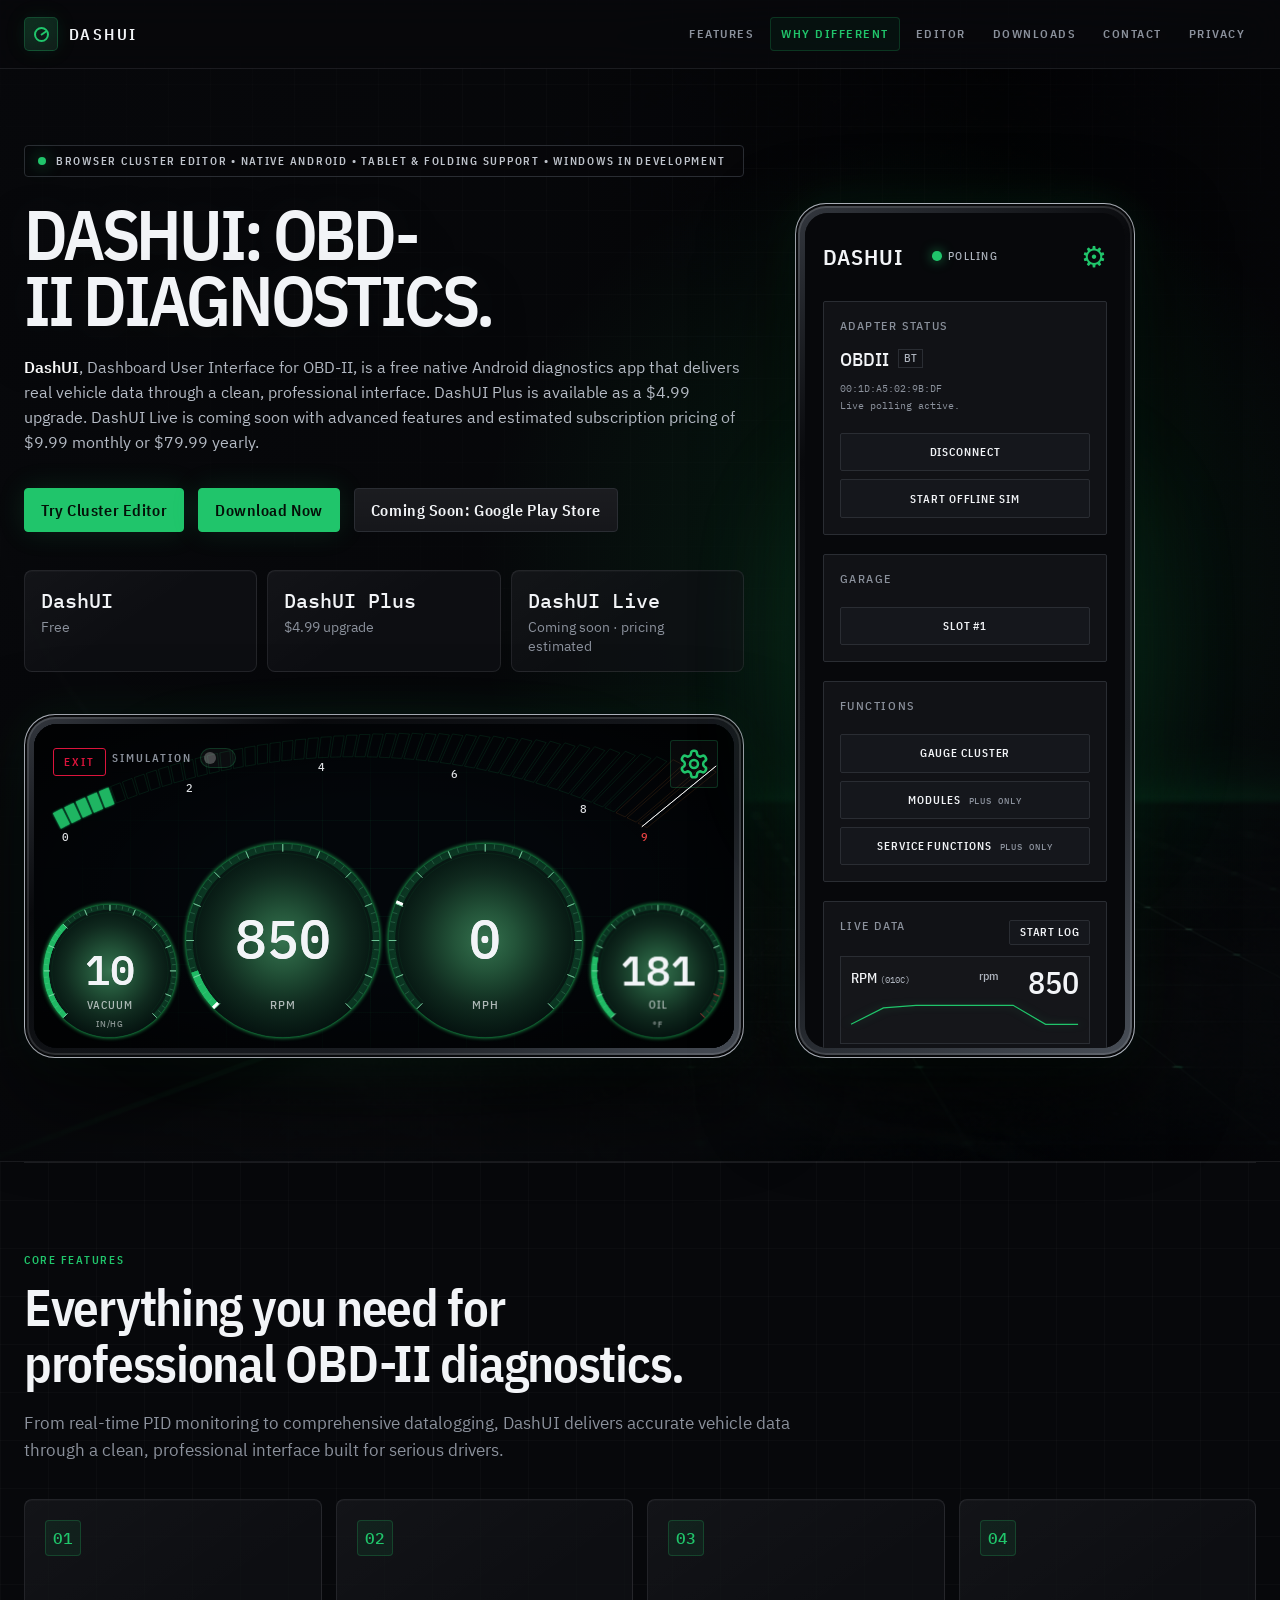
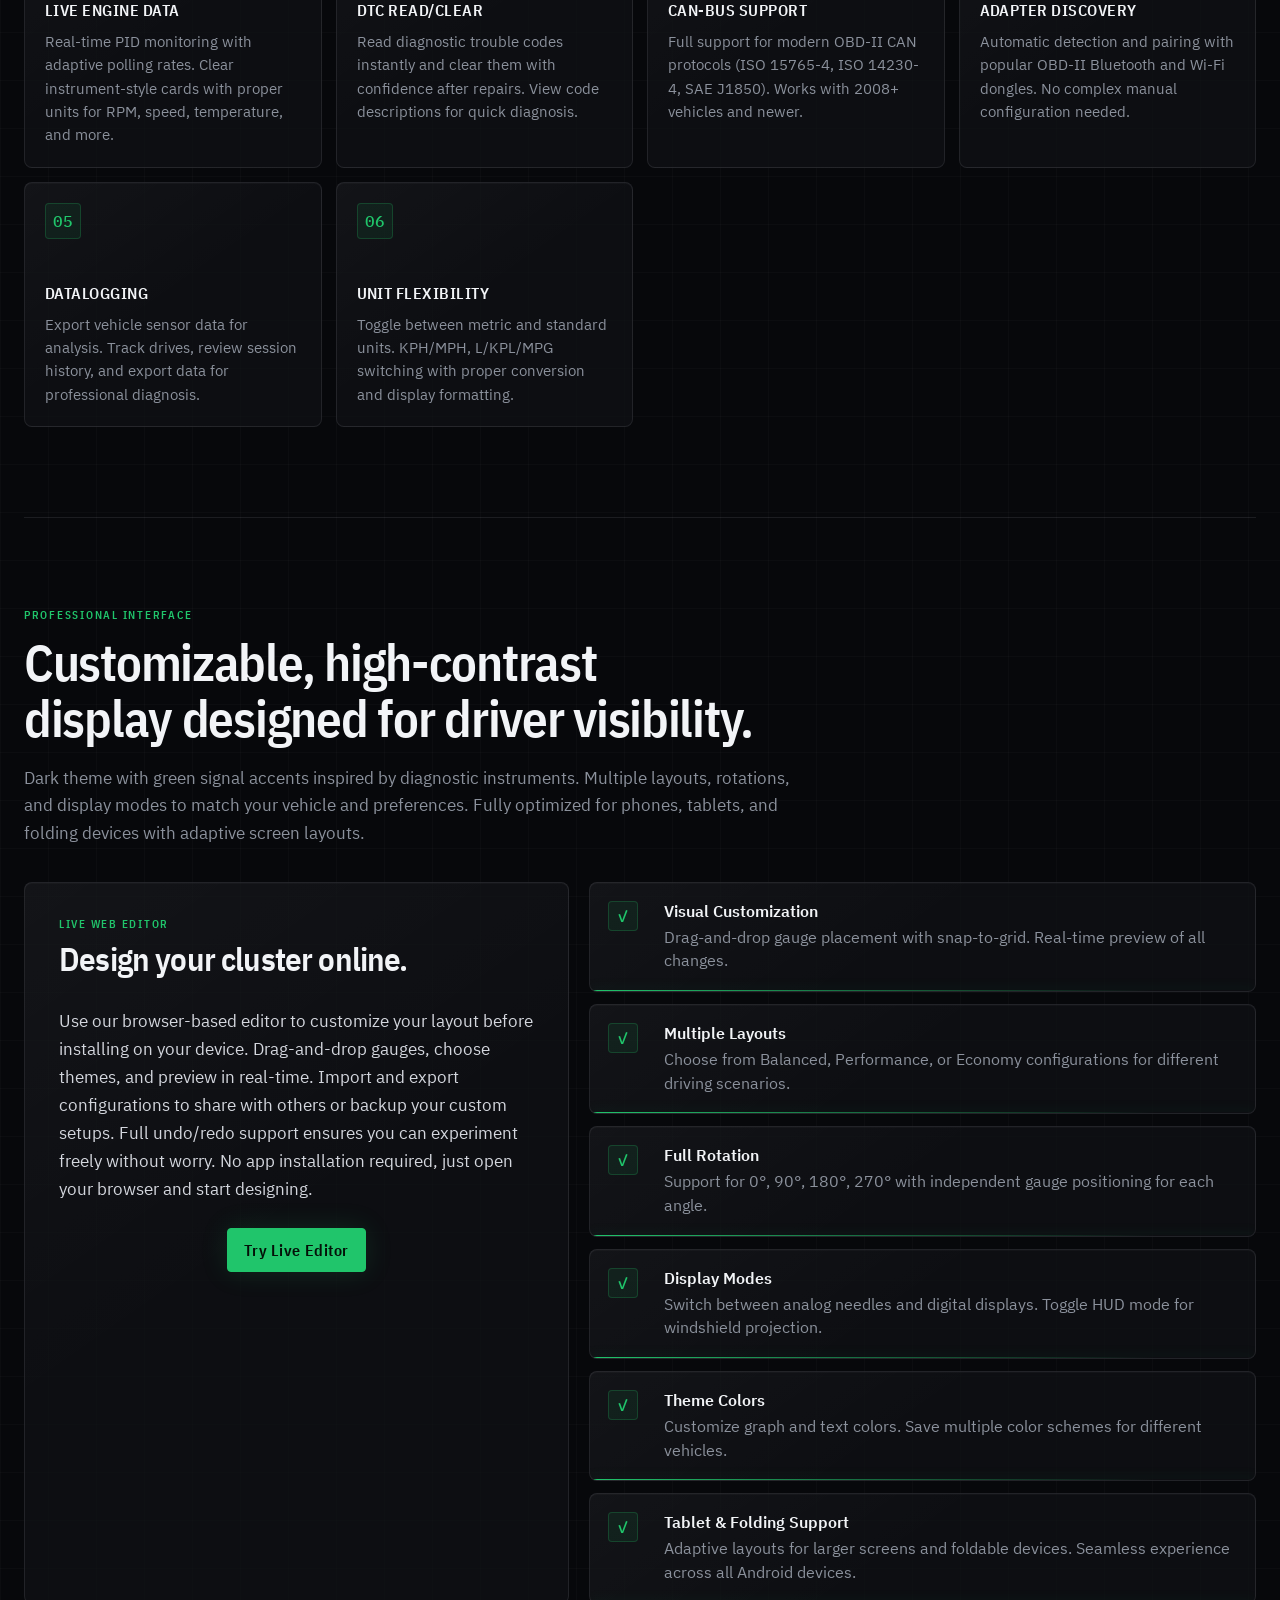
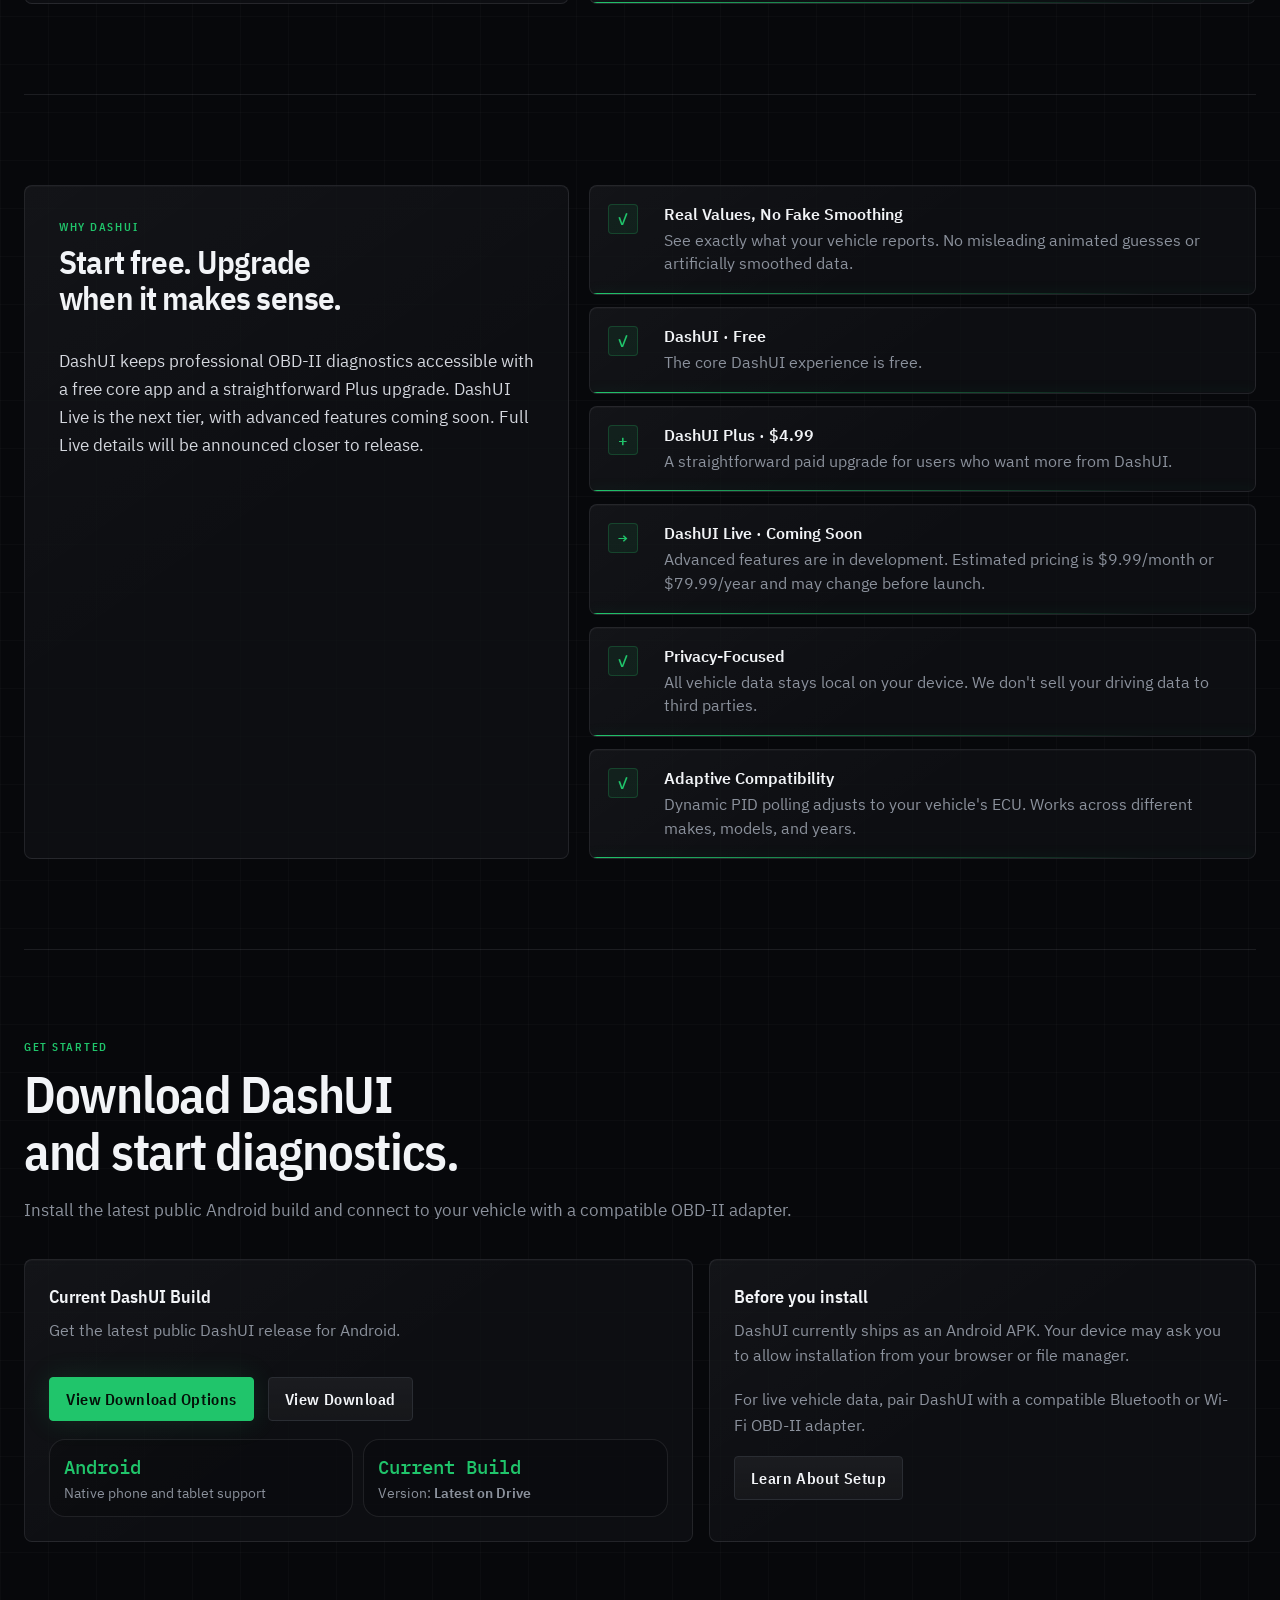
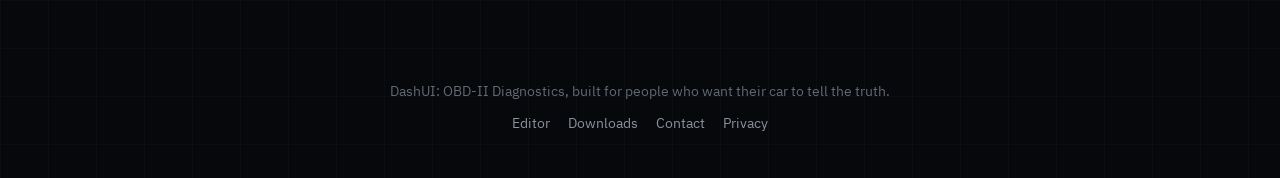
<file: index.html>
<!DOCTYPE html>
<html lang="en">
<head>
  <meta charset="UTF-8" />
  <meta name="viewport" content="width=device-width, initial-scale=1.0" />
  <title>DashUI: OBD-II Diagnostics</title>
  <meta name="description" content="DashUI is a native Android OBD-II diagnostics app coming soon to Google Play Store." />
  <style>
    :root {
      --bg: #08090b;
      --panel: #111216;
      --panel-2: #17181d;
      --line: #2b2d35;
      --line-soft: rgba(255,255,255,0.08);
      --text: #f0f1f5;
      --muted: #a4a7b2;
      --dim: #727681;
      --green: #20c56b;
      --green-soft: rgba(32,197,107,0.17);
      --red: #ef4a4a;
      --shadow: 0 30px 100px rgba(0,0,0,.55);
      --radius: 22px;
    }

    * { box-sizing: border-box; }
    html { scroll-behavior: auto; }

    body {
      margin: 0;
      min-height: 100vh;
      font-family: Inter, ui-sans-serif, system-ui, -apple-system, BlinkMacSystemFont, "Segoe UI", Roboto, Arial, sans-serif;
      color: var(--text);
      background:
        radial-gradient(circle at 78% 18%, rgba(32,197,107,0.16), transparent 32rem),
        linear-gradient(135deg, #050607 0%, #0b0c10 45%, #050607 100%);
      overflow-x: hidden;
    }

    body::before {
      content: "";
      position: fixed;
      inset: 0;
      pointer-events: none;
      background-image:
        linear-gradient(rgba(255,255,255,.025) 1px, transparent 1px),
        linear-gradient(90deg, rgba(255,255,255,.025) 1px, transparent 1px);
      background-size: 42px 42px;
      mask-image: radial-gradient(circle at top, black, transparent 78%);
    }

    button, .button, [role="button"] {
      pointer-events: none !important;
      cursor: default !important;
      text-decoration: none;
      transition: none !important;
      transform: none !important;
      user-select: none;
      color: inherit;
    }

    a {
      color: inherit;
      text-decoration: none;
    }

    nav a,
    .button[href],
    .footer-links a {
      pointer-events: auto !important;
      cursor: pointer !important;
      user-select: auto;
      transition: none !important;
      transform: none !important;
    }

    nav a.active,
    nav a:hover,
    .footer-links a:hover {
      color: var(--green);
    }

    .page {
      width: min(1180px, calc(100% - 36px));
      margin: 0 auto;
    }

    header {
      display: flex;
      align-items: center;
      justify-content: flex-start;
      gap: 14px;
      padding: 26px 0;
      position: relative;
      z-index: 4;
    }

    .brand {
      display: flex;
      align-items: center;
      gap: 12px;
      letter-spacing: .04em;
      font-weight: 900;
      font-size: clamp(1.3rem, 2vw, 1.55rem);
      line-height: 1;
      flex: 0 0 auto;
    }

    .mark {
      width: 38px;
      height: 38px;
      border: 1px solid var(--line);
      border-radius: 12px;
      background: linear-gradient(145deg, rgba(255,255,255,.07), transparent), #0d0e12;
      display: grid;
      place-items: center;
      box-shadow: inset 0 0 0 1px rgba(255,255,255,.03);
    }

    .mark span {
      width: 16px;
      height: 16px;
      border-radius: 50%;
      border: 2px solid var(--green);
      box-shadow: 0 0 22px rgba(32,197,107,.45);
      position: relative;
    }

    .mark span::after {
      content: "";
      position: absolute;
      left: 50%;
      top: 50%;
      width: 7px;
      height: 2px;
      background: var(--green);
      transform-origin: left center;
      transform: rotate(-35deg);
    }

    nav {
      display: flex;
      flex-wrap: wrap;
      align-items: center;
      justify-content: flex-start;
      gap: 6px 14px;
      color: var(--muted);
      font-size: .78rem;
      line-height: 1;
      max-width: min(650px, calc(100% - 150px));
      font-weight: 850;
      letter-spacing: .04em;
      text-transform: uppercase;
    }

    nav a {
      white-space: nowrap;
    }

    .hero {
      min-height: auto;
      display: grid;
      grid-template-columns: 1.1fr 0.9fr;
      gap: 24px;
      align-items: start;
      padding: 12px 0 72px;
    }

    .preview-stack {
      display: grid;
      gap: 18px;
      align-items: start;
      margin-top: -12px;
    }

    .phone-wrap {
      display: flex;
      justify-content: center;
      perspective: 1400px;
    }

    .phone-wrap + .phone-wrap {
      margin-top: 8px;
    }

    .eyebrow {
      width: max-content;
      display: flex;
      align-items: center;
      gap: 10px;
      padding: 8px 13px;
      border: 1px solid var(--line);
      border-radius: 999px;
      background: rgba(17,18,22,.72);
      color: var(--muted);
      font-size: .78rem;
      font-weight: 700;
      letter-spacing: .08em;
      text-transform: uppercase;
      margin-bottom: 24px;
    }

    .dot {
      width: 8px;
      height: 8px;
      border-radius: 50%;
      background: var(--green);
      box-shadow: 0 0 16px rgba(32,197,107,.7);
    }

    h1 {
      margin: 0;
      font-size: clamp(2.8rem, 6vw, 5.2rem);
      letter-spacing: -0.06em;
      line-height: 1.05;
      text-transform: none;
    }

    .hero-copy {
      padding-right: 24px;
    }
    .landscape-preview {
      display: flex;
      justify-content: flex-start;
      margin-top: 16px;
      max-width: 850px;
    }

    .subline {
      margin: 22px 0 0;
      max-width: 620px;
      color: #d7d9df;
      font-size: clamp(1rem, 1.8vw, 1.25rem);
      line-height: 1.52;
    }

    .subline strong { color: #fff; }

    .actions {
      display: flex;
      flex-wrap: wrap;
      gap: 14px;
      margin-top: 34px;
    }

    .button {
      display: inline-flex;
      align-items: center;
      justify-content: center;
      gap: 10px;
      min-height: 48px;
      padding: 0 18px;
      border-radius: 12px;
      border: 1px solid var(--line);
      background: #15161b;
      color: var(--text);
      font-weight: 750;
    }

    .button.primary {
      border-color: rgba(32,197,107,.46);
      background: linear-gradient(180deg, rgba(32,197,107,.22), rgba(32,197,107,.08));
      box-shadow: 0 0 42px rgba(32,197,107,.12);
    }

    .stats {
      display: grid;
      grid-template-columns: repeat(3, 1fr);
      gap: 10px;
      margin-top: 38px;
      max-width: 620px;
    }

    .stat {
      border: 1px solid var(--line-soft);
      border-radius: 16px;
      padding: 16px;
      background: rgba(17,18,22,.54);
    }

    .stat b {
      display: block;
      font-size: 1.25rem;
      margin-bottom: 4px;
    }

    .stat span {
      display: block;
      color: var(--muted);
      font-size: .85rem;
      line-height: 1.35;
    }

    .preview-stack {
      display: grid;
      gap: 18px;
      align-items: start;
      margin-top: -12px;
    }

    .phone-wrap {
      display: flex;
      justify-content: flex-start;
      perspective: 1400px;
    }

    .phone-wrap + .phone-wrap {
      margin-top: 8px;
      justify-content: center;
    }

    .phone-glow { position: relative; }
    .phone-glow::before {
      content: "";
      position: absolute;
      inset: 9% -11% 3%;
      background: radial-gradient(circle, rgba(32,197,107,0.25), transparent 62%);
      filter: blur(24px);
      z-index: -1;
    }

    .phone,
    .landscape-phone {
      position: relative;
      overflow: hidden;
      isolation: isolate;
      border-radius: 34px;
      --bezel-gap: 9px;
      /* Dark metal frame (black-titanium look). The body stays mainly dark;
         a bright silver crown rides the rounded outer edge to read as a lit
         chamfer, then falls off into a deep dark valley toward the screen.
         Built from concentric rings that follow the rounded rectangle, so the
         curvature reads identically on every edge and on both phones. */
      background: linear-gradient(180deg, #2c2f35 0%, #181a1f 48%, #101216 62%, #23262c 100%);
      border: 0;
      box-shadow:
        /* floats the device off the page */
        0 40px 110px rgba(0,0,0,.66),
        /* black outer rim, the dark edge of the curve */
        0 0 0 1px rgba(0,0,0,.9),
        /* bright silver crown catching light along the whole outer edge */
        inset 0 0 0 1px rgba(232,238,245,.95),
        /* silver falloff just inside the crown (the curve rolling away) */
        inset 0 0 0 2.5px rgba(120,131,145,.4),
        /* deep dark valley so the body reads as mainly dark and rounded */
        inset 0 0 9px 5px rgba(0,0,0,.6);
    }

    .phone {
      width: min(357px, 75vw);
      padding: var(--bezel-gap);
      transform:
        perspective(1400px)
        rotateX(9deg)
        rotateY(-18deg)
        rotateZ(-1.5deg);
      transform-origin: center center;
    }

    .landscape-phone {
      width: min(750px, 85vw);
      --bezel-gap: 9px;
      padding: var(--bezel-gap);
      transform:
        perspective(1400px)
        rotateX(12deg)
        rotateY(0deg)
        rotateZ(0deg);
      transform-origin: center center;
    }

    .screen {
      border-radius: 26px;
      overflow: hidden;
      background: #07080b;
      border: 0;
      display: block;
      width: 100%;
      height: auto;
      position: relative;
      z-index: 1;
      box-shadow:
        /* dark seam where the glass meets the metal frame */
        0 0 0 1px rgba(0,0,0,.7),
        /* faint silver lip where the bezel curves back up to the glass */
        0 0 0 2px rgba(150,161,175,.28),
        /* glass sits recessed below the bezel, deepening the rounded frame */
        inset 0 2px 6px rgba(0,0,0,.7),
        inset 0 0 0 1px rgba(255,255,255,.04);
    }

    .cluster-card {
      border-radius: 28px;
      padding: 14px;
      background:
        linear-gradient(180deg, rgba(255,255,255,0.06), transparent 20%),
        linear-gradient(145deg, rgba(32,197,107,0.08), transparent 36%),
        rgba(9,10,13,0.96);
      border: 1px solid rgba(32,197,107,0.16);
      box-shadow: var(--shadow), inset 0 0 0 1px rgba(255,255,255,0.03);
      overflow: hidden;
    }

    .cluster-card img {
      display: block;
      width: 100%;
      height: auto;
      border-radius: 18px;
      border: 1px solid rgba(255,255,255,.04);
      background: #030508;
    }

    .cluster-card img[src*="dashui-phone-cluster-preview"] {
      border: none;
      background: transparent;
      box-shadow: 0 24px 80px rgba(0,0,0,.45);
    }

    .phone.secondary-phone {
      width: min(780px, 96vw);
      transform: none;
    }

    .preview-stack .phone-wrap + .phone-wrap {
      margin-top: 4px;
    }

    .screen.landscape-screen {
      aspect-ratio: 1843 / 853;
      object-fit: cover;
      background: #020508;
    }

    .cluster-renderer-frame {
      display: block;
      border: 0;
      background: #03060a;
      pointer-events: none;
    }

    section {
      padding: 90px 0;
      border-top: 1px solid rgba(255,255,255,.07);
    }

    .section-head {
      max-width: 760px;
      margin-bottom: 34px;
    }

    .section-kicker {
      color: var(--green);
      text-transform: uppercase;
      letter-spacing: .12em;
      font-size: .78rem;
      font-weight: 800;
      margin-bottom: 12px;
    }

    h2 {
      margin: 0;
      font-size: clamp(1.4rem, 2.8vw, 2.4rem);
      line-height: 1.1;
      letter-spacing: -0.03em;
    }

    .section-head p {
      color: var(--muted);
      font-size: 1.05rem;
      line-height: 1.65;
      margin: 18px 0 0;
    }

    .grid {
      display: grid;
      grid-template-columns: repeat(4, 1fr);
      gap: 14px;
    }

    .feature {
      border: 1px solid var(--line-soft);
      border-radius: var(--radius);
      background: rgba(17,18,22,.62);
      padding: 22px;
      min-height: 220px;
      box-shadow: inset 0 0 0 1px rgba(255,255,255,.02);
    }

    .feature .icon {
      width: 36px;
      height: 36px;
      border-radius: 11px;
      background: var(--green-soft);
      border: 1px solid rgba(32,197,107,.27);
      display: grid;
      place-items: center;
      margin-bottom: 28px;
      color: var(--green);
      font-weight: 900;
    }

    .feature h3 {
      margin: 0 0 10px;
      font-size: 1rem;
    }

    .feature p {
      margin: 0;
      color: var(--muted);
      line-height: 1.55;
      font-size: .94rem;
    }

    .split {
      display: grid;
      grid-template-columns: .9fr 1.1fr;
      gap: 20px;
      align-items: stretch;
    }

    .callout {
      border: 1px solid rgba(32,197,107,.22);
      border-radius: 28px;
      padding: 34px;
      background: linear-gradient(145deg, rgba(32,197,107,.13), transparent 55%), rgba(17,18,22,.72);
      display: flex;
      flex-direction: column;
    }

    .callout .section-kicker {
      margin-bottom: 10px;
    }

    .callout h2 {
      margin-bottom: 14px;
    }

    .callout p {
      margin-bottom: 0;
    }

    .callout .actions {
      display: flex;
      justify-content: center;
      margin-top: 24px;
    }

    .callout h2 { font-size: clamp(1.4rem, 2.6vw, 2.2rem); line-height: 1.1; }
    .callout p { color: #d4d7de; line-height: 1.65; font-size: 1.06rem; }

    .bullet-panel {
      display: grid;
      gap: 12px;
    }

    .truth-row {
      display: grid;
      grid-template-columns: 42px 1fr;
      gap: 14px;
      padding: 18px;
      border: 1px solid var(--line-soft);
      border-radius: 18px;
      background: rgba(17,18,22,.55);
    }

    .truth-row b { display: block; margin-bottom: 5px; }
    .truth-row span { color: var(--muted); line-height: 1.48; }

    .check {
      width: 30px;
      height: 30px;
      border-radius: 50%;
      background: var(--green-soft);
      border: 1px solid rgba(32,197,107,.28);
      display: grid;
      place-items: center;
      color: var(--green);
      font-weight: 900;
    }

    .contact-card {
      border-radius: 34px;
      border: 1px solid var(--line-soft);
      background: linear-gradient(145deg, rgba(255,255,255,.07), transparent 40%), #111216;
      padding: clamp(26px, 5vw, 54px);
      text-align: center;
      box-shadow: var(--shadow);
    }

    .coming {
      display: inline-flex;
      align-items: center;
      gap: 10px;
      padding: 9px 14px;
      border-radius: 999px;
      background: rgba(32,197,107,.13);
      border: 1px solid rgba(32,197,107,.3);
      color: #dfffee;
      font-size: .82rem;
      text-transform: uppercase;
      letter-spacing: .08em;
      font-weight: 850;
      margin-bottom: 22px;
    }

    .contact-card h2 { margin-bottom: 18px; }
    .contact-card p {
      max-width: 720px;
      margin: 0 auto 28px;
      color: var(--muted);
      line-height: 1.65;
      font-size: 1.08rem;
    }

    .contact-links {
      display: flex;
      flex-wrap: wrap;
      justify-content: center;
      gap: 12px;
    }

    footer {
      color: var(--dim);
      padding: 34px 0 46px;
      text-align: center;
      font-size: .9rem;
    }

    .footer-links {
      display: flex;
      justify-content: center;
      gap: 18px;
      flex-wrap: wrap;
      margin-top: 12px;
      color: var(--muted);
      font-size: .86rem;
    }


    .download-panel {
      display: grid;
      grid-template-columns: minmax(0, 1.1fr) minmax(260px, 0.9fr);
      gap: 16px;
      align-items: stretch;
    }

    .download-card,
    .download-meta-card {
      border: 1px solid var(--line-soft);
      border-radius: var(--radius);
      background: rgba(17,18,22,.62);
      padding: 24px;
      box-shadow: inset 0 0 0 1px rgba(255,255,255,.02);
    }

    .download-card h3,
    .download-meta-card h3 {
      margin: 0 0 10px;
      font-size: 1.15rem;
    }

    .download-card p,
    .download-meta-card p {
      color: var(--muted);
      line-height: 1.6;
      margin: 0 0 18px;
    }

    .download-stats {
      display: grid;
      grid-template-columns: repeat(2, minmax(0, 1fr));
      gap: 10px;
      margin: 18px 0 0;
    }

    .download-stat {
      border: 1px solid var(--line-soft);
      border-radius: 16px;
      padding: 14px;
      background: rgba(0,0,0,.18);
    }

    .download-stat b {
      display: block;
      font-size: 1.2rem;
      margin-bottom: 3px;
      color: var(--green);
    }

    .download-stat span {
      color: var(--muted);
      font-size: .85rem;
    }

    @media (max-width: 760px) {
      .download-panel { grid-template-columns: 1fr; }
      .download-stats { grid-template-columns: 1fr; }
    }
    @media (max-width: 960px) {
      header {
        gap: 12px;
      }

      nav {
        display: flex;
        max-width: calc(100% - 150px);
        gap: 6px 12px;
        font-size: .74rem;
      }

      .hero { grid-template-columns: 1fr; padding-top: 34px; gap: 46px; min-height: auto; }
      .phone,
      .landscape-phone { transform: none; }
      .grid { grid-template-columns: repeat(2, 1fr); }
      .split { grid-template-columns: 1fr; }
      .preview-stack { max-width: 780px; margin: 0 auto; }
    }

    @media (max-width: 760px) {
      .hero { padding-bottom: 66px; }
      h1 { font-size: clamp(3rem, 16vw, 5.4rem); }
      .subline { font-size: 1.05rem; }
      .phone { width: min(405px, 94vw); padding: 4px; }
      .landscape-phone { width: min(750px, 94vw); padding: 5px; }
      .cluster-card { padding: 10px; border-radius: 22px; }
    }

    @media (max-width: 620px) {
      .page { width: min(100% - 24px, 1180px); }
      header { padding-top: 18px; }
      .brand { font-size: 1.18rem; }
      nav {
        max-width: calc(100% - 142px);
        gap: 5px 10px;
        font-size: .7rem;
      }
      .stats { grid-template-columns: 1fr; }
      .grid { grid-template-columns: 1fr; }
      section { padding: 64px 0; }
      .actions .button, .contact-links .button { width: 100%; }
    }

    @media (max-width: 500px) {
      header {
        flex-direction: column;
        align-items: flex-start;
        gap: 12px;
      }

      nav {
        max-width: 100%;
        font-size: .72rem;
      }
    }

    @media (max-width: 420px) {
      .page { width: min(100% - 18px, 1180px); }
      .eyebrow { width: 100%; justify-content: center; font-size: .68rem; }
      h1 { font-size: clamp(2.65rem, 17vw, 4.6rem); }
      .phone,
      .landscape-phone { width: 100%; }
      .feature, .callout, .truth-row { padding: 18px; }
      .contact-card { border-radius: 24px; }
    }


    /* ============== uniform DashUI site header ============== */
    .site-header {
      display: block;
      position: relative;
      top: auto;
      z-index: 40;
      width: 100%;
      padding: 0;
      margin: 0;
      background: transparent;
      border: 0;
      backdrop-filter: none;
      -webkit-backdrop-filter: none;
      box-shadow: none;
      font-family: Inter, ui-sans-serif, system-ui, -apple-system, BlinkMacSystemFont, "Segoe UI", Roboto, Arial, sans-serif;
    }

    .site-header-inner {
      width: min(1180px, calc(100% - 36px));
      max-width: none;
      margin: 0 auto;
      padding: 26px 0;
      display: flex;
      align-items: center;
      justify-content: flex-start;
      gap: 14px;
    }

    .site-brand {
      display: inline-flex;
      align-items: center;
      gap: 12px;
      color: var(--text);
      text-decoration: none;
      letter-spacing: 0.04em;
      font-weight: 900;
      font-size: clamp(1.3rem, 2vw, 1.55rem);
      line-height: 1;
      flex: 0 0 auto;
      white-space: nowrap;
      pointer-events: auto !important;
      cursor: pointer !important;
    }

    .site-mark {
      width: 38px;
      height: 38px;
      border: 1px solid var(--line, var(--divider, #2b2d35));
      border-radius: 12px;
      background: linear-gradient(145deg, rgba(255,255,255,.07), transparent), #0d0e12;
      display: grid;
      place-items: center;
      box-shadow: inset 0 0 0 1px rgba(255,255,255,.03);
      flex: 0 0 auto;
    }

    .site-mark span {
      width: 16px;
      height: 16px;
      border-radius: 50%;
      border: 2px solid var(--green, var(--accent, #20c56b));
      box-shadow: 0 0 22px color-mix(in srgb, var(--green, var(--accent, #20c56b)) 45%, transparent);
      position: relative;
    }

    .site-mark span::after {
      content: "";
      position: absolute;
      left: 50%;
      top: 50%;
      width: 7px;
      height: 2px;
      background: var(--green, var(--accent, #20c56b));
      transform-origin: left center;
      transform: rotate(-35deg);
    }

    .site-nav {
      display: flex;
      flex-wrap: wrap;
      align-items: center;
      justify-content: flex-start;
      gap: 6px 14px;
      max-width: min(650px, calc(100% - 150px));
      color: var(--muted);
      font-size: 0.78rem;
      line-height: 1;
      font-weight: 850;
      letter-spacing: 0.04em;
      text-transform: uppercase;
    }

    .site-nav a {
      display: inline-flex;
      align-items: center;
      color: inherit;
      text-decoration: none;
      white-space: nowrap;
      padding: 0;
      border: 0;
      border-radius: 0;
      background: transparent;
      transition: none;
      transform: none;
    }

    .site-nav a:hover,
    .site-nav a:focus-visible,
    .site-nav a[aria-current="page"] {
      color: var(--green, var(--accent, #20c56b));
      background: transparent;
      outline: none;
    }

    @media (max-width: 960px) {
      .site-header-inner {
        gap: 12px;
      }

      .site-nav {
        max-width: calc(100% - 150px);
        gap: 6px 12px;
        font-size: 0.74rem;
      }
    }

    @media (max-width: 620px) {
      .site-header-inner {
        width: min(100% - 24px, 1180px);
        padding-top: 18px;
      }

      .site-brand {
        font-size: 1.18rem;
      }

      .site-nav {
        max-width: calc(100% - 142px);
        gap: 5px 10px;
        font-size: 0.7rem;
      }
    }

    @media (max-width: 500px) {
      .site-header-inner {
        flex-direction: column;
        align-items: flex-start;
        gap: 12px;
      }

      .site-nav {
        max-width: 100%;
        font-size: 0.72rem;
      }
    }

  </style>
  <link rel="stylesheet" href="assets/site.css" />
  <script src="assets/site.js" defer></script>
</head>
<body>
  <header class="site-header">
    <div class="site-header-inner" aria-label="Site navigation">
      <a class="site-brand" href="index.html" aria-label="DashUI home">
        <span class="site-mark" aria-hidden="true"><span></span></span>
        <span>DASHUI</span>
      </a>

      <nav class="site-nav" aria-label="Primary navigation">
        <a href="index.html#features">Features</a>
        <a href="index.html#different">Why Different</a>
        <a href="editor.html">Editor</a>
        <a href="downloads.html">Downloads</a>
        <a href="contact.html">Contact</a>
        <a href="privacy.html">Privacy</a>
      </nav>
    </div>
  </header>

  <main id="top" class="page">
    <div class="hero">
      <div class="hero-copy">
        <div class="eyebrow"><span class="dot"></span> Browser Cluster Editor • Native Android • Tablet & Folding Support • Windows in Development</div>
        <h1>DashUI: OBD-II Diagnostics.</h1>
        <p class="subline"><strong>DashUI</strong>, Dashboard User Interface for OBD-II, is a free native Android diagnostics app that delivers real vehicle data through a clean, professional interface. DashUI Plus is available as a $4.99 upgrade. DashUI Live is coming soon with advanced features and estimated subscription pricing of $9.99 monthly or $79.99 yearly.</p>
        <div class="actions">
          <a class="button primary" href="editor.html" aria-label="Try the DashUI cluster editor">Try Cluster Editor</a>
          <a class="button primary" href="downloads.html" aria-label="Download DashUI: OBD-II Diagnostics">Download Now</a>
          <span class="button">Coming Soon: Google Play Store</span>
        </div>
        <div class="stats" aria-label="DashUI editions and pricing">
          <div class="stat"><b>DashUI</b><span>Free</span></div>
          <div class="stat"><b>DashUI Plus</b><span>$4.99 upgrade</span></div>
          <div class="stat"><b>DashUI Live</b><span>Coming soon · pricing estimated</span></div>
        </div>

        <div class="landscape-preview" aria-label="DashUI landscape cluster preview">
          <div class="phone-glow">
            <div class="phone landscape-phone">
              <iframe class="screen landscape-screen cluster-renderer-frame" data-cluster-renderer
                src="assets/cluster-renderer-0.8.74.html" title="DashUI 0.8.74 live gauge cluster"
                loading="eager" scrolling="no"></iframe>
            </div>
          </div>
        </div>
      </div>

      <div class="preview-stack" aria-label="DashUI portrait preview">
        <div class="phone-wrap" aria-label="DashUI portrait phone preview">
          <div class="phone-glow">
            <div class="phone">
              <div class="screen portrait-screen" data-scroll-screen>
                <div class="portrait-scroll-content">
                  <div class="app-home">
                    <div class="app-home-header">
                      <strong>DASHUI</strong>
                      <span class="connection-pill"><i></i>POLLING</span>
                      <span class="app-gear">⚙</span>
                    </div>
                    <section class="app-panel adapter-panel">
                      <h3>ADAPTER STATUS</h3>
                      <div class="adapter-name"><strong>OBDII</strong><span>BT</span></div>
                      <p>00:1D:A5:02:9B:DF<br>Live polling active.</p>
                      <button>DISCONNECT</button>
                      <button>START OFFLINE SIM</button>
                    </section>
                    <section class="app-panel garage-panel">
                      <h3>GARAGE</h3><button>SLOT #1</button>
                    </section>
                    <section class="app-panel functions-panel">
                      <h3>FUNCTIONS</h3>
                      <button>GAUGE CLUSTER</button>
                      <button>MODULES <em>PLUS ONLY</em></button>
                      <button>SERVICE FUNCTIONS <em>PLUS ONLY</em></button>
                    </section>
                    <section class="app-panel live-data-panel">
                      <div class="live-data-head"><h3>LIVE DATA</h3><button>START LOG</button></div>
                      <div class="home-pid-row" data-home-pid="rpm">
                        <div><b>RPM <small>(010C)</small></b><span>rpm</span><strong data-telemetry="rpm">850</strong></div>
                        <svg viewBox="0 0 100 22" preserveAspectRatio="none"><polyline data-spark="rpm" points="0,18 100,18" /></svg>
                      </div>
                      <div class="home-pid-row" data-home-pid="speed">
                        <div><b>Vehicle Speed <small>(010D)</small></b><span>MPH</span><strong data-telemetry="speed">0</strong></div>
                        <svg viewBox="0 0 100 22" preserveAspectRatio="none"><polyline data-spark="speed" points="0,18 100,18" /></svg>
                      </div>
                      <div class="home-pid-row"><div><b>Coolant Temp <small>(0105)</small></b><span>°F</span><strong>177</strong></div><svg viewBox="0 0 100 22"><polyline points="0,18 70,18 72,8 100,8" /></svg></div>
                      <div class="home-pid-row"><div><b>MAF Rate <small>(0110)</small></b><span>g/s</span><strong data-telemetry="maf">5.6</strong></div><svg viewBox="0 0 100 22" preserveAspectRatio="none"><polyline data-spark="maf" points="0,18 100,18" /></svg></div>
                      <div class="home-pid-row"><div><b>Throttle <small>(0111)</small></b><span>%</span><strong data-telemetry="throttle">2</strong></div><svg viewBox="0 0 100 22" preserveAspectRatio="none"><polyline data-spark="throttle" points="0,18 100,18" /></svg></div>
                      <div class="home-pid-row" data-home-pid="boost">
                        <div><b><span data-telemetry-label="boost">VACUUM</span> <small>(010B)</small></b><span data-telemetry-unit="boost">inHg</span><strong data-telemetry="boost">10.0</strong></div>
                        <svg viewBox="0 0 100 22" preserveAspectRatio="none"><polyline data-spark="boost" points="0,18 100,18" /></svg>
                      </div>
                      <div class="home-pid-row"><div><b>Oil Temp <small>(015C)</small></b><span>°F</span><strong>181</strong></div><svg viewBox="0 0 100 22"><polyline points="0,18 100,18" /></svg></div>
                      <div class="home-pid-row"><div><b>Battery Voltage <small>(0142)</small></b><span>V</span><strong>14.18</strong></div><svg viewBox="0 0 100 22"><polyline points="0,18 30,12 100,9" /></svg></div>
                    </section>
                    <section class="app-panel version-panel"><h3>APP VERSION</h3><strong>v0.8.74</strong><button>APP INFO</button><button>EXPORT DIAGNOSTICS</button></section>
                    <button class="report-button">REPORT ISSUE</button>
                  </div>
                </div>
              </div>
            </div>
          </div>
        </div>
      </div>
    </div>

    <section id="features">
      <div class="section-head">
        <div class="section-kicker">Core Features</div>
        <h2>Everything you need for professional OBD-II diagnostics.</h2>
        <p>From real-time PID monitoring to comprehensive datalogging, DashUI delivers accurate vehicle data through a clean, professional interface built for serious drivers.</p>
      </div>
      <div class="grid">
        <article class="feature">
          <div class="icon">01</div>
          <h3>Live Engine Data</h3>
          <p>Real-time PID monitoring with adaptive polling rates. Clear instrument-style cards with proper units for RPM, speed, temperature, and more.</p>
        </article>
        <article class="feature">
          <div class="icon">02</div>
          <h3>DTC Read/Clear</h3>
          <p>Read diagnostic trouble codes instantly and clear them with confidence after repairs. View code descriptions for quick diagnosis.</p>
        </article>
        <article class="feature">
          <div class="icon">03</div>
          <h3>CAN-BUS Support</h3>
          <p>Full support for modern OBD-II CAN protocols (ISO 15765-4, ISO 14230-4, SAE J1850). Works with 2008+ vehicles and newer.</p>
        </article>
        <article class="feature">
          <div class="icon">04</div>
          <h3>Adapter Discovery</h3>
          <p>Automatic detection and pairing with popular OBD-II Bluetooth and Wi-Fi dongles. No complex manual configuration needed.</p>
        </article>
        <article class="feature">
          <div class="icon">05</div>
          <h3>Datalogging</h3>
          <p>Export vehicle sensor data for analysis. Track drives, review session history, and export data for professional diagnosis.</p>
        </article>
        <article class="feature">
          <div class="icon">06</div>
          <h3>Unit Flexibility</h3>
          <p>Toggle between metric and standard units. KPH/MPH, L/KPL/MPG switching with proper conversion and display formatting.</p>
        </article>
      </div>
    </section>

    <section id="interface">
      <div class="section-head">
        <div class="section-kicker">Professional Interface</div>
        <h2>Customizable, high-contrast display designed for driver visibility.</h2>
        <p>Dark theme with green signal accents inspired by diagnostic instruments. Multiple layouts, rotations, and display modes to match your vehicle and preferences. Fully optimized for phones, tablets, and folding devices with adaptive screen layouts.</p>
      </div>
      <div class="split">
        <div class="callout">
          <div class="section-kicker">Live Web Editor</div>
          <h2>Design your cluster online.</h2>
          <p>Use our browser-based editor to customize your layout before installing on your device. Drag-and-drop gauges, choose themes, and preview in real-time. Import and export configurations to share with others or backup your custom setups. Full undo/redo support ensures you can experiment freely without worry. No app installation required, just open your browser and start designing.</p>
          <div class="actions" style="margin-top: 24px;">
            <a class="button primary" href="editor.html">Try Live Editor</a>
          </div>
        </div>
        <div class="bullet-panel">
          <div class="truth-row">
            <div class="check">✓</div>
            <div><b>Visual Customization</b><span>Drag-and-drop gauge placement with snap-to-grid. Real-time preview of all changes.</span></div>
          </div>
          <div class="truth-row">
            <div class="check">✓</div>
            <div><b>Multiple Layouts</b><span>Choose from Balanced, Performance, or Economy configurations for different driving scenarios.</span></div>
          </div>
          <div class="truth-row">
            <div class="check">✓</div>
            <div><b>Full Rotation</b><span>Support for 0°, 90°, 180°, 270° with independent gauge positioning for each angle.</span></div>
          </div>
          <div class="truth-row">
            <div class="check">✓</div>
            <div><b>Display Modes</b><span>Switch between analog needles and digital displays. Toggle HUD mode for windshield projection.</span></div>
          </div>
          <div class="truth-row">
            <div class="check">✓</div>
            <div><b>Theme Colors</b><span>Customize graph and text colors. Save multiple color schemes for different vehicles.</span></div>
          </div>
          <div class="truth-row">
            <div class="check">✓</div>
            <div><b>Tablet & Folding Support</b><span>Adaptive layouts for larger screens and foldable devices. Seamless experience across all Android devices.</span></div>
          </div>
        </div>
      </div>
    </section>

    <section id="different">
      <div class="split">
        <div class="callout">
          <div class="section-kicker">Why DashUI</div>
          <h2>Start free. Upgrade when it makes sense.</h2>
          <p>DashUI keeps professional OBD-II diagnostics accessible with a free core app and a straightforward Plus upgrade. DashUI Live is the next tier, with advanced features coming soon. Full Live details will be announced closer to release.</p>
        </div>
        <div class="bullet-panel">
          <div class="truth-row">
            <div class="check">✓</div>
            <div><b>Real Values, No Fake Smoothing</b><span>See exactly what your vehicle reports. No misleading animated guesses or artificially smoothed data.</span></div>
          </div>
          <div class="truth-row">
            <div class="check">✓</div>
            <div><b>DashUI · Free</b><span>The core DashUI experience is free.</span></div>
          </div>
          <div class="truth-row">
            <div class="check">+</div>
            <div><b>DashUI Plus · $4.99</b><span>A straightforward paid upgrade for users who want more from DashUI.</span></div>
          </div>
          <div class="truth-row">
            <div class="check">→</div>
            <div><b>DashUI Live · Coming Soon</b><span>Advanced features are in development. Estimated pricing is $9.99/month or $79.99/year and may change before launch.</span></div>
          </div>
          <div class="truth-row">
            <div class="check">✓</div>
            <div><b>Privacy-Focused</b><span>All vehicle data stays local on your device. We don't sell your driving data to third parties.</span></div>
          </div>
          <div class="truth-row">
            <div class="check">✓</div>
            <div><b>Adaptive Compatibility</b><span>Dynamic PID polling adjusts to your vehicle's ECU. Works across different makes, models, and years.</span></div>
          </div>
        </div>
      </div>
    </section>

    <section id="downloads">
      <div class="section-head">
        <div class="section-kicker">Get Started</div>
        <h2>Download DashUI and start diagnostics.</h2>
        <p>Install the latest public Android build and connect to your vehicle with a compatible OBD-II adapter.</p>
      </div>

      <div class="download-panel">
        <article class="download-card">
          <h3>Current DashUI Build</h3>
          <p>Get the latest public DashUI release for Android.</p>
          <div class="actions">
            <a class="button primary" href="downloads.html">View Download Options</a>
            <a class="button" href="https://drive.google.com/file/d/1bW5C06iUTrKEwmWQu8i_jXo2aPC1j9pJ/view?usp=drive_link" target="_blank" rel="noopener">View Download</a>
          </div>
          <div class="download-stats">
            <div class="download-stat"><b>Android</b><span>Native phone and tablet support</span></div>
            <div class="download-stat"><b>Current Build</b><span>Version: <strong id="main-apk-version">Latest on Drive</strong></span></div>
          </div>
        </article>

        <aside class="download-meta-card">
          <h3>Before you install</h3>
          <p>DashUI currently ships as an Android APK. Your device may ask you to allow installation from your browser or file manager.</p>
          <p>For live vehicle data, pair DashUI with a compatible Bluetooth or Wi-Fi OBD-II adapter.</p>
          <div class="actions" style="margin-top: 18px;">
            <a class="button secondary" href="downloads.html">Learn About Setup</a>
          </div>
        </aside>
      </div>
    </section>

  </main>

  <footer class="page">
    <p>DashUI: OBD-II Diagnostics, built for people who want their car to tell the truth.</p>
<div class="footer-links" aria-label="Footer navigation">
      <a href="editor.html">Editor</a>
      <a href="downloads.html">Downloads</a>
      <a href="contact.html">Contact</a>
      <a href="privacy.html">Privacy</a>
    </div>
  </footer>

  <script>
    // Keep the main-page build label in sync with the latest public APK.
    (function () {
      var VERSION_SCRIPT_URL = "https://script.google.com/macros/s/AKfycbz95E4reMNtw6AsAmxVVGtg_6YgGcmwZ4bJg1apPmZDXSJijqeIED_FYApv_EPdMP2p/exec";
      var target = document.getElementById("main-apk-version");
      if (!target || !/^https:\/\//.test(VERSION_SCRIPT_URL)) return;

      window.__dashuiMainApkVersion = function (data) {
        if (data && data.name) target.textContent = data.name;
      };

      var s = document.createElement("script");
      s.async = true;
      s.src = VERSION_SCRIPT_URL +
        (VERSION_SCRIPT_URL.indexOf("?") === -1 ? "?" : "&") +
        "callback=__dashuiMainApkVersion";
      document.body.appendChild(s);
    })();
  </script>
</body>
</html>
</file>
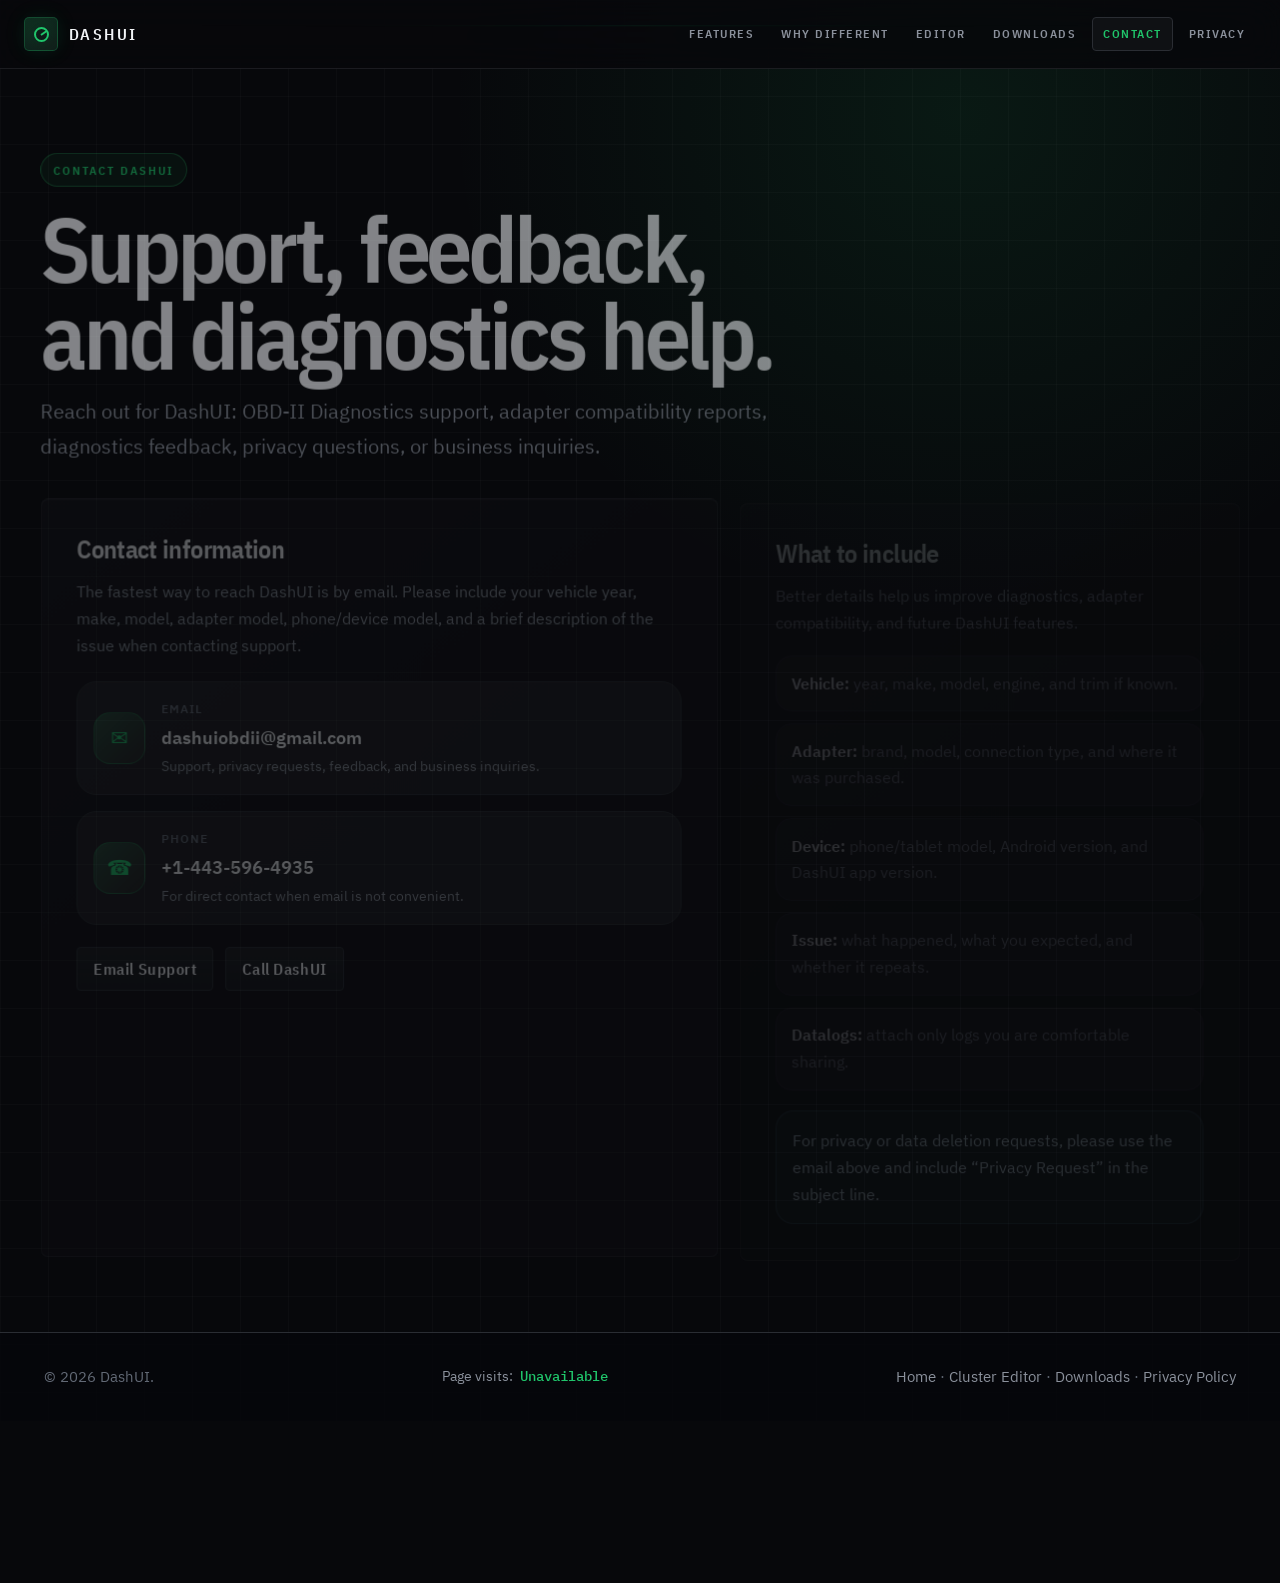
<file: contact/index.html>
<!DOCTYPE html>
<html lang="en">
<head>
  <meta http-equiv="refresh" content="0; url=../contact.html" />
  <link rel="canonical" href="https://dashuiobd.com/contact.html" />
  <meta charset="UTF-8" />
  <meta name="viewport" content="width=device-width, initial-scale=1.0" />
  <title>Contact | DashUI: OBD-II Diagnostics</title>
  <meta name="description" content="Contact DashUI for support, feedback, and questions about the Android OBD-II diagnostics app." />
  <style>
    :root {
      --bg: #08090b;
      --panel: #111216;
      --panel-2: #17181d;
      --line: #2b2d35;
      --line-soft: rgba(255,255,255,0.08);
      --text: #f0f1f5;
      --muted: #a4a7b2;
      --dim: #727681;
      --green: #20c56b;
      --green-soft: rgba(32,197,107,0.17);
      --cyan: #2fc8ef;
      --cyan-soft: rgba(47,200,239,.16);
      --red: #ef4a4a;
      --shadow: 0 30px 100px rgba(0,0,0,.55);
      --radius: 22px;
    }

    * { box-sizing: border-box; }
    html { scroll-behavior: auto; }

    body {
      margin: 0;
      min-height: 100vh;
      font-family: Inter, ui-sans-serif, system-ui, -apple-system, BlinkMacSystemFont, "Segoe UI", Roboto, Arial, sans-serif;
      color: var(--text);
      background:
        radial-gradient(circle at 78% 18%, rgba(32,197,107,.16), transparent 32rem),
        radial-gradient(circle at 18% 82%, rgba(47,200,239,.08), transparent 28rem),
        linear-gradient(135deg, #050607 0%, #0b0c10 45%, #050607 100%);
      overflow-x: hidden;
    }

    body::before {
      content: "";
      position: fixed;
      inset: 0;
      pointer-events: none;
      background-image:
        linear-gradient(rgba(255,255,255,.025) 1px, transparent 1px),
        linear-gradient(90deg, rgba(255,255,255,.025) 1px, transparent 1px);
      background-size: 42px 42px;
      mask-image: radial-gradient(circle at top, black, transparent 78%);
    }

    button, .button, [role="button"] {
      pointer-events: none !important;
      cursor: default !important;
      text-decoration: none;
      transition: none !important;
      transform: none !important;
      user-select: none;
      color: inherit;
    }

    a {
      color: inherit;
      text-decoration: none;
    }

    nav a,
    .button[href],
    .footer-links a {
      pointer-events: auto !important;
      cursor: pointer !important;
      user-select: auto;
      transition: none !important;
      transform: none !important;
    }

    nav a.active,
    nav a:hover,
    .footer-links a:hover {
      color: var(--green);
    }

    .page {
      width: min(1180px, calc(100% - 36px));
      margin: 0 auto;
    }

    header {
      display: flex;
      align-items: center;
      justify-content: space-between;
      padding: 26px 0;
      position: relative;
      z-index: 4;
    }

    .brand {
      display: flex;
      align-items: center;
      gap: 12px;
      letter-spacing: .04em;
      font-weight: 800;
      font-size: 1.08rem;
    }

    .mark {
      width: 38px;
      height: 38px;
      border: 1px solid var(--line);
      border-radius: 12px;
      background: linear-gradient(145deg, rgba(255,255,255,.07), transparent), #0d0e12;
      display: grid;
      place-items: center;
      box-shadow: inset 0 0 0 1px rgba(255,255,255,.03);
    }

    .mark span {
      width: 16px;
      height: 16px;
      border-radius: 50%;
      border: 2px solid var(--green);
      box-shadow: 0 0 22px rgba(32,197,107,.45);
      position: relative;
    }

    .mark span::after {
      content: "";
      position: absolute;
      left: 50%;
      top: 50%;
      width: 7px;
      height: 2px;
      background: var(--green);
      transform-origin: left center;
      transform: rotate(-35deg);
    }

    nav {
      display: flex;
      gap: 22px;
      color: var(--muted);
      font-size: .9rem;
    }

    .hero {
      min-height: calc(100vh - 92px);
      display: grid;
      grid-template-columns: 1.02fr .98fr;
      gap: 56px;
      align-items: center;
      padding: 42px 0 90px;
    }

    .eyebrow {
      width: max-content;
      display: flex;
      align-items: center;
      gap: 10px;
      padding: 8px 13px;
      border: 1px solid var(--line);
      border-radius: 999px;
      background: rgba(17,18,22,.72);
      color: var(--muted);
      font-size: .78rem;
      font-weight: 700;
      letter-spacing: .08em;
      text-transform: uppercase;
      margin-bottom: 24px;
    }

    .dot {
      width: 8px;
      height: 8px;
      border-radius: 50%;
      background: var(--green);
      box-shadow: 0 0 16px rgba(32,197,107,.7);
    }

    h1 {
      margin: 0;
      font-size: clamp(3.4rem, 8vw, 7.8rem);
      letter-spacing: -.08em;
      line-height: .84;
      text-transform: uppercase;
    }

    .subline {
      margin: 26px 0 0;
      max-width: 650px;
      color: #d7d9df;
      font-size: clamp(1.1rem, 2vw, 1.45rem);
      line-height: 1.48;
    }

    .subline strong { color: #fff; }

    .actions {
      display: flex;
      flex-wrap: wrap;
      gap: 14px;
      margin-top: 34px;
    }

    .button {
      display: inline-flex;
      align-items: center;
      justify-content: center;
      gap: 10px;
      min-height: 48px;
      padding: 0 18px;
      border-radius: 12px;
      border: 1px solid var(--line);
      background: #15161b;
      color: var(--text);
      font-weight: 750;
    }

    .button.primary {
      border-color: rgba(32,197,107,.46);
      background: linear-gradient(180deg, rgba(32,197,107,.22), rgba(32,197,107,.08));
      box-shadow: 0 0 42px rgba(32,197,107,.12);
    }

    .stats {
      display: grid;
      grid-template-columns: repeat(3, 1fr);
      gap: 10px;
      margin-top: 38px;
      max-width: 620px;
    }

    .stat {
      border: 1px solid var(--line-soft);
      border-radius: 16px;
      padding: 16px;
      background: rgba(17,18,22,.54);
    }

    .stat b {
      display: block;
      font-size: 1.25rem;
      margin-bottom: 4px;
    }

    .stat span {
      display: block;
      color: var(--muted);
      font-size: .85rem;
      line-height: 1.35;
    }

    .preview-stack {
      display: grid;
      gap: 18px;
      align-items: start;
    }

    .phone-wrap {
      display: flex;
      justify-content: center;
      perspective: 1400px;
    }

    .phone-glow { position: relative; }
    .phone-glow::before {
      content: "";
      position: absolute;
      inset: 9% -11% 3%;
      background: radial-gradient(circle, rgba(32,197,107,.2), transparent 62%);
      filter: blur(24px);
      z-index: -1;
    }

    .phone {
      width: min(405px, 86vw);
      border-radius: 34px;
      padding: 14px;
      background: linear-gradient(145deg, rgba(255,255,255,.12), transparent 28%), #090a0d;
      border: 1px solid rgba(255,255,255,.12);
      box-shadow: var(--shadow), inset 0 0 0 1px rgba(255,255,255,.04);
      transform: rotateX(3deg) rotateY(-8deg);
    }

    .screen {
      border-radius: 26px;
      overflow: hidden;
      background: #0a0b0e;
      border: 1px solid #20222a;
      display: block;
      width: 100%;
      height: auto;
    }

    .cluster-card {
      border-radius: 28px;
      padding: 14px;
      background:
        linear-gradient(180deg, rgba(255,255,255,.06), transparent 20%),
        linear-gradient(145deg, rgba(47,200,239,.08), transparent 36%),
        rgba(9,10,13,.96);
      border: 1px solid rgba(47,200,239,.16);
      box-shadow: var(--shadow), inset 0 0 0 1px rgba(255,255,255,.03);
      overflow: hidden;
    }

    .cluster-card img {
      display: block;
      width: 100%;
      height: auto;
      border-radius: 18px;
      border: 1px solid rgba(255,255,255,.04);
      background: #030508;
    }

    section {
      padding: 90px 0;
      border-top: 1px solid rgba(255,255,255,.07);
    }

    .section-head {
      max-width: 760px;
      margin-bottom: 34px;
    }

    .section-kicker {
      color: var(--green);
      text-transform: uppercase;
      letter-spacing: .12em;
      font-size: .78rem;
      font-weight: 800;
      margin-bottom: 12px;
    }

    h2 {
      margin: 0;
      font-size: clamp(2rem, 4.5vw, 4rem);
      line-height: .98;
      letter-spacing: -.055em;
    }

    .section-head p {
      color: var(--muted);
      font-size: 1.05rem;
      line-height: 1.65;
      margin: 18px 0 0;
    }

    .grid {
      display: grid;
      grid-template-columns: repeat(4, 1fr);
      gap: 14px;
    }

    .feature {
      border: 1px solid var(--line-soft);
      border-radius: var(--radius);
      background: rgba(17,18,22,.62);
      padding: 22px;
      min-height: 220px;
      box-shadow: inset 0 0 0 1px rgba(255,255,255,.02);
    }

    .feature .icon {
      width: 36px;
      height: 36px;
      border-radius: 11px;
      background: var(--green-soft);
      border: 1px solid rgba(32,197,107,.27);
      display: grid;
      place-items: center;
      margin-bottom: 28px;
      color: var(--green);
      font-weight: 900;
    }

    .feature h3 {
      margin: 0 0 10px;
      font-size: 1rem;
    }

    .feature p {
      margin: 0;
      color: var(--muted);
      line-height: 1.55;
      font-size: .94rem;
    }

    .split {
      display: grid;
      grid-template-columns: .9fr 1.1fr;
      gap: 20px;
      align-items: stretch;
    }

    .callout {
      border: 1px solid rgba(32,197,107,.22);
      border-radius: 28px;
      padding: 34px;
      background: linear-gradient(145deg, rgba(32,197,107,.13), transparent 55%), rgba(17,18,22,.72);
    }

    .callout h2 { font-size: clamp(2.2rem, 5vw, 5.2rem); }
    .callout p { color: #d4d7de; line-height: 1.65; font-size: 1.06rem; }

    .bullet-panel {
      display: grid;
      gap: 12px;
    }

    .truth-row {
      display: grid;
      grid-template-columns: 42px 1fr;
      gap: 14px;
      padding: 18px;
      border: 1px solid var(--line-soft);
      border-radius: 18px;
      background: rgba(17,18,22,.55);
    }

    .truth-row b { display: block; margin-bottom: 5px; }
    .truth-row span { color: var(--muted); line-height: 1.48; }

    .check {
      width: 30px;
      height: 30px;
      border-radius: 50%;
      background: var(--green-soft);
      border: 1px solid rgba(32,197,107,.28);
      display: grid;
      place-items: center;
      color: var(--green);
      font-weight: 900;
    }

    .contact-card {
      border-radius: 34px;
      border: 1px solid var(--line-soft);
      background: linear-gradient(145deg, rgba(255,255,255,.07), transparent 40%), #111216;
      padding: clamp(26px, 5vw, 54px);
      text-align: center;
      box-shadow: var(--shadow);
    }

    .coming {
      display: inline-flex;
      align-items: center;
      gap: 10px;
      padding: 9px 14px;
      border-radius: 999px;
      background: rgba(32,197,107,.13);
      border: 1px solid rgba(32,197,107,.3);
      color: #dfffee;
      font-size: .82rem;
      text-transform: uppercase;
      letter-spacing: .08em;
      font-weight: 850;
      margin-bottom: 22px;
    }

    .contact-card h2 { margin-bottom: 18px; }
    .contact-card p {
      max-width: 720px;
      margin: 0 auto 28px;
      color: var(--muted);
      line-height: 1.65;
      font-size: 1.08rem;
    }

    .contact-links {
      display: flex;
      flex-wrap: wrap;
      justify-content: center;
      gap: 12px;
    }

    footer {
      color: var(--dim);
      padding: 34px 0 46px;
      text-align: center;
      font-size: .9rem;
    }

    .footer-links {
      display: flex;
      justify-content: center;
      gap: 18px;
      flex-wrap: wrap;
      margin-top: 12px;
      color: var(--muted);
      font-size: .86rem;
    }


    .simple-main {
      padding: 54px 0 90px;
    }

    .simple-hero {
      max-width: 860px;
      margin: 0 auto 28px;
      text-align: center;
    }

    .simple-hero .eyebrow {
      margin-left: auto;
      margin-right: auto;
    }

    .legal-card {
      border-radius: 34px;
      border: 1px solid var(--line-soft);
      background: linear-gradient(145deg, rgba(255,255,255,.07), transparent 40%), #111216;
      padding: clamp(24px, 5vw, 52px);
      box-shadow: var(--shadow);
      max-width: 920px;
      margin: 0 auto;
    }

    .legal-card h2 {
      font-size: clamp(1.4rem, 2.8vw, 2.4rem);
      letter-spacing: -.035em;
      margin-top: 34px;
      margin-bottom: 12px;
    }

    .legal-card h2:first-child {
      margin-top: 0;
    }

    .legal-card p,
    .legal-card li {
      color: var(--muted);
      line-height: 1.7;
      font-size: 1rem;
    }

    .legal-card ul {
      padding-left: 1.25rem;
    }

    .legal-card strong {
      color: var(--text);
    }

    .contact-card .button[href] {
      pointer-events: auto !important;
      cursor: pointer !important;
    }

    @media (max-width: 960px) {
      nav { display: none; }
      .hero { grid-template-columns: 1fr; padding-top: 34px; gap: 46px; min-height: auto; }
      .phone { transform: none; }
      .grid { grid-template-columns: repeat(2, 1fr); }
      .split { grid-template-columns: 1fr; }
      .preview-stack { max-width: 780px; margin: 0 auto; }
    }

    @media (max-width: 760px) {
      .hero { padding-bottom: 66px; }
      h1 { font-size: clamp(3rem, 16vw, 5.4rem); }
      .subline { font-size: 1.05rem; }
      .phone { width: min(405px, 94vw); padding: 10px; }
      .cluster-card { padding: 10px; border-radius: 22px; }
    }

    @media (max-width: 620px) {
      .page { width: min(100% - 24px, 1180px); }
      header { padding-top: 18px; }
      .brand { font-size: 1rem; }
      .stats { grid-template-columns: 1fr; }
      .grid { grid-template-columns: 1fr; }
      section { padding: 64px 0; }
      .actions .button, .contact-links .button { width: 100%; }
    }

    @media (max-width: 420px) {
      .page { width: min(100% - 18px, 1180px); }
      .eyebrow { width: 100%; justify-content: center; font-size: .68rem; }
      h1 { font-size: clamp(2.65rem, 17vw, 4.6rem); }
      .phone { width: 100%; }
      .feature, .callout, .truth-row { padding: 18px; }
      .contact-card { border-radius: 24px; }
    }

  </style>
</head>
<body>
  <header class="page">
    <a class="brand" href="/" aria-label="DashUI home">
      <span class="mark"><span></span></span>
      DASHUI
    </a>
    <nav aria-label="Main navigation">
      <a href="/#features">Features</a>
      <a href="/#different">Why different</a>
      <a href="/editor">Editor</a>
      <a href="/contact" class="active">Contact</a>
      <a href="/privacy">Privacy</a>
    </nav>
  </header>

  <main class="page simple-main">
    <div class="simple-hero">
      <div class="eyebrow"><span class="dot"></span> Contact DashUI</div>
      <h1>Questions,<br />support, or<br />feedback.</h1>
      <p class="subline"><strong>DashUI</strong> is currently in development. Reach out for support, testing interest, or general questions about the app.</p>
    </div>

    <section id="contact">
      <div class="contact-card">
        <div class="coming"><span class="dot"></span> Coming soon to Google Play Store</div>
        <h2>Ready to plug in and go.</h2>
        <p>DashUI is currently in development as an Android-native OBD-II diagnostics app for DIY car owners, gearheads, and anyone who wants their car to tell the truth.</p>
        <div class="contact-links">
          <a class="button primary" href="mailto:dashuiobdii@gmail.com">dashuiobdii@gmail.com</a>
          <a class="button" href="tel:+14435964935">443-596-4935</a>
        </div>
      </div>
    </section>
  </main>

  <footer class="page">
    <p>DashUI: OBD-II Diagnostics, built for people who want their car to tell the truth.</p>
    <div class="footer-links" aria-label="Footer navigation">
      <a href="/editor">Editor</a>
      <a href="/contact">Contact</a>
      <a href="/privacy">Privacy</a>
    </div>
  </footer>
</body>
</html>
</file>
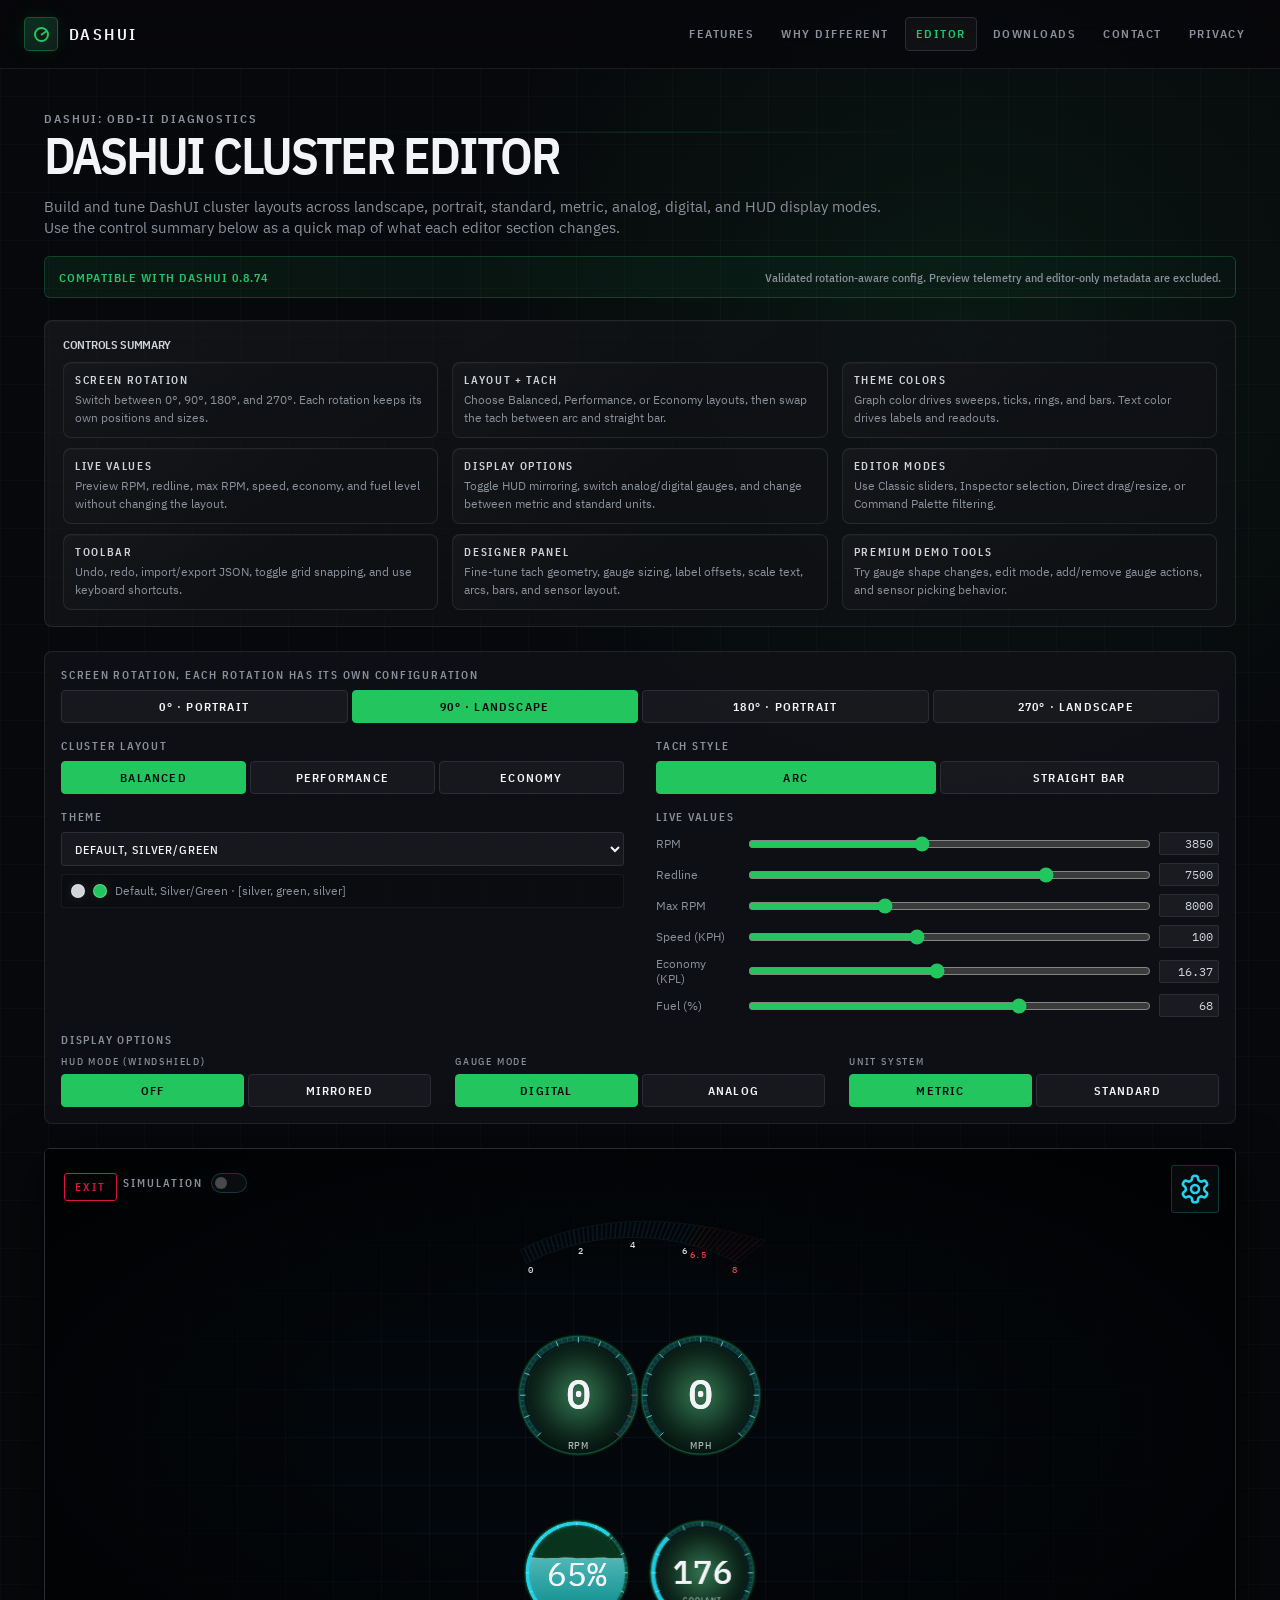
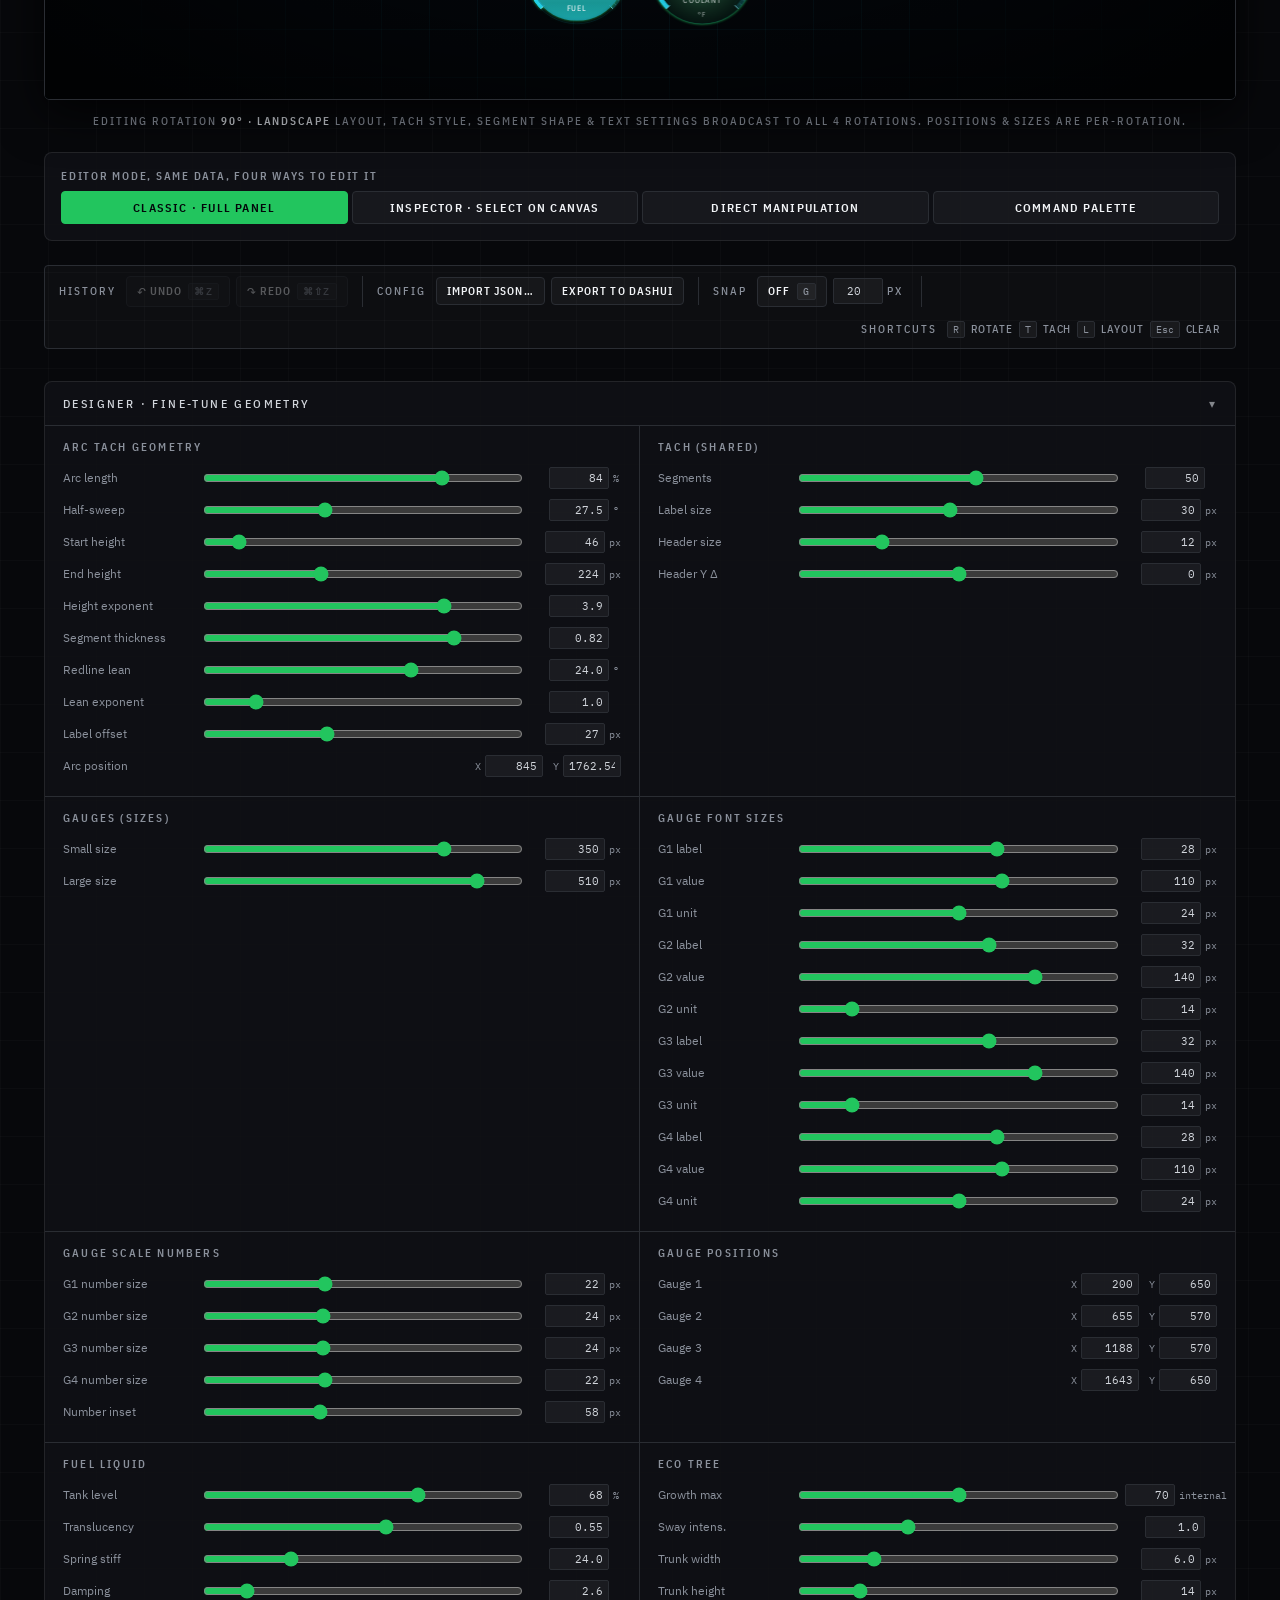
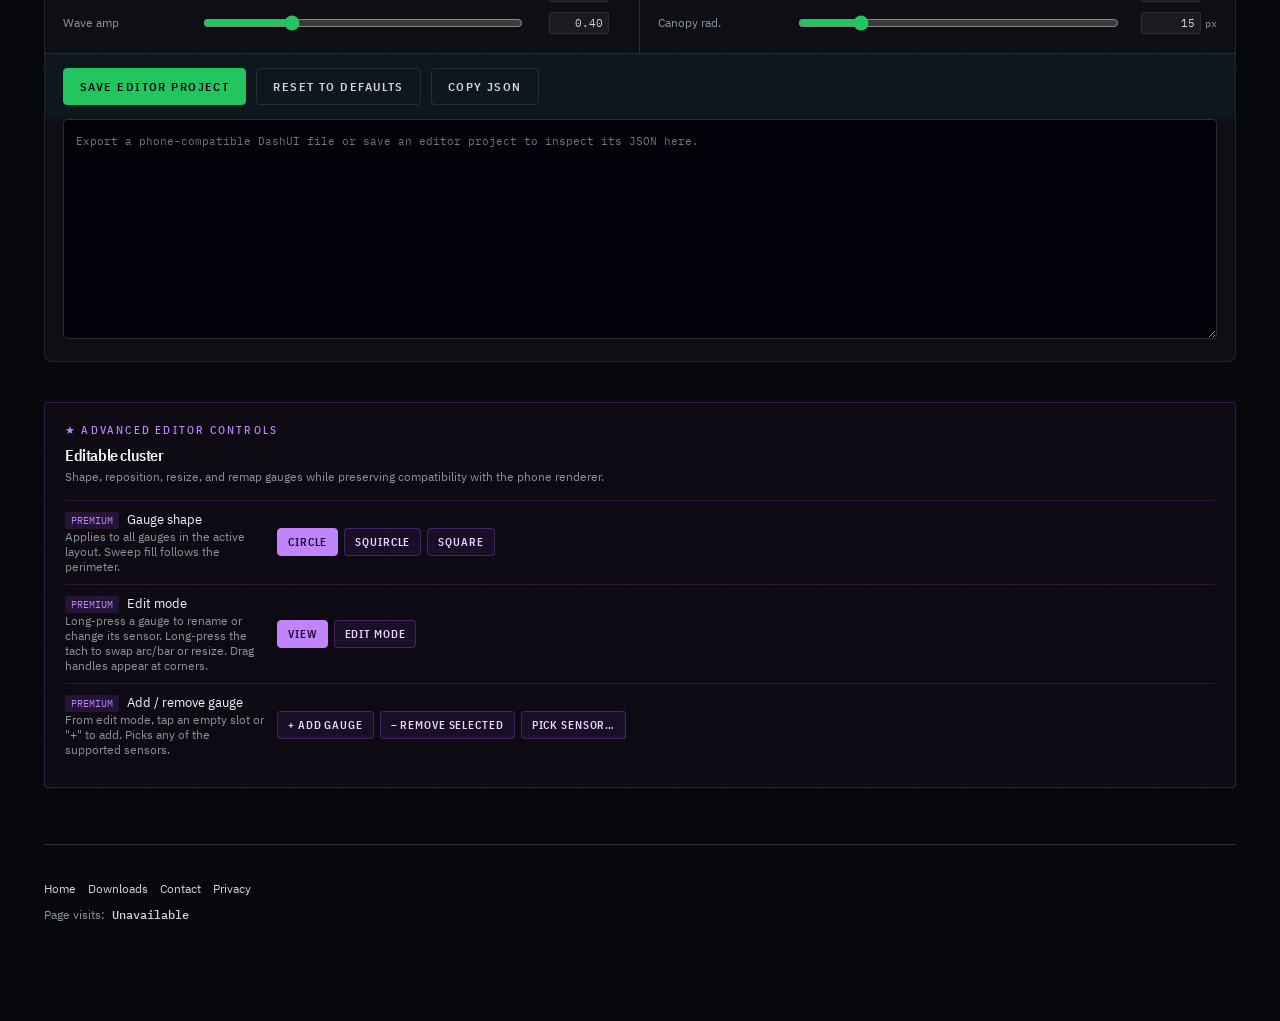
<file: editor/index.html>
<!doctype html>
<html lang="en">
<head>
  <meta http-equiv="refresh" content="0; url=../editor.html" />
  <link rel="canonical" href="https://dashuiobd.com/editor.html" />
<meta charset="utf-8" />
<title>DashUI Cluster Editor | DashUI: OBD-II Diagnostics</title>
<link rel="stylesheet" href="https://fonts.bunny.net/css?family=ibm-plex-sans:400,500,600|ibm-plex-mono:400,500|ibm-plex-sans-condensed:500,600" />
<style>
  :root {
    --plex-sans: 'IBM Plex Sans', system-ui, sans-serif;
    --plex-cond: 'IBM Plex Sans Condensed', 'IBM Plex Sans', sans-serif;
    --plex-mono: 'IBM Plex Mono', ui-monospace, monospace;
    --bg: #07080b;
    --text: #f2f4f7;
    --muted: #8b919c;
    --divider: #2a2d33;
    --red: #ef4444;
    /* theme, overridden by JS. graph drives sweeps/segments/rings; text drives labels/readouts. */
    --theme: #22d3ee;
    --theme-bright: #67e8f9;
    --theme-dim: rgba(34, 211, 238, 0.20);
    --theme-faint: rgba(34, 211, 238, 0.06);
    --text-color: #f2f4f7;
  }
  * { box-sizing: border-box; }
  html, body {
    margin: 0; padding: 0; background: var(--bg); color: var(--text);
    font-family: var(--plex-sans);
    font-feature-settings: "tnum" on, "lnum" on;
  }
  .page { max-width: 1320px; margin: 0 auto; padding: 40px 24px 96px; }
  .eyebrow {
    font-family: var(--plex-cond); font-weight: 600;
    text-transform: uppercase; letter-spacing: 0.18em;
    font-size: 12px; color: var(--muted);
  }
  h1 { font-size: 28px; line-height: 36px; font-weight: 600; margin: 4px 0 8px; }
  .lede { color: var(--muted); font-size: 13px; line-height: 21px; max-width: 760px; }
  .control-summary {
    margin: 18px 0 22px;
    padding: 16px 18px;
    background: linear-gradient(135deg, rgba(34,211,238,0.075), rgba(255,255,255,0.022));
    border: 1px solid var(--divider);
    border-radius: 4px;
  }
  .control-summary h2 {
    margin: 0 0 10px;
    font-family: var(--plex-cond);
    font-size: 12px;
    letter-spacing: 0.2em;
    text-transform: uppercase;
    color: var(--theme-bright);
    font-weight: 600;
  }
  .control-summary-grid {
    display: grid;
    grid-template-columns: repeat(3, minmax(0, 1fr));
    gap: 10px 14px;
  }
  .control-summary-item {
    min-height: 70px;
    padding: 10px 11px;
    border: 1px solid rgba(255,255,255,0.055);
    border-radius: 3px;
    background: rgba(0,0,0,0.16);
  }
  .control-summary-item b {
    display: block;
    margin-bottom: 4px;
    font-family: var(--plex-cond);
    font-size: 11px;
    letter-spacing: 0.15em;
    text-transform: uppercase;
    color: var(--text-color);
    font-weight: 600;
  }
  .control-summary-item span {
    display: block;
    color: var(--muted);
    font-size: 12px;
    line-height: 18px;
  }
  @media (max-width: 900px) {
    .control-summary-grid { grid-template-columns: 1fr; }
  }

  /* ============== controls panel ============== */
  .controls {
    margin: 24px 0;
    padding: 16px;
    background: rgba(255,255,255,0.025);
    border: 1px solid var(--divider);
    border-radius: 4px;
    display: grid;
    grid-template-columns: 1fr 1fr;
    gap: 16px 32px;
  }
  .ctrl-block { display: flex; flex-direction: column; gap: 8px; }
  .ctrl-label {
    font-family: var(--plex-cond);
    font-size: 11px; letter-spacing: 0.18em; text-transform: uppercase;
    color: var(--muted);
  }
  .seg-picker { display: flex; gap: 4px; }
  .seg-picker button {
    flex: 1;
    background: rgba(255,255,255,0.04);
    border: 1px solid var(--divider);
    color: var(--text);
    font-family: var(--plex-cond);
    font-size: 12px; letter-spacing: 0.1em; text-transform: uppercase;
    padding: 8px 10px;
    border-radius: 3px;
    cursor: pointer;
  }
  .seg-picker button.active {
    background: var(--theme);
    color: #03060a;
    border-color: var(--theme);
  }
  .seg-picker select {
    background: rgba(255,255,255,0.04); border: 1px solid var(--divider); color: var(--text);
    font-family: var(--plex-cond); font-size: 11px; padding: 4px; border-radius: 3px;
  }
  .swatches { display: flex; gap: 6px; flex-wrap: wrap; }
  .swatch {
    width: 28px; height: 28px;
    border-radius: 50%;
    cursor: pointer;
    border: 2px solid transparent;
  }
  .swatch.active { border-color: #fff; }
  .slider-row {
    display: grid;
    grid-template-columns: 80px 1fr 60px;
    gap: 10px; align-items: center;
  }
  .slider-row input[type=range] { accent-color: var(--theme); width: 100%; }
  .slider-row .val {
    font-family: var(--plex-mono);
    font-size: 12px;
    color: var(--theme-bright);
    text-align: right;
  }
  .slider-row .name { font-size: 12px; color: var(--muted); }

  /* ============== cluster preview ============== */
  .cluster {
    position: sticky;
    top: 0;
    z-index: 900;
    width: 100%;
    aspect-ratio: 1843 / 853;
    border-radius: 6px;
    overflow: hidden;
    border: 1px solid var(--divider);
    background: #03060a;
    isolation: isolate;
    margin-top: 24px;
    box-shadow: 0 12px 48px rgba(0,0,0,0.8);
    transition: border-color 0.2s, box-shadow 0.2s;
  }
  /* HUD MODE styles */
  body[data-hud-mode="on"] .cluster {
    transform: scaleX(-1);
    background: #000;
  }
  /* windshield projection: pure-black backdrop + no bloom on the gauge faces */
  body[data-hud-mode="on"] #slot-1 *,
  body[data-hud-mode="on"] #slot-2 *,
  body[data-hud-mode="on"] #slot-3 *,
  body[data-hud-mode="on"] #slot-4 * {
    filter: none !important;
  }
  body[data-hud-mode="on"] .cluster .grid,
  body[data-hud-mode="on"] .cluster .vignette,
  body[data-hud-mode="on"] .chip.sim,
  body[data-hud-mode="on"] .chip.set {
    display: none !important;
  }
  body[data-hud-mode="on"] .chip.exit {
    background: transparent !important;
    color: #dc143c !important;
    border-color: #dc143c !important;
    box-shadow: none !important;
  }
  /* portrait rotations (90°, 270°), height-bounded so the tall viewBox
     doesn't blow out the page. width follows the aspect ratio. */
  .cluster.portrait {
    width: auto;
    max-width: 100%;
    max-height: 720px;
    margin-left: auto;
    margin-right: auto;
  }
  .rotation-hint {
    font-family: var(--plex-cond);
    font-size: 11px; letter-spacing: 0.18em; text-transform: uppercase;
    color: var(--muted);
    margin-top: 14px;
    text-align: center;
  }
  .rotation-hint b { color: var(--theme-bright); font-weight: 600; }
  .cluster .grid {
    position: absolute; inset: 0;
    background-image:
      linear-gradient(var(--theme-faint) 1px, transparent 1px),
      linear-gradient(90deg, var(--theme-faint) 1px, transparent 1px);
    background-size: 48px 48px;
    mask-image: radial-gradient(ellipse at 50% 60%, rgba(0,0,0,1) 30%, rgba(0,0,0,0) 78%);
  }
  .cluster .vignette {
    position: absolute; inset: 0;
    background: radial-gradient(ellipse at 50% 50%, transparent 35%, rgba(0,0,0,0.7) 92%);
    pointer-events: none;
  }
  .cluster svg.layer {
    position: absolute; inset: 0;
    width: 100%; height: 100%;
    display: block;
  }
  .chrome { position: absolute; inset: 0; pointer-events: none; }
  .chip {
    position: absolute;
    font-family: var(--plex-cond);
    font-size: 11px; font-weight: 600;
    letter-spacing: 0.18em; text-transform: uppercase;
    padding: 6px 10px;
    border-radius: 3px;
    color: var(--text-color);
    background: rgba(255,255,255,0.03);
    border: 1px solid var(--theme-dim);
  }
  .chip.exit {
    top: 14px; left: 14px;
    background: transparent;
    color: #dc143c;
    border-color: #dc143c;
    box-shadow: none;
  }
  .chip.sim  { top: 14px; right: 100px; }
  .chip.set  { top: 14px; right: 14px; }

  /* ============== premium feature panel ============== */
  .premium {
    margin-top: 40px;
    padding: 20px;
    background: rgba(168, 85, 247, 0.04);
    border: 1px solid rgba(168, 85, 247, 0.25);
    border-radius: 4px;
  }
  .premium-eyebrow {
    font-family: var(--plex-cond);
    font-size: 11px; letter-spacing: 0.2em; text-transform: uppercase;
    color: #c084fc;
    margin-bottom: 8px;
  }
  .premium h2 { font-size: 16px; font-weight: 600; margin: 0 0 4px; }
  .premium p { color: var(--muted); font-size: 12px; margin: 0 0 16px; }
  .premium-row {
    display: grid;
    grid-template-columns: 200px 1fr;
    gap: 12px;
    align-items: center;
    padding: 10px 0;
    border-top: 1px solid rgba(168, 85, 247, 0.18);
  }
  .premium-row:first-of-type { border-top: none; }
  .premium-row .pname { font-size: 13px; }
  .premium-row .pdesc { font-size: 12px; color: var(--muted); }
  .premium-row .ptag {
    display: inline-block;
    font-family: var(--plex-mono); font-size: 10px;
    padding: 2px 6px; border-radius: 2px;
    background: rgba(168,85,247,0.15);
    color: #c084fc;
    margin-right: 8px;
  }
  .premium-row .pcontrols { display: flex; gap: 6px; flex-wrap: wrap; }
  .premium-row .pcontrols button {
    background: rgba(168,85,247,0.08);
    border: 1px solid rgba(168,85,247,0.3);
    color: #e9d5ff;
    font-family: var(--plex-cond);
    font-size: 11px; letter-spacing: 0.08em; text-transform: uppercase;
    padding: 6px 10px;
    border-radius: 3px;
    cursor: pointer;
  }
  .premium-row .pcontrols button.active {
    background: #c084fc; color: #1a0a2e; border-color: #c084fc;
  }

  /* ============== designer panel ============== */
  .designer {
    margin-top: 32px;
    background: rgba(255,255,255,0.025);
    border: 1px solid var(--divider);
    border-radius: 4px;
    padding: 0;
  }
  .designer > summary {
    list-style: none;
    cursor: pointer;
    padding: 14px 18px;
    display: flex; align-items: center; justify-content: space-between;
    font-family: var(--plex-cond);
    font-size: 12px; letter-spacing: 0.2em; text-transform: uppercase;
    color: var(--text-color);
    border-bottom: 1px solid var(--divider);
  }
  .designer > summary::-webkit-details-marker { display: none; }
  .designer-grid {
    display: grid;
    grid-template-columns: repeat(2, 1fr);
    gap: 0;
  }
  .ds-group {
    padding: 14px 18px;
    border-right: 1px solid var(--divider);
    border-bottom: 1px solid var(--divider);
  }
  .ds-group:nth-child(2n) { border-right: none; }
  .ds-group h3 {
    margin: 0 0 8px;
    font-family: var(--plex-cond);
    font-size: 11px; letter-spacing: 0.2em; text-transform: uppercase;
    color: var(--muted);
    font-weight: 600;
  }
  .ds-row {
    display: grid;
    grid-template-columns: 130px 1fr 92px;
    gap: 8px;
    align-items: center;
    padding: 5px 0;
    font-size: 12px;
  }
  /* ±1/5/10 stepper bar, used next to every numeric input */
  .stepper-row {
    display: inline-flex; gap: 2px; align-items: center;
    justify-content: flex-end;
  }
  .stepper-row button {
    width: 30px; height: 20px;
    background: rgba(255,255,255,0.04);
    border: 1px solid var(--divider);
    color: var(--text);
    font-family: var(--plex-mono);
    font-size: 10px;
    cursor: pointer;
    border-radius: 2px;
    padding: 0;
    letter-spacing: 0;
    line-height: 1;
  }
  .stepper-row button:hover { background: rgba(255,255,255,0.12); border-color: var(--theme-dim); }
  .stepper-row button.minus { color: #f9a8d4; }
  .stepper-row button.plus  { color: #86efac; }
  .stepper-row .sep {
    width: 1px; height: 14px;
    background: var(--divider);
    margin: 0 4px;
  }
  .ds-row .ds-label { color: var(--muted); }
  .ds-row input[type=range] {
    width: 100%;
    accent-color: var(--theme);
  }
  .ds-row .ds-val {
    display: flex; align-items: baseline; gap: 4px;
    justify-content: flex-end;
  }
  .ds-row .ds-val input {
    width: 60px;
    background: rgba(255,255,255,0.05);
    border: 1px solid var(--divider);
    color: var(--theme-bright);
    font-family: var(--plex-mono);
    font-size: 11px;
    padding: 3px 5px;
    text-align: right;
    border-radius: 2px;
  }
  .ds-row .ds-val input:focus {
    outline: none;
    border-color: var(--theme);
    background: rgba(255,255,255,0.08);
  }
  .ds-row .ds-val input::-webkit-inner-spin-button,
  .ds-row .ds-val input::-webkit-outer-spin-button {
    -webkit-appearance: none; margin: 0;
  }
  .ds-row .ds-val input { -moz-appearance: textfield; appearance: textfield; }
  .ds-row .ds-val .ds-suffix {
    font-family: var(--plex-mono); font-size: 10px;
    color: var(--muted);
    min-width: 8px;
  }
  /* Paired X/Y row, no slider, two number boxes side by side */
  .ds-row.ds-pair-row {
    grid-template-columns: 130px 1fr;
  }
  .ds-pair {
    display: flex; align-items: center; gap: 10px;
    justify-content: flex-end;
  }
  .ds-pair .ds-pair-cell {
    display: flex; align-items: baseline; gap: 4px;
  }
  .ds-pair .ds-pair-tag {
    font-family: var(--plex-mono); font-size: 10px;
    color: var(--muted);
  }
  .ds-pair input {
    width: 58px;
    background: rgba(255,255,255,0.05);
    border: 1px solid var(--divider);
    color: var(--theme-bright);
    font-family: var(--plex-mono);
    font-size: 11px;
    padding: 3px 5px;
    text-align: right;
    border-radius: 2px;
  }
  .ds-pair input:focus { outline: none; border-color: var(--theme); background: rgba(255,255,255,0.08); }
  .ds-pair input::-webkit-inner-spin-button,
  .ds-pair input::-webkit-outer-spin-button { -webkit-appearance: none; margin: 0; }
  .ds-pair input { -moz-appearance: textfield; appearance: textfield; }
  /* top-level sliders share the same input style */
  .slider-row .val input {
    width: 60px;
    background: rgba(255,255,255,0.05);
    border: 1px solid var(--divider);
    color: var(--theme-bright);
    font-family: var(--plex-mono);
    font-size: 12px;
    padding: 3px 5px;
    text-align: right;
    border-radius: 2px;
  }
  .slider-row .val input:focus {
    outline: none; border-color: var(--theme);
  }
  .slider-row .val input::-webkit-inner-spin-button,
  .slider-row .val input::-webkit-outer-spin-button {
    -webkit-appearance: none; margin: 0;
  }
  .slider-row .val input { -moz-appearance: textfield; appearance: textfield; }
  .save-bar {
    display: flex; align-items: center; gap: 10px;
    padding: 14px 18px;
    background: rgba(34, 211, 238, 0.04);
  }
  .save-bar button {
    font-family: var(--plex-cond);
    font-size: 12px; letter-spacing: 0.12em; text-transform: uppercase;
    font-weight: 600;
    padding: 10px 16px;
    border-radius: 3px;
    cursor: pointer;
    border: 1px solid var(--theme);
    background: var(--theme);
    color: #03060a;
  }
  .save-bar button.secondary {
    background: transparent;
    color: var(--text-color);
    border-color: var(--divider);
  }
  .save-bar .status {
    font-family: var(--plex-cond);
    font-size: 11px; letter-spacing: 0.1em; text-transform: uppercase;
    color: var(--muted);
    margin-left: 8px;
  }
  .save-bar .status.ok { color: #22c55e; }
  .config-output {
    padding: 0 18px 18px;
  }
  .config-output textarea {
    width: 100%;
    min-height: 220px;
    background: #02030a;
    color: var(--text-color);
    border: 1px solid var(--divider);
    border-radius: 4px;
    padding: 12px;
    font-family: var(--plex-mono);
    font-size: 11px;
    line-height: 18px;
    resize: vertical;
    white-space: pre;
  }

  /* ============== EDITOR TOOLBAR (shared across modes) ============== */
  .editor-bar {
    margin-top: 16px;
    padding: 10px 14px;
    background: rgba(255,255,255,0.025);
    border: 1px solid var(--divider);
    border-radius: 4px;
    display: flex;
    align-items: center;
    gap: 14px;
    flex-wrap: wrap;
  }
  .editor-bar .ebar-group {
    display: flex; align-items: center; gap: 6px;
    padding-right: 14px;
    border-right: 1px solid var(--divider);
  }
  .editor-bar .ebar-group:last-child { border-right: none; padding-right: 0; }
  .editor-bar .ebar-label {
    font-family: var(--plex-cond);
    font-size: 11px; letter-spacing: 0.18em; text-transform: uppercase;
    color: var(--muted);
    margin-right: 4px;
  }
  .icon-btn {
    background: rgba(255,255,255,0.04);
    border: 1px solid var(--divider);
    color: var(--text);
    font-family: var(--plex-cond);
    font-size: 11px; letter-spacing: 0.1em; text-transform: uppercase;
    font-weight: 600;
    padding: 6px 10px;
    border-radius: 3px;
    cursor: pointer;
    display: inline-flex; align-items: center; gap: 6px;
  }
  .icon-btn:hover:not(:disabled) { background: rgba(255,255,255,0.09); }
  .icon-btn:disabled { opacity: 0.32; cursor: not-allowed; }
  .icon-btn.active { background: var(--theme); color: #03060a; border-color: var(--theme); }
  .kbd {
    font-family: var(--plex-mono);
    font-size: 10px;
    color: var(--muted);
    background: rgba(255,255,255,0.05);
    border: 1px solid var(--divider);
    border-radius: 2px;
    padding: 1px 5px;
  }

  /* mode visibility, body[data-editor-mode] controls which panel shows */
  .mode-classic, .mode-inspector, .mode-direct, .mode-command { display: none; }
  body[data-editor-mode="classic"]   .mode-classic   { display: block; }
  body[data-editor-mode="inspector"] .mode-inspector { display: block; }
  body[data-editor-mode="direct"]    .mode-direct    { display: block; }
  body[data-editor-mode="command"]   .mode-command   { display: block; }
  body[data-editor-mode="inspector"] .cluster,
  body[data-editor-mode="direct"]    .cluster { cursor: crosshair; }

  /* ============== INSPECTOR MODE ============== */
  .inspector {
    margin-top: 24px;
    background: rgba(255,255,255,0.025);
    border: 1px solid var(--divider);
    border-radius: 4px;
    overflow: hidden;
  }
  .inspector-head {
    padding: 14px 18px;
    border-bottom: 1px solid var(--divider);
    display: flex; align-items: center; justify-content: space-between;
    font-family: var(--plex-cond);
    font-size: 12px; letter-spacing: 0.2em; text-transform: uppercase;
    background: rgba(34,211,238,0.04);
  }
  .inspector-head .sel-tag { color: var(--theme-bright); }
  .inspector-body {
    padding: 16px;
    display: grid;
    grid-template-columns: repeat(2, 1fr);
    gap: 14px;
  }
  .inspector-card {
    background: rgba(255,255,255,0.025);
    border: 1px solid var(--divider);
    border-radius: 3px;
    padding: 12px 14px;
  }
  .inspector-card h4 {
    margin: 0 0 8px;
    font-family: var(--plex-cond);
    font-size: 11px; letter-spacing: 0.2em; text-transform: uppercase;
    color: var(--muted);
    font-weight: 600;
  }
  .inspector-card .hint { color: var(--muted); font-size: 12px; line-height: 1.5; margin: 0; }

  /* ============== DIRECT MANIPULATION ============== */
  .direct-help {
    margin-top: 24px;
    background: rgba(255,255,255,0.025);
    border: 1px solid var(--divider);
    border-radius: 4px;
    padding: 14px 18px;
    font-size: 13px;
    color: var(--muted);
    line-height: 1.7;
  }
  .direct-help b { color: var(--text); font-weight: 500; }
  .direct-help code {
    font-family: var(--plex-mono);
    background: rgba(255,255,255,0.05);
    padding: 1px 5px; border-radius: 2px;
    font-size: 11px;
    color: var(--theme-bright);
  }
  .direct-pill {
    position: absolute;
    background: #02030a;
    border: 1px solid var(--theme);
    border-radius: 4px;
    padding: 10px 12px;
    display: flex; align-items: center; gap: 10px;
    z-index: 10;
    box-shadow: 0 6px 30px rgba(0,0,0,0.7), 0 0 0 1px rgba(0,0,0,0.4);
    pointer-events: auto;
    user-select: none;
  }
  .direct-pill::after {
    content: '';
    position: absolute; left: 50%; bottom: -6px;
    margin-left: -6px;
    width: 12px; height: 12px;
    background: #02030a;
    border-right: 1px solid var(--theme);
    border-bottom: 1px solid var(--theme);
    transform: rotate(45deg);
  }
  .direct-pill .pill-name {
    font-family: var(--plex-cond);
    font-size: 11px;
    letter-spacing: 0.18em; text-transform: uppercase;
    color: var(--theme-bright);
    padding-right: 8px;
    border-right: 1px solid var(--divider);
  }
  .direct-pill .pill-row {
    display: flex; gap: 4px; align-items: center;
  }
  .direct-pill .pill-row .lbl {
    font-family: var(--plex-cond);
    font-size: 10px; color: var(--muted);
    letter-spacing: 0.12em;
  }
  .direct-pill input {
    width: 56px;
    background: rgba(255,255,255,0.05);
    border: 1px solid var(--divider);
    color: var(--theme-bright);
    font-family: var(--plex-mono);
    font-size: 11px;
    padding: 4px 5px;
    text-align: right;
    border-radius: 2px;
  }
  .direct-pill input:focus { outline: none; border-color: var(--theme); }
  .sel-halo { fill: none; stroke: #c084fc; stroke-width: 1.5; stroke-dasharray: 6 4; pointer-events: none; }
  .sel-handle { fill: #c084fc; cursor: nwse-resize; }

  /* ============== COMMAND PALETTE ============== */
  .cmdp {
    margin-top: 24px;
    background: rgba(255,255,255,0.025);
    border: 1px solid var(--divider);
    border-radius: 4px;
    overflow: hidden;
  }
  .cmdp-search {
    display: flex; align-items: center; gap: 10px;
    padding: 14px 18px;
    border-bottom: 1px solid var(--divider);
    background: rgba(0,0,0,0.25);
  }
  .cmdp-search .icon {
    font-family: var(--plex-mono);
    color: var(--muted);
    font-size: 16px;
  }
  .cmdp-search input {
    flex: 1;
    background: transparent;
    border: none;
    color: var(--text);
    font-family: var(--plex-sans);
    font-size: 14px;
    outline: none;
  }
  .cmdp-search input::placeholder { color: var(--muted); }
  .cmdp-search .count {
    font-family: var(--plex-mono);
    font-size: 11px; color: var(--muted);
  }
  .cmdp-presets {
    display: flex; gap: 6px; flex-wrap: wrap;
    padding: 12px 18px;
    border-bottom: 1px solid var(--divider);
  }
  .preset-chip {
    background: rgba(255,255,255,0.04);
    border: 1px solid var(--divider);
    color: var(--text);
    font-family: var(--plex-cond);
    font-size: 11px; letter-spacing: 0.12em; text-transform: uppercase;
    font-weight: 600;
    padding: 6px 11px;
    border-radius: 3px;
    cursor: pointer;
  }
  .preset-chip:hover { background: rgba(255,255,255,0.1); border-color: var(--theme-dim); }
  .preset-chip.danger { color: #f9a8d4; border-color: rgba(239,68,68,0.35); }
  .cmdp-list {
    max-height: 520px;
    overflow-y: auto;
  }
  .cmdp-row {
    display: grid;
    grid-template-columns: 140px 1fr 1fr 100px;
    gap: 14px;
    align-items: center;
    padding: 8px 18px;
    border-bottom: 1px solid rgba(255,255,255,0.04);
  }
  .cmdp-row .cmdp-val { display: flex; align-items: baseline; gap: 4px; justify-content: flex-end; }
  .cmdp-row:last-child { border-bottom: none; }
  .cmdp-row.focus { background: rgba(34,211,238,0.08); }
  .cmdp-row .group-tag {
    font-family: var(--plex-cond);
    font-size: 10px; color: var(--muted);
    letter-spacing: 0.14em; text-transform: uppercase;
  }
  .cmdp-row .name { font-size: 13px; }
  .cmdp-row input[type=number] {
    width: 80px;
    background: rgba(255,255,255,0.05);
    border: 1px solid var(--divider);
    color: var(--theme-bright);
    font-family: var(--plex-mono);
    font-size: 12px;
    padding: 4px 6px;
    text-align: right;
    border-radius: 2px;
  }
  .cmdp-row input[type=number]:focus { outline: none; border-color: var(--theme); }
  .cmdp-row input[type=number]::-webkit-inner-spin-button,
  .cmdp-row input[type=number]::-webkit-outer-spin-button { -webkit-appearance: none; margin: 0; }
  .cmdp-row .stepper { display: flex; gap: 4px; justify-content: flex-end; }
  .cmdp-row .stepper button {
    width: 24px; height: 24px;
    background: rgba(255,255,255,0.04);
    border: 1px solid var(--divider);
    color: var(--text);
    font-family: var(--plex-mono);
    font-size: 13px;
    cursor: pointer;
    border-radius: 2px;
    padding: 0;
  }
  .cmdp-row .stepper button:hover { background: rgba(255,255,255,0.1); }
  .cmdp-empty {
    padding: 60px 18px;
    text-align: center;
    color: var(--muted);
    font-family: var(--plex-mono);
    font-size: 12px;
  }

  /* ============== IMPORT MODAL ============== */
  .modal-overlay {
    position: fixed; inset: 0;
    background: rgba(2,4,8,0.78);
    display: none;
    align-items: center; justify-content: center;
    z-index: 1000;
    backdrop-filter: blur(2px);
  }
  .modal-overlay.show { display: flex; }
  .modal {
    background: #07080b;
    border: 1px solid var(--divider);
    border-radius: 6px;
    width: 600px; max-width: 92vw;
    max-height: 80vh;
    display: flex; flex-direction: column;
  }
  .modal-head {
    padding: 14px 18px;
    border-bottom: 1px solid var(--divider);
    display: flex; align-items: center; justify-content: space-between;
    font-family: var(--plex-cond);
    font-size: 12px; letter-spacing: 0.2em; text-transform: uppercase;
  }
  .modal-body { padding: 16px 18px; flex: 1; overflow: auto; }
  .modal-body p { color: var(--muted); font-size: 12px; line-height: 1.6; margin: 0 0 10px; }
  .import-choice {
    display: flex; gap: 8px; flex-wrap: wrap;
    margin: 12px 0 10px;
  }
  .import-choice .icon-btn { justify-content: center; }
  .import-choice .icon-btn.active { background: var(--theme); color: #03060a; border-color: var(--theme); }
  .import-file-row {
    display: none;
    align-items: center; gap: 8px; flex-wrap: wrap;
    margin: 0 0 10px;
    padding: 10px;
    border: 1px dashed var(--divider);
    border-radius: 4px;
    background: rgba(255,255,255,0.025);
  }
  .import-file-row.show { display: flex; }
  .import-file-name {
    font-family: var(--plex-mono);
    font-size: 11px;
    color: var(--muted);
  }
  .modal-body textarea {
    width: 100%; height: 280px;
    background: #02030a;
    color: var(--text-color);
    border: 1px solid var(--divider);
    border-radius: 4px;
    padding: 12px;
    font-family: var(--plex-mono);
    font-size: 11px; line-height: 18px;
    resize: vertical; white-space: pre;
  }
  .modal-body textarea:focus { outline: none; border-color: var(--theme); }
  .modal-foot {
    padding: 12px 18px;
    border-top: 1px solid var(--divider);
    display: flex; gap: 10px; justify-content: flex-end;
    align-items: center;
  }
  .modal-error {
    color: #ef4444;
    font-family: var(--plex-mono);
    font-size: 11px;
    margin-right: auto;
  }
  .modal-ok {
    color: #22c55e;
    font-family: var(--plex-mono);
    font-size: 11px;
    margin-right: auto;
  }

  footer {
    margin-top: 56px;
    padding-top: 24px;
    border-top: 1px solid var(--divider);
    color: var(--muted);
    font-size: 12px;
    line-height: 20px;
  }
  footer code {
    font-family: var(--plex-mono);
    background: rgba(255,255,255,0.05);
    padding: 1px 5px; border-radius: 2px;
  }
</style>
</head>
<body>
<div class="page">

  <div class="eyebrow">DashUI: OBD-II Diagnostics</div>
  <h1>DashUI Cluster Editor</h1>
  <p class="lede">
    Build and tune DashUI cluster layouts across landscape, portrait, standard, metric,
    analog, digital, and HUD display modes. Use the control summary below as a quick map of what
    each editor section changes.
  </p>

  <!-- ============== CONTROL SUMMARY ============== -->
  <section class="control-summary" aria-label="Control summary">
    <h2>Controls summary</h2>
    <div class="control-summary-grid">
      <div class="control-summary-item">
        <b>Screen rotation</b>
        <span>Switch between 0°, 90°, 180°, and 270°. Each rotation keeps its own positions and sizes.</span>
      </div>
      <div class="control-summary-item">
        <b>Layout + tach</b>
        <span>Choose Balanced, Performance, or Economy layouts, then swap the tach between arc and straight bar.</span>
      </div>
      <div class="control-summary-item">
        <b>Theme colors</b>
        <span>Graph color drives sweeps, ticks, rings, and bars. Text color drives labels and readouts.</span>
      </div>
      <div class="control-summary-item">
        <b>Live values</b>
        <span>Preview RPM, redline, max RPM, speed, economy, and fuel level without changing the layout.</span>
      </div>
      <div class="control-summary-item">
        <b>Display options</b>
        <span>Toggle HUD mirroring, switch analog/digital gauges, and change between metric and standard units.</span>
      </div>
      <div class="control-summary-item">
        <b>Editor modes</b>
        <span>Use Classic sliders, Inspector selection, Direct drag/resize, or Command Palette filtering.</span>
      </div>
      <div class="control-summary-item">
        <b>Toolbar</b>
        <span>Undo, redo, import/export JSON, toggle grid snapping, and use keyboard shortcuts.</span>
      </div>
      <div class="control-summary-item">
        <b>Designer panel</b>
        <span>Fine-tune tach geometry, gauge sizing, label offsets, scale text, arcs, bars, and sensor layout.</span>
      </div>
      <div class="control-summary-item">
        <b>Premium demo tools</b>
        <span>Try gauge shape changes, edit mode, add/remove gauge actions, and sensor picking behavior.</span>
      </div>
    </div>
  </section>

  <!-- ============== CONTROLS ============== -->
  <div class="controls">

    <div class="ctrl-block" style="grid-column: 1 / -1;">
      <span class="ctrl-label">Screen rotation, each rotation has its own configuration</span>
      <div class="seg-picker" id="rotation-picker">
        <button data-val="0"   class="active">0° · landscape</button>
        <button data-val="90">90° · portrait</button>
        <button data-val="180">180° · landscape</button>
        <button data-val="270">270° · portrait</button>
      </div>
    </div>

    <div class="ctrl-block">
      <span class="ctrl-label">Cluster layout</span>
      <div class="seg-picker" id="layout-picker">
        <button data-val="balanced"    class="active">Balanced</button>
        <button data-val="performance">Performance</button>
        <button data-val="economy">Economy</button>
      </div>
    </div>

    <div class="ctrl-block">
      <span class="ctrl-label">Tach style</span>
      <div class="seg-picker" id="tach-picker">
        <button data-val="arc" class="active">Arc</button>
        <button data-val="bar">Straight bar</button>
      </div>
    </div>

    <div class="ctrl-block">
      <span class="ctrl-label">Theme · graph</span>
      <div class="swatches" id="swatches-graph">
        <div class="swatch active" data-c="#22d3ee" style="background:#22d3ee"></div>
        <div class="swatch" data-c="#22c55e" style="background:#22c55e"></div>
        <div class="swatch" data-c="#fbbf24" style="background:#fbbf24"></div>
        <div class="swatch" data-c="#fb923c" style="background:#fb923c"></div>
        <div class="swatch" data-c="#ec4899" style="background:#ec4899"></div>
        <div class="swatch" data-c="#a855f7" style="background:#a855f7"></div>
        <div class="swatch" data-c="#f2f4f7" style="background:#f2f4f7"></div>
      </div>
      <span class="ctrl-label" style="margin-top:6px">Theme · text</span>
      <div class="swatches" id="swatches-text">
        <div class="swatch active" data-c="#f2f4f7" style="background:#f2f4f7"></div>
        <div class="swatch" data-c="#67e8f9" style="background:#67e8f9"></div>
        <div class="swatch" data-c="#86efac" style="background:#86efac"></div>
        <div class="swatch" data-c="#fde68a" style="background:#fde68a"></div>
        <div class="swatch" data-c="#fdba74" style="background:#fdba74"></div>
        <div class="swatch" data-c="#f9a8d4" style="background:#f9a8d4"></div>
        <div class="swatch" data-c="#c4b5fd" style="background:#c4b5fd"></div>
      </div>
    </div>

    <div class="ctrl-block">
      <span class="ctrl-label">Live values</span>
      <div class="slider-row">
        <span class="name">RPM</span>
        <input id="ctl-rpm" type="range" min="0" max="9000" step="50" value="3450">
        <span class="val"><input id="ctl-rpm-num" type="number" min="0" max="9000" step="50" value="3450"></span>
      </div>
      <div class="slider-row">
        <span class="name">Redline</span>
        <input id="ctl-redline" type="range" min="3000" max="9000" step="100" value="7500">
        <span class="val"><input id="ctl-redline-num" type="number" min="3000" max="9000" step="100" value="7500"></span>
      </div>
      <div class="slider-row">
        <span class="name">Max RPM</span>
        <input id="ctl-max" type="range" min="6000" max="12000" step="500" value="8000">
        <span class="val"><input id="ctl-max-num" type="number" min="6000" max="12000" step="500" value="8000"></span>
      </div>
      <div class="slider-row">
        <span class="name" id="ctl-speed-label">Speed (KPH)</span>
        <input id="ctl-speed" type="range" min="0" max="240" step="1" value="100">
        <span class="val"><input id="ctl-speed-num" type="number" min="0" max="240" step="1" value="100"></span>
      </div>
      <div class="slider-row">
        <span class="name" id="ctl-economy-label">Economy (KPL)</span>
        <input id="ctl-mpg" type="range" min="0" max="35" step="0.1" value="16.3">
        <span class="val"><input id="ctl-mpg-num" type="number" min="0" max="35" step="0.1" value="16.3"></span>
      </div>
      <div class="slider-row">
        <span class="name">Fuel (%)</span>
        <input id="ctl-fuel" type="range" min="0" max="100" step="1" value="68">
        <span class="val"><input id="ctl-fuel-num" type="number" min="0" max="100" step="1" value="68"></span>
      </div>
    </div>

    <div class="ctrl-block" style="grid-column: 1 / -1;">
      <span class="ctrl-label">Display options</span>
      <div style="display:flex;gap:24px;flex-wrap:wrap">
        <div style="display:flex;flex-direction:column;gap:6px;flex:1;min-width:240px">
          <span style="font-family:var(--plex-cond);font-size:10px;letter-spacing:0.18em;text-transform:uppercase;color:var(--muted)">HUD Mode (Windshield)</span>
          <div class="seg-picker" id="hud-picker">
            <button data-val="off" class="active">Off</button>
            <button data-val="on">Mirrored</button>
          </div>
        </div>
        <div style="display:flex;flex-direction:column;gap:6px;flex:1;min-width:240px">
          <span style="font-family:var(--plex-cond);font-size:10px;letter-spacing:0.18em;text-transform:uppercase;color:var(--muted)">Gauge mode</span>
          <div class="seg-picker" id="needles-picker">
            <button data-val="off">Digital</button>
            <button data-val="on" class="active">Analog</button>
          </div>
        </div>
        <div style="display:flex;flex-direction:column;gap:6px;flex:1;min-width:240px">
          <span style="font-family:var(--plex-cond);font-size:10px;letter-spacing:0.18em;text-transform:uppercase;color:var(--muted)">Unit system</span>
          <div class="seg-picker" id="units-picker">
            <button data-val="metric" class="active">Metric</button>
            <button data-val="standard">Standard</button>
          </div>
        </div>
      </div>
    </div>

  </div>

  <!-- ============== CLUSTER PREVIEW ============== -->
  <div class="cluster" id="cluster">
    <div class="grid"></div>
    <div class="vignette"></div>

    <svg class="layer" viewBox="0 0 1843 853" preserveAspectRatio="xMidYMid meet">
      <defs>
        <!-- Glow filters use user-space bounds so perfectly horizontal/vertical
             SVG strokes keep their glow instead of being clipped by a zero-size
             object bounding box. This keeps naturally propagated cardinal ticks
             rendering without any forced overlay or angle nudge. -->
        <filter id="seg-glow" filterUnits="userSpaceOnUse" x="-2000" y="-2000" width="6000" height="6000">
          <feGaussianBlur stdDeviation="3.5"/>
          <feMerge><feMergeNode/><feMergeNode in="SourceGraphic"/></feMerge>
        </filter>
        <filter id="text-glow" filterUnits="userSpaceOnUse" x="-2000" y="-2000" width="6000" height="6000">
          <feGaussianBlur stdDeviation="2"/>
          <feMerge><feMergeNode/><feMergeNode in="SourceGraphic"/></feMerge>
        </filter>
      </defs>

      <!-- TACH group (arc OR bar) -->
      <g id="tach"></g>

      <!-- gauge slots (4), content swapped per layout -->
      <g id="slot-1"></g>
      <g id="slot-2"></g>
      <g id="slot-3"></g>
      <g id="slot-4"></g>
    </svg>

    <div class="chrome">
      <div class="chip exit">EXIT</div>
      <div class="chip sim">SIM</div>
      <div class="chip set">SETTINGS</div>
    </div>
  </div>
  <div class="rotation-hint">
    Editing rotation <b id="active-rotation-label">0° · landscape</b>
    Layout, tach style, segment shape &amp; text settings broadcast to all 4 rotations.
    Positions &amp; sizes are per-rotation.
  </div>

  <div class="controls" style="margin-top: 24px; grid-template-columns: 1fr;">
    <div class="ctrl-block">
      <span class="ctrl-label">Editor mode, same data, four ways to edit it</span>
      <div class="seg-picker" id="editor-mode-picker">
        <button data-val="classic"   class="active">Classic · full panel</button>
        <button data-val="inspector">Inspector · select on canvas</button>
        <button data-val="direct">Direct manipulation</button>
        <button data-val="command">Command palette</button>
      </div>
    </div>
  </div>

  <!-- ============== SHARED EDITOR TOOLBAR ============== -->
  <div class="editor-bar">
    <div class="ebar-group">
      <span class="ebar-label">History</span>
      <button class="icon-btn" id="btn-undo" disabled title="Undo (⌘Z)">↶ Undo <span class="kbd">⌘Z</span></button>
      <button class="icon-btn" id="btn-redo" disabled title="Redo (⌘⇧Z)">↷ Redo <span class="kbd">⌘⇧Z</span></button>
    </div>
    <div class="ebar-group">
      <span class="ebar-label">Config</span>
      <button class="icon-btn" id="btn-import">Import JSON…</button>
      <button class="icon-btn" id="btn-export">Export JSON…</button>
    </div>
    <div class="ebar-group">
      <span class="ebar-label">Snap</span>
      <button class="icon-btn" id="btn-snap">Off <span class="kbd">G</span></button>
      <input id="snap-size" type="number" min="4" max="100" step="2" value="20"
             style="width:50px;background:rgba(255,255,255,0.05);border:1px solid var(--divider);color:var(--theme-bright);font-family:var(--plex-mono);font-size:11px;padding:5px 6px;text-align:right;border-radius:2px">
      <span class="ebar-label" style="margin-left:-2px">px</span>
    </div>
    <div class="ebar-group" style="margin-left:auto;border-right:none">
      <span class="ebar-label">Shortcuts</span>
      <span class="kbd">R</span><span style="font-size:11px;color:var(--muted);font-family:var(--plex-cond);letter-spacing:0.08em;text-transform:uppercase">rotate</span>
      <span class="kbd">T</span><span style="font-size:11px;color:var(--muted);font-family:var(--plex-cond);letter-spacing:0.08em;text-transform:uppercase">tach</span>
      <span class="kbd">L</span><span style="font-size:11px;color:var(--muted);font-family:var(--plex-cond);letter-spacing:0.08em;text-transform:uppercase">layout</span>
      <span class="kbd">Esc</span><span style="font-size:11px;color:var(--muted);font-family:var(--plex-cond);letter-spacing:0.08em;text-transform:uppercase">clear</span>
    </div>
  </div>

  <!-- ============== DESIGNER PANEL · CLASSIC MODE ============== -->
  <details class="designer mode-classic" open>
    <summary>
      <span>Designer · fine-tune geometry</span>
      <span style="opacity:0.6">▾</span>
    </summary>
    <div class="designer-grid" id="ds-grid"></div>
    <div class="save-bar">
      <button id="save-config">Save my config</button>
      <button id="reset-config" class="secondary">Reset to defaults</button>
      <button id="copy-config" class="secondary">Copy JSON</button>
      <span class="status" id="save-status"></span>
    </div>
    <div class="config-output">
      <textarea id="config-output" readonly placeholder="Click Save my config to capture the current settings as JSON for me to interpret."></textarea>
    </div>
  </details>

  <!-- ============== DESIGNER PANEL · INSPECTOR MODE ============== -->
  <div class="inspector mode-inspector">
    <div class="inspector-head">
      <span>Inspector, selection: <span class="sel-tag" id="ins-target">Global</span></span>
      <button class="icon-btn" id="ins-clear">Clear selection <span class="kbd">Esc</span></button>
    </div>
    <div class="inspector-body" id="ins-body"></div>
  </div>

  <!-- ============== DESIGNER PANEL · DIRECT MANIPULATION MODE ============== -->
  <div class="direct-help mode-direct">
    <div style="display:grid;grid-template-columns:1fr 1fr;gap:18px 32px">
      <div>
        <b>Drag gauges &amp; tach directly on the canvas.</b><br>
        Click any gauge or the tach to select. Drag to move, or use the arrow keys to nudge the selected item. Grab a <span style="color:#c084fc">■</span> corner handle to resize a gauge.
      </div>
      <div>
        <b>Snap-to-grid</b> rounds drag positions to the grid step set in the toolbar (toggle with <code>G</code>). Use <code>Esc</code> to clear selection; click empty space to deselect.
      </div>
      <div>
        <b>Inline tweaks.</b> While something is selected, a floating pill appears above it with the most-used parameters, type to commit, <code>Tab</code> to jump between fields.
      </div>
      <div>
        <b>Per-rotation memory.</b> Drag-edits are saved to the active rotation's config only, portrait and landscape stay independent.
      </div>
    </div>
  </div>

  <!-- ============== DESIGNER PANEL · COMMAND PALETTE MODE ============== -->
  <div class="cmdp mode-command">
    <div class="cmdp-search">
      <span class="icon">⌕</span>
      <input id="cmdp-input" placeholder="Filter parameters, try “arc”, “gauge 2”, “fuel”, “height”…">
      <span class="count" id="cmdp-count"></span>
    </div>
    <div class="cmdp-presets" id="cmdp-presets"></div>
    <div class="cmdp-list" id="cmdp-list"></div>
  </div>

  <!-- ============== PREMIUM FEATURES PANEL ============== -->
  <div class="premium">
    <div class="premium-eyebrow">★ Premium features · gated in code, demo-enabled here</div>
    <h2>Editable cluster</h2>
    <p>Everything below is wired today so we can see it work; the Kotlin module will tag each behavior with <code>@Premium</code> so the free build can disable them at runtime.</p>

    <div class="premium-row">
      <div>
        <div class="pname"><span class="ptag">PREMIUM</span>Gauge shape</div>
        <div class="pdesc">Applies to all gauges in the active layout. Sweep fill follows the perimeter.</div>
      </div>
      <div class="pcontrols" id="shape-picker">
        <button data-val="circle"   class="active">Circle</button>
        <button data-val="squircle">Squircle</button>
        <button data-val="square">Square</button>
      </div>
    </div>

    <div class="premium-row">
      <div>
        <div class="pname"><span class="ptag">PREMIUM</span>Edit mode</div>
        <div class="pdesc">Long-press a gauge to rename or change its sensor. Long-press the tach to swap arc/bar or resize. Drag handles appear at corners.</div>
      </div>
      <div class="pcontrols" id="edit-picker">
        <button data-val="off" class="active">View</button>
        <button data-val="on">Edit mode</button>
      </div>
    </div>

    <div class="premium-row">
      <div>
        <div class="pname"><span class="ptag">PREMIUM</span>Add / remove gauge</div>
        <div class="pdesc">From edit mode, tap an empty slot or "+" to add. Picks any of the supported sensors.</div>
      </div>
      <div class="pcontrols" id="add-remove-controls">
        <button id="btn-add-gauge">+ Add gauge</button>
        <button id="btn-remove-gauge">– Remove selected</button>
        <button id="btn-pick-sensor">Pick sensor…</button>
      </div>
    </div>
  </div>

  <footer>
    <p><strong>Premium-tag code plan:</strong> add a <code>@PremiumFeature</code> Kotlin annotation
    + a single <code>BuildFlavor.isPremium</code> gate. Tag the edit-mode entry point, the shape
    picker, add/remove gauge actions, sensor picker, and rename. Free build renders the
    cluster but the long-press handler short-circuits to a "go premium" sheet.</p>
    <p><strong>Tach label collision rule:</strong> if <code>|redline − nearestNormalizedTick| &lt; 350 RPM</code>,
    drop the normalized label and render only the redline value at one decimal (e.g. <code>6.1</code>) in red at the redline position.</p>
  </footer>

</div>

<!-- ============== IMPORT CONFIG MODAL ============== -->
<div class="modal-overlay" id="import-modal">
  <div class="modal">
    <div class="modal-head">
      <span>Import config</span>
      <button class="icon-btn" id="import-close">× Close</button>
    </div>
    <div class="modal-body">
      <p>Choose how you want to import JSON from “Export” / “Save my config”. You can paste it manually, or choose a local <code style="font-family:var(--plex-mono);font-size:10px;background:rgba(255,255,255,0.05);padding:1px 4px;border-radius:2px">.json</code> file and copy its contents into the box. Accepts the wrapped <code style="font-family:var(--plex-mono);font-size:10px;background:rgba(255,255,255,0.05);padding:1px 4px;border-radius:2px">{savedAt, config}</code> shape, the raw rotation-aware shape, and legacy flat configs.</p>
      <div class="import-choice" role="group" aria-label="Import JSON method">
        <button class="icon-btn active" id="import-mode-paste" type="button">Paste JSON</button>
        <button class="icon-btn" id="import-mode-file" type="button">Copy from file…</button>
      </div>
      <div class="import-file-row" id="import-file-row">
        <input id="import-file-input" type="file" accept="application/json,.json,text/json,text/plain" hidden>
        <button class="icon-btn" id="import-file-choose" type="button">Choose JSON file</button>
        <span class="import-file-name" id="import-file-name">No file chosen</span>
      </div>
      <textarea id="import-text" spellcheck="false" placeholder='{ "rotations": { "0": { "tachArcX": 921.5, ... } }, "theme": "#22d3ee", ... }'></textarea>
    </div>
    <div class="modal-foot">
      <span class="modal-error" id="import-msg"></span>
      <button class="icon-btn" id="import-cancel">Cancel</button>
      <button class="icon-btn active" id="import-apply">Apply</button>
    </div>
  </div>
</div>

<script>
//  ============================================================
//  STATE
//  ============================================================
// Defaults generated from dashui-cluster-config(2).json.
// Landscape defaults come from rotation 0; portrait defaults are below.
// These are also used by Reset to defaults and changed-from-defaults.
const defaults = {
  "tachArcX": 845,
  "tachArcY": 1762.544176316908,
  "tachBarX": 42.270000000000095,
  "tachBarY": 105,
  "gauge1X": 200,
  "gauge1Y": 650,
  "gauge2X": 655,
  "gauge2Y": 570,
  "gauge3X": 1188,
  "gauge3Y": 570,
  "gauge4X": 1643,
  "gauge4Y": 650,
  "gaugeSmallSize": 350,
  "gaugeLargeSize": 510,
  "archStartH": 46,
  "archEndH": 224,
  "barH": 100,
  "tachArcWidthPct": 84,
  "tachBarWidthPct": 95,
  "layout": "balanced",
  "tach": "arc",
  "hudMode": false,
  "editMode": false,
  "needlesEnabled": false,
  "needleCenterReadout": false,
  "gauge1Enabled": true,
  "gauge2Enabled": true,
  "gauge3Enabled": true,
  "gauge4Enabled": true,
  "gauge1Sensor": null,
  "gauge2Sensor": null,
  "gauge3Sensor": null,
  "gauge4Sensor": null,
  "archHalfDeg": 27.5,
  "archGrowthExp": 3.9,
  "archSegThickness": 0.82,
  "archSegTilt": 24,
  "archSegTiltExp": 1,
  "archLabelOffset": 27,
  "barGap": 4,
  "segCount": 50,
  "tachLabelFontSize": 30,
  "tachBarLabelDy": 0,
  "tachHeaderSize": 12,
  "tachHeaderDy": 0,
  "gauge1LabelDx": 0,
  "gauge1LabelDy": 100,
  "gauge1LabelSize": 28,
  "gauge1ValueDx": 0,
  "gauge1ValueDy": 38,
  "gauge1ValueSize": 110,
  "gauge1UnitDx": 0,
  "gauge1UnitDy": 50,
  "gauge1UnitSize": 24,
  "gauge2LabelDx": 0,
  "gauge2LabelDy": 199.69262877184838,
  "gauge2LabelSize": 32,
  "gauge2ValueDx": 0,
  "gauge2ValueDy": 47,
  "gauge2ValueSize": 140,
  "gauge2UnitDx": 0,
  "gauge2UnitDy": -100,
  "gauge2UnitSize": 14,
  "gauge3LabelDx": 0,
  "gauge3LabelDy": 199.69262877184826,
  "gauge3LabelSize": 32,
  "gauge3ValueDx": 0,
  "gauge3ValueDy": 46.8351546421635,
  "gauge3ValueSize": 140,
  "gauge3UnitDx": 0,
  "gauge3UnitDy": 62,
  "gauge3UnitSize": 14,
  "gauge4LabelDx": 0,
  "gauge4LabelDy": 100,
  "gauge4LabelSize": 28,
  "gauge4ValueDx": 0,
  "gauge4ValueDy": 38,
  "gauge4ValueSize": 110,
  "gauge4UnitDx": 0,
  "gauge4UnitDy": 63,
  "gauge4UnitSize": 24,
  "gauge1ScaleSize": 22,
  "gauge1ScaleMin": null,
  "gauge1ScaleMax": null,
  "gauge2ScaleSize": 24,
  "gauge2ScaleMin": null,
  "gauge2ScaleMax": null,
  "gauge3ScaleSize": 24,
  "gauge3ScaleMin": null,
  "gauge3ScaleMax": null,
  "gauge4ScaleSize": 22,
  "gauge4ScaleMin": null,
  "gauge4ScaleMax": null,
  "gaugeScaleInset": 58,
  "theme": "#22d3ee",
  "text": "#f2f4f7",
  "rpm": 3850,
  "redline": 7500,
  "maxRpm": 8000,
  "speed": 100,
  "boost": 118,
  "baro": 101,
  "coolant": 92,
  "oilTemp": 105,
  "avgMpg": 38.5,
  "fuelLevel": 68,
  "shape": "circle",
  "unitSystem": "metric",
  "selectedGauge": 0,
  "editorMode": "classic",
  "snapToGrid": false,
  "gridSize": 20,
  "tachWidthPct": 80,
  "fuelOpacity": 0.55,
  "fuelStiffness": 24,
  "fuelDamping": 2.6,
  "fuelWaveAmp": 0.4,
  "ecoGrowthMax": 70,
  "ecoSwayIntensity": 1,
  "ecoTrunkW": 6,
  "ecoTrunkH": 14,
  "ecoCanopyR": 15
};

//  ============================================================
//  ROTATION SYSTEM, 4 separate cluster configs (one per screen rotation)
//  ============================================================
//  Each rotation has its own viewBox + per-rotation config. A single SVG
//  preview shows the ACTIVE rotation. Inactive rotations are kept in
//  state.rotations[r] and become live when the user clicks their picker
//  button. Keys are classified into three buckets:
//
//    POSITIONAL , gauge/tach positions & sizes that MUST differ between
//                  landscape and portrait. Never broadcast.
//    BROADCAST  , layout, tach style, segment shape, text dy/size etc.
//                  Edited on the active rotation, auto-applied to all
//                  other rotations.
//    GLOBAL     , colors, live values (RPM/redline/max), shape, fuel
//                  physics, edit-mode toggle. One value, applies to all
//                  rotations.

const ROTATIONS = [0, 90, 180, 270];
const VIEWBOX = {
  0:   { w: 1843, h: 853  },
  90:  { w: 853,  h: 1843 },
  180: { w: 1843, h: 853  },
  270: { w: 853,  h: 1843 },
};
const ROTATION_LABEL = {
  0:   '0° · landscape',
  90:  '90° · portrait',
  180: '180° · landscape',
  270: '270° · portrait',
};

const POSITIONAL_KEYS_LIST = [
  'tachArcX','tachArcY','tachBarX','tachBarY',
  'gauge1X','gauge1Y','gauge2X','gauge2Y','gauge3X','gauge3Y','gauge4X','gauge4Y',
  'gaugeSmallSize','gaugeLargeSize',
  'archStartH','archEndH','barH','tachArcWidthPct','tachBarWidthPct',
];
const BROADCAST_KEYS_LIST = [
  'layout','tach','hudMode','editMode','needlesEnabled','needleCenterReadout','gauge1Enabled','gauge2Enabled','gauge3Enabled','gauge4Enabled',
  'gauge1Sensor','gauge2Sensor','gauge3Sensor','gauge4Sensor',
  'archHalfDeg','archGrowthExp','archSegThickness','archSegTilt','archSegTiltExp','archLabelOffset',
  'barGap','segCount','tachLabelFontSize',
  'tachBarLabelDy','tachHeaderSize','tachHeaderDy',
  'gauge1LabelDx','gauge1LabelDy','gauge1LabelSize','gauge1ValueDx','gauge1ValueDy','gauge1ValueSize','gauge1UnitDx','gauge1UnitDy','gauge1UnitSize',
  'gauge2LabelDx','gauge2LabelDy','gauge2LabelSize','gauge2ValueDx','gauge2ValueDy','gauge2ValueSize','gauge2UnitDx','gauge2UnitDy','gauge2UnitSize',
  'gauge3LabelDx','gauge3LabelDy','gauge3LabelSize','gauge3ValueDx','gauge3ValueDy','gauge3ValueSize','gauge3UnitDx','gauge3UnitDy','gauge3UnitSize',
  'gauge4LabelDx','gauge4LabelDy','gauge4LabelSize','gauge4ValueDx','gauge4ValueDy','gauge4ValueSize','gauge4UnitDx','gauge4UnitDy','gauge4UnitSize',
  'gauge1ScaleSize','gauge1ScaleMin','gauge1ScaleMax','gauge2ScaleSize','gauge2ScaleMin','gauge2ScaleMax',
  'gauge3ScaleSize','gauge3ScaleMin','gauge3ScaleMax','gauge4ScaleSize','gauge4ScaleMin','gauge4ScaleMax','gaugeScaleInset',
];
const POSITIONAL_SET = new Set(POSITIONAL_KEYS_LIST);
const BROADCAST_SET  = new Set(BROADCAST_KEYS_LIST);
const PER_ROTATION_ALL = [...POSITIONAL_KEYS_LIST, ...BROADCAST_KEYS_LIST];
const PER_ROTATION_ALL_SET = new Set(PER_ROTATION_ALL);

// Portrait positional overrides, sensible default tune for the 853×1843
// portrait viewBox. Stacked gauge column down the center, tach near top.
// Portrait positional defaults generated from dashui-cluster-config(2).json.
// Rotations 90° and 270° use these positions/sizes by default.
const PORTRAIT_POSITIONAL = {
  "tachArcX": 402,
  "tachArcY": 1063.1834091403684,
  "tachBarX": 70,
  "tachBarY": 245,
  "gauge1X": 635,
  "gauge1Y": 1420,
  "gauge2X": 220,
  "gauge2Y": 825,
  "gauge3X": 630.0218978842452,
  "gauge3Y": 825,
  "gauge4X": 215,
  "gauge4Y": 1420,
  "gaugeSmallSize": 342,
  "gaugeLargeSize": 392,
  "archStartH": 50,
  "archEndH": 110,
  "barH": 80,
  "tachArcWidthPct": 83,
  "tachBarWidthPct": 83,
  "tachWidthPct": 83
};

function makeRotationConfig(rotation) {
  const cfg = {};
  for (const k of PER_ROTATION_ALL) cfg[k] = defaults[k];
  if (rotation === 90 || rotation === 270) Object.assign(cfg, PORTRAIT_POSITIONAL);
  return cfg;
}

// Build the underlying state object. `state` is a Proxy that mirrors the
// active rotation's config onto the top level (so render functions can
// continue to read state.foo directly) and routes writes through to
// rotations[r] (positional) or all rotations (broadcast).
const realState = {
  activeRotation: 0,
  rotations: {
    0:   makeRotationConfig(0),
    90:  makeRotationConfig(90),
    180: makeRotationConfig(180),
    270: makeRotationConfig(270),
  },
};
for (const k of Object.keys(defaults)) {
  realState[k] = PER_ROTATION_ALL_SET.has(k)
    ? realState.rotations[0][k]
    : defaults[k];
}

let suppressRouting = false;
// Keys that, when changed, should keep the asset visually anchored to its center.
// arc: keep the inner-edge midpoint (where labels sit) at the same Y when half-sweep
//      or overall tach width changes, otherwise the arc slides up/down dramatically.
// bar: keep the bar's horizontal center fixed when the overall width changes.
const ARC_RECENTER_KEYS = new Set(['archHalfDeg', 'tachArcWidthPct']);
const BAR_RECENTER_KEYS = new Set(['tachBarWidthPct']);

let renderPending = false;
const state = new Proxy(realState, {
  set(t, key, value) {
    const oldValue = t[key];
    // Capture the current visual anchor BEFORE we mutate.
    let recenter = null;
    if (!suppressRouting && typeof key === 'string') {
      if (oldValue !== value && ARC_RECENTER_KEYS.has(key) && t.tach === 'arc') {
        const oldHalf    = t.archHalfDeg * Math.PI / 180;
        const oldTotalW  = VIEWBOX[t.activeRotation].w * ((t.tach === 'arc' ? t.tachArcWidthPct : t.tachBarWidthPct) / 100);
        const oldRInner  = (oldTotalW / 2) / Math.sin(oldHalf);
        recenter = { type: 'arc', anchorY: t.tachArcY - oldRInner };
      } else if (oldValue !== value && BAR_RECENTER_KEYS.has(key) && t.tach === 'bar') {
        const oldTotalW = VIEWBOX[t.activeRotation].w * ((t.tach === 'arc' ? t.tachArcWidthPct : t.tachBarWidthPct) / 100);
        recenter = { type: 'bar', anchorCx: t.tachBarX + oldTotalW / 2 };
      }
    }

    t[key] = value;
    if (!suppressRouting && typeof key === 'string') {
      if (POSITIONAL_SET.has(key))      t.rotations[t.activeRotation][key] = value;
      else if (BROADCAST_SET.has(key))  for (const r of ROTATIONS) t.rotations[r][key] = value;
    }

    // Re-derive the anchored position after the change.
    if (recenter) {
      if (recenter.type === 'arc') {
        const newHalf   = t.archHalfDeg * Math.PI / 180;
        const newTotalW = VIEWBOX[t.activeRotation].w * ((t.tach === 'arc' ? t.tachArcWidthPct : t.tachBarWidthPct) / 100);
        const newRInner = (newTotalW / 2) / Math.sin(newHalf);
        const newY = recenter.anchorY + newRInner;
        // Route through the proxy so the active rotation's config also updates.
        // Won't recurse since 'tachArcY' is not in ARC_RECENTER_KEYS.
        state.tachArcY = newY;
        if (typeof syncKeyInputs === 'function') syncKeyInputs('tachArcY');
      } else if (recenter.type === 'bar') {
        const newTotalW = VIEWBOX[t.activeRotation].w * ((t.tach === 'arc' ? t.tachArcWidthPct : t.tachBarWidthPct) / 100);
        state.tachBarX = recenter.anchorCx - newTotalW / 2;
        if (typeof syncKeyInputs === 'function') syncKeyInputs('tachBarX');
      }
    }
    // Schedule a visual update for the next frame
    if (!renderPending) {
      renderPending = true;
      requestAnimationFrame(() => {
        renderPending = false;
        if (typeof render === 'function') render();
      });
    }
    return true;
  }
});

function activateRotation(r) {
  suppressRouting = true;
  state.activeRotation = r;
  const cfg = state.rotations[r];
  for (const k in cfg) state[k] = cfg[k];
  suppressRouting = false;
  // update SVG viewBox + cluster aspect
  const vb = VIEWBOX[r];
  const svg = document.querySelector('#cluster svg.layer');
  if (svg) svg.setAttribute('viewBox', `0 0 ${vb.w} ${vb.h}`);
  const clusterEl = document.getElementById('cluster');
  if (clusterEl) {
    clusterEl.style.aspectRatio = `${vb.w} / ${vb.h}`;
    clusterEl.classList.toggle('portrait', vb.h > vb.w);
  }
  // sync rotation-picker button
  document.querySelectorAll('#rotation-picker button').forEach(b => {
    b.classList.toggle('active', parseInt(b.dataset.val, 10) === r);
  });
  const lbl = document.getElementById('active-rotation-label');
  if (lbl) lbl.textContent = ROTATION_LABEL[r];
  // sync the per-rotation pickers (layout, tach) too, they reflect this rotation's values
  syncPerRotationPickersFromState();
  // rebuild whichever designer panel is currently visible
  if (typeof rebuildActivePanel === 'function') rebuildActivePanel();
  else if (typeof buildDesigner === 'function') buildDesigner();
}

function syncPerRotationPickersFromState() {
  document.querySelectorAll('#layout-picker button').forEach(b => {
    b.classList.toggle('active', b.dataset.val === state.layout);
  });
  document.querySelectorAll('#tach-picker button').forEach(b => {
    b.classList.toggle('active', b.dataset.val === state.tach);
  });
}

// Embedded default config generated from dashui-cluster-config.json.
// This file intentionally uses the embedded config first so older browser
// localStorage values cannot override the layout you exported.
// Embedded default config generated from dashui-cluster-config(2).json.
// This file intentionally uses the embedded config first so older browser
// localStorage values cannot override the layout you exported.
const EMBEDDED_STARTUP_CONFIG = {
  "activeRotation": 0,
  "rotations": {
    "0": {
      "tachArcX": 845,
      "tachArcY": 1762.544176316908,
      "tachBarX": 42.270000000000095,
      "tachBarY": 105,
      "gauge1X": 200,
      "gauge1Y": 650,
      "gauge2X": 655,
      "gauge2Y": 570,
      "gauge3X": 1188,
      "gauge3Y": 570,
      "gauge4X": 1643,
      "gauge4Y": 650,
      "gaugeSmallSize": 350,
      "gaugeLargeSize": 510,
      "archStartH": 46,
      "archEndH": 224,
      "barH": 100,
      "tachArcWidthPct": 84,
      "tachBarWidthPct": 95,
      "layout": "balanced",
      "tach": "arc",
      "hudMode": false,
      "editMode": false,
      "needlesEnabled": false,
      "needleCenterReadout": false,
      "gauge1Enabled": true,
      "gauge2Enabled": true,
      "gauge3Enabled": true,
      "gauge4Enabled": true,
      "gauge1Sensor": null,
      "gauge2Sensor": null,
      "gauge3Sensor": null,
      "gauge4Sensor": null,
      "archHalfDeg": 27.5,
      "archGrowthExp": 3.9,
      "archSegThickness": 0.82,
      "archSegTilt": 24,
      "archSegTiltExp": 1,
      "archLabelOffset": 27,
      "barGap": 4,
      "segCount": 50,
      "tachLabelFontSize": 30,
      "tachBarLabelDy": 0,
      "tachHeaderSize": 12,
      "tachHeaderDy": 0,
      "gauge1LabelDx": 0,
      "gauge1LabelDy": 100,
      "gauge1LabelSize": 28,
      "gauge1ValueDx": 0,
      "gauge1ValueDy": 38,
      "gauge1ValueSize": 110,
      "gauge1UnitDx": 0,
      "gauge1UnitDy": 50,
      "gauge1UnitSize": 24,
      "gauge2LabelDx": 0,
      "gauge2LabelDy": 199.69262877184838,
      "gauge2LabelSize": 32,
      "gauge2ValueDx": 0,
      "gauge2ValueDy": 47,
      "gauge2ValueSize": 140,
      "gauge2UnitDx": 0,
      "gauge2UnitDy": -100,
      "gauge2UnitSize": 14,
      "gauge3LabelDx": 0,
      "gauge3LabelDy": 199.69262877184826,
      "gauge3LabelSize": 32,
      "gauge3ValueDx": 0,
      "gauge3ValueDy": 46.8351546421635,
      "gauge3ValueSize": 140,
      "gauge3UnitDx": 0,
      "gauge3UnitDy": 62,
      "gauge3UnitSize": 14,
      "gauge4LabelDx": 0,
      "gauge4LabelDy": 100,
      "gauge4LabelSize": 28,
      "gauge4ValueDx": 0,
      "gauge4ValueDy": 38,
      "gauge4ValueSize": 110,
      "gauge4UnitDx": 0,
      "gauge4UnitDy": 63,
      "gauge4UnitSize": 24,
      "gauge1ScaleSize": 22,
      "gauge1ScaleMin": null,
      "gauge1ScaleMax": null,
      "gauge2ScaleSize": 24,
      "gauge2ScaleMin": null,
      "gauge2ScaleMax": null,
      "gauge3ScaleSize": 24,
      "gauge3ScaleMin": null,
      "gauge3ScaleMax": null,
      "gauge4ScaleSize": 22,
      "gauge4ScaleMin": null,
      "gauge4ScaleMax": null,
      "gaugeScaleInset": 58,
      "tachWidthPct": 80
    },
    "90": {
      "tachArcX": 402,
      "tachArcY": 1063.1834091403684,
      "tachBarX": 70,
      "tachBarY": 245,
      "gauge1X": 635,
      "gauge1Y": 1420,
      "gauge2X": 220,
      "gauge2Y": 825,
      "gauge3X": 630.0218978842452,
      "gauge3Y": 825,
      "gauge4X": 215,
      "gauge4Y": 1420,
      "gaugeSmallSize": 342,
      "gaugeLargeSize": 392,
      "archStartH": 50,
      "archEndH": 110,
      "barH": 80,
      "tachArcWidthPct": 83,
      "tachBarWidthPct": 83,
      "layout": "balanced",
      "tach": "arc",
      "hudMode": false,
      "editMode": false,
      "needlesEnabled": false,
      "needleCenterReadout": false,
      "gauge1Enabled": true,
      "gauge2Enabled": true,
      "gauge3Enabled": true,
      "gauge4Enabled": true,
      "gauge1Sensor": null,
      "gauge2Sensor": null,
      "gauge3Sensor": null,
      "gauge4Sensor": null,
      "archHalfDeg": 27.5,
      "archGrowthExp": 3.9,
      "archSegThickness": 0.82,
      "archSegTilt": 24,
      "archSegTiltExp": 1,
      "archLabelOffset": 27,
      "barGap": 4,
      "segCount": 50,
      "tachLabelFontSize": 30,
      "tachBarLabelDy": 0,
      "tachHeaderSize": 12,
      "tachHeaderDy": 0,
      "gauge1LabelDx": 0,
      "gauge1LabelDy": 100,
      "gauge1LabelSize": 28,
      "gauge1ValueDx": 0,
      "gauge1ValueDy": 38,
      "gauge1ValueSize": 110,
      "gauge1UnitDx": 0,
      "gauge1UnitDy": 50,
      "gauge1UnitSize": 24,
      "gauge2LabelDx": 0,
      "gauge2LabelDy": 199.69262877184838,
      "gauge2LabelSize": 32,
      "gauge2ValueDx": 0,
      "gauge2ValueDy": 47,
      "gauge2ValueSize": 140,
      "gauge2UnitDx": 0,
      "gauge2UnitDy": -100,
      "gauge2UnitSize": 14,
      "gauge3LabelDx": 0,
      "gauge3LabelDy": 199.69262877184826,
      "gauge3LabelSize": 32,
      "gauge3ValueDx": 0,
      "gauge3ValueDy": 46.8351546421635,
      "gauge3ValueSize": 140,
      "gauge3UnitDx": 0,
      "gauge3UnitDy": 62,
      "gauge3UnitSize": 14,
      "gauge4LabelDx": 0,
      "gauge4LabelDy": 100,
      "gauge4LabelSize": 28,
      "gauge4ValueDx": 0,
      "gauge4ValueDy": 38,
      "gauge4ValueSize": 110,
      "gauge4UnitDx": 0,
      "gauge4UnitDy": 63,
      "gauge4UnitSize": 24,
      "gauge1ScaleSize": 22,
      "gauge1ScaleMin": null,
      "gauge1ScaleMax": null,
      "gauge2ScaleSize": 24,
      "gauge2ScaleMin": null,
      "gauge2ScaleMax": null,
      "gauge3ScaleSize": 24,
      "gauge3ScaleMin": null,
      "gauge3ScaleMax": null,
      "gauge4ScaleSize": 22,
      "gauge4ScaleMin": null,
      "gauge4ScaleMax": null,
      "gaugeScaleInset": 58,
      "tachWidthPct": 83
    },
    "180": {
      "tachArcX": 845,
      "tachArcY": 1762.544176316908,
      "tachBarX": 42.270000000000095,
      "tachBarY": 105,
      "gauge1X": 200,
      "gauge1Y": 650,
      "gauge2X": 655,
      "gauge2Y": 570,
      "gauge3X": 1188,
      "gauge3Y": 570,
      "gauge4X": 1643,
      "gauge4Y": 650,
      "gaugeSmallSize": 350,
      "gaugeLargeSize": 510,
      "archStartH": 46,
      "archEndH": 224,
      "barH": 100,
      "tachArcWidthPct": 84,
      "tachBarWidthPct": 95,
      "layout": "balanced",
      "tach": "arc",
      "hudMode": false,
      "editMode": false,
      "needlesEnabled": false,
      "needleCenterReadout": false,
      "gauge1Enabled": true,
      "gauge2Enabled": true,
      "gauge3Enabled": true,
      "gauge4Enabled": true,
      "gauge1Sensor": null,
      "gauge2Sensor": null,
      "gauge3Sensor": null,
      "gauge4Sensor": null,
      "archHalfDeg": 27.5,
      "archGrowthExp": 3.9,
      "archSegThickness": 0.82,
      "archSegTilt": 24,
      "archSegTiltExp": 1,
      "archLabelOffset": 27,
      "barGap": 4,
      "segCount": 50,
      "tachLabelFontSize": 30,
      "tachBarLabelDy": 0,
      "tachHeaderSize": 12,
      "tachHeaderDy": 0,
      "gauge1LabelDx": 0,
      "gauge1LabelDy": 100,
      "gauge1LabelSize": 28,
      "gauge1ValueDx": 0,
      "gauge1ValueDy": 38,
      "gauge1ValueSize": 110,
      "gauge1UnitDx": 0,
      "gauge1UnitDy": 50,
      "gauge1UnitSize": 24,
      "gauge2LabelDx": 0,
      "gauge2LabelDy": 199.69262877184838,
      "gauge2LabelSize": 32,
      "gauge2ValueDx": 0,
      "gauge2ValueDy": 47,
      "gauge2ValueSize": 140,
      "gauge2UnitDx": 0,
      "gauge2UnitDy": -100,
      "gauge2UnitSize": 14,
      "gauge3LabelDx": 0,
      "gauge3LabelDy": 199.69262877184826,
      "gauge3LabelSize": 32,
      "gauge3ValueDx": 0,
      "gauge3ValueDy": 46.8351546421635,
      "gauge3ValueSize": 140,
      "gauge3UnitDx": 0,
      "gauge3UnitDy": 62,
      "gauge3UnitSize": 14,
      "gauge4LabelDx": 0,
      "gauge4LabelDy": 100,
      "gauge4LabelSize": 28,
      "gauge4ValueDx": 0,
      "gauge4ValueDy": 38,
      "gauge4ValueSize": 110,
      "gauge4UnitDx": 0,
      "gauge4UnitDy": 63,
      "gauge4UnitSize": 24,
      "gauge1ScaleSize": 22,
      "gauge1ScaleMin": null,
      "gauge1ScaleMax": null,
      "gauge2ScaleSize": 24,
      "gauge2ScaleMin": null,
      "gauge2ScaleMax": null,
      "gauge3ScaleSize": 24,
      "gauge3ScaleMin": null,
      "gauge3ScaleMax": null,
      "gauge4ScaleSize": 22,
      "gauge4ScaleMin": null,
      "gauge4ScaleMax": null,
      "gaugeScaleInset": 58,
      "tachWidthPct": 80
    },
    "270": {
      "tachArcX": 402,
      "tachArcY": 1063.1834091403684,
      "tachBarX": 70,
      "tachBarY": 245,
      "gauge1X": 635,
      "gauge1Y": 1420,
      "gauge2X": 220,
      "gauge2Y": 825,
      "gauge3X": 630.0218978842452,
      "gauge3Y": 825,
      "gauge4X": 215,
      "gauge4Y": 1420,
      "gaugeSmallSize": 342,
      "gaugeLargeSize": 392,
      "archStartH": 50,
      "archEndH": 110,
      "barH": 80,
      "tachArcWidthPct": 83,
      "tachBarWidthPct": 83,
      "layout": "balanced",
      "tach": "arc",
      "hudMode": false,
      "editMode": false,
      "needlesEnabled": false,
      "needleCenterReadout": false,
      "gauge1Enabled": true,
      "gauge2Enabled": true,
      "gauge3Enabled": true,
      "gauge4Enabled": true,
      "gauge1Sensor": null,
      "gauge2Sensor": null,
      "gauge3Sensor": null,
      "gauge4Sensor": null,
      "archHalfDeg": 27.5,
      "archGrowthExp": 3.9,
      "archSegThickness": 0.82,
      "archSegTilt": 24,
      "archSegTiltExp": 1,
      "archLabelOffset": 27,
      "barGap": 4,
      "segCount": 50,
      "tachLabelFontSize": 30,
      "tachBarLabelDy": 0,
      "tachHeaderSize": 12,
      "tachHeaderDy": 0,
      "gauge1LabelDx": 0,
      "gauge1LabelDy": 100,
      "gauge1LabelSize": 28,
      "gauge1ValueDx": 0,
      "gauge1ValueDy": 38,
      "gauge1ValueSize": 110,
      "gauge1UnitDx": 0,
      "gauge1UnitDy": 50,
      "gauge1UnitSize": 24,
      "gauge2LabelDx": 0,
      "gauge2LabelDy": 199.69262877184838,
      "gauge2LabelSize": 32,
      "gauge2ValueDx": 0,
      "gauge2ValueDy": 47,
      "gauge2ValueSize": 140,
      "gauge2UnitDx": 0,
      "gauge2UnitDy": -100,
      "gauge2UnitSize": 14,
      "gauge3LabelDx": 0,
      "gauge3LabelDy": 199.69262877184826,
      "gauge3LabelSize": 32,
      "gauge3ValueDx": 0,
      "gauge3ValueDy": 46.8351546421635,
      "gauge3ValueSize": 140,
      "gauge3UnitDx": 0,
      "gauge3UnitDy": 62,
      "gauge3UnitSize": 14,
      "gauge4LabelDx": 0,
      "gauge4LabelDy": 100,
      "gauge4LabelSize": 28,
      "gauge4ValueDx": 0,
      "gauge4ValueDy": 38,
      "gauge4ValueSize": 110,
      "gauge4UnitDx": 0,
      "gauge4UnitDy": 63,
      "gauge4UnitSize": 24,
      "gauge1ScaleSize": 22,
      "gauge1ScaleMin": null,
      "gauge1ScaleMax": null,
      "gauge2ScaleSize": 24,
      "gauge2ScaleMin": null,
      "gauge2ScaleMax": null,
      "gauge3ScaleSize": 24,
      "gauge3ScaleMin": null,
      "gauge3ScaleMax": null,
      "gauge4ScaleSize": 22,
      "gauge4ScaleMin": null,
      "gauge4ScaleMax": null,
      "gaugeScaleInset": 58,
      "tachWidthPct": 83
    }
  },
  "theme": "#22d3ee",
  "text": "#f2f4f7",
  "rpm": 3850,
  "redline": 7500,
  "maxRpm": 8000,
  "speed": 100,
  "boost": 118,
  "baro": 101,
  "coolant": 92,
  "oilTemp": 105,
  "avgMpg": 38.5,
  "fuelLevel": 68,
  "shape": "circle",
  "unitSystem": "metric",
  "selectedGauge": 0,
  "editorMode": "classic",
  "snapToGrid": false,
  "gridSize": 20,
  "tachWidthPct": 80,
  "fuelOpacity": 0.55,
  "fuelStiffness": 24,
  "fuelDamping": 2.6,
  "fuelWaveAmp": 0.4,
  "ecoGrowthMax": 70,
  "ecoSwayIntensity": 1,
  "ecoTrunkW": 6,
  "ecoTrunkH": 14,
  "ecoCanopyR": 15
};

// Restore startup config with migration (handles both legacy flat
// configs and the new rotation-aware format). Embedded config wins over
// localStorage so this edited HTML opens exactly as configured.
try {
  const saved = EMBEDDED_STARTUP_CONFIG || JSON.parse(localStorage.getItem('dashui-cluster-config') || 'null');
  if (saved) {
    suppressRouting = true;
    if (saved.rotations) {
      // new format
      for (const r of ROTATIONS) {
        const savedRot = saved.rotations[r];
        if (savedRot) Object.assign(state.rotations[r], savedRot);
        // Backward compatibility: older configs used one shared tachWidthPct.
        // Copy it into the new independent arc/bar length keys only when
        // that imported rotation did not already provide independent values.
        const rcfg = state.rotations[r];
        if (savedRot && savedRot.tachWidthPct !== undefined) {
          if (savedRot.tachArcWidthPct === undefined) rcfg.tachArcWidthPct = savedRot.tachWidthPct;
          if (savedRot.tachBarWidthPct === undefined) rcfg.tachBarWidthPct = savedRot.tachWidthPct;
        }
      }
      for (const k of Object.keys(defaults)) {
        if (!PER_ROTATION_ALL_SET.has(k) && saved[k] !== undefined) state[k] = saved[k];
      }
      if (saved.activeRotation !== undefined) state.activeRotation = Number(saved.activeRotation);
    } else {
      // legacy flat config, treat as rotation 0
      if (saved.archCx !== undefined && saved.tachArcX === undefined) saved.tachArcX = saved.archCx;
      if (saved.archCy !== undefined && saved.tachArcY === undefined) saved.tachArcY = saved.archCy;
      if (saved.barY   !== undefined && saved.tachBarY === undefined) saved.tachBarY = saved.barY;
      if (saved.tachWidthPct !== undefined) {
        if (saved.tachArcWidthPct === undefined) saved.tachArcWidthPct = saved.tachWidthPct;
        if (saved.tachBarWidthPct === undefined) saved.tachBarWidthPct = saved.tachWidthPct;
      }
      for (const k of PER_ROTATION_ALL) {
        if (saved[k] !== undefined) state.rotations[0][k] = saved[k];
      }
      for (const k of Object.keys(defaults)) {
        if (!PER_ROTATION_ALL_SET.has(k) && saved[k] !== undefined) state[k] = saved[k];
      }
    }
    // mirror active rotation onto state
    const cfg = state.rotations[state.activeRotation];
    for (const k in cfg) state[k] = cfg[k];
    try { localStorage.setItem('dashui-cluster-config', JSON.stringify(saved)); } catch (_) {}
    suppressRouting = false;
  }
} catch (_) {}

// peak-hold per metric
const peaks = {};            // metric -> { value, lastBumpMs }

function bumpPeak(metric, value) {
  const now = performance.now();
  const p = peaks[metric];
  if (!p) {
    peaks[metric] = { value, lastBumpMs: now };
    return;
  }
  const decayed = getDecayedValue(metric);
  if (value >= decayed) {
    peaks[metric] = { value, lastBumpMs: now };
  }
}

function getDecayedValue(metric) {
  const p = peaks[metric];
  if (!p) return 0;
  const age = performance.now() - p.lastBumpMs;
  if (age < 2000) return p.value;
  const decay = Math.max(0, 1 - (age - 2000) / 1200);
  return p.value * decay;
}

function getPeakFraction(metric, currentValue, min, range) {
  const decayed = getDecayedValue(metric);
  if (decayed <= currentValue + range * 0.015) return null;
  return (decayed - min) / range;
}

//  ============================================================
//  HELPERS
//  ============================================================
const svgNS = 'http://www.w3.org/2000/svg';
function el(tag, attrs = {}, children = []) {
  const n = document.createElementNS(svgNS, tag);
  for (const [k, v] of Object.entries(attrs)) n.setAttribute(k, v);
  for (const c of children) n.appendChild(c);
  return n;
}
function txt(tag, attrs, text) {
  const n = el(tag, attrs);
  n.textContent = text;
  return n;
}
function resolvedGaugeUnitDy(slot) {
  const valueDy = Number(state[`gauge${slot}ValueDy`] || 0);
  const valueSize = Number(state[`gauge${slot}ValueSize`] || 0);
  const labelDy = Number(state[`gauge${slot}LabelDy`] || 0);
  const labelSize = Number(state[`gauge${slot}LabelSize`] || 0);
  const unitDy = Number(state[`gauge${slot}UnitDy`] || 0);
  const unitSize = Number(state[`gauge${slot}UnitSize`] || 0);

  // Unit text uses a fixed editable baseline, but large digital readouts can
  // grow into it on the small outer gauges, most visibly oil temp's °C.
  // Only protect units that are meant to sit below the value; if the user
  // deliberately places a unit above the value, preserve that custom layout.
  if (unitDy <= valueDy) return unitDy;

  // Default lower-unit protection: keep the unit clear of the large value.
  let minClearUnitDy = valueDy + valueSize * 0.48 + unitSize * 0.82 + 6;

  // If the label itself is intentionally placed below the value (for the
  // small lower readouts, e.g. BOOST), the unit should sit below that label
  // instead of sharing the same band and visually colliding with it.
  if (labelDy > valueDy) {
    const minBelowLabelDy = labelDy + labelSize * 0.90 + unitSize * 0.82 + 4;
    minClearUnitDy = Math.max(minClearUnitDy, minBelowLabelDy);
  }

  return Math.max(unitDy, minClearUnitDy);
}
function lighten(hex, amt = 0.4) {
  // hex like #rrggbb -> lighter tint by mixing with white
  const r = parseInt(hex.slice(1,3),16);
  const g = parseInt(hex.slice(3,5),16);
  const b = parseInt(hex.slice(5,7),16);
  const lr = Math.round(r + (255 - r) * amt);
  const lg = Math.round(g + (255 - g) * amt);
  const lb = Math.round(b + (255 - b) * amt);
  return `#${lr.toString(16).padStart(2,'0')}${lg.toString(16).padStart(2,'0')}${lb.toString(16).padStart(2,'0')}`;
}
function rgba(hex, a) {
  const r = parseInt(hex.slice(1,3),16);
  const g = parseInt(hex.slice(3,5),16);
  const b = parseInt(hex.slice(5,7),16);
  return `rgba(${r},${g},${b},${a})`;
}
function applyTheme() {
  document.documentElement.style.setProperty('--theme', state.theme);
  document.documentElement.style.setProperty('--theme-bright', state.text);
  document.documentElement.style.setProperty('--theme-dim',   rgba(state.theme, 0.22));
  document.documentElement.style.setProperty('--theme-faint', rgba(state.theme, 0.06));
  document.documentElement.style.setProperty('--text-color',  state.text);
}

//  ============================================================
//  SENSOR METADATA & LAYOUTS
//  ============================================================
// Speedometer scale is 0–240 in the active unit system.
// Standard mode: 0–240 MPH, 20 MPH major steps.
// Metric mode:   0–240 KPH, 20 KPH major steps.
// State stores speed internally in KPH, so standard mode uses a larger
// base-unit max while still displaying 240 MPH on the gauge.
const SPEED_SCALE_MAX_MPH = 240;
const SPEED_SCALE_STEP_MPH = 20;
const SPEED_SCALE_MAX_KPH = 240;
const SPEED_SCALE_STEP_KPH = 20;
function activeSpeedScaleMaxBase() {
  return state.unitSystem === 'metric' ? SPEED_SCALE_MAX_KPH : mphToKph(SPEED_SCALE_MAX_MPH);
}

// `raw()` returns the sensor's canonical value (metric base, except economy
// whose internal base remains MPG for legacy config compatibility).
// Metric economy display converts MPG → KPL. `min`/`max` are in base units.
const SENSOR_MAP = {
  'coolant':  { label: 'COOLANT',   unit: '°C',      min: 60, max: 120, raw: () => state.coolant, val: () => state.coolant, fraction: () => (state.coolant - 60) / 60, peakFraction: () => getPeakFraction('coolant', state.coolant, 60, 60) },
  'rpm':      { label: 'RPM',       unit: '',        min: 0, max: () => state.maxRpm, raw: () => state.rpm, val: () => Math.round(state.rpm), fraction: () => state.rpm / state.maxRpm, redFraction: () => state.redline / state.maxRpm, peakFraction: () => getPeakFraction('rpm', state.rpm, 0, state.maxRpm) },
  'speed':    { label: 'SPEED',     unit: 'KPH',     min: 0, max: () => activeSpeedScaleMaxBase(), raw: () => state.speed, val: () => Math.round(state.speed), fraction: () => state.speed / activeSpeedScaleMaxBase(), peakFraction: () => getPeakFraction('speed', state.speed, 0, activeSpeedScaleMaxBase()) },
  'fuel':     { label: 'FUEL',      unit: '%',       min: 0, max: 100, raw: () => state.fuelLevel, val: () => Math.round(state.fuelLevel), fraction: () => state.fuelLevel / 100, centerGlyph: (x, y, s, i) => fuelLiquidGlyph(x, y, Math.round(state.fuelLevel), s, i), peakFraction: () => getPeakFraction('fuel', state.fuelLevel, 0, 100) },
  'boost':    { label: 'BOOST',     unit: 'kPa',     min: 30, max: 130, raw: () => state.boost + (101 - state.baro), val: () => Math.round(state.boost + (101 - state.baro)), fraction: () => ((state.boost + (101 - state.baro)) - 30) / 100, peakFraction: () => getPeakFraction('boost', state.boost + (101 - state.baro), 30, 100) },
  'oil':      { label: 'OIL',       unit: '°C',      min: 70, max: 130, raw: () => state.oilTemp, val: () => state.oilTemp, fraction: () => (state.oilTemp - 70) / 60, redFraction: () => 0.85, peakFraction: () => getPeakFraction('oil', state.oilTemp, 70, 60) },
  'mpg-avg':  { label: 'AVG MPG',   unit: 'MPG',     min: 0, max: 60, fraction: () => state.avgMpg / 60, centerGlyph: (x, y, s, i) => ecoTreeGlyph(x, y - 18, state.avgMpg, i), peakFraction: () => getPeakFraction('mpg-avg', state.avgMpg, 0, 60) },
  'mpg-inst': { label: 'INST MPG',  unit: 'MPG',     min: 0, max: 80, raw: () => 47.2, val: () => 47.2, fraction: () => 47.2 / 80, peakFraction: () => getPeakFraction('mpg-inst', 47.2, 0, 80) },
};
const LAYOUT_DEFAULTS = {
  balanced:    ['coolant', 'rpm',      'speed',    'fuel'],
  performance: ['boost',   'rpm',      'speed',    'oil'],
  economy:     ['mpg-avg', 'mpg-inst', 'speed',    'fuel']
};

//  ============================================================
//  UNIT SYSTEM, metric (base) ⇄ standard, cluster-wide
//  ============================================================
//  Each sensor's canonical value is metric, EXCEPT economy whose internal
//  base remains MPG for legacy config compatibility. Metric economy display
//  uses KPL. The toggle converts the readout, unit text and linear scale
//  numbers, needle position is a fraction of the range, identical in either system.
const UNIT_CONV = {
  speed:      { base: 'metric', metric: 'KPH',     std: 'MPH', toStd: v => v * 0.621371 },
  coolant:    { base: 'metric', metric: '°C',      std: '°F',  toStd: v => v * 9 / 5 + 32 },
  oil:        { base: 'metric', metric: '°C',      std: '°F',  toStd: v => v * 9 / 5 + 32 },
  boost:      { base: 'metric', metric: 'kPa',     std: 'psi', toStd: v => v * 0.145038 },
  'mpg-avg':  { base: 'std',    metric: 'KPL',     std: 'MPG', toMetric: v => v * MPG_TO_KPL },
  'mpg-inst': { base: 'std',    metric: 'KPL',     std: 'MPG', toMetric: v => v * MPG_TO_KPL },
};
const MPG_TO_KPL = 1.609344 / 3.785411784;

// Convert a canonical base value into the active unit system.
function displayValue(key, baseVal) {
  const c = UNIT_CONV[key];
  if (!c || baseVal == null) return baseVal;
  if (c.base === 'metric') return state.unitSystem === 'metric' ? baseVal : c.toStd(baseVal);
  return state.unitSystem === 'metric' ? c.toMetric(baseVal) : baseVal;   // base === 'std'
}
// Unit string for the active system, or null to keep the sensor's own unit.
function displayUnit(key) {
  const c = UNIT_CONV[key];
  if (!c) return null;
  return state.unitSystem === 'metric' ? c.metric : c.std;
}
function displaySensorLabel(key) {
  if (key === 'speed') return state.unitSystem === 'metric' ? 'SPEED KPH' : 'SPEED MPH';
  if (key === 'mpg-avg') return state.unitSystem === 'metric' ? 'AVG KPL' : 'AVG MPG';
  if (key === 'mpg-inst') return state.unitSystem === 'metric' ? 'INST KPL' : 'INST MPG';
  if (key === 'coolant') return state.unitSystem === 'metric' ? 'COOLANT °C' : 'COOLANT °F';
  if (key === 'oil') return state.unitSystem === 'metric' ? 'OIL °C' : 'OIL °F';
  if (key === 'boost') return state.unitSystem === 'metric' ? 'BOOST kPa' : 'BOOST psi';
  return SENSOR_MAP[key]?.label || key;
}
// True for sensors whose dial scale numbers convert with the toggle.
// Economy remains stored internally as MPG for legacy config compatibility,
// but metric mode displays MPG-derived scale values as KPL.
function scaleConverts(key) {
  return !!UNIT_CONV[key];
}
// Display-ready readout value (converted + rounded for the gauge face).
function formatGaugeValue(key, baseVal) {
  if (baseVal == null) return baseVal;
  if (key === 'rpm') return baseVal;                  // already ×1K-formatted
  const disp = displayValue(key, baseVal);
  if (key === 'mpg-avg' || key === 'mpg-inst') return Math.round(disp * 10) / 10;
  return Math.round(disp);
}

//  ============================================================
//  TACH, arc or bar, with smart labels & peak-hold
//  ============================================================
const NORMALIZED_LABELS = [0, 2000, 4000, 6000, 8000, 10000, 12000];
const LABEL_MERGE_RPM = 350;   // if redline within ±350 of normalized tick, merge

function renderTach() {
  const root = document.getElementById('tach');
  root.innerHTML = '';
  if (state.tach === 'bar') renderTachBar(root);
  else renderTachArc(root);
}

// active rotation's viewBox width, drives proportional tach width
function vbWidth() { return VIEWBOX[state.activeRotation].w; }

// ---- Straight tower bar -----------------------------------------------------
function renderTachBar(root) {
  const totalW = vbWidth() * (state.tachBarWidthPct / 100);
  const xStart = state.tachBarX;
  const xEnd   = xStart + totalW;
  const y = state.tachBarY;
  const barH = state.barH;
  const gap = state.barGap;
  const segW = (totalW - gap * (state.segCount - 1)) / state.segCount;
  const lit = Math.round((state.rpm / state.maxRpm) * state.segCount);
  const redlineSegIdx = Math.round((state.redline / state.maxRpm) * state.segCount);

  for (let i = 0; i < state.segCount; i++) {
    const isRed = i >= redlineSegIdx;
    const on = i < lit;
    const x = xStart + i * (segW + gap);
    const fill = on ? (isRed ? '#ef4444' : state.theme) : 'transparent';
    root.appendChild(el('rect', {
      x, y, width: segW, height: barH, rx: 1,
      fill, stroke: isRed ? rgba('#ef4444', 0.4) : rgba(state.theme, 0.4),
      'stroke-width': 0.75,
      opacity: on ? 0.92 : 1,
      filter: on ? 'url(#seg-glow)' : ''
    }));
  }

  // peak-hold marker
  const peakRpm = getDecayedValue('rpm');
  if (peakRpm > state.rpm + state.maxRpm * 0.015) {
    const px = xStart + (peakRpm / state.maxRpm) * totalW;
    root.appendChild(el('line', {
      x1: px, y1: y - 6, x2: px, y2: y + barH + 6,
      stroke: '#fff', 'stroke-width': 2,
      filter: 'url(#text-glow)'
    }));
  }

  // current rpm tick
  const cx = xStart + (state.rpm / state.maxRpm) * totalW;
  root.appendChild(el('line', {
    x1: cx, y1: y - 8, x2: cx, y2: y - 2,
    stroke: state.theme, 'stroke-width': 2
  }));

  renderTachLabels(root, xStart, totalW, y + barH + 18 + state.tachBarLabelDy, /*arc=*/false);
  renderTachHeader(root, xStart, xEnd, y - 12);
}

// ---- Arced sweep with non-linear growth -------------------------------------
function renderTachArc(root) {
  const totalW = vbWidth() * (state.tachArcWidthPct / 100);
  const cx = state.tachArcX;
  const xStart = cx - totalW / 2;
  const xEnd   = cx + totalW / 2;
  const half = state.archHalfDeg * Math.PI / 180;
  const rInner = (totalW / 2) / Math.sin(half);
  const startH = state.archStartH;
  const endH   = state.archEndH;
  const cy = state.tachArcY;
  const startA = -Math.PI/2 - half;
  const endA   = -Math.PI/2 + half;
  const redlineSegIdx = Math.round((state.redline / state.maxRpm) * state.segCount);
  const warningSegIdx = redlineSegIdx - 3;
  const lit = Math.round((state.rpm / state.maxRpm) * state.segCount);
  const maxTilt = state.archSegTilt * Math.PI / 180;
  const N = state.segCount;

  // No clip needed: each segment is an annular quadrilateral whose bottom edge
  // lies ON the inner arc and whose top edge lies ON a concentric outer arc.
  // The "lean" is expressed as an angular shift (dA) of the top relative to
  // the bottom, so bottoms and tops always conform to the arc, regardless
  // of tilt amount, with zero sawtooth and no trimming required.
  const segGroup = el('g', {});
  root.appendChild(segGroup);

  for (let i = 0; i < N; i++) {
    const t0 = i / N;
    const t1 = (i + state.archSegThickness) / N;
    const tMid = (t0 + t1) / 2;
    const a0 = startA + (endA - startA) * t0;
    const a1 = startA + (endA - startA) * t1;

    // height ramps from startH (i=0) → endH (i=N-1), shaped by archGrowthExp
    const h = startH + Math.pow(tMid, state.archGrowthExp) * (endH - startH);
    const rOuter = rInner + h;

    // Lean from radial, first segment 0°, last at maxTilt, exponent shapes the curve.
    // Convert the linear lean to an angular shift at rOuter:
    //   lateral displacement at top = h · tan(tilt)
    //   dA = displacement / rOuter
    const leanT = tMid; // Use the continuous midpoint for lean calculation
    const tilt = Math.pow(leanT, state.archSegTiltExp) * maxTilt;
    const dA = Math.tan(tilt) * h / rOuter;

    // 4 corners, bottoms on inner arc at (a0, a1); tops on outer arc at (a0+dA, a1+dA).
    const blx = cx + rInner * Math.cos(a0), bly = cy + rInner * Math.sin(a0);
    const brx = cx + rInner * Math.cos(a1), bry = cy + rInner * Math.sin(a1);
    const tlx = cx + rOuter * Math.cos(a0 + dA), tly = cy + rOuter * Math.sin(a0 + dA);
    const trx = cx + rOuter * Math.cos(a1 + dA), tryY = cy + rOuter * Math.sin(a1 + dA);

    // Path: bottom along inner arc (cw), right side chord, top along outer arc (ccw), left side chord.
    const d = `M ${blx},${bly}
               A ${rInner},${rInner} 0 0 1 ${brx},${bry}
               L ${trx},${tryY}
               A ${rOuter},${rOuter} 0 0 0 ${tlx},${tly}
               Z`;
    const isRed = i >= redlineSegIdx;
    const isWarning = i >= warningSegIdx && i < redlineSegIdx;
    const on = i < lit;

    const fill = on
      ? (isRed ? '#ef4444' : (isWarning ? '#fb923c' : state.theme))
      : 'transparent';

    segGroup.appendChild(el('path', {
      d,
      fill,
      stroke: isRed ? rgba('#ef4444', 0.4) : (isWarning ? rgba('#fb923c', 0.4) : rgba(state.theme, 0.4)),
      'stroke-width': 0.75,
      opacity: on ? 0.92 : 1,
      filter: on ? 'url(#seg-glow)' : ''
    }));
  }

  // peak-hold marker, matches segment geometry: a chord from inner arc to outer arc
  // at the same angular offset (a → a+dA) that segments use for their lean.
  const peakRpm = getDecayedValue('rpm');
  if (peakRpm > state.rpm + state.maxRpm * 0.015) {
    const t = peakRpm / state.maxRpm;
    const i = Math.min(N - 1, Math.max(0, t * N));
    const leanT = t; // Use the continuous normalized RPM for lean calculation
    const tilt = Math.pow(leanT, state.archSegTiltExp) * maxTilt;
    const tMidPeak = i / N + state.archSegThickness / 2 / N;
    const a = startA + (endA - startA) * tMidPeak;
    const h = startH + Math.pow(tMidPeak, state.archGrowthExp) * (endH - startH) + 14;
    const rOut = rInner + h;
    const dA = Math.tan(tilt) * h / rOut;
    // 4px below inner arc, along radial direction
    const rIn = rInner - 4;
    const x1 = cx + rIn * Math.cos(a),       y1 = cy + rIn * Math.sin(a);
    const x2 = cx + rOut * Math.cos(a + dA), y2 = cy + rOut * Math.sin(a + dA);
    segGroup.appendChild(el('line', {
      x1, y1, x2, y2,
      stroke: '#fff', 'stroke-width': 2,
      filter: 'url(#text-glow)'
    }));
  }

  // labels along under-arc
  renderTachLabels(root, xStart, totalW, 0, /*arc=*/true, cx, cy, rInner, startA, endA);
  renderTachHeader(root, xStart, xEnd, 56);
}

// ---- Header (numeric readout, right-aligned) --------------------------------
function renderTachHeader(root, xStart, xEnd, y) {
// Header readout removed per request. The user's request for RPM numbers to match the tach bar is handled by renderTachLabels.
}

// ---- Smart labels (collision-merge) -----------------------------------------
function renderTachLabels(root, xStart, totalW, y, arc, cx, cy, rInner, startA, endA) {
  // build label list
  const ticks = NORMALIZED_LABELS
    .filter(v => v <= state.maxRpm)
    .map(v => ({ rpm: v, label: String(v / 1000), red: v >= state.redline, normalized: true }));

  // redline insertion (with merge rule)
  const redlineVal = state.redline;
  const redlineLabel = (redlineVal / 1000).toFixed(redlineVal % 1000 === 0 ? 0 : 1);
  let merged = false;
  for (const t of ticks) {
    if (Math.abs(t.rpm - redlineVal) < LABEL_MERGE_RPM) {
      t.rpm = redlineVal;
      t.label = redlineLabel;
      t.red = true;
      merged = true;
      break;
    }
  }
  if (!merged) ticks.push({ rpm: redlineVal, label: redlineLabel, red: true, normalized: false });

  for (const t of ticks) {
    if (t.rpm > state.maxRpm) continue;
    if (arc) {
      const tt = t.rpm / state.maxRpm;
      const a = startA + (endA - startA) * tt;
      // place labels tight against the inner edge of the arc (no connector lines)
      const lr = rInner - state.archLabelOffset;
      const x = cx + lr * Math.cos(a);
      const yy = cy + lr * Math.sin(a);
      root.appendChild(txt('text', {
        x, y: yy, 'text-anchor': 'middle', 'dominant-baseline': 'middle',
        'font-family': 'IBM Plex Mono', 'font-weight': 500, 'font-size': state.tachLabelFontSize,
        fill: t.red ? '#ef4444' : state.text,
        opacity: t.red ? 0.98 : 0.92, 'letter-spacing': 1
      }, t.label));
    } else {
      const x = xStart + (t.rpm / state.maxRpm) * totalW;
      root.appendChild(txt('text', {
        x, y: y + 8, 'text-anchor': 'middle', 'dominant-baseline': 'middle',
        'font-family': 'IBM Plex Mono', 'font-weight': 500, 'font-size': Math.max(18, state.tachLabelFontSize - 4),
        fill: t.red ? '#ef4444' : state.text,
        opacity: t.red ? 0.98 : 0.88, 'letter-spacing': 1
      }, t.label));
    }
  }
  // suffix
  if (!arc) {
    root.appendChild(txt('text', {
      x: xStart + totalW + 14, y, 'text-anchor': 'start',
      'font-family': 'IBM Plex Sans Condensed', 'font-size': 11,
      fill: state.text,
      opacity: 0.45, 'letter-spacing': 2
    }, '×1K'));
  }
}

//  ============================================================
//  GAUGE SHAPES (premium), perimeter sweep works on all three
//  ============================================================
// Returns a path string for the full perimeter, starting at top-center going clockwise.
// Parameters: cx, cy = center; r = radius (or half-side).
//
// Squircle note:
// The old version used four Bézier arcs with a rough handle constant, which made the
// shape feel too pillow-like and not like a true squircle. This version uses a proper
// superellipse (n=4) sampled into a high-resolution SVG path so the outline, clipping,
// and sweep all follow a mathematically consistent squircle.
const SQUIRCLE_EXPONENT = 4;
const SQUIRCLE_STEPS = 96;
const SQUIRCLE_PERIMETER_FACTOR = 7.0177; // unit superellipse perimeter for n=4

function superellipsePoint(cx, cy, r, theta, exponent = SQUIRCLE_EXPONENT) {
  const ct = Math.cos(theta);
  const st = Math.sin(theta);
  const pow = 2 / exponent;
  const x = cx + r * Math.sign(ct || 1) * Math.pow(Math.abs(ct), pow);
  const y = cy + r * Math.sign(st || 1) * Math.pow(Math.abs(st), pow);
  return [x, y];
}

// Ray-cast point on a superellipse. Unlike the parametric point above, this
// preserves the visual dial angle from the gauge center, so squircle ticks,
// labels, needles, and peak markers distribute like the circle/square gauges
// instead of bunching near the rounded corners.
function superellipseRayPoint(cx, cy, r, angle, exponent = SQUIRCLE_EXPONENT) {
  const dx = Math.cos(angle);
  const dy = Math.sin(angle);
  const denom = Math.pow(Math.pow(Math.abs(dx), exponent) + Math.pow(Math.abs(dy), exponent), 1 / exponent) || 1;
  const scale = r / denom;
  return [cx + dx * scale, cy + dy * scale];
}

function squirclePath(cx, cy, r, steps = SQUIRCLE_STEPS) {
  const pts = [];
  for (let i = 0; i < steps; i++) {
    const theta = (-Math.PI / 2) + (i / steps) * Math.PI * 2;
    pts.push(superellipsePoint(cx, cy, r, theta));
  }
  let d = `M ${pts[0][0]} ${pts[0][1]}`;
  for (let i = 1; i < pts.length; i++) d += ` L ${pts[i][0]} ${pts[i][1]}`;
  d += ' Z';
  return d;
}

function shapePath(shape, cx, cy, r) {
  if (shape === 'circle') {
    return `M ${cx} ${cy - r} A ${r} ${r} 0 1 1 ${cx - 0.001} ${cy - r} Z`;
  }
  if (shape === 'square') {
    return `M ${cx} ${cy - r} L ${cx + r} ${cy - r} L ${cx + r} ${cy + r} L ${cx - r} ${cy + r} L ${cx - r} ${cy - r} Z`;
  }
  return squirclePath(cx, cy, r);
}

// Partial sweep path (0..1 progress) approximated by stroke-dasharray on the full perimeter.
function perimeterEstimate(shape, r) {
  if (shape === 'circle') return 2 * Math.PI * r;
  if (shape === 'square') return 8 * r;
  return SQUIRCLE_PERIMETER_FACTOR * r;
}

function drawGhostGauge(parent, slot) {
  const x = state[`gauge${slot}X`], y = state[`gauge${slot}Y`];
  const size = (slot === 1 || slot === 4) ? state.gaugeSmallSize : state.gaugeLargeSize;
  const r = size / 2;
  parent.appendChild(el('path', {
    d: shapePath(state.shape, x, y, r),
    fill: 'none', stroke: rgba(state.theme, 0.15), 'stroke-width': 1,
    'stroke-dasharray': '4 4'
  }));
  parent.appendChild(txt('text', {
    x, y, 'text-anchor': 'middle', 'dominant-baseline': 'middle',
    'font-family': 'IBM Plex Sans Condensed', 'font-size': 10,
    fill: state.text, opacity: 0.3, 'letter-spacing': 2
  }, `SLOT ${slot} (OFF)`));
}

// Draw a gauge "outline", bezel + perimeter sweep + center text/glyph.
// In needles mode, branches to drawNeedleGauge for non-glyph gauges.
function drawGauge(parent, opts) {
  const { slot, x, y, size, label, value, unit, fraction, redFraction = null, peakFraction = null, min, max,
          centerGlyph = null, sweep = true } = opts;
  const r = size / 2;
  const cx = x, cy = y;

  // Digital gauges get their own value-true outer radius bar. It is an open
  // 270° sweep path, not a dashed copy of the full bezel, so the filled bar
  // and its ticks stay in the same radial band for every gauge shape.
  const digitalTrackW = Math.max(12, Math.min(18, r * 0.08));
  const digitalTrackR = Math.max(1, r - digitalTrackW / 2);
  const digitalTrackPath = gaugeSweepPath(cx, cy, digitalTrackR, state.shape === 'square' ? 96 : 128);
  const digitalTrackLen = gaugeSweepLengthEstimate(state.shape, digitalTrackR);

  // --- Needle branch ----------------------------------------------------
  if (state.needlesEnabled && !centerGlyph && value != null) {
    drawNeedleGauge(parent, slot, opts);
    // edit-mode overlay (premium): dashed border + corner handles
    if (state.editMode) {
      parent.appendChild(el('path', {
        d: shapePath(state.shape, cx, cy, r + 8),
        fill: 'none', stroke: '#c084fc', 'stroke-width': 1.5,
        'stroke-dasharray': '6 4'
      }));
      [[-1,-1],[1,-1],[-1,1],[1,1]].forEach(([sx, sy]) => {
        parent.appendChild(el('rect', {
          x: cx + sx * (r + 8) - 5, y: cy + sy * (r + 8) - 5,
          width: 10, height: 10, fill: '#c084fc'
        }));
      });
    }
    return;
  }

  // --- Digital (default) branch ----------------------------------------
  const path = shapePath(state.shape, cx, cy, r);
  const isTreeGauge = !!centerGlyph;

  // Defs for digital gauge: a crisp black hub zone with the face glow
  // starting strongly right at that hub edge, then fading toward the perimeter.
  // HUD mode bypasses all of this and uses flat black.
  const uid = `d-${slot}-${Math.random().toString(36).slice(2, 6)}`;
  const dBgGradId  = `${uid}-bg`;
  const dHubGradId = `${uid}-hub`;
  const dDefs = el('defs', {});
  const dBgGrad = el('radialGradient', { id: dBgGradId, cx: '50%', cy: '50%', r: '72%' });
  dBgGrad.appendChild(el('stop', { offset: '0%',   'stop-color': state.theme, 'stop-opacity': 0 }));
  dBgGrad.appendChild(el('stop', { offset: '15%',  'stop-color': state.theme, 'stop-opacity': 0 }));
  dBgGrad.appendChild(el('stop', { offset: '18%',  'stop-color': lighten(state.theme, 0.24), 'stop-opacity': 0.44 }));
  dBgGrad.appendChild(el('stop', { offset: '32%',  'stop-color': lighten(state.theme, 0.18), 'stop-opacity': 0.24 }));
  dBgGrad.appendChild(el('stop', { offset: '56%',  'stop-color': state.theme, 'stop-opacity': 0.05 }));
  dBgGrad.appendChild(el('stop', { offset: '100%', 'stop-color': state.theme, 'stop-opacity': 0.0 }));
  dDefs.appendChild(dBgGrad);
  const dHubGrad = el('radialGradient', { id: dHubGradId, cx: '50%', cy: '50%', r: '22%' });
  dHubGrad.appendChild(el('stop', { offset: '0%',  'stop-color': '#000', 'stop-opacity': 1 }));
  dHubGrad.appendChild(el('stop', { offset: '100%','stop-color': '#000', 'stop-opacity': 1 }));
  dDefs.appendChild(dHubGrad);
  parent.appendChild(dDefs);

  // Base face + theme aura overlay behind the digital radius bar.
  // Eco/tree gauges intentionally keep the face transparent in normal mode
  // so the cluster background/grid remains visible behind the tree.
  parent.appendChild(el('path', {
    d: path,
    fill: state.hudMode ? '#000' : (isTreeGauge ? 'transparent' : '#03050a'),
    stroke: rgba(state.theme, state.hudMode ? 0.18 : 0.24),
    'stroke-width': 1.25
  }));
  if (!state.hudMode && !isTreeGauge) {
    parent.appendChild(el('path', {
      d: path,
      fill: `url(#${dBgGradId})`,
      stroke: 'none'
    }));
  }

  // Digital outer radius bar. Track first, lit value second, ticks last.
  // This branch never draws the analog needle/hub assembly.
  if (sweep) {
    const safeFraction = Math.min(Math.max(Number(fraction) || 0, 0), 1);
    const litLen = digitalTrackLen * safeFraction;
    const litColor = (redFraction != null && safeFraction > redFraction) ? '#ef4444' : state.theme;

    parent.appendChild(el('path', {
      d: digitalTrackPath,
      fill: 'none',
      stroke: rgba(state.theme, state.hudMode ? 0.12 : 0.18),
      'stroke-width': digitalTrackW,
      'stroke-linecap': 'butt',
      'stroke-linejoin': 'round'
    }));

    if (litLen > 0.001) {
      parent.appendChild(el('path', {
        d: digitalTrackPath,
        fill: 'none',
        stroke: litColor,
        'stroke-width': digitalTrackW,
        'stroke-linecap': 'butt',
        'stroke-linejoin': 'round',
        'stroke-dasharray': `${litLen} ${Math.max(0, digitalTrackLen - litLen)}`,
        opacity: 0.92,
        filter: state.hudMode ? '' : 'url(#text-glow)'
      }));
    }

    if (peakFraction != null && peakFraction > safeFraction) {
      // peak tick, short bright segment inside the same digital radius bar
      const peakStart = digitalTrackLen * Math.min(Math.max(peakFraction, 0), 1);
      const tickLen = Math.min(8, digitalTrackLen * 0.035);
      parent.appendChild(el('path', {
        d: digitalTrackPath,
        fill: 'none',
        stroke: '#fff',
        'stroke-width': digitalTrackW,
        'stroke-linecap': 'butt',
        'stroke-dasharray': `${tickLen} ${Math.max(0, digitalTrackLen - tickLen)}`,
        'stroke-dashoffset': -peakStart,
        filter: state.hudMode ? '' : 'url(#text-glow)'
      }));
    }
  }

  // Scale ticks (persistent). One canonical 48-division stream gives 49
  // positions and naturally includes any cardinal-angle ticks that belong
  // to the current gauge cadence. No secondary overlay pass.
  const scaleSize = Number(state[`gauge${slot}ScaleSize`] || 22);
  // Keep the measurement numbers inside the tick band, with enough clearance
  // that larger fonts do not collide with the major tick marks.
  const scaleInset = Math.max(Number(state.gaugeScaleInset) || 58, 30 + scaleSize * 0.72 + 10);
  const digitalTickOuterInset = 2;
  const digitalTickMajorInset = digitalTrackW + 2;
  const digitalTickMinorInset = Math.max(digitalTickOuterInset + 6, digitalTrackW * 0.68);
  for (const spec of linearGaugeTickSpecs(48, 4)) {
    const tt = spec.tt;
    const isMajor = spec.isMajor;
    const isRed = redFraction != null && tt > redFraction;
    const tick = gaugeTickAttrs(cx, cy, r, tt, isMajor ? digitalTickMajorInset : digitalTickMinorInset, digitalTickOuterInset);
    parent.appendChild(el('line', {
      ...tick,
      stroke: isRed ? rgba('#ef4444', 0.72) : rgba(lighten(state.theme, 0.45), isMajor ? 0.88 : 0.5),
      'stroke-width': isMajor ? 1.8 : 1.15,
      'stroke-linecap': 'round',
      filter: isMajor && !state.hudMode ? 'url(#text-glow)' : ''
    }));
  }
  // No separate cardinal overlay here. The visible marks must come only from
  // this gauge's own scale cadence, so there are no baked-in ghost ticks
  // sitting on top of the real readout geometry.

  // inner trace follows the same 270° value sweep as the digital bar.
  const innerTraceR = Math.max(1, r - digitalTrackW - 8);
  parent.appendChild(el('path', {
    d: gaugeSweepPath(cx, cy, innerTraceR, state.shape === 'square' ? 96 : 128),
    fill: 'none', stroke: rgba(state.theme, 0.16),
    'stroke-width': 1
  }));

  if (centerGlyph) {
    parent.appendChild(centerGlyph);
  } else {
    // Crisp black hub zone so the center has a hard cutoff, with the
    // surrounding face glow beginning just outside it.
    parent.appendChild(el('circle', {
      cx, cy, r: r * 0.11,
      fill: '#000',
      stroke: state.hudMode ? 'none' : rgba(lighten(state.theme, 0.18), 0.16),
      'stroke-width': state.hudMode ? 0 : 1.1
    }));
    // Per-slot text placement & size.
    const digitalLabelText = String(label || '');
    const digitalUnitText = String(unit || '');
    const digitalShowUnit = !!digitalUnitText && !digitalLabelText.toUpperCase().includes(digitalUnitText.toUpperCase());
    if (label) {
      parent.appendChild(txt('text', {
        x: cx + state[`gauge${slot}LabelDx`], y: cy + state[`gauge${slot}LabelDy`], 'text-anchor': 'middle',
        'font-family': 'IBM Plex Sans Condensed',
        'font-size': state[`gauge${slot}LabelSize`],
        fill: state.text, opacity: 0.7, 'letter-spacing': 3,
        'data-text-slot': slot, 'data-text-kind': 'label'
      }, label));
    }
    if (value != null) {
      parent.appendChild(txt('text', {
        x: cx + state[`gauge${slot}ValueDx`], y: cy + state[`gauge${slot}ValueDy`], 'text-anchor': 'middle',
        'font-family': 'IBM Plex Mono', 'font-weight': 500,
        'font-size': state[`gauge${slot}ValueSize`],
        fill: state.text,
        filter: 'url(#text-glow)',
        'data-text-slot': slot, 'data-text-kind': 'value'
      }, String(value)));
    }
    if (digitalShowUnit) {
      parent.appendChild(txt('text', {
        x: cx + state[`gauge${slot}UnitDx`], y: cy + resolvedGaugeUnitDy(slot), 'text-anchor': 'middle',
        'font-family': 'IBM Plex Sans Condensed',
        'font-size': state[`gauge${slot}UnitSize`],
        fill: state.text, opacity: 0.55, 'letter-spacing': 2,
        'data-text-slot': slot, 'data-text-kind': 'unit'
      }, unit));
    }
  }

  // edit-mode overlay (premium): dashed border + corner handles
  if (state.editMode) {
    parent.appendChild(el('path', {
      d: shapePath(state.shape, cx, cy, r + 8),
      fill: 'none', stroke: '#c084fc', 'stroke-width': 1.5,
      'stroke-dasharray': '6 4'
    }));
    [[-1,-1],[1,-1],[-1,1],[1,1]].forEach(([sx, sy]) => {
      parent.appendChild(el('rect', {
        x: cx + sx * (r + 8) - 5, y: cy + sy * (r + 8) - 5,
        width: 10, height: 10,
        fill: '#c084fc'
      }));
    });
  }
}

//  ============================================================
//  NEEDLE GAUGE, analog dial style, 270° sweep covering the top
//  of the gauge (135° → 405°/45° in SVG, i.e. 7:30 → 4:30 CW the
//  long way around). The bottom 90° (4:30 → 7:30 through 6:00) is
//  intentionally unused. Numeric value reads BIG in the middle.
//  ============================================================
const NEEDLE_SWEEP_START = 135 * Math.PI / 180;   // 7:30
const NEEDLE_SWEEP_RANGE = 270 * Math.PI / 180;   // long way around the top


// Shape-aware dial geometry used by both DIGITAL and ANALOG gauge ticks.
// Circle/squircle keep the radial 270° sweep; square uses the visible border:
// bottom-left → top-left → top-right → bottom-right, leaving the bottom edge open.
function gaugeSweepPoint(cx, cy, r, tt, inset = 0) {
  const t = Math.max(0, Math.min(1, tt));
  const i = Math.max(0, inset);
  const a = NEEDLE_SWEEP_START + t * NEEDLE_SWEEP_RANGE;

  if (state.shape === 'square') {
    // Square gauges must be value-true, not perimeter-true:
    // cast the same 270° dial angle from the center, then intersect that ray
    // with the square's inset border. This keeps ticks, scale labels, peak
    // markers, and needles on one shared value line.
    const half = Math.max(1, r - i);
    const dx = Math.cos(a);
    const dy = Math.sin(a);
    const scale = half / Math.max(Math.abs(dx), Math.abs(dy), 0.000001);
    const x = cx + dx * scale;
    const y = cy + dy * scale;
    let edge = 'top';
    if (Math.abs(Math.abs(x - cx) - half) < 0.01) edge = x < cx ? 'left' : 'right';
    if (Math.abs(Math.abs(y - cy) - half) < 0.01) edge = y < cy ? 'top' : 'bottom';
    return { x, y, angle: a, edge };
  }

  if (state.shape === 'squircle') {
    // Keep the squircle dial value-true by casting the same 270° angle used by
    // circle/square gauges onto the superellipse. Parametric superellipse angles
    // visually crowd marks into the corners; ray-casting keeps ticks, labels,
    // peak indicators, and needles evenly laid out while still sitting in the
    // squircle radius band.
    const [x, y] = superellipseRayPoint(cx, cy, Math.max(1, r - i), a);
    return { x, y, angle: a };
  }

  return {
    x: cx + (r - i) * Math.cos(a),
    y: cy + (r - i) * Math.sin(a),
    angle: a
  };
}

function normalizeSweepFraction(tt) {
  // Keep the normal scale stream exact at mathematically important positions.
  // This does NOT add separate 9/12/3 overlay ticks; it only prevents a tick
  // that already belongs to the gauge scale from being lost to floating-point
  // drift when it happens to land on a cardinal sweep angle.
  const t = Math.max(0, Math.min(1, Number(tt) || 0));
  const exact = [0, 1 / 6, 1 / 2, 5 / 6, 1];
  for (const v of exact) {
    if (Math.abs(t - v) < 1e-9) return v;
  }
  return t;
}

function gaugeTickAttrs(cx, cy, r, tt, innerInset, outerInset) {
  const t = normalizeSweepFraction(tt);
  const p1 = gaugeSweepPoint(cx, cy, r, t, innerInset);
  const p2 = gaugeSweepPoint(cx, cy, r, t, outerInset);
  return { x1: p1.x, y1: p1.y, x2: p2.x, y2: p2.y };
}

// Open 270° path used by DIGITAL gauges. This follows the same value-true
// radial geometry as gaugeSweepPoint instead of dashing the full bezel path,
// so circle, squircle, and square digital bars all start/end where their
// tick stream starts/ends.
function gaugeSweepPath(cx, cy, r, steps = 96) {
  const pts = [];
  for (let i = 0; i <= steps; i++) {
    pts.push(gaugeSweepPoint(cx, cy, r, i / steps, 0));
  }
  let d = `M ${pts[0].x} ${pts[0].y}`;
  for (let i = 1; i < pts.length; i++) d += ` L ${pts[i].x} ${pts[i].y}`;
  return d;
}

function gaugeSweepLengthEstimate(shape, r) {
  return perimeterEstimate(shape, r) * 0.75;
}

function linearGaugeTickSpecs(totalDivisions = 48, majorEvery = 4) {
  // One canonical source for non-RPM gauge ticks. 48 divisions gives the
  // same 49 positions as before and naturally includes the 9/12/3 points
  // when they are part of the readout cadence. No secondary overlay pass.
  const out = [];
  for (let i = 0; i <= totalDivisions; i++) {
    out.push({
      tt: normalizeSweepFraction(i / totalDivisions),
      isMajor: (i % majorEvery === 0) || (i === totalDivisions)
    });
  }
  return out;
}

function rpmGaugeTickSpecs(maxRpm, minorStep = 250) {
  // RPM uses value-derived ticks so the marks and printed ×1K labels share
  // the same propagation path. Cardinal-looking ticks only appear if the RPM
  // scale actually has a subdivision there.
  const max = Math.max(minorStep, Number(maxRpm) || 8000);
  const values = [];
  for (let v = 0; v < max; v += minorStep) values.push(v);
  if (values[values.length - 1] !== max) values.push(max);
  return values.map(v => {
    const rpmAtTick = Math.min(max, v);
    const tt = normalizeSweepFraction(rpmAtTick / max);
    const exactRpm = tt * max;
    const rpmMod1000 = ((exactRpm % 1000) + 1000) % 1000;
    const rpmMod500 = ((exactRpm % 500) + 500) % 500;
    const isMajor = (rpmMod1000 < 1e-6) || (Math.abs(rpmMod1000 - 1000) < 1e-6) || (rpmAtTick === max);
    const isMid = !isMajor && ((rpmMod500 < 1e-6) || (Math.abs(rpmMod500 - 500) < 1e-6));
    return { rpmAtTick: exactRpm, tt, isMajor, isMid };
  });
}

// Tick marks are intentionally produced only by each gauge's own scale loop.
// Do not draw a second fixed/cardinal pass; it creates permanent overlay
// artifacts that no longer match the active gauge scale or readout.

function gaugeSweepAngle(tt) {
  return NEEDLE_SWEEP_START + Math.max(0, Math.min(1, tt)) * NEEDLE_SWEEP_RANGE;
}

function drawNeedleGauge(parent, slot, opts) {
  const { x, y, size, label, value, unit, fraction, redFraction = null, peakFraction = null, min, max, sensorKey } = opts;
  const r = size / 2;
  const cx = x, cy = y;
  const f = Math.max(0, Math.min(1, fraction));

  const uid = `${slot}-${Math.random().toString(36).slice(2, 6)}`;
  const bgGradId  = `n-bg-${uid}`;
  const hubGradId = `n-hub-${uid}`;
  const accentGradId = `n-acc-${uid}`;
  const defs = el('defs', {});
  // Bezel backdrop, dark base face with a theme aura that starts hard
  // at the black hub edge and fades toward the perimeter as gauges resize.
  const bgGrad = el('radialGradient', { id: bgGradId, cx: '50%', cy: '50%', r: '72%' });
  bgGrad.appendChild(el('stop', { offset: '0%',   'stop-color': state.theme, 'stop-opacity': 0 }));
  bgGrad.appendChild(el('stop', { offset: '15%',  'stop-color': state.theme, 'stop-opacity': 0 }));
  bgGrad.appendChild(el('stop', { offset: '18%',  'stop-color': lighten(state.theme, 0.24), 'stop-opacity': 0.42 }));
  bgGrad.appendChild(el('stop', { offset: '34%',  'stop-color': lighten(state.theme, 0.18), 'stop-opacity': 0.22 }));
  bgGrad.appendChild(el('stop', { offset: '58%',  'stop-color': state.theme, 'stop-opacity': 0.04 }));
  bgGrad.appendChild(el('stop', { offset: '100%', 'stop-color': state.theme, 'stop-opacity': 0.0 }));
  defs.appendChild(bgGrad);
  // Hub black-hole, kept crisp/solid via the overlaid center circle.
  const hubGrad = el('radialGradient', { id: hubGradId, cx: '50%', cy: '50%', r: '20%' });
  hubGrad.appendChild(el('stop', { offset: '0%',  'stop-color': '#000', 'stop-opacity': 1 }));
  hubGrad.appendChild(el('stop', { offset: '100%', 'stop-color': '#000', 'stop-opacity': 1 }));
  defs.appendChild(hubGrad);
  // Theme-tinted face bloom around the black center, disabled in HUD mode.
  const accGrad = el('radialGradient', { id: accentGradId, cx: '50%', cy: '50%', r: '72%' });
  accGrad.appendChild(el('stop', { offset: '0%',  'stop-color': state.theme, 'stop-opacity': 0 }));
  accGrad.appendChild(el('stop', { offset: '15%', 'stop-color': state.theme, 'stop-opacity': 0 }));
  accGrad.appendChild(el('stop', { offset: '18%', 'stop-color': lighten(state.theme, 0.24), 'stop-opacity': 0.30 }));
  accGrad.appendChild(el('stop', { offset: '38%', 'stop-color': lighten(state.theme, 0.16), 'stop-opacity': 0.14 }));
  accGrad.appendChild(el('stop', { offset: '70%','stop-color': state.theme, 'stop-opacity': 0.03 }));
  accGrad.appendChild(el('stop', { offset: '100%','stop-color': state.theme, 'stop-opacity': 0.0 }));
  defs.appendChild(accGrad);
  parent.appendChild(defs);

  // Bezel
  parent.appendChild(el('path', {
    d: shapePath(state.shape, cx, cy, r),
    // HUD mode uses a flat face so analog gauge faces don't glow/bloom.
    fill: state.hudMode ? '#000' : '#03050a',
    stroke: rgba(state.theme, state.hudMode ? 0.26 : 0.34),
    'stroke-width': 1.25
  }));
  // Theme-tinted glow inside bezel (subtle), disabled in HUD mode.
  if (!state.hudMode) {
    parent.appendChild(el('path', {
      d: shapePath(state.shape, cx, cy, r),
      fill: `url(#${bgGradId})`,
      stroke: 'none'
    }));
    parent.appendChild(el('path', {
      d: shapePath(state.shape, cx, cy, r - 2),
      fill: `url(#${accentGradId})`,
      stroke: 'none'
    }));
  }
  // Inner trace ring, thin guide line, ghosted theme color.
  parent.appendChild(el('path', {
    d: shapePath(state.shape, cx, cy, r - 10),
    fill: 'none', stroke: rgba(state.theme, 0.14),
    'stroke-width': 1
  }));

  // Tick marks across the 270° top sweep. Most gauges use a generic 49-step
  // scale with every 4th tick emphasized. RPM is special: its scale labels are
  // normalized (0, 2, 4, 6, ...), so its tick geometry must share the same
  // value spacing or the numbers appear visually off-line. For RPM we therefore
  // use quarter-thousand subdivisions so every 1000-RPM major lands exactly on
  // the correct value line, and every 2000-RPM printed label sits on a true major.
  const isRpmScale = sensorKey === 'rpm';
  const scaleSize = Number(state[`gauge${slot}ScaleSize`] || 22);
  // Keep the measurement numbers inside the tick band, with enough clearance
  // that larger fonts do not collide with the major tick marks.
  const scaleInset = Math.max(Number(state.gaugeScaleInset) || 58, 30 + scaleSize * 0.72 + 10);

  if (isRpmScale) {
    for (const spec of rpmGaugeTickSpecs(state.maxRpm, 250)) {
      const { tt, isMajor, isMid } = spec;
      const isRed = redFraction != null && tt > redFraction;
      const tick = gaugeTickAttrs(cx, cy, r, tt, isMajor ? 30 : (isMid ? 25 : 20), 10);
      const stroke = isRed ? '#ef4444' : rgba(state.theme, isMajor ? 1 : (isMid ? 0.72 : 0.5));
      parent.appendChild(el('line', {
        ...tick,
        stroke,
        'stroke-width': isMajor ? 2.5 : (isMid ? 1.7 : 1.25),
        'stroke-linecap': 'round',
        filter: isMajor ? 'url(#text-glow)' : ''
      }));
    }
  } else {
    for (const spec of linearGaugeTickSpecs(48, 4)) {
      const tt = spec.tt;
      const isMajor = spec.isMajor;
      const isRed = redFraction != null && tt > redFraction;
      const tick = gaugeTickAttrs(cx, cy, r, tt, isMajor ? 30 : 22, 10);
      const stroke = isRed ? '#ef4444' : rgba(state.theme, isMajor ? 1 : 0.5);
      parent.appendChild(el('line', {
        ...tick,
        stroke,
        'stroke-width': isMajor ? 2.5 : 1.25,
        'stroke-linecap': 'round',
        filter: isMajor ? 'url(#text-glow)' : ''
      }));

      if (isMajor && min != null && max != null) {
        let labelVal = min + tt * (max - min);
        if (scaleConverts(sensorKey)) labelVal = displayValue(sensorKey, labelVal);
        const lp = gaugeSweepPoint(cx, cy, r, tt, scaleInset);
        parent.appendChild(txt('text', {
          x: lp.x, y: lp.y, 'text-anchor': 'middle', 'dominant-baseline': 'middle',
          'font-family': 'IBM Plex Mono', 'font-size': scaleSize, 'font-weight': 600,
          fill: state.text, opacity: 0.85,
          'data-text-slot': slot, 'data-text-kind': 'scale'
        }, Math.round(labelVal)));
      }
    }
  }
  // No forced cardinal overlay. The ticks above are the complete scale for
  // this gauge, so major marks always follow the actual sensor/readout spacing
  // instead of a permanent 9/12/3 overlay.

  // RPM scale labels mirror the tach exactly, the ×1K normalized marks at
  // their true angular positions, plus the redline value in red (same merge
  // rule as renderTachLabels).
  if (sensorKey === 'rpm') {
    const ticks = NORMALIZED_LABELS
      .filter(v => v <= state.maxRpm)
      .map(v => ({ rpm: v, label: String(v / 1000), red: v >= state.redline }));
    const redlineVal = state.redline;
    const redlineLabel = (redlineVal / 1000).toFixed(redlineVal % 1000 === 0 ? 0 : 1);
    let merged = false;
    for (const t of ticks) {
      if (Math.abs(t.rpm - redlineVal) < LABEL_MERGE_RPM) {
        t.rpm = redlineVal; t.label = redlineLabel; t.red = true; merged = true; break;
      }
    }
    if (!merged) ticks.push({ rpm: redlineVal, label: redlineLabel, red: true });
    for (const t of ticks) {
      if (t.rpm > state.maxRpm) continue;
      const tt = t.rpm / state.maxRpm;
      const lp = gaugeSweepPoint(cx, cy, r, tt, scaleInset);
      parent.appendChild(txt('text', {
        x: lp.x, y: lp.y,
        'text-anchor': 'middle', 'dominant-baseline': 'middle',
        'font-family': 'IBM Plex Mono', 'font-size': scaleSize, 'font-weight': 600,
        fill: t.red ? '#ef4444' : state.text,
        opacity: t.red ? 0.95 : 0.7,
        'data-text-slot': slot, 'data-text-kind': 'scale'
      }, t.label));
    }
  }

  // Hub black hole, crisp black disc with a defined edge so the face
  // glow starts right outside it and the needle has a clear hub zone.
  parent.appendChild(el('circle', {
    cx, cy, r: r * 0.11,
    fill: '#000',
    stroke: state.hudMode ? 'none' : rgba(lighten(state.theme, 0.18), 0.16),
    'stroke-width': state.hudMode ? 0 : 1.1
  }));

  // Peak-hold marker, small white tick on the rail at peak position.
  if (peakFraction != null && peakFraction > f) {
    const peakTick = gaugeTickAttrs(cx, cy, r, Math.min(1, peakFraction), 18, 6);
    parent.appendChild(el('line', {
      ...peakTick,
      stroke: '#fff', 'stroke-width': 2.5, 'stroke-linecap': 'round',
      filter: 'url(#text-glow)'
    }));
  }

  // Needle, pivots at center; with only a 90° top sweep the tail is tiny.
  const na = gaugeSweepAngle(f);
  const needleTip = gaugeSweepPoint(cx, cy, r, f, 14);
  const tailLen = 4;
  const litColor = (redFraction != null && f > redFraction) ? '#ef4444' : state.theme;
  parent.appendChild(el('line', {
    x1: cx - tailLen * Math.cos(na), y1: cy - tailLen * Math.sin(na),
    x2: needleTip.x, y2: needleTip.y,
    stroke: litColor, 'stroke-width': 3.5, 'stroke-linecap': 'round',
    filter: 'url(#text-glow)'
  }));
  // Hub cap, dark disc with theme ring + bright dot at the very center.
  parent.appendChild(el('circle', { cx, cy, r: 7.5, fill: '#020306',
    stroke: state.theme, 'stroke-width': 1.5 }));
  parent.appendChild(el('circle', { cx, cy, r: 2.5,
    fill: lighten(state.theme, 0.4), opacity: 0.95 }));

  // Per-slot text. Analog mode no longer has a center-digital option: the
  // center stays clean for the needle/hub, scale numbers live around the dial,
  // and the gauge name + unit sit as a compact tag stack in the blank lower wedge.
  const analogLabelSize = Number(state[`gauge${slot}LabelSize`] || 18);
  const analogUnitSize = Number(state[`gauge${slot}UnitSize`] || 14);
  const analogLabelY = cy + r * 0.64;
  const analogUnitY = cy + r * 0.82;
  const analogLabelText = String(label || '');
  const analogUnitText = String(unit || '');
  const analogShowUnit = !!analogUnitText && !analogLabelText.toUpperCase().includes(analogUnitText.toUpperCase());
  if (label) {
    parent.appendChild(txt('text', {
      x: cx + state[`gauge${slot}LabelDx`],
      y: analogLabelY,
      'text-anchor': 'middle',
      'font-family': 'IBM Plex Sans Condensed',
      'font-size': analogLabelSize,
      fill: state.text, opacity: 0.9, 'letter-spacing': 3,
      'data-text-slot': slot, 'data-text-kind': 'label'
    }, label));
  }
  if (analogShowUnit) {
    parent.appendChild(txt('text', {
      x: cx + state[`gauge${slot}UnitDx`],
      y: analogUnitY,
      'text-anchor': 'middle',
      'font-family': 'IBM Plex Sans Condensed',
      'font-size': analogUnitSize,
      fill: state.text, opacity: 0.58, 'letter-spacing': 2,
      'data-text-slot': slot, 'data-text-kind': 'unit'
    }, unit));
  }

  // Removed the final unconditional cardinal overlay. The analog gauges now
  // rely only on their actual scale ticks, which prevents duplicate baked-in
  // residual marks from appearing on top of the intended tick set.
}

//  ============================================================
//  ECO TREE, a cute little character that grows + reacts with MPG
//  ============================================================
//  Composition: rounded trunk, layered cloud-canopy of overlapping leaf
//  blobs, blinking eyes + mood-shifting mouth, ground tuft, and floating
//  sparkle leaves when MPG is high. Sway driven by waveTime so it's alive.
function ecoTreeGlyph(cx, cy, avgMpg, slot) {
  const g = el('g', {});

  // Progression calculation per request
  const pBush   = Math.max(0, Math.min(1, (avgMpg - 5) / 5));    // 5-10 mpg
  const pFruit1 = Math.max(0, Math.min(1, (avgMpg - 10) / 5));   // 10-15 mpg
  const pFruit2 = Math.max(0, Math.min(1, (avgMpg - 15) / 5));   // 15-20 mpg

  // Overall growth for trunk/canopy scaling. Maturity reached at 20.
  const t = Math.max(0.1, Math.min(1, avgMpg / 20));
  // Three mood tiers tied to growth.
  const mood = avgMpg < 10 ? 'sad' : (avgMpg < 20 ? 'neutral' : 'happy');

  // Static tilt (wilt) - reduced to keep it on the gauge center
  const wilt = Math.max(0, 1 - (avgMpg / 15));
  const staticTilt = -8 * wilt;

  const trunkBase = cy + 30;
  const trunkH = state.ecoTrunkH + 24 * t;
  const trunkTopY = trunkBase - trunkH;
  const trunkW = state.ecoTrunkW + 4.5 * t;
  const sway = Math.sin(waveTime * 1.2) * (1.0 + 0.6 * t);

  // ---- ground tuft (small grass arc, always present) ------------------
  const grassY = trunkBase + 1;
  g.appendChild(el('path', {
    d: `M ${cx - 16},${grassY} q 4,-4 8,0 q 4,-4 8,0 q 4,-4 8,0 q 4,-4 8,0`,
    fill: 'none', stroke: '#22c55e', 'stroke-width': 1.2, opacity: 0.75,
    'stroke-linecap': 'round'
  }));

  // ---- trunk (rounded rect, slight sway) ------------------------------
  g.appendChild(el('rect', {
    x: cx - trunkW / 2 + (sway * state.ecoSwayIntensity * 0.2) + staticTilt, y: trunkTopY,
    width: trunkW, height: trunkH,
    rx: trunkW * 0.45, ry: trunkW * 0.45,
    fill: '#a47148', stroke: '#6b4423', 'stroke-width': 0.6
  }));
  // a single bark accent line
  g.appendChild(el('path', {
    d: `M ${cx + trunkW * 0.05 + sway * 0.2},${trunkTopY + trunkH * 0.55}
        q ${trunkW * 0.25},${trunkH * 0.1} 0,${trunkH * 0.2}`,
    fill: 'none', stroke: '#6b4423', 'stroke-width': 0.5, opacity: 0.7
  }));

  // ---- canopy (5 overlapping cloud blobs, each wobbling) --------------
  // Starts appearing at 5mpg
  const canopyR = (state.ecoCanopyR + 22 * t) * pBush;
  function blob(dx, dy, scale, phase) {
    const wob = Math.sin(waveTime * 1.6 + phase) * 1.2 * state.ecoSwayIntensity;
    return { x: cx + dx + (sway * state.ecoSwayIntensity * 0.7) + staticTilt, y: trunkTopY + dy + wob, r: canopyR * scale };
  }
  const blobs = [
    blob(-canopyR * 0.58, 3,                0.76 * pBush, 0.0),
    blob( canopyR * 0.52, 5,                0.80 * pBush, 1.7),
    blob(-canopyR * 0.32, -canopyR * 0.48,  0.90 * pBush, 0.8),
    blob( canopyR * 0.40, -canopyR * 0.62,  0.85 * pBush, 2.3),
    blob( canopyR * 0.05, -canopyR * 0.92,  0.94 * pBush, 1.1),
  ];
  if (avgMpg > 5) {
    // shadow tone (slightly larger, behind)
    for (const b of blobs) {
      g.appendChild(el('circle', {
        cx: b.x, cy: b.y + 1.2, r: b.r,
        fill: '#166534', opacity: 0.9
      }));
    }
    // bright leaf tone (smaller, in front)
    for (const b of blobs) {
      g.appendChild(el('circle', {
        cx: b.x, cy: b.y, r: Math.max(0.5, b.r - 2),
        fill: '#34d399'
      }));
    }
    // soft top highlight on the topmost blob
    const top = blobs[4];
    if (top.r > 2) {
      g.appendChild(el('ellipse', {
        cx: top.x - top.r * 0.25, cy: top.y - top.r * 0.45,
        rx: top.r * 0.35, ry: top.r * 0.18,
        fill: '#bbf7d0', opacity: 0.55
      }));
    }
  }

  // ---- face on the tree ----------------------------------------------
  // Move the face upward into the canopy once the tree has leaves so it sits
  // in a cleaner open area instead of competing with trunk details or fruit.
  const faceX = cx + (sway * state.ecoSwayIntensity * 0.26) + staticTilt;
  const faceInCanopy = avgMpg > 5 && canopyR > 0;
  const faceY = faceInCanopy
    ? (trunkTopY - canopyR * 0.92)
    : (trunkBase - trunkH * 0.48);
  const faceScale = faceInCanopy ? 1.55 : 1.18;
  const eyeR = (1.5 + 0.4 * t) * faceScale;
  const eyeSpacing = trunkW * 0.55 * faceScale;
  // slow blink: closed for ~120ms every ~3.4s
  const blinkPhase = (waveTime + 0.6) % 3.4;
  const blinking = blinkPhase > 3.28;
  if (blinking) {
    for (const sx of [-1, 1]) {
      g.appendChild(el('line', {
        x1: faceX + sx * eyeSpacing - eyeR - 0.2 * faceScale,
        y1: faceY,
        x2: faceX + sx * eyeSpacing + eyeR + 0.2 * faceScale,
        y2: faceY,
        stroke: '#2a1607', 'stroke-width': 1.1 * faceScale, 'stroke-linecap': 'round'
      }));
    }
  } else {
    for (const sx of [-1, 1]) {
      g.appendChild(el('circle', {
        cx: faceX + sx * eyeSpacing, cy: faceY,
        r: eyeR, fill: '#1a0d04'
      }));
      if (mood === 'happy') {
        g.appendChild(el('circle', {
          cx: faceX + sx * eyeSpacing - 0.35 * faceScale,
          cy: faceY - 0.45 * faceScale, r: 0.55 * faceScale, fill: '#fff'
        }));
      }
    }
  }
  // Mouth: smile / line / frown based on mood
  const mouthY = faceY + 3.6 * faceScale;
  const mw = Math.max(2.2 * faceScale, trunkW * 0.5 * faceScale);
  let mouthD;
  if (mood === 'happy') {
    mouthD = `M ${faceX - mw},${mouthY}
              Q ${faceX},${mouthY + 2.6 * faceScale}
                ${faceX + mw},${mouthY}`;
  } else if (mood === 'sad') {
    mouthD = `M ${faceX - mw},${mouthY + 1.4 * faceScale}
              Q ${faceX},${mouthY - 1.0 * faceScale}
                ${faceX + mw},${mouthY + 1.4 * faceScale}`;
  } else {
    mouthD = `M ${faceX - mw * 0.7},${mouthY + 0.4 * faceScale}
              L ${faceX + mw * 0.7},${mouthY + 0.4 * faceScale}`;
  }
  g.appendChild(el('path', {
    d: mouthD, fill: 'none', stroke: '#2a1607',
    'stroke-width': 1.1, 'stroke-linecap': 'round'
  }));
  // tiny cheeks when happy
  if (mood === 'happy') {
    for (const sx of [-1, 1]) {
      g.appendChild(el('ellipse', {
        cx: faceX + sx * (eyeSpacing + 1.6 * faceScale),
        cy: mouthY - 0.6 * faceScale, rx: 1.0 * faceScale, ry: 0.6 * faceScale,
        fill: '#fda4af', opacity: 0.65
      }));
    }
  }

  // ---- fruits (MPG driven per request) -------------------------------
  if (avgMpg > 10) {
    // Procedural randomization with buffer check to ensure lush, non-overlapping growth.
    const fruitDefs = [];
    const numFruits = 12;
    const minBuffer = 9.0;
    // Deterministic pseudo-random helper based on sine hash
    const rnd = (s) => (Math.abs(Math.sin(s * 12.9898 + 78.233) * 43758.5453) % 1);

    // We use a fixed layout for stable collision detection during sway/wobble
    const baseBlobs = [
      { dx: -canopyR * 0.58, dy: 3, r: canopyR * 0.76 },
      { dx:  canopyR * 0.52, dy: 5, r: canopyR * 0.80 },
      { dx: -canopyR * 0.32, dy: -canopyR * 0.48, r: canopyR * 0.90 },
      { dx:  canopyR * 0.40, dy: -canopyR * 0.62, r: canopyR * 0.85 },
      { dx:  canopyR * 0.05, dy: -canopyR * 0.92, r: canopyR * 0.94 }
    ];

    for (let i = 0; i < numFruits; i++) {
      // Try multiple random spots for this fruit index to find a non-colliding one
      for (let att = 0; att < 20; att++) {
        const s = i * 17.3 + att * 2.1;
        const bIdx = Math.floor(rnd(s) * 5);
        const b = baseBlobs[bIdx];
        const rad = b.r * 0.85; // keep inside blob
        const ang = rnd(s + 0.5) * Math.PI * 2;
        const dist = rnd(s + 0.8) * rad;
        const fdx = Math.cos(ang) * dist;
        const fdy = Math.sin(ang) * dist;
        const lx = b.dx + fdx;
        const ly = b.dy + fdy;

        let clash = false;
        for (const existing of fruitDefs) {
          if (Math.hypot(lx - existing.lx, ly - existing.ly) < minBuffer) { clash = true; break; }
        }
        // Keep fruit away from the face so the expression stays clear.
        const faceLocalX = faceX - cx - (sway * state.ecoSwayIntensity * 0.7) - staticTilt;
        const faceLocalY = faceY - trunkTopY;
        const faceBuffer = faceInCanopy ? (10 + faceScale * 6) : 8;
        if (Math.hypot(lx - faceLocalX, ly - faceLocalY) < faceBuffer) clash = true;
        if (!clash) {
          fruitDefs.push({ blobIdx: bIdx, dx: fdx, dy: fdy, lx, ly, growth: (i % 2 === 0 ? pFruit1 : pFruit2) });
          break;
        }
      }
    }

    for (let i = 0; i < fruitDefs.length; i++) {
      const f = fruitDefs[i];
      const grow = f.growth;
      if (grow <= 0) continue;
      const b = blobs[f.blobIdx];
      // tiny dangle bob so they swing gently with the canopy
      const dangle = Math.sin(waveTime * 2.0 + i * 1.6) * 0.6;
      const fx = b.x + f.dx + dangle * 0.3;
      const fy = b.y + f.dy + dangle * 0.4;
      const fr = 3.8 * grow;
      // stem
      g.appendChild(el('line', {
        x1: fx, y1: fy - fr,
        x2: fx + 0.4, y2: fy - fr - 1.8,
        stroke: '#7c5b3f', 'stroke-width': 0.65, 'stroke-linecap': 'round',
        opacity: grow
      }));
      // a little leaf next to the stem
      const leafRot = 20 + (i * 7) % 25;
      g.appendChild(el('ellipse', {
        cx: fx + 1.4, cy: fy - fr - 1.0,
        rx: 1.1 * grow, ry: 0.55 * grow,
        fill: '#22c55e',
        transform: `rotate(${leafRot} ${fx + 1.4} ${fy - fr - 1.0})`,
        opacity: grow
      }));
      // apple body
      g.appendChild(el('circle', {
        cx: fx, cy: fy, r: fr,
        fill: '#dc2626'
      }));
      // gloss highlight
      g.appendChild(el('circle', {
        cx: fx - fr * 0.32, cy: fy - fr * 0.32, r: Math.max(0.3, fr * 0.32),
        fill: '#fecaca', opacity: 0.75
      }));
    }
  }

  // ---- floating leaves (25-30 MPG) -----------------------------------
  if (avgMpg > 25) {
    const pLeaves = Math.max(0, Math.min(1, (avgMpg - 25) / 5));
    const sparkleCount = Math.round(5 + pLeaves * 20);
    for (let i = 0; i < sparkleCount; i++) {
      const phase = i * 1.7 + waveTime * 0.45;
      const px = cx + Math.sin(phase) * (32 + i * 3);
      const py = trunkTopY - canopyR - 8 + Math.cos(phase * 1.4 + i) * 12;
      const alpha = 0.4 + 0.4 * Math.sin(waveTime * 2 + i * 1.3);
      const size = 1.2 + Math.random() * 0.8;
      g.appendChild(el('circle', {
        cx: px, cy: py, r: size, fill: '#86efac', opacity: alpha
      }));
    }
  }

  // ---- small clones (30+ MPG) ----------------------------------------
  if (avgMpg > 30) {
    const pClones = Math.max(0, Math.min(1, (avgMpg - 30) / 10));
    for (const sx of [-1, 1]) {
      const clX = cx + sx * 68;
      const clY = cy + 28;
      const ct = 0.85 * pClones;
      const cSway = Math.sin(waveTime * 1.1 + sx) * (0.8 + 0.4 * ct); // counter-sway
      const cTrunkH = 24 * ct;
      const cCanopyR = 17 * ct;
      // Mini trunk
      g.appendChild(el('rect', {
        x: clX - (6 * ct) / 2, y: clY - cTrunkH,
        width: 6 * ct, height: cTrunkH, rx: 1.5,
        fill: '#a47148', opacity: pClones
      }));
      // Mini canopy
      g.appendChild(el('circle', {
        cx: clX + cSway, cy: clY - cTrunkH - cCanopyR * 0.5, r: cCanopyR,
        fill: '#166534', opacity: 0.8 * pClones
      }));
      g.appendChild(el('circle', {
        cx: clX + cSway, cy: clY - cTrunkH - cCanopyR * 0.5, r: Math.max(0.2, cCanopyR - 1),
        fill: '#34d399', opacity: pClones
      }));
    }
  }

  // ---- a single tear at very low MPG (sad sapling) -------------------
  if (avgMpg < 8) {
    const tearX = faceX + eyeSpacing + 1.6;
    const tearY = faceY + 3.2;
    g.appendChild(el('circle', {
      cx: tearX, cy: tearY,
      r: 0.9, fill: '#60a5fa', opacity: 0.85
    }));
  }

  // ---- readouts (below) ----------------------------------------------
  const readoutY = trunkBase + 22;
  g.appendChild(txt('text', {
    x: cx + state[`gauge${slot}LabelDx`], y: readoutY + state[`gauge${slot}LabelDy`], 'text-anchor': 'middle',
    'font-family': 'IBM Plex Sans Condensed', 'font-size': state[`gauge${slot}LabelSize`],
    fill: state.text, opacity: 0.7, 'letter-spacing': 3,
    'data-text-slot': slot, 'data-text-kind': 'label'
  }, displayUnit('mpg-avg')));
  g.appendChild(txt('text', {
    x: cx + state[`gauge${slot}ValueDx`], y: readoutY + 24 + state[`gauge${slot}ValueDy`], 'text-anchor': 'middle',
    'font-family': 'IBM Plex Mono', 'font-size': state[`gauge${slot}ValueSize`],
    fill: state.text, filter: 'url(#text-glow)',
    'data-text-slot': slot, 'data-text-kind': 'value'
  }, displayValue('mpg-avg', avgMpg).toFixed(1)));
  return g;
}

//  ============================================================
//  FUEL LIQUID, themed, sloshing with spring-damper physics.
//  Translucent + weighty feel, surface lags input, overshoots, oscillates
//  before settling. On Android this is driven by TiltSource (gyro); here it
//  follows the mouse.
//  ============================================================
let rawTiltX = 0;             // input from mouse (or gyro on device)
let displayedTilt = 0;        // physics-smoothed angle
let tiltVelocity = 0;
let lastPhysicsMs = performance.now();
let waveTime = 0;             // phase accumulator for surface ripples
let waveEnergy = 0;           // 0..1, pumped by tilt motion, decays passively

document.addEventListener('mousemove', (e) => {
  rawTiltX = (e.clientX / window.innerWidth - 0.5) * 28; // -14..+14 deg
});

// Spring-damper toward rawTiltX. Underdamped → noticeable wobble = "playful toy"
function stepTiltPhysics() {
  const now = performance.now();
  const dt = Math.min(0.05, (now - lastPhysicsMs) / 1000);
  lastPhysicsMs = now;
  const stiffness = state.fuelStiffness;
  const damping   = state.fuelDamping;
  const accel = stiffness * (rawTiltX - displayedTilt) - damping * tiltVelocity;
  tiltVelocity += accel * dt;
  displayedTilt += tiltVelocity * dt;
  // Wave: phase advances with time; energy is pumped by tilt motion and decays.
  waveTime += dt;
  waveEnergy = Math.min(1, waveEnergy * Math.pow(0.55, dt) + Math.abs(tiltVelocity) * dt * 0.05);
  stepFuelBubbles(dt);
}

// ---- BUBBLES ----------------------------------------------------------
// Two pools: in-liquid rising bubbles (carbonation-style texture), and a
// foam-band sprite layer along the surface that fattens with waveEnergy.
// Persistent across frames so they actually drift instead of flickering.
const fuelBubbles = [];   // { xn:[-1..1], yn:[-1..1], r:px, vy:n/s, wobble, life }
const foamSpecks  = [];   // { xn:[-1..1], r:px, life, ttl }

function stepFuelBubbles(dt) {
  // Carbonation bubbles in the body of the liquid. Spawn rate scales gently
  // with sloshing so a still tank still has gentle texture.
  const bubbleRate = 0.7 + waveEnergy * 4.5;
  if (Math.random() < bubbleRate * dt && fuelBubbles.length < 24) {
    fuelBubbles.push({
      xn: (Math.random() - 0.5) * 1.7,
      yn: 0.78 + Math.random() * 0.18,            // start near bottom of container
      r: 0.9 + Math.random() * 2.2,
      vy: 0.06 + Math.random() * 0.16,            // normalized: 1 = full container height per sec
      wobble: Math.random() * Math.PI * 2,
      wobbleSpeed: 1 + Math.random() * 2,
      life: 0,
    });
  }
  for (let i = fuelBubbles.length - 1; i >= 0; i--) {
    const b = fuelBubbles[i];
    b.yn -= b.vy * dt;
    b.life += dt;
    b.xn += Math.sin(waveTime * b.wobbleSpeed + b.wobble) * dt * 0.05;
    if (b.yn < -0.95) fuelBubbles.splice(i, 1);
  }
  // Foam specks (tiny highlights inside the foam band) appear when shaking.
  const speckRate = waveEnergy * 18;
  if (Math.random() < speckRate * dt && foamSpecks.length < 30) {
    foamSpecks.push({
      xn: (Math.random() - 0.5) * 1.6,
      r: 0.5 + Math.random() * 1.4,
      life: 0,
      ttl: 0.35 + Math.random() * 0.7,
    });
  }
  for (let i = foamSpecks.length - 1; i >= 0; i--) {
    foamSpecks[i].life += dt;
    if (foamSpecks[i].life > foamSpecks[i].ttl) foamSpecks.splice(i, 1);
  }
}

function fuelLiquidGlyph(cx, cy, pct, size, slot) {
  const r = size / 2 - 10;
  const fillRatio = Math.max(0.02, Math.min(1, pct / 100));
  const restSurfaceY = cy + r - (2 * r * fillRatio);

  // Gravity-relative tilt, surface stays level relative to gravity, so it
  // tilts OPPOSITE to the gauge's apparent rotation. Clamped at ±30°.
  const tilt = Math.max(-30, Math.min(30, displayedTilt));
  const slope = Math.tan(tilt * Math.PI / 180);

  // Sample the surface across the chord. Two-harmonic sine ripple scales
  // with waveEnergy (driven by recent tilt motion) so the surface stirs
  // when the gauge swings and settles when held still. 28 points → smooth
  // enough, still ~free to draw.
  const N = 28;
  const halfX = r * 1.15;
  const ampBase = 1.2;
  const ampDriven = 9 * waveEnergy * state.fuelWaveAmp;
  const amp = ampBase + ampDriven;
  // primary wave drifts opposite to tilt-velocity for a slosh feel
  const driftPhase = -tiltVelocity * 0.18;
  const pts = new Array(N + 1);
  for (let i = 0; i <= N; i++) {
    const t = i / N;
    const x = cx - halfX + t * 2 * halfX;
    const dx = x - cx;
    const yBase = restSurfaceY + slope * dx;
    const w1 = Math.sin(waveTime * 3.4 + dx * 0.055 + driftPhase) * amp;
    const w2 = Math.sin(waveTime * 5.7 + dx * 0.11  + 1.2) * amp * 0.42;
    pts[i] = [x, yBase + w1 + w2];
  }

  // Build the surface polyline once, reused as the top edge of the liquid
  // body AND as the meniscus highlight stroke.
  let surfaceD = `M ${pts[0][0]},${pts[0][1]}`;
  for (let i = 1; i <= N; i++) surfaceD += ` L ${pts[i][0]},${pts[i][1]}`;

  const g = el('g', {});
  // clip to the current gauge shape so liquid works on circle/squircle/square
  const uid = Math.random().toString(36).slice(2, 8);
  const clipId = `fuel-clip-${uid}`;
  const gradId = `fuel-grad-${uid}`;
  const defs = el('defs', {});
  const clip = el('clipPath', { id: clipId });
  clip.appendChild(el('path', { d: shapePath(state.shape, cx, cy, r) }));
  defs.appendChild(clip);
  // Vertical gradient: brighter at the surface, deeper at the bottom.
  const grad = el('linearGradient', { id: gradId, x1: 0, y1: 0, x2: 0, y2: 1 });
  grad.appendChild(el('stop', {
    offset: '0%',  'stop-color': lighten(state.theme, 0.35),
    'stop-opacity': Math.min(1, state.fuelOpacity + 0.15)
  }));
  grad.appendChild(el('stop', {
    offset: '60%', 'stop-color': state.theme,
    'stop-opacity': state.fuelOpacity
  }));
  grad.appendChild(el('stop', {
    offset: '100%', 'stop-color': state.theme,
    'stop-opacity': Math.min(1, state.fuelOpacity * 1.25)
  }));
  defs.appendChild(grad);
  g.appendChild(defs);

  // Tank interior, dark backdrop so the bezel reads as a container.
  // HUD mode uses flat black only, matching the other gauge faces.
  g.appendChild(el('path', {
    d: shapePath(state.shape, cx, cy, r),
    fill: state.hudMode ? '#000' : 'rgba(2,4,8,0.55)',
    'clip-path': `url(#${clipId})`
  }));

  // Liquid body, wave surface on top, straight drop to a point safely
  // below the gauge so the clip carves a clean wall.
  const xL = pts[0][0], xR = pts[N][0];
  const bottomY = cy + r + 40;
  g.appendChild(el('path', {
    d: surfaceD + ` L ${xR},${bottomY} L ${xL},${bottomY} Z`,
    fill: `url(#${gradId})`,
    'clip-path': `url(#${clipId})`
  }));

  // ---- Rising carbonation bubbles inside the liquid -------------------
  // Their normalized yn is in container units. Surface in the same units:
  const surfaceN = (restSurfaceY - cy) / r;   // -1 = top of container, 1 = bottom
  for (const b of fuelBubbles) {
    if (b.yn < surfaceN + 0.04) continue;     // popped through surface
    const bx = cx + b.xn * r;
    const by = cy + b.yn * r;
    // Soft ring + tiny specular dot to feel like real micro-bubbles.
    g.appendChild(el('circle', {
      cx: bx, cy: by, r: b.r,
      fill: 'none',
      stroke: lighten(state.theme, 0.75),
      'stroke-width': 0.75,
      opacity: 0.45,
      'clip-path': `url(#${clipId})`
    }));
    g.appendChild(el('circle', {
      cx: bx - b.r * 0.32, cy: by - b.r * 0.32, r: Math.max(0.4, b.r * 0.28),
      fill: '#fff', opacity: 0.55,
      'clip-path': `url(#${clipId})`
    }));
  }

  // ---- Foam band on top of the surface --------------------------------
  // Thickness ramps with waveEnergy: thin scum at rest, frothy crown when
  // sloshing. The band's top edge is the wave + a smaller-amplitude bumpy
  // contour so it reads like foam, not a flat ribbon.
  const FOAM_BASE = 1.2;
  const FOAM_MAX  = 16;
  const foamThickness = FOAM_BASE + waveEnergy * (FOAM_MAX - FOAM_BASE);
  const foamBump = Math.min(foamThickness * 0.45, 5);
  // Build the foam shape, top edge (bumpy, above surface), then back along surface.
  let foamD = '';
  for (let i = 0; i <= N; i++) {
    const [px, py] = pts[i];
    const dx = px - cx;
    const bump = Math.sin(waveTime * 4.6 + dx * 0.18) * foamBump
               + Math.sin(waveTime * 7.2 + dx * 0.31 + 0.7) * foamBump * 0.45;
    const ty = py - foamThickness + bump;
    foamD += (i === 0 ? `M ${px},${ty}` : ` L ${px},${ty}`);
  }
  for (let i = N; i >= 0; i--) foamD += ` L ${pts[i][0]},${pts[i][1]}`;
  foamD += ' Z';
  g.appendChild(el('path', {
    d: foamD,
    fill: lighten(state.theme, 0.78),
    opacity: 0.55 + waveEnergy * 0.35,
    'clip-path': `url(#${clipId})`
  }));

  // Foam specks, small bright dots that pop into existence when sloshing,
  // riding the surface for their lifetime. Persistent so they don't strobe.
  for (const s of foamSpecks) {
    const sx = cx + s.xn * r * 0.95;
    // sample the wave's y at this x
    const t = Math.max(0, Math.min(1, (sx - pts[0][0]) / (pts[N][0] - pts[0][0])));
    const idx = Math.min(N, Math.max(0, t * N));
    const lo = pts[Math.floor(idx)], hi = pts[Math.ceil(idx)];
    const lerp = idx - Math.floor(idx);
    const wy = lo[1] * (1 - lerp) + hi[1] * lerp;
    const fade = 1 - s.life / s.ttl;
    g.appendChild(el('circle', {
      cx: sx,
      cy: wy - foamThickness * (0.25 + 0.55 * (s.life / s.ttl)),
      r: s.r,
      fill: '#fff', opacity: 0.6 * fade,
      'clip-path': `url(#${clipId})`
    }));
  }

  // Meniscus, a thin bright line at the foam/liquid interface, anchoring
  // the surface read so the foam doesn't look detached.
  g.appendChild(el('path', {
    d: surfaceD,
    fill: 'none',
    stroke: lighten(state.theme, 0.65),
    'stroke-width': 1.25,
    opacity: 0.8,
    'stroke-linejoin': 'round',
    'clip-path': `url(#${clipId})`
  }));

  // Readouts
  g.appendChild(txt('text', {
    x: cx + state[`gauge${slot}ValueDx`], y: cy + 5 + state[`gauge${slot}ValueDy`], 'text-anchor': 'middle',
    'font-family': 'IBM Plex Mono', 'font-size': state[`gauge${slot}ValueSize`],
    fill: state.text, filter: 'url(#text-glow)',
    'data-text-slot': slot, 'data-text-kind': 'value'
  }, `${pct}%`));
  g.appendChild(txt('text', {
    x: cx + state[`gauge${slot}LabelDx`], y: cy + 28 + state[`gauge${slot}LabelDy`], 'text-anchor': 'middle',
    'font-family': 'IBM Plex Sans Condensed', 'font-size': state[`gauge${slot}LabelSize`],
    fill: state.text, opacity: 0.85, 'letter-spacing': 3,
    'data-text-slot': slot, 'data-text-kind': 'label'
  }, 'FUEL'));
  return g;
}

//  ============================================================
//  LAYOUTS, populate 4 slots
//  ============================================================
function renderGauges() {
  const s1 = document.getElementById('slot-1'); s1.innerHTML = '';
  const s2 = document.getElementById('slot-2'); s2.innerHTML = '';
  const s3 = document.getElementById('slot-3'); s3.innerHTML = '';
  const s4 = document.getElementById('slot-4'); s4.innerHTML = '';

  const smallSize = state.gaugeSmallSize;
  const largeSize = state.gaugeLargeSize;

  const containers = [s1, s2, s3, s4];
  const currentLayoutDefaults = LAYOUT_DEFAULTS[state.layout] || LAYOUT_DEFAULTS.balanced;

  for (let i = 1; i <= 4; i++) {
    const enabled = state[`gauge${i}Enabled`];
    if (!enabled) {
      if (state.editMode) drawGhostGauge(containers[i-1], i);
      continue;
    }
    const sensorKey = state[`gauge${i}Sensor`] || currentLayoutDefaults[i-1];
    const config = SENSOR_MAP[sensorKey];
    if (!config) continue;

    const slotSize = (i === 1 || i === 4) ? smallSize : largeSize;
    const slotX = state[`gauge${i}X`], slotY = state[`gauge${i}Y`];

    // Effective range, per-gauge scale start/end (metric base) override the
    // sensor default. RPM is excluded from scale editing: it tracks Max RPM.
    const defMin = typeof config.min === 'function' ? config.min() : config.min;
    const defMax = typeof config.max === 'function' ? config.max() : config.max;
    const scalable = config.raw && sensorKey !== 'rpm';
    const effMin = (scalable && state[`gauge${i}ScaleMin`] != null) ? state[`gauge${i}ScaleMin`] : defMin;
    const effMax = (scalable && state[`gauge${i}ScaleMax`] != null) ? state[`gauge${i}ScaleMax`] : defMax;

    // Fraction + peak from the effective range when the sensor exposes a raw
    // value; glyph sensors (fuel, eco tree) keep their own fraction closures.
    let fraction, peakFraction;
    if (config.raw) {
      const rv = config.raw();
      const span = (effMax - effMin) || 1;
      fraction = (rv - effMin) / span;
      peakFraction = getPeakFraction(sensorKey, rv, effMin, span);
    } else {
      fraction = config.fraction();
      peakFraction = config.peakFraction ? config.peakFraction() : null;
    }

    // Display units. Speed's name becomes the unit (KPH/MPH), so its separate
    // unit line is dropped to avoid showing the unit twice.
    let gLabel = config.label, gUnit = config.unit;
    const du = displayUnit(sensorKey);
    if (du) gUnit = du;
    if (sensorKey === 'mpg-avg') gLabel = state.unitSystem === 'metric' ? 'AVG KPL' : 'AVG MPG';
    if (sensorKey === 'mpg-inst') {
      // Analog center-digital mode was retired. Digital gauges keep their normal
      // value/unit stack; analog gauges use scale labels and this bottom title.
      gLabel = state.unitSystem === 'metric' ? 'INST KPL' : 'INST MPG';
    }
    if (sensorKey === 'speed') { gLabel = du; gUnit = ''; }
    const rawVal = config.val ? config.val() : null;

    drawGauge(containers[i-1], {
      slot: i, sensorKey, x: slotX, y: slotY, size: slotSize,
      label: gLabel,
      value: rawVal != null ? formatGaugeValue(sensorKey, rawVal) : null,
      min: effMin,
      max: effMax,
      unit: gUnit,
      fraction,
      redFraction: config.redFraction ? config.redFraction() : null,
      peakFraction,
      centerGlyph: config.centerGlyph ? config.centerGlyph(slotX, slotY, slotSize, i) : null
    });
  }
}

//  ============================================================
//  RENDER LOOP, re-runs every frame so peak-hold decays smoothly
//  ============================================================
function render() {
  try {
    state.needleCenterReadout = false;
    applyTheme();
    document.body.setAttribute('data-hud-mode', state.hudMode ? 'on' : 'off');
    document.body.setAttribute('data-needles', state.needlesEnabled ? 'on' : 'off');
    stepTiltPhysics();

    // Update peak hold metrics for all tracked sensors
    bumpPeak('rpm', state.rpm);
    bumpPeak('speed', state.speed);
    bumpPeak('coolant', state.coolant);
    bumpPeak('oil', state.oilTemp);
    bumpPeak('boost', state.boost + (101 - state.baro));
    bumpPeak('mpg-avg', state.avgMpg);
    bumpPeak('mpg-inst', 47.2);
    bumpPeak('fuel', state.fuelLevel);

    renderTach();
    renderGauges();
  } catch (e) {
    console.error("Render loop error:", e);
  }
}
function loop() {
  render();
  requestAnimationFrame(loop);
}

//  ============================================================
//  CONTROL WIRING
//  ============================================================
function bindSegPicker(id, key) {
  const root = document.getElementById(id);
  if (!root) return;   // missing picker element must not abort the rest of the script
  const BOOL_KEYS = new Set(['editMode','needlesEnabled','hudMode']);
  root.querySelectorAll('button').forEach(b => {
    b.addEventListener('click', () => {
      document.getElementById(id).querySelectorAll('button').forEach(x => x.classList.remove('active'));
      b.classList.add('active');
      const v = b.dataset.val;
      if (BOOL_KEYS.has(key)) state[key] = (v === 'on');
      else state[key] = v;
    });
  });
}
bindSegPicker('layout-picker',  'layout');
bindSegPicker('tach-picker',    'tach');
bindSegPicker('shape-picker',   'shape');
bindSegPicker('edit-picker',    'editMode');
bindSegPicker('hud-picker',     'hudMode');
bindSegPicker('needles-picker', 'needlesEnabled');
bindSegPicker('units-picker', 'unitSystem');
document.getElementById('units-picker').addEventListener('click', () => {
  // The picker mutates state in bindSegPicker first; then refresh every unit-aware
  // control/panel so the whole page changes between metric and standard together.
  setTimeout(() => { syncUnitAwareControls(); rebuildActivePanel(); persist(); }, 0);
});

// ---- ADD / REMOVE / PICK SENSOR --------------------------------------
document.getElementById('btn-remove-gauge').addEventListener('click', () => {
  if (activeSel && activeSel.startsWith('gauge')) {
    const slot = activeSel.slice(5);
    state[`gauge${slot}Enabled`] = false;
    clearSelection(); commitHistory(); persist();
  }
});
document.getElementById('btn-add-gauge').addEventListener('click', () => {
  for (let i = 1; i <= 4; i++) {
    if (!state[`gauge${i}Enabled`]) {
      state[`gauge${i}Enabled`] = true;
      activeSel = `gauge${i}`;
      refreshAllControls(); commitHistory(); persist();
      return;
    }
  }
});
document.getElementById('btn-pick-sensor').addEventListener('click', () => {
  if (!activeSel || !activeSel.startsWith('gauge')) return;
  const slot = activeSel.slice(5);
  const keys = Object.keys(SENSOR_MAP);
  const current = state[`gauge${slot}Sensor`] || LAYOUT_DEFAULTS[state.layout][slot-1];
  const next = keys[(keys.indexOf(current) + 1) % keys.length];
  state[`gauge${slot}Sensor`] = next;
  refreshAllControls(); commitHistory(); persist();
});

// Specialized listener for Edit Mode to auto-enable designer UI
document.getElementById('edit-picker').querySelectorAll('button').forEach(b => {
  b.addEventListener('click', () => {
    if (b.dataset.val === 'on') setEditorMode('direct');
  });
});

// Rotation picker, hand-wired (not via bindSegPicker, because activating
// a rotation requires more than just a state assignment).
document.querySelectorAll('#rotation-picker button').forEach(b => {
  b.addEventListener('click', () => {
    const r = parseInt(b.dataset.val, 10);
    if (r === state.activeRotation) return;
    activateRotation(r);
    persist();
  });
});

// Tach toggle changes which designer groups are visible, rebuild on click.
document.getElementById('tach-picker').addEventListener('click', () => {
  // defer so state has updated (bindSegPicker mutates state inside its own handler)
  setTimeout(() => buildDesigner(), 0);
});

function bindSwatchGroup(id, key) {
  const root = document.getElementById(id);
  root.querySelectorAll('.swatch').forEach(s => {
    s.addEventListener('click', () => {
      root.querySelectorAll('.swatch').forEach(x => x.classList.remove('active'));
      s.classList.add('active');
      state[key] = s.dataset.c;
    });
  });
}
bindSwatchGroup('swatches-graph', 'theme');
bindSwatchGroup('swatches-text',  'text');

function bindSlider(rangeId, numId, key) {
  const range = document.getElementById(rangeId);
  const num = document.getElementById(numId);
  if (!range || !num) return;
  range.addEventListener('input', () => {
    state[key] = Number(range.value);
    num.value = range.value;
  });
  const commit = () => {
    let v = parseFloat(num.value);
    if (!Number.isFinite(v)) { num.value = state[key]; return; }
    const min = parseFloat(num.min), max = parseFloat(num.max);
    v = Math.min(max, Math.max(min, v));
    state[key] = v;
    num.value = v;
    range.value = v;
  };
  num.addEventListener('change', commit);
  num.addEventListener('keydown', (e) => { if (e.key === 'Enter') { commit(); num.blur(); } });
}
bindSlider('ctl-rpm',     'ctl-rpm-num',     'rpm');
bindSlider('ctl-redline', 'ctl-redline-num', 'redline');
bindSlider('ctl-max',     'ctl-max-num',     'maxRpm');
bindSlider('ctl-fuel',    'ctl-fuel-num',    'fuelLevel');

function roundStep(v, step=1) {
  if (step >= 1) return Math.round(v);
  const dec = Math.max(0, -Math.floor(Math.log10(step)));
  return Number(v.toFixed(dec + 1));
}
function kphToMph(v) { return v * 0.621371; }
function mphToKph(v) { return v / 0.621371; }
function mpgToKpl(v) { return v * MPG_TO_KPL; }
function kplToMpg(v) { return v / MPG_TO_KPL; }

function activeSpeedUnit() { return state.unitSystem === 'metric' ? 'KPH' : 'MPH'; }
function activeEconomyUnit() { return state.unitSystem === 'metric' ? 'KPL' : 'MPG'; }
function speedControlValue() { return state.unitSystem === 'metric' ? state.speed : kphToMph(state.speed); }
function economyControlValue() { return state.unitSystem === 'metric' ? mpgToKpl(state.avgMpg) : state.avgMpg; }
function setSpeedControlValues() {
  const r = document.getElementById('ctl-speed');
  const n = document.getElementById('ctl-speed-num');
  const label = document.getElementById('ctl-speed-label');
  const metric = state.unitSystem === 'metric';
  const max = metric ? SPEED_SCALE_MAX_KPH : SPEED_SCALE_MAX_MPH;
  const val = Math.min(max, Math.max(0, roundStep(speedControlValue(), 1)));
  if (label) label.textContent = `Speed (${activeSpeedUnit()})`;
  if (r) { r.min = 0; r.max = max; r.step = 1; r.value = val; }
  if (n) { n.min = 0; n.max = max; n.step = 1; n.value = val; }
}
function setEconomyControlValues() {
  const r = document.getElementById('ctl-mpg');
  const n = document.getElementById('ctl-mpg-num');
  const label = document.getElementById('ctl-economy-label');
  const metric = state.unitSystem === 'metric';
  const max = metric ? 35 : 80;
  const step = metric ? 0.1 : 0.1;
  const val = Math.min(max, Math.max(0, roundStep(economyControlValue(), step)));
  if (label) label.textContent = `Economy (${activeEconomyUnit()})`;
  if (r) { r.min = 0; r.max = max; r.step = step; r.value = val; }
  if (n) { n.min = 0; n.max = max; n.step = step; n.value = val; }
}
function syncUnitAwareControls() {
  setSpeedControlValues();
  setEconomyControlValues();
}
function bindSpeedSlider(rangeId, numId) {
  const range = document.getElementById(rangeId);
  const num = document.getElementById(numId);
  const applyDisplaySpeed = (v) => {
    const max = state.unitSystem === 'metric' ? SPEED_SCALE_MAX_KPH : SPEED_SCALE_MAX_MPH;
    const shown = Math.min(max, Math.max(0, roundStep(v, 1)));
    state.speed = state.unitSystem === 'metric' ? shown : mphToKph(shown);
    range.value = shown;
    num.value = shown;
  };
  range.addEventListener('input', () => applyDisplaySpeed(parseFloat(range.value)));
  const commit = () => {
    const v = parseFloat(num.value);
    if (!Number.isFinite(v)) { setSpeedControlValues(); return; }
    applyDisplaySpeed(v);
  };
  num.addEventListener('change', commit);
  num.addEventListener('keydown', (e) => { if (e.key === 'Enter') { commit(); num.blur(); } });
  setSpeedControlValues();
}
function bindEconomySlider(rangeId, numId) {
  const range = document.getElementById(rangeId);
  const num = document.getElementById(numId);
  const applyDisplayEconomy = (v) => {
    const max = state.unitSystem === 'metric' ? 35 : 80;
    const shown = Math.min(max, Math.max(0, roundStep(v, 0.1)));
    state.avgMpg = state.unitSystem === 'metric' ? kplToMpg(shown) : shown;
    range.value = shown;
    num.value = shown;
  };
  range.addEventListener('input', () => applyDisplayEconomy(parseFloat(range.value)));
  const commit = () => {
    const v = parseFloat(num.value);
    if (!Number.isFinite(v)) { setEconomyControlValues(); return; }
    applyDisplayEconomy(v);
  };
  num.addEventListener('change', commit);
  num.addEventListener('keydown', (e) => { if (e.key === 'Enter') { commit(); num.blur(); } });
  setEconomyControlValues();
}
bindSpeedSlider('ctl-speed', 'ctl-speed-num');
bindEconomySlider('ctl-mpg', 'ctl-mpg-num');

//  ============================================================
//  DESIGNER PANEL, sliders for every geometry/physics value
//  ============================================================
const DESIGNER_GROUPS = [
  {
    title: 'Arc tach geometry',
    showWhen: () => state.tach === 'arc',
    items: [
      { key: 'tachArcWidthPct', label: 'Arc length',        min: 40,  max: 98, step: 1,  suffix: '%' },
      { key: 'archHalfDeg',     label: 'Half-sweep',        min: 8,   max: 60,  step: 0.5, suffix: '°' },
      { key: 'archStartH',      label: 'Start height',      min: 10,  max: 400, step: 1,  suffix: 'px' },
      { key: 'archEndH',        label: 'End height',        min: 10,  max: 600, step: 1,  suffix: 'px' },
      { key: 'archGrowthExp',   label: 'Height exponent',   min: 0.3, max: 5.0, step: 0.1, suffix: '' },
      { key: 'archSegThickness',label: 'Segment thickness', min: 0.1, max: 1.0, step: 0.02, suffix: '' },
      { key: 'archSegTilt',     label: 'Redline lean',      min: -45, max: 60, step: 0.5, suffix: '°' },
      { key: 'archSegTiltExp',  label: 'Lean exponent',     min: 0.3, max: 5.0, step: 0.1, suffix: '' },
      { key: 'archLabelOffset', label: 'Label offset',      min: -30, max: 120, step: 1,  suffix: 'px' },
    ],
    pairs: [
      { label: 'Arc position', xKey: 'tachArcX', yKey: 'tachArcY', xMin: 0, xMax: 1843, yMin: 800, yMax: 4000 },
    ],
  },
  {
    title: 'Straight bar tach',
    showWhen: () => state.tach === 'bar',
    items: [
      { key: 'tachBarWidthPct', label: 'Bar length', min: 40, max: 98, step: 1, suffix: '%' },
      { key: 'barH',  label: 'Bar height',   min: 30, max: 250, step: 1, suffix: 'px' },
      { key: 'barGap', label: 'Segment gap', min: 0, max: 12,  step: 0.5, suffix: 'px' },
      { key: 'tachBarLabelDy', label: 'Label Y offset', min: -60, max: 60, step: 1, suffix: 'px' },
    ],
    pairs: [
      { label: 'Bar position', xKey: 'tachBarX', yKey: 'tachBarY', xMin: 0, xMax: 1843, yMin: 0, yMax: 700 },
    ],
  },
  {
    title: 'Tach (shared)',
    items: [
      { key: 'segCount',          label: 'Segments',     min: 12,  max: 80, step: 1, suffix: '' },
      { key: 'tachLabelFontSize', label: 'Label size',   min: 14,  max: 48, step: 1, suffix: 'px' },
      { key: 'tachHeaderSize',    label: 'Header size',  min: 8,   max: 24, step: 1, suffix: 'px' },
      { key: 'tachHeaderDy',      label: 'Header Y Δ',  min: -40, max: 40, step: 1, suffix: 'px' },
    ],
  },
  {
    title: 'Gauges (sizes)',
    items: [
      { key: 'gaugeSmallSize', label: 'Small size',      min: 120, max: 420, step: 2, suffix: 'px' },
      { key: 'gaugeLargeSize', label: 'Large size',      min: 160, max: 560, step: 2, suffix: 'px' },
    ],
  },
  {
    title: 'Gauge font sizes',
    items: [
      { key: 'gauge1LabelSize', label: 'G1 label', min: 8,  max: 40,  step: 1, suffix: 'px' },
      { key: 'gauge1ValueSize', label: 'G1 value', min: 20, max: 160, step: 1, suffix: 'px' },
      { key: 'gauge1UnitSize',  label: 'G1 unit',  min: 8,  max: 40,  step: 1, suffix: 'px' },
      { key: 'gauge2LabelSize', label: 'G2 label', min: 8,  max: 48,  step: 1, suffix: 'px' },
      { key: 'gauge2ValueSize', label: 'G2 value', min: 20, max: 180, step: 1, suffix: 'px' },
      { key: 'gauge2UnitSize',  label: 'G2 unit',  min: 8,  max: 48,  step: 1, suffix: 'px' },
      { key: 'gauge3LabelSize', label: 'G3 label', min: 8,  max: 48,  step: 1, suffix: 'px' },
      { key: 'gauge3ValueSize', label: 'G3 value', min: 20, max: 180, step: 1, suffix: 'px' },
      { key: 'gauge3UnitSize',  label: 'G3 unit',  min: 8,  max: 48,  step: 1, suffix: 'px' },
      { key: 'gauge4LabelSize', label: 'G4 label', min: 8,  max: 40,  step: 1, suffix: 'px' },
      { key: 'gauge4ValueSize', label: 'G4 value', min: 20, max: 160, step: 1, suffix: 'px' },
      { key: 'gauge4UnitSize',  label: 'G4 unit',  min: 8,  max: 40,  step: 1, suffix: 'px' },
    ],
  },
  {
    title: 'Gauge scale numbers',
    items: [
      { key: 'gauge1ScaleSize', label: 'G1 number size', min: 10, max: 42, step: 1, suffix: 'px' },
      { key: 'gauge2ScaleSize', label: 'G2 number size', min: 10, max: 48, step: 1, suffix: 'px' },
      { key: 'gauge3ScaleSize', label: 'G3 number size', min: 10, max: 48, step: 1, suffix: 'px' },
      { key: 'gauge4ScaleSize', label: 'G4 number size', min: 10, max: 42, step: 1, suffix: 'px' },
      { key: 'gaugeScaleInset', label: 'Number inset', min: 40, max: 90, step: 1, suffix: 'px' },
    ],
  },
  {
    title: 'Gauge positions',
    pairs: [
      { label: 'Gauge 1', xKey: 'gauge1X', yKey: 'gauge1Y', xMin: 60, xMax: 1783, yMin: 100, yMax: 830 },
      { label: 'Gauge 2', xKey: 'gauge2X', yKey: 'gauge2Y', xMin: 60, xMax: 1783, yMin: 100, yMax: 830 },
      { label: 'Gauge 3', xKey: 'gauge3X', yKey: 'gauge3Y', xMin: 60, xMax: 1783, yMin: 100, yMax: 830 },
      { label: 'Gauge 4', xKey: 'gauge4X', yKey: 'gauge4Y', xMin: 60, xMax: 1783, yMin: 100, yMax: 830 },
    ],
  },
  {
    title: 'Fuel liquid',
    items: [
      { key: 'fuelLevel',     label: 'Tank level',    min: 0,   max: 100, step: 1,    suffix: '%' },
      { key: 'fuelOpacity',   label: 'Translucency',  min: 0.1, max: 0.9, step: 0.02, suffix: '' },
      { key: 'fuelStiffness', label: 'Spring stiff',  min: 4,   max: 80,  step: 0.5,  suffix: '' },
      { key: 'fuelDamping',   label: 'Damping',       min: 0.5, max: 18,  step: 0.1,  suffix: '' },
      { key: 'fuelWaveAmp',   label: 'Wave amp',      min: 0,   max: 1.5, step: 0.02, suffix: '' },
    ],
  },
  {
    title: 'Eco tree',
    items: [
      { key: 'ecoGrowthMax',    label: 'Growth max',    min: 20, max: 120, step: 1, suffix: 'internal' },
      { key: 'ecoSwayIntensity',label: 'Sway intens.',  min: 0,  max: 3,   step: 0.1, suffix: '' },
      { key: 'ecoTrunkW',       label: 'Trunk width',   min: 2,  max: 20,  step: 0.5, suffix: 'px' },
      { key: 'ecoTrunkH',       label: 'Trunk height',  min: 4,  max: 60,  step: 1, suffix: 'px' },
      { key: 'ecoCanopyR',      label: 'Canopy rad.',   min: 5,  max: 60,  step: 1, suffix: 'px' },
    ],
  },
];

function fmt(v, step) {
  // round display to step precision
  if (step >= 1) return String(Math.round(v));
  const decimals = Math.max(0, -Math.floor(Math.log10(step)));
  return v.toFixed(decimals);
}

function buildDesigner() {
  const grid = document.getElementById('ds-grid');
  grid.innerHTML = '';
  for (const group of DESIGNER_GROUPS) {
    if (group.showWhen && !group.showWhen()) continue;
    const g = document.createElement('div');
    g.className = 'ds-group';
    let html = `<h3>${group.title}</h3>`;
    const itemsHtml = (group.items || []).map(it => `
        <div class="ds-row">
          <span class="ds-label">${it.label}</span>
          <input type="range" data-key="${it.key}" data-step="${it.step}"
                 min="${it.min}" max="${it.max}" step="${it.step}" value="${state[it.key]}">
          <span class="ds-val">
            <input type="number" data-num-for="${it.key}" data-step="${it.step}"
                   min="${it.min}" max="${it.max}" step="${it.step}" value="${fmt(state[it.key], it.step)}">
            <span class="ds-suffix">${it.suffix || ''}</span>
          </span>
          ${stepperHTML(it.key)}
        </div>
      `).join('');
    const pairsHtml = (group.pairs || []).map(p => `
        <div class="ds-row ds-pair-row">
          <span class="ds-label">${p.label}</span>
          <div class="ds-pair">
            <div class="ds-pair-cell">
              <span class="ds-pair-tag">X</span>
              <input type="number" data-num-for="${p.xKey}" data-step="1"
                     min="${p.xMin}" max="${p.xMax}" step="1" value="${state[p.xKey]}">
            </div>
            <div class="ds-pair-cell">
              <span class="ds-pair-tag">Y</span>
              <input type="number" data-num-for="${p.yKey}" data-step="1"
                     min="${p.yMin}" max="${p.yMax}" step="1" value="${state[p.yKey]}">
            </div>
          </div>
        </div>
      `).join('');
    g.innerHTML = html + itemsHtml + pairsHtml;
    grid.appendChild(g);
  }
  // range slider → state + sync number box
  grid.querySelectorAll('input[type=range][data-key]').forEach(inp => {
    inp.addEventListener('input', () => {
      const key = inp.dataset.key;
      const step = parseFloat(inp.dataset.step);
      const v = parseFloat(inp.value);
      state[key] = v;
      const numEl = grid.querySelector(`input[data-num-for="${key}"]`);
      if (numEl) numEl.value = fmt(v, step);
      persist();
    });
  });
  // number input → state + sync range, clamp to min/max
  grid.querySelectorAll('input[type=number][data-num-for]').forEach(inp => {
    const commit = () => {
      const k = inp.dataset.numFor;                            // data-num-for → numFor
      const step = parseFloat(inp.dataset.step);
      let v = parseFloat(inp.value);
      if (!Number.isFinite(v)) { inp.value = fmt(state[k], step); return; }
      const min = parseFloat(inp.min), max = parseFloat(inp.max);
      v = Math.min(max, Math.max(min, v));
      state[k] = v;
      inp.value = fmt(v, step);
      const rangeEl = grid.querySelector(`input[type=range][data-key="${k}"]`);
      if (rangeEl) rangeEl.value = v;
      persist();
    };
    inp.addEventListener('change', commit);
    inp.addEventListener('keydown', (e) => { if (e.key === 'Enter') { commit(); inp.blur(); } });
  });
}
buildDesigner();

function persist() {
  try { localStorage.setItem('dashui-cluster-config', JSON.stringify(captureConfig())); } catch (_) {}
}

function captureConfig() {
  const cfg = {
    activeRotation: state.activeRotation,
    rotations: {},
  };
  for (const r of ROTATIONS) cfg.rotations[r] = { ...state.rotations[r] };
  // globals
  for (const k of Object.keys(defaults)) {
    if (!PER_ROTATION_ALL_SET.has(k)) cfg[k] = state[k];
  }
  return cfg;
}

function diffFromDefaults() {
  const d = {};
  // globals
  for (const k of Object.keys(defaults)) {
    if (!PER_ROTATION_ALL_SET.has(k) && state[k] !== defaults[k]) {
      d[k] = { from: defaults[k], to: state[k] };
    }
  }
  // per-rotation
  for (const r of ROTATIONS) {
    const baseline = makeRotationConfig(r);
    const rotDiff = {};
    for (const k of PER_ROTATION_ALL) {
      if (state.rotations[r][k] !== baseline[k]) {
        rotDiff[k] = { from: baseline[k], to: state.rotations[r][k] };
      }
    }
    if (Object.keys(rotDiff).length) d[`rotation_${r}`] = rotDiff;
  }
  return d;
}

document.getElementById('save-config').addEventListener('click', async () => {
  const payload = {
    savedAt: new Date().toISOString(),
    config: captureConfig(),
    changedFromDefaults: diffFromDefaults(),
  };
  const json = JSON.stringify(payload, null, 2);
  document.getElementById('config-output').value = json;
  const status = document.getElementById('save-status');
  status.textContent = '✓ Saved, copy the JSON and paste it back to me';
  status.classList.add('ok');
  navigator.clipboard?.writeText(json).then(() => {
    status.textContent = '✓ Saved & copied to clipboard';
  }).catch(() => {});

  if (confirm("Would you also like to save this configuration as a .json file?")) {
    try {
      if ('showSaveFilePicker' in window) {
        const handle = await window.showSaveFilePicker({
          suggestedName: 'dashui-cluster-config.json',
          types: [{
            description: 'JSON File',
            accept: { 'application/json': ['.json'] },
          }],
        });
        const writable = await handle.createWritable();
        await writable.write(json);
        await writable.close();
      } else {
        const url = URL.createObjectURL(new Blob([json], { type: 'application/json' }));
        const a = document.createElement('a');
        a.href = url; a.download = 'dashui-cluster-config.json';
        a.click(); URL.revokeObjectURL(url);
      }
    } catch (err) {}
  }
});

document.getElementById('reset-config').addEventListener('click', () => {
  // wipe per-rotation configs
  suppressRouting = true;
  for (const r of ROTATIONS) state.rotations[r] = makeRotationConfig(r);
  // wipe globals
  for (const k of Object.keys(defaults)) {
    if (!PER_ROTATION_ALL_SET.has(k)) state[k] = defaults[k];
  }
  // reset active to 0
  state.activeRotation = 0;
  const cfg = state.rotations[0];
  for (const k in cfg) state[k] = cfg[k];
  suppressRouting = false;
  try { localStorage.removeItem('dashui-cluster-config'); } catch (_) {}
  // refresh designer entirely so the visible group matches the (possibly reset) tach style
  buildDesigner();
  // re-activate to update viewBox + picker UI
  activateRotation(0);
  // sync remaining pickers
  document.querySelectorAll('#shape-picker button').forEach(b => {
    b.classList.toggle('active', b.dataset.val === state.shape);
  });
  document.querySelectorAll('#edit-picker button').forEach(b => {
    b.classList.toggle('active', b.dataset.val === (state.editMode ? 'on' : 'off'));
  });
  document.querySelectorAll('#needles-picker button').forEach(b => {
    b.classList.toggle('active', b.dataset.val === (state.needlesEnabled ? 'on' : 'off'));
  });
  document.querySelectorAll('#units-picker button').forEach(b => {
    b.classList.toggle('active', b.dataset.val === state.unitSystem);
  });
  // refresh top sliders
  document.getElementById('ctl-rpm').value     = state.rpm;     document.getElementById('ctl-rpm-num').value     = state.rpm;
  document.getElementById('ctl-redline').value = state.redline; document.getElementById('ctl-redline-num').value = state.redline;
  document.getElementById('ctl-max').value     = state.maxRpm;  document.getElementById('ctl-max-num').value     = state.maxRpm;
  syncUnitAwareControls();
  const status = document.getElementById('save-status');
  status.textContent = 'Reset to defaults';
  status.classList.remove('ok');
});

document.getElementById('copy-config').addEventListener('click', () => {
  const txt = document.getElementById('config-output').value;
  if (!txt) {
    // capture current even if not "saved" yet
    document.getElementById('save-config').click();
    return;
  }
  navigator.clipboard?.writeText(txt);
  const status = document.getElementById('save-status');
  status.textContent = '✓ Copied to clipboard';
  status.classList.add('ok');
});

// persist on top-level control changes too (layout, tach, theme, etc.)
['layout-picker','tach-picker','shape-picker','edit-picker'].forEach(id => {
  document.getElementById(id).addEventListener('click', persist);
});
['swatches-graph', 'swatches-text'].forEach(id => {
  document.getElementById(id).addEventListener('click', persist);
});
['ctl-rpm','ctl-redline','ctl-max','ctl-speed','ctl-mpg','ctl-fuel'].forEach(id => {
  document.getElementById(id).addEventListener('input', persist);
});

// Sync top-level pickers UI to restored state (in case localStorage had values)
(function syncPickersFromState() {
  function activate(parentId, val) {
    const el = document.getElementById(parentId);
    if (!el) return;
    el.querySelectorAll('button').forEach(b => {
      b.classList.toggle('active', b.dataset.val === val);
    });
  }
  activate('layout-picker', state.layout);
  activate('tach-picker',   state.tach);
  activate('shape-picker',  state.shape);
  activate('edit-picker',   state.editMode ? 'on' : 'off');
  activate('hud-picker',    state.hudMode ? 'on' : 'off');
  activate('needles-picker', state.needlesEnabled ? 'on' : 'off');
  activate('units-picker', state.unitSystem);
  // swatches
  document.querySelectorAll('#swatches-graph .swatch').forEach(s => {
    s.classList.toggle('active', s.dataset.c === state.theme);
  });
  document.querySelectorAll('#swatches-text .swatch').forEach(s => {
    s.classList.toggle('active', s.dataset.c === state.text);
  });
  // sliders
  document.getElementById('ctl-rpm').value = state.rpm;
  document.getElementById('ctl-rpm-num').value = state.rpm;
  document.getElementById('ctl-redline').value = state.redline;
  document.getElementById('ctl-redline-num').value = state.redline;
  document.getElementById('ctl-max').value = state.maxRpm;
  document.getElementById('ctl-max-num').value = state.maxRpm;
  syncUnitAwareControls();
})();

//  ============================================================
//  EDITOR UX LAYER, modes, history, snap, import, shortcuts
//  ============================================================
const clusterEl = document.getElementById('cluster');

// ---- sync every UI input/slider showing this state key (used after recentering) --
function syncKeyInputs(key) {
  const v = state[key];
  if (v === undefined) return;
  document.querySelectorAll(
    `input[data-num-for="${key}"], input[data-ins-num="${key}"], input[data-cmdp-num="${key}"]`
  ).forEach(inp => {
    const step = parseFloat(inp.dataset.step) || 1;
    if (typeof fmt === 'function') inp.value = fmt(v, step);
    else inp.value = v;
  });
  document.querySelectorAll(
    `input[type=range][data-key="${key}"], input[type=range][data-ins-key="${key}"], input[type=range][data-cmdp-key="${key}"]`
  ).forEach(inp => { inp.value = v; });
  const pillInp = document.querySelector(`.direct-pill input[data-pk="${key}"]`);
  if (pillInp) pillInp.value = (Number.isFinite(v) && Number.isInteger(v)) ? v : Number(v).toFixed(1);
}

// ---- ±1/5/10 STEPPER (removed by user preference; helper returns '') --
function stepperHTML(key) { return ''; }

// Delegated global handler. Reads min/max/step from the linked number input
// (data-num-for | data-ins-num | data-cmdp-num). Updates state, syncs every
// matching number input + slider in the document, commits to history.
document.addEventListener('click', (e) => {
  const btn = e.target.closest('.stepper-row button[data-d]');
  if (!btn) return;
  const wrap = btn.closest('.stepper-row');
  const key = wrap.dataset.stepperKey;
  const delta = parseFloat(btn.dataset.d);
  // find an associated input (try each scope)
  const ref = document.querySelector(
    `input[data-num-for="${key}"], input[data-ins-num="${key}"], input[data-cmdp-num="${key}"]`
  );
  let min = -Infinity, max = Infinity, step = 1;
  if (ref) {
    if (ref.min !== '') min = parseFloat(ref.min);
    if (ref.max !== '') max = parseFloat(ref.max);
    if (ref.step !== '') step = parseFloat(ref.step) || 1;
  }
  let v = (typeof state[key] === 'number' ? state[key] : 0) + delta;
  v = Math.min(max, Math.max(min, v));
  if (step > 0) v = Math.round(v / step) * step;
  // fp cleanup
  if (step < 1) {
    const dec = Math.max(0, -Math.floor(Math.log10(step)));
    v = parseFloat(v.toFixed(dec + 1));
  }
  state[key] = v;
  // sync every input/slider for this key
  document.querySelectorAll(
    `input[data-num-for="${key}"], input[data-ins-num="${key}"], input[data-cmdp-num="${key}"]`
  ).forEach(inp => {
    const s = parseFloat(inp.dataset.step) || step;
    inp.value = fmt(v, s);
  });
  document.querySelectorAll(
    `input[type=range][data-key="${key}"], input[type=range][data-ins-key="${key}"], input[type=range][data-cmdp-key="${key}"]`
  ).forEach(inp => { inp.value = v; });
  // also update direct pill input if it's showing this key
  const pillInp = document.querySelector(`.direct-pill input[data-pk="${key}"]`);
  if (pillInp) pillInp.value = (step >= 1) ? Math.round(v) : v;
  renderSelectionOverlay();
  updateDirectPill();
  commitHistory();
  persist();
});

// ---- mode-aware panel rebuild ----------------------------------------
function rebuildActivePanel() {
  if (state.editorMode === 'classic')        buildDesigner();
  else if (state.editorMode === 'inspector') buildInspector();
  else if (state.editorMode === 'command')   buildCommandPalette();
  else if (state.editorMode === 'direct')    updateDirectPill();
  renderSelectionOverlay();
}

// ---- HISTORY (undo/redo) ---------------------------------------------
const histUndo = [];
const histRedo = [];
const HIST_CAP = 80;
let lastSnap = JSON.stringify(captureConfig());

function commitHistory() {
  const next = JSON.stringify(captureConfig());
  if (next === lastSnap) return;
  histUndo.push(lastSnap);
  if (histUndo.length > HIST_CAP) histUndo.shift();
  histRedo.length = 0;
  lastSnap = next;
  updateHistoryButtons();
}
function applySnapshot(snapStr) {
  const snap = JSON.parse(snapStr);
  suppressRouting = true;
  if (snap.rotations) {
    for (const r of ROTATIONS) {
      if (snap.rotations[r]) {
        for (const k of PER_ROTATION_ALL) {
          if (snap.rotations[r][k] !== undefined) {
            state.rotations[r][k] = snap.rotations[r][k];
          }
        }
      }
    }
  }
  for (const k of Object.keys(defaults)) {
    if (!PER_ROTATION_ALL_SET.has(k) && snap[k] !== undefined) state[k] = snap[k];
  }
  if (snap.activeRotation !== undefined) state.activeRotation = snap.activeRotation;
  const cfg = state.rotations[state.activeRotation];
  for (const k in cfg) state[k] = cfg[k];
  suppressRouting = false;
  refreshAllControls();
  lastSnap = JSON.stringify(captureConfig());
  updateHistoryButtons();
  persist();
}
function doUndo() {
  if (!histUndo.length) return;
  const prev = histUndo.pop();
  histRedo.push(lastSnap);
  applySnapshot(prev);
}
function doRedo() {
  if (!histRedo.length) return;
  const next = histRedo.pop();
  histUndo.push(lastSnap);
  applySnapshot(next);
}
function updateHistoryButtons() {
  const u = document.getElementById('btn-undo'), r = document.getElementById('btn-redo');
  if (u) u.disabled = !histUndo.length;
  if (r) r.disabled = !histRedo.length;
}
document.getElementById('btn-undo').addEventListener('click', doUndo);
document.getElementById('btn-redo').addEventListener('click', doRedo);

// ---- refresh all top-level control UIs (used after undo/import) ------
function refreshAllControls() {
  // viewBox + cluster geometry
  const vb = VIEWBOX[state.activeRotation];
  const svg = document.querySelector('#cluster svg.layer');
  if (svg) svg.setAttribute('viewBox', `0 0 ${vb.w} ${vb.h}`);
  clusterEl.style.aspectRatio = `${vb.w} / ${vb.h}`;
  clusterEl.classList.toggle('portrait', vb.h > vb.w);
  const lbl = document.getElementById('active-rotation-label');
  if (lbl) lbl.textContent = ROTATION_LABEL[state.activeRotation];
  // rotation picker
  document.querySelectorAll('#rotation-picker button').forEach(b => {
    b.classList.toggle('active', parseInt(b.dataset.val, 10) === state.activeRotation);
  });
  // per-rotation pickers
  syncPerRotationPickersFromState();
  // premium pickers
  document.querySelectorAll('#shape-picker button').forEach(b =>
    b.classList.toggle('active', b.dataset.val === state.shape));
  document.querySelectorAll('#edit-picker button').forEach(b =>
    b.classList.toggle('active', b.dataset.val === (state.editMode ? 'on' : 'off')));
  document.querySelectorAll('#hud-picker button').forEach(b =>
    b.classList.toggle('active', b.dataset.val === (state.hudMode ? 'on' : 'off')));
  document.querySelectorAll('#needles-picker button').forEach(b =>
    b.classList.toggle('active', b.dataset.val === (state.needlesEnabled ? 'on' : 'off')));
  document.querySelectorAll('#units-picker button').forEach(b =>
    b.classList.toggle('active', b.dataset.val === state.unitSystem));
  // swatches
  document.querySelectorAll('#swatches-graph .swatch').forEach(s =>
    s.classList.toggle('active', s.dataset.c === state.theme));
  document.querySelectorAll('#swatches-text .swatch').forEach(s =>
    s.classList.toggle('active', s.dataset.c === state.text));
  // top sliders
  document.getElementById('ctl-rpm').value = state.rpm;
  document.getElementById('ctl-rpm-num').value = state.rpm;
  document.getElementById('ctl-redline').value = state.redline;
  document.getElementById('ctl-redline-num').value = state.redline;
  document.getElementById('ctl-max').value = state.maxRpm;
  document.getElementById('ctl-max-num').value = state.maxRpm;
  syncUnitAwareControls();
  document.getElementById('ctl-fuel').value = state.fuelLevel;
  document.getElementById('ctl-fuel-num').value = state.fuelLevel;

  // editor mode + snap UI
  document.body.setAttribute('data-editor-mode', state.editorMode);
  document.querySelectorAll('#editor-mode-picker button').forEach(b =>
    b.classList.toggle('active', b.dataset.val === state.editorMode));
  const snapBtn = document.getElementById('btn-snap');
  if (snapBtn) {
    snapBtn.classList.toggle('active', state.snapToGrid);
    snapBtn.innerHTML = (state.snapToGrid ? 'On' : 'Off') + ' <span class="kbd">G</span>';
  }
  const snapSize = document.getElementById('snap-size');
  if (snapSize) snapSize.value = state.gridSize;
  // active designer panel
  rebuildActivePanel();
}

// ---- EDITOR MODE SWITCHER --------------------------------------------
function setEditorMode(mode) {
  state.editorMode = mode;
  document.body.setAttribute('data-editor-mode', mode);
  // If entering a canvas-edit mode, ensure visual handles are on
  if (mode === 'inspector' || mode === 'direct') state.editMode = true;
  document.querySelectorAll('#editor-mode-picker button').forEach(b =>
    b.classList.toggle('active', b.dataset.val === mode));
  if (mode !== 'inspector' && mode !== 'direct') clearSelection();
  // remove floating pill if leaving direct mode
  if (mode !== 'direct') removeDirectPill();
  rebuildActivePanel();
  persist();
  commitHistory();
}
document.querySelectorAll('#editor-mode-picker button').forEach(b => {
  b.addEventListener('click', () => setEditorMode(b.dataset.val));
});

// ---- SNAP-TO-GRID ----------------------------------------------------
function toggleSnap() {
  state.snapToGrid = !state.snapToGrid;
  const btn = document.getElementById('btn-snap');
  btn.classList.toggle('active', state.snapToGrid);
  btn.innerHTML = (state.snapToGrid ? 'On' : 'Off') + ' <span class="kbd">G</span>';
  persist();
}
function snapVal(v) {
  if (!state.snapToGrid) return v;
  return Math.round(v / state.gridSize) * state.gridSize;
}

function keyboardNudgeAmount(e) {
  // Arrow-key movement for inspector/direct selections.
  // Alt = precision, Shift = faster, Snap = configured grid size.
  if (e.altKey) return 1;
  if (state.snapToGrid) return Math.max(1, Number(state.gridSize) || 20);
  return e.shiftKey ? 20 : 5;
}

function handleKeyboardNudge(e) {
  const arrowMap = {
    ArrowLeft:  [-1,  0],
    ArrowRight: [ 1,  0],
    ArrowUp:    [ 0, -1],
    ArrowDown:  [ 0,  1],
  };
  if (!arrowMap[e.key]) return false;
  if (state.editorMode !== 'inspector' && state.editorMode !== 'direct') return false;
  if (!activeSel) return false;

  const [mx, my] = arrowMap[e.key];
  const amount = keyboardNudgeAmount(e);
  const dx = mx * amount;
  const dy = my * amount;

  if (activeSel.startsWith('gauge')) {
    const slot = activeSel.slice(5);
    const xKey = `gauge${slot}X`;
    const yKey = `gauge${slot}Y`;
    state[xKey] = snapVal((Number(state[xKey]) || 0) + dx);
    state[yKey] = snapVal((Number(state[yKey]) || 0) + dy);
    syncKeyInputs(xKey);
    syncKeyInputs(yKey);
  } else if (activeSel === 'tach') {
    const xKey = state.tach === 'bar' ? 'tachBarX' : 'tachArcX';
    const yKey = state.tach === 'bar' ? 'tachBarY' : 'tachArcY';
    state[xKey] = snapVal((Number(state[xKey]) || 0) + dx);
    state[yKey] = snapVal((Number(state[yKey]) || 0) + dy);
    syncKeyInputs(xKey);
    syncKeyInputs(yKey);
  } else {
    return false;
  }

  renderSelectionOverlay();
  if (state.editorMode === 'direct') updateDirectPill();
  persist();
  commitHistory();
  e.preventDefault();
  return true;
}
document.getElementById('btn-snap').addEventListener('click', toggleSnap);
document.getElementById('snap-size').addEventListener('change', (e) => {
  const v = Math.max(4, Math.min(100, parseInt(e.target.value, 10) || 20));
  state.gridSize = v;
  e.target.value = v;
  persist();
});

// ---- KEYBOARD SHORTCUTS ----------------------------------------------
window.addEventListener('keydown', (e) => {
  const tag = (document.activeElement && document.activeElement.tagName) || '';
  const inField = (tag === 'INPUT' || tag === 'TEXTAREA');
  const meta = e.metaKey || e.ctrlKey;
  if (meta && (e.key === 'z' || e.key === 'Z')) {
    if (e.shiftKey) doRedo(); else doUndo();
    e.preventDefault(); return;
  }
  if (meta && (e.key === 'y' || e.key === 'Y')) { doRedo(); e.preventDefault(); return; }
  if (e.key === 'Escape') {
    if (document.getElementById('import-modal').classList.contains('show')) closeImportModal();
    else clearSelection();
    return;
  }
  if (inField) return;
  if (handleKeyboardNudge(e)) return;
  if (e.key === 'g' || e.key === 'G') { toggleSnap(); }
  else if (e.key === 'r' || e.key === 'R') {
    const i = ROTATIONS.indexOf(state.activeRotation);
    activateRotation(ROTATIONS[(i + 1) % ROTATIONS.length]);
    persist(); commitHistory();
  }
  else if (e.key === 't' || e.key === 'T') {
    state.tach = state.tach === 'arc' ? 'bar' : 'arc';
    refreshAllControls(); persist(); commitHistory();
  }
  else if (e.key === 'l' || e.key === 'L') {
    const opts = ['balanced','performance','economy'];
    state.layout = opts[(opts.indexOf(state.layout) + 1) % opts.length];
    refreshAllControls(); persist(); commitHistory();
  }
});

// ---- IMPORT / EXPORT JSON --------------------------------------------
let importMode = 'paste';
function setImportMode(mode) {
  importMode = mode === 'file' ? 'file' : 'paste';
  const pasteBtn = document.getElementById('import-mode-paste');
  const fileBtn = document.getElementById('import-mode-file');
  const fileRow = document.getElementById('import-file-row');
  if (!pasteBtn || !fileBtn || !fileRow) return;
  pasteBtn.classList.toggle('active', importMode === 'paste');
  fileBtn.classList.toggle('active', importMode === 'file');
  fileRow.classList.toggle('show', importMode === 'file');
  if (importMode === 'paste') {
    setTimeout(() => document.getElementById('import-text')?.focus(), 30);
  } else {
    setTimeout(() => document.getElementById('import-file-choose')?.focus(), 30);
  }
}
function openImportModal() {
  const ta = document.getElementById('import-text');
  ta.value = JSON.stringify({ savedAt: new Date().toISOString(), config: captureConfig() }, null, 2);
  document.getElementById('import-msg').textContent = '';
  document.getElementById('import-msg').className = 'modal-error';
  const fileName = document.getElementById('import-file-name');
  const fileInput = document.getElementById('import-file-input');
  if (fileName) fileName.textContent = 'No file chosen';
  if (fileInput) fileInput.value = '';
  setImportMode('paste');
  document.getElementById('import-modal').classList.add('show');
  setTimeout(() => ta.focus(), 50);
}
function closeImportModal() {
  document.getElementById('import-modal').classList.remove('show');
}
document.getElementById('btn-import').addEventListener('click', openImportModal);
document.getElementById('btn-export').addEventListener('click', () => {
  document.getElementById('save-config').click();
  // also surface what was saved
  const status = document.getElementById('save-status');
  if (status) status.textContent = '✓ Exported (Classic mode → see panel below)';
});
document.getElementById('import-close').addEventListener('click', closeImportModal);
document.getElementById('import-cancel').addEventListener('click', closeImportModal);
document.getElementById('import-mode-paste')?.addEventListener('click', () => setImportMode('paste'));
document.getElementById('import-mode-file')?.addEventListener('click', () => setImportMode('file'));
document.getElementById('import-file-choose')?.addEventListener('click', () => {
  setImportMode('file');
  document.getElementById('import-file-input')?.click();
});
document.getElementById('import-file-input')?.addEventListener('change', (e) => {
  const file = e.target.files && e.target.files[0];
  const msg = document.getElementById('import-msg');
  const fileName = document.getElementById('import-file-name');
  if (!file) {
    if (fileName) fileName.textContent = 'No file chosen';
    return;
  }
  if (fileName) fileName.textContent = file.name;
  const reader = new FileReader();
  reader.onload = () => {
    const text = String(reader.result || '');
    document.getElementById('import-text').value = text;
    try {
      JSON.parse(text);
      msg.textContent = '✓ Copied from file, click Apply to import';
      msg.className = 'modal-ok';
    } catch (err) {
      msg.textContent = 'File loaded, but JSON looks invalid: ' + err.message;
      msg.className = 'modal-error';
    }
  };
  reader.onerror = () => {
    msg.textContent = 'Could not read that file';
    msg.className = 'modal-error';
  };
  reader.readAsText(file);
});
document.getElementById('import-apply').addEventListener('click', () => {
  const raw = document.getElementById('import-text').value.trim();
  const msg = document.getElementById('import-msg');
  try {
    if (!raw) throw new Error('paste a config first');
    let parsed = JSON.parse(raw);
    if (parsed.config) parsed = parsed.config;
    applySnapshot(JSON.stringify(parsed));
    commitHistory();
    msg.textContent = '✓ Imported';
    msg.className = 'modal-ok';
    setTimeout(closeImportModal, 600);
  } catch (err) {
    msg.textContent = 'Could not import: ' + err.message;
    msg.className = 'modal-error';
  }
});
// dismiss on overlay click
document.getElementById('import-modal').addEventListener('click', (e) => {
  if (e.target.id === 'import-modal') closeImportModal();
});

//  ============================================================
//  SELECTION & CANVAS HIT-TEST (inspector + direct modes)
//  ============================================================
var activeSel = null;   // 'gauge1'..'gauge4' | 'tach' | null
var activeSub = null;   // 'label' | 'value' | 'unit' | null

function clearSelection() {
  activeSel = null;
  activeSub = null;
  removeDirectPill();
  renderSelectionOverlay();
  if (state.editorMode === 'inspector') buildInspector();
}
document.getElementById('ins-clear').addEventListener('click', clearSelection);

function clientToSvg(clientX, clientY) {
  const svg = document.querySelector('#cluster svg.layer');
  const rect = svg.getBoundingClientRect();
  const vb = VIEWBOX[state.activeRotation];
  let x = (clientX - rect.left) / rect.width * vb.w;
  let y = (clientY - rect.top) / rect.height * vb.h;
  // If HUD mode is on, coordinates are mirrored horizontally
  if (state.hudMode) x = vb.w - x;
  return {
    x, y
  };
}

function hitTest(sx, sy) {
  // gauge slots
  for (let slot = 1; slot <= 4; slot++) {
    const x = state[`gauge${slot}X`], y = state[`gauge${slot}Y`];
    const size = (slot === 1 || slot === 4) ? state.gaugeSmallSize : state.gaugeLargeSize;
    const r = size / 2 + 18;
    if (Math.abs(sx - x) < r && Math.abs(sy - y) < r) return `gauge${slot}`;
  }
  // tach bar
  if (state.tach === 'bar') {
    const totalW = VIEWBOX[state.activeRotation].w * (state.tachBarWidthPct / 100);
    if (sx >= state.tachBarX - 8 && sx <= state.tachBarX + totalW + 8 &&
        sy >= state.tachBarY - 30 && sy <= state.tachBarY + state.barH + 40) return 'tach';
  } else {
    const totalW = VIEWBOX[state.activeRotation].w * (state.tachArcWidthPct / 100);
    const cx = state.tachArcX, cy = state.tachArcY;
    const half = state.archHalfDeg * Math.PI / 180;
    const rInner = (totalW / 2) / Math.sin(half) - 40;
    const rOuter = rInner + state.archEndH + 40;
    const dx = sx - cx, dy = sy - cy;
    const d = Math.hypot(dx, dy);
    if (d >= rInner && d <= rOuter) {
      const a = Math.atan2(dy, dx);
      let da = a - (-Math.PI / 2);
      while (da > Math.PI) da -= 2 * Math.PI;
      while (da < -Math.PI) da += 2 * Math.PI;
      if (Math.abs(da) <= half) return 'tach';
    }
  }
  return null;
}

// Add long-press (context menu) to toggle edit mode as promised in UI description
clusterEl.addEventListener('contextmenu', (e) => {
  e.preventDefault();
  state.editMode = !state.editMode;
  setEditorMode(state.editMode ? 'direct' : 'classic');
  refreshAllControls();
});

function renderSelectionOverlay() {
  const svg = document.querySelector('#cluster svg.layer');
  if (!svg) return;
  let g = svg.querySelector('#sel-overlay');
  if (!g) {
    g = el('g', { id: 'sel-overlay' });
    svg.appendChild(g);
  }
  // always keep selection overlay on top
  svg.appendChild(g);
  g.innerHTML = '';
  if (!activeSel) return;
  if (state.editorMode !== 'inspector' && state.editorMode !== 'direct') return;
  if (activeSel.startsWith('gauge')) {
    const slot = +activeSel.slice(5);
    const x = state[`gauge${slot}X`], y = state[`gauge${slot}Y`];
    const size = (slot === 1 || slot === 4) ? state.gaugeSmallSize : state.gaugeLargeSize;
    const r = size / 2 + 14;
    g.appendChild(el('rect', {
      x: x - r, y: y - r, width: r * 2, height: r * 2,
      class: 'sel-halo', rx: 3
    }));
    // resize handles (direct mode only)
    if (state.editorMode === 'direct') {
      [[-1,-1],[1,-1],[-1,1],[1,1]].forEach(([hx, hy], i) => {
        g.appendChild(el('rect', {
          x: x + hx * r - 7, y: y + hy * r - 7,
          width: 14, height: 14, class: 'sel-handle',
          'data-handle': i
        }));
      });
    }
    // Feature highlight (label/value/unit, not the multi-element scale ring)
    if (activeSub && activeSub !== 'scale') {
      const textEl = document.querySelector(`text[data-text-slot="${slot}"][data-text-kind="${activeSub}"]`);
      if (textEl) {
        const box = textEl.getBBox();
        g.appendChild(el('rect', {
          x: box.x - 4, y: box.y - 2, width: box.width + 8, height: box.height + 4,
          class: 'sel-halo', rx: 2, 'stroke-dasharray': '2 2'
        }));
      }
    }
  } else if (activeSel === 'tach') {
    if (state.tach === 'bar') {
      const totalW = VIEWBOX[state.activeRotation].w * (state.tachBarWidthPct / 100);
      g.appendChild(el('rect', {
        x: state.tachBarX - 8, y: state.tachBarY - 28,
        width: totalW + 16, height: state.barH + 50,
        class: 'sel-halo', rx: 3
      }));
    } else {
      const totalW = VIEWBOX[state.activeRotation].w * (state.tachArcWidthPct / 100);
      const cx = state.tachArcX, cy = state.tachArcY;
      const half = state.archHalfDeg * Math.PI / 180;
      const rIn = (totalW / 2) / Math.sin(half) - 30;
      const rOut = rIn + state.archEndH + 30;
      const a0 = -Math.PI/2 - half, a1 = -Math.PI/2 + half;
      const x0i = cx + rIn * Math.cos(a0), y0i = cy + rIn * Math.sin(a0);
      const x1i = cx + rIn * Math.cos(a1), y1i = cy + rIn * Math.sin(a1);
      const x1o = cx + rOut * Math.cos(a1), y1o = cy + rOut * Math.sin(a1);
      const x0o = cx + rOut * Math.cos(a0), y0o = cy + rOut * Math.sin(a0);
      g.appendChild(el('path', {
        d: `M ${x0i},${y0i} A ${rIn},${rIn} 0 0 1 ${x1i},${y1i} L ${x1o},${y1o} A ${rOut},${rOut} 0 0 0 ${x0o},${y0o} Z`,
        class: 'sel-halo'
      }));
    }
  }
}

// CANVAS CLICK / DRAG ---------------------------------------------------
// Two-phase model:
//   1. First click on a non-selected gauge/tach → just selects it.
//   2. Click+drag (past a 4px threshold) → moves it. Works in BOTH inspector
//      and direct modes; pure tap-and-release never disturbs the gauge.
clusterEl.addEventListener('pointerdown', (e) => {
  if (state.editorMode !== 'inspector' && state.editorMode !== 'direct') return;
  if (e.target.closest('.chip')) return;
  if (e.target.closest('.direct-pill')) return;
  // Text drag: clicking a label/value/unit on any gauge moves it via its
  // per-slot Dx/Dy offsets. Works in both inspector + direct modes.
  const tSlot = e.target.getAttribute && e.target.getAttribute('data-text-slot');
  const tKind = e.target.getAttribute && e.target.getAttribute('data-text-kind');
  if (tSlot && tKind) {
    activeSel = 'gauge' + tSlot;
    activeSub = tKind;
    renderSelectionOverlay();
    if (state.editorMode === 'inspector') buildInspector();
    if (state.editorMode === 'direct')    updateDirectPill();
    // the scale ring is selectable as a whole but not drag-positioned
    if (tKind !== 'scale') startTextDrag(+tSlot, tKind, e);
    e.preventDefault();
    return;
  }
  // resize handles take priority (direct mode only, when a gauge is selected)
  const handleAttr = e.target.getAttribute && e.target.getAttribute('data-handle');
  if (handleAttr !== null && activeSel && activeSel.startsWith('gauge') && state.editorMode === 'direct') {
    startResize(+activeSel.slice(5), e); return;
  }
  const pt = clientToSvg(e.clientX, e.clientY);
  const hit = hitTest(pt.x, pt.y);
  if (!hit) { clearSelection(); return; }
  // Always select what was clicked. Selection is instant; drag waits for movement.
  if (hit !== activeSel) {
    activeSel = hit;
    activeSub = null;
    renderSelectionOverlay();
    if (state.editorMode === 'inspector') buildInspector();
    if (state.editorMode === 'direct')    updateDirectPill();
  }
  startDrag(hit, pt, e);
});

// Drag a text element (label/value/unit) inside its gauge by updating the
// per-slot Dx/Dy state keys. Uses snap-to-grid if enabled.
function startTextDrag(slot, kind, downEvt) {
  const kindCap = kind.charAt(0).toUpperCase() + kind.slice(1);
  const dxKey = `gauge${slot}${kindCap}Dx`;
  const dyKey = `gauge${slot}${kindCap}Dy`;
  const startDx = state[dxKey] || 0;
  const startDy = state[dyKey] || 0;
  const startPt = clientToSvg(downEvt.clientX, downEvt.clientY);
  let dragging = false;
  document.body.style.cursor = 'move';
  const move = (ev) => {
    const pt = clientToSvg(ev.clientX, ev.clientY);
    const dx = pt.x - startPt.x;
    const dy = pt.y - startPt.y;
    if (!dragging) {
      // small threshold so a pure click doesn't nudge the text
      if (Math.hypot(ev.clientX - downEvt.clientX, ev.clientY - downEvt.clientY) < 3) return;
      dragging = true;
    }
    state[dxKey] = snapVal(startDx + dx);
    state[dyKey] = snapVal(startDy + dy);
    syncKeyInputs(dxKey);
    syncKeyInputs(dyKey);
  };
  const up = () => {
    document.removeEventListener('pointermove', move);
    document.removeEventListener('pointerup', up);
    document.body.style.cursor = '';
    if (dragging) { commitHistory(); persist(); }
  };
  document.addEventListener('pointermove', move);
  document.addEventListener('pointerup', up);
}

function startDrag(target, startPt, downEvt) {
  let startVals = {};
  if (target.startsWith('gauge')) {
    const slot = target.slice(5);
    startVals = { slot, x: state[`gauge${slot}X`], y: state[`gauge${slot}Y`] };
  } else if (target === 'tach') {
    if (state.tach === 'bar') startVals = { x: state.tachBarX, y: state.tachBarY, bar: true };
    else                      startVals = { x: state.tachArcX, y: state.tachArcY, bar: false };
  }
  const startCx = downEvt.clientX, startCy = downEvt.clientY;
  let dragging = false;
  const DRAG_THRESHOLD = 4;
  const move = (ev) => {
    const dcx = ev.clientX - startCx, dcy = ev.clientY - startCy;
    if (!dragging) {
      if (Math.hypot(dcx, dcy) < DRAG_THRESHOLD) return;
      dragging = true;
      document.body.style.cursor = 'grabbing';
    }
    const pt = clientToSvg(ev.clientX, ev.clientY);
    const nx = snapVal(startVals.x + (pt.x - startPt.x));
    const ny = snapVal(startVals.y + (pt.y - startPt.y));
    if (target.startsWith('gauge')) {
      state[`gauge${startVals.slot}X`] = nx;
      state[`gauge${startVals.slot}Y`] = ny;
      syncKeyInputs(`gauge${startVals.slot}X`);
      syncKeyInputs(`gauge${startVals.slot}Y`);
    } else if (startVals.bar) {
      state.tachBarX = nx; state.tachBarY = ny;
      syncKeyInputs('tachBarX'); syncKeyInputs('tachBarY');
    } else {
      state.tachArcX = nx; state.tachArcY = ny;
      syncKeyInputs('tachArcX'); syncKeyInputs('tachArcY');
    }
    renderSelectionOverlay();
    updateDirectPill();
  };
  const up = () => {
    document.removeEventListener('pointermove', move);
    document.removeEventListener('pointerup', up);
    document.body.style.cursor = '';
    if (dragging) { commitHistory(); persist(); }
  };
  document.addEventListener('pointermove', move);
  document.addEventListener('pointerup', up);
}

function startResize(slot, downEvt) {
  const isSmall = (slot === 1 || slot === 4);
  const sizeKey = isSmall ? 'gaugeSmallSize' : 'gaugeLargeSize';
  const cx = state[`gauge${slot}X`], cy = state[`gauge${slot}Y`];
  document.body.style.cursor = 'nwse-resize';
  const move = (ev) => {
    const pt = clientToSvg(ev.clientX, ev.clientY);
    const dist = Math.max(Math.abs(pt.x - cx), Math.abs(pt.y - cy));
    let s = Math.round((dist - 14) * 2);
    s = Math.max(80, Math.min(560, s));
    state[sizeKey] = s;
    syncKeyInputs(sizeKey);
    renderSelectionOverlay();
    updateDirectPill();
  };
  const up = () => {
    document.removeEventListener('pointermove', move);
    document.removeEventListener('pointerup', up);
    document.body.style.cursor = '';
    commitHistory(); persist();
  };
  document.addEventListener('pointermove', move);
  document.addEventListener('pointerup', up);
}

//  ============================================================
//  INSPECTOR MODE
//  ============================================================
function ifmt(v, step) { return fmt(v, step); }

function insRow(key, label, min, max, step, suffix='', explicitVal) {
  const v = explicitVal !== undefined ? explicitVal : state[key];
  return `
    <div class="ds-row">
      <span class="ds-label">${label}</span>
      <input type="range" data-ins-key="${key}" data-step="${step}" min="${min}" max="${max}" step="${step}" value="${v}">
      <span class="ds-val">
        <input type="number" data-ins-num="${key}" data-step="${step}" min="${min}" max="${max}" step="${step}" value="${ifmt(v, step)}">
        <span class="ds-suffix">${suffix}</span>
      </span>
      ${stepperHTML(key)}
    </div>`;
}

function buildInspector() {
  const body = document.getElementById('ins-body');
  const tag = document.getElementById('ins-target');
  if (!body) return;
  if (!activeSel) {
    tag.textContent = 'Global, click a gauge or the tach on the canvas to inspect it';
    body.innerHTML = inspectorGlobal();
  } else if (activeSel.startsWith('gauge')) {
    const slot = +activeSel.slice(5);
    const role = (slot === 1 || slot === 4) ? 'small' : 'large';
    tag.textContent = `Gauge ${slot} (${role})`;
    body.innerHTML = inspectorGauge(slot);
  } else if (activeSel === 'tach') {
    tag.textContent = `Tach, ${state.tach}`;
    body.innerHTML = inspectorTach();
  }
  wireInspectorInputs(body);
}

function inspectorGlobal() {
  return `
    <div class="inspector-card">
      <h4>Selection hint</h4>
      <p class="hint">Click any gauge or the tach on the canvas, its dedicated parameters appear here. <code style="font-family:var(--plex-mono);font-size:11px;color:var(--theme-bright)">Esc</code> or the Clear button drops back to globals.</p>
    </div>
    <div class="inspector-card">
      <h4>Tach (shared)</h4>
      ${insRow('segCount','Segments',12,80,1)}
      ${insRow('tachArcWidthPct','Arc length',40,98,1,'%')}
      ${insRow('tachBarWidthPct','Bar length',40,98,1,'%')}
      ${insRow('tachLabelFontSize','Label size',14,48,1,'px')}
    </div>
    <div class="inspector-card">
      <h4>Gauge sizes</h4>
      ${insRow('gaugeSmallSize','Small',120,420,2,'px')}
      ${insRow('gaugeLargeSize','Large',160,560,2,'px')}
    </div>
    <div class="inspector-card">
      <h4>Fuel liquid physics</h4>
      ${insRow('fuelLevel','Tank level',0,100,1)}
      ${insRow('fuelOpacity','Translucency',0.1,0.9,0.02)}
      ${insRow('fuelStiffness','Spring',4,80,0.5)}
      ${insRow('fuelDamping','Damping',0.5,18,0.1)}
      ${insRow('fuelWaveAmp','Wave amp',0,1.5,0.02)}
    </div>`;
}

function inspectorGauge(slot) {
  const vb = VIEWBOX[state.activeRotation];
  const sensors = Object.keys(SENSOR_MAP);
  const current = state[`gauge${slot}Sensor`] || LAYOUT_DEFAULTS[state.layout][slot-1];

  let sSelect = `<div class="ds-row"><span class="ds-label">Sensor</span><select data-ins-sensor="${slot}" style="width:100%;background:rgba(255,255,255,0.05);border:1px solid var(--divider);color:var(--text);font-family:var(--plex-cond);font-size:12px;padding:4px;border-radius:2px">`;
  sensors.forEach(s => { sSelect += `<option value="${s}" ${s===current?'selected':''}>${displaySensorLabel(s)}</option>`; });
  sSelect += `</select></div>`;

  // Scale-labels card, size always; start/end for non-RPM needle sensors.
  const scfg = SENSOR_MAP[current] || {};
  let scaleCard = '';
  if (scfg.raw) {
    let body = insRow(`gauge${slot}ScaleSize`, 'Number size', 10, 48, 1, 'px');
    if (current === 'rpm') {
      body += `<p class="hint" style="margin-top:6px">Start/end follow the Max RPM &amp; Redline controls.</p>`;
    } else {
      const dMin = typeof scfg.min === 'function' ? scfg.min() : scfg.min;
      const dMax = typeof scfg.max === 'function' ? scfg.max() : scfg.max;
      const cMin = state[`gauge${slot}ScaleMin`] != null ? state[`gauge${slot}ScaleMin`] : dMin;
      const cMax = state[`gauge${slot}ScaleMax`] != null ? state[`gauge${slot}ScaleMax`] : dMax;
      const sp = Math.abs(dMax - dMin) || 1;
      const lo = Math.min(dMin, cMin) - sp, hi = Math.max(dMax, cMax) + sp;
      body += insRow(`gauge${slot}ScaleMin`, 'Start', lo, hi, 1, '', cMin);
      body += insRow(`gauge${slot}ScaleMax`, 'End',   lo, hi, 1, '', cMax);
      body += `<p class="hint" style="margin-top:6px">Range is in metric base units; the dial relabels with the unit toggle.</p>`;
    }
    scaleCard = `<div class="inspector-card"><h4>Scale labels</h4>${body}</div>`;
  }

  return `
    <div class="inspector-card">
      <h4>General</h4>
      <div class="ds-row">
        <span class="ds-label">Visible</span>
        <button class="icon-btn ${state[`gauge${slot}Enabled`]?'active':''}" data-ins-toggle-vis="${slot}">${state[`gauge${slot}Enabled`]?'ON':'OFF'}</button>
      </div>
      ${sSelect}
    </div>
    <div class="inspector-card">
      <h4>Position</h4>
      ${insRow(`gauge${slot}X`,'X',0,vb.w,1,'px')}
      ${insRow(`gauge${slot}Y`,'Y',0,vb.h,1,'px')}
    </div>
    <div class="inspector-card">
      <h4>Size (group)</h4>
      ${insRow((slot===1||slot===4)?'gaugeSmallSize':'gaugeLargeSize','Size',80,560,2,'px')}
      <p class="hint" style="margin-top:6px">Small &amp; large sizes are shared across slots of the same role. Drag any text on the gauge to reposition it.</p>
    </div>
    <div class="inspector-card">
      <h4>Label text</h4>
      ${insRow(`gauge${slot}LabelDx`,'Δx',-100,100,1,'px')}
      ${insRow(`gauge${slot}LabelDy`,'Δy',-100,100,1,'px')}
      ${insRow(`gauge${slot}LabelSize`,'Size',8,32,1,'px')}
    </div>
    <div class="inspector-card">
      <h4>Value text</h4>
      ${insRow(`gauge${slot}ValueDx`,'Δx',-100,100,1,'px')}
      ${insRow(`gauge${slot}ValueDy`,'Δy',-100,100,1,'px')}
      ${insRow(`gauge${slot}ValueSize`,'Size',20,140,1,'px')}
    </div>
    <div class="inspector-card">
      <h4>Unit text</h4>
      ${insRow(`gauge${slot}UnitDx`,'Δx',-100,100,1,'px')}
      ${insRow(`gauge${slot}UnitDy`,'Δy',-100,100,1,'px')}
      ${insRow(`gauge${slot}UnitSize`,'Size',8,24,1,'px')}
    </div>${scaleCard}`;
}

function inspectorTach() {
  const vb = VIEWBOX[state.activeRotation];
  if (state.tach === 'arc') {
    return `
      <div class="inspector-card">
        <h4>Anchor</h4>
        ${insRow('tachArcX','X',0,vb.w,1,'px')}
        ${insRow('tachArcY','Y',800,4000,1,'px')}
        ${insRow('tachArcWidthPct','Arc length',40,98,1,'%')}
      </div>
      <div class="inspector-card">
        <h4>Sweep &amp; segments</h4>
        ${insRow('archHalfDeg','Half-sweep',8,60,0.5,'°')}
        ${insRow('segCount','Segments',12,80,1)}
        ${insRow('archSegThickness','Thickness',0.1,1,0.02)}
      </div>
      <div class="inspector-card">
        <h4>Bar shape</h4>
        ${insRow('archStartH','Start height',10,400,1,'px')}
        ${insRow('archEndH','End height',10,600,1,'px')}
        ${insRow('archGrowthExp','Height exponent',0.3,5,0.1)}
      </div>
      <div class="inspector-card">
        <h4>Lean &amp; labels</h4>
        ${insRow('archSegTilt','Redline lean',-45,60,0.5,'°')}
        ${insRow('archSegTiltExp','Lean exponent',0.3,5,0.1)}
        ${insRow('archLabelOffset','Label offset',-30,120,1,'px')}
        ${insRow('tachLabelFontSize','Label size',14,48,1,'px')}
        ${insRow('tachHeaderSize','Header size',8,24,1,'px')}
        ${insRow('tachHeaderDy','Header Y Δ',-40,40,1,'px')}
      </div>`;
  } else {
    return `
      <div class="inspector-card">
        <h4>Anchor</h4>
        ${insRow('tachBarX','X',0,vb.w,1,'px')}
        ${insRow('tachBarY','Y',0,vb.h,1,'px')}
        ${insRow('tachBarWidthPct','Bar length',40,98,1,'%')}
      </div>
      <div class="inspector-card">
        <h4>Bar</h4>
        ${insRow('barH','Height',30,250,1,'px')}
        ${insRow('barGap','Segment gap',0,12,0.5,'px')}
        ${insRow('segCount','Segments',12,80,1)}
        ${insRow('tachLabelFontSize','Label size',14,48,1,'px')}
        ${insRow('tachBarLabelDy','Label Y offset',-60,60,1,'px')}
      </div>
      <div class="inspector-card">
        <h4>Header readout</h4>
        ${insRow('tachHeaderSize','Size',8,24,1,'px')}
        ${insRow('tachHeaderDy','Y Δ',-40,40,1,'px')}
      </div>`;
  }
}

function wireInspectorInputs(scope) {
  scope.querySelectorAll('[data-ins-toggle-vis]').forEach(b => {
    b.addEventListener('click', () => {
      const s = b.dataset.insToggleVis; state[`gauge${s}Enabled`] = !state[`gauge${s}Enabled`];
      buildInspector(); commitHistory(); persist();
    });
  });
  scope.querySelectorAll('[data-ins-sensor]').forEach(s => {
    s.addEventListener('change', () => {
      state[`gauge${s.dataset.insSensor}Sensor`] = s.value; commitHistory(); persist();
    });
  });
  scope.querySelectorAll('input[type=range][data-ins-key]').forEach(inp => {
    inp.addEventListener('input', () => {
      const k = inp.dataset.insKey;
      const step = parseFloat(inp.dataset.step);
      const v = parseFloat(inp.value);
      state[k] = v;
      const num = scope.querySelector(`input[data-ins-num="${k}"]`);
      if (num) num.value = ifmt(v, step);
      renderSelectionOverlay();
      persist();
    });
    inp.addEventListener('change', commitHistory);
  });
  scope.querySelectorAll('input[type=number][data-ins-num]').forEach(inp => {
    const commit = () => {
      const k = inp.dataset.insNum;
      const step = parseFloat(inp.dataset.step);
      let v = parseFloat(inp.value);
      if (!Number.isFinite(v)) { inp.value = ifmt(state[k], step); return; }
      v = Math.min(parseFloat(inp.max), Math.max(parseFloat(inp.min), v));
      state[k] = v;
      inp.value = ifmt(v, step);
      const rangeEl = scope.querySelector(`input[type=range][data-ins-key="${k}"]`);
      if (rangeEl) rangeEl.value = v;
      renderSelectionOverlay();
      commitHistory(); persist();
    };
    inp.addEventListener('change', commit);
    inp.addEventListener('keydown', (e) => { if (e.key === 'Enter') { commit(); inp.blur(); } });
  });
}

//  ============================================================
//  DIRECT MANIPULATION, floating pill
//  ============================================================
function removeDirectPill() {
  const p = document.querySelector('.direct-pill');
  if (p) p.remove();
}
function updateDirectPill() {
  if (state.editorMode !== 'direct' || !activeSel) { removeDirectPill(); return; }
  let pill = document.querySelector('.direct-pill');
  if (!pill) {
    pill = document.createElement('div');
    pill.className = 'direct-pill';
    clusterEl.appendChild(pill);
  }
  const rect = clusterEl.getBoundingClientRect();
  const vb = VIEWBOX[state.activeRotation];
  const scaleX = rect.width / vb.w, scaleY = rect.height / vb.h;
  let sx, sy, html;
  if (activeSel.startsWith('gauge')) {
    const slot = +activeSel.slice(5);
    const x = state[`gauge${slot}X`], y = state[`gauge${slot}Y`];
    const size = (slot === 1 || slot === 4) ? state.gaugeSmallSize : state.gaugeLargeSize;
    sx = x * scaleX;
    sy = (y - size / 2) * scaleY - 24;
    if (activeSub === 'scale') {
      const sk = state[`gauge${slot}Sensor`] || LAYOUT_DEFAULTS[state.layout][slot-1];
      const cfg = SENSOR_MAP[sk] || {};
      let rows = `<div class="pill-row"><span class="lbl">SIZE</span><input data-pk="gauge${slot}ScaleSize" type="number" step="1" value="${state[`gauge${slot}ScaleSize`]}"></div>`;
      if (cfg.raw && sk !== 'rpm') {
        const dMin = typeof cfg.min === 'function' ? cfg.min() : cfg.min;
        const dMax = typeof cfg.max === 'function' ? cfg.max() : cfg.max;
        const cMin = state[`gauge${slot}ScaleMin`] != null ? state[`gauge${slot}ScaleMin`] : dMin;
        const cMax = state[`gauge${slot}ScaleMax`] != null ? state[`gauge${slot}ScaleMax`] : dMax;
        rows += `<div class="pill-row"><span class="lbl">START</span><input data-pk="gauge${slot}ScaleMin" type="number" step="1" value="${cMin}"></div>`
              + `<div class="pill-row"><span class="lbl">END</span><input data-pk="gauge${slot}ScaleMax" type="number" step="1" value="${cMax}"></div>`;
      }
      html = `<span class="pill-name">Gauge ${slot} · scale</span>${rows}`;
    } else {
      const isSmall = (slot === 1 || slot === 4);
      const sizeKey = isSmall ? 'gaugeSmallSize' : 'gaugeLargeSize';
      html = `
        <span class="pill-name">Gauge ${slot}</span>
        <div class="pill-row"><span class="lbl">X</span><input data-pk="gauge${slot}X" type="number" step="1" value="${Math.round(x)}"></div>
        <div class="pill-row"><span class="lbl">Y</span><input data-pk="gauge${slot}Y" type="number" step="1" value="${Math.round(y)}"></div>
        <div class="pill-row"><span class="lbl">Ø</span><input data-pk="${sizeKey}" type="number" step="2" value="${size}"></div>`;
    }
  } else if (activeSel === 'tach') {
    if (state.tach === 'bar') {
      const totalW = vb.w * (state.tachBarWidthPct / 100);
      sx = (state.tachBarX + totalW / 2) * scaleX;
      sy = (state.tachBarY) * scaleY - 24;
      html = `
        <span class="pill-name">Tach · bar</span>
        <div class="pill-row"><span class="lbl">X</span><input data-pk="tachBarX" type="number" step="1" value="${Math.round(state.tachBarX)}"></div>
        <div class="pill-row"><span class="lbl">Y</span><input data-pk="tachBarY" type="number" step="1" value="${Math.round(state.tachBarY)}"></div>
        <div class="pill-row"><span class="lbl">H</span><input data-pk="barH" type="number" step="1" value="${state.barH}"></div>
        <div class="pill-row"><span class="lbl">W%</span><input data-pk="tachBarWidthPct" type="number" step="1" value="${state.tachBarWidthPct}"></div>`;
    } else {
      sx = state.tachArcX * scaleX;
      sy = 28;
      html = `
        <span class="pill-name">Tach · arc</span>
        <div class="pill-row"><span class="lbl">X</span><input data-pk="tachArcX" type="number" step="1" value="${Math.round(state.tachArcX)}"></div>
        <div class="pill-row"><span class="lbl">Y</span><input data-pk="tachArcY" type="number" step="1" value="${Math.round(state.tachArcY)}"></div>
        <div class="pill-row"><span class="lbl">½°</span><input data-pk="archHalfDeg" type="number" step="0.5" value="${state.archHalfDeg}"></div>
        <div class="pill-row"><span class="lbl">W%</span><input data-pk="tachArcWidthPct" type="number" step="1" value="${state.tachArcWidthPct}"></div>
        <div class="pill-row"><span class="lbl">END H</span><input data-pk="archEndH" type="number" step="1" value="${state.archEndH}"></div>`;
    }
  }
  pill.innerHTML = html;
  // measure and clamp to cluster bounds
  pill.style.visibility = 'hidden';
  pill.style.left = '0px'; pill.style.top = '0px';
  const pw = pill.offsetWidth, ph = pill.offsetHeight;
  let leftPx = Math.max(6, Math.min(rect.width - pw - 6, sx - pw / 2));
  let topPx = Math.max(6, sy - ph);
  pill.style.left = leftPx + 'px';
  pill.style.top  = topPx + 'px';
  pill.style.visibility = '';
  pill.querySelectorAll('input').forEach(inp => {
    inp.addEventListener('change', () => {
      const k = inp.dataset.pk;
      const v = Number(inp.value);
      if (!Number.isFinite(v)) return;
      state[k] = v;
      renderSelectionOverlay();
      updateDirectPill();
      commitHistory(); persist();
    });
    inp.addEventListener('keydown', (e) => {
      if (e.key === 'Enter') { inp.blur(); }
    });
  });
}

//  ============================================================
//  COMMAND PALETTE
//  ============================================================
var PRESETS = [
  { name: 'Tight arc',   apply: { tach:'arc', archHalfDeg: 18, archGrowthExp: 3.2, archSegTilt: 28, archSegThickness: 0.78, segCount: 56 } },
  { name: 'Wide arc',    apply: { tach:'arc', archHalfDeg: 38, archGrowthExp: 2.0, archSegTilt: 14, archSegThickness: 0.82, segCount: 44 } },
  { name: 'Tall bar',    apply: { tach:'bar', barH: 160, barGap: 1, segCount: 60, tachBarWidthPct: 78 } },
  { name: 'Skinny bar',  apply: { tach:'bar', barH: 50, barGap: 6, segCount: 35, tachBarWidthPct: 70 } },
  { name: 'Big gauges',  apply: { gaugeSmallSize: 260, gaugeLargeSize: 340 } },
  { name: 'Small gauges',apply: { gaugeSmallSize: 170, gaugeLargeSize: 230 } },
  { name: 'Calm fuel',   apply: { fuelStiffness: 60, fuelDamping: 10, fuelWaveAmp: 0.2 } },
  { name: 'Sloshy fuel', apply: { fuelStiffness: 12, fuelDamping: 1.4, fuelWaveAmp: 0.9 } },
];

function applyPreset(p) {
  for (const [k, v] of Object.entries(p.apply)) state[k] = v;
  refreshAllControls();
  commitHistory(); persist();
}

function flattenParams() {
  const out = [];
  // arc tach
  out.push({ group:'Arc tach', key:'tachArcWidthPct', label:'Arc length', min:40, max:98, step:1, suffix:'%' });
  out.push({ group:'Arc tach', key:'archHalfDeg', label:'Half-sweep', min:8, max:60, step:0.5, suffix:'°' });
  out.push({ group:'Arc tach', key:'archStartH', label:'Start height', min:10, max:400, step:1, suffix:'px' });
  out.push({ group:'Arc tach', key:'archEndH', label:'End height', min:10, max:600, step:1, suffix:'px' });
  out.push({ group:'Arc tach', key:'archGrowthExp', label:'Height exponent', min:0.3, max:5, step:0.1, suffix:'' });
  out.push({ group:'Arc tach', key:'archSegThickness', label:'Segment thickness', min:0.1, max:1, step:0.02, suffix:'' });
  out.push({ group:'Arc tach', key:'archSegTilt', label:'Redline lean', min:-45, max:60, step:0.5, suffix:'°' });
  out.push({ group:'Arc tach', key:'archSegTiltExp', label:'Lean exponent', min:0.3, max:5, step:0.1, suffix:'' });
  out.push({ group:'Arc tach', key:'archLabelOffset', label:'Label offset', min:-30, max:120, step:1, suffix:'px' });
  out.push({ group:'Arc tach', key:'tachArcX', label:'Arc X', min:0, max:2000, step:1, suffix:'px' });
  out.push({ group:'Arc tach', key:'tachArcY', label:'Arc Y', min:0, max:4000, step:1, suffix:'px' });
  // bar tach
  out.push({ group:'Bar tach', key:'tachBarWidthPct', label:'Bar length', min:40, max:98, step:1, suffix:'%' });
  out.push({ group:'Bar tach', key:'barH', label:'Bar height', min:30, max:250, step:1, suffix:'px' });
  out.push({ group:'Bar tach', key:'barGap', label:'Segment gap', min:0, max:12, step:0.5, suffix:'px' });
  out.push({ group:'Bar tach', key:'tachBarX', label:'Bar X', min:0, max:2000, step:1, suffix:'px' });
  out.push({ group:'Bar tach', key:'tachBarY', label:'Bar Y', min:0, max:2000, step:1, suffix:'px' });
  // tach shared
  out.push({ group:'Tach shared', key:'segCount', label:'Segments', min:12, max:80, step:1, suffix:'' });
  out.push({ group:'Tach shared', key:'tachLabelFontSize', label:'Label size', min:14, max:48, step:1, suffix:'px' });
  out.push({ group:'Tach shared', key:'tachBarLabelDy', label:'Bar label Y Δ', min:-60, max:60, step:1, suffix:'px' });
  out.push({ group:'Tach shared', key:'tachHeaderSize', label:'Header size', min:8, max:24, step:1, suffix:'px' });
  out.push({ group:'Tach shared', key:'tachHeaderDy', label:'Header Y Δ', min:-40, max:40, step:1, suffix:'px' });
  // gauge sizes
  out.push({ group:'Gauges', key:'gaugeSmallSize', label:'Small size', min:120, max:420, step:2, suffix:'px' });
  out.push({ group:'Gauges', key:'gaugeLargeSize', label:'Large size', min:160, max:560, step:2, suffix:'px' });
  // gauge positions
  for (let s = 1; s <= 4; s++) {
    out.push({ group:`Gauge ${s}`, key:`gauge${s}X`, label:'X', min:0, max:2000, step:1, suffix:'px' });
    out.push({ group:`Gauge ${s}`, key:`gauge${s}Y`, label:'Y', min:0, max:2000, step:1, suffix:'px' });
    out.push({ group:`Gauge ${s} text`, key:`gauge${s}LabelDx`, label:'Label Δx', min:-100, max:100, step:1, suffix:'px' });
    out.push({ group:`Gauge ${s} text`, key:`gauge${s}LabelDy`, label:'Label Δy', min:-100, max:100, step:1, suffix:'px' });
    out.push({ group:`Gauge ${s} text`, key:`gauge${s}LabelSize`, label:'Label size', min:8, max:32, step:1, suffix:'px' });
    out.push({ group:`Gauge ${s} text`, key:`gauge${s}ValueDx`, label:'Value Δx', min:-100, max:100, step:1, suffix:'px' });
    out.push({ group:`Gauge ${s} text`, key:`gauge${s}ValueDy`, label:'Value Δy', min:-100, max:100, step:1, suffix:'px' });
    out.push({ group:`Gauge ${s} text`, key:`gauge${s}ValueSize`, label:'Value size', min:20, max:140, step:1, suffix:'px' });
    out.push({ group:`Gauge ${s} text`, key:`gauge${s}UnitDx`, label:'Unit Δx', min:-100, max:100, step:1, suffix:'px' });
    out.push({ group:`Gauge ${s} text`, key:`gauge${s}UnitDy`, label:'Unit Δy', min:-100, max:100, step:1, suffix:'px' });
    out.push({ group:`Gauge ${s} text`, key:`gauge${s}UnitSize`, label:'Unit size', min:8, max:24, step:1, suffix:'px' });
  }
  // fuel
  out.push({ group:'Fuel', key:'fuelLevel', label:'Tank level', min:0, max:100, step:1, suffix:'%' });
  out.push({ group:'Fuel', key:'fuelOpacity', label:'Translucency', min:0.1, max:0.9, step:0.02, suffix:'' });
  out.push({ group:'Fuel', key:'fuelStiffness', label:'Spring stiffness', min:4, max:80, step:0.5, suffix:'' });
  out.push({ group:'Fuel', key:'fuelDamping', label:'Damping', min:0.5, max:18, step:0.1, suffix:'' });
  out.push({ group:'Fuel', key:'fuelWaveAmp', label:'Wave amp', min:0, max:1.5, step:0.02, suffix:'' });
  // eco
  out.push({ group:'Eco Tree', key:'ecoGrowthMax', label:'Growth max', min:20, max:120, step:1, suffix:'mpg' });
  out.push({ group:'Eco Tree', key:'ecoSwayIntensity', label:'Sway intensity', min:0, max:3, step:0.1, suffix:'' });
  out.push({ group:'Eco Tree', key:'ecoTrunkW', label:'Trunk width', min:2, max:20, step:0.5, suffix:'px' });
  out.push({ group:'Eco Tree', key:'ecoTrunkH', label:'Trunk height', min:4, max:60, step:1, suffix:'px' });
  out.push({ group:'Eco Tree', key:'ecoCanopyR', label:'Canopy radius', min:5, max:60, step:1, suffix:'px' });
  return out;
}

let cmdpQuery = '';
let cmdpFocusIdx = 0;

function buildCommandPalette() {
  if (!PRESETS) return;  // PRESETS may not be initialized yet on first activateRotation
  const list = document.getElementById('cmdp-list');
  const presetsRow = document.getElementById('cmdp-presets');
  const count = document.getElementById('cmdp-count');
  if (!list || !presetsRow) return;
  // presets (build once)
  if (!presetsRow.children.length) {
    presetsRow.innerHTML = PRESETS.map((p, i) =>
      `<button class="preset-chip" data-i="${i}">${p.name}</button>`
    ).join('') + `<button class="preset-chip danger" id="cmdp-reset">Reset all</button>`;
    presetsRow.querySelectorAll('.preset-chip').forEach(b => {
      b.addEventListener('click', () => {
        if (b.id === 'cmdp-reset') { document.getElementById('reset-config').click(); commitHistory(); return; }
        applyPreset(PRESETS[+b.dataset.i]);
      });
    });
  }
  // list
  const all = flattenParams();
  const q = cmdpQuery.toLowerCase().trim();
  const items = q ? all.filter(p => (p.label + ' ' + p.group + ' ' + p.key).toLowerCase().includes(q)) : all;
  cmdpFocusIdx = Math.max(0, Math.min(cmdpFocusIdx, items.length - 1));
  count.textContent = `${items.length} / ${all.length}`;
  if (!items.length) {
    list.innerHTML = `<div class="cmdp-empty">no parameters match "${q}"</div>`;
    return;
  }
  list.innerHTML = items.map((p, i) => `
    <div class="cmdp-row${i === cmdpFocusIdx ? ' focus' : ''}" data-key="${p.key}">
      <span class="group-tag">${p.group}</span>
      <span class="name">${p.label}</span>
      <input type="range" data-cmdp-key="${p.key}" data-step="${p.step}"
             min="${p.min}" max="${p.max}" step="${p.step}" value="${state[p.key]}">
      <span class="cmdp-val">
        <input type="number" min="${p.min}" max="${p.max}" step="${p.step}"
               value="${fmt(state[p.key], p.step)}"
               data-cmdp-num="${p.key}" data-step="${p.step}">
        <span class="ds-suffix" style="font-family:var(--plex-mono);font-size:10px;color:var(--muted)">${p.suffix}</span>
      </span>
      ${stepperHTML(p.key)}
    </div>
  `).join('');
  // wire range sliders
  list.querySelectorAll('input[type=range][data-cmdp-key]').forEach(inp => {
    inp.addEventListener('input', () => {
      const k = inp.dataset.cmdpKey;
      const step = parseFloat(inp.dataset.step);
      const v = parseFloat(inp.value);
      state[k] = v;
      const numEl = list.querySelector(`input[data-cmdp-num="${k}"]`);
      if (numEl) numEl.value = fmt(v, step);
      persist();
    });
    inp.addEventListener('change', commitHistory);
  });
  // wire numeric inputs
  list.querySelectorAll('input[type=number][data-cmdp-num]').forEach(inp => {
    const commit = () => {
      const k = inp.dataset.cmdpNum;
      const step = parseFloat(inp.dataset.step);
      let v = parseFloat(inp.value);
      if (!Number.isFinite(v)) { inp.value = fmt(state[k], step); return; }
      v = Math.min(parseFloat(inp.max), Math.max(parseFloat(inp.min), v));
      state[k] = v;
      inp.value = fmt(v, step);
      commitHistory(); persist();
    };
    inp.addEventListener('change', commit);
    inp.addEventListener('keydown', (e) => { if (e.key === 'Enter') { commit(); inp.blur(); } });
  });
  // (±1/5/10 stepper buttons are handled by the global delegated handler)
}

(function wireCmdpSearch() {
  const input = document.getElementById('cmdp-input');
  if (!input) return;
  input.addEventListener('input', () => {
    cmdpQuery = input.value;
    cmdpFocusIdx = 0;
    buildCommandPalette();
    input.focus();
  });
  input.addEventListener('keydown', (e) => {
    if (e.key === 'ArrowDown' || e.key === 'ArrowUp') {
      cmdpFocusIdx += (e.key === 'ArrowDown' ? 1 : -1);
      const all = flattenParams();
      const q = cmdpQuery.toLowerCase().trim();
      const items = q ? all.filter(p => (p.label + ' ' + p.group + ' ' + p.key).toLowerCase().includes(q)) : all;
      cmdpFocusIdx = Math.max(0, Math.min(cmdpFocusIdx, items.length - 1));
      buildCommandPalette();
      input.focus();
      // scroll focused row into view inside cmdp-list
      const row = document.querySelector('.cmdp-row.focus');
      if (row) {
        const list = document.getElementById('cmdp-list');
        const rRect = row.getBoundingClientRect();
        const lRect = list.getBoundingClientRect();
        if (rRect.top < lRect.top)        list.scrollTop -= (lRect.top - rRect.top + 8);
        else if (rRect.bottom > lRect.bottom) list.scrollTop += (rRect.bottom - lRect.bottom + 8);
      }
      e.preventDefault();
    } else if (e.key === 'Enter') {
      const row = document.querySelector('.cmdp-row.focus');
      if (row) {
        const n = row.querySelector('input[type=number]');
        if (n) { n.focus(); n.select(); }
      }
      e.preventDefault();
    }
  });
})();

// initial mode application, boot into a clean, non-editing view. The edit
// overlay (purple dashed borders + corner handles) is a transient affordance
// and must never persist across a reload: force edit mode off, and downgrade
// the two canvas-edit modes (which re-enable handles) back to classic.
state.editMode = false;
if (state.editorMode === 'inspector' || state.editorMode === 'direct') {
  state.editorMode = 'classic';
}
setEditorMode(state.editorMode);
// reposition pill on window resize
window.addEventListener('resize', () => { if (state.editorMode === 'direct' && activeSel) updateDirectPill(); });
// seed history baseline
lastSnap = JSON.stringify(captureConfig());
updateHistoryButtons();

// Apply the (possibly restored) active rotation: sets SVG viewBox,
// portrait class, rotation-picker highlight, and rotation-hint label.
activateRotation(state.activeRotation);

// Start the continuous animation loop last
loop();
</script>
</body></html>
</file>
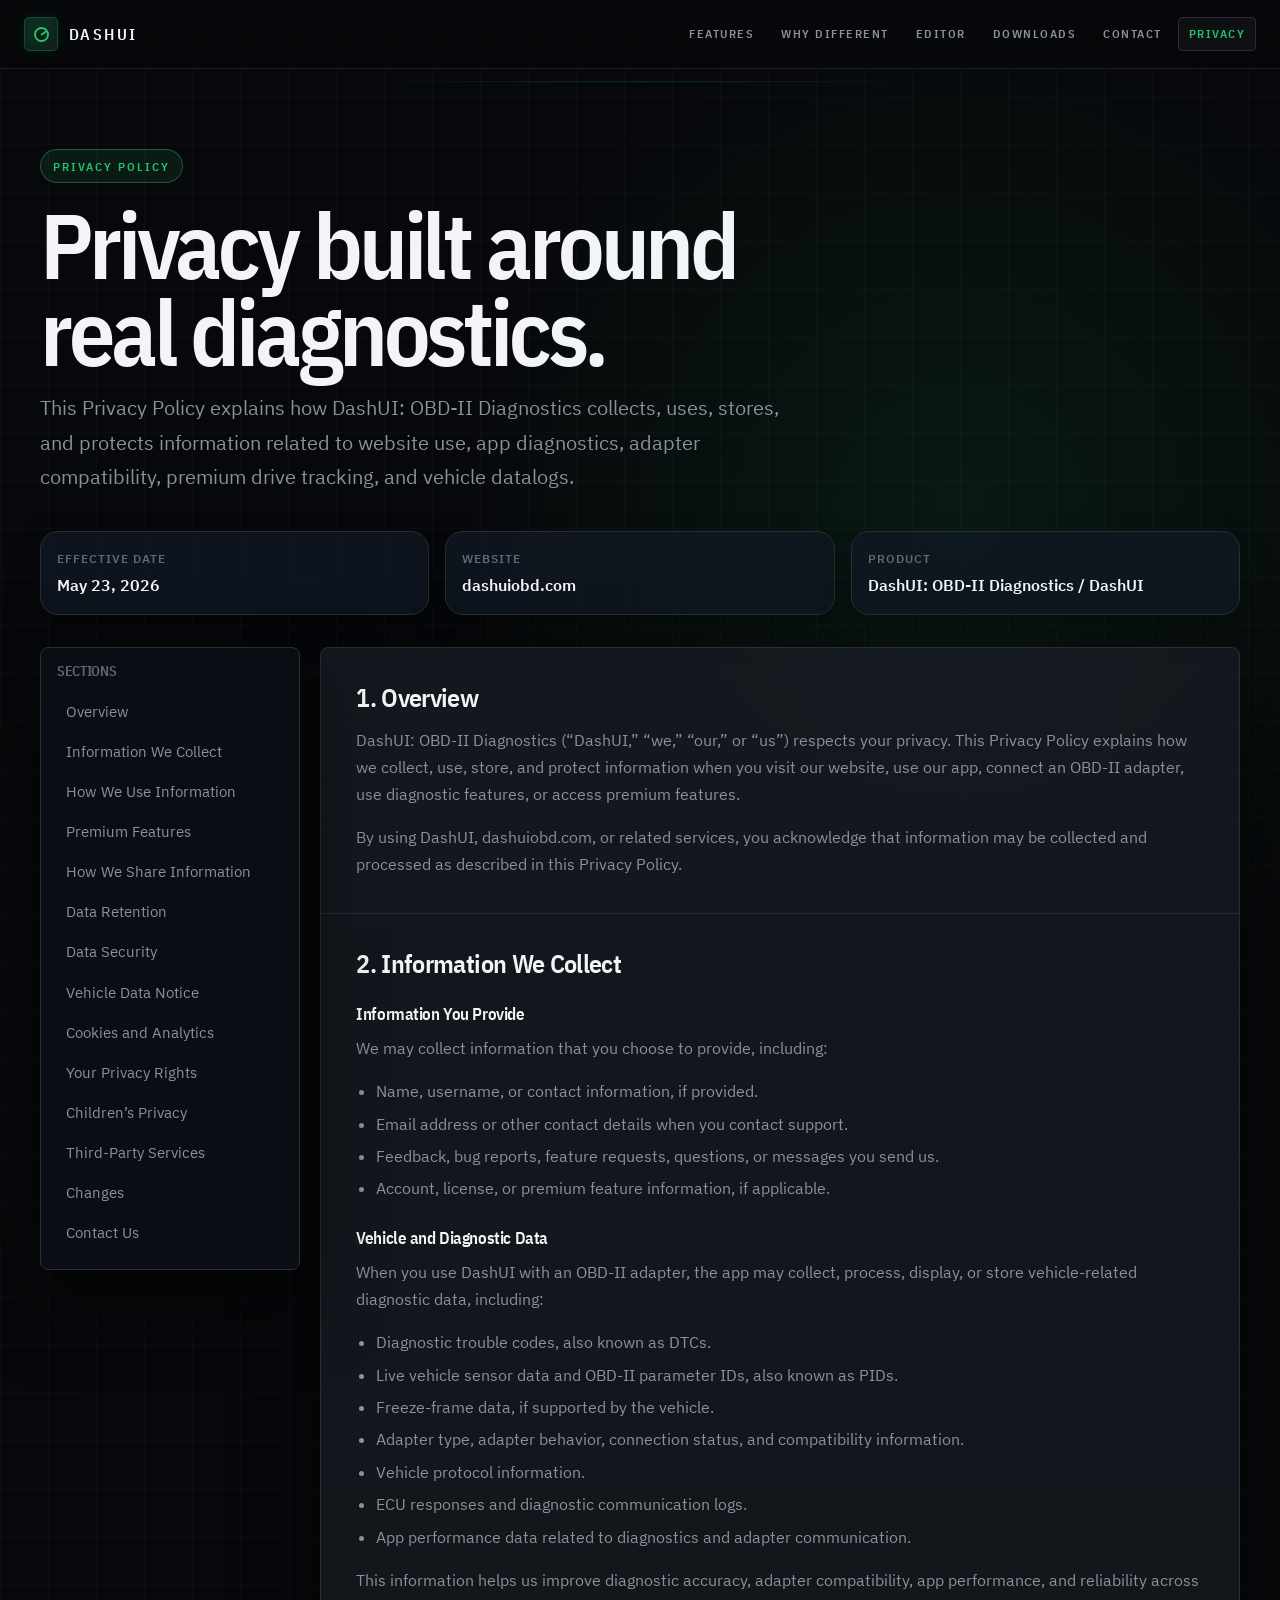
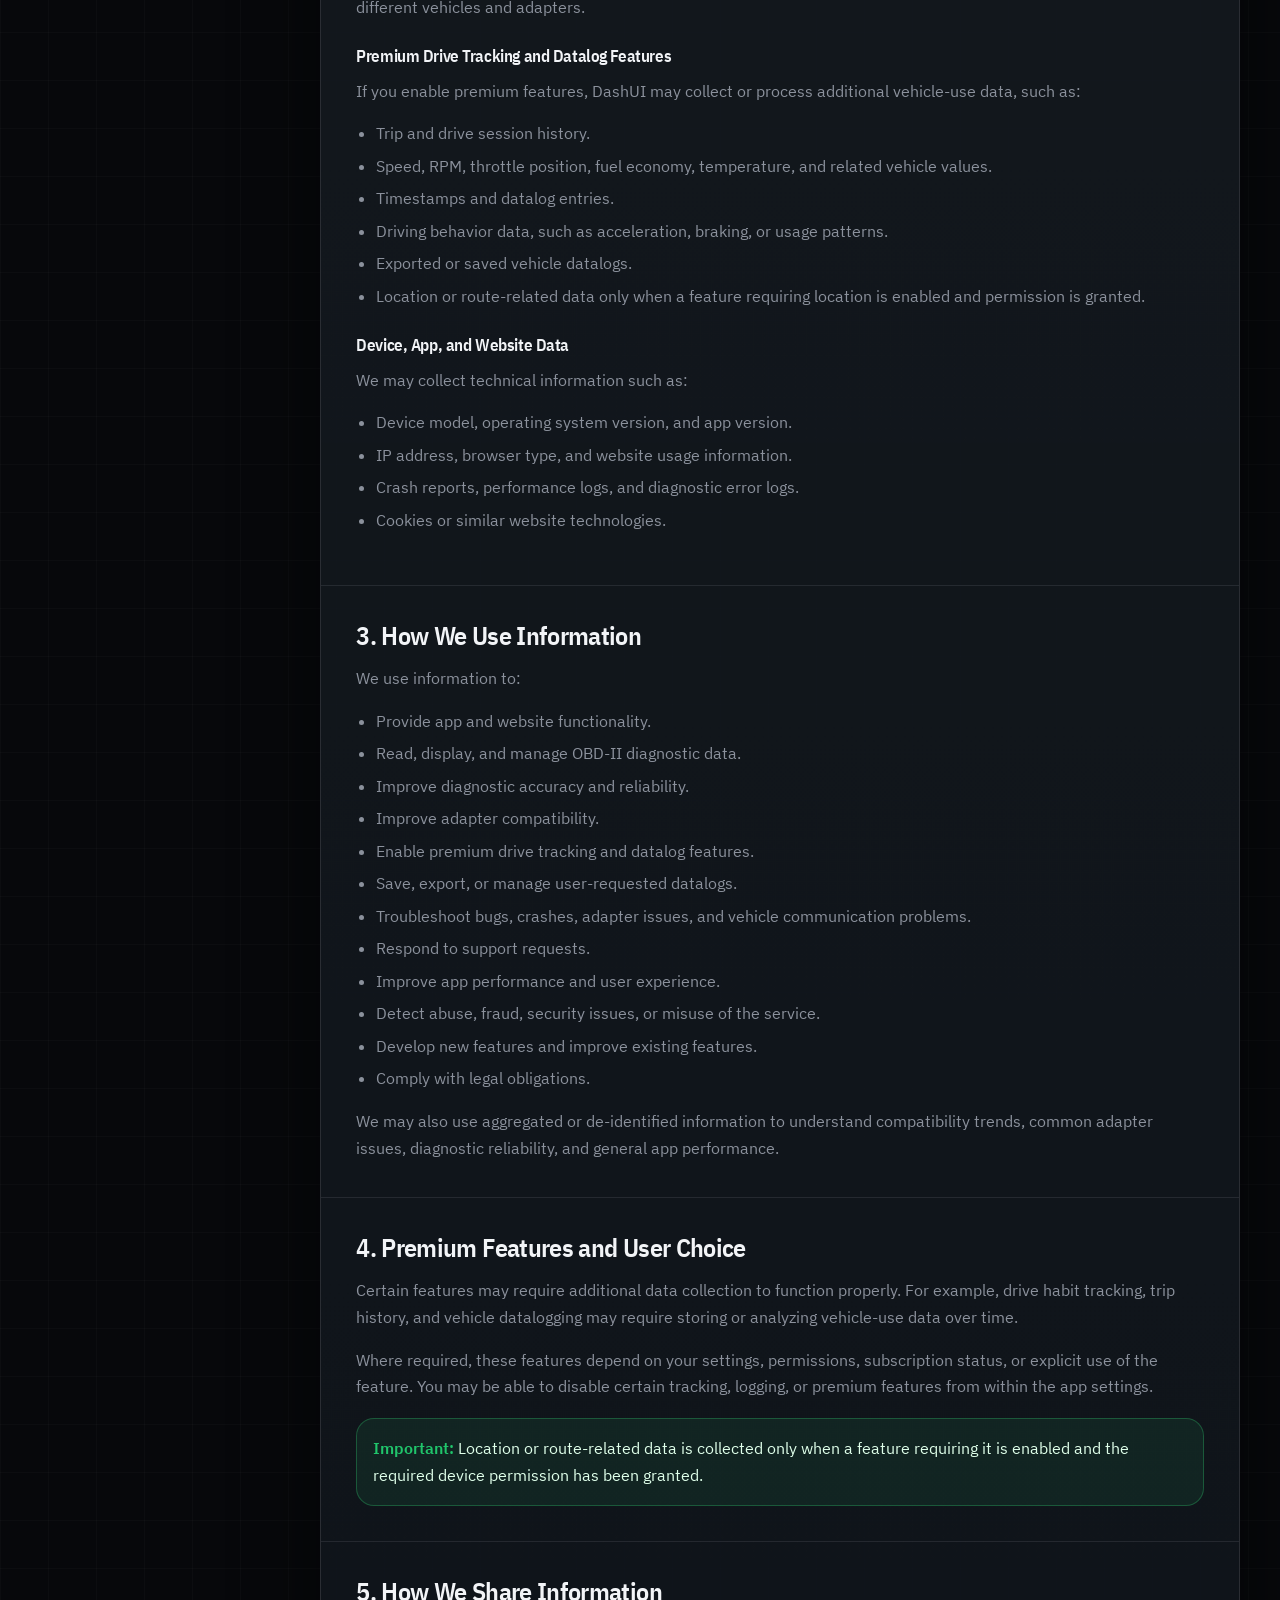
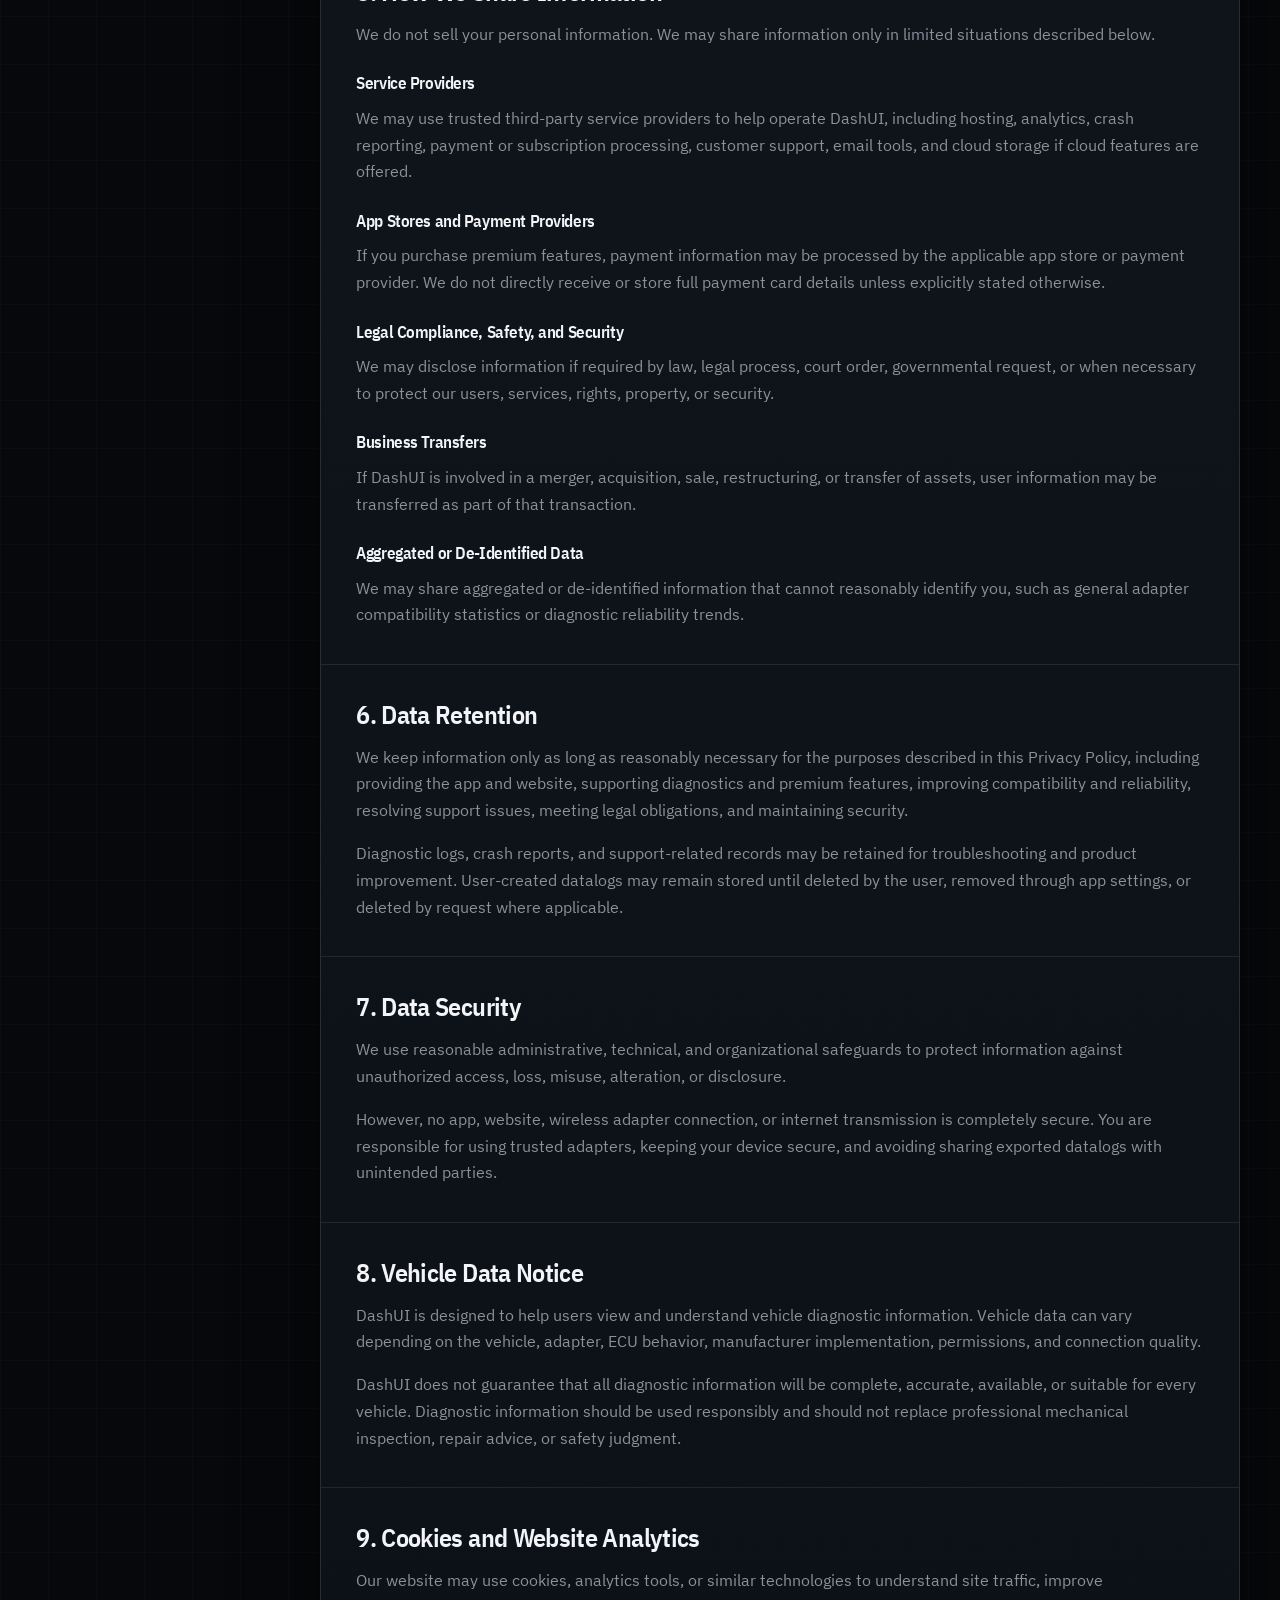
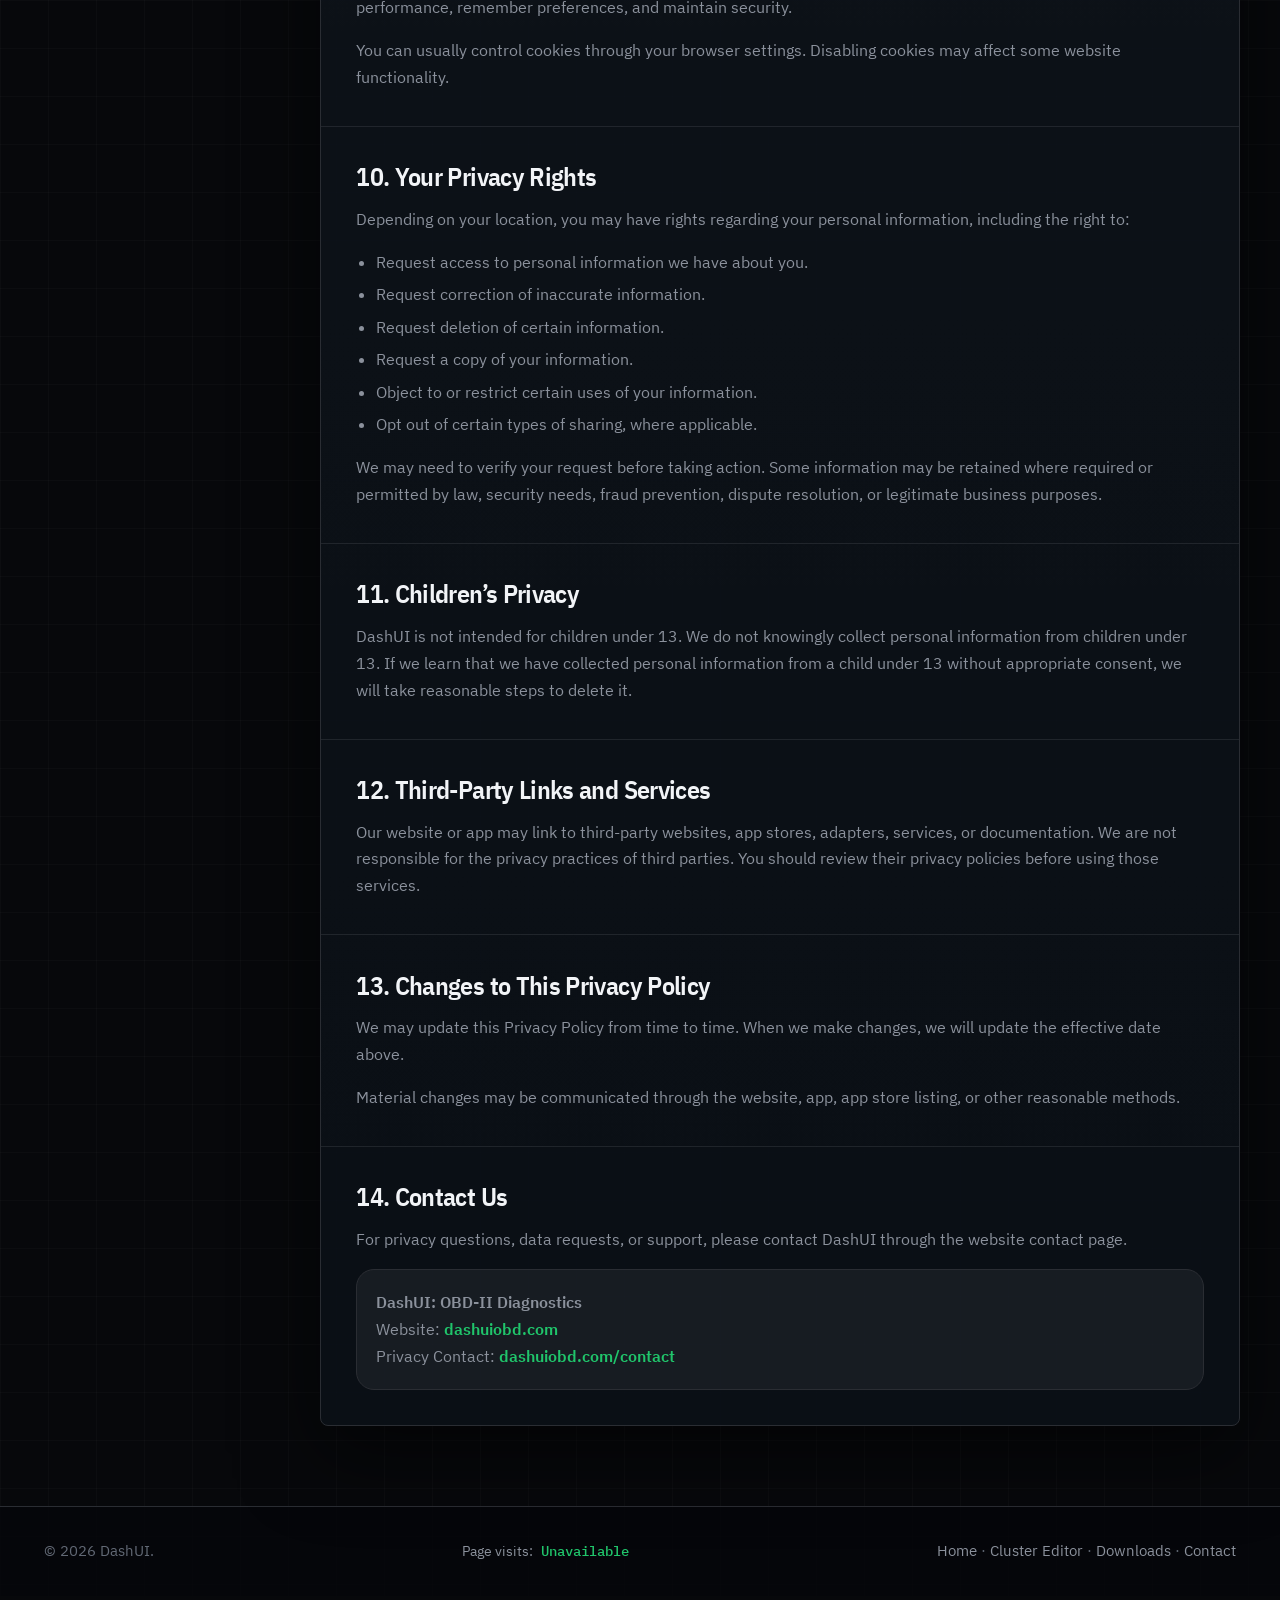
<file: privacy/index.html>
<!DOCTYPE html>
<html lang="en">
<head>
  <meta http-equiv="refresh" content="0; url=../privacy.html" />
  <link rel="canonical" href="https://dashuiobd.com/privacy.html" />
  <meta charset="UTF-8" />
  <meta name="viewport" content="width=device-width, initial-scale=1.0" />
  <title>Privacy Agreement | DashUI: OBD-II Diagnostics</title>
  <meta name="description" content="Privacy agreement for DashUI: OBD-II Diagnostics, the website, and support channels." />
  <style>
    :root {
      --bg: #08090b;
      --panel: #111216;
      --panel-2: #17181d;
      --line: #2b2d35;
      --line-soft: rgba(255,255,255,0.08);
      --text: #f0f1f5;
      --muted: #a4a7b2;
      --dim: #727681;
      --green: #20c56b;
      --green-soft: rgba(32,197,107,0.17);
      --cyan: #2fc8ef;
      --cyan-soft: rgba(47,200,239,.16);
      --red: #ef4a4a;
      --shadow: 0 30px 100px rgba(0,0,0,.55);
      --radius: 22px;
    }

    * { box-sizing: border-box; }
    html { scroll-behavior: auto; }

    body {
      margin: 0;
      min-height: 100vh;
      font-family: Inter, ui-sans-serif, system-ui, -apple-system, BlinkMacSystemFont, "Segoe UI", Roboto, Arial, sans-serif;
      color: var(--text);
      background:
        radial-gradient(circle at 78% 18%, rgba(32,197,107,.16), transparent 32rem),
        radial-gradient(circle at 18% 82%, rgba(47,200,239,.08), transparent 28rem),
        linear-gradient(135deg, #050607 0%, #0b0c10 45%, #050607 100%);
      overflow-x: hidden;
    }

    body::before {
      content: "";
      position: fixed;
      inset: 0;
      pointer-events: none;
      background-image:
        linear-gradient(rgba(255,255,255,.025) 1px, transparent 1px),
        linear-gradient(90deg, rgba(255,255,255,.025) 1px, transparent 1px);
      background-size: 42px 42px;
      mask-image: radial-gradient(circle at top, black, transparent 78%);
    }

    button, .button, [role="button"] {
      pointer-events: none !important;
      cursor: default !important;
      text-decoration: none;
      transition: none !important;
      transform: none !important;
      user-select: none;
      color: inherit;
    }

    a {
      color: inherit;
      text-decoration: none;
    }

    nav a,
    .button[href],
    .footer-links a {
      pointer-events: auto !important;
      cursor: pointer !important;
      user-select: auto;
      transition: none !important;
      transform: none !important;
    }

    nav a.active,
    nav a:hover,
    .footer-links a:hover {
      color: var(--green);
    }

    .page {
      width: min(1180px, calc(100% - 36px));
      margin: 0 auto;
    }

    header {
      display: flex;
      align-items: center;
      justify-content: space-between;
      padding: 26px 0;
      position: relative;
      z-index: 4;
    }

    .brand {
      display: flex;
      align-items: center;
      gap: 12px;
      letter-spacing: .04em;
      font-weight: 800;
      font-size: 1.08rem;
    }

    .mark {
      width: 38px;
      height: 38px;
      border: 1px solid var(--line);
      border-radius: 12px;
      background: linear-gradient(145deg, rgba(255,255,255,.07), transparent), #0d0e12;
      display: grid;
      place-items: center;
      box-shadow: inset 0 0 0 1px rgba(255,255,255,.03);
    }

    .mark span {
      width: 16px;
      height: 16px;
      border-radius: 50%;
      border: 2px solid var(--green);
      box-shadow: 0 0 22px rgba(32,197,107,.45);
      position: relative;
    }

    .mark span::after {
      content: "";
      position: absolute;
      left: 50%;
      top: 50%;
      width: 7px;
      height: 2px;
      background: var(--green);
      transform-origin: left center;
      transform: rotate(-35deg);
    }

    nav {
      display: flex;
      gap: 22px;
      color: var(--muted);
      font-size: .9rem;
    }

    .hero {
      min-height: calc(100vh - 92px);
      display: grid;
      grid-template-columns: 1.02fr .98fr;
      gap: 56px;
      align-items: center;
      padding: 42px 0 90px;
    }

    .eyebrow {
      width: max-content;
      display: flex;
      align-items: center;
      gap: 10px;
      padding: 8px 13px;
      border: 1px solid var(--line);
      border-radius: 999px;
      background: rgba(17,18,22,.72);
      color: var(--muted);
      font-size: .78rem;
      font-weight: 700;
      letter-spacing: .08em;
      text-transform: uppercase;
      margin-bottom: 24px;
    }

    .dot {
      width: 8px;
      height: 8px;
      border-radius: 50%;
      background: var(--green);
      box-shadow: 0 0 16px rgba(32,197,107,.7);
    }

    h1 {
      margin: 0;
      font-size: clamp(3.4rem, 8vw, 7.8rem);
      letter-spacing: -.08em;
      line-height: .84;
      text-transform: uppercase;
    }

    .subline {
      margin: 26px 0 0;
      max-width: 650px;
      color: #d7d9df;
      font-size: clamp(1.1rem, 2vw, 1.45rem);
      line-height: 1.48;
    }

    .subline strong { color: #fff; }

    .actions {
      display: flex;
      flex-wrap: wrap;
      gap: 14px;
      margin-top: 34px;
    }

    .button {
      display: inline-flex;
      align-items: center;
      justify-content: center;
      gap: 10px;
      min-height: 48px;
      padding: 0 18px;
      border-radius: 12px;
      border: 1px solid var(--line);
      background: #15161b;
      color: var(--text);
      font-weight: 750;
    }

    .button.primary {
      border-color: rgba(32,197,107,.46);
      background: linear-gradient(180deg, rgba(32,197,107,.22), rgba(32,197,107,.08));
      box-shadow: 0 0 42px rgba(32,197,107,.12);
    }

    .stats {
      display: grid;
      grid-template-columns: repeat(3, 1fr);
      gap: 10px;
      margin-top: 38px;
      max-width: 620px;
    }

    .stat {
      border: 1px solid var(--line-soft);
      border-radius: 16px;
      padding: 16px;
      background: rgba(17,18,22,.54);
    }

    .stat b {
      display: block;
      font-size: 1.25rem;
      margin-bottom: 4px;
    }

    .stat span {
      display: block;
      color: var(--muted);
      font-size: .85rem;
      line-height: 1.35;
    }

    .preview-stack {
      display: grid;
      gap: 18px;
      align-items: start;
    }

    .phone-wrap {
      display: flex;
      justify-content: center;
      perspective: 1400px;
    }

    .phone-glow { position: relative; }
    .phone-glow::before {
      content: "";
      position: absolute;
      inset: 9% -11% 3%;
      background: radial-gradient(circle, rgba(32,197,107,.2), transparent 62%);
      filter: blur(24px);
      z-index: -1;
    }

    .phone {
      width: min(405px, 86vw);
      border-radius: 34px;
      padding: 14px;
      background: linear-gradient(145deg, rgba(255,255,255,.12), transparent 28%), #090a0d;
      border: 1px solid rgba(255,255,255,.12);
      box-shadow: var(--shadow), inset 0 0 0 1px rgba(255,255,255,.04);
      transform: rotateX(3deg) rotateY(-8deg);
    }

    .screen {
      border-radius: 26px;
      overflow: hidden;
      background: #0a0b0e;
      border: 1px solid #20222a;
      display: block;
      width: 100%;
      height: auto;
    }

    .cluster-card {
      border-radius: 28px;
      padding: 14px;
      background:
        linear-gradient(180deg, rgba(255,255,255,.06), transparent 20%),
        linear-gradient(145deg, rgba(47,200,239,.08), transparent 36%),
        rgba(9,10,13,.96);
      border: 1px solid rgba(47,200,239,.16);
      box-shadow: var(--shadow), inset 0 0 0 1px rgba(255,255,255,.03);
      overflow: hidden;
    }

    .cluster-card img {
      display: block;
      width: 100%;
      height: auto;
      border-radius: 18px;
      border: 1px solid rgba(255,255,255,.04);
      background: #030508;
    }

    section {
      padding: 90px 0;
      border-top: 1px solid rgba(255,255,255,.07);
    }

    .section-head {
      max-width: 760px;
      margin-bottom: 34px;
    }

    .section-kicker {
      color: var(--green);
      text-transform: uppercase;
      letter-spacing: .12em;
      font-size: .78rem;
      font-weight: 800;
      margin-bottom: 12px;
    }

    h2 {
      margin: 0;
      font-size: clamp(2rem, 4.5vw, 4rem);
      line-height: .98;
      letter-spacing: -.055em;
    }

    .section-head p {
      color: var(--muted);
      font-size: 1.05rem;
      line-height: 1.65;
      margin: 18px 0 0;
    }

    .grid {
      display: grid;
      grid-template-columns: repeat(4, 1fr);
      gap: 14px;
    }

    .feature {
      border: 1px solid var(--line-soft);
      border-radius: var(--radius);
      background: rgba(17,18,22,.62);
      padding: 22px;
      min-height: 220px;
      box-shadow: inset 0 0 0 1px rgba(255,255,255,.02);
    }

    .feature .icon {
      width: 36px;
      height: 36px;
      border-radius: 11px;
      background: var(--green-soft);
      border: 1px solid rgba(32,197,107,.27);
      display: grid;
      place-items: center;
      margin-bottom: 28px;
      color: var(--green);
      font-weight: 900;
    }

    .feature h3 {
      margin: 0 0 10px;
      font-size: 1rem;
    }

    .feature p {
      margin: 0;
      color: var(--muted);
      line-height: 1.55;
      font-size: .94rem;
    }

    .split {
      display: grid;
      grid-template-columns: .9fr 1.1fr;
      gap: 20px;
      align-items: stretch;
    }

    .callout {
      border: 1px solid rgba(32,197,107,.22);
      border-radius: 28px;
      padding: 34px;
      background: linear-gradient(145deg, rgba(32,197,107,.13), transparent 55%), rgba(17,18,22,.72);
    }

    .callout h2 { font-size: clamp(2.2rem, 5vw, 5.2rem); }
    .callout p { color: #d4d7de; line-height: 1.65; font-size: 1.06rem; }

    .bullet-panel {
      display: grid;
      gap: 12px;
    }

    .truth-row {
      display: grid;
      grid-template-columns: 42px 1fr;
      gap: 14px;
      padding: 18px;
      border: 1px solid var(--line-soft);
      border-radius: 18px;
      background: rgba(17,18,22,.55);
    }

    .truth-row b { display: block; margin-bottom: 5px; }
    .truth-row span { color: var(--muted); line-height: 1.48; }

    .check {
      width: 30px;
      height: 30px;
      border-radius: 50%;
      background: var(--green-soft);
      border: 1px solid rgba(32,197,107,.28);
      display: grid;
      place-items: center;
      color: var(--green);
      font-weight: 900;
    }

    .contact-card {
      border-radius: 34px;
      border: 1px solid var(--line-soft);
      background: linear-gradient(145deg, rgba(255,255,255,.07), transparent 40%), #111216;
      padding: clamp(26px, 5vw, 54px);
      text-align: center;
      box-shadow: var(--shadow);
    }

    .coming {
      display: inline-flex;
      align-items: center;
      gap: 10px;
      padding: 9px 14px;
      border-radius: 999px;
      background: rgba(32,197,107,.13);
      border: 1px solid rgba(32,197,107,.3);
      color: #dfffee;
      font-size: .82rem;
      text-transform: uppercase;
      letter-spacing: .08em;
      font-weight: 850;
      margin-bottom: 22px;
    }

    .contact-card h2 { margin-bottom: 18px; }
    .contact-card p {
      max-width: 720px;
      margin: 0 auto 28px;
      color: var(--muted);
      line-height: 1.65;
      font-size: 1.08rem;
    }

    .contact-links {
      display: flex;
      flex-wrap: wrap;
      justify-content: center;
      gap: 12px;
    }

    footer {
      color: var(--dim);
      padding: 34px 0 46px;
      text-align: center;
      font-size: .9rem;
    }

    .footer-links {
      display: flex;
      justify-content: center;
      gap: 18px;
      flex-wrap: wrap;
      margin-top: 12px;
      color: var(--muted);
      font-size: .86rem;
    }


    .simple-main {
      padding: 54px 0 90px;
    }

    .simple-hero {
      max-width: 860px;
      margin: 0 auto 28px;
      text-align: center;
    }

    .simple-hero .eyebrow {
      margin-left: auto;
      margin-right: auto;
    }

    .legal-card {
      border-radius: 34px;
      border: 1px solid var(--line-soft);
      background: linear-gradient(145deg, rgba(255,255,255,.07), transparent 40%), #111216;
      padding: clamp(24px, 5vw, 52px);
      box-shadow: var(--shadow);
      max-width: 920px;
      margin: 0 auto;
    }

    .legal-card h2 {
      font-size: clamp(1.4rem, 2.8vw, 2.4rem);
      letter-spacing: -.035em;
      margin-top: 34px;
      margin-bottom: 12px;
    }

    .legal-card h2:first-child {
      margin-top: 0;
    }

    .legal-card p,
    .legal-card li {
      color: var(--muted);
      line-height: 1.7;
      font-size: 1rem;
    }

    .legal-card ul {
      padding-left: 1.25rem;
    }

    .legal-card strong {
      color: var(--text);
    }

    .contact-card .button[href] {
      pointer-events: auto !important;
      cursor: pointer !important;
    }

    @media (max-width: 960px) {
      nav { display: none; }
      .hero { grid-template-columns: 1fr; padding-top: 34px; gap: 46px; min-height: auto; }
      .phone { transform: none; }
      .grid { grid-template-columns: repeat(2, 1fr); }
      .split { grid-template-columns: 1fr; }
      .preview-stack { max-width: 780px; margin: 0 auto; }
    }

    @media (max-width: 760px) {
      .hero { padding-bottom: 66px; }
      h1 { font-size: clamp(3rem, 16vw, 5.4rem); }
      .subline { font-size: 1.05rem; }
      .phone { width: min(405px, 94vw); padding: 10px; }
      .cluster-card { padding: 10px; border-radius: 22px; }
    }

    @media (max-width: 620px) {
      .page { width: min(100% - 24px, 1180px); }
      header { padding-top: 18px; }
      .brand { font-size: 1rem; }
      .stats { grid-template-columns: 1fr; }
      .grid { grid-template-columns: 1fr; }
      section { padding: 64px 0; }
      .actions .button, .contact-links .button { width: 100%; }
    }

    @media (max-width: 420px) {
      .page { width: min(100% - 18px, 1180px); }
      .eyebrow { width: 100%; justify-content: center; font-size: .68rem; }
      h1 { font-size: clamp(2.65rem, 17vw, 4.6rem); }
      .phone { width: 100%; }
      .feature, .callout, .truth-row { padding: 18px; }
      .contact-card { border-radius: 24px; }
    }

  </style>
</head>
<body>
  <header class="page">
    <a class="brand" href="/" aria-label="DashUI home">
      <span class="mark"><span></span></span>
      DASHUI
    </a>
    <nav aria-label="Main navigation">
      <a href="/#features">Features</a>
      <a href="/#different">Why different</a>
      <a href="/editor">Editor</a>
      <a href="/contact">Contact</a>
      <a href="/privacy" class="active">Privacy</a>
    </nav>
  </header>

  <main class="page simple-main">
    <div class="simple-hero">
      <div class="eyebrow"><span class="dot"></span> Privacy agreement</div>
      <h1>Privacy<br />built for<br />trust.</h1>
      <p class="subline"><strong>DashUI: OBD-II Diagnostics</strong> is designed to provide vehicle diagnostics clearly and responsibly.</p>
    </div>

    <section id="privacy">
      <div class="legal-card">
        <h2>DashUI: OBD-II Diagnostics Privacy Agreement</h2>
        <p><strong>Last updated: May 22, 2026</strong></p>
        <p>This Privacy Agreement explains how DashUI: OBD-II Diagnostics handles information when you use the DashUI app, website, and related support channels. This page is intended as a plain-language starting policy and should be reviewed before final app-store submission.</p>

        <h2>Information the app may use</h2>
        <p>DashUI may read vehicle diagnostic information through an OBD-II adapter so the app can display live vehicle data, diagnostic trouble codes, connection status, and related app features. This may include values such as sensor readings, emissions-related codes, adapter details, and connection logs.</p>

        <h2>Information you choose to provide</h2>
        <p>If you contact DashUI for support, feedback, testing, or business questions, you may provide your name, email address, phone number, screenshots, diagnostic logs, device details, vehicle details, or other information needed to understand your request.</p>

        <h2>How information is used</h2>
        <ul>
          <li>To provide OBD-II diagnostics, live data, and app functionality.</li>
          <li>To troubleshoot crashes, connection problems, adapter issues, or vehicle-data display problems.</li>
          <li>To respond to support requests and improve DashUI.</li>
          <li>To meet legal, security, app-store, or fraud-prevention requirements.</li>
        </ul>

        <h2>Data sharing</h2>
        <p>DashUI does not sell personal information. Information may be shared only when needed to operate the app or website, respond to a support request, comply with legal obligations, protect users, or work with service providers who help provide hosting, analytics, crash reporting, email, or support services.</p>

        <h2>Vehicle data</h2>
        <p>Vehicle diagnostic data can reveal information about a vehicle’s status, performance, faults, or usage. Do not send diagnostic logs or screenshots to DashUI unless you are comfortable sharing that information for support or troubleshooting.</p>

        <h2>Children’s privacy</h2>
        <p>DashUI is not intended for children under 13. DashUI does not knowingly collect personal information from children under 13.</p>

        <h2>Your choices</h2>
        <p>You may contact DashUI to request access, correction, or deletion of information you previously provided through support or feedback channels, subject to legal and operational limits.</p>

        <h2>Contact</h2>
        <p>For privacy questions, contact DashUI at <a href="mailto:dashuiobdii@gmail.com">dashuiobdii@gmail.com</a>.</p>
      </div>
    </section>
  </main>

  <footer class="page">
    <p>DashUI: OBD-II Diagnostics, built for people who want their car to tell the truth.</p>
    <div class="footer-links" aria-label="Footer navigation">
      <a href="/editor">Editor</a>
      <a href="/contact">Contact</a>
      <a href="/privacy">Privacy</a>
    </div>
  </footer>
</body>
</html>
</file>
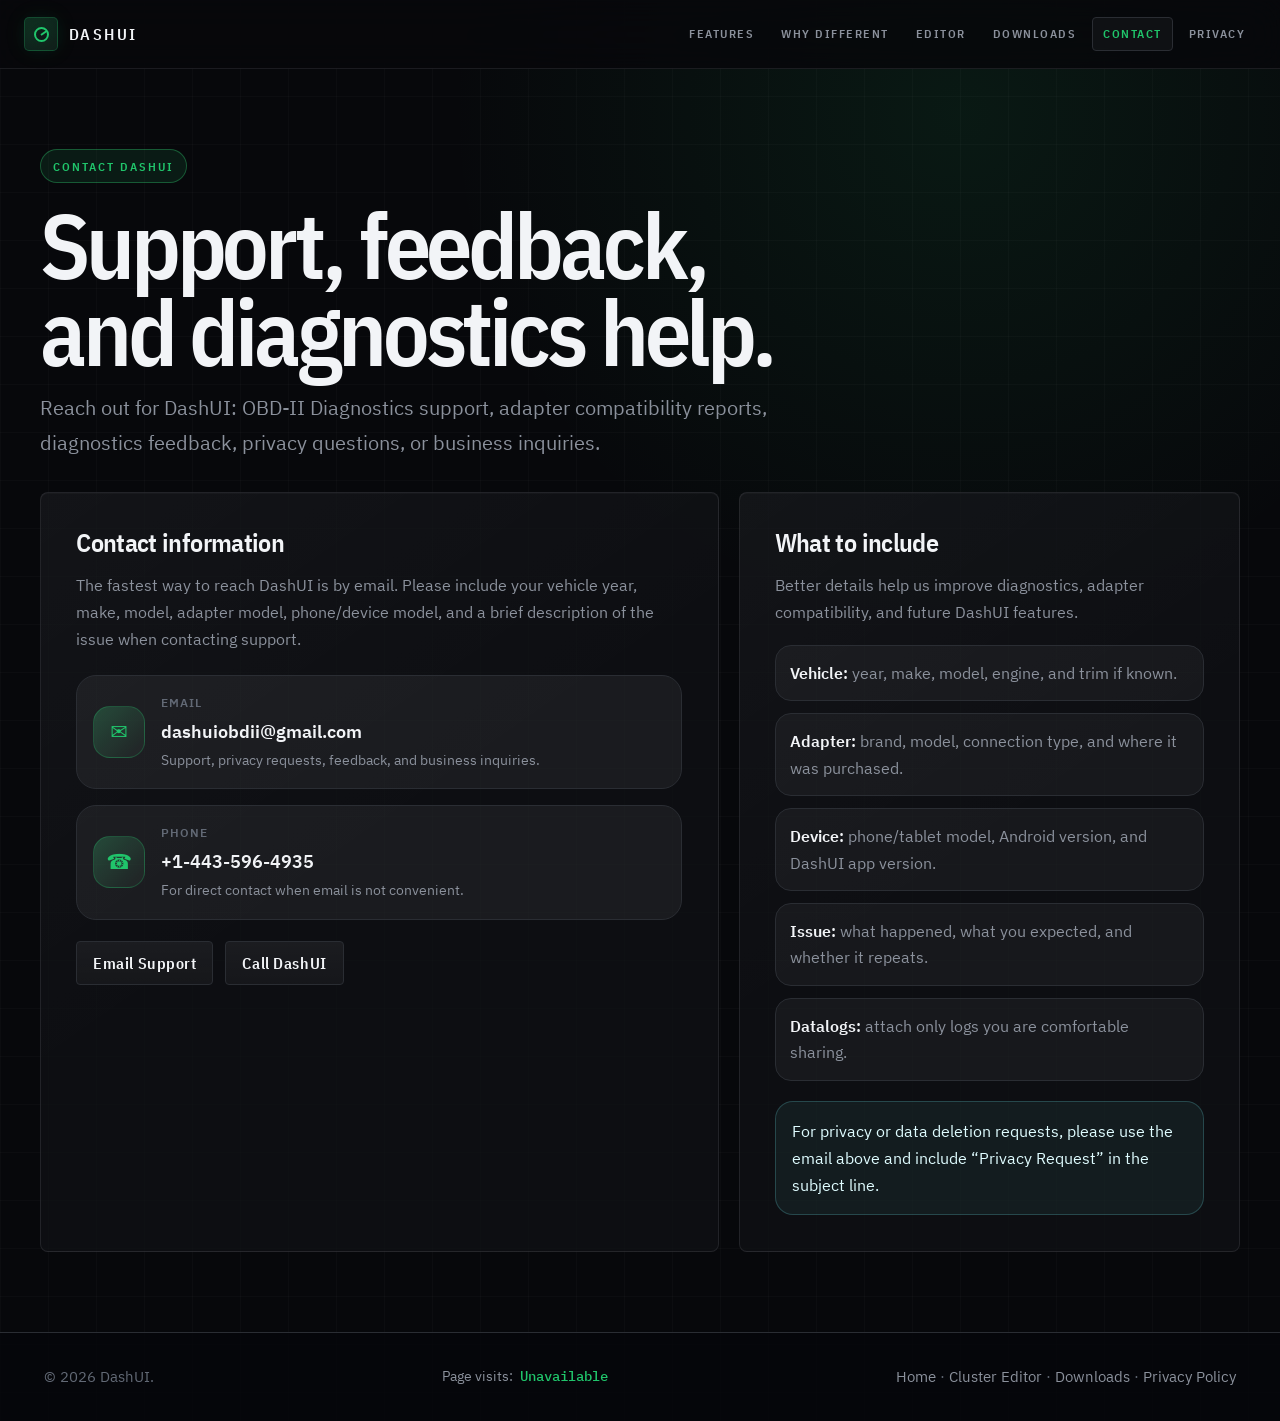
<file: contact.html>
<!DOCTYPE html>
<html lang="en">
<head>
  <meta charset="utf-8" />
  <meta name="viewport" content="width=device-width, initial-scale=1" />
  <meta name="description" content="Contact DashUI: OBD-II Diagnostics for support, privacy questions, adapter compatibility reports, and business inquiries." />
  <title>Contact | DashUI: OBD-II Diagnostics</title>

  <style>
    :root {
      --bg: #08090b;
      --panel: #111216;
      --panel-2: #17181d;
      --text: #f0f1f5;
      --muted: #a4a7b2;
      --soft: #727681;
      --line: #2b2d35;
      --line-soft: rgba(255,255,255,0.08);
      --green: #20c56b;
      --green-soft: rgba(32,197,107,0.17);
      --shadow: 0 28px 80px rgba(0,0,0,0.45);
      --radius: 24px;
      --max: 1080px;
    }

    * {
      box-sizing: border-box;
    }

    html {
      scroll-behavior: smooth;
    }

    body {
      margin: 0;
      min-height: 100vh;
      font-family: Inter, ui-sans-serif, system-ui, -apple-system, BlinkMacSystemFont, "Segoe UI", Roboto, Arial, sans-serif;
      color: var(--text);
      background:
        radial-gradient(circle at 18% 0%, rgba(32,197,107,0.14), transparent 28rem),
        linear-gradient(180deg, #05070a 0%, #080c12 48%, #05070a 100%);
      line-height: 1.68;
    }

    a {
      color: inherit;
      text-decoration: none;
    }

    .skip-link {
      position: absolute;
      left: -999px;
      top: 1rem;
      padding: 0.75rem 1rem;
      background: var(--green);
      color: #03060a;
      border-radius: 999px;
      z-index: 999;
      font-weight: 800;
    }

    .skip-link:focus {
      left: 1rem;
    }

    header {
      position: sticky;
      top: 0;
      z-index: 20;
      backdrop-filter: blur(18px);
      background: rgba(5, 7, 10, 0.78);
      border-bottom: 1px solid var(--line);
    }

    .nav {
      max-width: var(--max);
      margin: 0 auto;
      padding: 1rem 1.25rem;
      display: flex;
      align-items: center;
      justify-content: space-between;
      gap: 1rem;
    }

    .brand {
      display: inline-flex;
      align-items: center;
      gap: 0.7rem;
      font-weight: 900;
      letter-spacing: -0.04em;
      font-size: 1.05rem;
    }

    .brand-mark {
      width: 2.1rem;
      height: 2.1rem;
      border-radius: 0.75rem;
      display: grid;
      place-items: center;
      background:
        linear-gradient(135deg, rgba(32,197,107,0.25), rgba(0,0,0,0.12)),
        #0d141d;
      border: 1px solid rgba(255,255,255,0.14);
      box-shadow: inset 0 0 18px rgba(32,197,107,0.18);
      color: var(--green);
      font-size: 0.9rem;
    }

    .nav-links {
      display: flex;
      align-items: center;
      justify-content: flex-end;
      gap: 0.4rem;
      flex-wrap: wrap;
    }

    .nav-links a {
      color: var(--muted);
      padding: 0.55rem 0.8rem;
      border-radius: 999px;
      font-size: 0.93rem;
      transition: background 160ms ease, color 160ms ease;
    }

    .nav-links a:hover,
    .nav-links a:focus-visible {
      color: var(--text);
      background: rgba(255,255,255,0.08);
      outline: none;
    }

    main {
      max-width: var(--max);
      margin: 0 auto;
      padding: 5rem 1.25rem 5rem;
    }

    .hero {
      max-width: 780px;
      margin-bottom: 2rem;
    }

    .eyebrow {
      display: inline-flex;
      align-items: center;
      gap: 0.5rem;
      padding: 0.35rem 0.75rem;
      border: 1px solid rgba(57,255,136,0.28);
      border-radius: 999px;
      color: var(--accent);
      background: rgba(57,255,136,0.08);
      font-size: 0.78rem;
      font-weight: 800;
      letter-spacing: 0.08em;
      text-transform: uppercase;
    }

    h1 {
      margin: 1.2rem 0 1rem;
      font-size: clamp(2.6rem, 8vw, 5.75rem);
      line-height: 0.94;
      letter-spacing: -0.085em;
    }

    .lead {
      margin: 0;
      color: var(--muted);
      font-size: clamp(1.05rem, 2.2vw, 1.28rem);
    }

    .contact-grid {
      display: grid;
      grid-template-columns: minmax(0, 1.15fr) minmax(300px, 0.85fr);
      gap: 1.25rem;
      align-items: stretch;
    }

    .card {
      background:
        linear-gradient(180deg, rgba(255,255,255,0.045), transparent),
        rgba(11,16,23,0.9);
      border: 1px solid var(--line);
      border-radius: var(--radius);
      box-shadow: var(--shadow);
      padding: clamp(1.25rem, 3vw, 2.2rem);
    }

    h2 {
      margin: 0 0 0.9rem;
      font-size: clamp(1.35rem, 2vw, 1.8rem);
      line-height: 1.15;
      letter-spacing: -0.045em;
    }

    p {
      margin: 0 0 1rem;
      color: var(--muted);
    }

    p:last-child {
      margin-bottom: 0;
    }

    .contact-methods {
      display: grid;
      gap: 1rem;
      margin-top: 1.4rem;
    }

    .method {
      display: grid;
      grid-template-columns: 3.25rem minmax(0, 1fr);
      gap: 1rem;
      align-items: center;
      padding: 1rem;
      border-radius: 20px;
      background: rgba(255,255,255,0.055);
      border: 1px solid var(--line);
      transition: transform 160ms ease, border-color 160ms ease, background 160ms ease;
    }

    .method:hover,
    .method:focus-within {
      transform: translateY(-2px);
      border-color: rgba(57,255,136,0.34);
      background: rgba(57,255,136,0.07);
    }

    .icon {
      width: 3.25rem;
      height: 3.25rem;
      border-radius: 1.05rem;
      display: grid;
      place-items: center;
      background:
        linear-gradient(135deg, rgba(32,197,107,0.22), rgba(0,0,0,0.12)),
        rgba(255,255,255,0.045);
      border: 1px solid rgba(32,197,107,0.25);
      color: var(--green);
      font-size: 1.3rem;
    }

    .method span {
      display: block;
      color: var(--soft);
      font-size: 0.78rem;
      text-transform: uppercase;
      letter-spacing: 0.08em;
      font-weight: 800;
      margin-bottom: 0.16rem;
    }

    .method a {
      color: var(--text);
      font-size: clamp(1rem, 2.5vw, 1.15rem);
      font-weight: 850;
      word-break: break-word;
    }

    .method small {
      display: block;
      color: var(--muted);
      margin-top: 0.1rem;
      font-size: 0.9rem;
    }

    .support-list {
      display: grid;
      gap: 0.75rem;
      margin: 1.2rem 0 0;
      padding: 0;
      list-style: none;
    }

    .support-list li {
      color: var(--muted);
      padding: 0.85rem 0.9rem;
      border-radius: 16px;
      background: rgba(255,255,255,0.045);
      border: 1px solid var(--line);
    }

    .support-list strong {
      color: var(--text);
    }

    .note {
      margin-top: 1.25rem;
      padding: 1rem;
      border-radius: 18px;
      border: 1px solid rgba(116,247,255,0.20);
      background: rgba(116,247,255,0.06);
      color: #dffcff;
    }

    .button-row {
      display: flex;
      flex-wrap: wrap;
      gap: 0.75rem;
      margin-top: 1.35rem;
    }

    .button {
      display: inline-flex;
      align-items: center;
      justify-content: center;
      min-height: 3rem;
      padding: 0.75rem 1rem;
      border-radius: 999px;
      font-weight: 850;
      border: 1px solid rgba(32,197,107,0.35);
      color: #03060a;
      background: var(--green);
      box-shadow: 0 14px 32px rgba(32,197,107,0.14);
    }

    .button.secondary {
      color: var(--text);
      background: transparent;
      border-color: var(--line);
      box-shadow: none;
    }

    .button:hover,
    .button:focus-visible {
      filter: brightness(1.08);
      outline: none;
    }

    .button:hover,
    .button:focus-visible {
      filter: brightness(1.08);
      outline: none;
    }

    footer {
      border-top: 1px solid var(--line);
      color: var(--soft);
      background: rgba(5,7,10,0.84);
    }

    .footer-inner {
      max-width: var(--max);
      margin: 0 auto;
      padding: 2rem 1.25rem;
      display: flex;
      justify-content: space-between;
      gap: 1rem;
      flex-wrap: wrap;
      font-size: 0.92rem;
    }

    .footer-inner a {
      color: var(--muted);
    }

    .footer-inner a:hover {
      color: var(--text);
    }


    .site-counter {
      display: inline-flex;
      align-items: center;
      gap: 0.45rem;
      color: var(--muted);
      font-size: 0.86rem;
      line-height: 1.4;
    }

    .site-counter strong {
      color: var(--green);
      font-family: ui-monospace, SFMono-Regular, Menlo, Monaco, Consolas, "Liberation Mono", monospace;
      font-weight: 850;
    }

    .site-counter .counter-value {
      color: var(--green);
      font-family: ui-monospace, SFMono-Regular, Menlo, Monaco, Consolas, "Liberation Mono", monospace;
      font-weight: 850;
    }

    @media (max-width: 840px) {
      .nav {
        align-items: flex-start;
        flex-direction: column;
      }

      main {
        padding-top: 3.5rem;
      }

      .contact-grid {
        grid-template-columns: 1fr;
      }
    }

    @media (max-width: 520px) {
      .card {
        border-radius: 18px;
        padding: 1.1rem;
      }

      .method {
        grid-template-columns: 1fr;
      }

      .icon {
        width: 3rem;
        height: 3rem;
      }

      .button {
        width: 100%;
      }
    }


    /* ============== uniform DashUI site header ============== */
    .site-header {
      display: block;
      position: relative;
      top: auto;
      z-index: 40;
      width: 100%;
      padding: 0;
      margin: 0;
      background: transparent;
      border: 0;
      backdrop-filter: none;
      -webkit-backdrop-filter: none;
      box-shadow: none;
      font-family: Inter, ui-sans-serif, system-ui, -apple-system, BlinkMacSystemFont, "Segoe UI", Roboto, Arial, sans-serif;
    }

    .site-header-inner {
      width: min(1180px, calc(100% - 36px));
      max-width: none;
      margin: 0 auto;
      padding: 26px 0;
      display: flex;
      align-items: center;
      justify-content: flex-start;
      gap: 14px;
    }

    .site-brand {
      display: inline-flex;
      align-items: center;
      gap: 12px;
      color: var(--text);
      text-decoration: none;
      letter-spacing: 0.04em;
      font-weight: 900;
      font-size: clamp(1.3rem, 2vw, 1.55rem);
      line-height: 1;
      flex: 0 0 auto;
      white-space: nowrap;
      pointer-events: auto !important;
      cursor: pointer !important;
    }

    .site-mark {
      width: 38px;
      height: 38px;
      border: 1px solid var(--line, var(--divider, #2b2d35));
      border-radius: 12px;
      background: linear-gradient(145deg, rgba(255,255,255,.07), transparent), #0d0e12;
      display: grid;
      place-items: center;
      box-shadow: inset 0 0 0 1px rgba(255,255,255,.03);
      flex: 0 0 auto;
    }

    .site-mark span {
      width: 16px;
      height: 16px;
      border-radius: 50%;
      border: 2px solid var(--green, var(--accent, #20c56b));
      box-shadow: 0 0 22px color-mix(in srgb, var(--green, var(--accent, #20c56b)) 45%, transparent);
      position: relative;
    }

    .site-mark span::after {
      content: "";
      position: absolute;
      left: 50%;
      top: 50%;
      width: 7px;
      height: 2px;
      background: var(--green, var(--accent, #20c56b));
      transform-origin: left center;
      transform: rotate(-35deg);
    }

    .site-nav {
      display: flex;
      flex-wrap: wrap;
      align-items: center;
      justify-content: flex-start;
      gap: 6px 14px;
      max-width: min(650px, calc(100% - 150px));
      color: var(--muted);
      font-size: 0.78rem;
      line-height: 1;
      font-weight: 850;
      letter-spacing: 0.04em;
      text-transform: uppercase;
    }

    .site-nav a {
      display: inline-flex;
      align-items: center;
      color: inherit;
      text-decoration: none;
      white-space: nowrap;
      padding: 0;
      border: 0;
      border-radius: 0;
      background: transparent;
      transition: none;
      transform: none;
    }

    .site-nav a:hover,
    .site-nav a:focus-visible,
    .site-nav a[aria-current="page"] {
      color: var(--green, var(--accent, #20c56b));
      background: transparent;
      outline: none;
    }

    @media (max-width: 960px) {
      .site-header-inner {
        gap: 12px;
      }

      .site-nav {
        max-width: calc(100% - 150px);
        gap: 6px 12px;
        font-size: 0.74rem;
      }
    }

    @media (max-width: 620px) {
      .site-header-inner {
        width: min(100% - 24px, 1180px);
        padding-top: 18px;
      }

      .site-brand {
        font-size: 1.18rem;
      }

      .site-nav {
        max-width: calc(100% - 142px);
        gap: 5px 10px;
        font-size: 0.7rem;
      }
    }

    @media (max-width: 500px) {
      .site-header-inner {
        flex-direction: column;
        align-items: flex-start;
        gap: 12px;
      }

      .site-nav {
        max-width: 100%;
        font-size: 0.72rem;
      }
    }

  </style>
  <link rel="stylesheet" href="assets/site.css" />
  <script src="assets/site.js" defer></script>
</head>

<body>
  <a class="skip-link" href="#main">Skip to contact information</a>

  <header class="site-header">
    <div class="site-header-inner" aria-label="Site navigation">
      <a class="site-brand" href="index.html" aria-label="DashUI home">
        <span class="site-mark" aria-hidden="true"><span></span></span>
        <span>DASHUI</span>
      </a>

      <nav class="site-nav" aria-label="Primary navigation">
        <a href="index.html#features">Features</a>
        <a href="index.html#different">Why Different</a>
        <a href="editor.html">Editor</a>
        <a href="downloads.html">Downloads</a>
        <a href="contact.html" aria-current="page">Contact</a>
        <a href="privacy.html">Privacy</a>
      </nav>
    </div>
  </header>

  <main id="main">
    <section class="hero" aria-labelledby="contact-title">
      <span class="eyebrow">Contact DashUI</span>
      <h1 id="contact-title">Support, feedback, and diagnostics help.</h1>
      <p class="lead">
        Reach out for DashUI: OBD-II Diagnostics support, adapter compatibility reports, diagnostics feedback,
        privacy questions, or business inquiries.
      </p>
    </section>

    <div class="contact-grid">
      <section class="card" aria-labelledby="contact-methods-title">
        <h2 id="contact-methods-title">Contact information</h2>
        <p>
          The fastest way to reach DashUI is by email. Please include your vehicle year, make,
          model, adapter model, phone/device model, and a brief description of the issue when contacting support.
        </p>

        <div class="contact-methods">
          <div class="method">
            <div class="icon" aria-hidden="true">✉</div>
            <div>
              <span>Email</span>
              <a href="mailto:dashuiobdii@gmail.com">dashuiobdii@gmail.com</a>
              <small>Support, privacy requests, feedback, and business inquiries.</small>
            </div>
          </div>

          <div class="method">
            <div class="icon" aria-hidden="true">☎</div>
            <div>
              <span>Phone</span>
              <a href="tel:+14435964935">+1-443-596-4935</a>
              <small>For direct contact when email is not convenient.</small>
            </div>
          </div>
        </div>

        <div class="button-row">
          <a class="button" href="mailto:dashuiobdii@gmail.com?subject=DashUI%20OBD-II%20Support%20Request">Email Support</a>
          <a class="button secondary" href="tel:+14435964935">Call DashUI</a>
        </div>
      </section>

      <aside class="card" aria-labelledby="help-title">
        <h2 id="help-title">What to include</h2>
        <p>
          Better details help us improve diagnostics, adapter compatibility, and future DashUI features.
        </p>

        <ul class="support-list">
          <li><strong>Vehicle:</strong> year, make, model, engine, and trim if known.</li>
          <li><strong>Adapter:</strong> brand, model, connection type, and where it was purchased.</li>
          <li><strong>Device:</strong> phone/tablet model, Android version, and DashUI app version.</li>
          <li><strong>Issue:</strong> what happened, what you expected, and whether it repeats.</li>
          <li><strong>Datalogs:</strong> attach only logs you are comfortable sharing.</li>
        </ul>

        <div class="note">
          For privacy or data deletion requests, please use the email above and include “Privacy Request”
          in the subject line.
        </div>
      </aside>
    </div>
  </main>

  <footer>
    <div class="footer-inner">
      <span>&copy; 2026 DashUI.</span>
<span class="site-counter" aria-label="Page visit counter">
        Page visits: <strong class="counter-value" data-page-visit-count>Unavailable</strong>
      </span>
      <span>
        <a href="/">Home</a> ·
        <a href="editor.html">Cluster Editor</a> ·
        <a href="downloads.html">Downloads</a> ·
        <a href="privacy.html">Privacy Policy</a>
      </span>
    </div>
  </footer>

<script>
  (function () {
    const GOATCOUNTER_CODE = "dashuiobd";
    const counterTarget = document.querySelector("[data-page-visit-count]");
    if (!counterTarget) return;

    if (!GOATCOUNTER_CODE || GOATCOUNTER_CODE === "YOUR-GOATCOUNTER-CODE") {
      counterTarget.textContent = "Unavailable";
      return;
    }

    const normalizedPath = (location.pathname.replace(/\/$/, "") || "/");

    window.goatcounter = window.goatcounter || {};
    window.goatcounter.path = normalizedPath;

    const script = document.createElement("script");
    script.async = true;
    script.src = "https://gc.zgo.at/count.js";
    script.dataset.goatcounter = "https://" + GOATCOUNTER_CODE + ".goatcounter.com/count";
    document.body.appendChild(script);

    const waitForCounter = setInterval(function () {
      if (window.goatcounter && typeof window.goatcounter.visit_count === "function") {
        clearInterval(waitForCounter);
        counterTarget.textContent = "";
        window.goatcounter.visit_count({
          append: "[data-page-visit-count]",
          path: normalizedPath,
          no_branding: true
        });
      }
    }, 100);

    setTimeout(function () {
      clearInterval(waitForCounter);
      if (!counterTarget.textContent.trim()) {
        counterTarget.textContent = "Unavailable";
      }
    }, 5000);
  })();
</script>

</body>
</html>
</file>
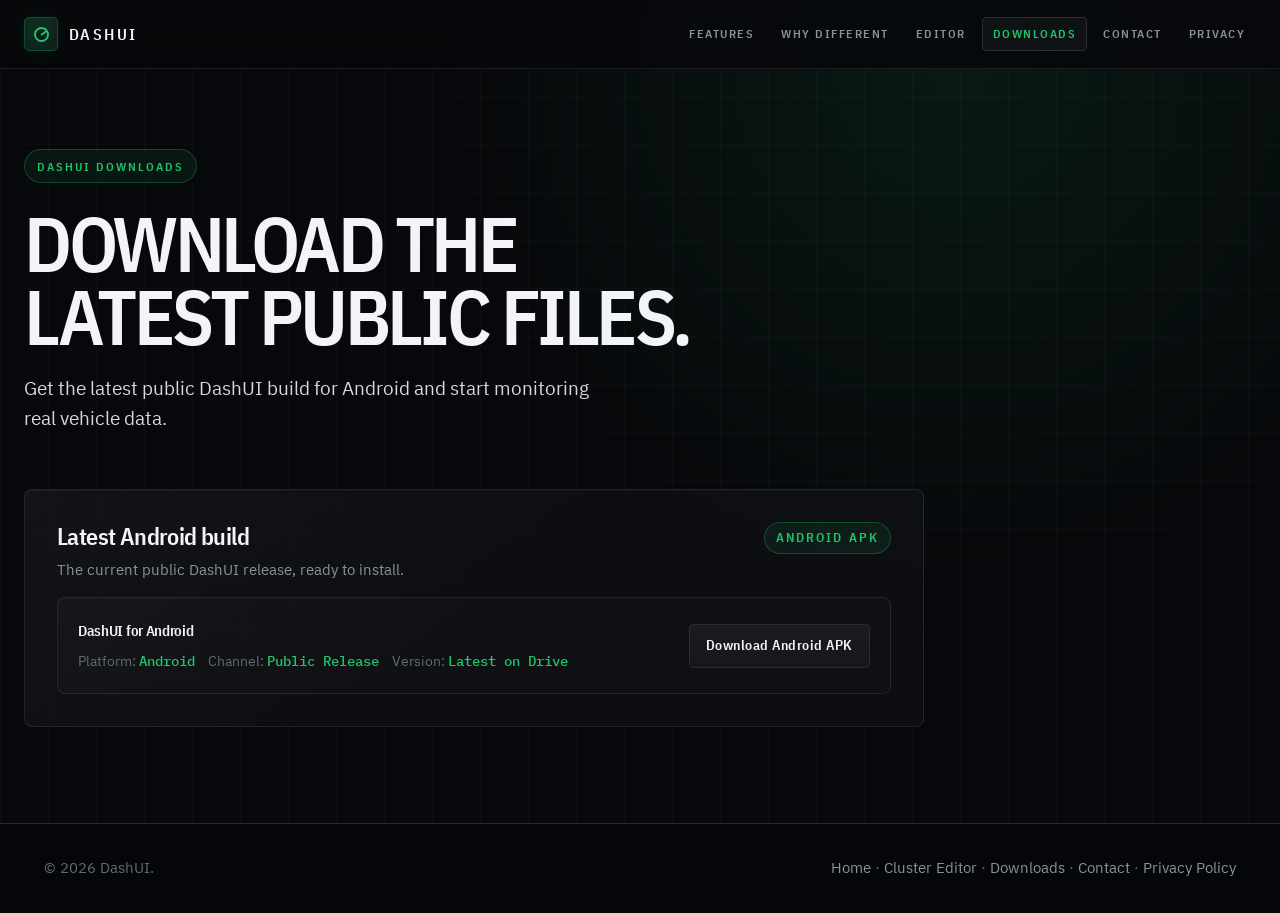
<file: downloads.html>
<!DOCTYPE html>
<html lang="en">
<head>
  <meta charset="utf-8" />
  <meta name="viewport" content="width=device-width, initial-scale=1" />
  <meta name="description" content="Download the latest public build of DashUI: OBD-II Diagnostics for Android." />
  <title>Downloads | DashUI: OBD-II Diagnostics</title>

  <style>
    :root {
      --bg: #08090b;
      --panel: #111216;
      --panel-2: #17181d;
      --text: #f0f1f5;
      --muted: #a4a7b2;
      --soft: #727681;
      --line: #2b2d35;
      --line-soft: rgba(255,255,255,0.08);
      --green: #20c56b;
      --green-soft: rgba(32,197,107,0.17);
      --shadow: 0 28px 80px rgba(0,0,0,0.45);
      --radius: 24px;
      --max: 1080px;
    }

    * { box-sizing: border-box; }
    html { scroll-behavior: smooth; }

    body {
      margin: 0;
      min-height: 100vh;
      font-family: Inter, ui-sans-serif, system-ui, -apple-system, BlinkMacSystemFont, "Segoe UI", Roboto, Arial, sans-serif;
      color: var(--text);
      background:
        radial-gradient(circle at 18% 0%, rgba(32,197,107,0.14), transparent 28rem),
        linear-gradient(180deg, #05070a 0%, #080c12 48%, #05070a 100%);
      line-height: 1.68;
    }

    a { color: inherit; text-decoration: none; }

    .skip-link {
      position: absolute;
      left: -999px;
      top: 1rem;
      padding: 0.75rem 1rem;
      background: var(--green);
      color: #03060a;
      border-radius: 999px;
      z-index: 999;
      font-weight: 800;
    }

    .skip-link:focus { left: 1rem; }

    header {
      position: sticky;
      top: 0;
      z-index: 20;
      backdrop-filter: blur(18px);
      background: rgba(5, 7, 10, 0.78);
      border-bottom: 1px solid var(--line);
    }

    .nav {
      max-width: var(--max);
      margin: 0 auto;
      padding: 1rem 1.25rem;
      display: flex;
      align-items: center;
      justify-content: space-between;
      gap: 1rem;
    }

    .brand {
      display: inline-flex;
      align-items: center;
      gap: 0.7rem;
      font-weight: 900;
      letter-spacing: -0.04em;
      font-size: 1.05rem;
    }

    .brand-mark {
      width: 2.1rem;
      height: 2.1rem;
      border-radius: 0.75rem;
      display: grid;
      place-items: center;
      background:
        linear-gradient(135deg, rgba(32,197,107,0.25), rgba(0,0,0,0.12)),
        #0d141d;
      border: 1px solid rgba(255,255,255,0.14);
      box-shadow: inset 0 0 18px rgba(32,197,107,0.18);
      color: var(--green);
      font-size: 0.9rem;
    }

    .nav-links {
      display: flex;
      align-items: center;
      justify-content: flex-end;
      gap: 0.4rem;
      flex-wrap: wrap;
    }

    .nav-links a {
      color: var(--muted);
      padding: 0.55rem 0.8rem;
      border-radius: 999px;
      font-size: 0.93rem;
      transition: background 160ms ease, color 160ms ease;
    }

    .nav-links a:hover,
    .nav-links a:focus-visible,
    .nav-links a[aria-current="page"] {
      color: var(--text);
      background: rgba(255,255,255,0.08);
      outline: none;
    }

    main {
      padding: 0;
    }

    .page {
      width: min(1180px, calc(100% - 36px));
      margin: 0 auto;
    }

    .hero {
      max-width: 820px;
      margin-bottom: 2rem;
      padding: 36px 0 48px;
    }

    .hero-copy {
      text-align: left;
    }

    .hero-copy .eyebrow {
      margin-bottom: 24px;
    }

    .hero h1 {
      margin: 0;
      font-size: clamp(2.4rem, 5vw, 4.8rem);
      letter-spacing: -0.05em;
      line-height: 1.08;
    }

    .hero .lead {
      margin: 20px 0 0;
      color: #d7d9df;
      font-size: clamp(1rem, 1.6vw, 1.2rem);
      line-height: 1.55;
      max-width: 600px;
    }

    .eyebrow {
      display: inline-flex;
      align-items: center;
      gap: 0.5rem;
      padding: 0.35rem 0.75rem;
      border: 1px solid rgba(32,197,107,0.28);
      border-radius: 999px;
      color: var(--green);
      background: rgba(32,197,107,0.08);
      font-size: 0.78rem;
      font-weight: 800;
      letter-spacing: 0.08em;
      text-transform: uppercase;
    }

    h1 {
      margin: 1.2rem 0 1rem;
      font-size: clamp(2.6rem, 8vw, 5.75rem);
      line-height: 0.94;
      letter-spacing: -0.085em;
    }

    .lead {
      margin: 0;
      color: var(--muted);
      font-size: clamp(1.05rem, 2.2vw, 1.28rem);
    }

    .downloads-grid {
      display: grid;
      gap: 1.25rem;
      max-width: 900px;
    }

    .download-card {
      background:
        linear-gradient(180deg, rgba(255,255,255,0.045), transparent),
        rgba(11,16,23,0.9);
      border: 1px solid var(--line);
      border-radius: var(--radius);
      box-shadow: var(--shadow);
      padding: clamp(1.5rem, 2.5vw, 2rem);
    }

    .download-head {
      display: flex;
      justify-content: space-between;
      align-items: flex-start;
      gap: 1rem;
      flex-wrap: wrap;
      margin-bottom: 1rem;
    }

    .download-head h2 {
      margin: 0;
      font-size: clamp(1.1rem, 2vw, 1.5rem);
      line-height: 1.2;
      letter-spacing: -0.03em;
    }

    .download-head p {
      margin: 0.5rem 0 0;
      color: var(--muted);
      font-size: 0.95rem;
      line-height: 1.5;
    }

    .tag {
      display: inline-flex;
      align-items: center;
      min-height: 2rem;
      padding: 0.25rem 0.7rem;
      border-radius: 999px;
      border: 1px solid rgba(32,197,107,0.28);
      background: rgba(32,197,107,0.08);
      color: var(--green);
      font-weight: 850;
      font-size: 0.75rem;
    }

    p {
      margin: 0 0 1rem;
      color: var(--muted);
    }

    .tag {
      display: inline-flex;
      align-items: center;
      min-height: 2rem;
      padding: 0.25rem 0.7rem;
      border-radius: 999px;
      border: 1px solid rgba(32,197,107,0.28);
      background: rgba(32,197,107,0.08);
      color: var(--green);
      font-weight: 850;
      font-size: 0.82rem;
    }

    .asset-list {
      display: grid;
      gap: 0.85rem;
      margin-top: 1.25rem;
    }

    .asset {
      display: grid;
      grid-template-columns: minmax(0, 1fr) auto;
      gap: 1rem;
      align-items: center;
      padding: 1.25rem;
      border-radius: 18px;
      background: rgba(255,255,255,0.045);
      border: 1px solid var(--line);
    }

    .asset h3 {
      margin: 0 0 0.4rem;
      font-size: 0.95rem;
      letter-spacing: -0.02em;
      word-break: break-word;
      color: var(--text);
    }

    .asset-meta {
      display: flex;
      flex-wrap: wrap;
      gap: 0.5rem 0.8rem;
      color: var(--soft);
      font-size: 0.85rem;
    }

    .asset-meta strong {
      color: var(--green);
      font-family: ui-monospace, SFMono-Regular, Menlo, Monaco, Consolas, "Liberation Mono", monospace;
    }

    .asset .button {
      min-height: 2.5rem;
      padding: 0.6rem 1rem;
      font-size: 0.9rem;
    }

    .button {
      display: inline-flex;
      align-items: center;
      justify-content: center;
      min-height: 3rem;
      padding: 0.75rem 1rem;
      border-radius: 999px;
      font-weight: 850;
      border: 1px solid rgba(32,197,107,0.35);
      color: #03060a;
      background: var(--green);
      box-shadow: 0 14px 32px rgba(32,197,107,0.14);
      white-space: nowrap;
    }

    .button.secondary {
      color: var(--text);
      background: transparent;
      border-color: var(--line);
      box-shadow: none;
    }

    .button:hover,
    .button:focus-visible {
      filter: brightness(1.08);
      outline: none;
    }

    code {
      color: #dffcff;
      background: rgba(116,247,255,0.08);
      border: 1px solid rgba(116,247,255,0.16);
      border-radius: 8px;
      padding: 0.12rem 0.35rem;
      word-break: break-word;
    }

    ol {
      margin: 0.4rem 0 0;
      padding-left: 1.25rem;
      color: var(--muted);
    }

    li { margin-bottom: 0.55rem; }

    .notice {
      margin-top: 1.25rem;
      padding: 1rem;
      border-radius: 18px;
      border: 1px solid rgba(32,197,107,0.20);
      background: rgba(32,197,107,0.06);
      color: #dfffee;
    }


    .download-metrics {
      display: grid;
      grid-template-columns: repeat(2, minmax(0, 1fr));
      gap: 0.75rem;
      margin: 1rem 0 0;
    }

    .metric {
      padding: 0.9rem;
      border-radius: 14px;
      background: rgba(255,255,255,0.045);
      border: 1px solid var(--line);
    }

    .metric span {
      display: block;
      color: var(--soft);
      font-size: 0.75rem;
      text-transform: uppercase;
      letter-spacing: 0.08em;
      font-weight: 850;
      margin-bottom: 0.25rem;
    }

    .metric strong {
      color: var(--green);
      font-family: ui-monospace, SFMono-Regular, Menlo, Monaco, Consolas, "Liberation Mono", monospace;
      font-size: 1.05rem;
      font-weight: 850;
    }

    .drive-note {
      margin-top: 1rem;
      color: var(--soft);
      font-size: 0.92rem;
    }


    footer {
      border-top: 1px solid var(--line);
      color: var(--soft);
      background: rgba(5,7,10,0.84);
    }

    .footer-inner {
      max-width: var(--max);
      margin: 0 auto;
      padding: 2rem 1.25rem;
      display: flex;
      justify-content: space-between;
      gap: 1rem;
      flex-wrap: wrap;
      font-size: 0.92rem;
    }

    .footer-inner a { color: var(--muted); }
    .footer-inner a:hover { color: var(--text); }

    .site-counter {
      display: inline-flex;
      align-items: center;
      gap: 0.45rem;
      color: var(--muted);
      font-size: 0.86rem;
      line-height: 1.4;
    }

    .site-counter strong {
      color: var(--green);
      font-family: ui-monospace, SFMono-Regular, Menlo, Monaco, Consolas, "Liberation Mono", monospace;
      font-weight: 850;
    }

    @media (max-width: 840px) {
      .nav {
        align-items: flex-start;
        flex-direction: column;
      }

      main { padding-top: 3.5rem; }
      .asset { grid-template-columns: 1fr; }
      .asset .button { width: 100%; }
      .download-metrics { grid-template-columns: 1fr; }
    }

    @media (max-width: 520px) {
      .download-card,
      .setup-card {
        border-radius: 18px;
        padding: 1.1rem;
      }
    }


    /* ============== uniform DashUI site header ============== */
    .site-header {
      display: block;
      position: relative;
      top: auto;
      z-index: 40;
      width: 100%;
      padding: 0;
      margin: 0;
      background: transparent;
      border: 0;
      backdrop-filter: none;
      -webkit-backdrop-filter: none;
      box-shadow: none;
      font-family: Inter, ui-sans-serif, system-ui, -apple-system, BlinkMacSystemFont, "Segoe UI", Roboto, Arial, sans-serif;
    }

    .site-header-inner {
      width: min(1180px, calc(100% - 36px));
      max-width: none;
      margin: 0 auto;
      padding: 26px 0;
      display: flex;
      align-items: center;
      justify-content: flex-start;
      gap: 14px;
    }

    .site-brand {
      display: inline-flex;
      align-items: center;
      gap: 12px;
      color: var(--text);
      text-decoration: none;
      letter-spacing: 0.04em;
      font-weight: 900;
      font-size: clamp(1.3rem, 2vw, 1.55rem);
      line-height: 1;
      flex: 0 0 auto;
      white-space: nowrap;
      pointer-events: auto !important;
      cursor: pointer !important;
    }

    .site-mark {
      width: 38px;
      height: 38px;
      border: 1px solid var(--line, var(--divider, #2b2d35));
      border-radius: 12px;
      background: linear-gradient(145deg, rgba(255,255,255,.07), transparent), #0d0e12;
      display: grid;
      place-items: center;
      box-shadow: inset 0 0 0 1px rgba(255,255,255,.03);
      flex: 0 0 auto;
    }

    .site-mark span {
      width: 16px;
      height: 16px;
      border-radius: 50%;
      border: 2px solid var(--green, var(--accent, #20c56b));
      box-shadow: 0 0 22px color-mix(in srgb, var(--green, var(--accent, #20c56b)) 45%, transparent);
      position: relative;
    }

    .site-mark span::after {
      content: "";
      position: absolute;
      left: 50%;
      top: 50%;
      width: 7px;
      height: 2px;
      background: var(--green, var(--accent, #20c56b));
      transform-origin: left center;
      transform: rotate(-35deg);
    }

    .site-nav {
      display: flex;
      flex-wrap: wrap;
      align-items: center;
      justify-content: flex-start;
      gap: 6px 14px;
      max-width: min(650px, calc(100% - 150px));
      color: var(--muted);
      font-size: 0.78rem;
      line-height: 1;
      font-weight: 850;
      letter-spacing: 0.04em;
      text-transform: uppercase;
    }

    .site-nav a {
      display: inline-flex;
      align-items: center;
      color: inherit;
      text-decoration: none;
      white-space: nowrap;
      padding: 0;
      border: 0;
      border-radius: 0;
      background: transparent;
      transition: none;
      transform: none;
    }

    .site-nav a:hover,
    .site-nav a:focus-visible,
    .site-nav a[aria-current="page"] {
      color: var(--green, var(--accent, #20c56b));
      background: transparent;
      outline: none;
    }

    @media (max-width: 960px) {
      .site-header-inner {
        gap: 12px;
      }

      .site-nav {
        max-width: calc(100% - 150px);
        gap: 6px 12px;
        font-size: 0.74rem;
      }
    }

    @media (max-width: 620px) {
      .site-header-inner {
        width: min(100% - 24px, 1180px);
        padding-top: 18px;
      }

      .site-brand {
        font-size: 1.18rem;
      }

      .site-nav {
        max-width: calc(100% - 142px);
        gap: 5px 10px;
        font-size: 0.7rem;
      }
    }

    @media (max-width: 500px) {
      .site-header-inner {
        flex-direction: column;
        align-items: flex-start;
        gap: 12px;
      }

      .site-nav {
        max-width: 100%;
        font-size: 0.72rem;
      }
    }

  </style>
  <link rel="stylesheet" href="assets/site.css" />
  <script src="assets/site.js" defer></script>
</head>

<body>
  <a class="skip-link" href="#main">Skip to downloads</a>

  <header class="site-header">
    <div class="site-header-inner" aria-label="Site navigation">
      <a class="site-brand" href="index.html" aria-label="DashUI home">
        <span class="site-mark" aria-hidden="true"><span></span></span>
        <span>DASHUI</span>
      </a>

      <nav class="site-nav" aria-label="Primary navigation">
        <a href="index.html#features">Features</a>
        <a href="index.html#different">Why Different</a>
        <a href="editor.html">Editor</a>
        <a href="downloads.html" aria-current="page">Downloads</a>
        <a href="contact.html">Contact</a>
        <a href="privacy.html">Privacy</a>
      </nav>
    </div>
  </header>

  <main id="main" class="page">
    <div class="hero">
      <div class="hero-copy">
        <span class="eyebrow">DashUI Downloads</span>
        <h1 id="downloads-title">Download the latest public files.</h1>
        <p class="lead">
          Get the latest public DashUI build for Android and start monitoring real vehicle data.
        </p>
      </div>
    </div>

    <div class="downloads-grid">
      <section class="download-card" aria-labelledby="latest-download-title">
        <div class="download-head">
          <div>
            <h2 id="latest-download-title">Latest Android build</h2>
            <p>The current public DashUI release, ready to install.</p>
          </div>
          <span class="tag">Android APK</span>
        </div>

        <article class="asset">
          <div>
            <h3>DashUI for Android</h3>
            <div class="asset-meta">
              <span>Platform: <strong>Android</strong></span>
              <span>Channel: <strong>Public Release</strong></span>
              <span>Version: <strong id="apk-version">Latest on Drive</strong></span>
            </div>
          </div>
          <a class="button"
             href="https://drive.google.com/uc?export=download&id=1bW5C06iUTrKEwmWQu8i_jXo2aPC1j9pJ"
             target="_blank"
             rel="noopener">
            Download Android APK
          </a>
        </article>
      </section>
    </div>
  </main>

  <footer>
    <div class="footer-inner">
      <span>&copy; 2026 DashUI.</span>
      <span>
        <a href="/">Home</a> ·
        <a href="editor.html">Cluster Editor</a> ·
        <a href="downloads.html">Downloads</a> ·
        <a href="contact.html">Contact</a> ·
        <a href="privacy.html">Privacy Policy</a>
      </span>
    </div>
  </footer>

  <script>
    // Live APK version label.
    // Pulls the current file name (e.g. "DashUI-v1.2.3.apk") from your Google
    // Drive via a small Apps Script web app, so it auto-updates on every rename.
    // 1. Deploy the Apps Script (see deploy notes) as a web app.
    // 2. Paste its /exec URL between the quotes below.
    (function () {
      var VERSION_SCRIPT_URL = "https://script.google.com/macros/s/AKfycbz95E4reMNtw6AsAmxVVGtg_6YgGcmwZ4bJg1apPmZDXSJijqeIED_FYApv_EPdMP2p/exec";

      var target = document.getElementById("apk-version");
      if (!target || !/^https:\/\//.test(VERSION_SCRIPT_URL)) return; // keep fallback text until configured

      window.__dashuiApkVersion = function (data) {
        if (data && data.name) target.textContent = data.name;
      };

      var s = document.createElement("script");
      s.async = true;
      s.src = VERSION_SCRIPT_URL +
        (VERSION_SCRIPT_URL.indexOf("?") === -1 ? "?" : "&") +
        "callback=__dashuiApkVersion";
      document.body.appendChild(s);
    })();
  </script>
</body>
</html>
</file>
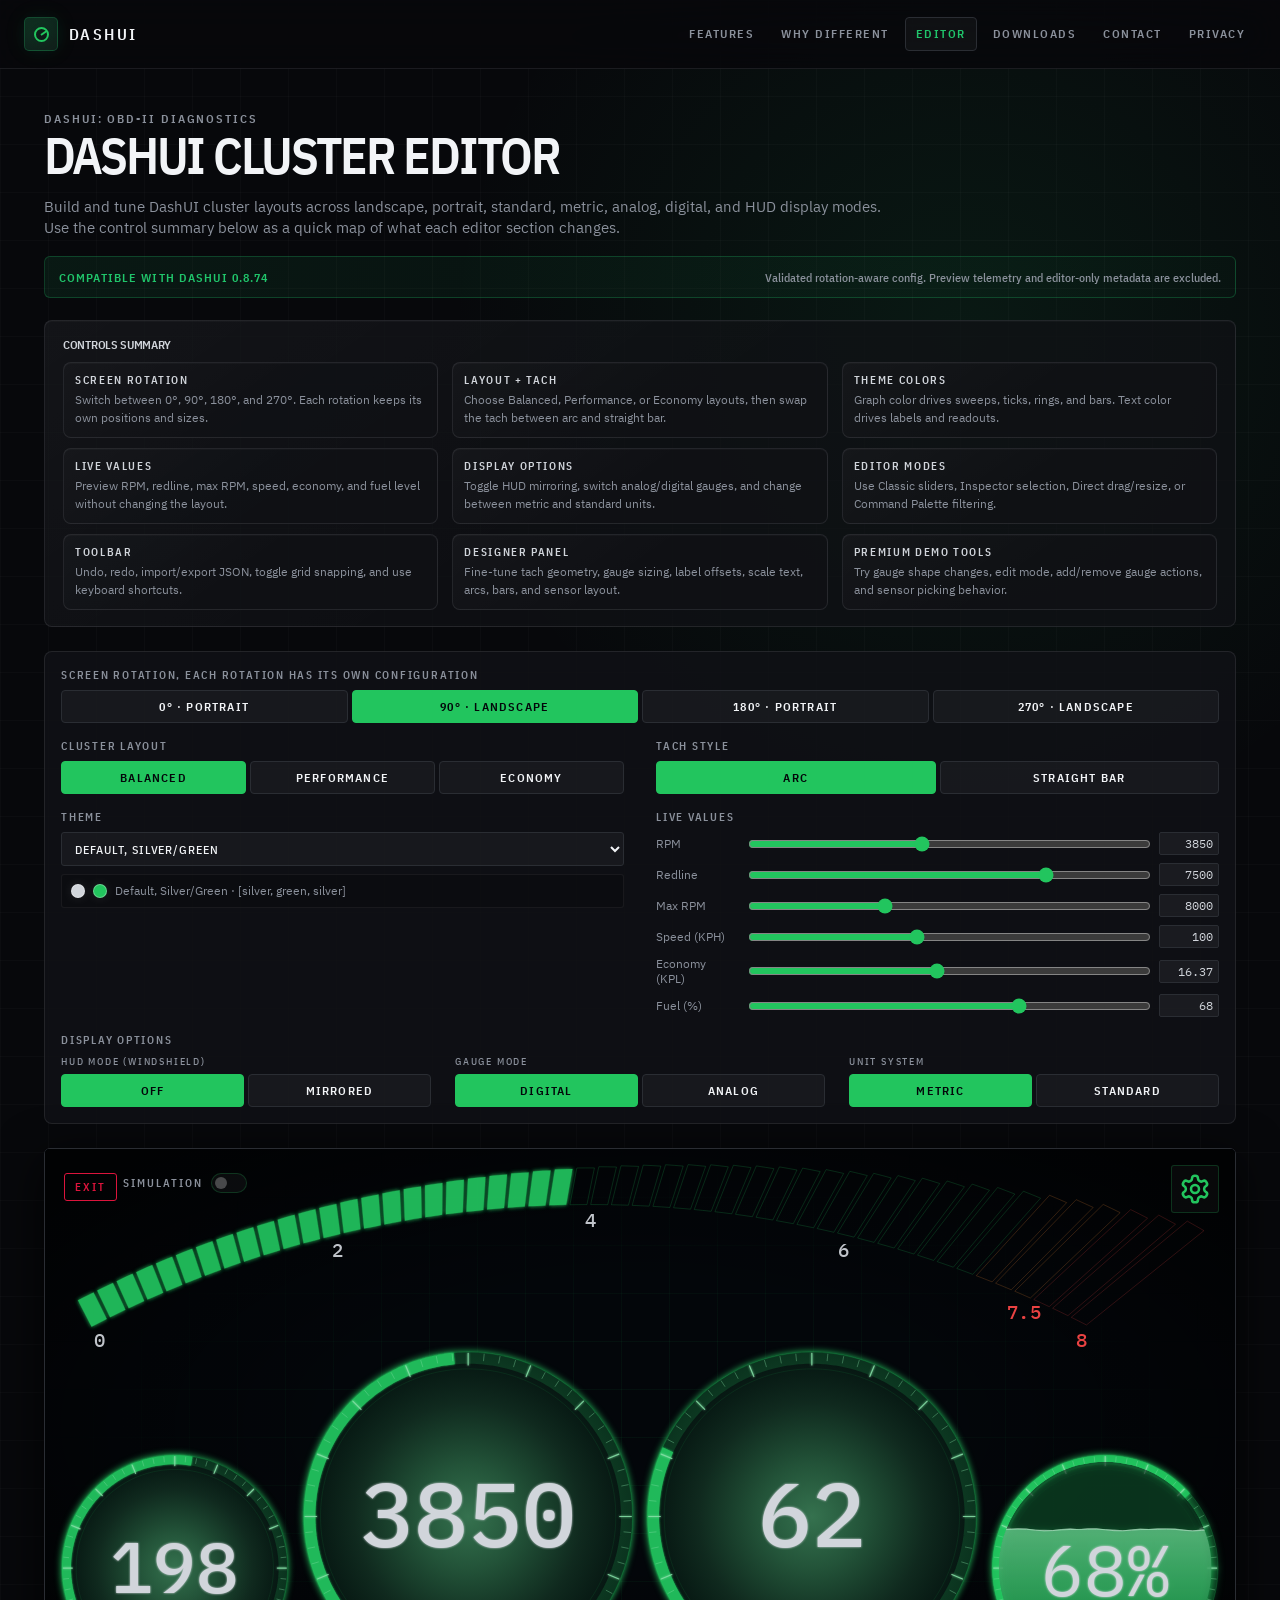
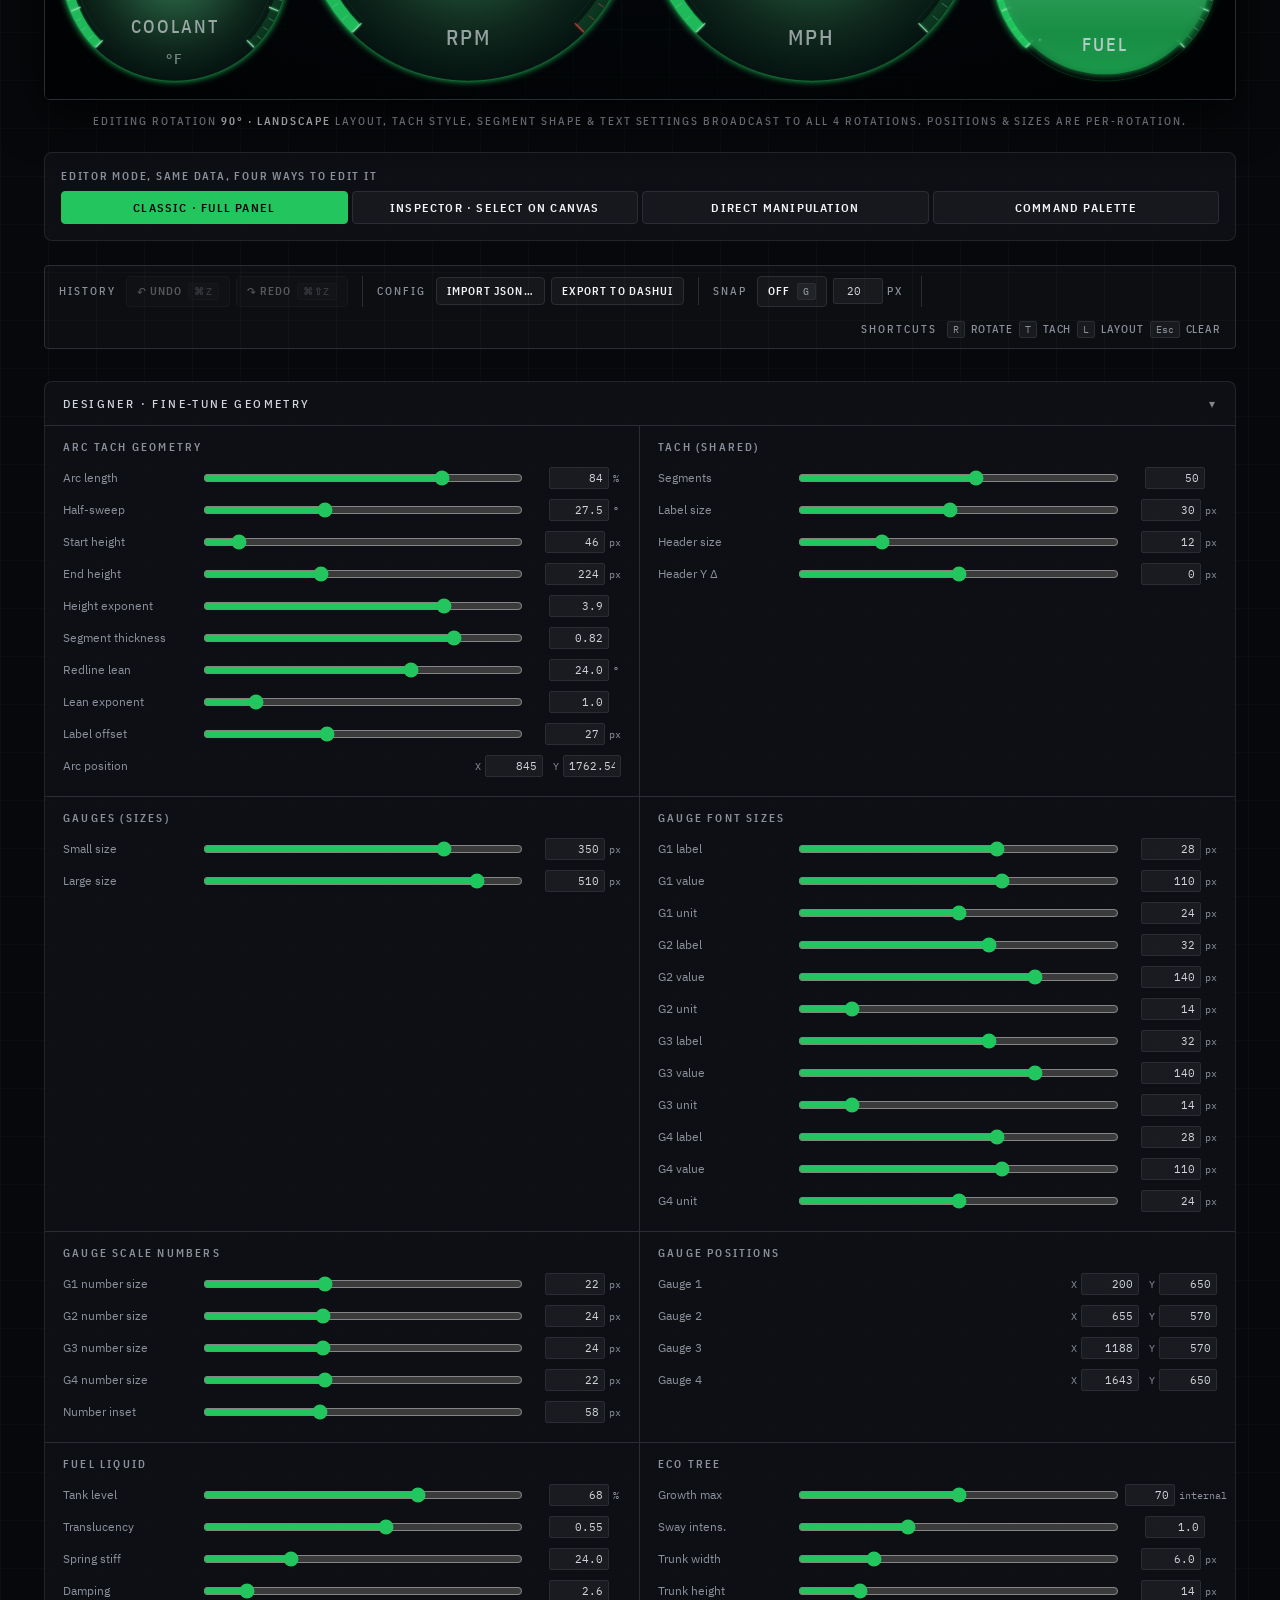
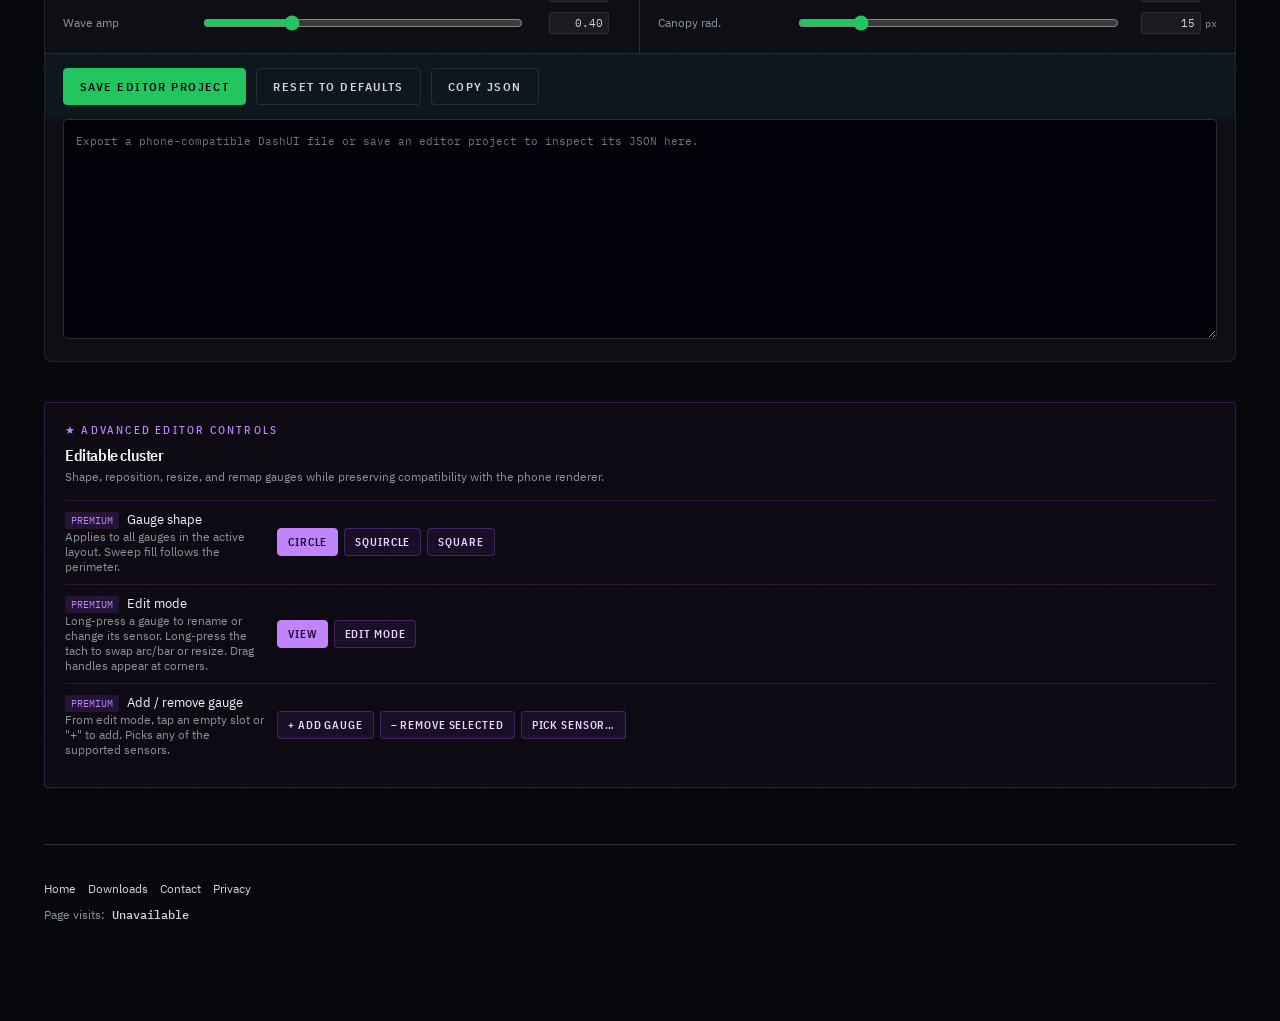
<file: editor.html>
<!doctype html>
<html lang="en">
<head>
<meta charset="utf-8" />
<title>DashUI Cluster Editor | DashUI: OBD-II Diagnostics</title>
<link rel="stylesheet" href="assets/cluster-fonts.css" />
  <style>
    :root {
      --plex-sans: 'IBM Plex Sans', system-ui, sans-serif;
      --plex-cond: 'IBM Plex Sans Condensed', 'IBM Plex Sans', sans-serif;
      --plex-mono: 'IBM Plex Mono', ui-monospace, monospace;
      --bg: #07080b;
      --text: #f2f4f7;
      --muted: #8b919c;
      --divider: #2a2d33;
      --red: #ef4444;
      /* theme, overridden by JS. graph drives sweeps/segments/rings; text drives labels/readouts. */
      --theme: #20c56b;
      --theme-bright: #20c56b;
      --theme-dim: rgba(32, 197, 107, 0.20);
      --theme-faint: rgba(32, 197, 107, 0.06);
      --text-color: #20c56b;
    }
  * { box-sizing: border-box; }
  html, body {
    margin: 0; padding: 0; background: var(--bg); color: var(--text);
    font-family: var(--plex-sans);
    font-feature-settings: "tnum" on, "lnum" on;
  }
  .page { max-width: 1320px; margin: 0 auto; padding: 40px 24px 96px; }
  .eyebrow {
    font-family: var(--plex-cond); font-weight: 600;
    text-transform: uppercase; letter-spacing: 0.18em;
    font-size: 12px; color: var(--muted);
  }
  h1 { font-size: 28px; line-height: 36px; font-weight: 600; margin: 4px 0 8px; }
  .lede { color: var(--muted); font-size: 13px; line-height: 21px; max-width: 760px; }
  .control-summary {
    margin: 18px 0 22px;
    padding: 16px 18px;
    background: linear-gradient(135deg, rgba(34,211,238,0.075), rgba(255,255,255,0.022));
    border: 1px solid var(--divider);
    border-radius: 4px;
  }
  .control-summary h2 {
    margin: 0 0 10px;
    font-family: var(--plex-cond);
    font-size: 12px;
    letter-spacing: 0.2em;
    text-transform: uppercase;
    color: var(--theme-bright);
    font-weight: 600;
  }
  .control-summary-grid {
    display: grid;
    grid-template-columns: repeat(3, minmax(0, 1fr));
    gap: 10px 14px;
  }
  .control-summary-item {
    min-height: 70px;
    padding: 10px 11px;
    border: 1px solid rgba(255,255,255,0.055);
    border-radius: 3px;
    background: rgba(0,0,0,0.16);
  }
  .control-summary-item b {
    display: block;
    margin-bottom: 4px;
    font-family: var(--plex-cond);
    font-size: 11px;
    letter-spacing: 0.15em;
    text-transform: uppercase;
    color: var(--text-color);
    font-weight: 600;
  }
  .control-summary-item span {
    display: block;
    color: var(--muted);
    font-size: 12px;
    line-height: 18px;
  }
  @media (max-width: 900px) {
    .control-summary-grid { grid-template-columns: 1fr; }
  }

  /* ============== controls panel ============== */
  .controls {
    margin: 24px 0;
    padding: 16px;
    background: rgba(255,255,255,0.025);
    border: 1px solid var(--divider);
    border-radius: 4px;
    display: grid;
    grid-template-columns: 1fr 1fr;
    gap: 16px 32px;
  }
  .ctrl-block { display: flex; flex-direction: column; gap: 8px; }
  .ctrl-label {
    font-family: var(--plex-cond);
    font-size: 11px; letter-spacing: 0.18em; text-transform: uppercase;
    color: var(--muted);
  }
  .seg-picker { display: flex; gap: 4px; }
  .seg-picker button {
    flex: 1;
    background: rgba(255,255,255,0.04);
    border: 1px solid var(--divider);
    color: var(--text);
    font-family: var(--plex-cond);
    font-size: 12px; letter-spacing: 0.1em; text-transform: uppercase;
    padding: 8px 10px;
    border-radius: 3px;
    cursor: pointer;
  }
  .seg-picker button.active {
    background: var(--theme);
    color: #03060a;
    border-color: var(--theme);
  }
  .seg-picker select {
    background: rgba(255,255,255,0.04); border: 1px solid var(--divider); color: var(--text);
    font-family: var(--plex-cond); font-size: 11px; padding: 4px; border-radius: 3px;
  }
  .swatches { display: flex; gap: 6px; flex-wrap: wrap; }
  .swatch {
    width: 28px; height: 28px;
    border-radius: 50%;
    cursor: pointer;
    border: 2px solid transparent;
  }
  .swatch.active { border-color: #fff; }
  .theme-select {
    width: 100%;
    min-height: 34px;
    background: rgba(255,255,255,0.04);
    border: 1px solid var(--divider);
    color: var(--text);
    font-family: var(--plex-cond);
    font-size: 12px;
    letter-spacing: 0.08em;
    text-transform: uppercase;
    padding: 7px 9px;
    border-radius: 3px;
    outline: none;
  }
  .theme-select:focus { border-color: var(--theme); }
  .theme-select option {
    background: #07080b;
    color: var(--text);
  }
  .theme-preview {
    display: flex;
    align-items: center;
    gap: 8px;
    flex-wrap: wrap;
    min-height: 30px;
    padding: 7px 9px;
    border: 1px solid rgba(255,255,255,0.055);
    border-radius: 3px;
    background: rgba(0,0,0,0.16);
    color: var(--muted);
    font-size: 12px;
    line-height: 18px;
  }
  .theme-dot {
    width: 14px;
    height: 14px;
    border-radius: 999px;
    border: 1px solid rgba(255,255,255,0.30);
    box-shadow: 0 0 12px rgba(255,255,255,0.10);
    flex: 0 0 auto;
  }
  .theme-custom-controls {
    display: grid;
    grid-template-columns: repeat(2, minmax(0, 1fr));
    gap: 10px 12px;
    padding: 10px;
    border: 1px dashed var(--divider);
    border-radius: 4px;
    background: rgba(255,255,255,0.018);
  }
  .theme-custom-controls[hidden] { display: none; }
  .theme-custom-field {
    display: flex;
    flex-direction: column;
    gap: 6px;
    min-width: 0;
  }
  .theme-custom-field label {
    font-family: var(--plex-cond);
    font-size: 10px;
    letter-spacing: 0.18em;
    text-transform: uppercase;
    color: var(--muted);
  }
  @media (max-width: 720px) {
    .theme-custom-controls { grid-template-columns: 1fr; }
  }
  .slider-row {
    display: grid;
    grid-template-columns: 80px 1fr 60px;
    gap: 10px; align-items: center;
  }
  .slider-row input[type=range] { accent-color: var(--theme); width: 100%; }
  .slider-row .val {
    font-family: var(--plex-mono);
    font-size: 12px;
    color: var(--theme-bright);
    text-align: right;
  }
  .slider-row .name { font-size: 12px; color: var(--muted); }

  /* ============== cluster preview ============== */
  .cluster {
    position: sticky;
    top: 0;
    z-index: 900;
    width: 100%;
    aspect-ratio: 1843 / 853;
    border-radius: 6px;
    overflow: hidden;
    border: 1px solid var(--divider);
    background: #03060a;
    isolation: isolate;
    margin-top: 24px;
    box-shadow: 0 12px 48px rgba(0,0,0,0.8);
    transition: border-color 0.2s, box-shadow 0.2s;
  }
  /* HUD MODE styles */
  body[data-hud-mode="on"] .cluster {
    transform: scaleX(-1);
    background: #000;
  }
  /* windshield projection: pure-black backdrop + no bloom on the gauge faces */
  body[data-hud-mode="on"] #slot-1 *,
  body[data-hud-mode="on"] #slot-2 *,
  body[data-hud-mode="on"] #slot-3 *,
  body[data-hud-mode="on"] #slot-4 * {
    filter: none !important;
  }
  body[data-hud-mode="on"] .cluster .grid,
  body[data-hud-mode="on"] .cluster .vignette,
  body[data-hud-mode="on"] .chip.sim,
  body[data-hud-mode="on"] .chip.set {
    display: none !important;
  }
  body[data-hud-mode="on"] .cluster .chrome {
    transform: scaleX(-1); /* keep overlay controls readable while gauges are HUD-mirrored */
    transform-origin: center;
  }
  body[data-hud-mode="on"] .chip.fullscreen-toggle {
    background: rgba(57, 255, 20, 0.08) !important;
    color: #39ff14 !important;
    border-color: #39ff14 !important;
    box-shadow: 0 0 18px rgba(57, 255, 20, 0.28) !important;
  }
  body[data-hud-mode="on"][data-fullscreen-mode="on"] .chip.fullscreen-toggle {
    background: transparent !important;
    color: #dc143c !important;
    border-color: #dc143c !important;
    box-shadow: none !important;
  }
  /* portrait rotations (90°, 270°), height-bounded so the tall viewBox
     doesn't blow out the page. width follows the aspect ratio. */
  .cluster.portrait {
    width: auto;
    max-width: 100%;
    max-height: 720px;
    margin-left: auto;
    margin-right: auto;
  }
  .rotation-hint {
    font-family: var(--plex-cond);
    font-size: 11px; letter-spacing: 0.18em; text-transform: uppercase;
    color: var(--muted);
    margin-top: 14px;
    text-align: center;
  }
  .rotation-hint b { color: var(--theme-bright); font-weight: 600; }
  .cluster .grid {
    position: absolute; inset: 0;
    background-image:
      linear-gradient(var(--theme-faint) 1px, transparent 1px),
      linear-gradient(90deg, var(--theme-faint) 1px, transparent 1px);
    background-size: 48px 48px;
    mask-image: radial-gradient(ellipse at 50% 60%, rgba(0,0,0,1) 30%, rgba(0,0,0,0) 78%);
  }
  .cluster .vignette {
    position: absolute; inset: 0;
    background: radial-gradient(ellipse at 50% 50%, transparent 35%, rgba(0,0,0,0.7) 92%);
    pointer-events: none;
  }
  .cluster svg.layer {
    position: absolute; inset: 0;
    width: 100%; height: 100%;
    display: block;
  }
  .phone-renderer-preview {
    position: absolute;
    inset: 0;
    z-index: 2;
    width: 100%;
    height: 100%;
    border: 0;
    background: #03060a;
    pointer-events: none;
  }
  body[data-editor-mode="inspector"] .phone-renderer-preview,
  body[data-editor-mode="direct"] .phone-renderer-preview {
    display: none;
  }
  body[data-editor-mode="classic"] .cluster .chrome,
  body[data-editor-mode="command"] .cluster .chrome {
    display: none;
  }
  .chrome { position: absolute; inset: 0; z-index: 3; pointer-events: none; }
  .chip {
    position: absolute;
    font-family: var(--plex-cond);
    font-size: 11px; font-weight: 600;
    letter-spacing: 0.18em; text-transform: uppercase;
    padding: 6px 10px;
    border-radius: 3px;
    color: var(--text-color);
    background: rgba(255,255,255,0.03);
    border: 1px solid var(--theme-dim);
    appearance: none;
    -webkit-appearance: none;
    pointer-events: auto;
    cursor: pointer;
    user-select: none;
  }
  .chip.fullscreen-toggle {
    top: 14px; left: 14px;
    background: rgba(57, 255, 20, 0.10);
    color: #39ff14;
    border-color: #39ff14;
    box-shadow: 0 0 18px rgba(57, 255, 20, 0.32);
  }
  .chip.fullscreen-toggle:hover {
    background: rgba(57, 255, 20, 0.18);
    box-shadow: 0 0 24px rgba(57, 255, 20, 0.42);
  }
  body[data-fullscreen-mode="on"] .chip.fullscreen-toggle {
    background: transparent;
    color: #dc143c;
    border-color: #dc143c;
    box-shadow: none;
  }
  body[data-fullscreen-mode="on"] .chip.fullscreen-toggle:hover {
    background: rgba(220, 20, 60, 0.10);
    box-shadow: 0 0 18px rgba(220, 20, 60, 0.22);
  }
  .rotation-controls {
    position: absolute;
    top: 11px;
    left: 136px;
    display: none;
    align-items: center;
    gap: 6px;
    pointer-events: auto;
    user-select: none;
  }
  body[data-fullscreen-mode="on"] .rotation-controls {
    display: inline-flex;
  }
  .rotation-cycle {
    width: 34px;
    height: 34px;
    border-radius: 50%;
    border: 1px solid rgba(57, 255, 20, 0.78);
    background: rgba(57, 255, 20, 0.08);
    color: #39ff14;
    display: inline-flex;
    align-items: center;
    justify-content: center;
    padding: 0;
    appearance: none;
    -webkit-appearance: none;
    cursor: pointer;
    box-shadow: 0 0 14px rgba(57, 255, 20, 0.22);
    transition: transform 0.15s ease, border-color 0.2s, color 0.2s, background 0.2s, box-shadow 0.2s;
  }
  .rotation-cycle:hover {
    background: rgba(57, 255, 20, 0.16);
    box-shadow: 0 0 20px rgba(57, 255, 20, 0.36);
    transform: translateY(-1px);
  }
  .rotation-cycle:active { transform: translateY(0) scale(0.96); }
  .rotation-cycle svg {
    width: 21px;
    height: 21px;
    display: block;
    overflow: visible;
  }
  .rotation-cycle path {
    fill: none;
    stroke: currentColor;
    stroke-width: 2.35;
    stroke-linecap: round;
    stroke-linejoin: round;
  }
  body[data-fullscreen-mode="on"] .rotation-cycle {
    border-color: rgba(57, 255, 20, 0.86);
    background: rgba(0,0,0,0.36);
    color: #39ff14;
  }
  .cluster:fullscreen,
  .cluster:-webkit-full-screen {
    position: fixed !important;
    inset: 0 !important;
    width: 100vw !important;
    height: 100vh !important;
    max-width: none !important;
    max-height: none !important;
    margin: 0 !important;
    border: 0 !important;
    border-radius: 0 !important;
    aspect-ratio: auto !important;
    background: #000 !important;
    box-shadow: none !important;
  }
  .cluster:fullscreen .grid,
  .cluster:fullscreen .vignette,
  .cluster:-webkit-full-screen .grid,
  .cluster:-webkit-full-screen .vignette {
    display: none !important;
  }
  .cluster:fullscreen .chip.sim,
  .cluster:fullscreen .chip.set,
  .cluster:-webkit-full-screen .chip.sim,
  .cluster:-webkit-full-screen .chip.set {
    display: none !important;
  }
  .chip.sim  { top: 14px; right: 100px; cursor: default; }
  .chip.set  { top: 14px; right: 14px; cursor: default; }

  /* ============== premium feature panel ============== */
  .premium {
    margin-top: 40px;
    padding: 20px;
    background: rgba(168, 85, 247, 0.04);
    border: 1px solid rgba(168, 85, 247, 0.25);
    border-radius: 4px;
  }
  .premium-eyebrow {
    font-family: var(--plex-cond);
    font-size: 11px; letter-spacing: 0.2em; text-transform: uppercase;
    color: #c084fc;
    margin-bottom: 8px;
  }
  .premium h2 { font-size: 16px; font-weight: 600; margin: 0 0 4px; }
  .premium p { color: var(--muted); font-size: 12px; margin: 0 0 16px; }
  .premium-row {
    display: grid;
    grid-template-columns: 200px 1fr;
    gap: 12px;
    align-items: center;
    padding: 10px 0;
    border-top: 1px solid rgba(168, 85, 247, 0.18);
  }
  .premium-row:first-of-type { border-top: none; }
  .premium-row .pname { font-size: 13px; }
  .premium-row .pdesc { font-size: 12px; color: var(--muted); }
  .premium-row .ptag {
    display: inline-block;
    font-family: var(--plex-mono); font-size: 10px;
    padding: 2px 6px; border-radius: 2px;
    background: rgba(168,85,247,0.15);
    color: #c084fc;
    margin-right: 8px;
  }
  .premium-row .pcontrols { display: flex; gap: 6px; flex-wrap: wrap; }
  .premium-row .pcontrols button {
    background: rgba(168,85,247,0.08);
    border: 1px solid rgba(168,85,247,0.3);
    color: #e9d5ff;
    font-family: var(--plex-cond);
    font-size: 11px; letter-spacing: 0.08em; text-transform: uppercase;
    padding: 6px 10px;
    border-radius: 3px;
    cursor: pointer;
  }
  .premium-row .pcontrols button.active {
    background: #c084fc; color: #1a0a2e; border-color: #c084fc;
  }

  /* ============== designer panel ============== */
  .designer {
    margin-top: 32px;
    background: rgba(255,255,255,0.025);
    border: 1px solid var(--divider);
    border-radius: 4px;
    padding: 0;
  }
  .designer > summary {
    list-style: none;
    cursor: pointer;
    padding: 14px 18px;
    display: flex; align-items: center; justify-content: space-between;
    font-family: var(--plex-cond);
    font-size: 12px; letter-spacing: 0.2em; text-transform: uppercase;
    color: var(--text-color);
    border-bottom: 1px solid var(--divider);
  }
  .designer > summary::-webkit-details-marker { display: none; }
  .designer-grid {
    display: grid;
    grid-template-columns: repeat(2, 1fr);
    gap: 0;
  }
  .ds-group {
    padding: 14px 18px;
    border-right: 1px solid var(--divider);
    border-bottom: 1px solid var(--divider);
  }
  .ds-group:nth-child(2n) { border-right: none; }
  .ds-group h3 {
    margin: 0 0 8px;
    font-family: var(--plex-cond);
    font-size: 11px; letter-spacing: 0.2em; text-transform: uppercase;
    color: var(--muted);
    font-weight: 600;
  }
  .ds-row {
    display: grid;
    grid-template-columns: 130px 1fr 92px;
    gap: 8px;
    align-items: center;
    padding: 5px 0;
    font-size: 12px;
  }
  /* ±1/5/10 stepper bar, used next to every numeric input */
  .stepper-row {
    display: inline-flex; gap: 2px; align-items: center;
    justify-content: flex-end;
  }
  .stepper-row button {
    width: 30px; height: 20px;
    background: rgba(255,255,255,0.04);
    border: 1px solid var(--divider);
    color: var(--text);
    font-family: var(--plex-mono);
    font-size: 10px;
    cursor: pointer;
    border-radius: 2px;
    padding: 0;
    letter-spacing: 0;
    line-height: 1;
  }
  .stepper-row button:hover { background: rgba(255,255,255,0.12); border-color: var(--theme-dim); }
  .stepper-row button.minus { color: #f9a8d4; }
  .stepper-row button.plus  { color: #86efac; }
  .stepper-row .sep {
    width: 1px; height: 14px;
    background: var(--divider);
    margin: 0 4px;
  }
  .ds-row .ds-label { color: var(--muted); }
  .ds-row input[type=range] {
    width: 100%;
    accent-color: var(--theme);
  }
  .ds-row .ds-val {
    display: flex; align-items: baseline; gap: 4px;
    justify-content: flex-end;
  }
  .ds-row .ds-val input {
    width: 60px;
    background: rgba(255,255,255,0.05);
    border: 1px solid var(--divider);
    color: var(--theme-bright);
    font-family: var(--plex-mono);
    font-size: 11px;
    padding: 3px 5px;
    text-align: right;
    border-radius: 2px;
  }
  .ds-row .ds-val input:focus {
    outline: none;
    border-color: var(--theme);
    background: rgba(255,255,255,0.08);
  }
  .ds-row .ds-val input::-webkit-inner-spin-button,
  .ds-row .ds-val input::-webkit-outer-spin-button {
    -webkit-appearance: none; margin: 0;
  }
  .ds-row .ds-val input { -moz-appearance: textfield; appearance: textfield; }
  .ds-row .ds-val .ds-suffix {
    font-family: var(--plex-mono); font-size: 10px;
    color: var(--muted);
    min-width: 8px;
  }
  /* Paired X/Y row, no slider, two number boxes side by side */
  .ds-row.ds-pair-row {
    grid-template-columns: 130px 1fr;
  }
  .ds-pair {
    display: flex; align-items: center; gap: 10px;
    justify-content: flex-end;
  }
  .ds-pair .ds-pair-cell {
    display: flex; align-items: baseline; gap: 4px;
  }
  .ds-pair .ds-pair-tag {
    font-family: var(--plex-mono); font-size: 10px;
    color: var(--muted);
  }
  .ds-pair input {
    width: 58px;
    background: rgba(255,255,255,0.05);
    border: 1px solid var(--divider);
    color: var(--theme-bright);
    font-family: var(--plex-mono);
    font-size: 11px;
    padding: 3px 5px;
    text-align: right;
    border-radius: 2px;
  }
  .ds-pair input:focus { outline: none; border-color: var(--theme); background: rgba(255,255,255,0.08); }
  .ds-pair input::-webkit-inner-spin-button,
  .ds-pair input::-webkit-outer-spin-button { -webkit-appearance: none; margin: 0; }
  .ds-pair input { -moz-appearance: textfield; appearance: textfield; }
  /* top-level sliders share the same input style */
  .slider-row .val input {
    width: 60px;
    background: rgba(255,255,255,0.05);
    border: 1px solid var(--divider);
    color: var(--theme-bright);
    font-family: var(--plex-mono);
    font-size: 12px;
    padding: 3px 5px;
    text-align: right;
    border-radius: 2px;
  }
  .slider-row .val input:focus {
    outline: none; border-color: var(--theme);
  }
  .slider-row .val input::-webkit-inner-spin-button,
  .slider-row .val input::-webkit-outer-spin-button {
    -webkit-appearance: none; margin: 0;
  }
  .slider-row .val input { -moz-appearance: textfield; appearance: textfield; }
  .save-bar {
    display: flex; align-items: center; gap: 10px;
    padding: 14px 18px;
    background: rgba(34, 211, 238, 0.04);
  }
  .save-bar button {
    font-family: var(--plex-cond);
    font-size: 12px; letter-spacing: 0.12em; text-transform: uppercase;
    font-weight: 600;
    padding: 10px 16px;
    border-radius: 3px;
    cursor: pointer;
    border: 1px solid var(--theme);
    background: var(--theme);
    color: #03060a;
  }
  .save-bar button.secondary {
    background: transparent;
    color: var(--text-color);
    border-color: var(--divider);
  }
  .save-bar .status {
    font-family: var(--plex-cond);
    font-size: 11px; letter-spacing: 0.1em; text-transform: uppercase;
    color: var(--muted);
    margin-left: 8px;
  }
  .save-bar .status.ok { color: #22c55e; }
  .config-output {
    padding: 0 18px 18px;
  }
  .config-output textarea {
    width: 100%;
    min-height: 220px;
    background: #02030a;
    color: var(--text-color);
    border: 1px solid var(--divider);
    border-radius: 4px;
    padding: 12px;
    font-family: var(--plex-mono);
    font-size: 11px;
    line-height: 18px;
    resize: vertical;
    white-space: pre;
  }

  /* ============== EDITOR TOOLBAR (shared across modes) ============== */
  .editor-bar {
    margin-top: 16px;
    padding: 10px 14px;
    background: rgba(255,255,255,0.025);
    border: 1px solid var(--divider);
    border-radius: 4px;
    display: flex;
    align-items: center;
    gap: 14px;
    flex-wrap: wrap;
  }
  .editor-bar .ebar-group {
    display: flex; align-items: center; gap: 6px;
    padding-right: 14px;
    border-right: 1px solid var(--divider);
  }
  .editor-bar .ebar-group:last-child { border-right: none; padding-right: 0; }
  .editor-bar .ebar-label {
    font-family: var(--plex-cond);
    font-size: 11px; letter-spacing: 0.18em; text-transform: uppercase;
    color: var(--muted);
    margin-right: 4px;
  }
  .icon-btn {
    background: rgba(255,255,255,0.04);
    border: 1px solid var(--divider);
    color: var(--text);
    font-family: var(--plex-cond);
    font-size: 11px; letter-spacing: 0.1em; text-transform: uppercase;
    font-weight: 600;
    padding: 6px 10px;
    border-radius: 3px;
    cursor: pointer;
    display: inline-flex; align-items: center; gap: 6px;
  }
  .icon-btn:hover:not(:disabled) { background: rgba(255,255,255,0.09); }
  .icon-btn:disabled { opacity: 0.32; cursor: not-allowed; }
  .icon-btn.active { background: var(--theme); color: #03060a; border-color: var(--theme); }
  .kbd {
    font-family: var(--plex-mono);
    font-size: 10px;
    color: var(--muted);
    background: rgba(255,255,255,0.05);
    border: 1px solid var(--divider);
    border-radius: 2px;
    padding: 1px 5px;
  }

  /* mode visibility, body[data-editor-mode] controls which panel shows */
  .mode-classic, .mode-inspector, .mode-direct, .mode-command { display: none; }
  body[data-editor-mode="classic"]   .mode-classic   { display: block; }
  body[data-editor-mode="inspector"] .mode-inspector { display: block; }
  body[data-editor-mode="direct"]    .mode-direct    { display: block; }
  body[data-editor-mode="command"]   .mode-command   { display: block; }
  body[data-editor-mode="inspector"] .cluster,
  body[data-editor-mode="direct"]    .cluster { cursor: crosshair; }

  /* ============== INSPECTOR MODE ============== */
  .inspector {
    margin-top: 24px;
    background: rgba(255,255,255,0.025);
    border: 1px solid var(--divider);
    border-radius: 4px;
    overflow: hidden;
  }
  .inspector-head {
    padding: 14px 18px;
    border-bottom: 1px solid var(--divider);
    display: flex; align-items: center; justify-content: space-between;
    font-family: var(--plex-cond);
    font-size: 12px; letter-spacing: 0.2em; text-transform: uppercase;
    background: rgba(34,211,238,0.04);
  }
  .inspector-head .sel-tag { color: var(--theme-bright); }
  .inspector-body {
    padding: 16px;
    display: grid;
    grid-template-columns: repeat(2, 1fr);
    gap: 14px;
  }
  .inspector-card {
    background: rgba(255,255,255,0.025);
    border: 1px solid var(--divider);
    border-radius: 3px;
    padding: 12px 14px;
  }
  .inspector-card h4 {
    margin: 0 0 8px;
    font-family: var(--plex-cond);
    font-size: 11px; letter-spacing: 0.2em; text-transform: uppercase;
    color: var(--muted);
    font-weight: 600;
  }
  .inspector-card .hint { color: var(--muted); font-size: 12px; line-height: 1.5; margin: 0; }

  /* ============== DIRECT MANIPULATION ============== */
  .direct-help {
    margin-top: 24px;
    background: rgba(255,255,255,0.025);
    border: 1px solid var(--divider);
    border-radius: 4px;
    padding: 14px 18px;
    font-size: 13px;
    color: var(--muted);
    line-height: 1.7;
  }
  .direct-help b { color: var(--text); font-weight: 500; }
  .direct-help code {
    font-family: var(--plex-mono);
    background: rgba(255,255,255,0.05);
    padding: 1px 5px; border-radius: 2px;
    font-size: 11px;
    color: var(--theme-bright);
  }
  .direct-pill {
    position: absolute;
    background: #02030a;
    border: 1px solid var(--theme);
    border-radius: 4px;
    padding: 10px 12px;
    display: flex; align-items: center; gap: 10px;
    z-index: 10;
    box-shadow: 0 6px 30px rgba(0,0,0,0.7), 0 0 0 1px rgba(0,0,0,0.4);
    pointer-events: auto;
    user-select: none;
  }
  .direct-pill::after {
    content: '';
    position: absolute; left: 50%; bottom: -6px;
    margin-left: -6px;
    width: 12px; height: 12px;
    background: #02030a;
    border-right: 1px solid var(--theme);
    border-bottom: 1px solid var(--theme);
    transform: rotate(45deg);
  }
  .direct-pill .pill-name {
    font-family: var(--plex-cond);
    font-size: 11px;
    letter-spacing: 0.18em; text-transform: uppercase;
    color: var(--theme-bright);
    padding-right: 8px;
    border-right: 1px solid var(--divider);
  }
  .direct-pill .pill-row {
    display: flex; gap: 4px; align-items: center;
  }
  .direct-pill .pill-row .lbl {
    font-family: var(--plex-cond);
    font-size: 10px; color: var(--muted);
    letter-spacing: 0.12em;
  }
  .direct-pill input {
    width: 56px;
    background: rgba(255,255,255,0.05);
    border: 1px solid var(--divider);
    color: var(--theme-bright);
    font-family: var(--plex-mono);
    font-size: 11px;
    padding: 4px 5px;
    text-align: right;
    border-radius: 2px;
  }
  .direct-pill input:focus { outline: none; border-color: var(--theme); }
  .sel-halo { fill: none; stroke: #c084fc; stroke-width: 1.5; stroke-dasharray: 6 4; pointer-events: none; }
  .sel-handle { fill: #c084fc; cursor: nwse-resize; }

  /* ============== COMMAND PALETTE ============== */
  .cmdp {
    margin-top: 24px;
    background: rgba(255,255,255,0.025);
    border: 1px solid var(--divider);
    border-radius: 4px;
    overflow: hidden;
  }
  .cmdp-search {
    display: flex; align-items: center; gap: 10px;
    padding: 14px 18px;
    border-bottom: 1px solid var(--divider);
    background: rgba(0,0,0,0.25);
  }
  .cmdp-search .icon {
    font-family: var(--plex-mono);
    color: var(--muted);
    font-size: 16px;
  }
  .cmdp-search input {
    flex: 1;
    background: transparent;
    border: none;
    color: var(--text);
    font-family: var(--plex-sans);
    font-size: 14px;
    outline: none;
  }
  .cmdp-search input::placeholder { color: var(--muted); }
  .cmdp-search .count {
    font-family: var(--plex-mono);
    font-size: 11px; color: var(--muted);
  }
  .cmdp-presets {
    display: flex; gap: 6px; flex-wrap: wrap;
    padding: 12px 18px;
    border-bottom: 1px solid var(--divider);
  }
  .preset-chip {
    background: rgba(255,255,255,0.04);
    border: 1px solid var(--divider);
    color: var(--text);
    font-family: var(--plex-cond);
    font-size: 11px; letter-spacing: 0.12em; text-transform: uppercase;
    font-weight: 600;
    padding: 6px 11px;
    border-radius: 3px;
    cursor: pointer;
  }
  .preset-chip:hover { background: rgba(255,255,255,0.1); border-color: var(--theme-dim); }
  .preset-chip.danger { color: #f9a8d4; border-color: rgba(239,68,68,0.35); }
  .cmdp-list {
    max-height: 520px;
    overflow-y: auto;
  }
  .cmdp-row {
    display: grid;
    grid-template-columns: 140px 1fr 1fr 100px;
    gap: 14px;
    align-items: center;
    padding: 8px 18px;
    border-bottom: 1px solid rgba(255,255,255,0.04);
  }
  .cmdp-row .cmdp-val { display: flex; align-items: baseline; gap: 4px; justify-content: flex-end; }
  .cmdp-row:last-child { border-bottom: none; }
  .cmdp-row.focus { background: rgba(34,211,238,0.08); }
  .cmdp-row .group-tag {
    font-family: var(--plex-cond);
    font-size: 10px; color: var(--muted);
    letter-spacing: 0.14em; text-transform: uppercase;
  }
  .cmdp-row .name { font-size: 13px; }
  .cmdp-row input[type=number] {
    width: 80px;
    background: rgba(255,255,255,0.05);
    border: 1px solid var(--divider);
    color: var(--theme-bright);
    font-family: var(--plex-mono);
    font-size: 12px;
    padding: 4px 6px;
    text-align: right;
    border-radius: 2px;
  }
  .cmdp-row input[type=number]:focus { outline: none; border-color: var(--theme); }
  .cmdp-row input[type=number]::-webkit-inner-spin-button,
  .cmdp-row input[type=number]::-webkit-outer-spin-button { -webkit-appearance: none; margin: 0; }
  .cmdp-row .stepper { display: flex; gap: 4px; justify-content: flex-end; }
  .cmdp-row .stepper button {
    width: 24px; height: 24px;
    background: rgba(255,255,255,0.04);
    border: 1px solid var(--divider);
    color: var(--text);
    font-family: var(--plex-mono);
    font-size: 13px;
    cursor: pointer;
    border-radius: 2px;
    padding: 0;
  }
  .cmdp-row .stepper button:hover { background: rgba(255,255,255,0.1); }
  .cmdp-empty {
    padding: 60px 18px;
    text-align: center;
    color: var(--muted);
    font-family: var(--plex-mono);
    font-size: 12px;
  }

  /* ============== IMPORT MODAL ============== */
  .modal-overlay {
    position: fixed; inset: 0;
    background: rgba(2,4,8,0.78);
    display: none;
    align-items: center; justify-content: center;
    z-index: 1000;
    backdrop-filter: blur(2px);
  }
  .modal-overlay.show { display: flex; }
  .modal {
    background: #07080b;
    border: 1px solid var(--divider);
    border-radius: 6px;
    width: 600px; max-width: 92vw;
    max-height: 80vh;
    display: flex; flex-direction: column;
  }
  .modal-head {
    padding: 14px 18px;
    border-bottom: 1px solid var(--divider);
    display: flex; align-items: center; justify-content: space-between;
    font-family: var(--plex-cond);
    font-size: 12px; letter-spacing: 0.2em; text-transform: uppercase;
  }
  .modal-body { padding: 16px 18px; flex: 1; overflow: auto; }
  .modal-body p { color: var(--muted); font-size: 12px; line-height: 1.6; margin: 0 0 10px; }
  .import-choice {
    display: flex; gap: 8px; flex-wrap: wrap;
    margin: 12px 0 10px;
  }
  .import-choice .icon-btn { justify-content: center; }
  .import-choice .icon-btn.active { background: var(--theme); color: #03060a; border-color: var(--theme); }
  .import-file-row {
    display: none;
    align-items: center; gap: 8px; flex-wrap: wrap;
    margin: 0 0 10px;
    padding: 10px;
    border: 1px dashed var(--divider);
    border-radius: 4px;
    background: rgba(255,255,255,0.025);
  }
  .import-file-row.show { display: flex; }
  .import-file-name {
    font-family: var(--plex-mono);
    font-size: 11px;
    color: var(--muted);
  }
  .modal-body textarea {
    width: 100%; height: 280px;
    background: #02030a;
    color: var(--text-color);
    border: 1px solid var(--divider);
    border-radius: 4px;
    padding: 12px;
    font-family: var(--plex-mono);
    font-size: 11px; line-height: 18px;
    resize: vertical; white-space: pre;
  }
  .modal-body textarea:focus { outline: none; border-color: var(--theme); }
  .modal-foot {
    padding: 12px 18px;
    border-top: 1px solid var(--divider);
    display: flex; gap: 10px; justify-content: flex-end;
    align-items: center;
  }
  .modal-error {
    color: #ef4444;
    font-family: var(--plex-mono);
    font-size: 11px;
    margin-right: auto;
  }
  .modal-ok {
    color: #22c55e;
    font-family: var(--plex-mono);
    font-size: 11px;
    margin-right: auto;
  }

  footer {
    margin-top: 56px;
    padding-top: 24px;
    border-top: 1px solid var(--divider);
    color: var(--muted);
    font-size: 12px;
    line-height: 20px;
  }
  footer code {
    font-family: var(--plex-mono);
    background: rgba(255,255,255,0.05);
    padding: 1px 5px; border-radius: 2px;
  }

  .site-counter {
    display: inline-flex;
    align-items: center;
    gap: 0.45rem;
    color: var(--muted);
    font-size: 12px;
    line-height: 1.4;
    margin-top: 8px;
  }
  .site-counter strong {
    color: var(--theme-bright);
    font-family: var(--plex-mono);
    font-weight: 600;
  }
  .site-footer-links {
    display: flex;
    flex-wrap: wrap;
    gap: 12px;
    margin-top: 10px;
    color: var(--muted);
    font-size: 12px;
  }
  .site-footer-links a {
    color: var(--theme-bright);
    text-decoration: none;
  }
  .site-footer-links a:hover {
    text-decoration: underline;
  }



  /* ============== uniform DashUI site header ============== */
  .site-header {
    display: block;
    position: relative;
    z-index: 950;
    width: 100%;
    padding: 0;
    margin: 0;
    background: transparent;
    border: 0;
    box-shadow: none;
    font-family: var(--plex-sans, Inter, ui-sans-serif, system-ui, -apple-system, BlinkMacSystemFont, "Segoe UI", Roboto, Arial, sans-serif);
  }

  .site-header-inner {
    width: min(1180px, calc(100% - 36px));
    margin: 0 auto;
    padding: 26px 0;
    display: flex;
    align-items: center;
    justify-content: flex-start;
    gap: 14px;
  }

  .site-brand {
    display: inline-flex;
    align-items: center;
    gap: 12px;
    color: var(--text);
    text-decoration: none;
    letter-spacing: 0.04em;
    font-weight: 900;
    font-size: clamp(1.3rem, 2vw, 1.55rem);
    line-height: 1;
    flex: 0 0 auto;
    white-space: nowrap;
      pointer-events: auto !important;
      cursor: pointer !important;
    }

  .site-mark {
    width: 38px;
    height: 38px;
    border: 1px solid var(--divider, #2b2d35);
    border-radius: 12px;
    background: linear-gradient(145deg, rgba(255,255,255,.07), transparent), #0d0e12;
    display: grid;
    place-items: center;
    box-shadow: inset 0 0 0 1px rgba(255,255,255,.03);
    flex: 0 0 auto;
  }

  .site-mark span {
    width: 16px;
    height: 16px;
    border-radius: 50%;
    border: 2px solid var(--theme, #20c56b);
    box-shadow: 0 0 22px rgba(32,197,107,.45);
    position: relative;
  }

  .site-mark span::after {
    content: "";
    position: absolute;
    left: 50%;
    top: 50%;
    width: 7px;
    height: 2px;
    background: var(--theme, #20c56b);
    transform-origin: left center;
    transform: rotate(-35deg);
  }

  .site-nav {
    display: flex;
    flex-wrap: wrap;
    align-items: center;
    justify-content: flex-start;
    gap: 6px 14px;
    max-width: min(650px, calc(100% - 150px));
    color: var(--muted);
    font-size: 0.78rem;
    line-height: 1;
    font-weight: 850;
    letter-spacing: 0.04em;
    text-transform: uppercase;
  }

  .site-nav a {
    display: inline-flex;
    align-items: center;
    color: inherit;
    text-decoration: none;
    white-space: nowrap;
    padding: 0;
    border: 0;
    border-radius: 0;
    background: transparent;
    transition: none;
    transform: none;
  }

  .site-nav a:hover,
  .site-nav a:focus-visible,
  .site-nav a[aria-current="page"] {
    color: var(--theme, #20c56b);
    background: transparent;
    outline: none;
  }

  @media (max-width: 960px) {
    .site-header-inner { gap: 12px; }
    .site-nav {
      max-width: calc(100% - 150px);
      gap: 6px 12px;
      font-size: 0.74rem;
    }
  }

  @media (max-width: 620px) {
    .site-header-inner {
      width: min(100% - 24px, 1180px);
      padding-top: 18px;
    }
    .site-brand { font-size: 1.18rem; }
    .site-nav {
      max-width: calc(100% - 142px);
      gap: 5px 10px;
      font-size: 0.7rem;
    }
  }

  @media (max-width: 500px) {
    .site-header-inner {
      flex-direction: column;
      align-items: flex-start;
      gap: 12px;
    }
    .site-nav {
      max-width: 100%;
      font-size: 0.72rem;
    }
  }

</style>
  <link rel="stylesheet" href="assets/site.css" />
  <script src="assets/site.js" defer></script>
</head>
<body>
  <header class="site-header">
    <div class="site-header-inner" aria-label="Site navigation">
      <a class="site-brand" href="index.html" aria-label="DashUI home">
        <span class="site-mark" aria-hidden="true"><span></span></span>
        <span>DASHUI</span>
      </a>
      <nav class="site-nav" aria-label="Primary navigation">
        <a href="index.html#features">Features</a>
        <a href="index.html#different">Why Different</a>
        <a href="editor.html" aria-current="page">Editor</a>
        <a href="downloads.html">Downloads</a>
        <a href="contact.html">Contact</a>
        <a href="privacy.html">Privacy</a>
      </nav>
    </div>
  </header>

<div class="page">

  <div class="eyebrow">DashUI: OBD-II Diagnostics</div>
  <h1>DashUI Cluster Editor</h1>
  <p class="lede">
    Build and tune DashUI cluster layouts across landscape, portrait, standard, metric,
    analog, digital, and HUD display modes. Use the control summary below as a quick map of what
    each editor section changes.
  </p>

  <div class="compatibility-strip" id="compatibility-strip" data-state="valid" role="status" aria-live="polite">
    <strong id="compatibility-title">Compatible with DashUI 0.8.74</strong>
    <span id="compatibility-detail">Phone export contains only renderer-supported layout fields. Preview telemetry stays in the editor.</span>
  </div>

  <!-- ============== CONTROL SUMMARY ============== -->
  <section class="control-summary" aria-label="Control summary">
    <h2>Controls summary</h2>
    <div class="control-summary-grid">
      <div class="control-summary-item">
        <b>Screen rotation</b>
        <span>Switch between 0°, 90°, 180°, and 270°. Each rotation keeps its own positions and sizes.</span>
      </div>
      <div class="control-summary-item">
        <b>Layout + tach</b>
        <span>Choose Balanced, Performance, or Economy layouts, then swap the tach between arc and straight bar.</span>
      </div>
      <div class="control-summary-item">
        <b>Theme colors</b>
        <span>Graph color drives sweeps, ticks, rings, and bars. Text color drives labels and readouts.</span>
      </div>
      <div class="control-summary-item">
        <b>Live values</b>
        <span>Preview RPM, redline, max RPM, speed, economy, and fuel level without changing the layout.</span>
      </div>
      <div class="control-summary-item">
        <b>Display options</b>
        <span>Toggle HUD mirroring, switch analog/digital gauges, and change between metric and standard units.</span>
      </div>
      <div class="control-summary-item">
        <b>Editor modes</b>
        <span>Use Classic sliders, Inspector selection, Direct drag/resize, or Command Palette filtering.</span>
      </div>
      <div class="control-summary-item">
        <b>Toolbar</b>
        <span>Undo, redo, import/export JSON, toggle grid snapping, and use keyboard shortcuts.</span>
      </div>
      <div class="control-summary-item">
        <b>Designer panel</b>
        <span>Fine-tune tach geometry, gauge sizing, label offsets, scale text, arcs, bars, and sensor layout.</span>
      </div>
      <div class="control-summary-item">
        <b>Premium demo tools</b>
        <span>Try gauge shape changes, edit mode, add/remove gauge actions, and sensor picking behavior.</span>
      </div>
    </div>
  </section>

  <!-- ============== CONTROLS ============== -->
  <div class="controls">

    <div class="ctrl-block" style="grid-column: 1 / -1;">
      <span class="ctrl-label">Screen rotation, each rotation has its own configuration</span>
      <div class="seg-picker" id="rotation-picker">
        <button data-val="0">0° · portrait</button>
        <button data-val="90" class="active">90° · landscape</button>
        <button data-val="180">180° · portrait</button>
        <button data-val="270">270° · landscape</button>
      </div>
    </div>

    <div class="ctrl-block">
      <span class="ctrl-label">Cluster layout</span>
      <div class="seg-picker" id="layout-picker">
        <button data-val="balanced"    class="active">Balanced</button>
        <button data-val="performance">Performance</button>
        <button data-val="economy">Economy</button>
      </div>
    </div>

    <div class="ctrl-block">
      <span class="ctrl-label">Tach style</span>
      <div class="seg-picker" id="tach-picker">
        <button data-val="arc" class="active">Arc</button>
        <button data-val="bar">Straight bar</button>
      </div>
    </div>

    <div class="ctrl-block">
      <span class="ctrl-label">Theme</span>
      <select class="theme-select" id="theme-preset-select" aria-label="Select theme"></select>
      <div class="theme-preview" id="theme-preview" aria-live="polite">
        <span class="theme-dot" id="theme-preview-text-dot"></span>
        <span class="theme-dot" id="theme-preview-graph-dot"></span>
        <span id="theme-preview-label">Select theme</span>
      </div>
      <div class="theme-custom-controls" id="theme-custom-controls" hidden>
        <div class="theme-custom-field">
          <label for="theme-text-select">Text color</label>
          <select class="theme-select" id="theme-text-select" aria-label="Custom text color"></select>
        </div>
        <div class="theme-custom-field">
          <label for="theme-graph-select">Graph color</label>
          <select class="theme-select" id="theme-graph-select" aria-label="Custom graph color"></select>
        </div>
      </div>
    </div>

    <div class="ctrl-block">
      <span class="ctrl-label">Live values</span>
      <div class="slider-row">
        <span class="name">RPM</span>
        <input id="ctl-rpm" type="range" min="0" max="9000" step="50" value="3450">
        <span class="val"><input id="ctl-rpm-num" type="number" min="0" max="9000" step="50" value="3450"></span>
      </div>
      <div class="slider-row">
        <span class="name">Redline</span>
        <input id="ctl-redline" type="range" min="3000" max="9000" step="100" value="7500">
        <span class="val"><input id="ctl-redline-num" type="number" min="3000" max="9000" step="100" value="7500"></span>
      </div>
      <div class="slider-row">
        <span class="name">Max RPM</span>
        <input id="ctl-max" type="range" min="6000" max="12000" step="500" value="8000">
        <span class="val"><input id="ctl-max-num" type="number" min="6000" max="12000" step="500" value="8000"></span>
      </div>
      <div class="slider-row">
        <span class="name" id="ctl-speed-label">Speed (KPH)</span>
        <input id="ctl-speed" type="range" min="0" max="240" step="1" value="100">
        <span class="val"><input id="ctl-speed-num" type="number" min="0" max="240" step="1" value="100"></span>
      </div>
      <div class="slider-row">
        <span class="name" id="ctl-economy-label">Economy (KPL)</span>
        <input id="ctl-mpg" type="range" min="0" max="35" step="0.1" value="16.3">
        <span class="val"><input id="ctl-mpg-num" type="number" min="0" max="35" step="0.1" value="16.3"></span>
      </div>
      <div class="slider-row">
        <span class="name">Fuel (%)</span>
        <input id="ctl-fuel" type="range" min="0" max="100" step="1" value="68">
        <span class="val"><input id="ctl-fuel-num" type="number" min="0" max="100" step="1" value="68"></span>
      </div>
    </div>

    <div class="ctrl-block" style="grid-column: 1 / -1;">
      <span class="ctrl-label">Display options</span>
      <div style="display:flex;gap:24px;flex-wrap:wrap">
        <div style="display:flex;flex-direction:column;gap:6px;flex:1;min-width:240px">
          <span style="font-family:var(--plex-cond);font-size:10px;letter-spacing:0.18em;text-transform:uppercase;color:var(--muted)">HUD Mode (Windshield)</span>
          <div class="seg-picker" id="hud-picker">
            <button data-val="off" class="active">Off</button>
            <button data-val="on">Mirrored</button>
          </div>
        </div>
        <div style="display:flex;flex-direction:column;gap:6px;flex:1;min-width:240px">
          <span style="font-family:var(--plex-cond);font-size:10px;letter-spacing:0.18em;text-transform:uppercase;color:var(--muted)">Gauge mode</span>
          <div class="seg-picker" id="needles-picker">
            <button data-val="off">Digital</button>
            <button data-val="on" class="active">Analog</button>
          </div>
        </div>
        <div style="display:flex;flex-direction:column;gap:6px;flex:1;min-width:240px">
          <span style="font-family:var(--plex-cond);font-size:10px;letter-spacing:0.18em;text-transform:uppercase;color:var(--muted)">Unit system</span>
          <div class="seg-picker" id="units-picker">
            <button data-val="metric" class="active">Metric</button>
            <button data-val="standard">Standard</button>
          </div>
        </div>
      </div>
    </div>

  </div>

  <!-- ============== CLUSTER PREVIEW ============== -->
  <div class="cluster" id="cluster">
    <div class="grid"></div>
    <div class="vignette"></div>

    <svg class="layer" viewBox="0 0 1843 853" preserveAspectRatio="xMidYMid meet">
      <defs>
        <!-- Glow filters use user-space bounds so perfectly horizontal/vertical
             SVG strokes keep their glow instead of being clipped by a zero-size
             object bounding box. This keeps naturally propagated cardinal ticks
             rendering without any forced overlay or angle nudge. -->
        <filter id="seg-glow" filterUnits="userSpaceOnUse" x="-2000" y="-2000" width="6000" height="6000">
          <feGaussianBlur stdDeviation="3.5"/>
          <feMerge><feMergeNode/><feMergeNode in="SourceGraphic"/></feMerge>
        </filter>
        <filter id="text-glow" filterUnits="userSpaceOnUse" x="-2000" y="-2000" width="6000" height="6000">
          <feGaussianBlur stdDeviation="2"/>
          <feMerge><feMergeNode/><feMergeNode in="SourceGraphic"/></feMerge>
        </filter>
      </defs>

      <!-- TACH group (arc OR bar) -->
      <g id="tach"></g>

      <!-- gauge slots (4), content swapped per layout -->
      <g id="slot-1"></g>
      <g id="slot-2"></g>
      <g id="slot-3"></g>
      <g id="slot-4"></g>
    </svg>

    <iframe class="phone-renderer-preview" id="phone-renderer-preview"
      src="assets/cluster-renderer-0.8.74.html" title="Exact DashUI 0.8.74 phone renderer"
      scrolling="no"></iframe>

    <div class="chrome">
      <button class="chip fullscreen-toggle" id="fullscreen-toggle" type="button" aria-label="Fullscreen gauges at the selected rotation">FULLSCREEN</button>
      <div class="rotation-controls" id="rotation-controls" aria-label="Cycle screen rotation">
        <button class="rotation-cycle rotation-prev" id="rotation-prev" type="button" title="Previous rotation" aria-label="Previous rotation">
          <svg viewBox="0 0 24 24" aria-hidden="true" focusable="false">
            <path d="M8.2 7.2A7.2 7.2 0 1 1 6 12.4" />
            <path d="M8.2 7.2l.1 4.4" />
            <path d="M8.2 7.2l-4.4.1" />
          </svg>
        </button>
        <button class="rotation-cycle rotation-next" id="rotation-next" type="button" title="Next rotation" aria-label="Next rotation">
          <svg viewBox="0 0 24 24" aria-hidden="true" focusable="false">
            <path d="M15.8 7.2A7.2 7.2 0 1 0 18 12.4" />
            <path d="M15.8 7.2l-.1 4.4" />
            <path d="M15.8 7.2l4.4.1" />
          </svg>
        </button>
      </div>
      <div class="chip sim">SIM</div>
      <div class="chip set">SETTINGS</div>
    </div>
  </div>
  <div class="rotation-hint">
    Editing rotation <b id="active-rotation-label">0° · landscape</b>
    Layout, tach style, segment shape &amp; text settings broadcast to all 4 rotations.
    Positions &amp; sizes are per-rotation.
  </div>

  <div class="controls" style="margin-top: 24px; grid-template-columns: 1fr;">
    <div class="ctrl-block">
      <span class="ctrl-label">Editor mode, same data, four ways to edit it</span>
      <div class="seg-picker" id="editor-mode-picker">
        <button data-val="classic"   class="active">Classic · full panel</button>
        <button data-val="inspector">Inspector · select on canvas</button>
        <button data-val="direct">Direct manipulation</button>
        <button data-val="command">Command palette</button>
      </div>
    </div>
  </div>

  <!-- ============== SHARED EDITOR TOOLBAR ============== -->
  <div class="editor-bar">
    <div class="ebar-group">
      <span class="ebar-label">History</span>
      <button class="icon-btn" id="btn-undo" disabled title="Undo (⌘Z)">↶ Undo <span class="kbd">⌘Z</span></button>
      <button class="icon-btn" id="btn-redo" disabled title="Redo (⌘⇧Z)">↷ Redo <span class="kbd">⌘⇧Z</span></button>
    </div>
    <div class="ebar-group">
      <span class="ebar-label">Config</span>
      <button class="icon-btn" id="btn-import">Import JSON…</button>
      <button class="icon-btn" id="btn-export">Export to DashUI</button>
    </div>
    <div class="ebar-group">
      <span class="ebar-label">Snap</span>
      <button class="icon-btn" id="btn-snap">Off <span class="kbd">G</span></button>
      <input id="snap-size" type="number" min="4" max="100" step="2" value="20"
             style="width:50px;background:rgba(255,255,255,0.05);border:1px solid var(--divider);color:var(--theme-bright);font-family:var(--plex-mono);font-size:11px;padding:5px 6px;text-align:right;border-radius:2px">
      <span class="ebar-label" style="margin-left:-2px">px</span>
    </div>
    <div class="ebar-group" style="margin-left:auto;border-right:none">
      <span class="ebar-label">Shortcuts</span>
      <span class="kbd">R</span><span style="font-size:11px;color:var(--muted);font-family:var(--plex-cond);letter-spacing:0.08em;text-transform:uppercase">rotate</span>
      <span class="kbd">T</span><span style="font-size:11px;color:var(--muted);font-family:var(--plex-cond);letter-spacing:0.08em;text-transform:uppercase">tach</span>
      <span class="kbd">L</span><span style="font-size:11px;color:var(--muted);font-family:var(--plex-cond);letter-spacing:0.08em;text-transform:uppercase">layout</span>
      <span class="kbd">Esc</span><span style="font-size:11px;color:var(--muted);font-family:var(--plex-cond);letter-spacing:0.08em;text-transform:uppercase">clear</span>
    </div>
  </div>

  <!-- ============== DESIGNER PANEL · CLASSIC MODE ============== -->
  <details class="designer mode-classic" open>
    <summary>
      <span>Designer · fine-tune geometry</span>
      <span style="opacity:0.6">▾</span>
    </summary>
    <div class="designer-grid" id="ds-grid"></div>
    <div class="save-bar">
      <button id="save-config">Save editor project</button>
      <button id="reset-config" class="secondary">Reset to defaults</button>
      <button id="copy-config" class="secondary">Copy JSON</button>
      <span class="status" id="save-status"></span>
    </div>
    <div class="config-output">
      <textarea id="config-output" readonly placeholder="Export a phone-compatible DashUI file or save an editor project to inspect its JSON here."></textarea>
    </div>
  </details>

  <!-- ============== DESIGNER PANEL · INSPECTOR MODE ============== -->
  <div class="inspector mode-inspector">
    <div class="inspector-head">
      <span>Inspector, selection: <span class="sel-tag" id="ins-target">Global</span></span>
      <button class="icon-btn" id="ins-clear">Clear selection <span class="kbd">Esc</span></button>
    </div>
    <div class="inspector-body" id="ins-body"></div>
  </div>

  <!-- ============== DESIGNER PANEL · DIRECT MANIPULATION MODE ============== -->
  <div class="direct-help mode-direct">
    <div style="display:grid;grid-template-columns:1fr 1fr;gap:18px 32px">
      <div>
        <b>Drag gauges &amp; tach directly on the canvas.</b><br>
        Click any gauge or the tach to select. Drag to move, or use the arrow keys to nudge the selected item. Grab a <span style="color:#c084fc">■</span> corner handle to resize a gauge.
      </div>
      <div>
        <b>Snap-to-grid</b> rounds drag positions to the grid step set in the toolbar (toggle with <code>G</code>). Use <code>Esc</code> to clear selection; click empty space to deselect.
      </div>
      <div>
        <b>Inline tweaks.</b> While something is selected, a floating pill appears above it with the most-used parameters, type to commit, <code>Tab</code> to jump between fields.
      </div>
      <div>
        <b>Per-rotation memory.</b> Drag-edits are saved to the active rotation's config only, portrait and landscape stay independent.
      </div>
    </div>
  </div>

  <!-- ============== DESIGNER PANEL · COMMAND PALETTE MODE ============== -->
  <div class="cmdp mode-command">
    <div class="cmdp-search">
      <span class="icon">⌕</span>
      <input id="cmdp-input" placeholder="Filter parameters, try “arc”, “gauge 2”, “fuel”, “height”…">
      <span class="count" id="cmdp-count"></span>
    </div>
    <div class="cmdp-presets" id="cmdp-presets"></div>
    <div class="cmdp-list" id="cmdp-list"></div>
  </div>

  <!-- ============== PREMIUM FEATURES PANEL ============== -->
  <div class="premium">
    <div class="premium-eyebrow">★ Advanced editor controls</div>
    <h2>Editable cluster</h2>
    <p>Shape, reposition, resize, and remap gauges while preserving compatibility with the phone renderer.</p>

    <div class="premium-row">
      <div>
        <div class="pname"><span class="ptag">PREMIUM</span>Gauge shape</div>
        <div class="pdesc">Applies to all gauges in the active layout. Sweep fill follows the perimeter.</div>
      </div>
      <div class="pcontrols" id="shape-picker">
        <button data-val="circle"   class="active">Circle</button>
        <button data-val="squircle">Squircle</button>
        <button data-val="square">Square</button>
      </div>
    </div>

    <div class="premium-row">
      <div>
        <div class="pname"><span class="ptag">PREMIUM</span>Edit mode</div>
        <div class="pdesc">Long-press a gauge to rename or change its sensor. Long-press the tach to swap arc/bar or resize. Drag handles appear at corners.</div>
      </div>
      <div class="pcontrols" id="edit-picker">
        <button data-val="off" class="active">View</button>
        <button data-val="on">Edit mode</button>
      </div>
    </div>

    <div class="premium-row">
      <div>
        <div class="pname"><span class="ptag">PREMIUM</span>Add / remove gauge</div>
        <div class="pdesc">From edit mode, tap an empty slot or "+" to add. Picks any of the supported sensors.</div>
      </div>
      <div class="pcontrols" id="add-remove-controls">
        <button id="btn-add-gauge">+ Add gauge</button>
        <button id="btn-remove-gauge">– Remove selected</button>
        <button id="btn-pick-sensor">Pick sensor…</button>
      </div>
    </div>
  </div>

  <footer>
    <div class="site-footer-links" aria-label="Site links">
      <a href="/">Home</a>
      <a href="downloads.html">Downloads</a>
      <a href="contact.html">Contact</a>
      <a href="privacy.html">Privacy</a>
    </div>
    <div class="site-counter" aria-label="Page visit counter">
      Page visits: <strong data-page-visit-count>Unavailable</strong>
    </div>
  </footer>

</div>

<!-- ============== IMPORT CONFIG MODAL ============== -->
<div class="modal-overlay" id="import-modal">
  <div class="modal">
    <div class="modal-head">
      <span>Import config</span>
      <button class="icon-btn" id="import-close">× Close</button>
    </div>
    <div class="modal-body">
      <p>Choose how you want to import JSON from “Export” / “Save my config”. You can paste it manually, or choose a local <code style="font-family:var(--plex-mono);font-size:10px;background:rgba(255,255,255,0.05);padding:1px 4px;border-radius:2px">.json</code> file and copy its contents into the box. Accepts the wrapped <code style="font-family:var(--plex-mono);font-size:10px;background:rgba(255,255,255,0.05);padding:1px 4px;border-radius:2px">{savedAt, config}</code> shape, the raw rotation-aware shape, and legacy flat configs.</p>
      <div class="import-choice" role="group" aria-label="Import JSON method">
        <button class="icon-btn active" id="import-mode-paste" type="button">Paste JSON</button>
        <button class="icon-btn" id="import-mode-file" type="button">Copy from file…</button>
      </div>
      <div class="import-file-row" id="import-file-row">
        <input id="import-file-input" type="file" accept="application/json,.json,text/json,text/plain" hidden>
        <button class="icon-btn" id="import-file-choose" type="button">Choose JSON file</button>
        <span class="import-file-name" id="import-file-name">No file chosen</span>
      </div>
      <textarea id="import-text" spellcheck="false" placeholder='{ "rotations": { "0": { "tachArcX": 921.5, ... } }, "theme": "#22C55E", ... }'></textarea>
    </div>
    <div class="modal-foot">
      <span class="modal-error" id="import-msg"></span>
      <button class="icon-btn" id="import-cancel">Cancel</button>
      <button class="icon-btn active" id="import-apply">Apply</button>
    </div>
  </div>
</div>

<script>
//  ============================================================
//  STATE
//  ============================================================
// Defaults generated from dashui-cluster-config(2).json.
// Landscape defaults come from rotation 0; portrait defaults are below.
// These are also used by Reset to defaults and changed-from-defaults.
const defaults = {
  "tachArcX": 845,
  "tachArcY": 1762.544176316908,
  "tachBarX": 42.270000000000095,
  "tachBarY": 105,
  "gauge1X": 200,
  "gauge1Y": 650,
  "gauge2X": 655,
  "gauge2Y": 570,
  "gauge3X": 1188,
  "gauge3Y": 570,
  "gauge4X": 1643,
  "gauge4Y": 650,
  "gaugeSmallSize": 350,
  "gaugeLargeSize": 510,
  "archStartH": 46,
  "archEndH": 224,
  "barH": 100,
  "tachArcWidthPct": 84,
  "tachBarWidthPct": 95,
  "layout": "balanced",
  "tach": "arc",
  "hudMode": false,
  "editMode": false,
  "needlesEnabled": false,
  "needleCenterReadout": false,
  "gauge1Enabled": true,
  "gauge2Enabled": true,
  "gauge3Enabled": true,
  "gauge4Enabled": true,
  "gauge1Sensor": null,
  "gauge2Sensor": null,
  "gauge3Sensor": null,
  "gauge4Sensor": null,
  "archHalfDeg": 27.5,
  "archGrowthExp": 3.9,
  "archSegThickness": 0.82,
  "archSegTilt": 24,
  "archSegTiltExp": 1,
  "archLabelOffset": 27,
  "barGap": 4,
  "segCount": 50,
  "tachLabelFontSize": 30,
  "tachBarLabelDy": 0,
  "tachHeaderSize": 12,
  "tachHeaderDy": 0,
  "gauge1LabelDx": 0,
  "gauge1LabelDy": 100,
  "gauge1LabelSize": 28,
  "gauge1ValueDx": 0,
  "gauge1ValueDy": 38,
  "gauge1ValueSize": 110,
  "gauge1UnitDx": 0,
  "gauge1UnitDy": 50,
  "gauge1UnitSize": 24,
  "gauge2LabelDx": 0,
  "gauge2LabelDy": 199.69262877184838,
  "gauge2LabelSize": 32,
  "gauge2ValueDx": 0,
  "gauge2ValueDy": 47,
  "gauge2ValueSize": 140,
  "gauge2UnitDx": 0,
  "gauge2UnitDy": -100,
  "gauge2UnitSize": 14,
  "gauge3LabelDx": 0,
  "gauge3LabelDy": 199.69262877184826,
  "gauge3LabelSize": 32,
  "gauge3ValueDx": 0,
  "gauge3ValueDy": 46.8351546421635,
  "gauge3ValueSize": 140,
  "gauge3UnitDx": 0,
  "gauge3UnitDy": 62,
  "gauge3UnitSize": 14,
  "gauge4LabelDx": 0,
  "gauge4LabelDy": 100,
  "gauge4LabelSize": 28,
  "gauge4ValueDx": 0,
  "gauge4ValueDy": 38,
  "gauge4ValueSize": 110,
  "gauge4UnitDx": 0,
  "gauge4UnitDy": 63,
  "gauge4UnitSize": 24,
  "gauge1ScaleSize": 22,
  "gauge1ScaleMin": null,
  "gauge1ScaleMax": null,
  "gauge2ScaleSize": 24,
  "gauge2ScaleMin": null,
  "gauge2ScaleMax": null,
  "gauge3ScaleSize": 24,
  "gauge3ScaleMin": null,
  "gauge3ScaleMax": null,
  "gauge4ScaleSize": 22,
  "gauge4ScaleMin": null,
  "gauge4ScaleMax": null,
  "gaugeScaleInset": 58,
  "theme": "#22C55E",
  "text": "#D1D5DB",
  "gaugeGlowEnabled": true,
  "gaugeGlowColor": "#22C55E",
  "themePreset": "default",
  "rpm": 3850,
  "redline": 7500,
  "maxRpm": 8000,
  "speed": 100,
  "boost": 118,
  "baro": 101,
  "coolant": 92,
  "oilTemp": 105,
  "avgMpg": 38.5,
  "instantMpg": 47.2,
  "fuelLevel": 68,
  "throttle": 32,
  "shape": "circle",
  "unitSystem": "metric",
  "selectedGauge": 0,
  "editorMode": "classic",
  "snapToGrid": false,
  "gridSize": 20,
  "tachWidthPct": 80,
  "fuelOpacity": 0.55,
  "fuelStiffness": 24,
  "fuelDamping": 2.6,
  "fuelWaveAmp": 0.4,
  "ecoGrowthMax": 70,
  "ecoSwayIntensity": 1,
  "ecoTrunkW": 6,
  "ecoTrunkH": 14,
  "ecoCanopyR": 15
};

//  ============================================================
//  ROTATION SYSTEM, 4 separate cluster configs (one per screen rotation)
//  ============================================================
//  Each rotation has its own viewBox + per-rotation config. A single SVG
//  preview shows the ACTIVE rotation. Inactive rotations are kept in
//  state.rotations[r] and become live when the user clicks their picker
//  button. Keys are classified into three buckets:
//
//    POSITIONAL , gauge/tach positions & sizes that MUST differ between
//                  landscape and portrait. Never broadcast.
//    BROADCAST  , layout, tach style, segment shape, text dy/size etc.
//                  Edited on the active rotation, auto-applied to all
//                  other rotations.
//    GLOBAL     , colors, live values (RPM/redline/max), shape, fuel
//                  physics, edit-mode toggle. One value, applies to all
//                  rotations.

const ROTATIONS = [0, 90, 180, 270];
const VIEWBOX = {
  0:   { w: 853,  h: 1843 },
  90:  { w: 1843, h: 853  },
  180: { w: 853,  h: 1843 },
  270: { w: 1843, h: 853  },
};
const ROTATION_LABEL = {
  0:   '0° · portrait',
  90:  '90° · landscape',
  180: '180° · portrait',
  270: '270° · landscape',
};

const POSITIONAL_KEYS_LIST = [
  'tachArcX','tachArcY','tachBarX','tachBarY',
  'gauge1X','gauge1Y','gauge2X','gauge2Y','gauge3X','gauge3Y','gauge4X','gauge4Y',
  'gaugeSmallSize','gaugeLargeSize',
  'archStartH','archEndH','barH','tachArcWidthPct','tachBarWidthPct',
];
const BROADCAST_KEYS_LIST = [
  'layout','tach','hudMode','editMode','needlesEnabled','needleCenterReadout','gauge1Enabled','gauge2Enabled','gauge3Enabled','gauge4Enabled',
  'gauge1Sensor','gauge2Sensor','gauge3Sensor','gauge4Sensor',
  'archHalfDeg','archGrowthExp','archSegThickness','archSegTilt','archSegTiltExp','archLabelOffset',
  'barGap','segCount','tachLabelFontSize',
  'tachBarLabelDy','tachHeaderSize','tachHeaderDy',
  'gauge1LabelDx','gauge1LabelDy','gauge1LabelSize','gauge1ValueDx','gauge1ValueDy','gauge1ValueSize','gauge1UnitDx','gauge1UnitDy','gauge1UnitSize',
  'gauge2LabelDx','gauge2LabelDy','gauge2LabelSize','gauge2ValueDx','gauge2ValueDy','gauge2ValueSize','gauge2UnitDx','gauge2UnitDy','gauge2UnitSize',
  'gauge3LabelDx','gauge3LabelDy','gauge3LabelSize','gauge3ValueDx','gauge3ValueDy','gauge3ValueSize','gauge3UnitDx','gauge3UnitDy','gauge3UnitSize',
  'gauge4LabelDx','gauge4LabelDy','gauge4LabelSize','gauge4ValueDx','gauge4ValueDy','gauge4ValueSize','gauge4UnitDx','gauge4UnitDy','gauge4UnitSize',
  'gauge1ScaleSize','gauge1ScaleMin','gauge1ScaleMax','gauge2ScaleSize','gauge2ScaleMin','gauge2ScaleMax',
  'gauge3ScaleSize','gauge3ScaleMin','gauge3ScaleMax','gauge4ScaleSize','gauge4ScaleMin','gauge4ScaleMax','gaugeScaleInset',
];
const POSITIONAL_SET = new Set(POSITIONAL_KEYS_LIST);
const BROADCAST_SET  = new Set(BROADCAST_KEYS_LIST);
const PER_ROTATION_ALL = [...POSITIONAL_KEYS_LIST, ...BROADCAST_KEYS_LIST];
const PER_ROTATION_ALL_SET = new Set(PER_ROTATION_ALL);

// Portrait positional overrides, sensible default tune for the 853×1843
// portrait viewBox. Stacked gauge column down the center, tach near top.
// Portrait positional defaults generated from dashui-cluster-config(2).json.
// Rotations 0° and 180° use these positions/sizes by default (Android ROTATION_0/ROTATION_2 = natural portrait).
const PORTRAIT_POSITIONAL = {
  "tachArcX": 402,
  "tachArcY": 1063.1834091403684,
  "tachBarX": 70,
  "tachBarY": 245,
  "gauge1X": 635,
  "gauge1Y": 1420,
  "gauge2X": 220,
  "gauge2Y": 825,
  "gauge3X": 630.0218978842452,
  "gauge3Y": 825,
  "gauge4X": 215,
  "gauge4Y": 1420,
  "gaugeSmallSize": 342,
  "gaugeLargeSize": 392,
  "archStartH": 50,
  "archEndH": 110,
  "barH": 80,
  "tachArcWidthPct": 83,
  "tachBarWidthPct": 83,
  "tachWidthPct": 83
};

function makeRotationConfig(rotation) {
  const cfg = {};
  for (const k of PER_ROTATION_ALL) cfg[k] = defaults[k];
  if (rotation === 0 || rotation === 180) Object.assign(cfg, PORTRAIT_POSITIONAL);
  return cfg;
}

// Build the underlying state object. `state` is a Proxy that mirrors the
// active rotation's config onto the top level (so render functions can
// continue to read state.foo directly) and routes writes through to
// rotations[r] (positional) or all rotations (broadcast).
const realState = {
  activeRotation: 90,
  rotations: {
    0:   makeRotationConfig(0),
    90:  makeRotationConfig(90),
    180: makeRotationConfig(180),
    270: makeRotationConfig(270),
  },
};
for (const k of Object.keys(defaults)) {
  realState[k] = PER_ROTATION_ALL_SET.has(k)
    ? realState.rotations[90][k]
    : defaults[k];
}

let suppressRouting = false;
// Keys that, when changed, should keep the asset visually anchored to its center.
// arc: keep the inner-edge midpoint (where labels sit) at the same Y when half-sweep
//      or overall tach width changes, otherwise the arc slides up/down dramatically.
// bar: keep the bar's horizontal center fixed when the overall width changes.
const ARC_RECENTER_KEYS = new Set(['archHalfDeg', 'tachArcWidthPct']);
const BAR_RECENTER_KEYS = new Set(['tachBarWidthPct']);

let renderPending = false;
const state = new Proxy(realState, {
  set(t, key, value) {
    const oldValue = t[key];
    // Capture the current visual anchor BEFORE we mutate.
    let recenter = null;
    if (!suppressRouting && typeof key === 'string') {
      if (oldValue !== value && ARC_RECENTER_KEYS.has(key) && t.tach === 'arc') {
        const oldHalf    = t.archHalfDeg * Math.PI / 180;
        const oldTotalW  = VIEWBOX[t.activeRotation].w * ((t.tach === 'arc' ? t.tachArcWidthPct : t.tachBarWidthPct) / 100);
        const oldRInner  = (oldTotalW / 2) / Math.sin(oldHalf);
        recenter = { type: 'arc', anchorY: t.tachArcY - oldRInner };
      } else if (oldValue !== value && BAR_RECENTER_KEYS.has(key) && t.tach === 'bar') {
        const oldTotalW = VIEWBOX[t.activeRotation].w * ((t.tach === 'arc' ? t.tachArcWidthPct : t.tachBarWidthPct) / 100);
        recenter = { type: 'bar', anchorCx: t.tachBarX + oldTotalW / 2 };
      }
    }

    t[key] = value;
    if (!suppressRouting && typeof key === 'string') {
      if (POSITIONAL_SET.has(key))      t.rotations[t.activeRotation][key] = value;
      else if (BROADCAST_SET.has(key))  for (const r of ROTATIONS) t.rotations[r][key] = value;
    }

    // Re-derive the anchored position after the change.
    if (recenter) {
      if (recenter.type === 'arc') {
        const newHalf   = t.archHalfDeg * Math.PI / 180;
        const newTotalW = VIEWBOX[t.activeRotation].w * ((t.tach === 'arc' ? t.tachArcWidthPct : t.tachBarWidthPct) / 100);
        const newRInner = (newTotalW / 2) / Math.sin(newHalf);
        const newY = recenter.anchorY + newRInner;
        // Route through the proxy so the active rotation's config also updates.
        // Won't recurse since 'tachArcY' is not in ARC_RECENTER_KEYS.
        state.tachArcY = newY;
        if (typeof syncKeyInputs === 'function') syncKeyInputs('tachArcY');
      } else if (recenter.type === 'bar') {
        const newTotalW = VIEWBOX[t.activeRotation].w * ((t.tach === 'arc' ? t.tachArcWidthPct : t.tachBarWidthPct) / 100);
        state.tachBarX = recenter.anchorCx - newTotalW / 2;
        if (typeof syncKeyInputs === 'function') syncKeyInputs('tachBarX');
      }
    }
    // Schedule a visual update for the next frame
    if (!renderPending) {
      renderPending = true;
      requestAnimationFrame(() => {
        renderPending = false;
        if (typeof render === 'function') render();
      });
    }
    return true;
  }
});

function activateRotation(r) {
  suppressRouting = true;
  state.activeRotation = r;
  const cfg = state.rotations[r];
  for (const k in cfg) state[k] = cfg[k];
  suppressRouting = false;
  // update SVG viewBox + cluster aspect
  const vb = VIEWBOX[r];
  const svg = document.querySelector('#cluster svg.layer');
  if (svg) svg.setAttribute('viewBox', `0 0 ${vb.w} ${vb.h}`);
  const clusterEl = document.getElementById('cluster');
  if (clusterEl) {
    clusterEl.style.aspectRatio = `${vb.w} / ${vb.h}`;
    clusterEl.classList.toggle('portrait', vb.h > vb.w);
  }
  // sync rotation-picker button
  document.querySelectorAll('#rotation-picker button').forEach(b => {
    b.classList.toggle('active', parseInt(b.dataset.val, 10) === r);
  });
  const lbl = document.getElementById('active-rotation-label');
  if (lbl) lbl.textContent = ROTATION_LABEL[r];
  if (typeof updateFullscreenControl === 'function') updateFullscreenControl();
  // sync the per-rotation pickers (layout, tach) too, they reflect this rotation's values
  syncPerRotationPickersFromState();
  // rebuild whichever designer panel is currently visible
  if (typeof rebuildActivePanel === 'function') rebuildActivePanel();
  else if (typeof buildDesigner === 'function') buildDesigner();
}

function syncPerRotationPickersFromState() {
  document.querySelectorAll('#layout-picker button').forEach(b => {
    b.classList.toggle('active', b.dataset.val === state.layout);
  });
  document.querySelectorAll('#tach-picker button').forEach(b => {
    b.classList.toggle('active', b.dataset.val === state.tach);
  });
}

// Embedded default config generated from dashui-cluster-config.json.
// This file intentionally uses the embedded config first so older browser
// localStorage values cannot override the layout you exported.
// Embedded default config generated from dashui-cluster-config(2).json.
// This file intentionally uses the embedded config first so older browser
// localStorage values cannot override the layout you exported.
const EMBEDDED_STARTUP_CONFIG = {
  "activeRotation": 90,
  "rotations": {
    "0": {
      "tachArcX": 402,
      "tachArcY": 1063.1834091403684,
      "tachBarX": 70,
      "tachBarY": 245,
      "gauge1X": 635,
      "gauge1Y": 1420,
      "gauge2X": 220,
      "gauge2Y": 825,
      "gauge3X": 630.0218978842452,
      "gauge3Y": 825,
      "gauge4X": 215,
      "gauge4Y": 1420,
      "gaugeSmallSize": 342,
      "gaugeLargeSize": 392,
      "archStartH": 50,
      "archEndH": 110,
      "barH": 80,
      "tachArcWidthPct": 83,
      "tachBarWidthPct": 83,
      "layout": "balanced",
      "tach": "arc",
      "hudMode": false,
      "editMode": false,
      "needlesEnabled": false,
      "needleCenterReadout": false,
      "gauge1Enabled": true,
      "gauge2Enabled": true,
      "gauge3Enabled": true,
      "gauge4Enabled": true,
      "gauge1Sensor": null,
      "gauge2Sensor": null,
      "gauge3Sensor": null,
      "gauge4Sensor": null,
      "archHalfDeg": 27.5,
      "archGrowthExp": 3.9,
      "archSegThickness": 0.82,
      "archSegTilt": 24,
      "archSegTiltExp": 1,
      "archLabelOffset": 27,
      "barGap": 4,
      "segCount": 50,
      "tachLabelFontSize": 30,
      "tachBarLabelDy": 0,
      "tachHeaderSize": 12,
      "tachHeaderDy": 0,
      "gauge1LabelDx": 0,
      "gauge1LabelDy": 100,
      "gauge1LabelSize": 28,
      "gauge1ValueDx": 0,
      "gauge1ValueDy": 38,
      "gauge1ValueSize": 110,
      "gauge1UnitDx": 0,
      "gauge1UnitDy": 50,
      "gauge1UnitSize": 24,
      "gauge2LabelDx": 0,
      "gauge2LabelDy": 199.69262877184838,
      "gauge2LabelSize": 32,
      "gauge2ValueDx": 0,
      "gauge2ValueDy": 47,
      "gauge2ValueSize": 140,
      "gauge2UnitDx": 0,
      "gauge2UnitDy": -100,
      "gauge2UnitSize": 14,
      "gauge3LabelDx": 0,
      "gauge3LabelDy": 199.69262877184826,
      "gauge3LabelSize": 32,
      "gauge3ValueDx": 0,
      "gauge3ValueDy": 46.8351546421635,
      "gauge3ValueSize": 140,
      "gauge3UnitDx": 0,
      "gauge3UnitDy": 62,
      "gauge3UnitSize": 14,
      "gauge4LabelDx": 0,
      "gauge4LabelDy": 100,
      "gauge4LabelSize": 28,
      "gauge4ValueDx": 0,
      "gauge4ValueDy": 38,
      "gauge4ValueSize": 110,
      "gauge4UnitDx": 0,
      "gauge4UnitDy": 63,
      "gauge4UnitSize": 24,
      "gauge1ScaleSize": 22,
      "gauge1ScaleMin": null,
      "gauge1ScaleMax": null,
      "gauge2ScaleSize": 24,
      "gauge2ScaleMin": null,
      "gauge2ScaleMax": null,
      "gauge3ScaleSize": 24,
      "gauge3ScaleMin": null,
      "gauge3ScaleMax": null,
      "gauge4ScaleSize": 22,
      "gauge4ScaleMin": null,
      "gauge4ScaleMax": null,
      "gaugeScaleInset": 58,
      "tachWidthPct": 83
    },
    "90": {
      "tachArcX": 845,
      "tachArcY": 1762.544176316908,
      "tachBarX": 42.270000000000095,
      "tachBarY": 105,
      "gauge1X": 200,
      "gauge1Y": 650,
      "gauge2X": 655,
      "gauge2Y": 570,
      "gauge3X": 1188,
      "gauge3Y": 570,
      "gauge4X": 1643,
      "gauge4Y": 650,
      "gaugeSmallSize": 350,
      "gaugeLargeSize": 510,
      "archStartH": 46,
      "archEndH": 224,
      "barH": 100,
      "tachArcWidthPct": 84,
      "tachBarWidthPct": 95,
      "layout": "balanced",
      "tach": "arc",
      "hudMode": false,
      "editMode": false,
      "needlesEnabled": false,
      "needleCenterReadout": false,
      "gauge1Enabled": true,
      "gauge2Enabled": true,
      "gauge3Enabled": true,
      "gauge4Enabled": true,
      "gauge1Sensor": null,
      "gauge2Sensor": null,
      "gauge3Sensor": null,
      "gauge4Sensor": null,
      "archHalfDeg": 27.5,
      "archGrowthExp": 3.9,
      "archSegThickness": 0.82,
      "archSegTilt": 24,
      "archSegTiltExp": 1,
      "archLabelOffset": 27,
      "barGap": 4,
      "segCount": 50,
      "tachLabelFontSize": 30,
      "tachBarLabelDy": 0,
      "tachHeaderSize": 12,
      "tachHeaderDy": 0,
      "gauge1LabelDx": 0,
      "gauge1LabelDy": 100,
      "gauge1LabelSize": 28,
      "gauge1ValueDx": 0,
      "gauge1ValueDy": 38,
      "gauge1ValueSize": 110,
      "gauge1UnitDx": 0,
      "gauge1UnitDy": 50,
      "gauge1UnitSize": 24,
      "gauge2LabelDx": 0,
      "gauge2LabelDy": 199.69262877184838,
      "gauge2LabelSize": 32,
      "gauge2ValueDx": 0,
      "gauge2ValueDy": 47,
      "gauge2ValueSize": 140,
      "gauge2UnitDx": 0,
      "gauge2UnitDy": -100,
      "gauge2UnitSize": 14,
      "gauge3LabelDx": 0,
      "gauge3LabelDy": 199.69262877184826,
      "gauge3LabelSize": 32,
      "gauge3ValueDx": 0,
      "gauge3ValueDy": 46.8351546421635,
      "gauge3ValueSize": 140,
      "gauge3UnitDx": 0,
      "gauge3UnitDy": 62,
      "gauge3UnitSize": 14,
      "gauge4LabelDx": 0,
      "gauge4LabelDy": 100,
      "gauge4LabelSize": 28,
      "gauge4ValueDx": 0,
      "gauge4ValueDy": 38,
      "gauge4ValueSize": 110,
      "gauge4UnitDx": 0,
      "gauge4UnitDy": 63,
      "gauge4UnitSize": 24,
      "gauge1ScaleSize": 22,
      "gauge1ScaleMin": null,
      "gauge1ScaleMax": null,
      "gauge2ScaleSize": 24,
      "gauge2ScaleMin": null,
      "gauge2ScaleMax": null,
      "gauge3ScaleSize": 24,
      "gauge3ScaleMin": null,
      "gauge3ScaleMax": null,
      "gauge4ScaleSize": 22,
      "gauge4ScaleMin": null,
      "gauge4ScaleMax": null,
      "gaugeScaleInset": 58,
      "tachWidthPct": 80
    },
    "180": {
      "tachArcX": 402,
      "tachArcY": 1063.1834091403684,
      "tachBarX": 70,
      "tachBarY": 245,
      "gauge1X": 635,
      "gauge1Y": 1420,
      "gauge2X": 220,
      "gauge2Y": 825,
      "gauge3X": 630.0218978842452,
      "gauge3Y": 825,
      "gauge4X": 215,
      "gauge4Y": 1420,
      "gaugeSmallSize": 342,
      "gaugeLargeSize": 392,
      "archStartH": 50,
      "archEndH": 110,
      "barH": 80,
      "tachArcWidthPct": 83,
      "tachBarWidthPct": 83,
      "layout": "balanced",
      "tach": "arc",
      "hudMode": false,
      "editMode": false,
      "needlesEnabled": false,
      "needleCenterReadout": false,
      "gauge1Enabled": true,
      "gauge2Enabled": true,
      "gauge3Enabled": true,
      "gauge4Enabled": true,
      "gauge1Sensor": null,
      "gauge2Sensor": null,
      "gauge3Sensor": null,
      "gauge4Sensor": null,
      "archHalfDeg": 27.5,
      "archGrowthExp": 3.9,
      "archSegThickness": 0.82,
      "archSegTilt": 24,
      "archSegTiltExp": 1,
      "archLabelOffset": 27,
      "barGap": 4,
      "segCount": 50,
      "tachLabelFontSize": 30,
      "tachBarLabelDy": 0,
      "tachHeaderSize": 12,
      "tachHeaderDy": 0,
      "gauge1LabelDx": 0,
      "gauge1LabelDy": 100,
      "gauge1LabelSize": 28,
      "gauge1ValueDx": 0,
      "gauge1ValueDy": 38,
      "gauge1ValueSize": 110,
      "gauge1UnitDx": 0,
      "gauge1UnitDy": 50,
      "gauge1UnitSize": 24,
      "gauge2LabelDx": 0,
      "gauge2LabelDy": 199.69262877184838,
      "gauge2LabelSize": 32,
      "gauge2ValueDx": 0,
      "gauge2ValueDy": 47,
      "gauge2ValueSize": 140,
      "gauge2UnitDx": 0,
      "gauge2UnitDy": -100,
      "gauge2UnitSize": 14,
      "gauge3LabelDx": 0,
      "gauge3LabelDy": 199.69262877184826,
      "gauge3LabelSize": 32,
      "gauge3ValueDx": 0,
      "gauge3ValueDy": 46.8351546421635,
      "gauge3ValueSize": 140,
      "gauge3UnitDx": 0,
      "gauge3UnitDy": 62,
      "gauge3UnitSize": 14,
      "gauge4LabelDx": 0,
      "gauge4LabelDy": 100,
      "gauge4LabelSize": 28,
      "gauge4ValueDx": 0,
      "gauge4ValueDy": 38,
      "gauge4ValueSize": 110,
      "gauge4UnitDx": 0,
      "gauge4UnitDy": 63,
      "gauge4UnitSize": 24,
      "gauge1ScaleSize": 22,
      "gauge1ScaleMin": null,
      "gauge1ScaleMax": null,
      "gauge2ScaleSize": 24,
      "gauge2ScaleMin": null,
      "gauge2ScaleMax": null,
      "gauge3ScaleSize": 24,
      "gauge3ScaleMin": null,
      "gauge3ScaleMax": null,
      "gauge4ScaleSize": 22,
      "gauge4ScaleMin": null,
      "gauge4ScaleMax": null,
      "gaugeScaleInset": 58,
      "tachWidthPct": 83
    },
    "270": {
      "tachArcX": 845,
      "tachArcY": 1762.544176316908,
      "tachBarX": 42.270000000000095,
      "tachBarY": 105,
      "gauge1X": 200,
      "gauge1Y": 650,
      "gauge2X": 655,
      "gauge2Y": 570,
      "gauge3X": 1188,
      "gauge3Y": 570,
      "gauge4X": 1643,
      "gauge4Y": 650,
      "gaugeSmallSize": 350,
      "gaugeLargeSize": 510,
      "archStartH": 46,
      "archEndH": 224,
      "barH": 100,
      "tachArcWidthPct": 84,
      "tachBarWidthPct": 95,
      "layout": "balanced",
      "tach": "arc",
      "hudMode": false,
      "editMode": false,
      "needlesEnabled": false,
      "needleCenterReadout": false,
      "gauge1Enabled": true,
      "gauge2Enabled": true,
      "gauge3Enabled": true,
      "gauge4Enabled": true,
      "gauge1Sensor": null,
      "gauge2Sensor": null,
      "gauge3Sensor": null,
      "gauge4Sensor": null,
      "archHalfDeg": 27.5,
      "archGrowthExp": 3.9,
      "archSegThickness": 0.82,
      "archSegTilt": 24,
      "archSegTiltExp": 1,
      "archLabelOffset": 27,
      "barGap": 4,
      "segCount": 50,
      "tachLabelFontSize": 30,
      "tachBarLabelDy": 0,
      "tachHeaderSize": 12,
      "tachHeaderDy": 0,
      "gauge1LabelDx": 0,
      "gauge1LabelDy": 100,
      "gauge1LabelSize": 28,
      "gauge1ValueDx": 0,
      "gauge1ValueDy": 38,
      "gauge1ValueSize": 110,
      "gauge1UnitDx": 0,
      "gauge1UnitDy": 50,
      "gauge1UnitSize": 24,
      "gauge2LabelDx": 0,
      "gauge2LabelDy": 199.69262877184838,
      "gauge2LabelSize": 32,
      "gauge2ValueDx": 0,
      "gauge2ValueDy": 47,
      "gauge2ValueSize": 140,
      "gauge2UnitDx": 0,
      "gauge2UnitDy": -100,
      "gauge2UnitSize": 14,
      "gauge3LabelDx": 0,
      "gauge3LabelDy": 199.69262877184826,
      "gauge3LabelSize": 32,
      "gauge3ValueDx": 0,
      "gauge3ValueDy": 46.8351546421635,
      "gauge3ValueSize": 140,
      "gauge3UnitDx": 0,
      "gauge3UnitDy": 62,
      "gauge3UnitSize": 14,
      "gauge4LabelDx": 0,
      "gauge4LabelDy": 100,
      "gauge4LabelSize": 28,
      "gauge4ValueDx": 0,
      "gauge4ValueDy": 38,
      "gauge4ValueSize": 110,
      "gauge4UnitDx": 0,
      "gauge4UnitDy": 63,
      "gauge4UnitSize": 24,
      "gauge1ScaleSize": 22,
      "gauge1ScaleMin": null,
      "gauge1ScaleMax": null,
      "gauge2ScaleSize": 24,
      "gauge2ScaleMin": null,
      "gauge2ScaleMax": null,
      "gauge3ScaleSize": 24,
      "gauge3ScaleMin": null,
      "gauge3ScaleMax": null,
      "gauge4ScaleSize": 22,
      "gauge4ScaleMin": null,
      "gauge4ScaleMax": null,
      "gaugeScaleInset": 58,
      "tachWidthPct": 80
    }
  },
  "theme": "#22C55E",
  "text": "#D1D5DB",
  "themePreset": "default",
  "rpm": 3850,
  "redline": 7500,
  "maxRpm": 8000,
  "speed": 100,
  "boost": 118,
  "baro": 101,
  "coolant": 92,
  "oilTemp": 105,
  "avgMpg": 38.5,
  "fuelLevel": 68,
  "shape": "circle",
  "unitSystem": "metric",
  "selectedGauge": 0,
  "editorMode": "classic",
  "snapToGrid": false,
  "gridSize": 20,
  "tachWidthPct": 80,
  "fuelOpacity": 0.55,
  "fuelStiffness": 24,
  "fuelDamping": 2.6,
  "fuelWaveAmp": 0.4,
  "ecoGrowthMax": 70,
  "ecoSwayIntensity": 1,
  "ecoTrunkW": 6,
  "ecoTrunkH": 14,
  "ecoCanopyR": 15
};

// Restore startup config with migration (handles both legacy flat
// configs and the new rotation-aware format). Embedded config wins over
// localStorage so this edited HTML opens exactly as configured.
try {
  const saved = EMBEDDED_STARTUP_CONFIG || JSON.parse(localStorage.getItem('dashui-cluster-config') || 'null');
  if (saved) {
    suppressRouting = true;
    if (saved.rotations) {
      // new format
      for (const r of ROTATIONS) {
        const savedRot = saved.rotations[r];
        if (savedRot) Object.assign(state.rotations[r], savedRot);
        // Backward compatibility: older configs used one shared tachWidthPct.
        // Copy it into the new independent arc/bar length keys only when
        // that imported rotation did not already provide independent values.
        const rcfg = state.rotations[r];
        if (savedRot && savedRot.tachWidthPct !== undefined) {
          if (savedRot.tachArcWidthPct === undefined) rcfg.tachArcWidthPct = savedRot.tachWidthPct;
          if (savedRot.tachBarWidthPct === undefined) rcfg.tachBarWidthPct = savedRot.tachWidthPct;
        }
      }
      for (const k of Object.keys(defaults)) {
        if (!PER_ROTATION_ALL_SET.has(k) && saved[k] !== undefined) state[k] = saved[k];
      }
      if (saved.activeRotation !== undefined) state.activeRotation = Number(saved.activeRotation);
    } else {
      // legacy flat config, treat as rotation 0
      if (saved.archCx !== undefined && saved.tachArcX === undefined) saved.tachArcX = saved.archCx;
      if (saved.archCy !== undefined && saved.tachArcY === undefined) saved.tachArcY = saved.archCy;
      if (saved.barY   !== undefined && saved.tachBarY === undefined) saved.tachBarY = saved.barY;
      if (saved.tachWidthPct !== undefined) {
        if (saved.tachArcWidthPct === undefined) saved.tachArcWidthPct = saved.tachWidthPct;
        if (saved.tachBarWidthPct === undefined) saved.tachBarWidthPct = saved.tachWidthPct;
      }
      for (const k of PER_ROTATION_ALL) {
        if (saved[k] !== undefined) state.rotations[0][k] = saved[k];
      }
      for (const k of Object.keys(defaults)) {
        if (!PER_ROTATION_ALL_SET.has(k) && saved[k] !== undefined) state[k] = saved[k];
      }
    }
    state.theme = normalizeHex(state.theme);
    state.text = normalizeHex(state.text);
    state.themePreset = saved.themePreset || findThemePresetKey(state.text, state.theme);
    // mirror active rotation onto state
    const cfg = state.rotations[state.activeRotation];
    for (const k in cfg) state[k] = cfg[k];
    try { localStorage.setItem('dashui-cluster-config', JSON.stringify(saved)); } catch (_) {}
    suppressRouting = false;
  }
} catch (_) {}

// peak-hold per metric
const peaks = {};            // metric -> { value, lastBumpMs }

function bumpPeak(metric, value) {
  const now = performance.now();
  const p = peaks[metric];
  if (!p) {
    peaks[metric] = { value, lastBumpMs: now };
    return;
  }
  const decayed = getDecayedValue(metric);
  if (value >= decayed) {
    peaks[metric] = { value, lastBumpMs: now };
  }
}

function getDecayedValue(metric) {
  const p = peaks[metric];
  if (!p) return 0;
  const age = performance.now() - p.lastBumpMs;
  if (age < 2000) return p.value;
  const decay = Math.max(0, 1 - (age - 2000) / 1200);
  return p.value * decay;
}

function getPeakFraction(metric, currentValue, min, range) {
  const decayed = getDecayedValue(metric);
  if (decayed <= currentValue + range * 0.015) return null;
  return (decayed - min) / range;
}

//  ============================================================
//  HELPERS
//  ============================================================
const svgNS = 'http://www.w3.org/2000/svg';
function el(tag, attrs = {}, children = []) {
  const n = document.createElementNS(svgNS, tag);
  for (const [k, v] of Object.entries(attrs)) n.setAttribute(k, v);
  for (const c of children) n.appendChild(c);
  return n;
}
function txt(tag, attrs, text) {
  const n = el(tag, attrs);
  n.textContent = text;
  return n;
}
function resolvedGaugeUnitDy(slot) {
  const valueDy = Number(state[`gauge${slot}ValueDy`] || 0);
  const valueSize = Number(state[`gauge${slot}ValueSize`] || 0);
  const labelDy = Number(state[`gauge${slot}LabelDy`] || 0);
  const labelSize = Number(state[`gauge${slot}LabelSize`] || 0);
  const unitDy = Number(state[`gauge${slot}UnitDy`] || 0);
  const unitSize = Number(state[`gauge${slot}UnitSize`] || 0);

  // Unit text uses a fixed editable baseline, but large digital readouts can
  // grow into it on the small outer gauges, most visibly oil temp's °C.
  // Only protect units that are meant to sit below the value; if the user
  // deliberately places a unit above the value, preserve that custom layout.
  if (unitDy <= valueDy) return unitDy;

  // Default lower-unit protection: keep the unit clear of the large value.
  let minClearUnitDy = valueDy + valueSize * 0.48 + unitSize * 0.82 + 6;

  // If the label itself is intentionally placed below the value (for the
  // small lower readouts, e.g. BOOST), the unit should sit below that label
  // instead of sharing the same band and visually colliding with it.
  if (labelDy > valueDy) {
    const minBelowLabelDy = labelDy + labelSize * 0.90 + unitSize * 0.82 + 4;
    minClearUnitDy = Math.max(minClearUnitDy, minBelowLabelDy);
  }

  return Math.max(unitDy, minClearUnitDy);
}
function lighten(hex, amt = 0.4) {
  // hex like #rrggbb -> lighter tint by mixing with white
  const r = parseInt(hex.slice(1,3),16);
  const g = parseInt(hex.slice(3,5),16);
  const b = parseInt(hex.slice(5,7),16);
  const lr = Math.round(r + (255 - r) * amt);
  const lg = Math.round(g + (255 - g) * amt);
  const lb = Math.round(b + (255 - b) * amt);
  return `#${lr.toString(16).padStart(2,'0')}${lg.toString(16).padStart(2,'0')}${lb.toString(16).padStart(2,'0')}`;
}
function rgba(hex, a) {
  const r = parseInt(hex.slice(1,3),16);
  const g = parseInt(hex.slice(3,5),16);
  const b = parseInt(hex.slice(5,7),16);
  return `rgba(${r},${g},${b},${a})`;
}
function resolvedGaugeGlowColor() {
  return (state.gaugeGlowEnabled && state.gaugeGlowColor) ? state.gaugeGlowColor : state.theme;
}
function gaugeGlowOpacity(alpha) {
  return state.gaugeGlowEnabled ? alpha : 0;
}
function applyTheme() {
  document.documentElement.style.setProperty('--theme', state.theme);
  document.documentElement.style.setProperty('--theme-bright', state.text);
  document.documentElement.style.setProperty('--theme-dim',   rgba(state.theme, 0.22));
  document.documentElement.style.setProperty('--theme-faint', rgba(state.theme, 0.06));
  document.documentElement.style.setProperty('--text-color',  state.text);
}

//  ============================================================
//  APP-MATCHED THEME PRESETS + CUSTOM COLOR CHOICES
//  ============================================================
// Mirrors the Kotlin UiPreferences package: ThemePresets + CustomColorChoices.
const DASHUI_THEME_PRESETS = [
  {
    key: 'default',
    name: 'Default',
    colorPairLabel: 'Silver/Green',
    textColorHex: '#D1D5DB',
    graphColorHex: '#22C55E',
    rowPreviewLabel: '[silver, green, silver]'
  },
  {
    key: 'hot-ice',
    name: 'Hot Ice',
    colorPairLabel: 'Silver/Red',
    textColorHex: '#D1D5DB',
    graphColorHex: '#EF4444',
    rowPreviewLabel: '[silver, silver, red]'
  },
  {
    key: 'limeglass',
    name: 'Limeglass',
    colorPairLabel: 'Ice/Green',
    textColorHex: '#F2F4F7',
    graphColorHex: '#22C55E',
    rowPreviewLabel: '[silver, ice, green]'
  },
  {
    key: 'forge',
    name: 'Forge',
    colorPairLabel: 'Amber/Slate',
    textColorHex: '#F59E0B',
    graphColorHex: '#94A3B8',
    rowPreviewLabel: '[silver, amber, slate]'
  },
  {
    key: 'ice-bloom',
    name: 'Ice Bloom',
    colorPairLabel: 'Coral/Ice',
    textColorHex: '#FB7185',
    graphColorHex: '#E2E8F0',
    rowPreviewLabel: '[silver, coral, ice]'
  }
];
const DASHUI_CUSTOM_COLOR_CHOICES = [
  { name: 'Crimson',   hex: '#DC2626' },
  { name: 'Red',       hex: '#EF4444' },
  { name: 'Coral',     hex: '#FB7185' },
  { name: 'Rose',      hex: '#F43F5E' },
  { name: 'Orange',    hex: '#F97316' },
  { name: 'Amber',     hex: '#F59E0B' },
  { name: 'Yellow',    hex: '#EAB308' },
  { name: 'Lime',      hex: '#84CC16' },
  { name: 'Green',     hex: '#22C55E' },
  { name: 'Emerald',   hex: '#10B981' },
  { name: 'Teal',      hex: '#14B8A6' },
  { name: 'Cyan',      hex: '#06B6D4' },
  { name: 'Blue',      hex: '#3B82F6' },
  { name: 'Sky',       hex: '#0EA5E9' },
  { name: 'Indigo',    hex: '#6366F1' },
  { name: 'Purple',    hex: '#8B5CF6' },
  { name: 'Violet',    hex: '#A855F7' },
  { name: 'Magenta',   hex: '#D946EF' },
  { name: 'Silver',    hex: '#D1D5DB' },
  { name: 'Slate',     hex: '#94A3B8' },
  { name: 'Charcoal',  hex: '#475569' },
  { name: 'Ice White', hex: '#F2F4F7' },
  { name: 'Ice',       hex: '#E2E8F0' }
];
const CUSTOM_THEME_KEY = 'custom';

function normalizeHex(hex) {
  const cleaned = String(hex || '').trim().replace(/^#/, '');
  if (!/^[0-9a-fA-F]{6}$/.test(cleaned)) return '#D1D5DB';
  return `#${cleaned.toUpperCase()}`;
}
function hexEq(a, b) {
  return normalizeHex(a) === normalizeHex(b);
}
function themePresetByKey(key) {
  return DASHUI_THEME_PRESETS.find(p => p.key === key) || null;
}
function findThemePresetKey(textHex = state.text, graphHex = state.theme) {
  const match = DASHUI_THEME_PRESETS.find(p => hexEq(p.textColorHex, textHex) && hexEq(p.graphColorHex, graphHex));
  return match ? match.key : CUSTOM_THEME_KEY;
}
function colorChoiceLabel(hex) {
  const normalized = normalizeHex(hex);
  const choice = DASHUI_CUSTOM_COLOR_CHOICES.find(c => hexEq(c.hex, normalized));
  return choice ? `${choice.name} ${choice.hex}` : `Imported ${normalized}`;
}
function setThemeSelectValue(select, hex) {
  if (!select) return;
  const normalized = normalizeHex(hex);
  let opt = Array.from(select.options).find(o => hexEq(o.value, normalized));
  if (!opt) {
    opt = new Option(`Imported ${normalized}`, normalized);
    opt.dataset.imported = 'true';
    select.appendChild(opt);
  }
  select.value = normalized;
}
function syncThemeControls() {
  const presetSelect = document.getElementById('theme-preset-select');
  const textSelect = document.getElementById('theme-text-select');
  const graphSelect = document.getElementById('theme-graph-select');
  const customBox = document.getElementById('theme-custom-controls');
  const previewTextDot = document.getElementById('theme-preview-text-dot');
  const previewGraphDot = document.getElementById('theme-preview-graph-dot');
  const previewLabel = document.getElementById('theme-preview-label');
  if (!presetSelect) return;

  const exactKey = findThemePresetKey(state.text, state.theme);
  if (!state.themePreset || (state.themePreset !== CUSTOM_THEME_KEY && !themePresetByKey(state.themePreset))) {
    state.themePreset = exactKey;
  }
  if (state.themePreset !== CUSTOM_THEME_KEY && exactKey === CUSTOM_THEME_KEY) {
    state.themePreset = CUSTOM_THEME_KEY;
  }
  presetSelect.value = state.themePreset;
  const isCustom = state.themePreset === CUSTOM_THEME_KEY;
  if (customBox) customBox.hidden = !isCustom;
  setThemeSelectValue(textSelect, state.text);
  setThemeSelectValue(graphSelect, state.theme);
  if (previewTextDot) previewTextDot.style.background = normalizeHex(state.text);
  if (previewGraphDot) previewGraphDot.style.background = normalizeHex(state.theme);
  if (previewLabel) {
    const preset = isCustom ? null : themePresetByKey(state.themePreset);
    previewLabel.textContent = preset
      ? `${preset.name}, ${preset.colorPairLabel} · ${preset.rowPreviewLabel}`
      : `Custom Theme, text ${colorChoiceLabel(state.text)} · graph ${colorChoiceLabel(state.theme)}`;
  }
}
function applyThemePreset(key) {
  if (key === CUSTOM_THEME_KEY) {
    state.themePreset = CUSTOM_THEME_KEY;
    syncThemeControls();
    persist();
    commitHistory();
    return;
  }
  const preset = themePresetByKey(key) || DASHUI_THEME_PRESETS[0];
  state.themePreset = preset.key;
  state.text = normalizeHex(preset.textColorHex);
  state.theme = normalizeHex(preset.graphColorHex);
  syncThemeControls();
  persist();
  commitHistory();
}
function setCustomThemeColor(kind, hex) {
  state.themePreset = CUSTOM_THEME_KEY;
  if (kind === 'text') state.text = normalizeHex(hex);
  else state.theme = normalizeHex(hex);
  syncThemeControls();
  persist();
  commitHistory();
}
function buildThemeControls() {
  const presetSelect = document.getElementById('theme-preset-select');
  const textSelect = document.getElementById('theme-text-select');
  const graphSelect = document.getElementById('theme-graph-select');
  if (!presetSelect || !textSelect || !graphSelect) return;
  presetSelect.innerHTML = '';
  for (const preset of DASHUI_THEME_PRESETS) {
    presetSelect.appendChild(new Option(`${preset.name}, ${preset.colorPairLabel}`, preset.key));
  }
  presetSelect.appendChild(new Option('Custom Theme', CUSTOM_THEME_KEY));
  const colorOptions = DASHUI_CUSTOM_COLOR_CHOICES
    .map(c => `<option value="${c.hex}">${c.name}, ${c.hex}</option>`)
    .join('');
  textSelect.innerHTML = colorOptions;
  graphSelect.innerHTML = colorOptions;
  presetSelect.addEventListener('change', () => applyThemePreset(presetSelect.value));
  textSelect.addEventListener('change', () => setCustomThemeColor('text', textSelect.value));
  graphSelect.addEventListener('change', () => setCustomThemeColor('graph', graphSelect.value));
  state.theme = normalizeHex(state.theme);
  state.text = normalizeHex(state.text);
  state.themePreset = state.themePreset || findThemePresetKey(state.text, state.theme);
  syncThemeControls();
}

//  ============================================================
//  SENSOR METADATA & LAYOUTS
//  ============================================================
// Speedometer scale is 0–240 in the active unit system.
// Standard mode: 0–240 MPH, 20 MPH major steps.
// Metric mode:   0–240 KPH, 20 KPH major steps.
// State stores speed internally in KPH, so standard mode uses a larger
// base-unit max while still displaying 240 MPH on the gauge.
const SPEED_SCALE_MAX_MPH = 240;
const SPEED_SCALE_STEP_MPH = 20;
const SPEED_SCALE_MAX_KPH = 240;
const SPEED_SCALE_STEP_KPH = 20;
function activeSpeedScaleMaxBase() {
  return state.unitSystem === 'metric' ? SPEED_SCALE_MAX_KPH : mphToKph(SPEED_SCALE_MAX_MPH);
}

// `raw()` returns the sensor's canonical value (metric base, except economy
// whose internal base remains MPG for legacy config compatibility).
// Metric economy display converts MPG → KPL. `min`/`max` are in base units.
const SENSOR_MAP = {
  'coolant':  { label: 'COOLANT',   unit: '°C',      min: 60, max: 120, raw: () => state.coolant, val: () => state.coolant, fraction: () => (state.coolant - 60) / 60, peakFraction: () => getPeakFraction('coolant', state.coolant, 60, 60) },
  'rpm':      { label: 'RPM',       unit: '',        min: 0, max: () => state.maxRpm, raw: () => state.rpm, val: () => Math.round(state.rpm), fraction: () => state.rpm / state.maxRpm, redFraction: () => state.redline / state.maxRpm, peakFraction: () => getPeakFraction('rpm', state.rpm, 0, state.maxRpm) },
  'speed':    { label: 'SPEED',     unit: 'KPH',     min: 0, max: () => activeSpeedScaleMaxBase(), raw: () => state.speed, val: () => Math.round(state.speed), fraction: () => state.speed / activeSpeedScaleMaxBase(), peakFraction: () => getPeakFraction('speed', state.speed, 0, activeSpeedScaleMaxBase()) },
  'fuel':     { label: 'FUEL',      unit: '%',       min: 0, max: 100, raw: () => state.fuelLevel, val: () => Math.round(state.fuelLevel), fraction: () => state.fuelLevel / 100, centerGlyph: (x, y, s, i) => fuelLiquidGlyph(x, y, Math.round(state.fuelLevel), s, i), peakFraction: () => getPeakFraction('fuel', state.fuelLevel, 0, 100) },
  'boost':    { label: 'BOOST',     unit: 'kPa',     min: 30, max: 130, raw: () => state.boost + (101 - state.baro), val: () => Math.round(state.boost + (101 - state.baro)), fraction: () => ((state.boost + (101 - state.baro)) - 30) / 100, peakFraction: () => getPeakFraction('boost', state.boost + (101 - state.baro), 30, 100) },
  'oil':      { label: 'OIL',       unit: '°C',      min: 70, max: 130, raw: () => state.oilTemp, val: () => state.oilTemp, fraction: () => (state.oilTemp - 70) / 60, redFraction: () => 0.85, peakFraction: () => getPeakFraction('oil', state.oilTemp, 70, 60) },
  'mpg-avg':  { label: 'AVG MPG',   unit: 'MPG',     min: 0, max: 60, fraction: () => state.avgMpg / 60, centerGlyph: (x, y, s, i) => ecoTreeGlyph(x, y - 18, state.avgMpg, i), peakFraction: () => getPeakFraction('mpg-avg', state.avgMpg, 0, 60) },
  'mpg-inst': { label: 'INST MPG',  unit: 'MPG',     min: 0, max: 80, raw: () => state.instantMpg, val: () => state.instantMpg, fraction: () => state.instantMpg / 80, peakFraction: () => getPeakFraction('mpg-inst', state.instantMpg, 0, 80) },
  'throttle': { label: 'THROTTLE',  unit: '%',       min: 0, max: 100, raw: () => state.throttle, val: () => Math.round(state.throttle), fraction: () => state.throttle / 100, peakFraction: () => getPeakFraction('throttle', state.throttle, 0, 100) },
};
const LAYOUT_DEFAULTS = {
  balanced:    ['coolant', 'rpm',      'speed',    'fuel'],
  performance: ['boost',   'rpm',      'speed',    'oil'],
  economy:     ['mpg-avg', 'mpg-inst', 'speed',    'fuel']
};

//  ============================================================
//  UNIT SYSTEM, metric (base) ⇄ standard, cluster-wide
//  ============================================================
//  Each sensor's canonical value is metric, EXCEPT economy whose internal
//  base remains MPG for legacy config compatibility. Metric economy display
//  uses KPL. The toggle converts the readout, unit text and linear scale
//  numbers, needle position is a fraction of the range, identical in either system.
const UNIT_CONV = {
  speed:      { base: 'metric', metric: 'KPH',     std: 'MPH', toStd: v => v * 0.621371 },
  coolant:    { base: 'metric', metric: '°C',      std: '°F',  toStd: v => v * 9 / 5 + 32 },
  oil:        { base: 'metric', metric: '°C',      std: '°F',  toStd: v => v * 9 / 5 + 32 },
  boost:      { base: 'metric', metric: 'kPa',     std: 'psi', toStd: v => v * 0.145038 },
  'mpg-avg':  { base: 'std',    metric: 'KPL',     std: 'MPG', toMetric: v => v * MPG_TO_KPL },
  'mpg-inst': { base: 'std',    metric: 'KPL',     std: 'MPG', toMetric: v => v * MPG_TO_KPL },
};
const MPG_TO_KPL = 1.609344 / 3.785411784;

// Convert a canonical base value into the active unit system.
function displayValue(key, baseVal) {
  const c = UNIT_CONV[key];
  if (!c || baseVal == null) return baseVal;
  if (c.base === 'metric') return state.unitSystem === 'metric' ? baseVal : c.toStd(baseVal);
  return state.unitSystem === 'metric' ? c.toMetric(baseVal) : baseVal;   // base === 'std'
}
// Unit string for the active system, or null to keep the sensor's own unit.
function displayUnit(key) {
  const c = UNIT_CONV[key];
  if (!c) return null;
  return state.unitSystem === 'metric' ? c.metric : c.std;
}
function displaySensorLabel(key) {
  if (key === 'speed') return state.unitSystem === 'metric' ? 'SPEED KPH' : 'SPEED MPH';
  if (key === 'mpg-avg') return state.unitSystem === 'metric' ? 'AVG KPL' : 'AVG MPG';
  if (key === 'mpg-inst') return state.unitSystem === 'metric' ? 'INST KPL' : 'INST MPG';
  if (key === 'coolant') return state.unitSystem === 'metric' ? 'COOLANT °C' : 'COOLANT °F';
  if (key === 'oil') return state.unitSystem === 'metric' ? 'OIL °C' : 'OIL °F';
  if (key === 'boost') return state.unitSystem === 'metric' ? 'BOOST kPa' : 'BOOST psi';
  return SENSOR_MAP[key]?.label || key;
}
// True for sensors whose dial scale numbers convert with the toggle.
// Economy remains stored internally as MPG for legacy config compatibility,
// but metric mode displays MPG-derived scale values as KPL.
function scaleConverts(key) {
  return !!UNIT_CONV[key];
}
// Display-ready readout value (converted + rounded for the gauge face).
function formatGaugeValue(key, baseVal) {
  if (baseVal == null) return baseVal;
  if (key === 'rpm') return baseVal;                  // already ×1K-formatted
  const disp = displayValue(key, baseVal);
  if (key === 'mpg-avg' || key === 'mpg-inst') return Math.round(disp * 10) / 10;
  return Math.round(disp);
}

//  ============================================================
//  TACH, arc or bar, with smart labels & peak-hold
//  ============================================================
const NORMALIZED_LABELS = [0, 2000, 4000, 6000, 8000, 10000, 12000];
const LABEL_MERGE_RPM = 350;   // if redline within ±350 of normalized tick, merge

function renderTach() {
  const root = document.getElementById('tach');
  root.innerHTML = '';
  if (state.tach === 'bar') renderTachBar(root);
  else renderTachArc(root);
}

// active rotation's viewBox width, drives proportional tach width
function vbWidth() { return VIEWBOX[state.activeRotation].w; }

// ---- Straight tower bar -----------------------------------------------------
function renderTachBar(root) {
  const totalW = vbWidth() * (state.tachBarWidthPct / 100);
  const xStart = state.tachBarX;
  const xEnd   = xStart + totalW;
  const y = state.tachBarY;
  const barH = state.barH;
  const gap = state.barGap;
  const segW = (totalW - gap * (state.segCount - 1)) / state.segCount;
  const lit = Math.round((state.rpm / state.maxRpm) * state.segCount);
  const redlineSegIdx = Math.round((state.redline / state.maxRpm) * state.segCount);

  for (let i = 0; i < state.segCount; i++) {
    const isRed = i >= redlineSegIdx;
    const on = i < lit;
    const x = xStart + i * (segW + gap);
    const fill = on ? (isRed ? '#ef4444' : state.theme) : 'transparent';
    root.appendChild(el('rect', {
      x, y, width: segW, height: barH, rx: 1,
      fill, stroke: isRed ? rgba('#ef4444', 0.4) : rgba(state.theme, 0.4),
      'stroke-width': 0.75,
      opacity: on ? 0.92 : 1,
      filter: on ? 'url(#seg-glow)' : ''
    }));
  }

  // peak-hold marker
  const peakRpm = getDecayedValue('rpm');
  if (peakRpm > state.rpm + state.maxRpm * 0.015) {
    const px = xStart + (peakRpm / state.maxRpm) * totalW;
    root.appendChild(el('line', {
      x1: px, y1: y - 6, x2: px, y2: y + barH + 6,
      stroke: '#fff', 'stroke-width': 2,
      filter: 'url(#text-glow)'
    }));
  }

  // current rpm tick
  const cx = xStart + (state.rpm / state.maxRpm) * totalW;
  root.appendChild(el('line', {
    x1: cx, y1: y - 8, x2: cx, y2: y - 2,
    stroke: state.theme, 'stroke-width': 2
  }));

  renderTachLabels(root, xStart, totalW, y + barH + 18 + state.tachBarLabelDy, /*arc=*/false);
  renderTachHeader(root, xStart, xEnd, y - 12);
}

// ---- Arced sweep with non-linear growth -------------------------------------
function renderTachArc(root) {
  const totalW = vbWidth() * (state.tachArcWidthPct / 100);
  const cx = state.tachArcX;
  const xStart = cx - totalW / 2;
  const xEnd   = cx + totalW / 2;
  const half = state.archHalfDeg * Math.PI / 180;
  const rInner = (totalW / 2) / Math.sin(half);
  const startH = state.archStartH;
  const endH   = state.archEndH;
  const cy = state.tachArcY;
  const startA = -Math.PI/2 - half;
  const endA   = -Math.PI/2 + half;
  const redlineSegIdx = Math.round((state.redline / state.maxRpm) * state.segCount);
  const warningSegIdx = redlineSegIdx - 3;
  const lit = Math.round((state.rpm / state.maxRpm) * state.segCount);
  const maxTilt = state.archSegTilt * Math.PI / 180;
  const N = state.segCount;

  // No clip needed: each segment is an annular quadrilateral whose bottom edge
  // lies ON the inner arc and whose top edge lies ON a concentric outer arc.
  // The "lean" is expressed as an angular shift (dA) of the top relative to
  // the bottom, so bottoms and tops always conform to the arc, regardless
  // of tilt amount, with zero sawtooth and no trimming required.
  const segGroup = el('g', {});
  root.appendChild(segGroup);

  for (let i = 0; i < N; i++) {
    const t0 = i / N;
    const t1 = (i + state.archSegThickness) / N;
    const tMid = (t0 + t1) / 2;
    const a0 = startA + (endA - startA) * t0;
    const a1 = startA + (endA - startA) * t1;

    // height ramps from startH (i=0) → endH (i=N-1), shaped by archGrowthExp
    const h = startH + Math.pow(tMid, state.archGrowthExp) * (endH - startH);
    const rOuter = rInner + h;

    // Lean from radial, first segment 0°, last at maxTilt, exponent shapes the curve.
    // Convert the linear lean to an angular shift at rOuter:
    //   lateral displacement at top = h · tan(tilt)
    //   dA = displacement / rOuter
    const leanT = tMid; // Use the continuous midpoint for lean calculation
    const tilt = Math.pow(leanT, state.archSegTiltExp) * maxTilt;
    const dA = Math.tan(tilt) * h / rOuter;

    // 4 corners, bottoms on inner arc at (a0, a1); tops on outer arc at (a0+dA, a1+dA).
    const blx = cx + rInner * Math.cos(a0), bly = cy + rInner * Math.sin(a0);
    const brx = cx + rInner * Math.cos(a1), bry = cy + rInner * Math.sin(a1);
    const tlx = cx + rOuter * Math.cos(a0 + dA), tly = cy + rOuter * Math.sin(a0 + dA);
    const trx = cx + rOuter * Math.cos(a1 + dA), tryY = cy + rOuter * Math.sin(a1 + dA);

    // Path: bottom along inner arc (cw), right side chord, top along outer arc (ccw), left side chord.
    const d = `M ${blx},${bly}
               A ${rInner},${rInner} 0 0 1 ${brx},${bry}
               L ${trx},${tryY}
               A ${rOuter},${rOuter} 0 0 0 ${tlx},${tly}
               Z`;
    const isRed = i >= redlineSegIdx;
    const isWarning = i >= warningSegIdx && i < redlineSegIdx;
    const on = i < lit;

    const fill = on
      ? (isRed ? '#ef4444' : (isWarning ? '#fb923c' : state.theme))
      : 'transparent';

    segGroup.appendChild(el('path', {
      d,
      fill,
      stroke: isRed ? rgba('#ef4444', 0.4) : (isWarning ? rgba('#fb923c', 0.4) : rgba(state.theme, 0.4)),
      'stroke-width': 0.75,
      opacity: on ? 0.92 : 1,
      filter: on ? 'url(#seg-glow)' : ''
    }));
  }

  // peak-hold marker, matches segment geometry: a chord from inner arc to outer arc
  // at the same angular offset (a → a+dA) that segments use for their lean.
  const peakRpm = getDecayedValue('rpm');
  if (peakRpm > state.rpm + state.maxRpm * 0.015) {
    const t = peakRpm / state.maxRpm;
    const i = Math.min(N - 1, Math.max(0, t * N));
    const leanT = t; // Use the continuous normalized RPM for lean calculation
    const tilt = Math.pow(leanT, state.archSegTiltExp) * maxTilt;
    const tMidPeak = i / N + state.archSegThickness / 2 / N;
    const a = startA + (endA - startA) * tMidPeak;
    const h = startH + Math.pow(tMidPeak, state.archGrowthExp) * (endH - startH) + 14;
    const rOut = rInner + h;
    const dA = Math.tan(tilt) * h / rOut;
    // 4px below inner arc, along radial direction
    const rIn = rInner - 4;
    const x1 = cx + rIn * Math.cos(a),       y1 = cy + rIn * Math.sin(a);
    const x2 = cx + rOut * Math.cos(a + dA), y2 = cy + rOut * Math.sin(a + dA);
    segGroup.appendChild(el('line', {
      x1, y1, x2, y2,
      stroke: '#fff', 'stroke-width': 2,
      filter: 'url(#text-glow)'
    }));
  }

  // labels along under-arc
  renderTachLabels(root, xStart, totalW, 0, /*arc=*/true, cx, cy, rInner, startA, endA);
  renderTachHeader(root, xStart, xEnd, 56);
}

// ---- Header (numeric readout, right-aligned) --------------------------------
function renderTachHeader(root, xStart, xEnd, y) {
// Header readout removed per request. The user's request for RPM numbers to match the tach bar is handled by renderTachLabels.
}

// ---- Smart labels (collision-merge) -----------------------------------------
function renderTachLabels(root, xStart, totalW, y, arc, cx, cy, rInner, startA, endA) {
  // build label list
  const ticks = NORMALIZED_LABELS
    .filter(v => v <= state.maxRpm)
    .map(v => ({ rpm: v, label: String(v / 1000), red: v >= state.redline, normalized: true }));

  // redline insertion (with merge rule)
  const redlineVal = state.redline;
  const redlineLabel = (redlineVal / 1000).toFixed(redlineVal % 1000 === 0 ? 0 : 1);
  let merged = false;
  for (const t of ticks) {
    if (Math.abs(t.rpm - redlineVal) < LABEL_MERGE_RPM) {
      t.rpm = redlineVal;
      t.label = redlineLabel;
      t.red = true;
      merged = true;
      break;
    }
  }
  if (!merged) ticks.push({ rpm: redlineVal, label: redlineLabel, red: true, normalized: false });

  for (const t of ticks) {
    if (t.rpm > state.maxRpm) continue;
    if (arc) {
      const tt = t.rpm / state.maxRpm;
      const a = startA + (endA - startA) * tt;
      // place labels tight against the inner edge of the arc (no connector lines)
      const lr = rInner - state.archLabelOffset;
      const x = cx + lr * Math.cos(a);
      const yy = cy + lr * Math.sin(a);
      root.appendChild(txt('text', {
        x, y: yy, 'text-anchor': 'middle', 'dominant-baseline': 'middle',
        'font-family': 'IBM Plex Mono', 'font-weight': 500, 'font-size': state.tachLabelFontSize,
        fill: t.red ? '#ef4444' : state.text,
        opacity: t.red ? 0.98 : 0.92, 'letter-spacing': 1
      }, t.label));
    } else {
      const x = xStart + (t.rpm / state.maxRpm) * totalW;
      root.appendChild(txt('text', {
        x, y: y + 8, 'text-anchor': 'middle', 'dominant-baseline': 'middle',
        'font-family': 'IBM Plex Mono', 'font-weight': 500, 'font-size': Math.max(18, state.tachLabelFontSize - 4),
        fill: t.red ? '#ef4444' : state.text,
        opacity: t.red ? 0.98 : 0.88, 'letter-spacing': 1
      }, t.label));
    }
  }
  // suffix
  if (!arc) {
    root.appendChild(txt('text', {
      x: xStart + totalW + 14, y, 'text-anchor': 'start',
      'font-family': 'IBM Plex Sans Condensed', 'font-size': 11,
      fill: state.text,
      opacity: 0.45, 'letter-spacing': 2
    }, '×1K'));
  }
}

//  ============================================================
//  GAUGE SHAPES (premium), perimeter sweep works on all three
//  ============================================================
// Returns a path string for the full perimeter, starting at top-center going clockwise.
// Parameters: cx, cy = center; r = radius (or half-side).
//
// Squircle note:
// The old version used four Bézier arcs with a rough handle constant, which made the
// shape feel too pillow-like and not like a true squircle. This version uses a proper
// superellipse (n=4) sampled into a high-resolution SVG path so the outline, clipping,
// and sweep all follow a mathematically consistent squircle.
const SQUIRCLE_EXPONENT = 4;
const SQUIRCLE_STEPS = 96;
const SQUIRCLE_PERIMETER_FACTOR = 7.0177; // unit superellipse perimeter for n=4

function superellipsePoint(cx, cy, r, theta, exponent = SQUIRCLE_EXPONENT) {
  const ct = Math.cos(theta);
  const st = Math.sin(theta);
  const pow = 2 / exponent;
  const x = cx + r * Math.sign(ct || 1) * Math.pow(Math.abs(ct), pow);
  const y = cy + r * Math.sign(st || 1) * Math.pow(Math.abs(st), pow);
  return [x, y];
}

// Ray-cast point on a superellipse. Unlike the parametric point above, this
// preserves the visual dial angle from the gauge center, so squircle ticks,
// labels, needles, and peak markers distribute like the circle/square gauges
// instead of bunching near the rounded corners.
function superellipseRayPoint(cx, cy, r, angle, exponent = SQUIRCLE_EXPONENT) {
  const dx = Math.cos(angle);
  const dy = Math.sin(angle);
  const denom = Math.pow(Math.pow(Math.abs(dx), exponent) + Math.pow(Math.abs(dy), exponent), 1 / exponent) || 1;
  const scale = r / denom;
  return [cx + dx * scale, cy + dy * scale];
}

function squirclePath(cx, cy, r, steps = SQUIRCLE_STEPS) {
  const pts = [];
  for (let i = 0; i < steps; i++) {
    const theta = (-Math.PI / 2) + (i / steps) * Math.PI * 2;
    pts.push(superellipsePoint(cx, cy, r, theta));
  }
  let d = `M ${pts[0][0]} ${pts[0][1]}`;
  for (let i = 1; i < pts.length; i++) d += ` L ${pts[i][0]} ${pts[i][1]}`;
  d += ' Z';
  return d;
}

function shapePath(shape, cx, cy, r) {
  if (shape === 'circle') {
    return `M ${cx} ${cy - r} A ${r} ${r} 0 1 1 ${cx - 0.001} ${cy - r} Z`;
  }
  if (shape === 'square') {
    return `M ${cx} ${cy - r} L ${cx + r} ${cy - r} L ${cx + r} ${cy + r} L ${cx - r} ${cy + r} L ${cx - r} ${cy - r} Z`;
  }
  return squirclePath(cx, cy, r);
}

// Partial sweep path (0..1 progress) approximated by stroke-dasharray on the full perimeter.
function perimeterEstimate(shape, r) {
  if (shape === 'circle') return 2 * Math.PI * r;
  if (shape === 'square') return 8 * r;
  return SQUIRCLE_PERIMETER_FACTOR * r;
}

function drawGhostGauge(parent, slot) {
  const x = state[`gauge${slot}X`], y = state[`gauge${slot}Y`];
  const size = (slot === 1 || slot === 4) ? state.gaugeSmallSize : state.gaugeLargeSize;
  const r = size / 2;
  parent.appendChild(el('path', {
    d: shapePath(state.shape, x, y, r),
    fill: 'none', stroke: rgba(state.theme, 0.15), 'stroke-width': 1,
    'stroke-dasharray': '4 4'
  }));
  parent.appendChild(txt('text', {
    x, y, 'text-anchor': 'middle', 'dominant-baseline': 'middle',
    'font-family': 'IBM Plex Sans Condensed', 'font-size': 10,
    fill: state.text, opacity: 0.3, 'letter-spacing': 2
  }, `SLOT ${slot} (OFF)`));
}

// Draw a gauge "outline", bezel + perimeter sweep + center text/glyph.
// In needles mode, branches to drawNeedleGauge for non-glyph gauges.
function drawGauge(parent, opts) {
  const { slot, x, y, size, label, value, unit, fraction, redFraction = null, peakFraction = null, min, max,
          centerGlyph = null, sweep = true } = opts;
  const r = size / 2;
  const cx = x, cy = y;

  // Digital gauges get their own value-true outer radius bar. It is an open
  // 270° sweep path, not a dashed copy of the full bezel, so the filled bar
  // and its ticks stay in the same radial band for every gauge shape.
  const digitalTrackW = Math.max(12, Math.min(18, r * 0.08));
  const digitalTrackR = Math.max(1, r - digitalTrackW / 2);
  const digitalTrackPath = gaugeSweepPath(cx, cy, digitalTrackR, state.shape === 'square' ? 96 : 128);
  const digitalTrackLen = gaugeSweepLengthEstimate(state.shape, digitalTrackR);

  // --- Needle branch ----------------------------------------------------
  if (state.needlesEnabled && !centerGlyph && value != null) {
    drawNeedleGauge(parent, slot, opts);
    // edit-mode overlay (premium): dashed border + corner handles
    if (state.editMode) {
      parent.appendChild(el('path', {
        d: shapePath(state.shape, cx, cy, r + 8),
        fill: 'none', stroke: '#c084fc', 'stroke-width': 1.5,
        'stroke-dasharray': '6 4'
      }));
      [[-1,-1],[1,-1],[-1,1],[1,1]].forEach(([sx, sy]) => {
        parent.appendChild(el('rect', {
          x: cx + sx * (r + 8) - 5, y: cy + sy * (r + 8) - 5,
          width: 10, height: 10, fill: '#c084fc'
        }));
      });
    }
    return;
  }

  // --- Digital (default) branch ----------------------------------------
  const path = shapePath(state.shape, cx, cy, r);
  const isTreeGauge = !!centerGlyph;

  // Defs for digital gauge: a crisp black hub zone with the face glow
  // starting strongly right at that hub edge, then fading toward the perimeter.
  // HUD mode bypasses all of this and uses flat black.
  const uid = `d-${slot}-${Math.random().toString(36).slice(2, 6)}`;
  const faceGlow = resolvedGaugeGlowColor();
  const dBgGradId  = `${uid}-bg`;
  const dHubGradId = `${uid}-hub`;
  const dDefs = el('defs', {});
  const dBgGrad = el('radialGradient', { id: dBgGradId, cx: '50%', cy: '50%', r: '72%' });
  dBgGrad.appendChild(el('stop', { offset: '0%',   'stop-color': lighten(faceGlow, 0.3),  'stop-opacity': gaugeGlowOpacity(0.52) }));
  dBgGrad.appendChild(el('stop', { offset: '22%',  'stop-color': lighten(faceGlow, 0.24), 'stop-opacity': gaugeGlowOpacity(0.38) }));
  dBgGrad.appendChild(el('stop', { offset: '48%',  'stop-color': lighten(faceGlow, 0.18), 'stop-opacity': gaugeGlowOpacity(0.18) }));
  dBgGrad.appendChild(el('stop', { offset: '72%',  'stop-color': faceGlow, 'stop-opacity': gaugeGlowOpacity(0.06) }));
  dBgGrad.appendChild(el('stop', { offset: '100%', 'stop-color': faceGlow, 'stop-opacity': 0 }));
  dDefs.appendChild(dBgGrad);
  const dHubGrad = el('radialGradient', { id: dHubGradId, cx: '50%', cy: '50%', r: '22%' });
  dHubGrad.appendChild(el('stop', { offset: '0%',  'stop-color': '#000', 'stop-opacity': 1 }));
  dHubGrad.appendChild(el('stop', { offset: '100%','stop-color': '#000', 'stop-opacity': 1 }));
  dDefs.appendChild(dHubGrad);
  parent.appendChild(dDefs);

  // Base face + theme aura overlay behind the digital radius bar.
  // Eco/tree gauges intentionally keep the face transparent in normal mode
  // so the cluster background/grid remains visible behind the tree.
  parent.appendChild(el('path', {
    d: path,
    fill: state.hudMode ? '#000' : (isTreeGauge ? 'transparent' : '#03050a'),
    stroke: rgba(state.theme, state.hudMode ? 0.18 : 0.24),
    'stroke-width': 1.25
  }));
  if (!state.hudMode && !isTreeGauge) {
    parent.appendChild(el('path', {
      d: path,
      fill: `url(#${dBgGradId})`,
      stroke: 'none'
    }));
  }

  // Digital outer radius bar. Track first, lit value second, ticks last.
  // This branch never draws the analog needle/hub assembly.
  if (sweep) {
    const safeFraction = Math.min(Math.max(Number(fraction) || 0, 0), 1);
    const litLen = digitalTrackLen * safeFraction;
    const litColor = (redFraction != null && safeFraction > redFraction) ? '#ef4444' : state.theme;

    parent.appendChild(el('path', {
      d: digitalTrackPath,
      fill: 'none',
      stroke: rgba(state.theme, state.hudMode ? 0.12 : 0.18),
      'stroke-width': digitalTrackW,
      'stroke-linecap': 'butt',
      'stroke-linejoin': 'round'
    }));

    if (litLen > 0.001) {
      parent.appendChild(el('path', {
        d: digitalTrackPath,
        fill: 'none',
        stroke: litColor,
        'stroke-width': digitalTrackW,
        'stroke-linecap': 'butt',
        'stroke-linejoin': 'round',
        'stroke-dasharray': `${litLen} ${Math.max(0, digitalTrackLen - litLen)}`,
        opacity: 0.92,
        filter: state.hudMode ? '' : 'url(#text-glow)'
      }));
    }

    if (peakFraction != null && peakFraction > safeFraction) {
      // peak tick, short bright segment inside the same digital radius bar
      const peakStart = digitalTrackLen * Math.min(Math.max(peakFraction, 0), 1);
      const tickLen = Math.min(8, digitalTrackLen * 0.035);
      parent.appendChild(el('path', {
        d: digitalTrackPath,
        fill: 'none',
        stroke: '#fff',
        'stroke-width': digitalTrackW,
        'stroke-linecap': 'butt',
        'stroke-dasharray': `${tickLen} ${Math.max(0, digitalTrackLen - tickLen)}`,
        'stroke-dashoffset': -peakStart,
        filter: state.hudMode ? '' : 'url(#text-glow)'
      }));
    }
  }

  // Scale ticks (persistent). One canonical 48-division stream gives 49
  // positions and naturally includes any cardinal-angle ticks that belong
  // to the current gauge cadence. No secondary overlay pass.
  const scaleSize = Number(state[`gauge${slot}ScaleSize`] || 22);
  // Keep the measurement numbers inside the tick band, with enough clearance
  // that larger fonts do not collide with the major tick marks.
  const scaleInset = Math.max(Number(state.gaugeScaleInset) || 58, 30 + scaleSize * 0.72 + 10);
  const digitalTickOuterInset = 2;
  const digitalTickMajorInset = digitalTrackW + 2;
  const digitalTickMinorInset = Math.max(digitalTickOuterInset + 6, digitalTrackW * 0.68);
  for (const spec of linearGaugeTickSpecs(48, 4)) {
    const tt = spec.tt;
    const isMajor = spec.isMajor;
    const isRed = redFraction != null && tt > redFraction;
    const tick = gaugeTickAttrs(cx, cy, r, tt, isMajor ? digitalTickMajorInset : digitalTickMinorInset, digitalTickOuterInset);
    parent.appendChild(el('line', {
      ...tick,
      stroke: isRed ? rgba('#ef4444', 0.72) : rgba(lighten(state.theme, 0.45), isMajor ? 0.88 : 0.5),
      'stroke-width': isMajor ? 1.8 : 1.15,
      'stroke-linecap': 'round',
      filter: isMajor && !state.hudMode ? 'url(#text-glow)' : ''
    }));
  }
  // No separate cardinal overlay here. The visible marks must come only from
  // this gauge's own scale cadence, so there are no baked-in ghost ticks
  // sitting on top of the real readout geometry.

  // inner trace follows the same 270° value sweep as the digital bar.
  const innerTraceR = Math.max(1, r - digitalTrackW - 8);
  parent.appendChild(el('path', {
    d: gaugeSweepPath(cx, cy, innerTraceR, state.shape === 'square' ? 96 : 128),
    fill: 'none', stroke: rgba(state.theme, 0.16),
    'stroke-width': 1
  }));

  if (centerGlyph) {
    parent.appendChild(centerGlyph);
  } else {
    // Crisp black hub zone so the center has a hard cutoff, with the
    // surrounding face glow beginning just outside it.
    parent.appendChild(el('circle', {
      cx, cy, r: r * 0.11,
      fill: '#000',
      stroke: state.hudMode ? 'none' : rgba(lighten(state.theme, 0.18), 0.16),
      'stroke-width': state.hudMode ? 0 : 1.1
    }));
    // Per-slot text placement & size.
    const digitalLabelText = String(label || '');
    const digitalUnitText = String(unit || '');
    const digitalShowUnit = !!digitalUnitText && !digitalLabelText.toUpperCase().includes(digitalUnitText.toUpperCase());
    if (label) {
      parent.appendChild(txt('text', {
        x: cx + state[`gauge${slot}LabelDx`], y: cy + state[`gauge${slot}LabelDy`], 'text-anchor': 'middle',
        'font-family': 'IBM Plex Sans Condensed',
        'font-size': state[`gauge${slot}LabelSize`],
        fill: state.text, opacity: 0.7, 'letter-spacing': 3,
        'data-text-slot': slot, 'data-text-kind': 'label'
      }, label));
    }
    if (value != null) {
      parent.appendChild(txt('text', {
        x: cx + state[`gauge${slot}ValueDx`], y: cy + state[`gauge${slot}ValueDy`], 'text-anchor': 'middle',
        'font-family': 'IBM Plex Mono', 'font-weight': 500,
        'font-size': state[`gauge${slot}ValueSize`],
        fill: state.text,
        filter: 'url(#text-glow)',
        'data-text-slot': slot, 'data-text-kind': 'value'
      }, String(value)));
    }
    if (digitalShowUnit) {
      parent.appendChild(txt('text', {
        x: cx + state[`gauge${slot}UnitDx`], y: cy + resolvedGaugeUnitDy(slot), 'text-anchor': 'middle',
        'font-family': 'IBM Plex Sans Condensed',
        'font-size': state[`gauge${slot}UnitSize`],
        fill: state.text, opacity: 0.55, 'letter-spacing': 2,
        'data-text-slot': slot, 'data-text-kind': 'unit'
      }, unit));
    }
  }

  // edit-mode overlay (premium): dashed border + corner handles
  if (state.editMode) {
    parent.appendChild(el('path', {
      d: shapePath(state.shape, cx, cy, r + 8),
      fill: 'none', stroke: '#c084fc', 'stroke-width': 1.5,
      'stroke-dasharray': '6 4'
    }));
    [[-1,-1],[1,-1],[-1,1],[1,1]].forEach(([sx, sy]) => {
      parent.appendChild(el('rect', {
        x: cx + sx * (r + 8) - 5, y: cy + sy * (r + 8) - 5,
        width: 10, height: 10,
        fill: '#c084fc'
      }));
    });
  }
}

//  ============================================================
//  NEEDLE GAUGE, analog dial style, 270° sweep covering the top
//  of the gauge (135° → 405°/45° in SVG, i.e. 7:30 → 4:30 CW the
//  long way around). The bottom 90° (4:30 → 7:30 through 6:00) is
//  intentionally unused. Numeric value reads BIG in the middle.
//  ============================================================
const NEEDLE_SWEEP_START = 135 * Math.PI / 180;   // 7:30
const NEEDLE_SWEEP_RANGE = 270 * Math.PI / 180;   // long way around the top


// Shape-aware dial geometry used by both DIGITAL and ANALOG gauge ticks.
// Circle/squircle keep the radial 270° sweep; square uses the visible border:
// bottom-left → top-left → top-right → bottom-right, leaving the bottom edge open.
function gaugeSweepPoint(cx, cy, r, tt, inset = 0) {
  const t = Math.max(0, Math.min(1, tt));
  const i = Math.max(0, inset);
  const a = NEEDLE_SWEEP_START + t * NEEDLE_SWEEP_RANGE;

  if (state.shape === 'square') {
    // Square gauges must be value-true, not perimeter-true:
    // cast the same 270° dial angle from the center, then intersect that ray
    // with the square's inset border. This keeps ticks, scale labels, peak
    // markers, and needles on one shared value line.
    const half = Math.max(1, r - i);
    const dx = Math.cos(a);
    const dy = Math.sin(a);
    const scale = half / Math.max(Math.abs(dx), Math.abs(dy), 0.000001);
    const x = cx + dx * scale;
    const y = cy + dy * scale;
    let edge = 'top';
    if (Math.abs(Math.abs(x - cx) - half) < 0.01) edge = x < cx ? 'left' : 'right';
    if (Math.abs(Math.abs(y - cy) - half) < 0.01) edge = y < cy ? 'top' : 'bottom';
    return { x, y, angle: a, edge };
  }

  if (state.shape === 'squircle') {
    // Keep the squircle dial value-true by casting the same 270° angle used by
    // circle/square gauges onto the superellipse. Parametric superellipse angles
    // visually crowd marks into the corners; ray-casting keeps ticks, labels,
    // peak indicators, and needles evenly laid out while still sitting in the
    // squircle radius band.
    const [x, y] = superellipseRayPoint(cx, cy, Math.max(1, r - i), a);
    return { x, y, angle: a };
  }

  return {
    x: cx + (r - i) * Math.cos(a),
    y: cy + (r - i) * Math.sin(a),
    angle: a
  };
}

function normalizeSweepFraction(tt) {
  // Keep the normal scale stream exact at mathematically important positions.
  // This does NOT add separate 9/12/3 overlay ticks; it only prevents a tick
  // that already belongs to the gauge scale from being lost to floating-point
  // drift when it happens to land on a cardinal sweep angle.
  const t = Math.max(0, Math.min(1, Number(tt) || 0));
  const exact = [0, 1 / 6, 1 / 2, 5 / 6, 1];
  for (const v of exact) {
    if (Math.abs(t - v) < 1e-9) return v;
  }
  return t;
}

function gaugeTickAttrs(cx, cy, r, tt, innerInset, outerInset) {
  const t = normalizeSweepFraction(tt);
  const p1 = gaugeSweepPoint(cx, cy, r, t, innerInset);
  const p2 = gaugeSweepPoint(cx, cy, r, t, outerInset);
  return { x1: p1.x, y1: p1.y, x2: p2.x, y2: p2.y };
}

// Open 270° path used by DIGITAL gauges. This follows the same value-true
// radial geometry as gaugeSweepPoint instead of dashing the full bezel path,
// so circle, squircle, and square digital bars all start/end where their
// tick stream starts/ends.
function gaugeSweepPath(cx, cy, r, steps = 96) {
  const pts = [];
  for (let i = 0; i <= steps; i++) {
    pts.push(gaugeSweepPoint(cx, cy, r, i / steps, 0));
  }
  let d = `M ${pts[0].x} ${pts[0].y}`;
  for (let i = 1; i < pts.length; i++) d += ` L ${pts[i].x} ${pts[i].y}`;
  return d;
}

function gaugeSweepLengthEstimate(shape, r) {
  return perimeterEstimate(shape, r) * 0.75;
}

function linearGaugeTickSpecs(totalDivisions = 48, majorEvery = 4) {
  // One canonical source for non-RPM gauge ticks. 48 divisions gives the
  // same 49 positions as before and naturally includes the 9/12/3 points
  // when they are part of the readout cadence. No secondary overlay pass.
  const out = [];
  for (let i = 0; i <= totalDivisions; i++) {
    out.push({
      tt: normalizeSweepFraction(i / totalDivisions),
      isMajor: (i % majorEvery === 0) || (i === totalDivisions)
    });
  }
  return out;
}

function rpmGaugeTickSpecs(maxRpm, minorStep = 250) {
  // RPM uses value-derived ticks so the marks and printed ×1K labels share
  // the same propagation path. Cardinal-looking ticks only appear if the RPM
  // scale actually has a subdivision there.
  const max = Math.max(minorStep, Number(maxRpm) || 8000);
  const values = [];
  for (let v = 0; v < max; v += minorStep) values.push(v);
  if (values[values.length - 1] !== max) values.push(max);
  return values.map(v => {
    const rpmAtTick = Math.min(max, v);
    const tt = normalizeSweepFraction(rpmAtTick / max);
    const exactRpm = tt * max;
    const rpmMod1000 = ((exactRpm % 1000) + 1000) % 1000;
    const rpmMod500 = ((exactRpm % 500) + 500) % 500;
    const isMajor = (rpmMod1000 < 1e-6) || (Math.abs(rpmMod1000 - 1000) < 1e-6) || (rpmAtTick === max);
    const isMid = !isMajor && ((rpmMod500 < 1e-6) || (Math.abs(rpmMod500 - 500) < 1e-6));
    return { rpmAtTick: exactRpm, tt, isMajor, isMid };
  });
}

// Tick marks are intentionally produced only by each gauge's own scale loop.
// Do not draw a second fixed/cardinal pass; it creates permanent overlay
// artifacts that no longer match the active gauge scale or readout.

function gaugeSweepAngle(tt) {
  return NEEDLE_SWEEP_START + Math.max(0, Math.min(1, tt)) * NEEDLE_SWEEP_RANGE;
}

function drawNeedleGauge(parent, slot, opts) {
  const { x, y, size, label, value, unit, fraction, redFraction = null, peakFraction = null, min, max, sensorKey } = opts;
  const r = size / 2;
  const cx = x, cy = y;
  const f = Math.max(0, Math.min(1, fraction));

  const uid = `${slot}-${Math.random().toString(36).slice(2, 6)}`;
  const bgGradId  = `n-bg-${uid}`;
  const hubGradId = `n-hub-${uid}`;
  const accentGradId = `n-acc-${uid}`;
  const faceGlow = resolvedGaugeGlowColor();
  const defs = el('defs', {});
  // Bezel backdrop, dark base face with a theme aura that starts hard
  // at the black hub edge and fades toward the perimeter as gauges resize.
  const bgGrad = el('radialGradient', { id: bgGradId, cx: '50%', cy: '50%', r: '72%' });
  bgGrad.appendChild(el('stop', { offset: '0%',   'stop-color': faceGlow, 'stop-opacity': 0 }));
  bgGrad.appendChild(el('stop', { offset: '15%',  'stop-color': faceGlow, 'stop-opacity': 0 }));
  bgGrad.appendChild(el('stop', { offset: '18%',  'stop-color': lighten(faceGlow, 0.24), 'stop-opacity': gaugeGlowOpacity(0.42) }));
  bgGrad.appendChild(el('stop', { offset: '34%',  'stop-color': lighten(faceGlow, 0.18), 'stop-opacity': gaugeGlowOpacity(0.22) }));
  bgGrad.appendChild(el('stop', { offset: '58%',  'stop-color': faceGlow, 'stop-opacity': gaugeGlowOpacity(0.04) }));
  bgGrad.appendChild(el('stop', { offset: '100%', 'stop-color': faceGlow, 'stop-opacity': 0 }));
  defs.appendChild(bgGrad);
  // Hub black-hole, kept crisp/solid via the overlaid center circle.
  const hubGrad = el('radialGradient', { id: hubGradId, cx: '50%', cy: '50%', r: '20%' });
  hubGrad.appendChild(el('stop', { offset: '0%',  'stop-color': '#000', 'stop-opacity': 1 }));
  hubGrad.appendChild(el('stop', { offset: '100%', 'stop-color': '#000', 'stop-opacity': 1 }));
  defs.appendChild(hubGrad);
  // Theme-tinted face bloom around the black center, disabled in HUD mode.
  const accGrad = el('radialGradient', { id: accentGradId, cx: '50%', cy: '50%', r: '72%' });
  accGrad.appendChild(el('stop', { offset: '0%',  'stop-color': faceGlow, 'stop-opacity': 0 }));
  accGrad.appendChild(el('stop', { offset: '15%', 'stop-color': faceGlow, 'stop-opacity': 0 }));
  accGrad.appendChild(el('stop', { offset: '18%', 'stop-color': lighten(faceGlow, 0.24), 'stop-opacity': gaugeGlowOpacity(0.30) }));
  accGrad.appendChild(el('stop', { offset: '38%', 'stop-color': lighten(faceGlow, 0.16), 'stop-opacity': gaugeGlowOpacity(0.14) }));
  accGrad.appendChild(el('stop', { offset: '70%','stop-color': faceGlow, 'stop-opacity': gaugeGlowOpacity(0.03) }));
  accGrad.appendChild(el('stop', { offset: '100%','stop-color': faceGlow, 'stop-opacity': 0 }));
  defs.appendChild(accGrad);
  parent.appendChild(defs);

  // Bezel
  parent.appendChild(el('path', {
    d: shapePath(state.shape, cx, cy, r),
    // HUD mode uses a flat face so analog gauge faces don't glow/bloom.
    fill: state.hudMode ? '#000' : '#03050a',
    stroke: rgba(state.theme, state.hudMode ? 0.26 : 0.34),
    'stroke-width': 1.25
  }));
  // Theme-tinted glow inside bezel (subtle), disabled in HUD mode.
  if (!state.hudMode) {
    parent.appendChild(el('path', {
      d: shapePath(state.shape, cx, cy, r),
      fill: `url(#${bgGradId})`,
      stroke: 'none'
    }));
    parent.appendChild(el('path', {
      d: shapePath(state.shape, cx, cy, r - 2),
      fill: `url(#${accentGradId})`,
      stroke: 'none'
    }));
  }
  // Inner trace ring, thin guide line, ghosted theme color.
  parent.appendChild(el('path', {
    d: shapePath(state.shape, cx, cy, r - 10),
    fill: 'none', stroke: rgba(state.theme, 0.14),
    'stroke-width': 1
  }));

  // Tick marks across the 270° top sweep. Most gauges use a generic 49-step
  // scale with every 4th tick emphasized. RPM is special: its scale labels are
  // normalized (0, 2, 4, 6, ...), so its tick geometry must share the same
  // value spacing or the numbers appear visually off-line. For RPM we therefore
  // use quarter-thousand subdivisions so every 1000-RPM major lands exactly on
  // the correct value line, and every 2000-RPM printed label sits on a true major.
  const isRpmScale = sensorKey === 'rpm';
  const scaleSize = Number(state[`gauge${slot}ScaleSize`] || 22);
  // Keep the measurement numbers inside the tick band, with enough clearance
  // that larger fonts do not collide with the major tick marks.
  const scaleInset = Math.max(Number(state.gaugeScaleInset) || 58, 30 + scaleSize * 0.72 + 10);

  if (isRpmScale) {
    for (const spec of rpmGaugeTickSpecs(state.maxRpm, 250)) {
      const { tt, isMajor, isMid } = spec;
      const isRed = redFraction != null && tt > redFraction;
      const tick = gaugeTickAttrs(cx, cy, r, tt, isMajor ? 30 : (isMid ? 25 : 20), 10);
      const stroke = isRed ? '#ef4444' : rgba(state.theme, isMajor ? 1 : (isMid ? 0.72 : 0.5));
      parent.appendChild(el('line', {
        ...tick,
        stroke,
        'stroke-width': isMajor ? 2.5 : (isMid ? 1.7 : 1.25),
        'stroke-linecap': 'round',
        filter: isMajor ? 'url(#text-glow)' : ''
      }));
    }
  } else {
    for (const spec of linearGaugeTickSpecs(48, 4)) {
      const tt = spec.tt;
      const isMajor = spec.isMajor;
      const isRed = redFraction != null && tt > redFraction;
      const tick = gaugeTickAttrs(cx, cy, r, tt, isMajor ? 30 : 22, 10);
      const stroke = isRed ? '#ef4444' : rgba(state.theme, isMajor ? 1 : 0.5);
      parent.appendChild(el('line', {
        ...tick,
        stroke,
        'stroke-width': isMajor ? 2.5 : 1.25,
        'stroke-linecap': 'round',
        filter: isMajor ? 'url(#text-glow)' : ''
      }));

      if (isMajor && min != null && max != null) {
        let labelVal = min + tt * (max - min);
        if (scaleConverts(sensorKey)) labelVal = displayValue(sensorKey, labelVal);
        const lp = gaugeSweepPoint(cx, cy, r, tt, scaleInset);
        parent.appendChild(txt('text', {
          x: lp.x, y: lp.y, 'text-anchor': 'middle', 'dominant-baseline': 'middle',
          'font-family': 'IBM Plex Mono', 'font-size': scaleSize, 'font-weight': 600,
          fill: state.text, opacity: 0.85,
          'data-text-slot': slot, 'data-text-kind': 'scale'
        }, Math.round(labelVal)));
      }
    }
  }
  // No forced cardinal overlay. The ticks above are the complete scale for
  // this gauge, so major marks always follow the actual sensor/readout spacing
  // instead of a permanent 9/12/3 overlay.

  // RPM scale labels mirror the tach exactly, the ×1K normalized marks at
  // their true angular positions, plus the redline value in red (same merge
  // rule as renderTachLabels).
  if (sensorKey === 'rpm') {
    const ticks = NORMALIZED_LABELS
      .filter(v => v <= state.maxRpm)
      .map(v => ({ rpm: v, label: String(v / 1000), red: v >= state.redline }));
    const redlineVal = state.redline;
    const redlineLabel = (redlineVal / 1000).toFixed(redlineVal % 1000 === 0 ? 0 : 1);
    let merged = false;
    for (const t of ticks) {
      if (Math.abs(t.rpm - redlineVal) < LABEL_MERGE_RPM) {
        t.rpm = redlineVal; t.label = redlineLabel; t.red = true; merged = true; break;
      }
    }
    if (!merged) ticks.push({ rpm: redlineVal, label: redlineLabel, red: true });
    for (const t of ticks) {
      if (t.rpm > state.maxRpm) continue;
      const tt = t.rpm / state.maxRpm;
      const lp = gaugeSweepPoint(cx, cy, r, tt, scaleInset);
      parent.appendChild(txt('text', {
        x: lp.x, y: lp.y,
        'text-anchor': 'middle', 'dominant-baseline': 'middle',
        'font-family': 'IBM Plex Mono', 'font-size': scaleSize, 'font-weight': 600,
        fill: t.red ? '#ef4444' : state.text,
        opacity: t.red ? 0.95 : 0.7,
        'data-text-slot': slot, 'data-text-kind': 'scale'
      }, t.label));
    }
  }

  // Hub black hole, crisp black disc with a defined edge so the face
  // glow starts right outside it and the needle has a clear hub zone.
  parent.appendChild(el('circle', {
    cx, cy, r: r * 0.11,
    fill: '#000',
    stroke: state.hudMode ? 'none' : rgba(lighten(state.theme, 0.18), 0.16),
    'stroke-width': state.hudMode ? 0 : 1.1
  }));

  // Peak-hold marker, small white tick on the rail at peak position.
  if (peakFraction != null && peakFraction > f) {
    const peakTick = gaugeTickAttrs(cx, cy, r, Math.min(1, peakFraction), 18, 6);
    parent.appendChild(el('line', {
      ...peakTick,
      stroke: '#fff', 'stroke-width': 2.5, 'stroke-linecap': 'round',
      filter: 'url(#text-glow)'
    }));
  }

  // Needle, pivots at center; with only a 90° top sweep the tail is tiny.
  const na = gaugeSweepAngle(f);
  const needleTip = gaugeSweepPoint(cx, cy, r, f, 14);
  const tailLen = 4;
  const litColor = (redFraction != null && f > redFraction) ? '#ef4444' : state.theme;
  parent.appendChild(el('line', {
    x1: cx - tailLen * Math.cos(na), y1: cy - tailLen * Math.sin(na),
    x2: needleTip.x, y2: needleTip.y,
    stroke: litColor, 'stroke-width': 3.5, 'stroke-linecap': 'round',
    filter: 'url(#text-glow)'
  }));
  // Hub cap, dark disc with theme ring + bright dot at the very center.
  parent.appendChild(el('circle', { cx, cy, r: 7.5, fill: '#020306',
    stroke: state.theme, 'stroke-width': 1.5 }));
  parent.appendChild(el('circle', { cx, cy, r: 2.5,
    fill: lighten(state.theme, 0.4), opacity: 0.95 }));

  // Per-slot text. Analog mode no longer has a center-digital option: the
  // center stays clean for the needle/hub, scale numbers live around the dial,
  // and the gauge name + unit sit as a compact tag stack in the blank lower wedge.
  const analogLabelSize = Number(state[`gauge${slot}LabelSize`] || 18);
  const analogUnitSize = Number(state[`gauge${slot}UnitSize`] || 14);
  const analogLabelY = cy + r * 0.64;
  const analogUnitY = cy + r * 0.82;
  const analogLabelText = String(label || '');
  const analogUnitText = String(unit || '');
  const analogShowUnit = !!analogUnitText && !analogLabelText.toUpperCase().includes(analogUnitText.toUpperCase());
  if (label) {
    parent.appendChild(txt('text', {
      x: cx + state[`gauge${slot}LabelDx`],
      y: analogLabelY,
      'text-anchor': 'middle',
      'font-family': 'IBM Plex Sans Condensed',
      'font-size': analogLabelSize,
      fill: state.text, opacity: 0.9, 'letter-spacing': 3,
      'data-text-slot': slot, 'data-text-kind': 'label'
    }, label));
  }
  if (analogShowUnit) {
    parent.appendChild(txt('text', {
      x: cx + state[`gauge${slot}UnitDx`],
      y: analogUnitY,
      'text-anchor': 'middle',
      'font-family': 'IBM Plex Sans Condensed',
      'font-size': analogUnitSize,
      fill: state.text, opacity: 0.58, 'letter-spacing': 2,
      'data-text-slot': slot, 'data-text-kind': 'unit'
    }, unit));
  }

  // Removed the final unconditional cardinal overlay. The analog gauges now
  // rely only on their actual scale ticks, which prevents duplicate baked-in
  // residual marks from appearing on top of the intended tick set.
}

//  ============================================================
//  ECO TREE, a cute little character that grows + reacts with MPG
//  ============================================================
//  Composition: rounded trunk, layered cloud-canopy of overlapping leaf
//  blobs, blinking eyes + mood-shifting mouth, ground tuft, and floating
//  sparkle leaves when MPG is high. Sway driven by waveTime so it's alive.
function ecoTreeGlyph(cx, cy, avgMpg, slot) {
  const g = el('g', {});

  // Progression calculation per request
  const pBush   = Math.max(0, Math.min(1, (avgMpg - 5) / 5));    // 5-10 mpg
  const pFruit1 = Math.max(0, Math.min(1, (avgMpg - 10) / 5));   // 10-15 mpg
  const pFruit2 = Math.max(0, Math.min(1, (avgMpg - 15) / 5));   // 15-20 mpg

  // Overall growth for trunk/canopy scaling. Maturity reached at 20.
  const t = Math.max(0.1, Math.min(1, avgMpg / 20));
  // Three mood tiers tied to growth.
  const mood = avgMpg < 10 ? 'sad' : (avgMpg < 20 ? 'neutral' : 'happy');

  // Static tilt (wilt) - reduced to keep it on the gauge center
  const wilt = Math.max(0, 1 - (avgMpg / 15));
  const staticTilt = -8 * wilt;

  const trunkBase = cy + 30;
  const trunkH = state.ecoTrunkH + 24 * t;
  const trunkTopY = trunkBase - trunkH;
  const trunkW = state.ecoTrunkW + 4.5 * t;
  const sway = Math.sin(waveTime * 1.2) * (1.0 + 0.6 * t);

  // ---- ground tuft (small grass arc, always present) ------------------
  const grassY = trunkBase + 1;
  g.appendChild(el('path', {
    d: `M ${cx - 16},${grassY} q 4,-4 8,0 q 4,-4 8,0 q 4,-4 8,0 q 4,-4 8,0`,
    fill: 'none', stroke: '#22c55e', 'stroke-width': 1.2, opacity: 0.75,
    'stroke-linecap': 'round'
  }));

  // ---- trunk (rounded rect, slight sway) ------------------------------
  g.appendChild(el('rect', {
    x: cx - trunkW / 2 + (sway * state.ecoSwayIntensity * 0.2) + staticTilt, y: trunkTopY,
    width: trunkW, height: trunkH,
    rx: trunkW * 0.45, ry: trunkW * 0.45,
    fill: '#a47148', stroke: '#6b4423', 'stroke-width': 0.6
  }));
  // a single bark accent line
  g.appendChild(el('path', {
    d: `M ${cx + trunkW * 0.05 + sway * 0.2},${trunkTopY + trunkH * 0.55}
        q ${trunkW * 0.25},${trunkH * 0.1} 0,${trunkH * 0.2}`,
    fill: 'none', stroke: '#6b4423', 'stroke-width': 0.5, opacity: 0.7
  }));

  // ---- canopy (5 overlapping cloud blobs, each wobbling) --------------
  // Starts appearing at 5mpg
  const canopyR = (state.ecoCanopyR + 22 * t) * pBush;
  function blob(dx, dy, scale, phase) {
    const wob = Math.sin(waveTime * 1.6 + phase) * 1.2 * state.ecoSwayIntensity;
    return { x: cx + dx + (sway * state.ecoSwayIntensity * 0.7) + staticTilt, y: trunkTopY + dy + wob, r: canopyR * scale };
  }
  const blobs = [
    blob(-canopyR * 0.58, 3,                0.76 * pBush, 0.0),
    blob( canopyR * 0.52, 5,                0.80 * pBush, 1.7),
    blob(-canopyR * 0.32, -canopyR * 0.48,  0.90 * pBush, 0.8),
    blob( canopyR * 0.40, -canopyR * 0.62,  0.85 * pBush, 2.3),
    blob( canopyR * 0.05, -canopyR * 0.92,  0.94 * pBush, 1.1),
  ];
  if (avgMpg > 5) {
    // shadow tone (slightly larger, behind)
    for (const b of blobs) {
      g.appendChild(el('circle', {
        cx: b.x, cy: b.y + 1.2, r: b.r,
        fill: '#166534', opacity: 0.9
      }));
    }
    // bright leaf tone (smaller, in front)
    for (const b of blobs) {
      g.appendChild(el('circle', {
        cx: b.x, cy: b.y, r: Math.max(0.5, b.r - 2),
        fill: '#34d399'
      }));
    }
    // soft top highlight on the topmost blob
    const top = blobs[4];
    if (top.r > 2) {
      g.appendChild(el('ellipse', {
        cx: top.x - top.r * 0.25, cy: top.y - top.r * 0.45,
        rx: top.r * 0.35, ry: top.r * 0.18,
        fill: '#bbf7d0', opacity: 0.55
      }));
    }
  }

  // ---- face on the tree ----------------------------------------------
  // Move the face upward into the canopy once the tree has leaves so it sits
  // in a cleaner open area instead of competing with trunk details or fruit.
  const faceX = cx + (sway * state.ecoSwayIntensity * 0.26) + staticTilt;
  const faceInCanopy = avgMpg > 5 && canopyR > 0;
  const faceY = faceInCanopy
    ? (trunkTopY - canopyR * 0.92)
    : (trunkBase - trunkH * 0.48);
  const faceScale = faceInCanopy ? 1.55 : 1.18;
  const eyeR = (1.5 + 0.4 * t) * faceScale;
  const eyeSpacing = trunkW * 0.55 * faceScale;
  // slow blink: closed for ~120ms every ~3.4s
  const blinkPhase = (waveTime + 0.6) % 3.4;
  const blinking = blinkPhase > 3.28;
  if (blinking) {
    for (const sx of [-1, 1]) {
      g.appendChild(el('line', {
        x1: faceX + sx * eyeSpacing - eyeR - 0.2 * faceScale,
        y1: faceY,
        x2: faceX + sx * eyeSpacing + eyeR + 0.2 * faceScale,
        y2: faceY,
        stroke: '#2a1607', 'stroke-width': 1.1 * faceScale, 'stroke-linecap': 'round'
      }));
    }
  } else {
    for (const sx of [-1, 1]) {
      g.appendChild(el('circle', {
        cx: faceX + sx * eyeSpacing, cy: faceY,
        r: eyeR, fill: '#1a0d04'
      }));
      if (mood === 'happy') {
        g.appendChild(el('circle', {
          cx: faceX + sx * eyeSpacing - 0.35 * faceScale,
          cy: faceY - 0.45 * faceScale, r: 0.55 * faceScale, fill: '#fff'
        }));
      }
    }
  }
  // Mouth: smile / line / frown based on mood
  const mouthY = faceY + 3.6 * faceScale;
  const mw = Math.max(2.2 * faceScale, trunkW * 0.5 * faceScale);
  let mouthD;
  if (mood === 'happy') {
    mouthD = `M ${faceX - mw},${mouthY}
              Q ${faceX},${mouthY + 2.6 * faceScale}
                ${faceX + mw},${mouthY}`;
  } else if (mood === 'sad') {
    mouthD = `M ${faceX - mw},${mouthY + 1.4 * faceScale}
              Q ${faceX},${mouthY - 1.0 * faceScale}
                ${faceX + mw},${mouthY + 1.4 * faceScale}`;
  } else {
    mouthD = `M ${faceX - mw * 0.7},${mouthY + 0.4 * faceScale}
              L ${faceX + mw * 0.7},${mouthY + 0.4 * faceScale}`;
  }
  g.appendChild(el('path', {
    d: mouthD, fill: 'none', stroke: '#2a1607',
    'stroke-width': 1.1, 'stroke-linecap': 'round'
  }));
  // tiny cheeks when happy
  if (mood === 'happy') {
    for (const sx of [-1, 1]) {
      g.appendChild(el('ellipse', {
        cx: faceX + sx * (eyeSpacing + 1.6 * faceScale),
        cy: mouthY - 0.6 * faceScale, rx: 1.0 * faceScale, ry: 0.6 * faceScale,
        fill: '#fda4af', opacity: 0.65
      }));
    }
  }

  // ---- fruits (MPG driven per request) -------------------------------
  if (avgMpg > 10) {
    // Procedural randomization with buffer check to ensure lush, non-overlapping growth.
    const fruitDefs = [];
    const numFruits = 12;
    const minBuffer = 9.0;
    // Deterministic pseudo-random helper based on sine hash
    const rnd = (s) => (Math.abs(Math.sin(s * 12.9898 + 78.233) * 43758.5453) % 1);

    // We use a fixed layout for stable collision detection during sway/wobble
    const baseBlobs = [
      { dx: -canopyR * 0.58, dy: 3, r: canopyR * 0.76 },
      { dx:  canopyR * 0.52, dy: 5, r: canopyR * 0.80 },
      { dx: -canopyR * 0.32, dy: -canopyR * 0.48, r: canopyR * 0.90 },
      { dx:  canopyR * 0.40, dy: -canopyR * 0.62, r: canopyR * 0.85 },
      { dx:  canopyR * 0.05, dy: -canopyR * 0.92, r: canopyR * 0.94 }
    ];

    for (let i = 0; i < numFruits; i++) {
      // Try multiple random spots for this fruit index to find a non-colliding one
      for (let att = 0; att < 20; att++) {
        const s = i * 17.3 + att * 2.1;
        const bIdx = Math.floor(rnd(s) * 5);
        const b = baseBlobs[bIdx];
        const rad = b.r * 0.85; // keep inside blob
        const ang = rnd(s + 0.5) * Math.PI * 2;
        const dist = rnd(s + 0.8) * rad;
        const fdx = Math.cos(ang) * dist;
        const fdy = Math.sin(ang) * dist;
        const lx = b.dx + fdx;
        const ly = b.dy + fdy;

        let clash = false;
        for (const existing of fruitDefs) {
          if (Math.hypot(lx - existing.lx, ly - existing.ly) < minBuffer) { clash = true; break; }
        }
        // Keep fruit away from the face so the expression stays clear.
        const faceLocalX = faceX - cx - (sway * state.ecoSwayIntensity * 0.7) - staticTilt;
        const faceLocalY = faceY - trunkTopY;
        const faceBuffer = faceInCanopy ? (10 + faceScale * 6) : 8;
        if (Math.hypot(lx - faceLocalX, ly - faceLocalY) < faceBuffer) clash = true;
        if (!clash) {
          fruitDefs.push({ blobIdx: bIdx, dx: fdx, dy: fdy, lx, ly, growth: (i % 2 === 0 ? pFruit1 : pFruit2) });
          break;
        }
      }
    }

    for (let i = 0; i < fruitDefs.length; i++) {
      const f = fruitDefs[i];
      const grow = f.growth;
      if (grow <= 0) continue;
      const b = blobs[f.blobIdx];
      // tiny dangle bob so they swing gently with the canopy
      const dangle = Math.sin(waveTime * 2.0 + i * 1.6) * 0.6;
      const fx = b.x + f.dx + dangle * 0.3;
      const fy = b.y + f.dy + dangle * 0.4;
      const fr = 3.8 * grow;
      // stem
      g.appendChild(el('line', {
        x1: fx, y1: fy - fr,
        x2: fx + 0.4, y2: fy - fr - 1.8,
        stroke: '#7c5b3f', 'stroke-width': 0.65, 'stroke-linecap': 'round',
        opacity: grow
      }));
      // a little leaf next to the stem
      const leafRot = 20 + (i * 7) % 25;
      g.appendChild(el('ellipse', {
        cx: fx + 1.4, cy: fy - fr - 1.0,
        rx: 1.1 * grow, ry: 0.55 * grow,
        fill: '#22c55e',
        transform: `rotate(${leafRot} ${fx + 1.4} ${fy - fr - 1.0})`,
        opacity: grow
      }));
      // apple body
      g.appendChild(el('circle', {
        cx: fx, cy: fy, r: fr,
        fill: '#dc2626'
      }));
      // gloss highlight
      g.appendChild(el('circle', {
        cx: fx - fr * 0.32, cy: fy - fr * 0.32, r: Math.max(0.3, fr * 0.32),
        fill: '#fecaca', opacity: 0.75
      }));
    }
  }

  // ---- floating leaves (25-30 MPG) -----------------------------------
  if (avgMpg > 25) {
    const pLeaves = Math.max(0, Math.min(1, (avgMpg - 25) / 5));
    const sparkleCount = Math.round(5 + pLeaves * 20);
    for (let i = 0; i < sparkleCount; i++) {
      const phase = i * 1.7 + waveTime * 0.45;
      const px = cx + Math.sin(phase) * (32 + i * 3);
      const py = trunkTopY - canopyR - 8 + Math.cos(phase * 1.4 + i) * 12;
      const alpha = 0.4 + 0.4 * Math.sin(waveTime * 2 + i * 1.3);
      const size = 1.2 + Math.random() * 0.8;
      g.appendChild(el('circle', {
        cx: px, cy: py, r: size, fill: '#86efac', opacity: alpha
      }));
    }
  }

  // ---- small clones (30+ MPG) ----------------------------------------
  if (avgMpg > 30) {
    const pClones = Math.max(0, Math.min(1, (avgMpg - 30) / 10));
    for (const sx of [-1, 1]) {
      const clX = cx + sx * 68;
      const clY = cy + 28;
      const ct = 0.85 * pClones;
      const cSway = Math.sin(waveTime * 1.1 + sx) * (0.8 + 0.4 * ct); // counter-sway
      const cTrunkH = 24 * ct;
      const cCanopyR = 17 * ct;
      // Mini trunk
      g.appendChild(el('rect', {
        x: clX - (6 * ct) / 2, y: clY - cTrunkH,
        width: 6 * ct, height: cTrunkH, rx: 1.5,
        fill: '#a47148', opacity: pClones
      }));
      // Mini canopy
      g.appendChild(el('circle', {
        cx: clX + cSway, cy: clY - cTrunkH - cCanopyR * 0.5, r: cCanopyR,
        fill: '#166534', opacity: 0.8 * pClones
      }));
      g.appendChild(el('circle', {
        cx: clX + cSway, cy: clY - cTrunkH - cCanopyR * 0.5, r: Math.max(0.2, cCanopyR - 1),
        fill: '#34d399', opacity: pClones
      }));
    }
  }

  // ---- a single tear at very low MPG (sad sapling) -------------------
  if (avgMpg < 8) {
    const tearX = faceX + eyeSpacing + 1.6;
    const tearY = faceY + 3.2;
    g.appendChild(el('circle', {
      cx: tearX, cy: tearY,
      r: 0.9, fill: '#60a5fa', opacity: 0.85
    }));
  }

  // ---- readouts (below) ----------------------------------------------
  const readoutY = trunkBase + 22;
  g.appendChild(txt('text', {
    x: cx + state[`gauge${slot}LabelDx`], y: readoutY + state[`gauge${slot}LabelDy`], 'text-anchor': 'middle',
    'font-family': 'IBM Plex Sans Condensed', 'font-size': state[`gauge${slot}LabelSize`],
    fill: state.text, opacity: 0.7, 'letter-spacing': 3,
    'data-text-slot': slot, 'data-text-kind': 'label'
  }, displayUnit('mpg-avg')));
  g.appendChild(txt('text', {
    x: cx + state[`gauge${slot}ValueDx`], y: readoutY + 24 + state[`gauge${slot}ValueDy`], 'text-anchor': 'middle',
    'font-family': 'IBM Plex Mono', 'font-size': state[`gauge${slot}ValueSize`],
    fill: state.text, filter: 'url(#text-glow)',
    'data-text-slot': slot, 'data-text-kind': 'value'
  }, displayValue('mpg-avg', avgMpg).toFixed(1)));
  return g;
}

//  ============================================================
//  FUEL LIQUID, themed, sloshing with spring-damper physics.
//  Translucent + weighty feel, surface lags input, overshoots, oscillates
//  before settling. On Android this is driven by TiltSource (gyro); here it
//  follows the mouse.
//  ============================================================
let rawTiltX = 0;             // input from mouse (or gyro on device)
let displayedTilt = 0;        // physics-smoothed angle
let tiltVelocity = 0;
let lastPhysicsMs = performance.now();
let waveTime = 0;             // phase accumulator for surface ripples
let waveEnergy = 0;           // 0..1, pumped by tilt motion, decays passively

document.addEventListener('mousemove', (e) => {
  rawTiltX = (e.clientX / window.innerWidth - 0.5) * 28; // -14..+14 deg
});

// Spring-damper toward rawTiltX. Underdamped → noticeable wobble = "playful toy"
function stepTiltPhysics() {
  const now = performance.now();
  const dt = Math.min(0.05, (now - lastPhysicsMs) / 1000);
  lastPhysicsMs = now;
  const stiffness = state.fuelStiffness;
  const damping   = state.fuelDamping;
  const accel = stiffness * (rawTiltX - displayedTilt) - damping * tiltVelocity;
  tiltVelocity += accel * dt;
  displayedTilt += tiltVelocity * dt;
  // Wave: phase advances with time; energy is pumped by tilt motion and decays.
  waveTime += dt;
  waveEnergy = Math.min(1, waveEnergy * Math.pow(0.55, dt) + Math.abs(tiltVelocity) * dt * 0.05);
  stepFuelBubbles(dt);
}

// ---- BUBBLES ----------------------------------------------------------
// Two pools: in-liquid rising bubbles (carbonation-style texture), and a
// foam-band sprite layer along the surface that fattens with waveEnergy.
// Persistent across frames so they actually drift instead of flickering.
const fuelBubbles = [];   // { xn:[-1..1], yn:[-1..1], r:px, vy:n/s, wobble, life }
const foamSpecks  = [];   // { xn:[-1..1], r:px, life, ttl }

function stepFuelBubbles(dt) {
  // Carbonation bubbles in the body of the liquid. Spawn rate scales gently
  // with sloshing so a still tank still has gentle texture.
  const bubbleRate = 0.7 + waveEnergy * 4.5;
  if (Math.random() < bubbleRate * dt && fuelBubbles.length < 24) {
    fuelBubbles.push({
      xn: (Math.random() - 0.5) * 1.7,
      yn: 0.78 + Math.random() * 0.18,            // start near bottom of container
      r: 0.9 + Math.random() * 2.2,
      vy: 0.06 + Math.random() * 0.16,            // normalized: 1 = full container height per sec
      wobble: Math.random() * Math.PI * 2,
      wobbleSpeed: 1 + Math.random() * 2,
      life: 0,
    });
  }
  for (let i = fuelBubbles.length - 1; i >= 0; i--) {
    const b = fuelBubbles[i];
    b.yn -= b.vy * dt;
    b.life += dt;
    b.xn += Math.sin(waveTime * b.wobbleSpeed + b.wobble) * dt * 0.05;
    if (b.yn < -0.95) fuelBubbles.splice(i, 1);
  }
  // Foam specks (tiny highlights inside the foam band) appear when shaking.
  const speckRate = waveEnergy * 18;
  if (Math.random() < speckRate * dt && foamSpecks.length < 30) {
    foamSpecks.push({
      xn: (Math.random() - 0.5) * 1.6,
      r: 0.5 + Math.random() * 1.4,
      life: 0,
      ttl: 0.35 + Math.random() * 0.7,
    });
  }
  for (let i = foamSpecks.length - 1; i >= 0; i--) {
    foamSpecks[i].life += dt;
    if (foamSpecks[i].life > foamSpecks[i].ttl) foamSpecks.splice(i, 1);
  }
}

function fuelLiquidGlyph(cx, cy, pct, size, slot) {
  const r = size / 2 - 10;
  const fillRatio = Math.max(0.02, Math.min(1, pct / 100));
  const restSurfaceY = cy + r - (2 * r * fillRatio);

  // Gravity-relative tilt, surface stays level relative to gravity, so it
  // tilts OPPOSITE to the gauge's apparent rotation. Clamped at ±30°.
  const tilt = Math.max(-30, Math.min(30, displayedTilt));
  const slope = Math.tan(tilt * Math.PI / 180);

  // Sample the surface across the chord. Two-harmonic sine ripple scales
  // with waveEnergy (driven by recent tilt motion) so the surface stirs
  // when the gauge swings and settles when held still. 28 points → smooth
  // enough, still ~free to draw.
  const N = 28;
  const halfX = r * 1.15;
  const ampBase = 1.2;
  const ampDriven = 9 * waveEnergy * state.fuelWaveAmp;
  const amp = ampBase + ampDriven;
  // primary wave drifts opposite to tilt-velocity for a slosh feel
  const driftPhase = -tiltVelocity * 0.18;
  const pts = new Array(N + 1);
  for (let i = 0; i <= N; i++) {
    const t = i / N;
    const x = cx - halfX + t * 2 * halfX;
    const dx = x - cx;
    const yBase = restSurfaceY + slope * dx;
    const w1 = Math.sin(waveTime * 3.4 + dx * 0.055 + driftPhase) * amp;
    const w2 = Math.sin(waveTime * 5.7 + dx * 0.11  + 1.2) * amp * 0.42;
    pts[i] = [x, yBase + w1 + w2];
  }

  // Build the surface polyline once, reused as the top edge of the liquid
  // body AND as the meniscus highlight stroke.
  let surfaceD = `M ${pts[0][0]},${pts[0][1]}`;
  for (let i = 1; i <= N; i++) surfaceD += ` L ${pts[i][0]},${pts[i][1]}`;

  const g = el('g', {});
  // clip to the current gauge shape so liquid works on circle/squircle/square
  const uid = Math.random().toString(36).slice(2, 8);
  const clipId = `fuel-clip-${uid}`;
  const gradId = `fuel-grad-${uid}`;
  const defs = el('defs', {});
  const clip = el('clipPath', { id: clipId });
  clip.appendChild(el('path', { d: shapePath(state.shape, cx, cy, r) }));
  defs.appendChild(clip);
  // Vertical gradient: brighter at the surface, deeper at the bottom.
  const grad = el('linearGradient', { id: gradId, x1: 0, y1: 0, x2: 0, y2: 1 });
  grad.appendChild(el('stop', {
    offset: '0%',  'stop-color': lighten(state.theme, 0.35),
    'stop-opacity': Math.min(1, state.fuelOpacity + 0.15)
  }));
  grad.appendChild(el('stop', {
    offset: '60%', 'stop-color': state.theme,
    'stop-opacity': state.fuelOpacity
  }));
  grad.appendChild(el('stop', {
    offset: '100%', 'stop-color': state.theme,
    'stop-opacity': Math.min(1, state.fuelOpacity * 1.25)
  }));
  defs.appendChild(grad);
  g.appendChild(defs);

  // Tank interior, dark backdrop so the bezel reads as a container.
  // HUD mode uses flat black only, matching the other gauge faces.
  g.appendChild(el('path', {
    d: shapePath(state.shape, cx, cy, r),
    fill: state.hudMode ? '#000' : 'rgba(2,4,8,0.55)',
    'clip-path': `url(#${clipId})`
  }));

  // Liquid body, wave surface on top, straight drop to a point safely
  // below the gauge so the clip carves a clean wall.
  const xL = pts[0][0], xR = pts[N][0];
  const bottomY = cy + r + 40;
  g.appendChild(el('path', {
    d: surfaceD + ` L ${xR},${bottomY} L ${xL},${bottomY} Z`,
    fill: `url(#${gradId})`,
    'clip-path': `url(#${clipId})`
  }));

  // ---- Rising carbonation bubbles inside the liquid -------------------
  // Their normalized yn is in container units. Surface in the same units:
  const surfaceN = (restSurfaceY - cy) / r;   // -1 = top of container, 1 = bottom
  for (const b of fuelBubbles) {
    if (b.yn < surfaceN + 0.04) continue;     // popped through surface
    const bx = cx + b.xn * r;
    const by = cy + b.yn * r;
    // Soft ring + tiny specular dot to feel like real micro-bubbles.
    g.appendChild(el('circle', {
      cx: bx, cy: by, r: b.r,
      fill: 'none',
      stroke: lighten(state.theme, 0.75),
      'stroke-width': 0.75,
      opacity: 0.45,
      'clip-path': `url(#${clipId})`
    }));
    g.appendChild(el('circle', {
      cx: bx - b.r * 0.32, cy: by - b.r * 0.32, r: Math.max(0.4, b.r * 0.28),
      fill: '#fff', opacity: 0.55,
      'clip-path': `url(#${clipId})`
    }));
  }

  // ---- Foam band on top of the surface --------------------------------
  // Thickness ramps with waveEnergy: thin scum at rest, frothy crown when
  // sloshing. The band's top edge is the wave + a smaller-amplitude bumpy
  // contour so it reads like foam, not a flat ribbon.
  const FOAM_BASE = 1.2;
  const FOAM_MAX  = 16;
  const foamThickness = FOAM_BASE + waveEnergy * (FOAM_MAX - FOAM_BASE);
  const foamBump = Math.min(foamThickness * 0.45, 5);
  // Build the foam shape, top edge (bumpy, above surface), then back along surface.
  let foamD = '';
  for (let i = 0; i <= N; i++) {
    const [px, py] = pts[i];
    const dx = px - cx;
    const bump = Math.sin(waveTime * 4.6 + dx * 0.18) * foamBump
               + Math.sin(waveTime * 7.2 + dx * 0.31 + 0.7) * foamBump * 0.45;
    const ty = py - foamThickness + bump;
    foamD += (i === 0 ? `M ${px},${ty}` : ` L ${px},${ty}`);
  }
  for (let i = N; i >= 0; i--) foamD += ` L ${pts[i][0]},${pts[i][1]}`;
  foamD += ' Z';
  g.appendChild(el('path', {
    d: foamD,
    fill: lighten(state.theme, 0.78),
    opacity: 0.55 + waveEnergy * 0.35,
    'clip-path': `url(#${clipId})`
  }));

  // Foam specks, small bright dots that pop into existence when sloshing,
  // riding the surface for their lifetime. Persistent so they don't strobe.
  for (const s of foamSpecks) {
    const sx = cx + s.xn * r * 0.95;
    // sample the wave's y at this x
    const t = Math.max(0, Math.min(1, (sx - pts[0][0]) / (pts[N][0] - pts[0][0])));
    const idx = Math.min(N, Math.max(0, t * N));
    const lo = pts[Math.floor(idx)], hi = pts[Math.ceil(idx)];
    const lerp = idx - Math.floor(idx);
    const wy = lo[1] * (1 - lerp) + hi[1] * lerp;
    const fade = 1 - s.life / s.ttl;
    g.appendChild(el('circle', {
      cx: sx,
      cy: wy - foamThickness * (0.25 + 0.55 * (s.life / s.ttl)),
      r: s.r,
      fill: '#fff', opacity: 0.6 * fade,
      'clip-path': `url(#${clipId})`
    }));
  }

  // Meniscus, a thin bright line at the foam/liquid interface, anchoring
  // the surface read so the foam doesn't look detached.
  g.appendChild(el('path', {
    d: surfaceD,
    fill: 'none',
    stroke: lighten(state.theme, 0.65),
    'stroke-width': 1.25,
    opacity: 0.8,
    'stroke-linejoin': 'round',
    'clip-path': `url(#${clipId})`
  }));

  // Readouts
  g.appendChild(txt('text', {
    x: cx + state[`gauge${slot}ValueDx`], y: cy + 5 + state[`gauge${slot}ValueDy`], 'text-anchor': 'middle',
    'font-family': 'IBM Plex Mono', 'font-size': state[`gauge${slot}ValueSize`],
    fill: state.text, filter: 'url(#text-glow)',
    'data-text-slot': slot, 'data-text-kind': 'value'
  }, `${pct}%`));
  g.appendChild(txt('text', {
    x: cx + state[`gauge${slot}LabelDx`], y: cy + 28 + state[`gauge${slot}LabelDy`], 'text-anchor': 'middle',
    'font-family': 'IBM Plex Sans Condensed', 'font-size': state[`gauge${slot}LabelSize`],
    fill: state.text, opacity: 0.85, 'letter-spacing': 3,
    'data-text-slot': slot, 'data-text-kind': 'label'
  }, 'FUEL'));
  return g;
}

//  ============================================================
//  LAYOUTS, populate 4 slots
//  ============================================================
function renderGauges() {
  const s1 = document.getElementById('slot-1'); s1.innerHTML = '';
  const s2 = document.getElementById('slot-2'); s2.innerHTML = '';
  const s3 = document.getElementById('slot-3'); s3.innerHTML = '';
  const s4 = document.getElementById('slot-4'); s4.innerHTML = '';

  const smallSize = state.gaugeSmallSize;
  const largeSize = state.gaugeLargeSize;

  const containers = [s1, s2, s3, s4];
  const currentLayoutDefaults = LAYOUT_DEFAULTS[state.layout] || LAYOUT_DEFAULTS.balanced;

  for (let i = 1; i <= 4; i++) {
    const enabled = state[`gauge${i}Enabled`];
    if (!enabled) {
      if (state.editMode) drawGhostGauge(containers[i-1], i);
      continue;
    }
    const sensorKey = state[`gauge${i}Sensor`] || currentLayoutDefaults[i-1];
    const config = SENSOR_MAP[sensorKey];
    if (!config) continue;

    const slotSize = (i === 1 || i === 4) ? smallSize : largeSize;
    const slotX = state[`gauge${i}X`], slotY = state[`gauge${i}Y`];

    // Effective range, per-gauge scale start/end (metric base) override the
    // sensor default. RPM is excluded from scale editing: it tracks Max RPM.
    const defMin = typeof config.min === 'function' ? config.min() : config.min;
    const defMax = typeof config.max === 'function' ? config.max() : config.max;
    const scalable = config.raw && sensorKey !== 'rpm';
    const effMin = (scalable && state[`gauge${i}ScaleMin`] != null) ? state[`gauge${i}ScaleMin`] : defMin;
    const effMax = (scalable && state[`gauge${i}ScaleMax`] != null) ? state[`gauge${i}ScaleMax`] : defMax;

    // Fraction + peak from the effective range when the sensor exposes a raw
    // value; glyph sensors (fuel, eco tree) keep their own fraction closures.
    let fraction, peakFraction;
    if (config.raw) {
      const rv = config.raw();
      const span = (effMax - effMin) || 1;
      fraction = (rv - effMin) / span;
      peakFraction = getPeakFraction(sensorKey, rv, effMin, span);
    } else {
      fraction = config.fraction();
      peakFraction = config.peakFraction ? config.peakFraction() : null;
    }

    // Display units. Speed's name becomes the unit (KPH/MPH), so its separate
    // unit line is dropped to avoid showing the unit twice.
    let gLabel = config.label, gUnit = config.unit;
    const du = displayUnit(sensorKey);
    if (du) gUnit = du;
    if (sensorKey === 'mpg-avg') gLabel = state.unitSystem === 'metric' ? 'AVG KPL' : 'AVG MPG';
    if (sensorKey === 'mpg-inst') {
      // Analog center-digital mode was retired. Digital gauges keep their normal
      // value/unit stack; analog gauges use scale labels and this bottom title.
      gLabel = state.unitSystem === 'metric' ? 'INST KPL' : 'INST MPG';
    }
    if (sensorKey === 'speed') { gLabel = du; gUnit = ''; }
    const rawVal = config.val ? config.val() : null;

    drawGauge(containers[i-1], {
      slot: i, sensorKey, x: slotX, y: slotY, size: slotSize,
      label: gLabel,
      value: rawVal != null ? formatGaugeValue(sensorKey, rawVal) : null,
      min: effMin,
      max: effMax,
      unit: gUnit,
      fraction,
      redFraction: config.redFraction ? config.redFraction() : null,
      peakFraction,
      centerGlyph: config.centerGlyph ? config.centerGlyph(slotX, slotY, slotSize, i) : null
    });
  }

  for (let i = 1; i <= 4; i++) {
    const slotEl = document.getElementById(`slot-${i}`);
    if (!slotEl) continue;
    slotEl.style.filter = !state.hudMode && state.gaugeGlowEnabled
      ? `drop-shadow(0 0 6px ${state.gaugeGlowColor})`
      : '';
  }
}

//  ============================================================
//  RENDER LOOP, re-runs every frame so peak-hold decays smoothly
//  ============================================================
function render() {
  try {
    state.needleCenterReadout = false;
    applyTheme();
    document.body.setAttribute('data-hud-mode', state.hudMode ? 'on' : 'off');
    document.body.setAttribute('data-needles', state.needlesEnabled ? 'on' : 'off');
    stepTiltPhysics();

    // Update peak hold metrics for all tracked sensors
    bumpPeak('rpm', state.rpm);
    bumpPeak('speed', state.speed);
    bumpPeak('coolant', state.coolant);
    bumpPeak('oil', state.oilTemp);
    bumpPeak('boost', state.boost + (101 - state.baro));
    bumpPeak('mpg-avg', state.avgMpg);
    bumpPeak('mpg-inst', state.instantMpg);
    bumpPeak('fuel', state.fuelLevel);
    bumpPeak('throttle', state.throttle);

    renderTach();
    renderGauges();
    syncPhoneRendererPreview();
  } catch (e) {
    console.error("Render loop error:", e);
  }
}
function loop() {
  render();
  requestAnimationFrame(loop);
}

//  ============================================================
//  CONTROL WIRING
//  ============================================================
function isGaugeFullscreen() {
  return document.fullscreenElement === clusterEl || document.webkitFullscreenElement === clusterEl;
}

function cycleRotation(direction) {
  const i = ROTATIONS.indexOf(state.activeRotation);
  const safeIndex = i >= 0 ? i : 0;
  const nextIndex = (safeIndex + direction + ROTATIONS.length) % ROTATIONS.length;
  activateRotation(ROTATIONS[nextIndex]);
  persist();
  commitHistory();
}

async function enterGaugeFullscreen() {
  try {
    if (clusterEl.requestFullscreen) await clusterEl.requestFullscreen();
    else if (clusterEl.webkitRequestFullscreen) await clusterEl.webkitRequestFullscreen();
  } catch (err) {
    console.warn('Unable to enter fullscreen mode:', err);
  } finally {
    updateFullscreenControl();
  }
}

async function exitGaugeFullscreen() {
  try {
    if (document.exitFullscreen) await document.exitFullscreen();
    else if (document.webkitExitFullscreen) await document.webkitExitFullscreen();
  } catch (err) {
    console.warn('Unable to exit fullscreen mode:', err);
  } finally {
    updateFullscreenControl();
  }
}

function updateFullscreenControl() {
  const btn = document.getElementById('fullscreen-toggle');
  const prev = document.getElementById('rotation-prev');
  const next = document.getElementById('rotation-next');
  const fs = isGaugeFullscreen();
  const label = ROTATION_LABEL[state.activeRotation] || `${state.activeRotation}°`;
  document.body.setAttribute('data-fullscreen-mode', fs ? 'on' : 'off');

  if (btn) {
    btn.textContent = fs ? 'EXIT' : 'FULLSCREEN';
    btn.title = fs ? 'Exit fullscreen and return to the editor' : `Fullscreen gauges at ${label}`;
    btn.setAttribute('aria-label', btn.title);
  }
  if (prev) {
    prev.title = `Previous rotation from ${label}`;
    prev.setAttribute('aria-label', prev.title);
  }
  if (next) {
    next.title = `Next rotation from ${label}`;
    next.setAttribute('aria-label', next.title);
  }
}

function bindSegPicker(id, key) {
  const root = document.getElementById(id);
  if (!root) return;   // missing picker element must not abort the rest of the script
  const BOOL_KEYS = new Set(['editMode','needlesEnabled','hudMode']);
  root.querySelectorAll('button').forEach(b => {
    b.addEventListener('click', () => {
      document.getElementById(id).querySelectorAll('button').forEach(x => x.classList.remove('active'));
      b.classList.add('active');
      const v = b.dataset.val;
      if (BOOL_KEYS.has(key)) state[key] = (v === 'on');
      else state[key] = v;
    });
  });
}
bindSegPicker('layout-picker',  'layout');
bindSegPicker('tach-picker',    'tach');
bindSegPicker('shape-picker',   'shape');
bindSegPicker('edit-picker',    'editMode');
bindSegPicker('hud-picker',     'hudMode');
bindSegPicker('needles-picker', 'needlesEnabled');
bindSegPicker('units-picker', 'unitSystem');
document.getElementById('units-picker').addEventListener('click', () => {
  // The picker mutates state in bindSegPicker first; then refresh every unit-aware
  // control/panel so the whole page changes between metric and standard together.
  setTimeout(() => { syncUnitAwareControls(); rebuildActivePanel(); persist(); }, 0);
});

const fullscreenToggle = document.getElementById('fullscreen-toggle');
if (fullscreenToggle) {
  fullscreenToggle.addEventListener('click', (e) => {
    e.preventDefault();
    e.stopPropagation();
    if (isGaugeFullscreen()) exitGaugeFullscreen();
    else enterGaugeFullscreen();
  });
}
const rotationPrevBtn = document.getElementById('rotation-prev');
const rotationNextBtn = document.getElementById('rotation-next');
if (rotationPrevBtn) {
  rotationPrevBtn.addEventListener('click', (e) => {
    e.preventDefault();
    e.stopPropagation();
    cycleRotation(-1);
  });
}
if (rotationNextBtn) {
  rotationNextBtn.addEventListener('click', (e) => {
    e.preventDefault();
    e.stopPropagation();
    cycleRotation(1);
  });
}
document.addEventListener('fullscreenchange', updateFullscreenControl);
document.addEventListener('webkitfullscreenchange', updateFullscreenControl);

// ---- ADD / REMOVE / PICK SENSOR --------------------------------------
document.getElementById('btn-remove-gauge').addEventListener('click', () => {
  if (activeSel && activeSel.startsWith('gauge')) {
    const slot = activeSel.slice(5);
    state[`gauge${slot}Enabled`] = false;
    clearSelection(); commitHistory(); persist();
  }
});
document.getElementById('btn-add-gauge').addEventListener('click', () => {
  for (let i = 1; i <= 4; i++) {
    if (!state[`gauge${i}Enabled`]) {
      state[`gauge${i}Enabled`] = true;
      activeSel = `gauge${i}`;
      refreshAllControls(); commitHistory(); persist();
      return;
    }
  }
});
document.getElementById('btn-pick-sensor').addEventListener('click', () => {
  if (!activeSel || !activeSel.startsWith('gauge')) return;
  const slot = activeSel.slice(5);
  const keys = Object.keys(SENSOR_MAP);
  const current = state[`gauge${slot}Sensor`] || LAYOUT_DEFAULTS[state.layout][slot-1];
  const next = keys[(keys.indexOf(current) + 1) % keys.length];
  state[`gauge${slot}Sensor`] = next;
  refreshAllControls(); commitHistory(); persist();
});

// Specialized listener for Edit Mode to auto-enable designer UI
document.getElementById('edit-picker').querySelectorAll('button').forEach(b => {
  b.addEventListener('click', () => {
    if (b.dataset.val === 'on') setEditorMode('direct');
  });
});

// Rotation picker, hand-wired (not via bindSegPicker, because activating
// a rotation requires more than just a state assignment).
document.querySelectorAll('#rotation-picker button').forEach(b => {
  b.addEventListener('click', () => {
    const r = parseInt(b.dataset.val, 10);
    if (r === state.activeRotation) return;
    activateRotation(r);
    persist();
  });
});

// Tach toggle changes which designer groups are visible, rebuild on click.
document.getElementById('tach-picker').addEventListener('click', () => {
  // defer so state has updated (bindSegPicker mutates state inside its own handler)
  setTimeout(() => buildDesigner(), 0);
});

buildThemeControls();

function bindSlider(rangeId, numId, key) {
  const range = document.getElementById(rangeId);
  const num = document.getElementById(numId);
  if (!range || !num) return;
  range.addEventListener('input', () => {
    state[key] = Number(range.value);
    num.value = range.value;
  });
  const commit = () => {
    let v = parseFloat(num.value);
    if (!Number.isFinite(v)) { num.value = state[key]; return; }
    const min = parseFloat(num.min), max = parseFloat(num.max);
    v = Math.min(max, Math.max(min, v));
    state[key] = v;
    num.value = v;
    range.value = v;
  };
  num.addEventListener('change', commit);
  num.addEventListener('keydown', (e) => { if (e.key === 'Enter') { commit(); num.blur(); } });
}
bindSlider('ctl-rpm',     'ctl-rpm-num',     'rpm');
bindSlider('ctl-redline', 'ctl-redline-num', 'redline');
bindSlider('ctl-max',     'ctl-max-num',     'maxRpm');
bindSlider('ctl-fuel',    'ctl-fuel-num',    'fuelLevel');

function roundStep(v, step=1) {
  if (step >= 1) return Math.round(v);
  const dec = Math.max(0, -Math.floor(Math.log10(step)));
  return Number(v.toFixed(dec + 1));
}
function kphToMph(v) { return v * 0.621371; }
function mphToKph(v) { return v / 0.621371; }
function mpgToKpl(v) { return v * MPG_TO_KPL; }
function kplToMpg(v) { return v / MPG_TO_KPL; }

function activeSpeedUnit() { return state.unitSystem === 'metric' ? 'KPH' : 'MPH'; }
function activeEconomyUnit() { return state.unitSystem === 'metric' ? 'KPL' : 'MPG'; }
function speedControlValue() { return state.unitSystem === 'metric' ? state.speed : kphToMph(state.speed); }
function economyControlValue() { return state.unitSystem === 'metric' ? mpgToKpl(state.avgMpg) : state.avgMpg; }
function setSpeedControlValues() {
  const r = document.getElementById('ctl-speed');
  const n = document.getElementById('ctl-speed-num');
  const label = document.getElementById('ctl-speed-label');
  const metric = state.unitSystem === 'metric';
  const max = metric ? SPEED_SCALE_MAX_KPH : SPEED_SCALE_MAX_MPH;
  const val = Math.min(max, Math.max(0, roundStep(speedControlValue(), 1)));
  if (label) label.textContent = `Speed (${activeSpeedUnit()})`;
  if (r) { r.min = 0; r.max = max; r.step = 1; r.value = val; }
  if (n) { n.min = 0; n.max = max; n.step = 1; n.value = val; }
}
function setEconomyControlValues() {
  const r = document.getElementById('ctl-mpg');
  const n = document.getElementById('ctl-mpg-num');
  const label = document.getElementById('ctl-economy-label');
  const metric = state.unitSystem === 'metric';
  const max = metric ? 35 : 80;
  const step = metric ? 0.1 : 0.1;
  const val = Math.min(max, Math.max(0, roundStep(economyControlValue(), step)));
  if (label) label.textContent = `Economy (${activeEconomyUnit()})`;
  if (r) { r.min = 0; r.max = max; r.step = step; r.value = val; }
  if (n) { n.min = 0; n.max = max; n.step = step; n.value = val; }
}
function syncUnitAwareControls() {
  setSpeedControlValues();
  setEconomyControlValues();
}
function bindSpeedSlider(rangeId, numId) {
  const range = document.getElementById(rangeId);
  const num = document.getElementById(numId);
  const applyDisplaySpeed = (v) => {
    const max = state.unitSystem === 'metric' ? SPEED_SCALE_MAX_KPH : SPEED_SCALE_MAX_MPH;
    const shown = Math.min(max, Math.max(0, roundStep(v, 1)));
    state.speed = state.unitSystem === 'metric' ? shown : mphToKph(shown);
    range.value = shown;
    num.value = shown;
  };
  range.addEventListener('input', () => applyDisplaySpeed(parseFloat(range.value)));
  const commit = () => {
    const v = parseFloat(num.value);
    if (!Number.isFinite(v)) { setSpeedControlValues(); return; }
    applyDisplaySpeed(v);
  };
  num.addEventListener('change', commit);
  num.addEventListener('keydown', (e) => { if (e.key === 'Enter') { commit(); num.blur(); } });
  setSpeedControlValues();
}
function bindEconomySlider(rangeId, numId) {
  const range = document.getElementById(rangeId);
  const num = document.getElementById(numId);
  const applyDisplayEconomy = (v) => {
    const max = state.unitSystem === 'metric' ? 35 : 80;
    const shown = Math.min(max, Math.max(0, roundStep(v, 0.1)));
    state.avgMpg = state.unitSystem === 'metric' ? kplToMpg(shown) : shown;
    range.value = shown;
    num.value = shown;
  };
  range.addEventListener('input', () => applyDisplayEconomy(parseFloat(range.value)));
  const commit = () => {
    const v = parseFloat(num.value);
    if (!Number.isFinite(v)) { setEconomyControlValues(); return; }
    applyDisplayEconomy(v);
  };
  num.addEventListener('change', commit);
  num.addEventListener('keydown', (e) => { if (e.key === 'Enter') { commit(); num.blur(); } });
  setEconomyControlValues();
}
bindSpeedSlider('ctl-speed', 'ctl-speed-num');
bindEconomySlider('ctl-mpg', 'ctl-mpg-num');

//  ============================================================
//  DESIGNER PANEL, sliders for every geometry/physics value
//  ============================================================
const DESIGNER_GROUPS = [
  {
    title: 'Arc tach geometry',
    showWhen: () => state.tach === 'arc',
    items: [
      { key: 'tachArcWidthPct', label: 'Arc length',        min: 40,  max: 98, step: 1,  suffix: '%' },
      { key: 'archHalfDeg',     label: 'Half-sweep',        min: 8,   max: 60,  step: 0.5, suffix: '°' },
      { key: 'archStartH',      label: 'Start height',      min: 10,  max: 400, step: 1,  suffix: 'px' },
      { key: 'archEndH',        label: 'End height',        min: 10,  max: 600, step: 1,  suffix: 'px' },
      { key: 'archGrowthExp',   label: 'Height exponent',   min: 0.3, max: 5.0, step: 0.1, suffix: '' },
      { key: 'archSegThickness',label: 'Segment thickness', min: 0.1, max: 1.0, step: 0.02, suffix: '' },
      { key: 'archSegTilt',     label: 'Redline lean',      min: -45, max: 60, step: 0.5, suffix: '°' },
      { key: 'archSegTiltExp',  label: 'Lean exponent',     min: 0.3, max: 5.0, step: 0.1, suffix: '' },
      { key: 'archLabelOffset', label: 'Label offset',      min: -30, max: 120, step: 1,  suffix: 'px' },
    ],
    pairs: [
      { label: 'Arc position', xKey: 'tachArcX', yKey: 'tachArcY', xMin: 0, xMax: 1843, yMin: 800, yMax: 4000 },
    ],
  },
  {
    title: 'Straight bar tach',
    showWhen: () => state.tach === 'bar',
    items: [
      { key: 'tachBarWidthPct', label: 'Bar length', min: 40, max: 98, step: 1, suffix: '%' },
      { key: 'barH',  label: 'Bar height',   min: 30, max: 250, step: 1, suffix: 'px' },
      { key: 'barGap', label: 'Segment gap', min: 0, max: 12,  step: 0.5, suffix: 'px' },
      { key: 'tachBarLabelDy', label: 'Label Y offset', min: -60, max: 60, step: 1, suffix: 'px' },
    ],
    pairs: [
      { label: 'Bar position', xKey: 'tachBarX', yKey: 'tachBarY', xMin: 0, xMax: 1843, yMin: 0, yMax: 700 },
    ],
  },
  {
    title: 'Tach (shared)',
    items: [
      { key: 'segCount',          label: 'Segments',     min: 12,  max: 80, step: 1, suffix: '' },
      { key: 'tachLabelFontSize', label: 'Label size',   min: 14,  max: 48, step: 1, suffix: 'px' },
      { key: 'tachHeaderSize',    label: 'Header size',  min: 8,   max: 24, step: 1, suffix: 'px' },
      { key: 'tachHeaderDy',      label: 'Header Y Δ',  min: -40, max: 40, step: 1, suffix: 'px' },
    ],
  },
  {
    title: 'Gauges (sizes)',
    items: [
      { key: 'gaugeSmallSize', label: 'Small size',      min: 120, max: 420, step: 2, suffix: 'px' },
      { key: 'gaugeLargeSize', label: 'Large size',      min: 160, max: 560, step: 2, suffix: 'px' },
    ],
  },
  {
    title: 'Gauge font sizes',
    items: [
      { key: 'gauge1LabelSize', label: 'G1 label', min: 8,  max: 40,  step: 1, suffix: 'px' },
      { key: 'gauge1ValueSize', label: 'G1 value', min: 20, max: 160, step: 1, suffix: 'px' },
      { key: 'gauge1UnitSize',  label: 'G1 unit',  min: 8,  max: 40,  step: 1, suffix: 'px' },
      { key: 'gauge2LabelSize', label: 'G2 label', min: 8,  max: 48,  step: 1, suffix: 'px' },
      { key: 'gauge2ValueSize', label: 'G2 value', min: 20, max: 180, step: 1, suffix: 'px' },
      { key: 'gauge2UnitSize',  label: 'G2 unit',  min: 8,  max: 48,  step: 1, suffix: 'px' },
      { key: 'gauge3LabelSize', label: 'G3 label', min: 8,  max: 48,  step: 1, suffix: 'px' },
      { key: 'gauge3ValueSize', label: 'G3 value', min: 20, max: 180, step: 1, suffix: 'px' },
      { key: 'gauge3UnitSize',  label: 'G3 unit',  min: 8,  max: 48,  step: 1, suffix: 'px' },
      { key: 'gauge4LabelSize', label: 'G4 label', min: 8,  max: 40,  step: 1, suffix: 'px' },
      { key: 'gauge4ValueSize', label: 'G4 value', min: 20, max: 160, step: 1, suffix: 'px' },
      { key: 'gauge4UnitSize',  label: 'G4 unit',  min: 8,  max: 40,  step: 1, suffix: 'px' },
    ],
  },
  {
    title: 'Gauge scale numbers',
    items: [
      { key: 'gauge1ScaleSize', label: 'G1 number size', min: 10, max: 42, step: 1, suffix: 'px' },
      { key: 'gauge2ScaleSize', label: 'G2 number size', min: 10, max: 48, step: 1, suffix: 'px' },
      { key: 'gauge3ScaleSize', label: 'G3 number size', min: 10, max: 48, step: 1, suffix: 'px' },
      { key: 'gauge4ScaleSize', label: 'G4 number size', min: 10, max: 42, step: 1, suffix: 'px' },
      { key: 'gaugeScaleInset', label: 'Number inset', min: 40, max: 90, step: 1, suffix: 'px' },
    ],
  },
  {
    title: 'Gauge positions',
    pairs: [
      { label: 'Gauge 1', xKey: 'gauge1X', yKey: 'gauge1Y', xMin: 60, xMax: 1783, yMin: 100, yMax: 830 },
      { label: 'Gauge 2', xKey: 'gauge2X', yKey: 'gauge2Y', xMin: 60, xMax: 1783, yMin: 100, yMax: 830 },
      { label: 'Gauge 3', xKey: 'gauge3X', yKey: 'gauge3Y', xMin: 60, xMax: 1783, yMin: 100, yMax: 830 },
      { label: 'Gauge 4', xKey: 'gauge4X', yKey: 'gauge4Y', xMin: 60, xMax: 1783, yMin: 100, yMax: 830 },
    ],
  },
  {
    title: 'Fuel liquid',
    items: [
      { key: 'fuelLevel',     label: 'Tank level',    min: 0,   max: 100, step: 1,    suffix: '%' },
      { key: 'fuelOpacity',   label: 'Translucency',  min: 0.1, max: 0.9, step: 0.02, suffix: '' },
      { key: 'fuelStiffness', label: 'Spring stiff',  min: 4,   max: 80,  step: 0.5,  suffix: '' },
      { key: 'fuelDamping',   label: 'Damping',       min: 0.5, max: 18,  step: 0.1,  suffix: '' },
      { key: 'fuelWaveAmp',   label: 'Wave amp',      min: 0,   max: 1.5, step: 0.02, suffix: '' },
    ],
  },
  {
    title: 'Eco tree',
    items: [
      { key: 'ecoGrowthMax',    label: 'Growth max',    min: 20, max: 120, step: 1, suffix: 'internal' },
      { key: 'ecoSwayIntensity',label: 'Sway intens.',  min: 0,  max: 3,   step: 0.1, suffix: '' },
      { key: 'ecoTrunkW',       label: 'Trunk width',   min: 2,  max: 20,  step: 0.5, suffix: 'px' },
      { key: 'ecoTrunkH',       label: 'Trunk height',  min: 4,  max: 60,  step: 1, suffix: 'px' },
      { key: 'ecoCanopyR',      label: 'Canopy rad.',   min: 5,  max: 60,  step: 1, suffix: 'px' },
    ],
  },
];

function fmt(v, step) {
  // round display to step precision
  if (step >= 1) return String(Math.round(v));
  const decimals = Math.max(0, -Math.floor(Math.log10(step)));
  return v.toFixed(decimals);
}

function buildDesigner() {
  const grid = document.getElementById('ds-grid');
  grid.innerHTML = '';
  for (const group of DESIGNER_GROUPS) {
    if (group.showWhen && !group.showWhen()) continue;
    const g = document.createElement('div');
    g.className = 'ds-group';
    let html = `<h3>${group.title}</h3>`;
    const itemsHtml = (group.items || []).map(it => `
        <div class="ds-row">
          <span class="ds-label">${it.label}</span>
          <input type="range" data-key="${it.key}" data-step="${it.step}"
                 min="${it.min}" max="${it.max}" step="${it.step}" value="${state[it.key]}">
          <span class="ds-val">
            <input type="number" data-num-for="${it.key}" data-step="${it.step}"
                   min="${it.min}" max="${it.max}" step="${it.step}" value="${fmt(state[it.key], it.step)}">
            <span class="ds-suffix">${it.suffix || ''}</span>
          </span>
          ${stepperHTML(it.key)}
        </div>
      `).join('');
    const pairsHtml = (group.pairs || []).map(p => `
        <div class="ds-row ds-pair-row">
          <span class="ds-label">${p.label}</span>
          <div class="ds-pair">
            <div class="ds-pair-cell">
              <span class="ds-pair-tag">X</span>
              <input type="number" data-num-for="${p.xKey}" data-step="1"
                     min="${p.xMin}" max="${p.xMax}" step="1" value="${state[p.xKey]}">
            </div>
            <div class="ds-pair-cell">
              <span class="ds-pair-tag">Y</span>
              <input type="number" data-num-for="${p.yKey}" data-step="1"
                     min="${p.yMin}" max="${p.yMax}" step="1" value="${state[p.yKey]}">
            </div>
          </div>
        </div>
      `).join('');
    g.innerHTML = html + itemsHtml + pairsHtml;
    grid.appendChild(g);
  }
  // range slider → state + sync number box
  grid.querySelectorAll('input[type=range][data-key]').forEach(inp => {
    inp.addEventListener('input', () => {
      const key = inp.dataset.key;
      const step = parseFloat(inp.dataset.step);
      const v = parseFloat(inp.value);
      state[key] = v;
      const numEl = grid.querySelector(`input[data-num-for="${key}"]`);
      if (numEl) numEl.value = fmt(v, step);
      persist();
    });
  });
  // number input → state + sync range, clamp to min/max
  grid.querySelectorAll('input[type=number][data-num-for]').forEach(inp => {
    const commit = () => {
      const k = inp.dataset.numFor;                            // data-num-for → numFor
      const step = parseFloat(inp.dataset.step);
      let v = parseFloat(inp.value);
      if (!Number.isFinite(v)) { inp.value = fmt(state[k], step); return; }
      const min = parseFloat(inp.min), max = parseFloat(inp.max);
      v = Math.min(max, Math.max(min, v));
      state[k] = v;
      inp.value = fmt(v, step);
      const rangeEl = grid.querySelector(`input[type=range][data-key="${k}"]`);
      if (rangeEl) rangeEl.value = v;
      persist();
    };
    inp.addEventListener('change', commit);
    inp.addEventListener('keydown', (e) => { if (e.key === 'Enter') { commit(); inp.blur(); } });
  });
}
buildDesigner();

function persist() {
  try { localStorage.setItem('dashui-cluster-config', JSON.stringify(captureConfig())); } catch (_) {}
  updateCompatibilityStatus();
}

function captureConfig() {
  const cfg = {
    activeRotation: state.activeRotation,
    rotations: {},
  };
  for (const r of ROTATIONS) cfg.rotations[r] = { ...state.rotations[r] };
  // globals
  for (const k of Object.keys(defaults)) {
    if (!PER_ROTATION_ALL_SET.has(k)) cfg[k] = state[k];
  }
  return cfg;
}

// DashUI 0.8.74 phone export contract. Keep this list aligned with
// assets/cluster-compatibility.json and the app renderer's PERSISTENT_KEYS.
const DASHUI_TARGET_VERSION = '0.8.74';
const DASHUI_PHONE_GLOBAL_KEYS = [
  'theme', 'text', 'gaugeGlowEnabled', 'gaugeGlowColor',
  'unitSystem', 'shape', 'snapToGrid', 'gridSize', 'editorMode',
];
const DASHUI_LAYOUTS = new Set(['balanced', 'performance', 'economy']);
const DASHUI_TACHES = new Set(['arc', 'bar']);
const DASHUI_UNITS = new Set(['metric', 'standard']);
const DASHUI_SHAPES = new Set(['circle', 'squircle', 'square']);
const DASHUI_SENSORS = new Set(['coolant', 'rpm', 'speed', 'fuel', 'boost', 'oil', 'mpg-avg', 'mpg-inst', 'throttle']);
const DASHUI_NULLABLE_NUMERIC = new Set([
  'gauge1ScaleMin','gauge1ScaleMax','gauge2ScaleMin','gauge2ScaleMax',
  'gauge3ScaleMin','gauge3ScaleMax','gauge4ScaleMin','gauge4ScaleMax',
]);

function buildPhoneConfig() {
  const phone = { activeRotation: Number(state.activeRotation), rotations: {} };
  for (const rotation of ROTATIONS) {
    const source = state.rotations[rotation] || {};
    const target = {};
    for (const key of PER_ROTATION_ALL) target[key] = source[key];
    phone.rotations[rotation] = target;
  }
  for (const key of DASHUI_PHONE_GLOBAL_KEYS) {
    if (state[key] !== undefined) phone[key] = state[key];
  }
  return phone;
}

function validatePhoneConfig(phone) {
  const errors = [];
  if (!ROTATIONS.includes(Number(phone?.activeRotation))) errors.push('activeRotation must be 0, 90, 180, or 270');
  if (!phone?.rotations || typeof phone.rotations !== 'object') errors.push('rotations object is missing');

  for (const rotation of ROTATIONS) {
    const cfg = phone?.rotations?.[rotation];
    if (!cfg || typeof cfg !== 'object') {
      errors.push(`rotation ${rotation} is missing`);
      continue;
    }
    for (const key of PER_ROTATION_ALL) {
      const value = cfg[key];
      if (value === undefined) {
        errors.push(`rotation ${rotation}.${key} is missing`);
        continue;
      }
      if (key === 'layout' && !DASHUI_LAYOUTS.has(value)) errors.push(`rotation ${rotation}.layout is unsupported`);
      else if (key === 'tach' && !DASHUI_TACHES.has(value)) errors.push(`rotation ${rotation}.tach is unsupported`);
      else if (/^gauge[1-4]Sensor$/.test(key) && value !== null && !DASHUI_SENSORS.has(value)) errors.push(`rotation ${rotation}.${key} is unsupported`);
      else if (/Enabled$/.test(key) || key === 'hudMode' || key === 'editMode' || key === 'needlesEnabled' || key === 'needleCenterReadout') {
        if (typeof value !== 'boolean') errors.push(`rotation ${rotation}.${key} must be boolean`);
      } else if (key !== 'layout' && key !== 'tach' && !/^gauge[1-4]Sensor$/.test(key)) {
        if (!(DASHUI_NULLABLE_NUMERIC.has(key) && value === null) && (typeof value !== 'number' || !Number.isFinite(value))) {
          errors.push(`rotation ${rotation}.${key} must be a finite number`);
        }
      }
    }
  }

  if (!/^#[0-9a-f]{6}$/i.test(phone?.theme || '')) errors.push('theme must be a six-digit hex color');
  if (!/^#[0-9a-f]{6}$/i.test(phone?.text || '')) errors.push('text must be a six-digit hex color');
  if (phone.gaugeGlowColor !== undefined && !/^#[0-9a-f]{6}$/i.test(phone.gaugeGlowColor || '')) errors.push('gaugeGlowColor must be a six-digit hex color');
  if (phone.gaugeGlowEnabled !== undefined && typeof phone.gaugeGlowEnabled !== 'boolean') errors.push('gaugeGlowEnabled must be boolean');
  if (!DASHUI_UNITS.has(phone?.unitSystem)) errors.push('unitSystem is unsupported');
  if (!DASHUI_SHAPES.has(phone?.shape)) errors.push('shape is unsupported');
  if (phone.gridSize !== undefined && (!Number.isFinite(phone.gridSize) || phone.gridSize < 4 || phone.gridSize > 100)) errors.push('gridSize must be between 4 and 100');

  return { valid: errors.length === 0, errors };
}

function updateCompatibilityStatus(result = validatePhoneConfig(buildPhoneConfig())) {
  const strip = document.getElementById('compatibility-strip');
  const title = document.getElementById('compatibility-title');
  const detail = document.getElementById('compatibility-detail');
  if (!strip || !title || !detail) return result;
  strip.dataset.state = result.valid ? 'valid' : 'error';
  title.textContent = result.valid ? `Compatible with DashUI ${DASHUI_TARGET_VERSION}` : 'Phone export needs attention';
  detail.textContent = result.valid
    ? 'Validated rotation-aware config. Preview telemetry and editor-only metadata are excluded.'
    : result.errors.slice(0, 3).join(' · ');
  return result;
}

function downloadJson(filename, json) {
  try {
    const url = URL.createObjectURL(new Blob([json], { type: 'application/json' }));
    const anchor = document.createElement('a');
    anchor.href = url;
    anchor.download = filename;
    document.body.appendChild(anchor);
    anchor.click();
    anchor.remove();
    setTimeout(() => URL.revokeObjectURL(url), 0);
    return true;
  } catch (error) {
    console.warn('DashUI could not start the file download.', error);
    return false;
  }
}

function exportPhoneConfig() {
  const phone = buildPhoneConfig();
  const validation = updateCompatibilityStatus(validatePhoneConfig(phone));
  const status = document.getElementById('save-status');
  if (!validation.valid) {
    if (status) {
      status.textContent = 'Phone export blocked, fix compatibility errors above';
      status.classList.remove('ok');
    }
    return false;
  }
  const json = JSON.stringify(phone, null, 2);
  document.getElementById('config-output').value = json;
  if (status) {
    status.textContent = '✓ DashUI 0.8.74 config exported';
    status.classList.add('ok');
  }
  downloadJson('dashui-0.8.74-cluster-config.json', json);
  return true;
}

function diffFromDefaults() {
  const d = {};
  // globals
  for (const k of Object.keys(defaults)) {
    if (!PER_ROTATION_ALL_SET.has(k) && state[k] !== defaults[k]) {
      d[k] = { from: defaults[k], to: state[k] };
    }
  }
  // per-rotation
  for (const r of ROTATIONS) {
    const baseline = makeRotationConfig(r);
    const rotDiff = {};
    for (const k of PER_ROTATION_ALL) {
      if (state.rotations[r][k] !== baseline[k]) {
        rotDiff[k] = { from: baseline[k], to: state.rotations[r][k] };
      }
    }
    if (Object.keys(rotDiff).length) d[`rotation_${r}`] = rotDiff;
  }
  return d;
}

document.getElementById('save-config').addEventListener('click', async () => {
  {
    const projectPayload = {
      projectVersion: 1,
      targetAppVersion: DASHUI_TARGET_VERSION,
      savedAt: new Date().toISOString(),
      config: captureConfig(),
      changedFromDefaults: diffFromDefaults(),
    };
    const projectJson = JSON.stringify(projectPayload, null, 2);
    document.getElementById('config-output').value = projectJson;
    const projectStatus = document.getElementById('save-status');
    projectStatus.textContent = '✓ Editor project saved';
    projectStatus.classList.add('ok');
    downloadJson('dashui-cluster-editor-project.json', projectJson);
    return;
  }
  const payload = {
    savedAt: new Date().toISOString(),
    config: captureConfig(),
    changedFromDefaults: diffFromDefaults(),
  };
  const json = JSON.stringify(payload, null, 2);
  document.getElementById('config-output').value = json;
  const status = document.getElementById('save-status');
  status.textContent = '✓ Editor project ready';
  status.classList.add('ok');
  navigator.clipboard?.writeText(json).then(() => {
    status.textContent = '✓ Saved & copied to clipboard';
  }).catch(() => {});

  if (confirm("Would you also like to save this configuration as a .json file?")) {
    try {
      if ('showSaveFilePicker' in window) {
        const handle = await window.showSaveFilePicker({
          suggestedName: 'dashui-cluster-config.json',
          types: [{
            description: 'JSON File',
            accept: { 'application/json': ['.json'] },
          }],
        });
        const writable = await handle.createWritable();
        await writable.write(json);
        await writable.close();
      } else {
        const url = URL.createObjectURL(new Blob([json], { type: 'application/json' }));
        const a = document.createElement('a');
        a.href = url; a.download = 'dashui-cluster-config.json';
        a.click(); URL.revokeObjectURL(url);
      }
    } catch (err) {}
  }
});

document.getElementById('reset-config').addEventListener('click', () => {
  // wipe per-rotation configs
  suppressRouting = true;
  for (const r of ROTATIONS) state.rotations[r] = makeRotationConfig(r);
  // wipe globals
  for (const k of Object.keys(defaults)) {
    if (!PER_ROTATION_ALL_SET.has(k)) state[k] = defaults[k];
  }
  // reset active to 0
  state.activeRotation = 0;
  const cfg = state.rotations[0];
  for (const k in cfg) state[k] = cfg[k];
  suppressRouting = false;
  try { localStorage.removeItem('dashui-cluster-config'); } catch (_) {}
  // refresh designer entirely so the visible group matches the (possibly reset) tach style
  buildDesigner();
  // re-activate to update viewBox + picker UI
  activateRotation(0);
  // sync remaining pickers
  document.querySelectorAll('#shape-picker button').forEach(b => {
    b.classList.toggle('active', b.dataset.val === state.shape);
  });
  document.querySelectorAll('#edit-picker button').forEach(b => {
    b.classList.toggle('active', b.dataset.val === (state.editMode ? 'on' : 'off'));
  });
  document.querySelectorAll('#needles-picker button').forEach(b => {
    b.classList.toggle('active', b.dataset.val === (state.needlesEnabled ? 'on' : 'off'));
  });
  document.querySelectorAll('#units-picker button').forEach(b => {
    b.classList.toggle('active', b.dataset.val === state.unitSystem);
  });
  // refresh top sliders
  document.getElementById('ctl-rpm').value     = state.rpm;     document.getElementById('ctl-rpm-num').value     = state.rpm;
  document.getElementById('ctl-redline').value = state.redline; document.getElementById('ctl-redline-num').value = state.redline;
  document.getElementById('ctl-max').value     = state.maxRpm;  document.getElementById('ctl-max-num').value     = state.maxRpm;
  syncUnitAwareControls();
  syncThemeControls();
  const status = document.getElementById('save-status');
  status.textContent = 'Reset to defaults';
  status.classList.remove('ok');
});

document.getElementById('copy-config').addEventListener('click', () => {
  const txt = document.getElementById('config-output').value;
  if (!txt) {
    // capture current even if not "saved" yet
    document.getElementById('save-config').click();
    return;
  }
  navigator.clipboard?.writeText(txt);
  const status = document.getElementById('save-status');
  status.textContent = '✓ Copied to clipboard';
  status.classList.add('ok');
});

// persist on top-level control changes too (layout, tach, theme, etc.)
['layout-picker','tach-picker','shape-picker','edit-picker'].forEach(id => {
  document.getElementById(id).addEventListener('click', persist);
});
['ctl-rpm','ctl-redline','ctl-max','ctl-speed','ctl-mpg','ctl-fuel'].forEach(id => {
  document.getElementById(id).addEventListener('input', persist);
});

// Sync top-level pickers UI to restored state (in case localStorage had values)
(function syncPickersFromState() {
  function activate(parentId, val) {
    const el = document.getElementById(parentId);
    if (!el) return;
    el.querySelectorAll('button').forEach(b => {
      b.classList.toggle('active', b.dataset.val === val);
    });
  }
  activate('layout-picker', state.layout);
  activate('tach-picker',   state.tach);
  activate('shape-picker',  state.shape);
  activate('edit-picker',   state.editMode ? 'on' : 'off');
  activate('hud-picker',    state.hudMode ? 'on' : 'off');
  activate('needles-picker', state.needlesEnabled ? 'on' : 'off');
  activate('units-picker', state.unitSystem);
  syncThemeControls();
  // sliders
  document.getElementById('ctl-rpm').value = state.rpm;
  document.getElementById('ctl-rpm-num').value = state.rpm;
  document.getElementById('ctl-redline').value = state.redline;
  document.getElementById('ctl-redline-num').value = state.redline;
  document.getElementById('ctl-max').value = state.maxRpm;
  document.getElementById('ctl-max-num').value = state.maxRpm;
  syncUnitAwareControls();
})();

//  ============================================================
//  EDITOR UX LAYER, modes, history, snap, import, shortcuts
//  ============================================================
const clusterEl = document.getElementById('cluster');
const phoneRendererPreview = document.getElementById('phone-renderer-preview');
let phoneRendererReady = false;
let lastPhoneRendererPayload = '';

function syncPhoneRendererPreview(force = false) {
  if (!phoneRendererReady) return;
  const phone = buildPhoneConfig();
  Object.assign(phone, {
    rpm: state.rpm,
    redline: state.redline,
    maxRpm: state.maxRpm,
    speed: state.speed,
    boost: state.boost,
    baro: state.baro,
    coolant: state.coolant,
    oilTemp: state.oilTemp,
    avgMpg: state.avgMpg,
    instantMpg: state.instantMpg,
    fuelLevel: state.fuelLevel,
    throttle: state.throttle
  });
  const payload = JSON.stringify(phone);
  if (!force && payload === lastPhoneRendererPayload) return;
  lastPhoneRendererPayload = payload;
  phoneRendererPreview?.contentWindow?.postMessage({
    type: 'dashui:restore',
    payload: phone
  }, '*');
}

window.addEventListener('message', (event) => {
  if (event.source !== phoneRendererPreview?.contentWindow || event.data?.type !== 'dashui:ready') return;
  phoneRendererReady = true;
  syncPhoneRendererPreview(true);
});

// ---- sync every UI input/slider showing this state key (used after recentering) --
function syncKeyInputs(key) {
  const v = state[key];
  if (v === undefined) return;
  document.querySelectorAll(
    `input[data-num-for="${key}"], input[data-ins-num="${key}"], input[data-cmdp-num="${key}"]`
  ).forEach(inp => {
    const step = parseFloat(inp.dataset.step) || 1;
    if (typeof fmt === 'function') inp.value = fmt(v, step);
    else inp.value = v;
  });
  document.querySelectorAll(
    `input[type=range][data-key="${key}"], input[type=range][data-ins-key="${key}"], input[type=range][data-cmdp-key="${key}"]`
  ).forEach(inp => { inp.value = v; });
  const pillInp = document.querySelector(`.direct-pill input[data-pk="${key}"]`);
  if (pillInp) pillInp.value = (Number.isFinite(v) && Number.isInteger(v)) ? v : Number(v).toFixed(1);
}

// ---- ±1/5/10 STEPPER (removed by user preference; helper returns '') --
function stepperHTML(key) { return ''; }

// Delegated global handler. Reads min/max/step from the linked number input
// (data-num-for | data-ins-num | data-cmdp-num). Updates state, syncs every
// matching number input + slider in the document, commits to history.
document.addEventListener('click', (e) => {
  const btn = e.target.closest('.stepper-row button[data-d]');
  if (!btn) return;
  const wrap = btn.closest('.stepper-row');
  const key = wrap.dataset.stepperKey;
  const delta = parseFloat(btn.dataset.d);
  // find an associated input (try each scope)
  const ref = document.querySelector(
    `input[data-num-for="${key}"], input[data-ins-num="${key}"], input[data-cmdp-num="${key}"]`
  );
  let min = -Infinity, max = Infinity, step = 1;
  if (ref) {
    if (ref.min !== '') min = parseFloat(ref.min);
    if (ref.max !== '') max = parseFloat(ref.max);
    if (ref.step !== '') step = parseFloat(ref.step) || 1;
  }
  let v = (typeof state[key] === 'number' ? state[key] : 0) + delta;
  v = Math.min(max, Math.max(min, v));
  if (step > 0) v = Math.round(v / step) * step;
  // fp cleanup
  if (step < 1) {
    const dec = Math.max(0, -Math.floor(Math.log10(step)));
    v = parseFloat(v.toFixed(dec + 1));
  }
  state[key] = v;
  // sync every input/slider for this key
  document.querySelectorAll(
    `input[data-num-for="${key}"], input[data-ins-num="${key}"], input[data-cmdp-num="${key}"]`
  ).forEach(inp => {
    const s = parseFloat(inp.dataset.step) || step;
    inp.value = fmt(v, s);
  });
  document.querySelectorAll(
    `input[type=range][data-key="${key}"], input[type=range][data-ins-key="${key}"], input[type=range][data-cmdp-key="${key}"]`
  ).forEach(inp => { inp.value = v; });
  // also update direct pill input if it's showing this key
  const pillInp = document.querySelector(`.direct-pill input[data-pk="${key}"]`);
  if (pillInp) pillInp.value = (step >= 1) ? Math.round(v) : v;
  renderSelectionOverlay();
  updateDirectPill();
  commitHistory();
  persist();
});

// ---- mode-aware panel rebuild ----------------------------------------
function rebuildActivePanel() {
  if (state.editorMode === 'classic')        buildDesigner();
  else if (state.editorMode === 'inspector') buildInspector();
  else if (state.editorMode === 'command')   buildCommandPalette();
  else if (state.editorMode === 'direct')    updateDirectPill();
  renderSelectionOverlay();
}

// ---- HISTORY (undo/redo) ---------------------------------------------
const histUndo = [];
const histRedo = [];
const HIST_CAP = 80;
let lastSnap = JSON.stringify(captureConfig());

function commitHistory() {
  const next = JSON.stringify(captureConfig());
  if (next === lastSnap) return;
  histUndo.push(lastSnap);
  if (histUndo.length > HIST_CAP) histUndo.shift();
  histRedo.length = 0;
  lastSnap = next;
  updateHistoryButtons();
}
function applySnapshot(snapStr) {
  const snap = JSON.parse(snapStr);
  suppressRouting = true;
  if (snap.rotations) {
    for (const r of ROTATIONS) {
      if (snap.rotations[r]) {
        for (const k of PER_ROTATION_ALL) {
          if (snap.rotations[r][k] !== undefined) {
            state.rotations[r][k] = snap.rotations[r][k];
          }
        }
      }
    }
  }
  for (const k of Object.keys(defaults)) {
    if (!PER_ROTATION_ALL_SET.has(k) && snap[k] !== undefined) state[k] = snap[k];
  }
  state.theme = normalizeHex(state.theme);
  state.text = normalizeHex(state.text);
  state.themePreset = snap.themePreset || findThemePresetKey(state.text, state.theme);
  if (snap.activeRotation !== undefined) state.activeRotation = snap.activeRotation;
  const cfg = state.rotations[state.activeRotation];
  for (const k in cfg) state[k] = cfg[k];
  suppressRouting = false;
  refreshAllControls();
  lastSnap = JSON.stringify(captureConfig());
  updateHistoryButtons();
  persist();
}
function doUndo() {
  if (!histUndo.length) return;
  const prev = histUndo.pop();
  histRedo.push(lastSnap);
  applySnapshot(prev);
}
function doRedo() {
  if (!histRedo.length) return;
  const next = histRedo.pop();
  histUndo.push(lastSnap);
  applySnapshot(next);
}
function updateHistoryButtons() {
  const u = document.getElementById('btn-undo'), r = document.getElementById('btn-redo');
  if (u) u.disabled = !histUndo.length;
  if (r) r.disabled = !histRedo.length;
}
document.getElementById('btn-undo').addEventListener('click', doUndo);
document.getElementById('btn-redo').addEventListener('click', doRedo);

// ---- refresh all top-level control UIs (used after undo/import) ------
function refreshAllControls() {
  // viewBox + cluster geometry
  const vb = VIEWBOX[state.activeRotation];
  const svg = document.querySelector('#cluster svg.layer');
  if (svg) svg.setAttribute('viewBox', `0 0 ${vb.w} ${vb.h}`);
  clusterEl.style.aspectRatio = `${vb.w} / ${vb.h}`;
  clusterEl.classList.toggle('portrait', vb.h > vb.w);
  const lbl = document.getElementById('active-rotation-label');
  if (lbl) lbl.textContent = ROTATION_LABEL[state.activeRotation];
  updateFullscreenControl();
  // rotation picker
  document.querySelectorAll('#rotation-picker button').forEach(b => {
    b.classList.toggle('active', parseInt(b.dataset.val, 10) === state.activeRotation);
  });
  // per-rotation pickers
  syncPerRotationPickersFromState();
  // premium pickers
  document.querySelectorAll('#shape-picker button').forEach(b =>
    b.classList.toggle('active', b.dataset.val === state.shape));
  document.querySelectorAll('#edit-picker button').forEach(b =>
    b.classList.toggle('active', b.dataset.val === (state.editMode ? 'on' : 'off')));
  document.querySelectorAll('#hud-picker button').forEach(b =>
    b.classList.toggle('active', b.dataset.val === (state.hudMode ? 'on' : 'off')));
  document.querySelectorAll('#needles-picker button').forEach(b =>
    b.classList.toggle('active', b.dataset.val === (state.needlesEnabled ? 'on' : 'off')));
  document.querySelectorAll('#units-picker button').forEach(b =>
    b.classList.toggle('active', b.dataset.val === state.unitSystem));
  syncThemeControls();
  // top sliders
  document.getElementById('ctl-rpm').value = state.rpm;
  document.getElementById('ctl-rpm-num').value = state.rpm;
  document.getElementById('ctl-redline').value = state.redline;
  document.getElementById('ctl-redline-num').value = state.redline;
  document.getElementById('ctl-max').value = state.maxRpm;
  document.getElementById('ctl-max-num').value = state.maxRpm;
  syncUnitAwareControls();
  document.getElementById('ctl-fuel').value = state.fuelLevel;
  document.getElementById('ctl-fuel-num').value = state.fuelLevel;

  // editor mode + snap UI
  document.body.setAttribute('data-editor-mode', state.editorMode);
  document.querySelectorAll('#editor-mode-picker button').forEach(b =>
    b.classList.toggle('active', b.dataset.val === state.editorMode));
  const snapBtn = document.getElementById('btn-snap');
  if (snapBtn) {
    snapBtn.classList.toggle('active', state.snapToGrid);
    snapBtn.innerHTML = (state.snapToGrid ? 'On' : 'Off') + ' <span class="kbd">G</span>';
  }
  const snapSize = document.getElementById('snap-size');
  if (snapSize) snapSize.value = state.gridSize;
  // active designer panel
  rebuildActivePanel();
}

// ---- EDITOR MODE SWITCHER --------------------------------------------
function setEditorMode(mode) {
  state.editorMode = mode;
  document.body.setAttribute('data-editor-mode', mode);
  // If entering a canvas-edit mode, ensure visual handles are on
  if (mode === 'inspector' || mode === 'direct') state.editMode = true;
  document.querySelectorAll('#editor-mode-picker button').forEach(b =>
    b.classList.toggle('active', b.dataset.val === mode));
  if (mode !== 'inspector' && mode !== 'direct') clearSelection();
  // remove floating pill if leaving direct mode
  if (mode !== 'direct') removeDirectPill();
  rebuildActivePanel();
  persist();
  commitHistory();
}
document.querySelectorAll('#editor-mode-picker button').forEach(b => {
  b.addEventListener('click', () => setEditorMode(b.dataset.val));
});

// ---- SNAP-TO-GRID ----------------------------------------------------
function toggleSnap() {
  state.snapToGrid = !state.snapToGrid;
  const btn = document.getElementById('btn-snap');
  btn.classList.toggle('active', state.snapToGrid);
  btn.innerHTML = (state.snapToGrid ? 'On' : 'Off') + ' <span class="kbd">G</span>';
  persist();
}
function snapVal(v) {
  if (!state.snapToGrid) return v;
  return Math.round(v / state.gridSize) * state.gridSize;
}

function keyboardNudgeAmount(e) {
  // Arrow-key movement for inspector/direct selections.
  // Alt = precision, Shift = faster, Snap = configured grid size.
  if (e.altKey) return 1;
  if (state.snapToGrid) return Math.max(1, Number(state.gridSize) || 20);
  return e.shiftKey ? 20 : 5;
}

function handleKeyboardNudge(e) {
  const arrowMap = {
    ArrowLeft:  [-1,  0],
    ArrowRight: [ 1,  0],
    ArrowUp:    [ 0, -1],
    ArrowDown:  [ 0,  1],
  };
  if (!arrowMap[e.key]) return false;
  if (state.editorMode !== 'inspector' && state.editorMode !== 'direct') return false;
  if (!activeSel) return false;

  const [mx, my] = arrowMap[e.key];
  const amount = keyboardNudgeAmount(e);
  const dx = mx * amount;
  const dy = my * amount;

  if (activeSel.startsWith('gauge')) {
    const slot = activeSel.slice(5);
    const xKey = `gauge${slot}X`;
    const yKey = `gauge${slot}Y`;
    state[xKey] = snapVal((Number(state[xKey]) || 0) + dx);
    state[yKey] = snapVal((Number(state[yKey]) || 0) + dy);
    syncKeyInputs(xKey);
    syncKeyInputs(yKey);
  } else if (activeSel === 'tach') {
    const xKey = state.tach === 'bar' ? 'tachBarX' : 'tachArcX';
    const yKey = state.tach === 'bar' ? 'tachBarY' : 'tachArcY';
    state[xKey] = snapVal((Number(state[xKey]) || 0) + dx);
    state[yKey] = snapVal((Number(state[yKey]) || 0) + dy);
    syncKeyInputs(xKey);
    syncKeyInputs(yKey);
  } else {
    return false;
  }

  renderSelectionOverlay();
  if (state.editorMode === 'direct') updateDirectPill();
  persist();
  commitHistory();
  e.preventDefault();
  return true;
}
document.getElementById('btn-snap').addEventListener('click', toggleSnap);
document.getElementById('snap-size').addEventListener('change', (e) => {
  const v = Math.max(4, Math.min(100, parseInt(e.target.value, 10) || 20));
  state.gridSize = v;
  e.target.value = v;
  persist();
});

// ---- KEYBOARD SHORTCUTS ----------------------------------------------
window.addEventListener('keydown', (e) => {
  const tag = (document.activeElement && document.activeElement.tagName) || '';
  const inField = (tag === 'INPUT' || tag === 'TEXTAREA');
  const meta = e.metaKey || e.ctrlKey;
  if (meta && (e.key === 'z' || e.key === 'Z')) {
    if (e.shiftKey) doRedo(); else doUndo();
    e.preventDefault(); return;
  }
  if (meta && (e.key === 'y' || e.key === 'Y')) { doRedo(); e.preventDefault(); return; }
  if (e.key === 'Escape') {
    if (document.getElementById('import-modal').classList.contains('show')) closeImportModal();
    else clearSelection();
    return;
  }
  if (inField) return;
  if (handleKeyboardNudge(e)) return;
  if (e.key === 'g' || e.key === 'G') { toggleSnap(); }
  else if (e.key === 'r' || e.key === 'R') {
    const i = ROTATIONS.indexOf(state.activeRotation);
    activateRotation(ROTATIONS[(i + 1) % ROTATIONS.length]);
    persist(); commitHistory();
  }
  else if (e.key === 't' || e.key === 'T') {
    state.tach = state.tach === 'arc' ? 'bar' : 'arc';
    refreshAllControls(); persist(); commitHistory();
  }
  else if (e.key === 'l' || e.key === 'L') {
    const opts = ['balanced','performance','economy'];
    state.layout = opts[(opts.indexOf(state.layout) + 1) % opts.length];
    refreshAllControls(); persist(); commitHistory();
  }
});

// ---- IMPORT / EXPORT JSON --------------------------------------------
let importMode = 'paste';
function setImportMode(mode) {
  importMode = mode === 'file' ? 'file' : 'paste';
  const pasteBtn = document.getElementById('import-mode-paste');
  const fileBtn = document.getElementById('import-mode-file');
  const fileRow = document.getElementById('import-file-row');
  if (!pasteBtn || !fileBtn || !fileRow) return;
  pasteBtn.classList.toggle('active', importMode === 'paste');
  fileBtn.classList.toggle('active', importMode === 'file');
  fileRow.classList.toggle('show', importMode === 'file');
  if (importMode === 'paste') {
    setTimeout(() => document.getElementById('import-text')?.focus(), 30);
  } else {
    setTimeout(() => document.getElementById('import-file-choose')?.focus(), 30);
  }
}
function openImportModal() {
  const ta = document.getElementById('import-text');
  ta.value = JSON.stringify({ savedAt: new Date().toISOString(), config: captureConfig() }, null, 2);
  document.getElementById('import-msg').textContent = '';
  document.getElementById('import-msg').className = 'modal-error';
  const fileName = document.getElementById('import-file-name');
  const fileInput = document.getElementById('import-file-input');
  if (fileName) fileName.textContent = 'No file chosen';
  if (fileInput) fileInput.value = '';
  setImportMode('paste');
  document.getElementById('import-modal').classList.add('show');
  setTimeout(() => ta.focus(), 50);
}
function closeImportModal() {
  document.getElementById('import-modal').classList.remove('show');
}
document.getElementById('btn-import').addEventListener('click', openImportModal);
document.getElementById('btn-export').addEventListener('click', () => {
  exportPhoneConfig();
  return;
  document.getElementById('save-config').click();
  // also surface what was saved
  const status = document.getElementById('save-status');
  if (status) status.textContent = '✓ Exported (Classic mode → see panel below)';
});
document.getElementById('import-close').addEventListener('click', closeImportModal);
document.getElementById('import-cancel').addEventListener('click', closeImportModal);
document.getElementById('import-mode-paste')?.addEventListener('click', () => setImportMode('paste'));
document.getElementById('import-mode-file')?.addEventListener('click', () => setImportMode('file'));
document.getElementById('import-file-choose')?.addEventListener('click', () => {
  setImportMode('file');
  document.getElementById('import-file-input')?.click();
});
document.getElementById('import-file-input')?.addEventListener('change', (e) => {
  const file = e.target.files && e.target.files[0];
  const msg = document.getElementById('import-msg');
  const fileName = document.getElementById('import-file-name');
  if (!file) {
    if (fileName) fileName.textContent = 'No file chosen';
    return;
  }
  if (fileName) fileName.textContent = file.name;
  const reader = new FileReader();
  reader.onload = () => {
    const text = String(reader.result || '');
    document.getElementById('import-text').value = text;
    try {
      JSON.parse(text);
      msg.textContent = '✓ Copied from file, click Apply to import';
      msg.className = 'modal-ok';
    } catch (err) {
      msg.textContent = 'File loaded, but JSON looks invalid: ' + err.message;
      msg.className = 'modal-error';
    }
  };
  reader.onerror = () => {
    msg.textContent = 'Could not read that file';
    msg.className = 'modal-error';
  };
  reader.readAsText(file);
});
document.getElementById('import-apply').addEventListener('click', () => {
  const raw = document.getElementById('import-text').value.trim();
  const msg = document.getElementById('import-msg');
  try {
    if (!raw) throw new Error('paste a config first');
    let parsed = JSON.parse(raw);
    if (parsed.config) parsed = parsed.config;
    applySnapshot(JSON.stringify(parsed));
    commitHistory();
    updateCompatibilityStatus();
    msg.textContent = '✓ Imported';
    msg.className = 'modal-ok';
    setTimeout(closeImportModal, 600);
  } catch (err) {
    msg.textContent = 'Could not import: ' + err.message;
    msg.className = 'modal-error';
  }
});
// dismiss on overlay click
document.getElementById('import-modal').addEventListener('click', (e) => {
  if (e.target.id === 'import-modal') closeImportModal();
});

//  ============================================================
//  SELECTION & CANVAS HIT-TEST (inspector + direct modes)
//  ============================================================
var activeSel = null;   // 'gauge1'..'gauge4' | 'tach' | null
var activeSub = null;   // 'label' | 'value' | 'unit' | null

function clearSelection() {
  activeSel = null;
  activeSub = null;
  removeDirectPill();
  renderSelectionOverlay();
  if (state.editorMode === 'inspector') buildInspector();
}
document.getElementById('ins-clear').addEventListener('click', clearSelection);

function clientToSvg(clientX, clientY) {
  const svg = document.querySelector('#cluster svg.layer');
  const rect = svg.getBoundingClientRect();
  const vb = VIEWBOX[state.activeRotation];
  let x = (clientX - rect.left) / rect.width * vb.w;
  let y = (clientY - rect.top) / rect.height * vb.h;
  // If HUD mode is on, coordinates are mirrored horizontally
  if (state.hudMode) x = vb.w - x;
  return {
    x, y
  };
}

function hitTest(sx, sy) {
  // gauge slots
  for (let slot = 1; slot <= 4; slot++) {
    const x = state[`gauge${slot}X`], y = state[`gauge${slot}Y`];
    const size = (slot === 1 || slot === 4) ? state.gaugeSmallSize : state.gaugeLargeSize;
    const r = size / 2 + 18;
    if (Math.abs(sx - x) < r && Math.abs(sy - y) < r) return `gauge${slot}`;
  }
  // tach bar
  if (state.tach === 'bar') {
    const totalW = VIEWBOX[state.activeRotation].w * (state.tachBarWidthPct / 100);
    if (sx >= state.tachBarX - 8 && sx <= state.tachBarX + totalW + 8 &&
        sy >= state.tachBarY - 30 && sy <= state.tachBarY + state.barH + 40) return 'tach';
  } else {
    const totalW = VIEWBOX[state.activeRotation].w * (state.tachArcWidthPct / 100);
    const cx = state.tachArcX, cy = state.tachArcY;
    const half = state.archHalfDeg * Math.PI / 180;
    const rInner = (totalW / 2) / Math.sin(half) - 40;
    const rOuter = rInner + state.archEndH + 40;
    const dx = sx - cx, dy = sy - cy;
    const d = Math.hypot(dx, dy);
    if (d >= rInner && d <= rOuter) {
      const a = Math.atan2(dy, dx);
      let da = a - (-Math.PI / 2);
      while (da > Math.PI) da -= 2 * Math.PI;
      while (da < -Math.PI) da += 2 * Math.PI;
      if (Math.abs(da) <= half) return 'tach';
    }
  }
  return null;
}

// Add long-press (context menu) to toggle edit mode as promised in UI description
clusterEl.addEventListener('contextmenu', (e) => {
  e.preventDefault();
  state.editMode = !state.editMode;
  setEditorMode(state.editMode ? 'direct' : 'classic');
  refreshAllControls();
});

function renderSelectionOverlay() {
  const svg = document.querySelector('#cluster svg.layer');
  if (!svg) return;
  let g = svg.querySelector('#sel-overlay');
  if (!g) {
    g = el('g', { id: 'sel-overlay' });
    svg.appendChild(g);
  }
  // always keep selection overlay on top
  svg.appendChild(g);
  g.innerHTML = '';
  if (!activeSel) return;
  if (state.editorMode !== 'inspector' && state.editorMode !== 'direct') return;
  if (activeSel.startsWith('gauge')) {
    const slot = +activeSel.slice(5);
    const x = state[`gauge${slot}X`], y = state[`gauge${slot}Y`];
    const size = (slot === 1 || slot === 4) ? state.gaugeSmallSize : state.gaugeLargeSize;
    const r = size / 2 + 14;
    g.appendChild(el('rect', {
      x: x - r, y: y - r, width: r * 2, height: r * 2,
      class: 'sel-halo', rx: 3
    }));
    // resize handles (direct mode only)
    if (state.editorMode === 'direct') {
      [[-1,-1],[1,-1],[-1,1],[1,1]].forEach(([hx, hy], i) => {
        g.appendChild(el('rect', {
          x: x + hx * r - 7, y: y + hy * r - 7,
          width: 14, height: 14, class: 'sel-handle',
          'data-handle': i
        }));
      });
    }
    // Feature highlight (label/value/unit, not the multi-element scale ring)
    if (activeSub && activeSub !== 'scale') {
      const textEl = document.querySelector(`text[data-text-slot="${slot}"][data-text-kind="${activeSub}"]`);
      if (textEl) {
        const box = textEl.getBBox();
        g.appendChild(el('rect', {
          x: box.x - 4, y: box.y - 2, width: box.width + 8, height: box.height + 4,
          class: 'sel-halo', rx: 2, 'stroke-dasharray': '2 2'
        }));
      }
    }
  } else if (activeSel === 'tach') {
    if (state.tach === 'bar') {
      const totalW = VIEWBOX[state.activeRotation].w * (state.tachBarWidthPct / 100);
      g.appendChild(el('rect', {
        x: state.tachBarX - 8, y: state.tachBarY - 28,
        width: totalW + 16, height: state.barH + 50,
        class: 'sel-halo', rx: 3
      }));
    } else {
      const totalW = VIEWBOX[state.activeRotation].w * (state.tachArcWidthPct / 100);
      const cx = state.tachArcX, cy = state.tachArcY;
      const half = state.archHalfDeg * Math.PI / 180;
      const rIn = (totalW / 2) / Math.sin(half) - 30;
      const rOut = rIn + state.archEndH + 30;
      const a0 = -Math.PI/2 - half, a1 = -Math.PI/2 + half;
      const x0i = cx + rIn * Math.cos(a0), y0i = cy + rIn * Math.sin(a0);
      const x1i = cx + rIn * Math.cos(a1), y1i = cy + rIn * Math.sin(a1);
      const x1o = cx + rOut * Math.cos(a1), y1o = cy + rOut * Math.sin(a1);
      const x0o = cx + rOut * Math.cos(a0), y0o = cy + rOut * Math.sin(a0);
      g.appendChild(el('path', {
        d: `M ${x0i},${y0i} A ${rIn},${rIn} 0 0 1 ${x1i},${y1i} L ${x1o},${y1o} A ${rOut},${rOut} 0 0 0 ${x0o},${y0o} Z`,
        class: 'sel-halo'
      }));
    }
  }
}

// CANVAS CLICK / DRAG ---------------------------------------------------
// Two-phase model:
//   1. First click on a non-selected gauge/tach → just selects it.
//   2. Click+drag (past a 4px threshold) → moves it. Works in BOTH inspector
//      and direct modes; pure tap-and-release never disturbs the gauge.
clusterEl.addEventListener('pointerdown', (e) => {
  if (state.editorMode !== 'inspector' && state.editorMode !== 'direct') return;
  if (e.target.closest('.chip') || e.target.closest('.rotation-controls')) return;
  if (e.target.closest('.direct-pill')) return;
  // Text drag: clicking a label/value/unit on any gauge moves it via its
  // per-slot Dx/Dy offsets. Works in both inspector + direct modes.
  const tSlot = e.target.getAttribute && e.target.getAttribute('data-text-slot');
  const tKind = e.target.getAttribute && e.target.getAttribute('data-text-kind');
  if (tSlot && tKind) {
    activeSel = 'gauge' + tSlot;
    activeSub = tKind;
    renderSelectionOverlay();
    if (state.editorMode === 'inspector') buildInspector();
    if (state.editorMode === 'direct')    updateDirectPill();
    // the scale ring is selectable as a whole but not drag-positioned
    if (tKind !== 'scale') startTextDrag(+tSlot, tKind, e);
    e.preventDefault();
    return;
  }
  // resize handles take priority (direct mode only, when a gauge is selected)
  const handleAttr = e.target.getAttribute && e.target.getAttribute('data-handle');
  if (handleAttr !== null && activeSel && activeSel.startsWith('gauge') && state.editorMode === 'direct') {
    startResize(+activeSel.slice(5), e); return;
  }
  const pt = clientToSvg(e.clientX, e.clientY);
  const hit = hitTest(pt.x, pt.y);
  if (!hit) { clearSelection(); return; }
  // Always select what was clicked. Selection is instant; drag waits for movement.
  if (hit !== activeSel) {
    activeSel = hit;
    activeSub = null;
    renderSelectionOverlay();
    if (state.editorMode === 'inspector') buildInspector();
    if (state.editorMode === 'direct')    updateDirectPill();
  }
  startDrag(hit, pt, e);
});

// Drag a text element (label/value/unit) inside its gauge by updating the
// per-slot Dx/Dy state keys. Uses snap-to-grid if enabled.
function startTextDrag(slot, kind, downEvt) {
  const kindCap = kind.charAt(0).toUpperCase() + kind.slice(1);
  const dxKey = `gauge${slot}${kindCap}Dx`;
  const dyKey = `gauge${slot}${kindCap}Dy`;
  const startDx = state[dxKey] || 0;
  const startDy = state[dyKey] || 0;
  const startPt = clientToSvg(downEvt.clientX, downEvt.clientY);
  let dragging = false;
  document.body.style.cursor = 'move';
  const move = (ev) => {
    const pt = clientToSvg(ev.clientX, ev.clientY);
    const dx = pt.x - startPt.x;
    const dy = pt.y - startPt.y;
    if (!dragging) {
      // small threshold so a pure click doesn't nudge the text
      if (Math.hypot(ev.clientX - downEvt.clientX, ev.clientY - downEvt.clientY) < 3) return;
      dragging = true;
    }
    state[dxKey] = snapVal(startDx + dx);
    state[dyKey] = snapVal(startDy + dy);
    syncKeyInputs(dxKey);
    syncKeyInputs(dyKey);
  };
  const up = () => {
    document.removeEventListener('pointermove', move);
    document.removeEventListener('pointerup', up);
    document.body.style.cursor = '';
    if (dragging) { commitHistory(); persist(); }
  };
  document.addEventListener('pointermove', move);
  document.addEventListener('pointerup', up);
}

function startDrag(target, startPt, downEvt) {
  let startVals = {};
  if (target.startsWith('gauge')) {
    const slot = target.slice(5);
    startVals = { slot, x: state[`gauge${slot}X`], y: state[`gauge${slot}Y`] };
  } else if (target === 'tach') {
    if (state.tach === 'bar') startVals = { x: state.tachBarX, y: state.tachBarY, bar: true };
    else                      startVals = { x: state.tachArcX, y: state.tachArcY, bar: false };
  }
  const startCx = downEvt.clientX, startCy = downEvt.clientY;
  let dragging = false;
  const DRAG_THRESHOLD = 4;
  const move = (ev) => {
    const dcx = ev.clientX - startCx, dcy = ev.clientY - startCy;
    if (!dragging) {
      if (Math.hypot(dcx, dcy) < DRAG_THRESHOLD) return;
      dragging = true;
      document.body.style.cursor = 'grabbing';
    }
    const pt = clientToSvg(ev.clientX, ev.clientY);
    const nx = snapVal(startVals.x + (pt.x - startPt.x));
    const ny = snapVal(startVals.y + (pt.y - startPt.y));
    if (target.startsWith('gauge')) {
      state[`gauge${startVals.slot}X`] = nx;
      state[`gauge${startVals.slot}Y`] = ny;
      syncKeyInputs(`gauge${startVals.slot}X`);
      syncKeyInputs(`gauge${startVals.slot}Y`);
    } else if (startVals.bar) {
      state.tachBarX = nx; state.tachBarY = ny;
      syncKeyInputs('tachBarX'); syncKeyInputs('tachBarY');
    } else {
      state.tachArcX = nx; state.tachArcY = ny;
      syncKeyInputs('tachArcX'); syncKeyInputs('tachArcY');
    }
    renderSelectionOverlay();
    updateDirectPill();
  };
  const up = () => {
    document.removeEventListener('pointermove', move);
    document.removeEventListener('pointerup', up);
    document.body.style.cursor = '';
    if (dragging) { commitHistory(); persist(); }
  };
  document.addEventListener('pointermove', move);
  document.addEventListener('pointerup', up);
}

function startResize(slot, downEvt) {
  const isSmall = (slot === 1 || slot === 4);
  const sizeKey = isSmall ? 'gaugeSmallSize' : 'gaugeLargeSize';
  const cx = state[`gauge${slot}X`], cy = state[`gauge${slot}Y`];
  document.body.style.cursor = 'nwse-resize';
  const move = (ev) => {
    const pt = clientToSvg(ev.clientX, ev.clientY);
    const dist = Math.max(Math.abs(pt.x - cx), Math.abs(pt.y - cy));
    let s = Math.round((dist - 14) * 2);
    s = Math.max(80, Math.min(560, s));
    state[sizeKey] = s;
    syncKeyInputs(sizeKey);
    renderSelectionOverlay();
    updateDirectPill();
  };
  const up = () => {
    document.removeEventListener('pointermove', move);
    document.removeEventListener('pointerup', up);
    document.body.style.cursor = '';
    commitHistory(); persist();
  };
  document.addEventListener('pointermove', move);
  document.addEventListener('pointerup', up);
}

//  ============================================================
//  INSPECTOR MODE
//  ============================================================
function ifmt(v, step) { return fmt(v, step); }

function insRow(key, label, min, max, step, suffix='', explicitVal) {
  const v = explicitVal !== undefined ? explicitVal : state[key];
  return `
    <div class="ds-row">
      <span class="ds-label">${label}</span>
      <input type="range" data-ins-key="${key}" data-step="${step}" min="${min}" max="${max}" step="${step}" value="${v}">
      <span class="ds-val">
        <input type="number" data-ins-num="${key}" data-step="${step}" min="${min}" max="${max}" step="${step}" value="${ifmt(v, step)}">
        <span class="ds-suffix">${suffix}</span>
      </span>
      ${stepperHTML(key)}
    </div>`;
}

function buildInspector() {
  const body = document.getElementById('ins-body');
  const tag = document.getElementById('ins-target');
  if (!body) return;
  if (!activeSel) {
    tag.textContent = 'Global, click a gauge or the tach on the canvas to inspect it';
    body.innerHTML = inspectorGlobal();
  } else if (activeSel.startsWith('gauge')) {
    const slot = +activeSel.slice(5);
    const role = (slot === 1 || slot === 4) ? 'small' : 'large';
    tag.textContent = `Gauge ${slot} (${role})`;
    body.innerHTML = inspectorGauge(slot);
  } else if (activeSel === 'tach') {
    tag.textContent = `Tach, ${state.tach}`;
    body.innerHTML = inspectorTach();
  }
  wireInspectorInputs(body);
}

function inspectorGlobal() {
  return `
    <div class="inspector-card">
      <h4>Selection hint</h4>
      <p class="hint">Click any gauge or the tach on the canvas, its dedicated parameters appear here. <code style="font-family:var(--plex-mono);font-size:11px;color:var(--theme-bright)">Esc</code> or the Clear button drops back to globals.</p>
    </div>
    <div class="inspector-card">
      <h4>Tach (shared)</h4>
      ${insRow('segCount','Segments',12,80,1)}
      ${insRow('tachArcWidthPct','Arc length',40,98,1,'%')}
      ${insRow('tachBarWidthPct','Bar length',40,98,1,'%')}
      ${insRow('tachLabelFontSize','Label size',14,48,1,'px')}
    </div>
    <div class="inspector-card">
      <h4>Gauge sizes</h4>
      ${insRow('gaugeSmallSize','Small',120,420,2,'px')}
      ${insRow('gaugeLargeSize','Large',160,560,2,'px')}
    </div>
    <div class="inspector-card">
      <h4>Fuel liquid physics</h4>
      ${insRow('fuelLevel','Tank level',0,100,1)}
      ${insRow('fuelOpacity','Translucency',0.1,0.9,0.02)}
      ${insRow('fuelStiffness','Spring',4,80,0.5)}
      ${insRow('fuelDamping','Damping',0.5,18,0.1)}
      ${insRow('fuelWaveAmp','Wave amp',0,1.5,0.02)}
    </div>`;
}

function inspectorGauge(slot) {
  const vb = VIEWBOX[state.activeRotation];
  const sensors = Object.keys(SENSOR_MAP);
  const current = state[`gauge${slot}Sensor`] || LAYOUT_DEFAULTS[state.layout][slot-1];

  let sSelect = `<div class="ds-row"><span class="ds-label">Sensor</span><select data-ins-sensor="${slot}" style="width:100%;background:rgba(255,255,255,0.05);border:1px solid var(--divider);color:var(--text);font-family:var(--plex-cond);font-size:12px;padding:4px;border-radius:2px">`;
  sensors.forEach(s => { sSelect += `<option value="${s}" ${s===current?'selected':''}>${displaySensorLabel(s)}</option>`; });
  sSelect += `</select></div>`;

  // Scale-labels card, size always; start/end for non-RPM needle sensors.
  const scfg = SENSOR_MAP[current] || {};
  let scaleCard = '';
  if (scfg.raw) {
    let body = insRow(`gauge${slot}ScaleSize`, 'Number size', 10, 48, 1, 'px');
    if (current === 'rpm') {
      body += `<p class="hint" style="margin-top:6px">Start/end follow the Max RPM &amp; Redline controls.</p>`;
    } else {
      const dMin = typeof scfg.min === 'function' ? scfg.min() : scfg.min;
      const dMax = typeof scfg.max === 'function' ? scfg.max() : scfg.max;
      const cMin = state[`gauge${slot}ScaleMin`] != null ? state[`gauge${slot}ScaleMin`] : dMin;
      const cMax = state[`gauge${slot}ScaleMax`] != null ? state[`gauge${slot}ScaleMax`] : dMax;
      const sp = Math.abs(dMax - dMin) || 1;
      const lo = Math.min(dMin, cMin) - sp, hi = Math.max(dMax, cMax) + sp;
      body += insRow(`gauge${slot}ScaleMin`, 'Start', lo, hi, 1, '', cMin);
      body += insRow(`gauge${slot}ScaleMax`, 'End',   lo, hi, 1, '', cMax);
      body += `<p class="hint" style="margin-top:6px">Range is in metric base units; the dial relabels with the unit toggle.</p>`;
    }
    scaleCard = `<div class="inspector-card"><h4>Scale labels</h4>${body}</div>`;
  }

  return `
    <div class="inspector-card">
      <h4>General</h4>
      <div class="ds-row">
        <span class="ds-label">Visible</span>
        <button class="icon-btn ${state[`gauge${slot}Enabled`]?'active':''}" data-ins-toggle-vis="${slot}">${state[`gauge${slot}Enabled`]?'ON':'OFF'}</button>
      </div>
      ${sSelect}
    </div>
    <div class="inspector-card">
      <h4>Position</h4>
      ${insRow(`gauge${slot}X`,'X',0,vb.w,1,'px')}
      ${insRow(`gauge${slot}Y`,'Y',0,vb.h,1,'px')}
    </div>
    <div class="inspector-card">
      <h4>Size (group)</h4>
      ${insRow((slot===1||slot===4)?'gaugeSmallSize':'gaugeLargeSize','Size',80,560,2,'px')}
      <p class="hint" style="margin-top:6px">Small &amp; large sizes are shared across slots of the same role. Drag any text on the gauge to reposition it.</p>
    </div>
    <div class="inspector-card">
      <h4>Label text</h4>
      ${insRow(`gauge${slot}LabelDx`,'Δx',-100,100,1,'px')}
      ${insRow(`gauge${slot}LabelDy`,'Δy',-100,100,1,'px')}
      ${insRow(`gauge${slot}LabelSize`,'Size',8,32,1,'px')}
    </div>
    <div class="inspector-card">
      <h4>Value text</h4>
      ${insRow(`gauge${slot}ValueDx`,'Δx',-100,100,1,'px')}
      ${insRow(`gauge${slot}ValueDy`,'Δy',-100,100,1,'px')}
      ${insRow(`gauge${slot}ValueSize`,'Size',20,140,1,'px')}
    </div>
    <div class="inspector-card">
      <h4>Unit text</h4>
      ${insRow(`gauge${slot}UnitDx`,'Δx',-100,100,1,'px')}
      ${insRow(`gauge${slot}UnitDy`,'Δy',-100,100,1,'px')}
      ${insRow(`gauge${slot}UnitSize`,'Size',8,24,1,'px')}
    </div>${scaleCard}`;
}

function inspectorTach() {
  const vb = VIEWBOX[state.activeRotation];
  if (state.tach === 'arc') {
    return `
      <div class="inspector-card">
        <h4>Anchor</h4>
        ${insRow('tachArcX','X',0,vb.w,1,'px')}
        ${insRow('tachArcY','Y',800,4000,1,'px')}
        ${insRow('tachArcWidthPct','Arc length',40,98,1,'%')}
      </div>
      <div class="inspector-card">
        <h4>Sweep &amp; segments</h4>
        ${insRow('archHalfDeg','Half-sweep',8,60,0.5,'°')}
        ${insRow('segCount','Segments',12,80,1)}
        ${insRow('archSegThickness','Thickness',0.1,1,0.02)}
      </div>
      <div class="inspector-card">
        <h4>Bar shape</h4>
        ${insRow('archStartH','Start height',10,400,1,'px')}
        ${insRow('archEndH','End height',10,600,1,'px')}
        ${insRow('archGrowthExp','Height exponent',0.3,5,0.1)}
      </div>
      <div class="inspector-card">
        <h4>Lean &amp; labels</h4>
        ${insRow('archSegTilt','Redline lean',-45,60,0.5,'°')}
        ${insRow('archSegTiltExp','Lean exponent',0.3,5,0.1)}
        ${insRow('archLabelOffset','Label offset',-30,120,1,'px')}
        ${insRow('tachLabelFontSize','Label size',14,48,1,'px')}
        ${insRow('tachHeaderSize','Header size',8,24,1,'px')}
        ${insRow('tachHeaderDy','Header Y Δ',-40,40,1,'px')}
      </div>`;
  } else {
    return `
      <div class="inspector-card">
        <h4>Anchor</h4>
        ${insRow('tachBarX','X',0,vb.w,1,'px')}
        ${insRow('tachBarY','Y',0,vb.h,1,'px')}
        ${insRow('tachBarWidthPct','Bar length',40,98,1,'%')}
      </div>
      <div class="inspector-card">
        <h4>Bar</h4>
        ${insRow('barH','Height',30,250,1,'px')}
        ${insRow('barGap','Segment gap',0,12,0.5,'px')}
        ${insRow('segCount','Segments',12,80,1)}
        ${insRow('tachLabelFontSize','Label size',14,48,1,'px')}
        ${insRow('tachBarLabelDy','Label Y offset',-60,60,1,'px')}
      </div>
      <div class="inspector-card">
        <h4>Header readout</h4>
        ${insRow('tachHeaderSize','Size',8,24,1,'px')}
        ${insRow('tachHeaderDy','Y Δ',-40,40,1,'px')}
      </div>`;
  }
}

function wireInspectorInputs(scope) {
  scope.querySelectorAll('[data-ins-toggle-vis]').forEach(b => {
    b.addEventListener('click', () => {
      const s = b.dataset.insToggleVis; state[`gauge${s}Enabled`] = !state[`gauge${s}Enabled`];
      buildInspector(); commitHistory(); persist();
    });
  });
  scope.querySelectorAll('[data-ins-sensor]').forEach(s => {
    s.addEventListener('change', () => {
      state[`gauge${s.dataset.insSensor}Sensor`] = s.value; commitHistory(); persist();
    });
  });
  scope.querySelectorAll('input[type=range][data-ins-key]').forEach(inp => {
    inp.addEventListener('input', () => {
      const k = inp.dataset.insKey;
      const step = parseFloat(inp.dataset.step);
      const v = parseFloat(inp.value);
      state[k] = v;
      const num = scope.querySelector(`input[data-ins-num="${k}"]`);
      if (num) num.value = ifmt(v, step);
      renderSelectionOverlay();
      persist();
    });
    inp.addEventListener('change', commitHistory);
  });
  scope.querySelectorAll('input[type=number][data-ins-num]').forEach(inp => {
    const commit = () => {
      const k = inp.dataset.insNum;
      const step = parseFloat(inp.dataset.step);
      let v = parseFloat(inp.value);
      if (!Number.isFinite(v)) { inp.value = ifmt(state[k], step); return; }
      v = Math.min(parseFloat(inp.max), Math.max(parseFloat(inp.min), v));
      state[k] = v;
      inp.value = ifmt(v, step);
      const rangeEl = scope.querySelector(`input[type=range][data-ins-key="${k}"]`);
      if (rangeEl) rangeEl.value = v;
      renderSelectionOverlay();
      commitHistory(); persist();
    };
    inp.addEventListener('change', commit);
    inp.addEventListener('keydown', (e) => { if (e.key === 'Enter') { commit(); inp.blur(); } });
  });
}

//  ============================================================
//  DIRECT MANIPULATION, floating pill
//  ============================================================
function removeDirectPill() {
  const p = document.querySelector('.direct-pill');
  if (p) p.remove();
}
function updateDirectPill() {
  if (state.editorMode !== 'direct' || !activeSel) { removeDirectPill(); return; }
  let pill = document.querySelector('.direct-pill');
  if (!pill) {
    pill = document.createElement('div');
    pill.className = 'direct-pill';
    clusterEl.appendChild(pill);
  }
  const rect = clusterEl.getBoundingClientRect();
  const vb = VIEWBOX[state.activeRotation];
  const scaleX = rect.width / vb.w, scaleY = rect.height / vb.h;
  let sx, sy, html;
  if (activeSel.startsWith('gauge')) {
    const slot = +activeSel.slice(5);
    const x = state[`gauge${slot}X`], y = state[`gauge${slot}Y`];
    const size = (slot === 1 || slot === 4) ? state.gaugeSmallSize : state.gaugeLargeSize;
    sx = x * scaleX;
    sy = (y - size / 2) * scaleY - 24;
    if (activeSub === 'scale') {
      const sk = state[`gauge${slot}Sensor`] || LAYOUT_DEFAULTS[state.layout][slot-1];
      const cfg = SENSOR_MAP[sk] || {};
      let rows = `<div class="pill-row"><span class="lbl">SIZE</span><input data-pk="gauge${slot}ScaleSize" type="number" step="1" value="${state[`gauge${slot}ScaleSize`]}"></div>`;
      if (cfg.raw && sk !== 'rpm') {
        const dMin = typeof cfg.min === 'function' ? cfg.min() : cfg.min;
        const dMax = typeof cfg.max === 'function' ? cfg.max() : cfg.max;
        const cMin = state[`gauge${slot}ScaleMin`] != null ? state[`gauge${slot}ScaleMin`] : dMin;
        const cMax = state[`gauge${slot}ScaleMax`] != null ? state[`gauge${slot}ScaleMax`] : dMax;
        rows += `<div class="pill-row"><span class="lbl">START</span><input data-pk="gauge${slot}ScaleMin" type="number" step="1" value="${cMin}"></div>`
              + `<div class="pill-row"><span class="lbl">END</span><input data-pk="gauge${slot}ScaleMax" type="number" step="1" value="${cMax}"></div>`;
      }
      html = `<span class="pill-name">Gauge ${slot} · scale</span>${rows}`;
    } else {
      const isSmall = (slot === 1 || slot === 4);
      const sizeKey = isSmall ? 'gaugeSmallSize' : 'gaugeLargeSize';
      html = `
        <span class="pill-name">Gauge ${slot}</span>
        <div class="pill-row"><span class="lbl">X</span><input data-pk="gauge${slot}X" type="number" step="1" value="${Math.round(x)}"></div>
        <div class="pill-row"><span class="lbl">Y</span><input data-pk="gauge${slot}Y" type="number" step="1" value="${Math.round(y)}"></div>
        <div class="pill-row"><span class="lbl">Ø</span><input data-pk="${sizeKey}" type="number" step="2" value="${size}"></div>`;
    }
  } else if (activeSel === 'tach') {
    if (state.tach === 'bar') {
      const totalW = vb.w * (state.tachBarWidthPct / 100);
      sx = (state.tachBarX + totalW / 2) * scaleX;
      sy = (state.tachBarY) * scaleY - 24;
      html = `
        <span class="pill-name">Tach · bar</span>
        <div class="pill-row"><span class="lbl">X</span><input data-pk="tachBarX" type="number" step="1" value="${Math.round(state.tachBarX)}"></div>
        <div class="pill-row"><span class="lbl">Y</span><input data-pk="tachBarY" type="number" step="1" value="${Math.round(state.tachBarY)}"></div>
        <div class="pill-row"><span class="lbl">H</span><input data-pk="barH" type="number" step="1" value="${state.barH}"></div>
        <div class="pill-row"><span class="lbl">W%</span><input data-pk="tachBarWidthPct" type="number" step="1" value="${state.tachBarWidthPct}"></div>`;
    } else {
      sx = state.tachArcX * scaleX;
      sy = 28;
      html = `
        <span class="pill-name">Tach · arc</span>
        <div class="pill-row"><span class="lbl">X</span><input data-pk="tachArcX" type="number" step="1" value="${Math.round(state.tachArcX)}"></div>
        <div class="pill-row"><span class="lbl">Y</span><input data-pk="tachArcY" type="number" step="1" value="${Math.round(state.tachArcY)}"></div>
        <div class="pill-row"><span class="lbl">½°</span><input data-pk="archHalfDeg" type="number" step="0.5" value="${state.archHalfDeg}"></div>
        <div class="pill-row"><span class="lbl">W%</span><input data-pk="tachArcWidthPct" type="number" step="1" value="${state.tachArcWidthPct}"></div>
        <div class="pill-row"><span class="lbl">END H</span><input data-pk="archEndH" type="number" step="1" value="${state.archEndH}"></div>`;
    }
  }
  pill.innerHTML = html;
  // measure and clamp to cluster bounds
  pill.style.visibility = 'hidden';
  pill.style.left = '0px'; pill.style.top = '0px';
  const pw = pill.offsetWidth, ph = pill.offsetHeight;
  let leftPx = Math.max(6, Math.min(rect.width - pw - 6, sx - pw / 2));
  let topPx = Math.max(6, sy - ph);
  pill.style.left = leftPx + 'px';
  pill.style.top  = topPx + 'px';
  pill.style.visibility = '';
  pill.querySelectorAll('input').forEach(inp => {
    inp.addEventListener('change', () => {
      const k = inp.dataset.pk;
      const v = Number(inp.value);
      if (!Number.isFinite(v)) return;
      state[k] = v;
      renderSelectionOverlay();
      updateDirectPill();
      commitHistory(); persist();
    });
    inp.addEventListener('keydown', (e) => {
      if (e.key === 'Enter') { inp.blur(); }
    });
  });
}

//  ============================================================
//  COMMAND PALETTE
//  ============================================================
var PRESETS = [
  { name: 'Tight arc',   apply: { tach:'arc', archHalfDeg: 18, archGrowthExp: 3.2, archSegTilt: 28, archSegThickness: 0.78, segCount: 56 } },
  { name: 'Wide arc',    apply: { tach:'arc', archHalfDeg: 38, archGrowthExp: 2.0, archSegTilt: 14, archSegThickness: 0.82, segCount: 44 } },
  { name: 'Tall bar',    apply: { tach:'bar', barH: 160, barGap: 1, segCount: 60, tachBarWidthPct: 78 } },
  { name: 'Skinny bar',  apply: { tach:'bar', barH: 50, barGap: 6, segCount: 35, tachBarWidthPct: 70 } },
  { name: 'Big gauges',  apply: { gaugeSmallSize: 260, gaugeLargeSize: 340 } },
  { name: 'Small gauges',apply: { gaugeSmallSize: 170, gaugeLargeSize: 230 } },
  { name: 'Calm fuel',   apply: { fuelStiffness: 60, fuelDamping: 10, fuelWaveAmp: 0.2 } },
  { name: 'Sloshy fuel', apply: { fuelStiffness: 12, fuelDamping: 1.4, fuelWaveAmp: 0.9 } },
];

function applyPreset(p) {
  for (const [k, v] of Object.entries(p.apply)) state[k] = v;
  refreshAllControls();
  commitHistory(); persist();
}

function flattenParams() {
  const out = [];
  // arc tach
  out.push({ group:'Arc tach', key:'tachArcWidthPct', label:'Arc length', min:40, max:98, step:1, suffix:'%' });
  out.push({ group:'Arc tach', key:'archHalfDeg', label:'Half-sweep', min:8, max:60, step:0.5, suffix:'°' });
  out.push({ group:'Arc tach', key:'archStartH', label:'Start height', min:10, max:400, step:1, suffix:'px' });
  out.push({ group:'Arc tach', key:'archEndH', label:'End height', min:10, max:600, step:1, suffix:'px' });
  out.push({ group:'Arc tach', key:'archGrowthExp', label:'Height exponent', min:0.3, max:5, step:0.1, suffix:'' });
  out.push({ group:'Arc tach', key:'archSegThickness', label:'Segment thickness', min:0.1, max:1, step:0.02, suffix:'' });
  out.push({ group:'Arc tach', key:'archSegTilt', label:'Redline lean', min:-45, max:60, step:0.5, suffix:'°' });
  out.push({ group:'Arc tach', key:'archSegTiltExp', label:'Lean exponent', min:0.3, max:5, step:0.1, suffix:'' });
  out.push({ group:'Arc tach', key:'archLabelOffset', label:'Label offset', min:-30, max:120, step:1, suffix:'px' });
  out.push({ group:'Arc tach', key:'tachArcX', label:'Arc X', min:0, max:2000, step:1, suffix:'px' });
  out.push({ group:'Arc tach', key:'tachArcY', label:'Arc Y', min:0, max:4000, step:1, suffix:'px' });
  // bar tach
  out.push({ group:'Bar tach', key:'tachBarWidthPct', label:'Bar length', min:40, max:98, step:1, suffix:'%' });
  out.push({ group:'Bar tach', key:'barH', label:'Bar height', min:30, max:250, step:1, suffix:'px' });
  out.push({ group:'Bar tach', key:'barGap', label:'Segment gap', min:0, max:12, step:0.5, suffix:'px' });
  out.push({ group:'Bar tach', key:'tachBarX', label:'Bar X', min:0, max:2000, step:1, suffix:'px' });
  out.push({ group:'Bar tach', key:'tachBarY', label:'Bar Y', min:0, max:2000, step:1, suffix:'px' });
  // tach shared
  out.push({ group:'Tach shared', key:'segCount', label:'Segments', min:12, max:80, step:1, suffix:'' });
  out.push({ group:'Tach shared', key:'tachLabelFontSize', label:'Label size', min:14, max:48, step:1, suffix:'px' });
  out.push({ group:'Tach shared', key:'tachBarLabelDy', label:'Bar label Y Δ', min:-60, max:60, step:1, suffix:'px' });
  out.push({ group:'Tach shared', key:'tachHeaderSize', label:'Header size', min:8, max:24, step:1, suffix:'px' });
  out.push({ group:'Tach shared', key:'tachHeaderDy', label:'Header Y Δ', min:-40, max:40, step:1, suffix:'px' });
  // gauge sizes
  out.push({ group:'Gauges', key:'gaugeSmallSize', label:'Small size', min:120, max:420, step:2, suffix:'px' });
  out.push({ group:'Gauges', key:'gaugeLargeSize', label:'Large size', min:160, max:560, step:2, suffix:'px' });
  // gauge positions
  for (let s = 1; s <= 4; s++) {
    out.push({ group:`Gauge ${s}`, key:`gauge${s}X`, label:'X', min:0, max:2000, step:1, suffix:'px' });
    out.push({ group:`Gauge ${s}`, key:`gauge${s}Y`, label:'Y', min:0, max:2000, step:1, suffix:'px' });
    out.push({ group:`Gauge ${s} text`, key:`gauge${s}LabelDx`, label:'Label Δx', min:-100, max:100, step:1, suffix:'px' });
    out.push({ group:`Gauge ${s} text`, key:`gauge${s}LabelDy`, label:'Label Δy', min:-100, max:100, step:1, suffix:'px' });
    out.push({ group:`Gauge ${s} text`, key:`gauge${s}LabelSize`, label:'Label size', min:8, max:32, step:1, suffix:'px' });
    out.push({ group:`Gauge ${s} text`, key:`gauge${s}ValueDx`, label:'Value Δx', min:-100, max:100, step:1, suffix:'px' });
    out.push({ group:`Gauge ${s} text`, key:`gauge${s}ValueDy`, label:'Value Δy', min:-100, max:100, step:1, suffix:'px' });
    out.push({ group:`Gauge ${s} text`, key:`gauge${s}ValueSize`, label:'Value size', min:20, max:140, step:1, suffix:'px' });
    out.push({ group:`Gauge ${s} text`, key:`gauge${s}UnitDx`, label:'Unit Δx', min:-100, max:100, step:1, suffix:'px' });
    out.push({ group:`Gauge ${s} text`, key:`gauge${s}UnitDy`, label:'Unit Δy', min:-100, max:100, step:1, suffix:'px' });
    out.push({ group:`Gauge ${s} text`, key:`gauge${s}UnitSize`, label:'Unit size', min:8, max:24, step:1, suffix:'px' });
  }
  // fuel
  out.push({ group:'Fuel', key:'fuelLevel', label:'Tank level', min:0, max:100, step:1, suffix:'%' });
  out.push({ group:'Fuel', key:'fuelOpacity', label:'Translucency', min:0.1, max:0.9, step:0.02, suffix:'' });
  out.push({ group:'Fuel', key:'fuelStiffness', label:'Spring stiffness', min:4, max:80, step:0.5, suffix:'' });
  out.push({ group:'Fuel', key:'fuelDamping', label:'Damping', min:0.5, max:18, step:0.1, suffix:'' });
  out.push({ group:'Fuel', key:'fuelWaveAmp', label:'Wave amp', min:0, max:1.5, step:0.02, suffix:'' });
  // eco
  out.push({ group:'Eco Tree', key:'ecoGrowthMax', label:'Growth max', min:20, max:120, step:1, suffix:'mpg' });
  out.push({ group:'Eco Tree', key:'ecoSwayIntensity', label:'Sway intensity', min:0, max:3, step:0.1, suffix:'' });
  out.push({ group:'Eco Tree', key:'ecoTrunkW', label:'Trunk width', min:2, max:20, step:0.5, suffix:'px' });
  out.push({ group:'Eco Tree', key:'ecoTrunkH', label:'Trunk height', min:4, max:60, step:1, suffix:'px' });
  out.push({ group:'Eco Tree', key:'ecoCanopyR', label:'Canopy radius', min:5, max:60, step:1, suffix:'px' });
  return out;
}

let cmdpQuery = '';
let cmdpFocusIdx = 0;

function buildCommandPalette() {
  if (!PRESETS) return;  // PRESETS may not be initialized yet on first activateRotation
  const list = document.getElementById('cmdp-list');
  const presetsRow = document.getElementById('cmdp-presets');
  const count = document.getElementById('cmdp-count');
  if (!list || !presetsRow) return;
  // presets (build once)
  if (!presetsRow.children.length) {
    presetsRow.innerHTML = PRESETS.map((p, i) =>
      `<button class="preset-chip" data-i="${i}">${p.name}</button>`
    ).join('') + `<button class="preset-chip danger" id="cmdp-reset">Reset all</button>`;
    presetsRow.querySelectorAll('.preset-chip').forEach(b => {
      b.addEventListener('click', () => {
        if (b.id === 'cmdp-reset') { document.getElementById('reset-config').click(); commitHistory(); return; }
        applyPreset(PRESETS[+b.dataset.i]);
      });
    });
  }
  // list
  const all = flattenParams();
  const q = cmdpQuery.toLowerCase().trim();
  const items = q ? all.filter(p => (p.label + ' ' + p.group + ' ' + p.key).toLowerCase().includes(q)) : all;
  cmdpFocusIdx = Math.max(0, Math.min(cmdpFocusIdx, items.length - 1));
  count.textContent = `${items.length} / ${all.length}`;
  if (!items.length) {
    list.innerHTML = `<div class="cmdp-empty">no parameters match "${q}"</div>`;
    return;
  }
  list.innerHTML = items.map((p, i) => `
    <div class="cmdp-row${i === cmdpFocusIdx ? ' focus' : ''}" data-key="${p.key}">
      <span class="group-tag">${p.group}</span>
      <span class="name">${p.label}</span>
      <input type="range" data-cmdp-key="${p.key}" data-step="${p.step}"
             min="${p.min}" max="${p.max}" step="${p.step}" value="${state[p.key]}">
      <span class="cmdp-val">
        <input type="number" min="${p.min}" max="${p.max}" step="${p.step}"
               value="${fmt(state[p.key], p.step)}"
               data-cmdp-num="${p.key}" data-step="${p.step}">
        <span class="ds-suffix" style="font-family:var(--plex-mono);font-size:10px;color:var(--muted)">${p.suffix}</span>
      </span>
      ${stepperHTML(p.key)}
    </div>
  `).join('');
  // wire range sliders
  list.querySelectorAll('input[type=range][data-cmdp-key]').forEach(inp => {
    inp.addEventListener('input', () => {
      const k = inp.dataset.cmdpKey;
      const step = parseFloat(inp.dataset.step);
      const v = parseFloat(inp.value);
      state[k] = v;
      const numEl = list.querySelector(`input[data-cmdp-num="${k}"]`);
      if (numEl) numEl.value = fmt(v, step);
      persist();
    });
    inp.addEventListener('change', commitHistory);
  });
  // wire numeric inputs
  list.querySelectorAll('input[type=number][data-cmdp-num]').forEach(inp => {
    const commit = () => {
      const k = inp.dataset.cmdpNum;
      const step = parseFloat(inp.dataset.step);
      let v = parseFloat(inp.value);
      if (!Number.isFinite(v)) { inp.value = fmt(state[k], step); return; }
      v = Math.min(parseFloat(inp.max), Math.max(parseFloat(inp.min), v));
      state[k] = v;
      inp.value = fmt(v, step);
      commitHistory(); persist();
    };
    inp.addEventListener('change', commit);
    inp.addEventListener('keydown', (e) => { if (e.key === 'Enter') { commit(); inp.blur(); } });
  });
  // (±1/5/10 stepper buttons are handled by the global delegated handler)
}

(function wireCmdpSearch() {
  const input = document.getElementById('cmdp-input');
  if (!input) return;
  input.addEventListener('input', () => {
    cmdpQuery = input.value;
    cmdpFocusIdx = 0;
    buildCommandPalette();
    input.focus();
  });
  input.addEventListener('keydown', (e) => {
    if (e.key === 'ArrowDown' || e.key === 'ArrowUp') {
      cmdpFocusIdx += (e.key === 'ArrowDown' ? 1 : -1);
      const all = flattenParams();
      const q = cmdpQuery.toLowerCase().trim();
      const items = q ? all.filter(p => (p.label + ' ' + p.group + ' ' + p.key).toLowerCase().includes(q)) : all;
      cmdpFocusIdx = Math.max(0, Math.min(cmdpFocusIdx, items.length - 1));
      buildCommandPalette();
      input.focus();
      // scroll focused row into view inside cmdp-list
      const row = document.querySelector('.cmdp-row.focus');
      if (row) {
        const list = document.getElementById('cmdp-list');
        const rRect = row.getBoundingClientRect();
        const lRect = list.getBoundingClientRect();
        if (rRect.top < lRect.top)        list.scrollTop -= (lRect.top - rRect.top + 8);
        else if (rRect.bottom > lRect.bottom) list.scrollTop += (rRect.bottom - lRect.bottom + 8);
      }
      e.preventDefault();
    } else if (e.key === 'Enter') {
      const row = document.querySelector('.cmdp-row.focus');
      if (row) {
        const n = row.querySelector('input[type=number]');
        if (n) { n.focus(); n.select(); }
      }
      e.preventDefault();
    }
  });
})();

// initial mode application, boot into a clean, non-editing view. The edit
// overlay (purple dashed borders + corner handles) is a transient affordance
// and must never persist across a reload: force edit mode off, and downgrade
// the two canvas-edit modes (which re-enable handles) back to classic.
state.editMode = false;
if (state.editorMode === 'inspector' || state.editorMode === 'direct') {
  state.editorMode = 'classic';
}
setEditorMode(state.editorMode);
// reposition pill on window resize
window.addEventListener('resize', () => { if (state.editorMode === 'direct' && activeSel) updateDirectPill(); });
// seed history baseline
lastSnap = JSON.stringify(captureConfig());
updateHistoryButtons();

// Apply the (possibly restored) active rotation: sets SVG viewBox,
// portrait class, rotation-picker highlight, and rotation-hint label.
activateRotation(state.activeRotation);
updateFullscreenControl();
updateCompatibilityStatus();

// Start the continuous animation loop last
loop();
</script>

<script>
  (function () {
    const GOATCOUNTER_CODE = "dashuiobd";
    const counterTarget = document.querySelector("[data-page-visit-count]");
    if (!counterTarget) return;

    if (!GOATCOUNTER_CODE || GOATCOUNTER_CODE === "YOUR-GOATCOUNTER-CODE") {
      counterTarget.textContent = "Unavailable";
      return;
    }

    const normalizedPath = (location.pathname.replace(/\/$/, "") || "/");

    window.goatcounter = window.goatcounter || {};
    window.goatcounter.path = normalizedPath;

    const script = document.createElement("script");
    script.async = true;
    script.src = "https://gc.zgo.at/count.js";
    script.dataset.goatcounter = "https://" + GOATCOUNTER_CODE + ".goatcounter.com/count";
    document.body.appendChild(script);

    const waitForCounter = setInterval(function () {
      if (window.goatcounter && typeof window.goatcounter.visit_count === "function") {
        clearInterval(waitForCounter);
        counterTarget.textContent = "";
        window.goatcounter.visit_count({
          append: "[data-page-visit-count]",
          path: normalizedPath,
          no_branding: true
        });
      }
    }, 100);

    setTimeout(function () {
      clearInterval(waitForCounter);
      if (!counterTarget.textContent.trim()) {
        counterTarget.textContent = "Unavailable";
      }
    }, 5000);
  })();
</script>

</body></html>
</file>
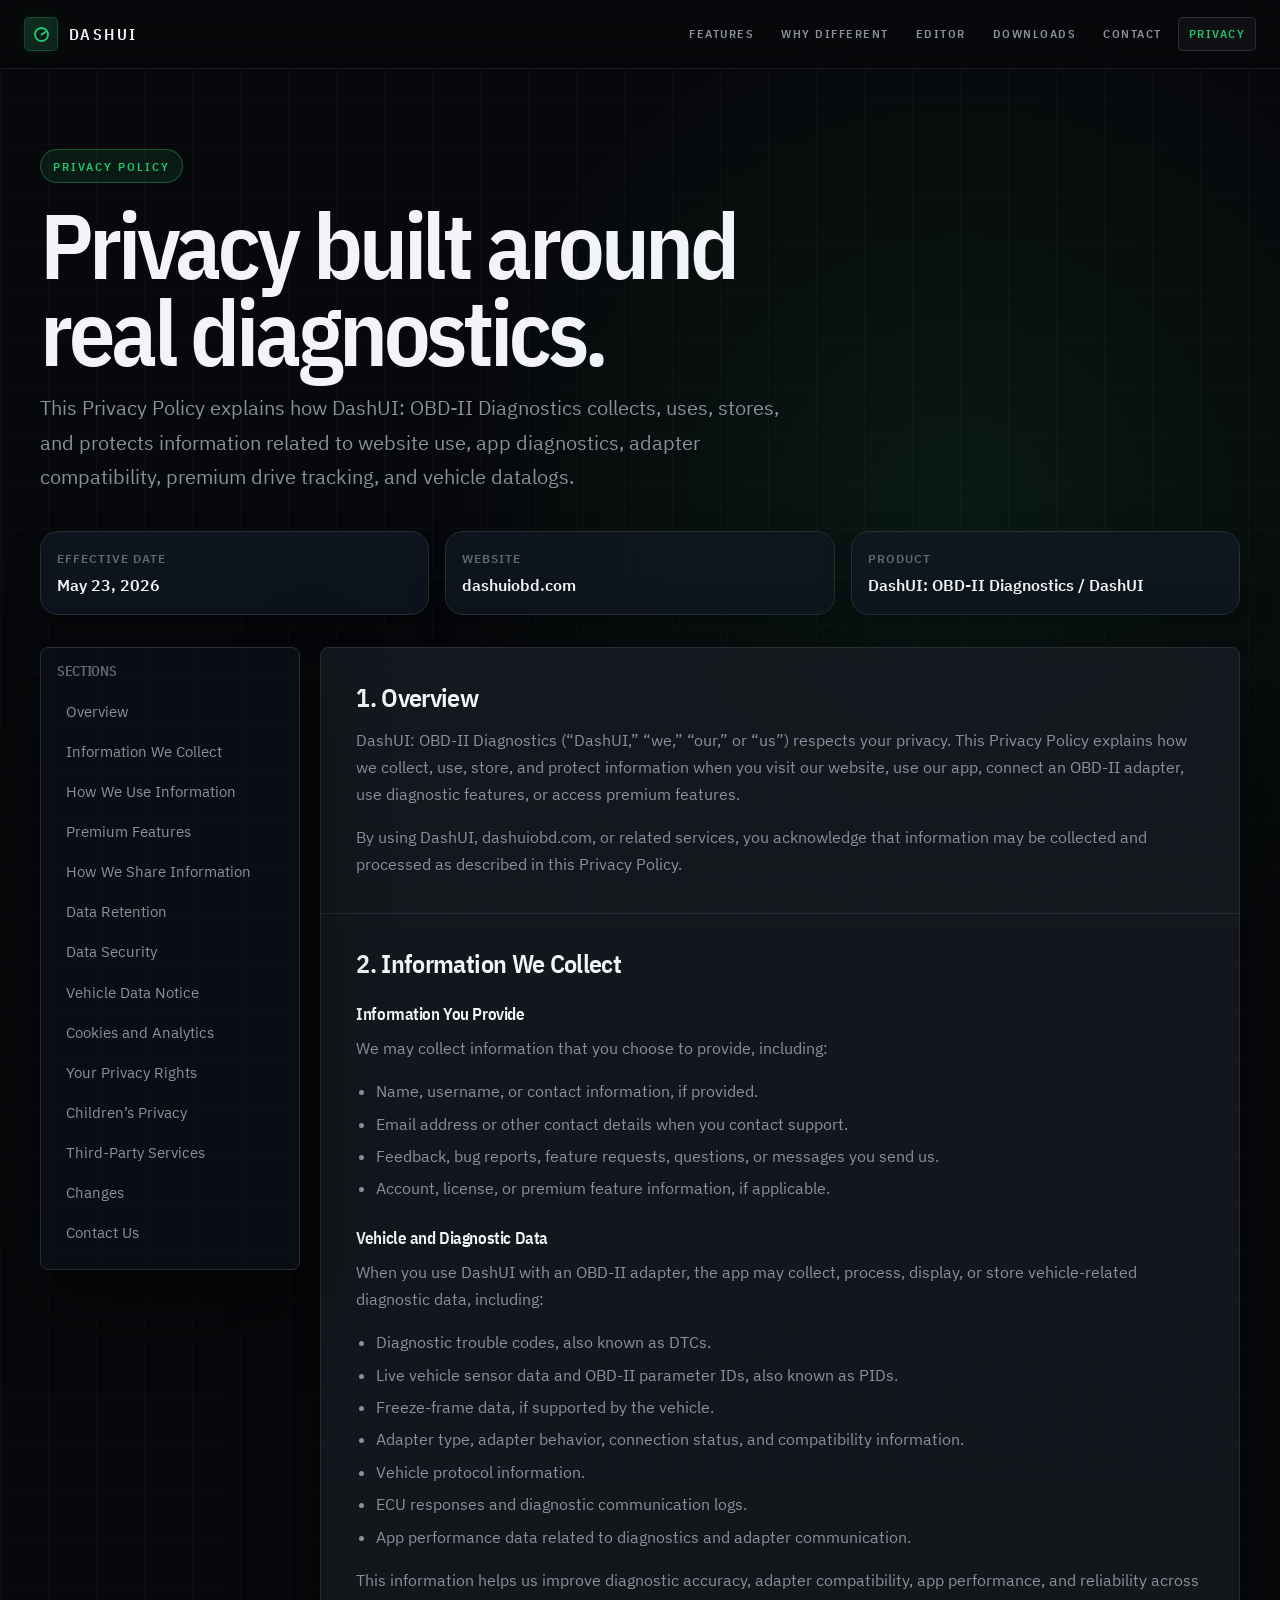
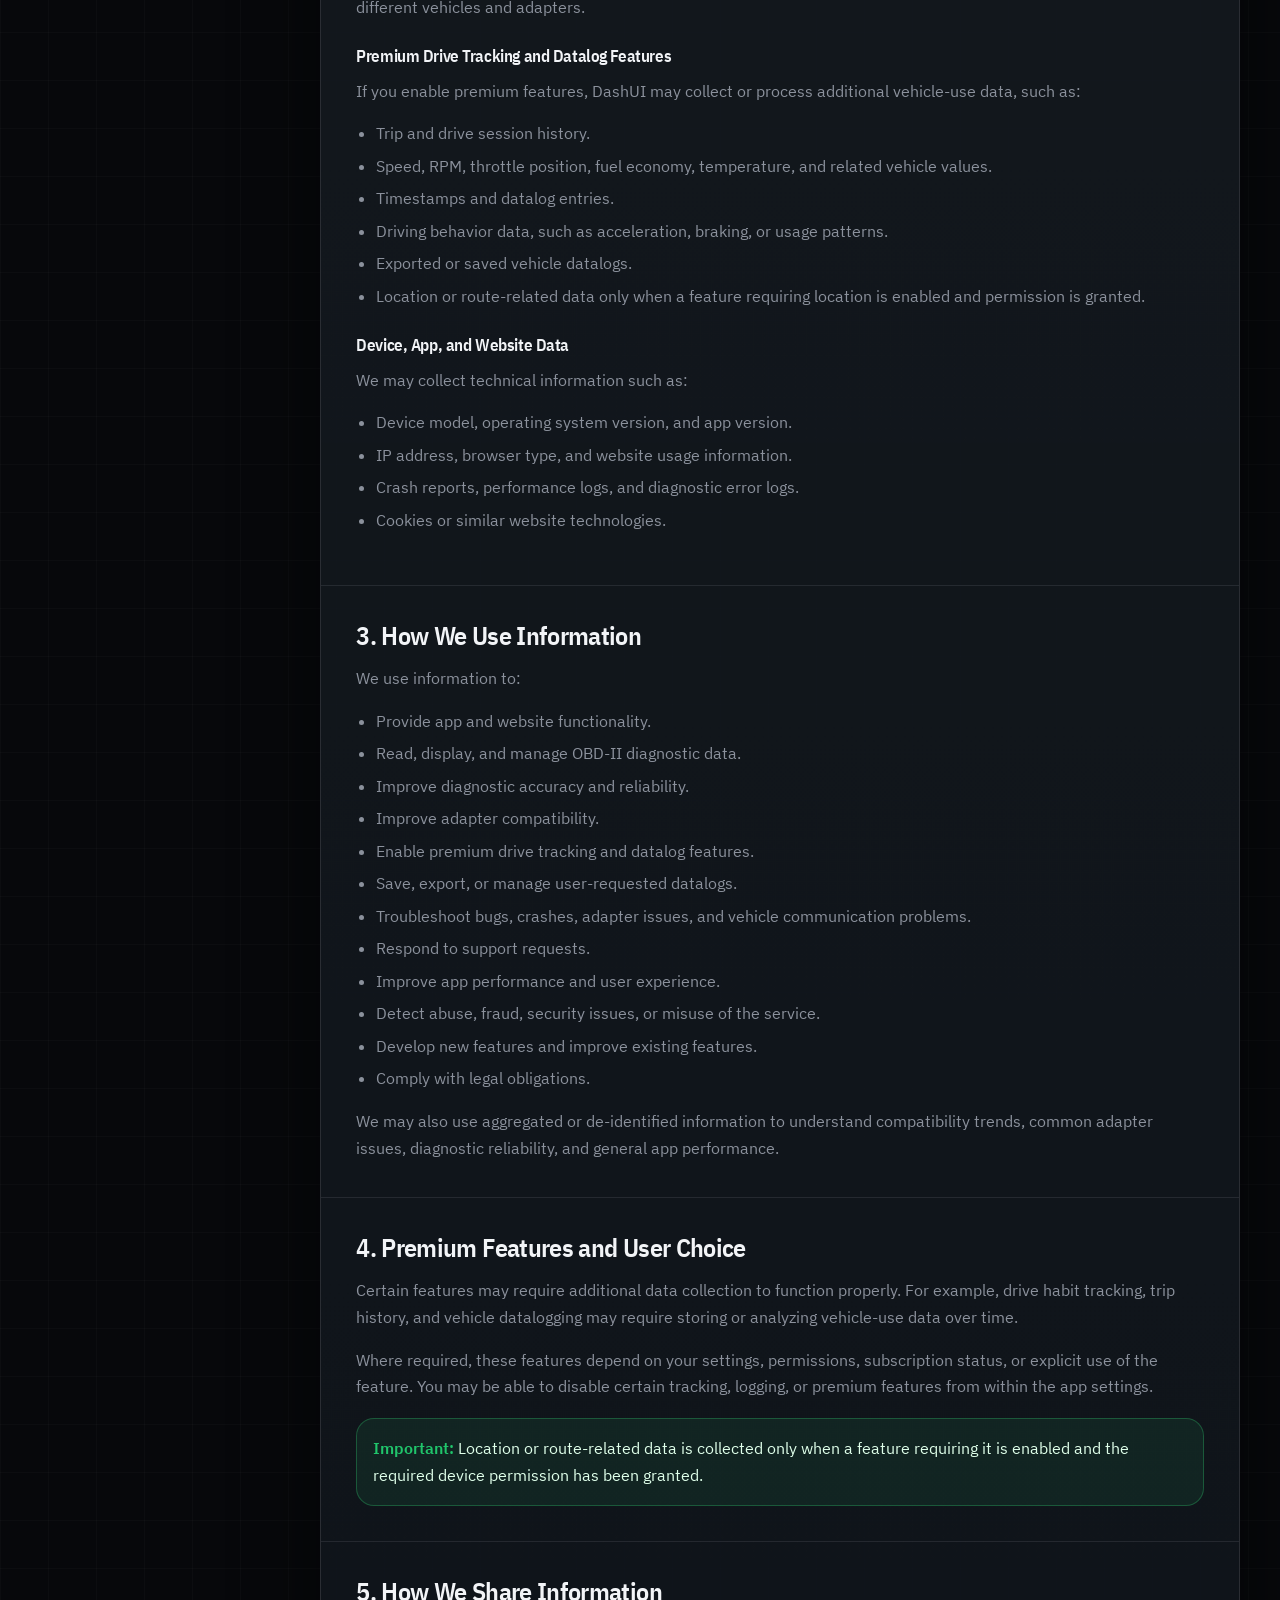
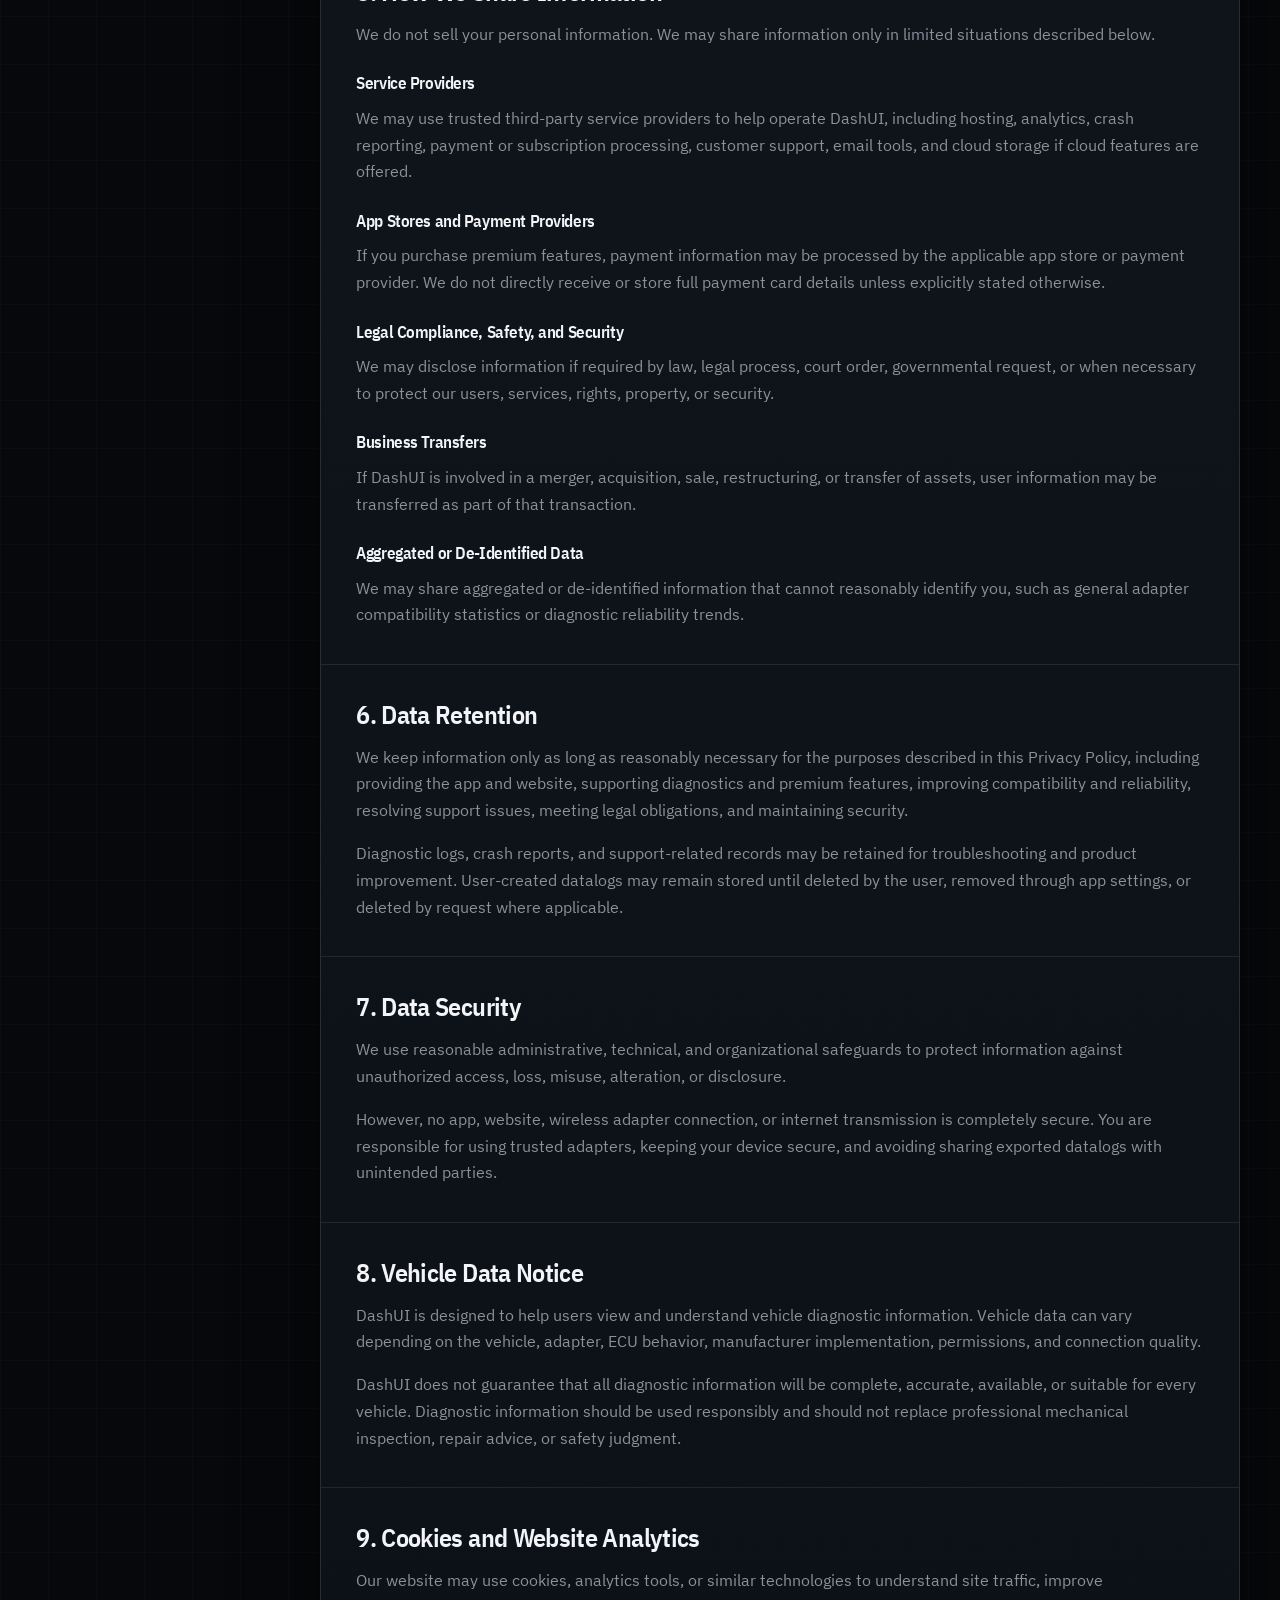
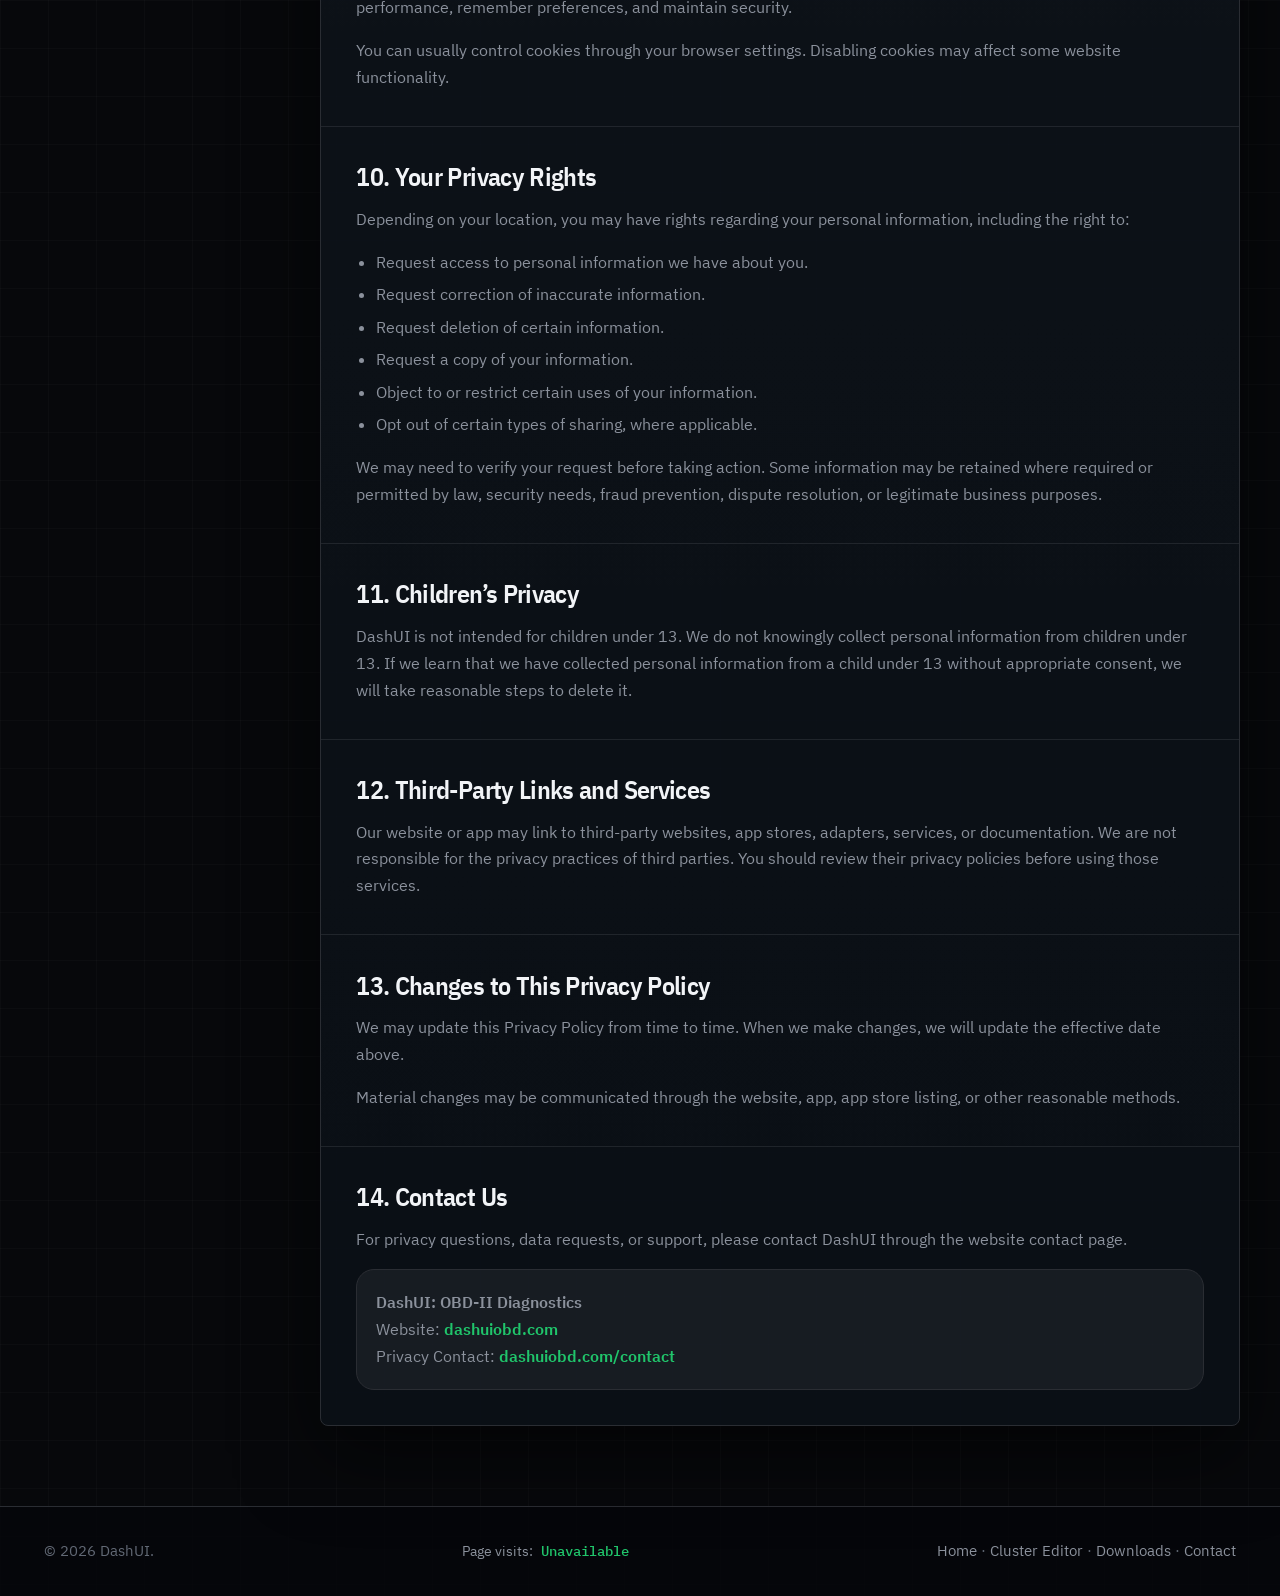
<file: privacy.html>
<!DOCTYPE html>
<html lang="en">
<head>
  <meta charset="utf-8" />
  <meta name="viewport" content="width=device-width, initial-scale=1" />
  <meta name="description" content="Privacy Policy for DashUI: OBD-II Diagnostics and dashuiobd.com." />
  <title>Privacy Policy | DashUI: OBD-II Diagnostics</title>

  <style>
    :root {
      --bg: #05070a;
      --panel: #0b1017;
      --panel-2: #101823;
      --text: #f4f7fb;
      --muted: #a9b4c2;
      --soft: #7d8998;
      --line: rgba(255,255,255,0.12);
      --accent: #39ff88;
      --accent-2: #74f7ff;
      --danger: #ff4d6d;
      --shadow: 0 28px 80px rgba(0,0,0,0.45);
      --radius: 24px;
      --max: 1080px;
    }

    * {
      box-sizing: border-box;
    }

    html {
      scroll-behavior: smooth;
    }

    body {
      margin: 0;
      min-height: 100vh;
      font-family: Inter, ui-sans-serif, system-ui, -apple-system, BlinkMacSystemFont, "Segoe UI", Roboto, Arial, sans-serif;
      color: var(--text);
      background:
        radial-gradient(circle at 20% 0%, rgba(57,255,136,0.14), transparent 28rem),
        radial-gradient(circle at 85% 15%, rgba(116,247,255,0.10), transparent 24rem),
        linear-gradient(180deg, #05070a 0%, #080c12 45%, #05070a 100%);
      line-height: 1.68;
    }

    a {
      color: inherit;
      text-decoration: none;
    }

    .skip-link {
      position: absolute;
      left: -999px;
      top: 1rem;
      padding: 0.75rem 1rem;
      background: var(--accent);
      color: #001508;
      border-radius: 999px;
      z-index: 999;
      font-weight: 800;
    }

    .skip-link:focus {
      left: 1rem;
    }

    header {
      position: sticky;
      top: 0;
      z-index: 20;
      backdrop-filter: blur(18px);
      background: rgba(5, 7, 10, 0.78);
      border-bottom: 1px solid var(--line);
    }

    .nav {
      max-width: var(--max);
      margin: 0 auto;
      padding: 1rem 1.25rem;
      display: flex;
      align-items: center;
      justify-content: space-between;
      gap: 1rem;
    }

    .brand {
      display: inline-flex;
      align-items: center;
      gap: 0.7rem;
      font-weight: 900;
      letter-spacing: -0.04em;
      font-size: 1.05rem;
    }

    .brand-mark {
      width: 2.1rem;
      height: 2.1rem;
      border-radius: 0.75rem;
      display: grid;
      place-items: center;
      background:
        linear-gradient(135deg, rgba(57,255,136,0.25), rgba(116,247,255,0.12)),
        #0d141d;
      border: 1px solid rgba(255,255,255,0.14);
      box-shadow: inset 0 0 18px rgba(57,255,136,0.18);
      color: var(--accent);
      font-size: 0.9rem;
    }

    .nav-links {
      display: flex;
      align-items: center;
      justify-content: flex-end;
      gap: 0.4rem;
      flex-wrap: wrap;
    }

    .nav-links a {
      color: var(--muted);
      padding: 0.55rem 0.8rem;
      border-radius: 999px;
      font-size: 0.93rem;
      transition: background 160ms ease, color 160ms ease;
    }

    .nav-links a:hover,
    .nav-links a:focus-visible {
      color: var(--text);
      background: rgba(255,255,255,0.08);
      outline: none;
    }

    .hero {
      max-width: var(--max);
      margin: 0 auto;
      padding: 5rem 1.25rem 2.25rem;
    }

    .eyebrow {
      display: inline-flex;
      align-items: center;
      gap: 0.5rem;
      padding: 0.35rem 0.75rem;
      border: 1px solid rgba(57,255,136,0.28);
      border-radius: 999px;
      color: var(--accent);
      background: rgba(57,255,136,0.08);
      font-size: 0.78rem;
      font-weight: 800;
      letter-spacing: 0.08em;
      text-transform: uppercase;
    }

    h1 {
      margin: 1.2rem 0 1rem;
      font-size: clamp(2.6rem, 8vw, 5.75rem);
      line-height: 0.94;
      letter-spacing: -0.085em;
    }

    .lead {
      max-width: 760px;
      margin: 0;
      color: var(--muted);
      font-size: clamp(1.05rem, 2.2vw, 1.28rem);
    }

    .meta-grid {
      max-width: var(--max);
      margin: 0 auto;
      padding: 0 1.25rem 2rem;
      display: grid;
      grid-template-columns: repeat(3, minmax(0, 1fr));
      gap: 1rem;
    }

    .meta-card {
      background: rgba(16,24,35,0.76);
      border: 1px solid var(--line);
      border-radius: 18px;
      padding: 1rem;
      box-shadow: 0 14px 34px rgba(0,0,0,0.22);
    }

    .meta-card span {
      display: block;
      color: var(--soft);
      font-size: 0.78rem;
      text-transform: uppercase;
      letter-spacing: 0.08em;
      font-weight: 800;
      margin-bottom: 0.2rem;
    }

    .meta-card strong {
      display: block;
      font-size: 0.98rem;
      word-break: break-word;
    }

    main {
      max-width: var(--max);
      margin: 0 auto;
      padding: 0 1.25rem 5rem;
    }

    .policy-shell {
      display: grid;
      grid-template-columns: 260px minmax(0, 1fr);
      gap: 1.25rem;
      align-items: start;
    }

    .toc {
      position: sticky;
      top: 5.2rem;
      background: rgba(11,16,23,0.82);
      border: 1px solid var(--line);
      border-radius: var(--radius);
      padding: 1rem;
      box-shadow: var(--shadow);
    }

    .toc h2 {
      margin: 0 0 0.8rem;
      font-size: 0.85rem;
      text-transform: uppercase;
      letter-spacing: 0.1em;
      color: var(--soft);
    }

    .toc a {
      display: block;
      color: var(--muted);
      padding: 0.48rem 0.55rem;
      border-radius: 12px;
      font-size: 0.92rem;
    }

    .toc a:hover,
    .toc a:focus-visible {
      background: rgba(255,255,255,0.07);
      color: var(--text);
      outline: none;
    }

    .policy {
      background:
        linear-gradient(180deg, rgba(255,255,255,0.04), transparent),
        rgba(11,16,23,0.9);
      border: 1px solid var(--line);
      border-radius: var(--radius);
      box-shadow: var(--shadow);
      overflow: hidden;
    }

    section {
      padding: clamp(1.25rem, 3vw, 2.2rem);
      border-bottom: 1px solid var(--line);
    }

    section:last-child {
      border-bottom: 0;
    }

    h2 {
      margin: 0 0 0.9rem;
      font-size: clamp(1.35rem, 2vw, 1.8rem);
      line-height: 1.15;
      letter-spacing: -0.045em;
    }

    h3 {
      margin: 1.35rem 0 0.45rem;
      font-size: 1.05rem;
      letter-spacing: -0.025em;
    }

    p {
      margin: 0 0 1rem;
      color: var(--muted);
    }

    p:last-child {
      margin-bottom: 0;
    }

    ul {
      margin: 0.2rem 0 1rem;
      padding-left: 1.25rem;
      color: var(--muted);
    }

    li {
      margin: 0.35rem 0;
    }

    .notice {
      margin-top: 1.1rem;
      padding: 1rem;
      border-radius: 18px;
      border: 1px solid rgba(57,255,136,0.24);
      background: rgba(57,255,136,0.07);
      color: #dfffea;
    }

    .notice strong {
      color: var(--accent);
    }

    .contact-box {
      margin-top: 1rem;
      padding: 1.2rem;
      border-radius: 18px;
      background: rgba(255,255,255,0.055);
      border: 1px solid var(--line);
    }

    .contact-box a {
      color: var(--accent);
      font-weight: 800;
    }

    footer {
      border-top: 1px solid var(--line);
      color: var(--soft);
      background: rgba(5,7,10,0.84);
    }

    .footer-inner {
      max-width: var(--max);
      margin: 0 auto;
      padding: 2rem 1.25rem;
      display: flex;
      justify-content: space-between;
      gap: 1rem;
      flex-wrap: wrap;
      font-size: 0.92rem;
    }

    .footer-inner a {
      color: var(--muted);
    }

    .footer-inner a:hover {
      color: var(--text);
    }


    .site-counter {
      display: inline-flex;
      align-items: center;
      gap: 0.45rem;
      color: var(--muted);
      font-size: 0.86rem;
      line-height: 1.4;
    }

    .site-counter strong {
      color: var(--text);
      font-weight: 850;
    }

    .site-counter .counter-value {
      color: var(--green, var(--accent, #39ff88));
      font-family: ui-monospace, SFMono-Regular, Menlo, Monaco, Consolas, "Liberation Mono", monospace;
      font-weight: 850;
    }

    @media (max-width: 840px) {
      .nav {
        align-items: flex-start;
        flex-direction: column;
      }

      .meta-grid {
        grid-template-columns: 1fr;
      }

      .policy-shell {
        grid-template-columns: 1fr;
      }

      .toc {
        position: static;
      }

      .toc nav {
        display: grid;
        grid-template-columns: repeat(2, minmax(0, 1fr));
        gap: 0.25rem;
      }
    }

    @media (max-width: 520px) {
      .hero {
        padding-top: 3.5rem;
      }

      .nav-links {
        justify-content: flex-start;
      }

      .toc nav {
        grid-template-columns: 1fr;
      }

      section {
        padding: 1.1rem;
      }

      .policy,
      .toc {
        border-radius: 18px;
      }
    }


    /* ============== uniform DashUI site header ============== */
    .site-header {
      display: block;
      position: relative;
      top: auto;
      z-index: 40;
      width: 100%;
      padding: 0;
      margin: 0;
      background: transparent;
      border: 0;
      backdrop-filter: none;
      -webkit-backdrop-filter: none;
      box-shadow: none;
      font-family: Inter, ui-sans-serif, system-ui, -apple-system, BlinkMacSystemFont, "Segoe UI", Roboto, Arial, sans-serif;
    }

    .site-header-inner {
      width: min(1180px, calc(100% - 36px));
      max-width: none;
      margin: 0 auto;
      padding: 26px 0;
      display: flex;
      align-items: center;
      justify-content: flex-start;
      gap: 14px;
    }

    .site-brand {
      display: inline-flex;
      align-items: center;
      gap: 12px;
      color: var(--text);
      text-decoration: none;
      letter-spacing: 0.04em;
      font-weight: 900;
      font-size: clamp(1.3rem, 2vw, 1.55rem);
      line-height: 1;
      flex: 0 0 auto;
      white-space: nowrap;
      pointer-events: auto !important;
      cursor: pointer !important;
    }

    .site-mark {
      width: 38px;
      height: 38px;
      border: 1px solid var(--line, var(--divider, #2b2d35));
      border-radius: 12px;
      background: linear-gradient(145deg, rgba(255,255,255,.07), transparent), #0d0e12;
      display: grid;
      place-items: center;
      box-shadow: inset 0 0 0 1px rgba(255,255,255,.03);
      flex: 0 0 auto;
    }

    .site-mark span {
      width: 16px;
      height: 16px;
      border-radius: 50%;
      border: 2px solid var(--green, var(--accent, #20c56b));
      box-shadow: 0 0 22px color-mix(in srgb, var(--green, var(--accent, #20c56b)) 45%, transparent);
      position: relative;
    }

    .site-mark span::after {
      content: "";
      position: absolute;
      left: 50%;
      top: 50%;
      width: 7px;
      height: 2px;
      background: var(--green, var(--accent, #20c56b));
      transform-origin: left center;
      transform: rotate(-35deg);
    }

    .site-nav {
      display: flex;
      flex-wrap: wrap;
      align-items: center;
      justify-content: flex-start;
      gap: 6px 14px;
      max-width: min(650px, calc(100% - 150px));
      color: var(--muted);
      font-size: 0.78rem;
      line-height: 1;
      font-weight: 850;
      letter-spacing: 0.04em;
      text-transform: uppercase;
    }

    .site-nav a {
      display: inline-flex;
      align-items: center;
      color: inherit;
      text-decoration: none;
      white-space: nowrap;
      padding: 0;
      border: 0;
      border-radius: 0;
      background: transparent;
      transition: none;
      transform: none;
    }

    .site-nav a:hover,
    .site-nav a:focus-visible,
    .site-nav a[aria-current="page"] {
      color: var(--green, var(--accent, #20c56b));
      background: transparent;
      outline: none;
    }

    @media (max-width: 960px) {
      .site-header-inner {
        gap: 12px;
      }

      .site-nav {
        max-width: calc(100% - 150px);
        gap: 6px 12px;
        font-size: 0.74rem;
      }
    }

    @media (max-width: 620px) {
      .site-header-inner {
        width: min(100% - 24px, 1180px);
        padding-top: 18px;
      }

      .site-brand {
        font-size: 1.18rem;
      }

      .site-nav {
        max-width: calc(100% - 142px);
        gap: 5px 10px;
        font-size: 0.7rem;
      }
    }

    @media (max-width: 500px) {
      .site-header-inner {
        flex-direction: column;
        align-items: flex-start;
        gap: 12px;
      }

      .site-nav {
        max-width: 100%;
        font-size: 0.72rem;
      }
    }

  </style>
  <link rel="stylesheet" href="assets/site.css" />
  <script src="assets/site.js" defer></script>
</head>

<body>
  <a class="skip-link" href="#main">Skip to privacy policy</a>

  <header class="site-header">
    <div class="site-header-inner" aria-label="Site navigation">
      <a class="site-brand" href="index.html" aria-label="DashUI home">
        <span class="site-mark" aria-hidden="true"><span></span></span>
        <span>DASHUI</span>
      </a>

      <nav class="site-nav" aria-label="Primary navigation">
        <a href="index.html#features">Features</a>
        <a href="index.html#different">Why Different</a>
        <a href="editor.html">Editor</a>
        <a href="downloads.html">Downloads</a>
        <a href="contact.html">Contact</a>
        <a href="privacy.html" aria-current="page">Privacy</a>
      </nav>
    </div>
  </header>

  <div class="hero">
    <span class="eyebrow">Privacy Policy</span>
    <h1>Privacy built around real diagnostics.</h1>
    <p class="lead">
      This Privacy Policy explains how DashUI: OBD-II Diagnostics collects, uses, stores, and protects information related to
      website use, app diagnostics, adapter compatibility, premium drive tracking, and vehicle datalogs.
    </p>
  </div>

  <div class="meta-grid" aria-label="Policy details">
    <div class="meta-card">
      <span>Effective date</span>
      <strong>May 23, 2026</strong>
    </div>
    <div class="meta-card">
      <span>Website</span>
      <strong>dashuiobd.com</strong>
    </div>
    <div class="meta-card">
      <span>Product</span>
      <strong>DashUI: OBD-II Diagnostics / DashUI</strong>
    </div>
  </div>

  <main id="main">
    <div class="policy-shell">
      <aside class="toc" aria-label="Privacy policy sections">
        <h2>Sections</h2>
        <nav>
          <a href="#overview">Overview</a>
          <a href="#information-we-collect">Information We Collect</a>
          <a href="#how-we-use-information">How We Use Information</a>
          <a href="#premium-features">Premium Features</a>
          <a href="#sharing">How We Share Information</a>
          <a href="#retention">Data Retention</a>
          <a href="#security">Data Security</a>
          <a href="#vehicle-data">Vehicle Data Notice</a>
          <a href="#cookies">Cookies and Analytics</a>
          <a href="#rights">Your Privacy Rights</a>
          <a href="#children">Children’s Privacy</a>
          <a href="#third-party">Third-Party Services</a>
          <a href="#changes">Changes</a>
          <a href="#contact">Contact Us</a>
        </nav>
      </aside>

      <article class="policy">
        <section id="overview">
          <h2>1. Overview</h2>
          <p>
            DashUI: OBD-II Diagnostics (“DashUI,” “we,” “our,” or “us”) respects your privacy. This Privacy Policy explains how we
            collect, use, store, and protect information when you visit our website, use our app, connect an OBD-II
            adapter, use diagnostic features, or access premium features.
          </p>
          <p>
            By using DashUI, dashuiobd.com, or related services, you acknowledge that information may be collected and
            processed as described in this Privacy Policy.
          </p>
        </section>

        <section id="information-we-collect">
          <h2>2. Information We Collect</h2>

          <h3>Information You Provide</h3>
          <p>We may collect information that you choose to provide, including:</p>
          <ul>
            <li>Name, username, or contact information, if provided.</li>
            <li>Email address or other contact details when you contact support.</li>
            <li>Feedback, bug reports, feature requests, questions, or messages you send us.</li>
            <li>Account, license, or premium feature information, if applicable.</li>
          </ul>

          <h3>Vehicle and Diagnostic Data</h3>
          <p>
            When you use DashUI with an OBD-II adapter, the app may collect, process, display, or store vehicle-related
            diagnostic data, including:
          </p>
          <ul>
            <li>Diagnostic trouble codes, also known as DTCs.</li>
            <li>Live vehicle sensor data and OBD-II parameter IDs, also known as PIDs.</li>
            <li>Freeze-frame data, if supported by the vehicle.</li>
            <li>Adapter type, adapter behavior, connection status, and compatibility information.</li>
            <li>Vehicle protocol information.</li>
            <li>ECU responses and diagnostic communication logs.</li>
            <li>App performance data related to diagnostics and adapter communication.</li>
          </ul>
          <p>
            This information helps us improve diagnostic accuracy, adapter compatibility, app performance, and reliability
            across different vehicles and adapters.
          </p>

          <h3>Premium Drive Tracking and Datalog Features</h3>
          <p>
            If you enable premium features, DashUI may collect or process additional vehicle-use data, such as:
          </p>
          <ul>
            <li>Trip and drive session history.</li>
            <li>Speed, RPM, throttle position, fuel economy, temperature, and related vehicle values.</li>
            <li>Timestamps and datalog entries.</li>
            <li>Driving behavior data, such as acceleration, braking, or usage patterns.</li>
            <li>Exported or saved vehicle datalogs.</li>
            <li>Location or route-related data only when a feature requiring location is enabled and permission is granted.</li>
          </ul>

          <h3>Device, App, and Website Data</h3>
          <p>We may collect technical information such as:</p>
          <ul>
            <li>Device model, operating system version, and app version.</li>
            <li>IP address, browser type, and website usage information.</li>
            <li>Crash reports, performance logs, and diagnostic error logs.</li>
            <li>Cookies or similar website technologies.</li>
          </ul>
        </section>

        <section id="how-we-use-information">
          <h2>3. How We Use Information</h2>
          <p>We use information to:</p>
          <ul>
            <li>Provide app and website functionality.</li>
            <li>Read, display, and manage OBD-II diagnostic data.</li>
            <li>Improve diagnostic accuracy and reliability.</li>
            <li>Improve adapter compatibility.</li>
            <li>Enable premium drive tracking and datalog features.</li>
            <li>Save, export, or manage user-requested datalogs.</li>
            <li>Troubleshoot bugs, crashes, adapter issues, and vehicle communication problems.</li>
            <li>Respond to support requests.</li>
            <li>Improve app performance and user experience.</li>
            <li>Detect abuse, fraud, security issues, or misuse of the service.</li>
            <li>Develop new features and improve existing features.</li>
            <li>Comply with legal obligations.</li>
          </ul>
          <p>
            We may also use aggregated or de-identified information to understand compatibility trends, common adapter
            issues, diagnostic reliability, and general app performance.
          </p>
        </section>

        <section id="premium-features">
          <h2>4. Premium Features and User Choice</h2>
          <p>
            Certain features may require additional data collection to function properly. For example, drive habit
            tracking, trip history, and vehicle datalogging may require storing or analyzing vehicle-use data over time.
          </p>
          <p>
            Where required, these features depend on your settings, permissions, subscription status, or explicit use of
            the feature. You may be able to disable certain tracking, logging, or premium features from within the app
            settings.
          </p>
          <div class="notice">
            <strong>Important:</strong> Location or route-related data is collected only when a feature requiring it is
            enabled and the required device permission has been granted.
          </div>
        </section>

        <section id="sharing">
          <h2>5. How We Share Information</h2>
          <p>
            We do not sell your personal information. We may share information only in limited situations described below.
          </p>

          <h3>Service Providers</h3>
          <p>
            We may use trusted third-party service providers to help operate DashUI, including hosting, analytics, crash
            reporting, payment or subscription processing, customer support, email tools, and cloud storage if cloud
            features are offered.
          </p>

          <h3>App Stores and Payment Providers</h3>
          <p>
            If you purchase premium features, payment information may be processed by the applicable app store or payment
            provider. We do not directly receive or store full payment card details unless explicitly stated otherwise.
          </p>

          <h3>Legal Compliance, Safety, and Security</h3>
          <p>
            We may disclose information if required by law, legal process, court order, governmental request, or when
            necessary to protect our users, services, rights, property, or security.
          </p>

          <h3>Business Transfers</h3>
          <p>
            If DashUI is involved in a merger, acquisition, sale, restructuring, or transfer of assets, user information
            may be transferred as part of that transaction.
          </p>

          <h3>Aggregated or De-Identified Data</h3>
          <p>
            We may share aggregated or de-identified information that cannot reasonably identify you, such as general
            adapter compatibility statistics or diagnostic reliability trends.
          </p>
        </section>

        <section id="retention">
          <h2>6. Data Retention</h2>
          <p>
            We keep information only as long as reasonably necessary for the purposes described in this Privacy Policy,
            including providing the app and website, supporting diagnostics and premium features, improving compatibility
            and reliability, resolving support issues, meeting legal obligations, and maintaining security.
          </p>
          <p>
            Diagnostic logs, crash reports, and support-related records may be retained for troubleshooting and product
            improvement. User-created datalogs may remain stored until deleted by the user, removed through app settings,
            or deleted by request where applicable.
          </p>
        </section>

        <section id="security">
          <h2>7. Data Security</h2>
          <p>
            We use reasonable administrative, technical, and organizational safeguards to protect information against
            unauthorized access, loss, misuse, alteration, or disclosure.
          </p>
          <p>
            However, no app, website, wireless adapter connection, or internet transmission is completely secure. You are
            responsible for using trusted adapters, keeping your device secure, and avoiding sharing exported datalogs
            with unintended parties.
          </p>
        </section>

        <section id="vehicle-data">
          <h2>8. Vehicle Data Notice</h2>
          <p>
            DashUI is designed to help users view and understand vehicle diagnostic information. Vehicle data can vary
            depending on the vehicle, adapter, ECU behavior, manufacturer implementation, permissions, and connection
            quality.
          </p>
          <p>
            DashUI does not guarantee that all diagnostic information will be complete, accurate, available, or suitable
            for every vehicle. Diagnostic information should be used responsibly and should not replace professional
            mechanical inspection, repair advice, or safety judgment.
          </p>
        </section>

        <section id="cookies">
          <h2>9. Cookies and Website Analytics</h2>
          <p>
            Our website may use cookies, analytics tools, or similar technologies to understand site traffic, improve
            performance, remember preferences, and maintain security.
          </p>
          <p>
            You can usually control cookies through your browser settings. Disabling cookies may affect some website
            functionality.
          </p>
        </section>

        <section id="rights">
          <h2>10. Your Privacy Rights</h2>
          <p>
            Depending on your location, you may have rights regarding your personal information, including the right to:
          </p>
          <ul>
            <li>Request access to personal information we have about you.</li>
            <li>Request correction of inaccurate information.</li>
            <li>Request deletion of certain information.</li>
            <li>Request a copy of your information.</li>
            <li>Object to or restrict certain uses of your information.</li>
            <li>Opt out of certain types of sharing, where applicable.</li>
          </ul>
          <p>
            We may need to verify your request before taking action. Some information may be retained where required or
            permitted by law, security needs, fraud prevention, dispute resolution, or legitimate business purposes.
          </p>
        </section>

        <section id="children">
          <h2>11. Children’s Privacy</h2>
          <p>
            DashUI is not intended for children under 13. We do not knowingly collect personal information from children
            under 13. If we learn that we have collected personal information from a child under 13 without appropriate
            consent, we will take reasonable steps to delete it.
          </p>
        </section>

        <section id="third-party">
          <h2>12. Third-Party Links and Services</h2>
          <p>
            Our website or app may link to third-party websites, app stores, adapters, services, or documentation. We are
            not responsible for the privacy practices of third parties. You should review their privacy policies before
            using those services.
          </p>
        </section>

        <section id="changes">
          <h2>13. Changes to This Privacy Policy</h2>
          <p>
            We may update this Privacy Policy from time to time. When we make changes, we will update the effective date
            above.
          </p>
          <p>
            Material changes may be communicated through the website, app, app store listing, or other reasonable methods.
          </p>
        </section>

        <section id="contact">
          <h2>14. Contact Us</h2>
          <p>
            For privacy questions, data requests, or support, please contact DashUI through the website contact
            page.
          </p>
          <div class="contact-box">
            <p>
              <strong>DashUI: OBD-II Diagnostics</strong><br />
              Website: <a href="https://dashuiobd.com">dashuiobd.com</a><br />
              Privacy Contact: <a href="contact.html">dashuiobd.com/contact</a>
            </p>
          </div>
        </section>
      </article>
    </div>
  </main>

  <footer>
    <div class="footer-inner">
      <span>&copy; 2026 DashUI.</span>
<span class="site-counter" aria-label="Page visit counter">
        Page visits: <strong class="counter-value" data-page-visit-count>Unavailable</strong>
      </span>
      <span>
        <a href="/">Home</a> ·
        <a href="editor.html">Cluster Editor</a> ·
        <a href="downloads.html">Downloads</a> ·
        <a href="contact.html">Contact</a>
      </span>
    </div>
  </footer>

<script>
  (function () {
    const GOATCOUNTER_CODE = "dashuiobd";
    const counterTarget = document.querySelector("[data-page-visit-count]");
    if (!counterTarget) return;

    if (!GOATCOUNTER_CODE || GOATCOUNTER_CODE === "YOUR-GOATCOUNTER-CODE") {
      counterTarget.textContent = "Unavailable";
      return;
    }

    const normalizedPath = (location.pathname.replace(/\/$/, "") || "/");

    window.goatcounter = window.goatcounter || {};
    window.goatcounter.path = normalizedPath;

    const script = document.createElement("script");
    script.async = true;
    script.src = "https://gc.zgo.at/count.js";
    script.dataset.goatcounter = "https://" + GOATCOUNTER_CODE + ".goatcounter.com/count";
    document.body.appendChild(script);

    const waitForCounter = setInterval(function () {
      if (window.goatcounter && typeof window.goatcounter.visit_count === "function") {
        clearInterval(waitForCounter);
        counterTarget.textContent = "";
        window.goatcounter.visit_count({
          append: "[data-page-visit-count]",
          path: normalizedPath,
          no_branding: true
        });
      }
    }, 100);

    setTimeout(function () {
      clearInterval(waitForCounter);
      if (!counterTarget.textContent.trim()) {
        counterTarget.textContent = "Unavailable";
      }
    }, 5000);
  })();
</script>

</body>
</html>
</file>
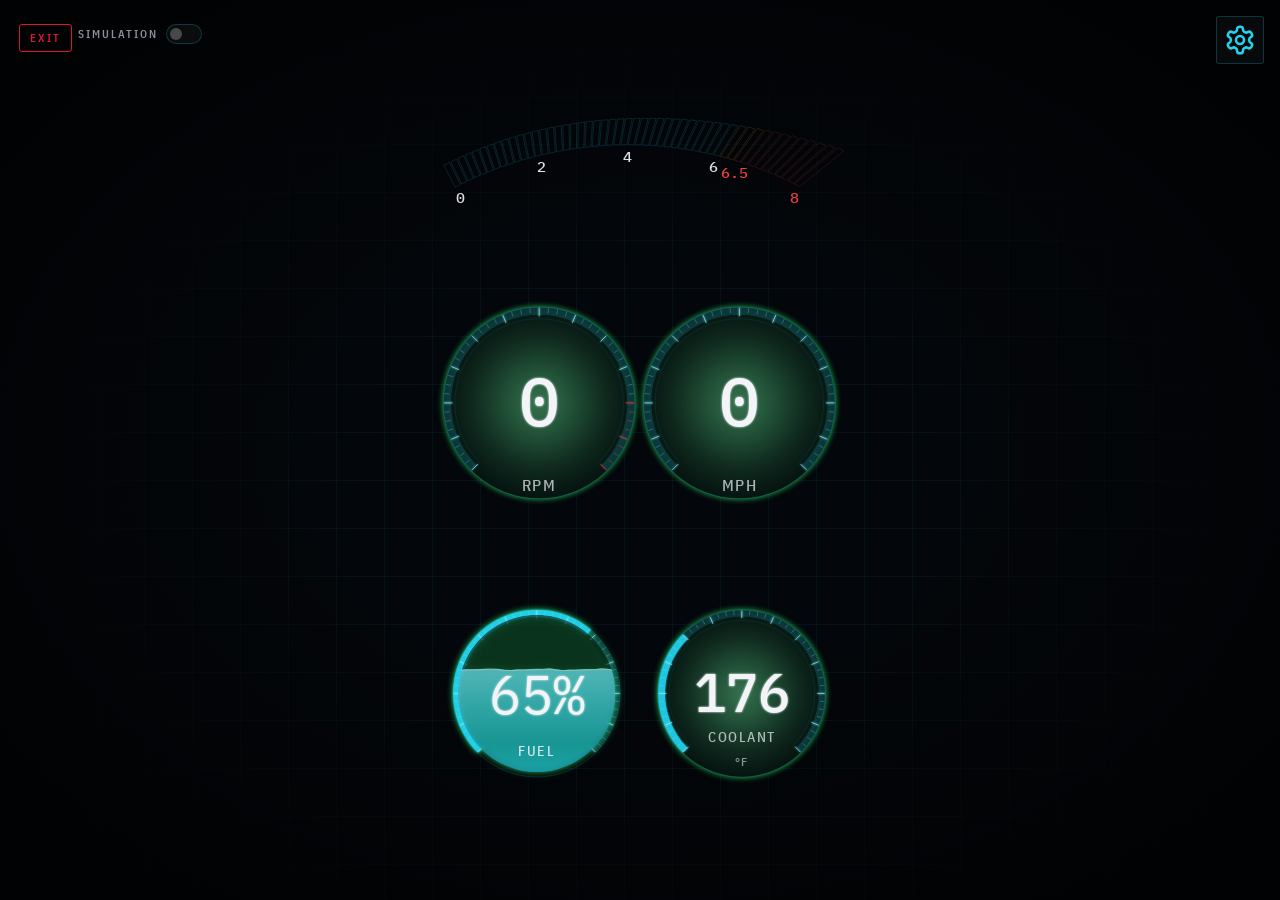
<file: assets/cluster-renderer-0.8.74.html>
<!doctype html>
<html lang="en">
<head>
<meta charset="utf-8" />
<meta name="viewport" content="width=device-width, initial-scale=1.0, maximum-scale=1.0, user-scalable=no" />
<title>DashUI Cluster</title>
<link rel="stylesheet" href="cluster-fonts.css" />
<style>
  :root {
    --plex-sans: 'IBM Plex Sans', system-ui, sans-serif;
    --plex-cond: 'IBM Plex Sans Condensed', 'IBM Plex Sans', sans-serif;
    --plex-mono: 'IBM Plex Mono', ui-monospace, monospace;
    --bg: #07080b;
    --text: #f2f4f7;
    --muted: #8b919c;
    --divider: #2a2d33;
    --red: #ef4444;
    --theme: #22d3ee;
    --theme-bright: #67e8f9;
    --theme-dim: rgba(34, 211, 238, 0.20);
    --theme-faint: rgba(34, 211, 238, 0.06);
    --text-color: #f2f4f7;
  }
  * { box-sizing: border-box; }
  html, body {
    margin: 0; padding: 0;
    width: 100%; height: 100%;
    overflow: hidden;
    background: #03060a;
    font-family: var(--plex-sans);
    font-feature-settings: "tnum" on, "lnum" on;
  }
  #cluster {
    position: fixed;
    inset: 0;
    background: #03060a;
    isolation: isolate;
  }
  body[data-hud-mode="on"] #cluster {
    transform: scaleX(-1);
    background: #000;
  }
  body[data-hud-mode="on"] #slot-1 *,
  body[data-hud-mode="on"] #slot-2 *,
  body[data-hud-mode="on"] #slot-3 *,
  body[data-hud-mode="on"] #slot-4 * {
    filter: none !important;
  }
  body[data-hud-mode="on"] .grid,
  body[data-hud-mode="on"] .vignette {
    display: none !important;
  }
  body[data-hud-mode="on"] .chip.exit {
    background: transparent !important;
    color: #dc143c !important;
    border-color: #dc143c !important;
    box-shadow: none !important;
  }
  .grid {
    position: absolute; inset: 0;
    background-image:
      linear-gradient(var(--theme-faint) 1px, transparent 1px),
      linear-gradient(90deg, var(--theme-faint) 1px, transparent 1px);
    background-size: 48px 48px;
    mask-image: radial-gradient(ellipse at 50% 60%, rgba(0,0,0,1) 30%, rgba(0,0,0,0) 78%);
  }
  .vignette {
    position: absolute; inset: 0;
    background: radial-gradient(ellipse at 50% 50%, transparent 35%, rgba(0,0,0,0.7) 92%);
    pointer-events: none;
  }
  svg.layer {
    position: absolute; inset: 0;
    width: 100%; height: 100%;
    display: block;
  }
  .chrome { position: absolute; inset: 0; pointer-events: none; }
  .chip {
    position: absolute;
    font-family: var(--plex-cond);
    font-size: 11px; font-weight: 600;
    letter-spacing: 0.18em; text-transform: uppercase;
    padding: 6px 10px;
    border-radius: 3px;
    color: var(--text-color);
    background: rgba(255,255,255,0.03);
    border: 1px solid var(--theme-dim);
    pointer-events: auto;
    cursor: pointer;
    user-select: none;
    -webkit-user-select: none;
  }
  .chip.exit {
    top: 24px; left: 19px;
    background: transparent;
    color: #dc143c;
    border-color: #dc143c;
    box-shadow: none;
  }
  .chip.set {
    top: 16px; right: 16px;
    width: 48px; height: 48px;
    padding: 0;
    display: grid;
    place-items: center;
    color: var(--theme);
  }
  .chip.set svg {
    width: 32px; height: 32px;
    display: block;
  }
  #toggle-sim {
    position: absolute;
    top: 24px; left: 78px;
    display: flex;
    align-items: center;
    gap: 8px;
    cursor: pointer;
    pointer-events: auto;
    user-select: none;
    -webkit-user-select: none;
  }
  .sim-toggle-label {
    font-family: var(--plex-cond);
    font-size: 11px; font-weight: 600;
    letter-spacing: 0.18em; text-transform: uppercase;
    color: var(--muted);
  }
  .sim-toggle-track {
    width: 36px; height: 20px;
    border-radius: 10px;
    background: rgba(255,255,255,0.04);
    border: 1px solid var(--theme-dim);
    position: relative;
    flex-shrink: 0;
  }
  .sim-toggle-knob {
    position: absolute;
    top: 3px; left: 3px;
    width: 12px; height: 12px;
    border-radius: 50%;
    background: rgba(255,255,255,0.25);
  }
  body[data-sim="yes"] .sim-toggle-label { color: var(--text-color); }
  body[data-sim="yes"] .sim-toggle-track { border-color: var(--theme); }
  body[data-sim="yes"] .sim-toggle-knob {
    left: 21px;
    background: var(--theme);
    filter: url(#text-glow);
  }
  body[data-hud-mode="on"] #toggle-sim { display: none !important; }
</style>
</head>
<body>
<div id="cluster">
  <div class="grid"></div>
  <div class="vignette"></div>
  <svg class="layer" id="cluster-svg" viewBox="0 0 1843 853" preserveAspectRatio="xMidYMid meet">
    <defs>
      <filter id="seg-glow" filterUnits="userSpaceOnUse" x="-2000" y="-2000" width="6000" height="6000">
        <feGaussianBlur stdDeviation="3.5"/>
        <feMerge><feMergeNode/><feMergeNode in="SourceGraphic"/></feMerge>
      </filter>
      <filter id="text-glow" filterUnits="userSpaceOnUse" x="-2000" y="-2000" width="6000" height="6000">
        <feGaussianBlur stdDeviation="2"/>
        <feMerge><feMergeNode/><feMergeNode in="SourceGraphic"/></feMerge>
      </filter>
    </defs>
    <g id="tach"></g>
    <g id="slot-1"></g>
    <g id="slot-2"></g>
    <g id="slot-3"></g>
    <g id="slot-4"></g>
  </svg>
  <div class="chrome">
    <div class="chip exit" id="chip-exit">EXIT</div>
    <div id="toggle-sim">
      <span class="sim-toggle-label">SIMULATION</span>
      <div class="sim-toggle-track">
        <div class="sim-toggle-knob"></div>
      </div>
    </div>
    <div class="chip set" id="chip-set" aria-label="Settings">
      <svg viewBox="0 0 24 24" fill="none" stroke="currentColor" stroke-width="1.9" stroke-linecap="round" stroke-linejoin="round" aria-hidden="true">
        <path d="M12.22 2h-.44a2 2 0 0 0-2 2v.18a2 2 0 0 1-1 1.73l-.43.25a2 2 0 0 1-2 0l-.15-.08a2 2 0 0 0-2.73.73l-.22.38a2 2 0 0 0 .73 2.73l.15.1a2 2 0 0 1 1 1.72v.51a2 2 0 0 1-1 1.74l-.15.09a2 2 0 0 0-.73 2.73l.22.38a2 2 0 0 0 2.73.73l.15-.08a2 2 0 0 1 2 0l.43.25a2 2 0 0 1 1 1.73V20a2 2 0 0 0 2 2h.44a2 2 0 0 0 2-2v-.18a2 2 0 0 1 1-1.73l.43-.25a2 2 0 0 1 2 0l.15.08a2 2 0 0 0 2.73-.73l.22-.39a2 2 0 0 0-.73-2.73l-.15-.08a2 2 0 0 1-1-1.74v-.5a2 2 0 0 1 1-1.74l.15-.09a2 2 0 0 0 .73-2.73l-.22-.38a2 2 0 0 0-2.73-.73l-.15.08a2 2 0 0 1-2 0l-.43-.25a2 2 0 0 1-1-1.73V4a2 2 0 0 0-2-2z"/>
        <circle cx="12" cy="12" r="3"/>
      </svg>
    </div>
  </div>
</div>
<script>
//  ============================================================
//  STATE
//  ============================================================
const defaults = {
  "tachArcX": 845,
  "tachArcY": 1762.544176316908,
  "tachBarX": 42.270000000000095,
  "tachBarY": 105,
  "gauge1X": 200, "gauge1Y": 650,
  "gauge2X": 655, "gauge2Y": 570,
  "gauge3X": 1188, "gauge3Y": 570,
  "gauge4X": 1643, "gauge4Y": 650,
  "gaugeSmallSize": 350,
  "gaugeLargeSize": 510,
  "archStartH": 46, "archEndH": 224,
  "barH": 100,
  "tachArcWidthPct": 84, "tachBarWidthPct": 95,
  "layout": "balanced", "tach": "arc",
  "hudMode": false, "editMode": false,
  "needlesEnabled": false, "needleCenterReadout": false,
  "gauge1Enabled": true, "gauge2Enabled": true,
  "gauge3Enabled": true, "gauge4Enabled": true,
  "gauge1Sensor": null, "gauge2Sensor": null,
  "gauge3Sensor": null, "gauge4Sensor": null,
  "archHalfDeg": 27.5, "archGrowthExp": 3.9,
  "archSegThickness": 0.82, "archSegTilt": 24,
  "archSegTiltExp": 1, "archLabelOffset": 27,
  "barGap": 4, "segCount": 50,
  "tachLabelFontSize": 30, "tachBarLabelDy": 0,
  "tachHeaderSize": 12, "tachHeaderDy": 0,
  "gauge1LabelDx": 0, "gauge1LabelDy": 100, "gauge1LabelSize": 28,
  "gauge1ValueDx": 0, "gauge1ValueDy": 38,  "gauge1ValueSize": 110,
  "gauge1UnitDx": 0,  "gauge1UnitDy": 50,   "gauge1UnitSize": 24,
  "gauge2LabelDx": 0, "gauge2LabelDy": 180, "gauge2LabelSize": 32,
  "gauge2ValueDx": 0, "gauge2ValueDy": 47,   "gauge2ValueSize": 140,
  "gauge2UnitDx": 0,  "gauge2UnitDy": -100,  "gauge2UnitSize": 14,
  "gauge3LabelDx": 0, "gauge3LabelDy": 180, "gauge3LabelSize": 32,
  "gauge3ValueDx": 0, "gauge3ValueDy": 46.8351546421635,   "gauge3ValueSize": 140,
  "gauge3UnitDx": 0,  "gauge3UnitDy": 62,    "gauge3UnitSize": 14,
  "gauge4LabelDx": 0, "gauge4LabelDy": 100,  "gauge4LabelSize": 28,
  "gauge4ValueDx": 0, "gauge4ValueDy": 38,   "gauge4ValueSize": 110,
  "gauge4UnitDx": 0,  "gauge4UnitDy": 63,    "gauge4UnitSize": 24,
  "gauge1ScaleSize": 22, "gauge1ScaleMin": null, "gauge1ScaleMax": null,
  "gauge2ScaleSize": 24, "gauge2ScaleMin": null, "gauge2ScaleMax": null,
  "gauge3ScaleSize": 24, "gauge3ScaleMin": null, "gauge3ScaleMax": null,
  "gauge4ScaleSize": 22, "gauge4ScaleMin": null, "gauge4ScaleMax": null,
  "gaugeScaleInset": 58,
  "gaugeGlowEnabled": true,
  "gaugeGlowColor": "#22C55E",
  "landscapeHome": false,
  "theme": "#22d3ee", "text": "#f2f4f7",
  "rpm": 0, "redline": 6500, "maxRpm": 8000,
  "speed": 0, "boost": 0, "baro": 101,
  "coolant": 80, "oilTemp": 90, "avgMpg": 0, "instantMpg": 0, "fuelLevel": 65, "throttle": 0,
  "shape": "circle", "unitSystem": "metric",
  "selectedGauge": 0,
  "snapToGrid": false, "gridSize": 20, "editorMode": "classic",
  "tachWidthPct": 80,
  "fuelOpacity": 0.55, "fuelStiffness": 24,
  "fuelDamping": 2.6,  "fuelWaveAmp": 0.4,
  "ecoGrowthMax": 70,  "ecoSwayIntensity": 1,
  "ecoTrunkW": 6,      "ecoTrunkH": 14, "ecoCanopyR": 15
};

const ROTATIONS = [0, 90, 180, 270];
const VIEWBOX = {
  0:   { w: 853,  h: 1843 },
  90:  { w: 1843, h: 853  },
  180: { w: 853,  h: 1843 },
  270: { w: 1843, h: 853  },
};

const POSITIONAL_KEYS_LIST = [
  'tachArcX','tachArcY','tachBarX','tachBarY',
  'gauge1X','gauge1Y','gauge2X','gauge2Y','gauge3X','gauge3Y','gauge4X','gauge4Y',
  'gaugeSmallSize','gaugeLargeSize',
  'archStartH','archEndH','barH','tachArcWidthPct','tachBarWidthPct',
];
const BROADCAST_KEYS_LIST = [
  'layout','tach','hudMode','editMode','needlesEnabled','needleCenterReadout',
  'gauge1Enabled','gauge2Enabled','gauge3Enabled','gauge4Enabled',
  'gauge1Sensor','gauge2Sensor','gauge3Sensor','gauge4Sensor',
  'archHalfDeg','archGrowthExp','archSegThickness','archSegTilt','archSegTiltExp','archLabelOffset',
  'barGap','segCount','tachLabelFontSize','tachBarLabelDy','tachHeaderSize','tachHeaderDy',
  'gauge1LabelDx','gauge1LabelDy','gauge1LabelSize','gauge1ValueDx','gauge1ValueDy','gauge1ValueSize','gauge1UnitDx','gauge1UnitDy','gauge1UnitSize',
  'gauge2LabelDx','gauge2LabelDy','gauge2LabelSize','gauge2ValueDx','gauge2ValueDy','gauge2ValueSize','gauge2UnitDx','gauge2UnitDy','gauge2UnitSize',
  'gauge3LabelDx','gauge3LabelDy','gauge3LabelSize','gauge3ValueDx','gauge3ValueDy','gauge3ValueSize','gauge3UnitDx','gauge3UnitDy','gauge3UnitSize',
  'gauge4LabelDx','gauge4LabelDy','gauge4LabelSize','gauge4ValueDx','gauge4ValueDy','gauge4ValueSize','gauge4UnitDx','gauge4UnitDy','gauge4UnitSize',
  'gauge1ScaleSize','gauge1ScaleMin','gauge1ScaleMax','gauge2ScaleSize','gauge2ScaleMin','gauge2ScaleMax',
  'gauge3ScaleSize','gauge3ScaleMin','gauge3ScaleMax','gauge4ScaleSize','gauge4ScaleMin','gauge4ScaleMax','gaugeScaleInset',
];
const POSITIONAL_SET = new Set(POSITIONAL_KEYS_LIST);
const BROADCAST_SET  = new Set(BROADCAST_KEYS_LIST);
const PER_ROTATION_ALL = [...POSITIONAL_KEYS_LIST, ...BROADCAST_KEYS_LIST];
const PER_ROTATION_ALL_SET = new Set(PER_ROTATION_ALL);

const PORTRAIT_POSITIONAL = {
  "tachArcX": 402, "tachArcY": 1063.1834091403684,
  "tachBarX": 70,  "tachBarY": 245,
  "gauge1X": 635,  "gauge1Y": 1420,
  "gauge2X": 220,  "gauge2Y": 825,
  "gauge3X": 630.0218978842452, "gauge3Y": 825,
  "gauge4X": 215,  "gauge4Y": 1420,
  "gaugeSmallSize": 342, "gaugeLargeSize": 392,
  "archStartH": 50, "archEndH": 110, "barH": 80,
  "tachArcWidthPct": 83, "tachBarWidthPct": 83, "tachWidthPct": 83
};

function makeRotationConfig(rotation) {
  const cfg = {};
  for (const k of PER_ROTATION_ALL) cfg[k] = defaults[k];
  if (rotation === 0 || rotation === 180) Object.assign(cfg, PORTRAIT_POSITIONAL);
  return cfg;
}

const realState = {
  activeRotation: 90,
  rotations: {
    0:   makeRotationConfig(0),
    90:  makeRotationConfig(90),
    180: makeRotationConfig(180),
    270: makeRotationConfig(270),
  },
};
for (const k of Object.keys(defaults)) {
  realState[k] = PER_ROTATION_ALL_SET.has(k)
    ? realState.rotations[90][k]
    : defaults[k];
}

let suppressRouting = false;
let renderPending = false;
const state = new Proxy(realState, {
  set(t, key, value) {
    t[key] = value;
    if (!suppressRouting && typeof key === 'string') {
      if (POSITIONAL_SET.has(key))     t.rotations[t.activeRotation][key] = value;
      else if (BROADCAST_SET.has(key)) for (const r of ROTATIONS) t.rotations[r][key] = value;
    }
    if (!renderPending) {
      renderPending = true;
      requestAnimationFrame(() => { renderPending = false; if (typeof render === 'function') render(); });
    }
    // Notify Kotlin about persisted-field changes so it can capture an undo
    // restore point before subsequent mutations. Suppressed during bulk reloads
    // (suppressRouting) , applyConfig / activateRotation / restoreState push a
    // single snapshot at the end of their batch instead.
    if (!suppressRouting && typeof key === 'string'
        && window.DashUI && window.DashUI.PERSISTENT_SET
        && (window.DashUI.PERSISTENT_SET.has(key) || POSITIONAL_SET.has(key) || BROADCAST_SET.has(key))) {
      if (typeof window.DashUI.pushSnapshotToKotlin === 'function') {
        window.DashUI.pushSnapshotToKotlin();
      }
    }
    return true;
  }
});

function activateRotation(r) {
  suppressRouting = true;
  state.activeRotation = r;
  const cfg = state.rotations[r];
  for (const k in cfg) state[k] = cfg[k];
  suppressRouting = false;
  const vb = VIEWBOX[r];
  const svg = document.getElementById('cluster-svg');
  if (svg) svg.setAttribute('viewBox', `0 0 ${vb.w} ${vb.h}`);
}

//  ============================================================
//  PEAKS
//  ============================================================
const peaks = {};
function bumpPeak(metric, value) {
  const numeric = finiteOrNull(value);
  if (numeric == null) return;
  const now = performance.now();
  const p = peaks[metric];
  if (!p) { peaks[metric] = { value: numeric, lastBumpMs: now }; return; }
  const decayed = getDecayedValue(metric);
  if (numeric >= decayed) peaks[metric] = { value: numeric, lastBumpMs: now };
}
function getDecayedValue(metric) {
  const p = peaks[metric];
  if (!p) return 0;
  const age = performance.now() - p.lastBumpMs;
  if (age < 2000) return p.value;
  const decay = Math.max(0, 1 - (age - 2000) / 1200);
  return p.value * decay;
}
function getPeakFraction(metric, currentValue, min, range) {
  const current = finiteOrNull(currentValue);
  if (current == null) return null;
  const decayed = getDecayedValue(metric);
  if (decayed <= current + range * 0.015) return null;
  return (decayed - min) / range;
}

//  ============================================================
//  HELPERS
//  ============================================================
const svgNS = 'http://www.w3.org/2000/svg';
function el(tag, attrs = {}, children = []) {
  const n = document.createElementNS(svgNS, tag);
  for (const [k, v] of Object.entries(attrs)) n.setAttribute(k, v);
  for (const c of children) n.appendChild(c);
  return n;
}
function txt(tag, attrs, text) {
  const n = el(tag, attrs);
  n.textContent = text;
  return n;
}
function resolvedGaugeUnitDy(slot) {
  const valueDy   = Number(state[`gauge${slot}ValueDy`]  || 0);
  const valueSize = Number(state[`gauge${slot}ValueSize`] || 0);
  const labelDy   = Number(state[`gauge${slot}LabelDy`]  || 0);
  const labelSize = Number(state[`gauge${slot}LabelSize`] || 0);
  const unitDy    = Number(state[`gauge${slot}UnitDy`]   || 0);
  const unitSize  = Number(state[`gauge${slot}UnitSize`]  || 0);
  if (unitDy <= valueDy) return unitDy;
  let minClearUnitDy = valueDy + valueSize * 0.48 + unitSize * 0.82 + 6;
  if (labelDy > valueDy) {
    const minBelowLabelDy = labelDy + labelSize * 0.90 + unitSize * 0.82 + 4;
    minClearUnitDy = Math.max(minClearUnitDy, minBelowLabelDy);
  }
  return Math.max(unitDy, minClearUnitDy);
}
function lighten(hex, amt = 0.4) {
  const r = parseInt(hex.slice(1,3),16), g = parseInt(hex.slice(3,5),16), b = parseInt(hex.slice(5,7),16);
  const lr = Math.round(r+(255-r)*amt), lg = Math.round(g+(255-g)*amt), lb = Math.round(b+(255-b)*amt);
  return `#${lr.toString(16).padStart(2,'0')}${lg.toString(16).padStart(2,'0')}${lb.toString(16).padStart(2,'0')}`;
}
function rgba(hex, a) {
  const r = parseInt(hex.slice(1,3),16), g = parseInt(hex.slice(3,5),16), b = parseInt(hex.slice(5,7),16);
  return `rgba(${r},${g},${b},${a})`;
}
function resolvedGaugeGlowColor() {
  return (state.gaugeGlowEnabled && state.gaugeGlowColor) ? state.gaugeGlowColor : state.theme;
}
function gaugeGlowOpacity(alpha) {
  return state.gaugeGlowEnabled ? alpha : 0;
}
function applyTheme() {
  document.documentElement.style.setProperty('--theme', state.theme);
  document.documentElement.style.setProperty('--theme-bright', state.text);
  document.documentElement.style.setProperty('--theme-dim',   rgba(state.theme, 0.22));
  document.documentElement.style.setProperty('--theme-faint', rgba(state.theme, 0.06));
  document.documentElement.style.setProperty('--text-color',  state.text);
}

//  ============================================================
//  SENSOR METADATA & LAYOUTS
//  ============================================================
const SPEED_SCALE_MAX_MPH = 240, SPEED_SCALE_MAX_KPH = 240;
function activeSpeedScaleMaxBase() {
  return currentUnits.speed === 'mph' ? mphToKph(SPEED_SCALE_MAX_MPH) : SPEED_SCALE_MAX_KPH;
}
const KPA_TO_PSI = 0.145038;
const KPA_TO_INHG = 0.295300;
function finiteOrNull(value) {
  if (value === null || value === undefined) return null;
  const n = Number(value);
  return Number.isFinite(n) ? n : null;
}
function roundOrNull(value) {
  const n = finiteOrNull(value);
  return n == null ? null : Math.round(n);
}
function fractionOrNull(value, min, max) {
  const n = finiteOrNull(value);
  if (n == null) return null;
  return (n - min) / ((max - min) || 1);
}
function boostVacuumKpa(pressureKpa, baroKpa) {
  const pressure = finiteOrNull(pressureKpa);
  if (pressure == null) return null;
  const baro = finiteOrNull(baroKpa) ?? 101;
  return pressure + (101 - baro);
}
function boostVacuumSpec(pressureKpa = state.boost, baroKpa = state.baro) {
  const relKpa = boostVacuumKpa(pressureKpa, baroKpa);
  if (relKpa == null) {
    return {
      label: 'BOOST/VAC',
      unit: '',
      min: 0,
      max: 1,
      value: null,
      decimals: 1,
      scaleDecimals: 0,
      peakKey: 'boost'
    };
  }
  if (relKpa < 0) {
    return {
      label: 'VACUUM',
      unit: 'IN/HG',
      min: 0,
      max: 30,
      value: Math.abs(relKpa) * KPA_TO_INHG,
      decimals: 1,
      scaleDecimals: 0,
      peakKey: 'vacuum'
    };
  }
  const isPsi = currentUnits.pressure === 'psi';
  return {
    label: 'BOOST',
    unit: isPsi ? 'PSI' : 'BAR',
    min: 0,
    max: isPsi ? 20 : 1.5,
    value: isPsi ? relKpa * KPA_TO_PSI : relKpa / 100,
    decimals: isPsi ? 1 : 2,
    scaleDecimals: isPsi ? 0 : 1,
    peakKey: 'boost'
  };
}
const SENSOR_MAP = {
  'coolant': {
    get label() { return 'COOLANT'; },
    get unit()  { return currentUnits.temperature === 'f' ? '°F' : '°C'; },
    get min()   { return currentUnits.temperature === 'f' ? 140 : 60; },
    get max()   { return currentUnits.temperature === 'f' ? 248 : 120; },
    raw:          () => toDisplayTemp(state.coolant),
    val:          () => Math.round(toDisplayTemp(state.coolant)),
    fraction:     () => { const mn = currentUnits.temperature === 'f' ? 140 : 60; const range = currentUnits.temperature === 'f' ? 108 : 60; return (toDisplayTemp(state.coolant) - mn) / range; },
    peakFraction: () => { const mn = currentUnits.temperature === 'f' ? 140 : 60; const range = currentUnits.temperature === 'f' ? 108 : 60; return getPeakFraction('coolant', toDisplayTemp(state.coolant), mn, range); }
  },
  'rpm':      { label:'RPM',      unit:'',    min:0,   max:()=>state.maxRpm, raw:()=>state.rpm, val:()=>Math.round(state.rpm), fraction:()=>state.rpm/state.maxRpm, redFraction:()=>state.redline/state.maxRpm, peakFraction:()=>getPeakFraction('rpm',state.rpm,0,state.maxRpm) },
  'speed': {
    get label()  { return 'SPEED'; },
    get unit()   { return currentUnits.speed === 'mph' ? 'MPH' : 'KPH'; },
    get min()    { return 0; },
    get max()    { return currentUnits.speed === 'mph' ? activeSpeedScaleMaxBase() * 0.621371 : activeSpeedScaleMaxBase(); },
    raw:          () => toDisplaySpeed(state.speed),
    val:          () => Math.round(toDisplaySpeed(state.speed)),
    fraction:     () => { const mx = currentUnits.speed === 'mph' ? activeSpeedScaleMaxBase() * 0.621371 : activeSpeedScaleMaxBase(); return toDisplaySpeed(state.speed) / mx; },
    peakFraction: () => { const mx = currentUnits.speed === 'mph' ? activeSpeedScaleMaxBase() * 0.621371 : activeSpeedScaleMaxBase(); return getPeakFraction('speed', toDisplaySpeed(state.speed), 0, mx); }
  },
  'fuel':     { label:'FUEL',     unit:'%',   min:0,   max:100, raw:()=>state.fuelLevel, val:()=>roundOrNull(state.fuelLevel), fraction:()=>fractionOrNull(state.fuelLevel,0,100), centerGlyph:(x,y,s,i)=>state.fuelLevel == null ? null : fuelLiquidGlyph(x,y,Math.round(state.fuelLevel),s,i), peakFraction:()=>state.fuelLevel == null ? null : getPeakFraction('fuel',state.fuelLevel,0,100) },
  'boost': {
    get label()  { return boostVacuumSpec().label; },
    get unit()   { return boostVacuumSpec().unit; },
    get min()    { return boostVacuumSpec().min; },
    get max()    { return boostVacuumSpec().max; },
    raw:          () => boostVacuumSpec().value,
    val:          () => { const spec = boostVacuumSpec(); return spec.value == null ? null : Number(spec.value.toFixed(spec.decimals)); },
    fraction:     () => { const spec = boostVacuumSpec(); return spec.value == null ? null : (spec.value - spec.min) / ((spec.max - spec.min) || 1); },
    peakKey:      () => boostVacuumSpec().peakKey
  },
  'oil': {
    get label()  { return 'OIL'; },
    get unit()   { return currentUnits.temperature === 'f' ? '°F' : '°C'; },
    get min()    { return currentUnits.temperature === 'f' ? 158 : 70; },
    get max()    { return currentUnits.temperature === 'f' ? 266 : 130; },
    raw:          () => toDisplayTemp(state.oilTemp),
    val:          () => roundOrNull(toDisplayTemp(state.oilTemp)),
    fraction:     () => { const mn = currentUnits.temperature === 'f' ? 158 : 70; const range = currentUnits.temperature === 'f' ? 108 : 60; return fractionOrNull(toDisplayTemp(state.oilTemp), mn, mn + range); },
    redFraction:  () => 0.85,
    peakFraction: () => { const mn = currentUnits.temperature === 'f' ? 158 : 70; const range = currentUnits.temperature === 'f' ? 108 : 60; const v = toDisplayTemp(state.oilTemp); return v == null ? null : getPeakFraction('oil', v, mn, range); }
  },
  'mpg-avg': {
    get label()  { return currentUnits.fuelEconomy === 'mpg' ? 'AVG MPG' : 'AVG L/100'; },
    get unit()   { return currentUnits.fuelEconomy === 'mpg' ? 'MPG' : 'L/100km'; },
    get min()    { return 0; },
    get max()    { return currentUnits.fuelEconomy === 'mpg' ? 60 : 20; },
    fraction:     () => { const mx = currentUnits.fuelEconomy === 'mpg' ? 60 : 20; return toDisplayMpg(state.avgMpg) / mx; },
    centerGlyph:  (x, y, s, i) => ecoTreeGlyph(x, y - 18, state.avgMpg, i),
    peakFraction: () => { const mx = currentUnits.fuelEconomy === 'mpg' ? 60 : 20; return getPeakFraction('mpg-avg', toDisplayMpg(state.avgMpg), 0, mx); }
  },
  'mpg-inst': {
    get label()  { return currentUnits.fuelEconomy === 'mpg' ? 'INST MPG' : 'INST L/100'; },
    get unit()   { return currentUnits.fuelEconomy === 'mpg' ? 'MPG' : 'L/100km'; },
    get min()    { return 0; },
    get max()    { return currentUnits.fuelEconomy === 'mpg' ? 80 : 30; },
    raw:          () => toDisplayMpg(state.instantMpg),
    val:          () => Number(toDisplayMpg(state.instantMpg).toFixed(1)),
    fraction:     () => { const mx = currentUnits.fuelEconomy === 'mpg' ? 80 : 30; return toDisplayMpg(state.instantMpg) / mx; },
    peakFraction: () => { const mx = currentUnits.fuelEconomy === 'mpg' ? 80 : 30; return getPeakFraction('mpg-inst', toDisplayMpg(state.instantMpg), 0, mx); }
  },
  'throttle': { label:'THROTTLE', unit:'%', min:0, max:100, raw:()=>state.throttle, val:()=>state.throttle, fraction:()=>state.throttle/100, peakFraction:()=>getPeakFraction('throttle',state.throttle,0,100) },
};
const LAYOUT_DEFAULTS = {
  balanced:    ['coolant','rpm',     'speed','fuel'],
  performance: ['boost',  'rpm',     'speed','oil'],
  economy:     ['mpg-avg','mpg-inst','speed','fuel'],
};
function isKnownLayout(layoutKey) {
  return typeof layoutKey === 'string' && Object.prototype.hasOwnProperty.call(LAYOUT_DEFAULTS, layoutKey);
}
function applyBakedLayout(layoutKey) {
  if (!isKnownLayout(layoutKey)) return;
  if (state.layout === layoutKey) return;
  state.layout = layoutKey;
  for (let i = 1; i <= 4; i++) {
    state[`gauge${i}Enabled`] = true;
    state[`gauge${i}Sensor`] = null;
    state[`gauge${i}ScaleMin`] = null;
    state[`gauge${i}ScaleMax`] = null;
  }
}

//  ============================================================
//  UNIT SYSTEM
//  ============================================================
function kphToMph(v) { return v * 0.621371; }
function mphToKph(v) { return v / 0.621371; }
function displayValue(key, baseVal) {
  if (baseVal == null) return baseVal;
  if (key === 'speed') return toDisplaySpeed(baseVal);
  if (key === 'coolant' || key === 'oil') return toDisplayTemp(baseVal);
  if (key === 'mpg-avg' || key === 'mpg-inst') return toDisplayMpg(baseVal);
  return baseVal;
}
function displayUnit(key) {
  if (key === 'speed') return currentUnits.speed === 'mph' ? 'MPH' : 'KPH';
  if (key === 'coolant' || key === 'oil') return currentUnits.temperature === 'f' ? '°F' : '°C';
  if (key === 'mpg-avg' || key === 'mpg-inst') return currentUnits.fuelEconomy === 'mpg' ? 'MPG' : 'L/100km';
  return null;
}
function scaleConverts(key) { return false; }
function formatGaugeValue(key, baseVal) {
  if (baseVal == null) return baseVal;
  if (key === 'rpm') return baseVal;
  if (key === 'boost') return baseVal;
  if (key === 'mpg-avg' || key === 'mpg-inst') return Math.round(baseVal * 10) / 10;
  return Math.round(baseVal);
}
function formatScaleLabel(key, value) {
  if (key === 'boost') {
    const decimals = boostVacuumSpec().scaleDecimals;
    return Number(value).toFixed(decimals);
  }
  return Math.round(value);
}

//  ============================================================
//  TACH
//  ============================================================
const NORMALIZED_LABELS = [0, 2000, 4000, 6000, 8000, 10000, 12000];
const LABEL_MERGE_RPM = 350;

function renderTach() {
  const root = document.getElementById('tach');
  root.innerHTML = '';
  if (state.tach === 'bar') renderTachBar(root);
  else renderTachArc(root);
}
function vbWidth() { return VIEWBOX[state.activeRotation].w; }

function renderTachBar(root) {
  const totalW = vbWidth() * (state.tachBarWidthPct / 100);
  const xStart = state.tachBarX, xEnd = xStart + totalW;
  const y = state.tachBarY, barH = state.barH, gap = state.barGap;
  const segW = (totalW - gap * (state.segCount - 1)) / state.segCount;
  const lit = Math.round((state.rpm / state.maxRpm) * state.segCount);
  const redlineSegIdx = Math.round((state.redline / state.maxRpm) * state.segCount);
  for (let i = 0; i < state.segCount; i++) {
    const isRed = i >= redlineSegIdx, on = i < lit;
    const x = xStart + i * (segW + gap);
    root.appendChild(el('rect', {
      x, y, width: segW, height: barH, rx: 1,
      fill: on ? (isRed ? '#ef4444' : state.theme) : 'transparent',
      stroke: isRed ? rgba('#ef4444',0.4) : rgba(state.theme,0.4),
      'stroke-width': 0.75, opacity: on ? 0.92 : 1,
      filter: on ? 'url(#seg-glow)' : ''
    }));
  }
  const peakRpm = getDecayedValue('rpm');
  if (peakRpm > state.rpm + state.maxRpm * 0.015) {
    const px = xStart + (peakRpm / state.maxRpm) * totalW;
    root.appendChild(el('line', { x1:px, y1:y-6, x2:px, y2:y+barH+6, stroke:'#fff', 'stroke-width':2, filter:'url(#text-glow)' }));
  }
  const cx2 = xStart + (state.rpm / state.maxRpm) * totalW;
  root.appendChild(el('line', { x1:cx2, y1:y-8, x2:cx2, y2:y-2, stroke:state.theme, 'stroke-width':2 }));
  renderTachLabels(root, xStart, totalW, y + barH + 18 + state.tachBarLabelDy, false);
}

function renderTachArc(root) {
  const totalW = vbWidth() * (state.tachArcWidthPct / 100);
  const cx = state.tachArcX;
  const half = state.archHalfDeg * Math.PI / 180;
  const rInner = (totalW / 2) / Math.sin(half);
  const startH = state.archStartH, endH = state.archEndH;
  const cy = state.tachArcY;
  const startA = -Math.PI/2 - half, endA = -Math.PI/2 + half;
  const redlineSegIdx = Math.round((state.redline / state.maxRpm) * state.segCount);
  const warningSegIdx = redlineSegIdx - 3;
  const lit = Math.round((state.rpm / state.maxRpm) * state.segCount);
  const maxTilt = state.archSegTilt * Math.PI / 180;
  const N = state.segCount;
  const segGroup = el('g', {});
  root.appendChild(segGroup);
  for (let i = 0; i < N; i++) {
    const t0 = i / N, t1 = (i + state.archSegThickness) / N, tMid = (t0 + t1) / 2;
    const a0 = startA + (endA - startA) * t0, a1 = startA + (endA - startA) * t1;
    const h = startH + Math.pow(tMid, state.archGrowthExp) * (endH - startH);
    const rOuter = rInner + h;
    const tilt = Math.pow(tMid, state.archSegTiltExp) * maxTilt;
    const dA = Math.tan(tilt) * h / rOuter;
    const blx = cx + rInner*Math.cos(a0), bly = cy + rInner*Math.sin(a0);
    const brx = cx + rInner*Math.cos(a1), bry = cy + rInner*Math.sin(a1);
    const tlx = cx + rOuter*Math.cos(a0+dA), tly = cy + rOuter*Math.sin(a0+dA);
    const trx = cx + rOuter*Math.cos(a1+dA), tryY = cy + rOuter*Math.sin(a1+dA);
    const d = `M ${blx},${bly} A ${rInner},${rInner} 0 0 1 ${brx},${bry} L ${trx},${tryY} A ${rOuter},${rOuter} 0 0 0 ${tlx},${tly} Z`;
    const isRed = i >= redlineSegIdx, isWarning = i >= warningSegIdx && i < redlineSegIdx, on = i < lit;
    const fill = on ? (isRed ? '#ef4444' : (isWarning ? '#fb923c' : state.theme)) : 'transparent';
    segGroup.appendChild(el('path', {
      d, fill,
      stroke: isRed ? rgba('#ef4444',0.4) : (isWarning ? rgba('#fb923c',0.4) : rgba(state.theme,0.4)),
      'stroke-width': 0.75, opacity: on ? 0.92 : 1,
      filter: on ? 'url(#seg-glow)' : ''
    }));
  }
  const peakRpm = getDecayedValue('rpm');
  if (peakRpm > state.rpm + state.maxRpm * 0.015) {
    const t = peakRpm / state.maxRpm;
    const i = Math.min(N-1, Math.max(0, t*N));
    const tilt = Math.pow(t, state.archSegTiltExp) * maxTilt;
    const tMidPeak = i/N + state.archSegThickness/2/N;
    const a = startA + (endA - startA) * tMidPeak;
    const h = startH + Math.pow(tMidPeak, state.archGrowthExp) * (endH - startH) + 14;
    const rOut = rInner + h;
    const dA = Math.tan(tilt) * h / rOut;
    const rIn = rInner - 4;
    const x1 = cx + rIn*Math.cos(a), y1 = cy + rIn*Math.sin(a);
    const x2 = cx + rOut*Math.cos(a+dA), y2 = cy + rOut*Math.sin(a+dA);
    segGroup.appendChild(el('line', { x1, y1, x2, y2, stroke:'#fff', 'stroke-width':2, filter:'url(#text-glow)' }));
  }
  renderTachLabels(root, cx - totalW/2, totalW, 0, true, cx, cy, rInner, startA, endA);
}

function renderTachLabels(root, xStart, totalW, y, arc, cx, cy, rInner, startA, endA) {
  const ticks = NORMALIZED_LABELS.filter(v => v <= state.maxRpm)
    .map(v => ({ rpm:v, label:String(v/1000), red:v>=state.redline, normalized:true }));
  const redlineVal = state.redline;
  const redlineLabel = (redlineVal/1000).toFixed(redlineVal%1000===0?0:1);
  let merged = false;
  for (const t of ticks) {
    if (Math.abs(t.rpm - redlineVal) < LABEL_MERGE_RPM) {
      t.rpm = redlineVal; t.label = redlineLabel; t.red = true; merged = true; break;
    }
  }
  if (!merged) ticks.push({ rpm:redlineVal, label:redlineLabel, red:true, normalized:false });
  for (const t of ticks) {
    if (t.rpm > state.maxRpm) continue;
    if (arc) {
      const tt = t.rpm / state.maxRpm;
      const a = startA + (endA - startA) * tt;
      const lr = rInner - state.archLabelOffset;
      const x = cx + lr*Math.cos(a), yy = cy + lr*Math.sin(a);
      root.appendChild(txt('text', {
        x, y:yy, 'text-anchor':'middle', 'dominant-baseline':'middle',
        'font-family':'IBM Plex Mono', 'font-weight':500, 'font-size':state.tachLabelFontSize,
        fill: t.red ? '#ef4444' : state.text, opacity: t.red ? 0.98 : 0.92, 'letter-spacing':1
      }, t.label));
    } else {
      const x = xStart + (t.rpm / state.maxRpm) * totalW;
      root.appendChild(txt('text', {
        x, y:y+8, 'text-anchor':'middle', 'dominant-baseline':'middle',
        'font-family':'IBM Plex Mono', 'font-weight':500, 'font-size':Math.max(18,state.tachLabelFontSize-4),
        fill: t.red ? '#ef4444' : state.text, opacity: t.red ? 0.98 : 0.88, 'letter-spacing':1
      }, t.label));
    }
  }
  if (!arc) {
    root.appendChild(txt('text', {
      x:xStart+totalW+14, y, 'text-anchor':'start',
      'font-family':'IBM Plex Sans Condensed', 'font-size':11,
      fill:state.text, opacity:0.45, 'letter-spacing':2
    }, '×1K'));
  }
}

//  ============================================================
//  GAUGE SHAPES
//  ============================================================
const SQUIRCLE_EXPONENT = 4, SQUIRCLE_STEPS = 96, SQUIRCLE_PERIMETER_FACTOR = 7.0177;

function superellipsePoint(cx, cy, r, theta, exponent = SQUIRCLE_EXPONENT) {
  const ct = Math.cos(theta), st = Math.sin(theta), pow = 2/exponent;
  return [cx + r*Math.sign(ct||1)*Math.pow(Math.abs(ct),pow), cy + r*Math.sign(st||1)*Math.pow(Math.abs(st),pow)];
}
function superellipseRayPoint(cx, cy, r, angle, exponent = SQUIRCLE_EXPONENT) {
  const dx = Math.cos(angle), dy = Math.sin(angle);
  const denom = Math.pow(Math.pow(Math.abs(dx),exponent)+Math.pow(Math.abs(dy),exponent),1/exponent)||1;
  return [cx + dx*r/denom, cy + dy*r/denom];
}
function squirclePath(cx, cy, r, steps = SQUIRCLE_STEPS) {
  const pts = [];
  for (let i = 0; i < steps; i++) {
    const theta = (-Math.PI/2) + (i/steps)*Math.PI*2;
    pts.push(superellipsePoint(cx,cy,r,theta));
  }
  let d = `M ${pts[0][0]} ${pts[0][1]}`;
  for (let i = 1; i < pts.length; i++) d += ` L ${pts[i][0]} ${pts[i][1]}`;
  return d + ' Z';
}
function shapePath(shape, cx, cy, r) {
  if (shape === 'circle')   return `M ${cx} ${cy-r} A ${r} ${r} 0 1 1 ${cx-0.001} ${cy-r} Z`;
  if (shape === 'square')   return `M ${cx} ${cy-r} L ${cx+r} ${cy-r} L ${cx+r} ${cy+r} L ${cx-r} ${cy+r} L ${cx-r} ${cy-r} Z`;
  return squirclePath(cx, cy, r);
}
function perimeterEstimate(shape, r) {
  if (shape === 'circle') return 2*Math.PI*r;
  if (shape === 'square') return 8*r;
  return SQUIRCLE_PERIMETER_FACTOR*r;
}

//  ============================================================
//  GAUGE DRAW HELPERS
//  ============================================================
const NEEDLE_SWEEP_START = 135*Math.PI/180;
const NEEDLE_SWEEP_RANGE = 270*Math.PI/180;

function gaugeSweepPoint(cx, cy, r, tt, inset = 0) {
  const t = Math.max(0,Math.min(1,tt)), i = Math.max(0,inset);
  const a = NEEDLE_SWEEP_START + t*NEEDLE_SWEEP_RANGE;
  if (state.shape === 'square') {
    const half = Math.max(1, r-i), dx = Math.cos(a), dy = Math.sin(a);
    const scale = half / Math.max(Math.abs(dx), Math.abs(dy), 0.000001);
    return { x:cx+dx*scale, y:cy+dy*scale, angle:a };
  }
  if (state.shape === 'squircle') {
    const [x,y] = superellipseRayPoint(cx, cy, Math.max(1,r-i), a);
    return { x, y, angle:a };
  }
  return { x:cx+(r-i)*Math.cos(a), y:cy+(r-i)*Math.sin(a), angle:a };
}
function normalizeSweepFraction(tt) {
  const t = Math.max(0,Math.min(1,Number(tt)||0));
  for (const v of [0,1/6,1/2,5/6,1]) if (Math.abs(t-v)<1e-9) return v;
  return t;
}
function gaugeTickAttrs(cx, cy, r, tt, innerInset, outerInset) {
  const t = normalizeSweepFraction(tt);
  const p1 = gaugeSweepPoint(cx,cy,r,t,innerInset), p2 = gaugeSweepPoint(cx,cy,r,t,outerInset);
  return { x1:p1.x, y1:p1.y, x2:p2.x, y2:p2.y };
}
function gaugeSweepPath(cx, cy, r, steps = 96) {
  const pts = [];
  for (let i = 0; i <= steps; i++) pts.push(gaugeSweepPoint(cx,cy,r,i/steps,0));
  let d = `M ${pts[0].x} ${pts[0].y}`;
  for (let i = 1; i < pts.length; i++) d += ` L ${pts[i].x} ${pts[i].y}`;
  return d;
}
function gaugeSweepLengthEstimate(shape, r) { return perimeterEstimate(shape,r)*0.75; }
function linearGaugeTickSpecs(totalDivisions = 48, majorEvery = 4) {
  const out = [];
  for (let i = 0; i <= totalDivisions; i++)
    out.push({ tt:normalizeSweepFraction(i/totalDivisions), isMajor:(i%majorEvery===0)||(i===totalDivisions) });
  return out;
}
function rpmGaugeTickSpecs(maxRpm, minorStep = 250) {
  const max = Math.max(minorStep, Number(maxRpm)||8000);
  const values = [];
  for (let v = 0; v < max; v += minorStep) values.push(v);
  if (values[values.length-1] !== max) values.push(max);
  return values.map(v => {
    const rpmAtTick = Math.min(max,v), tt = normalizeSweepFraction(rpmAtTick/max);
    const exactRpm = tt*max, rpmMod1000 = ((exactRpm%1000)+1000)%1000, rpmMod500 = ((exactRpm%500)+500)%500;
    const isMajor = (rpmMod1000<1e-6)||(Math.abs(rpmMod1000-1000)<1e-6)||(rpmAtTick===max);
    const isMid = !isMajor&&((rpmMod500<1e-6)||(Math.abs(rpmMod500-500)<1e-6));
    return { rpmAtTick:exactRpm, tt, isMajor, isMid };
  });
}
function gaugeSweepAngle(tt) { return NEEDLE_SWEEP_START+Math.max(0,Math.min(1,tt))*NEEDLE_SWEEP_RANGE; }

//  ============================================================
//  DRAW GAUGE (digital)
//  ============================================================
function drawGauge(parent, opts) {
  const { slot, sensorKey=null, x, y, size, label, value, unit, fraction, redFraction=null, peakFraction=null,
          min, max, centerGlyph=null, sweep=true } = opts;
  const r = size/2, cx = x, cy = y;
  const digitalTrackW = Math.max(12, Math.min(18, r*0.08));
  const digitalTrackR = Math.max(1, r-digitalTrackW/2);
  const digitalTrackPath = gaugeSweepPath(cx,cy,digitalTrackR, state.shape==='square'?96:128);
  const digitalTrackLen = gaugeSweepLengthEstimate(state.shape, digitalTrackR);

  if (state.needlesEnabled && !centerGlyph && value != null) {
    drawNeedleGauge(parent, slot, opts);
    return;
  }

  const path = shapePath(state.shape, cx, cy, r);
  const isTreeGauge = !!centerGlyph;
  const uid = `d-${slot}-${Math.random().toString(36).slice(2,6)}`;
  const faceGlow = resolvedGaugeGlowColor();
  const dBgGradId = `${uid}-bg`, dDefs = el('defs',{});
  const dBgGrad = el('radialGradient',{id:dBgGradId,cx:'50%',cy:'50%',r:'72%'});
  dBgGrad.appendChild(el('stop',{offset:'0%',  'stop-color':lighten(faceGlow,0.3), 'stop-opacity':gaugeGlowOpacity(0.52)}));
  dBgGrad.appendChild(el('stop',{offset:'22%', 'stop-color':lighten(faceGlow,0.24),'stop-opacity':gaugeGlowOpacity(0.38)}));
  dBgGrad.appendChild(el('stop',{offset:'48%', 'stop-color':lighten(faceGlow,0.18),'stop-opacity':gaugeGlowOpacity(0.18)}));
  dBgGrad.appendChild(el('stop',{offset:'72%', 'stop-color':faceGlow,'stop-opacity':gaugeGlowOpacity(0.06)}));
  dBgGrad.appendChild(el('stop',{offset:'100%','stop-color':faceGlow,'stop-opacity':0.0}));
  dDefs.appendChild(dBgGrad);
  parent.appendChild(dDefs);

  parent.appendChild(el('path',{d:path, fill:state.hudMode?'transparent':(isTreeGauge?'transparent':'#03050a'), stroke:rgba(state.theme,state.hudMode?0.18:0.24),'stroke-width':1.25}));
  if (!state.hudMode && !isTreeGauge) parent.appendChild(el('path',{d:path,fill:`url(#${dBgGradId})`,stroke:'none'}));

  if (sweep) {
    const safeFraction = Math.min(Math.max(Number(fraction)||0,0),1);
    const litLen = digitalTrackLen * safeFraction;
    const litColor = (redFraction!=null && safeFraction>redFraction) ? '#ef4444' : state.theme;
    parent.appendChild(el('path',{d:digitalTrackPath,fill:'none',stroke:rgba(state.theme,state.hudMode?0.12:0.18),'stroke-width':digitalTrackW,'stroke-linecap':'butt','stroke-linejoin':'round'}));
    if (litLen > 0.001) {
      parent.appendChild(el('path',{d:digitalTrackPath,fill:'none',stroke:litColor,'stroke-width':digitalTrackW,'stroke-linecap':'butt','stroke-linejoin':'round','stroke-dasharray':`${litLen} ${Math.max(0,digitalTrackLen-litLen)}`,opacity:0.92,filter:state.hudMode?'':'url(#text-glow)'}));
    }
    if (peakFraction!=null && peakFraction>safeFraction) {
      const peakStart = digitalTrackLen*Math.min(Math.max(peakFraction,0),1);
      const tickLen = Math.min(8,digitalTrackLen*0.035);
      parent.appendChild(el('path',{d:digitalTrackPath,fill:'none',stroke:'#fff','stroke-width':digitalTrackW,'stroke-linecap':'butt','stroke-dasharray':`${tickLen} ${Math.max(0,digitalTrackLen-tickLen)}`,'stroke-dashoffset':-peakStart,filter:state.hudMode?'':'url(#text-glow)'}));
    }
  }

  const scaleSize = Number(state[`gauge${slot}ScaleSize`]||22);
  const scaleInset = Math.max(Number(state.gaugeScaleInset)||58, 30+scaleSize*0.72+10);
  const dtOuter = 2, dtMajor = digitalTrackW+2, dtMinor = Math.max(dtOuter+6, digitalTrackW*0.68);
  for (const spec of linearGaugeTickSpecs(48,4)) {
    const { tt, isMajor } = spec;
    const isRed = redFraction!=null && tt>redFraction;
    const tick = gaugeTickAttrs(cx,cy,r,tt,isMajor?dtMajor:dtMinor,dtOuter);
    parent.appendChild(el('line',{...tick, stroke:isRed?rgba('#ef4444',0.72):rgba(lighten(state.theme,0.45),isMajor?0.88:0.5),'stroke-width':isMajor?1.8:1.15,'stroke-linecap':'round',filter:isMajor&&!state.hudMode?'url(#text-glow)':''}));
  }
  parent.appendChild(el('path',{d:gaugeSweepPath(cx,cy,Math.max(1,r-digitalTrackW-8),state.shape==='square'?96:128),fill:'none',stroke:rgba(state.theme,0.16),'stroke-width':1}));

  if (centerGlyph) {
    parent.appendChild(centerGlyph);
  } else {
    const digitalLabelText = String(label||'');
    const digitalUnitText = String(unit||'');
    const digitalShowUnit = !!digitalUnitText && !digitalLabelText.toUpperCase().includes(digitalUnitText.toUpperCase());
    const digitalLabelY = cy + state[`gauge${slot}LabelDy`];
    if (label) parent.appendChild(txt('text',{x:cx+state[`gauge${slot}LabelDx`],y:digitalLabelY,'text-anchor':'middle','font-family':'IBM Plex Sans Condensed','font-size':state[`gauge${slot}LabelSize`],fill:state.text,opacity:0.7,'letter-spacing':3,'data-text-slot':slot,'data-text-kind':'label'},label));
    if (value!=null) parent.appendChild(txt('text',{x:cx+state[`gauge${slot}ValueDx`],y:cy+state[`gauge${slot}ValueDy`],'text-anchor':'middle','font-family':'IBM Plex Mono','font-weight':500,'font-size':state[`gauge${slot}ValueSize`],fill:state.text,filter:'url(#text-glow)','data-text-slot':slot,'data-text-kind':'value'},String(value)));
    if (digitalShowUnit) parent.appendChild(txt('text',{x:cx+state[`gauge${slot}UnitDx`],y:cy+resolvedGaugeUnitDy(slot),'text-anchor':'middle','font-family':'IBM Plex Sans Condensed','font-size':state[`gauge${slot}UnitSize`],fill:state.text,opacity:0.55,'letter-spacing':2,'data-text-slot':slot,'data-text-kind':'unit'},unit));
  }
}

//  ============================================================
//  DRAW GAUGE (needle/analog)
//  ============================================================
function drawNeedleGauge(parent, slot, opts) {
  const { x, y, size, label, value, unit, fraction, redFraction=null, peakFraction=null, min, max, sensorKey } = opts;
  const r = size/2, cx = x, cy = y, f = Math.max(0,Math.min(1,fraction));
  const uid = `${slot}-${Math.random().toString(36).slice(2,6)}`;
  const faceGlow = resolvedGaugeGlowColor();
  const bgGradId = `n-bg-${uid}`, accentGradId = `n-acc-${uid}`;
  const defs = el('defs',{});
  const bgGrad = el('radialGradient',{id:bgGradId,cx:'50%',cy:'50%',r:'72%'});
  bgGrad.appendChild(el('stop',{offset:'0%',  'stop-color':faceGlow,'stop-opacity':0}));
  bgGrad.appendChild(el('stop',{offset:'15%', 'stop-color':faceGlow,'stop-opacity':0}));
  bgGrad.appendChild(el('stop',{offset:'18%', 'stop-color':lighten(faceGlow,0.24),'stop-opacity':gaugeGlowOpacity(0.42)}));
  bgGrad.appendChild(el('stop',{offset:'34%', 'stop-color':lighten(faceGlow,0.18),'stop-opacity':gaugeGlowOpacity(0.22)}));
  bgGrad.appendChild(el('stop',{offset:'58%', 'stop-color':faceGlow,'stop-opacity':gaugeGlowOpacity(0.04)}));
  bgGrad.appendChild(el('stop',{offset:'100%','stop-color':faceGlow,'stop-opacity':0.0}));
  defs.appendChild(bgGrad);
  const accGrad = el('radialGradient',{id:accentGradId,cx:'50%',cy:'50%',r:'72%'});
  accGrad.appendChild(el('stop',{offset:'0%', 'stop-color':faceGlow,'stop-opacity':0}));
  accGrad.appendChild(el('stop',{offset:'15%','stop-color':faceGlow,'stop-opacity':0}));
  accGrad.appendChild(el('stop',{offset:'18%','stop-color':lighten(faceGlow,0.24),'stop-opacity':gaugeGlowOpacity(0.30)}));
  accGrad.appendChild(el('stop',{offset:'38%','stop-color':lighten(faceGlow,0.16),'stop-opacity':gaugeGlowOpacity(0.14)}));
  accGrad.appendChild(el('stop',{offset:'70%','stop-color':faceGlow,'stop-opacity':gaugeGlowOpacity(0.03)}));
  accGrad.appendChild(el('stop',{offset:'100%','stop-color':faceGlow,'stop-opacity':0.0}));
  defs.appendChild(accGrad);
  parent.appendChild(defs);

  parent.appendChild(el('path',{d:shapePath(state.shape,cx,cy,r),fill:state.hudMode?'transparent':'#03050a',stroke:rgba(state.theme,state.hudMode?0.26:0.34),'stroke-width':1.25}));
  if (!state.hudMode) {
    parent.appendChild(el('path',{d:shapePath(state.shape,cx,cy,r),fill:`url(#${bgGradId})`,stroke:'none'}));
    parent.appendChild(el('path',{d:shapePath(state.shape,cx,cy,r-2),fill:`url(#${accentGradId})`,stroke:'none'}));
  }
  parent.appendChild(el('path',{d:shapePath(state.shape,cx,cy,r-10),fill:'none',stroke:rgba(state.theme,0.14),'stroke-width':1}));

  const isRpmScale = sensorKey === 'rpm';
  const scaleSize = Number(state[`gauge${slot}ScaleSize`]||22);
  const scaleInset = Math.max(Number(state.gaugeScaleInset)||58, 30+scaleSize*0.72+10);

  if (isRpmScale) {
    for (const spec of rpmGaugeTickSpecs(state.maxRpm,250)) {
      const { tt, isMajor, isMid } = spec;
      const isRed = redFraction!=null && tt>redFraction;
      const tick = gaugeTickAttrs(cx,cy,r,tt,isMajor?30:(isMid?25:20),10);
      parent.appendChild(el('line',{...tick, stroke:isRed?'#ef4444':rgba(state.theme,isMajor?1:(isMid?0.72:0.5)),'stroke-width':isMajor?2.5:(isMid?1.7:1.25),'stroke-linecap':'round',filter:isMajor?'url(#text-glow)':''}));
    }
  } else {
    const majorEvery = sensorKey === 'speed' && currentUnits.speed === 'kmh' ? 6 : 4;
    for (const spec of linearGaugeTickSpecs(48,majorEvery)) {
      const { tt, isMajor } = spec;
      const isRed = redFraction!=null && tt>redFraction;
      const tick = gaugeTickAttrs(cx,cy,r,tt,isMajor?30:22,10);
      parent.appendChild(el('line',{...tick, stroke:isRed?'#ef4444':rgba(state.theme,isMajor?1:0.5),'stroke-width':isMajor?2.5:1.25,'stroke-linecap':'round',filter:isMajor?'url(#text-glow)':''}));
      if (isMajor && min!=null && max!=null) {
        let labelVal = min + tt*(max-min);
        if (scaleConverts(sensorKey)) labelVal = displayValue(sensorKey, labelVal);
        const lp = gaugeSweepPoint(cx,cy,r,tt,scaleInset);
        parent.appendChild(txt('text',{x:lp.x,y:lp.y,'text-anchor':'middle','dominant-baseline':'middle','font-family':'IBM Plex Mono','font-size':scaleSize,'font-weight':600,fill:state.text,opacity:0.85,'data-text-slot':slot,'data-text-kind':'scale'},formatScaleLabel(sensorKey, labelVal)));
      }
    }
  }

  if (isRpmScale) {
    const ticks = NORMALIZED_LABELS.filter(v=>v<=state.maxRpm).map(v=>({rpm:v,label:String(v/1000),red:v>=state.redline}));
    const rl = state.redline, rll = (rl/1000).toFixed(rl%1000===0?0:1);
    let merged = false;
    for (const t of ticks) { if (Math.abs(t.rpm-rl)<LABEL_MERGE_RPM){t.rpm=rl;t.label=rll;t.red=true;merged=true;break;} }
    if (!merged) ticks.push({rpm:rl,label:rll,red:true});
    for (const t of ticks) {
      if (t.rpm > state.maxRpm) continue;
      const lp = gaugeSweepPoint(cx,cy,r,t.rpm/state.maxRpm,scaleInset);
      parent.appendChild(txt('text',{x:lp.x,y:lp.y,'text-anchor':'middle','dominant-baseline':'middle','font-family':'IBM Plex Mono','font-size':scaleSize,'font-weight':600,fill:t.red?'#ef4444':state.text,opacity:t.red?0.95:0.7,'data-text-slot':slot,'data-text-kind':'scale'},t.label));
    }
  }

  parent.appendChild(el('circle',{cx,cy,r:r*0.11,fill:state.hudMode?'transparent':'#000',stroke:state.hudMode?'none':rgba(lighten(state.theme,0.18),0.16),'stroke-width':state.hudMode?0:1.1}));
  if (peakFraction!=null && peakFraction>f) {
    const peakTick = gaugeTickAttrs(cx,cy,r,Math.min(1,peakFraction),18,6);
    parent.appendChild(el('line',{...peakTick,stroke:'#fff','stroke-width':2.5,'stroke-linecap':'round',filter:'url(#text-glow)'}));
  }
  const na = gaugeSweepAngle(f);
  const needleTip = gaugeSweepPoint(cx,cy,r,f,14);
  const tailLen = 4;
  const litColor = (redFraction!=null && f>redFraction) ? '#ef4444' : state.theme;
  parent.appendChild(el('line',{x1:cx-tailLen*Math.cos(na),y1:cy-tailLen*Math.sin(na),x2:needleTip.x,y2:needleTip.y,stroke:litColor,'stroke-width':3.5,'stroke-linecap':'round',filter:'url(#text-glow)'}));
  parent.appendChild(el('circle',{cx,cy,r:7.5,fill:'#020306',stroke:state.theme,'stroke-width':1.5}));
  parent.appendChild(el('circle',{cx,cy,r:2.5,fill:lighten(state.theme,0.4),opacity:0.95}));

  const analogLabelSize = Number(state[`gauge${slot}LabelSize`]||18);
  const analogUnitSize  = Number(state[`gauge${slot}UnitSize`] ||14);
  const analogLabelY = cy + r*0.64, analogUnitY = cy + r*0.82;
  const analogLabelText = String(label||''), analogUnitText = String(unit||'');
  const analogShowUnit = !!analogUnitText && !analogLabelText.toUpperCase().includes(analogUnitText.toUpperCase());
  if (label) parent.appendChild(txt('text',{x:cx+state[`gauge${slot}LabelDx`],y:analogLabelY,'text-anchor':'middle','font-family':'IBM Plex Sans Condensed','font-size':analogLabelSize,fill:state.text,opacity:0.9,'letter-spacing':3,'data-text-slot':slot,'data-text-kind':'label'},label));
  if (analogShowUnit) parent.appendChild(txt('text',{x:cx+state[`gauge${slot}UnitDx`],y:analogUnitY,'text-anchor':'middle','font-family':'IBM Plex Sans Condensed','font-size':analogUnitSize,fill:state.text,opacity:0.58,'letter-spacing':2,'data-text-slot':slot,'data-text-kind':'unit'},unit));
}

//  ============================================================
//  ECO TREE
//  ============================================================
let waveTime = 0, waveEnergy = 0;

function ecoTreeGlyph(cx, cy, avgMpg, slot) {
  const g = el('g',{});
  const pBush   = Math.max(0,Math.min(1,(avgMpg-5)/5));
  const pFruit1 = Math.max(0,Math.min(1,(avgMpg-10)/5));
  const pFruit2 = Math.max(0,Math.min(1,(avgMpg-15)/5));
  const t = Math.max(0.1,Math.min(1,avgMpg/20));
  const mood = avgMpg<10?'sad':(avgMpg<20?'neutral':'happy');
  const wilt = Math.max(0,1-(avgMpg/15));
  const staticTilt = -8*wilt;
  const trunkBase = cy+30, trunkH = state.ecoTrunkH+24*t, trunkTopY = trunkBase-trunkH;
  const trunkW = state.ecoTrunkW+4.5*t;
  const sway = Math.sin(waveTime*1.2)*(1.0+0.6*t);
  g.appendChild(el('path',{d:`M ${cx-16},${trunkBase+1} q 4,-4 8,0 q 4,-4 8,0 q 4,-4 8,0 q 4,-4 8,0`,fill:'none',stroke:'#22c55e','stroke-width':1.2,opacity:0.75,'stroke-linecap':'round'}));
  g.appendChild(el('rect',{x:cx-trunkW/2+(sway*state.ecoSwayIntensity*0.2)+staticTilt,y:trunkTopY,width:trunkW,height:trunkH,rx:trunkW*0.45,ry:trunkW*0.45,fill:'#a47148',stroke:'#6b4423','stroke-width':0.6}));
  g.appendChild(el('path',{d:`M ${cx+trunkW*0.05+sway*0.2},${trunkTopY+trunkH*0.55} q ${trunkW*0.25},${trunkH*0.1} 0,${trunkH*0.2}`,fill:'none',stroke:'#6b4423','stroke-width':0.5,opacity:0.7}));
  const canopyR = (state.ecoCanopyR+22*t)*pBush;
  function blob(dx,dy,scale,phase){const wob=Math.sin(waveTime*1.6+phase)*1.2*state.ecoSwayIntensity;return{x:cx+dx+(sway*state.ecoSwayIntensity*0.7)+staticTilt,y:trunkTopY+dy+wob,r:canopyR*scale};}
  const blobs=[blob(-canopyR*0.58,3,0.76*pBush,0.0),blob(canopyR*0.52,5,0.80*pBush,1.7),blob(-canopyR*0.32,-canopyR*0.48,0.90*pBush,0.8),blob(canopyR*0.40,-canopyR*0.62,0.85*pBush,2.3),blob(canopyR*0.05,-canopyR*0.92,0.94*pBush,1.1)];
  if (avgMpg>5) {
    for (const b of blobs) g.appendChild(el('circle',{cx:b.x,cy:b.y+1.2,r:b.r,fill:'#166534',opacity:0.9}));
    for (const b of blobs) g.appendChild(el('circle',{cx:b.x,cy:b.y,r:Math.max(0.5,b.r-2),fill:'#34d399'}));
    const top=blobs[4];
    if (top.r>2) g.appendChild(el('ellipse',{cx:top.x-top.r*0.25,cy:top.y-top.r*0.45,rx:top.r*0.35,ry:top.r*0.18,fill:'#bbf7d0',opacity:0.55}));
  }
  const faceInCanopy = avgMpg>5 && canopyR>0;
  const faceX = cx+(sway*state.ecoSwayIntensity*0.26)+staticTilt;
  const faceY = faceInCanopy?(trunkTopY-canopyR*0.92):(trunkBase-trunkH*0.48);
  const faceScale = faceInCanopy?1.55:1.18;
  const eyeR = (1.5+0.4*t)*faceScale, eyeSpacing = trunkW*0.55*faceScale;
  const blinkPhase = (waveTime+0.6)%3.4, blinking = blinkPhase>3.28;
  if (blinking) {
    for (const sx of [-1,1]) g.appendChild(el('line',{x1:faceX+sx*eyeSpacing-eyeR-0.2*faceScale,y1:faceY,x2:faceX+sx*eyeSpacing+eyeR+0.2*faceScale,y2:faceY,stroke:'#2a1607','stroke-width':1.1*faceScale,'stroke-linecap':'round'}));
  } else {
    for (const sx of [-1,1]) {
      g.appendChild(el('circle',{cx:faceX+sx*eyeSpacing,cy:faceY,r:eyeR,fill:'#1a0d04'}));
      if (mood==='happy') g.appendChild(el('circle',{cx:faceX+sx*eyeSpacing-0.35*faceScale,cy:faceY-0.45*faceScale,r:0.55*faceScale,fill:'#fff'}));
    }
  }
  const mouthY=faceY+3.6*faceScale, mw=Math.max(2.2*faceScale,trunkW*0.5*faceScale);
  let mouthD;
  if (mood==='happy') mouthD=`M ${faceX-mw},${mouthY} Q ${faceX},${mouthY+2.6*faceScale} ${faceX+mw},${mouthY}`;
  else if (mood==='sad') mouthD=`M ${faceX-mw},${mouthY+1.4*faceScale} Q ${faceX},${mouthY-1.0*faceScale} ${faceX+mw},${mouthY+1.4*faceScale}`;
  else mouthD=`M ${faceX-mw*0.7},${mouthY+0.4*faceScale} L ${faceX+mw*0.7},${mouthY+0.4*faceScale}`;
  g.appendChild(el('path',{d:mouthD,fill:'none',stroke:'#2a1607','stroke-width':1.1,'stroke-linecap':'round'}));
  if (mood==='happy') for (const sx of [-1,1]) g.appendChild(el('ellipse',{cx:faceX+sx*(eyeSpacing+1.6*faceScale),cy:mouthY-0.6*faceScale,rx:1.0*faceScale,ry:0.6*faceScale,fill:'#fda4af',opacity:0.65}));
  if (avgMpg>10) {
    const fruitDefs=[];const numFruits=12;const minBuffer=9.0;
    const rnd=(s)=>(Math.abs(Math.sin(s*12.9898+78.233)*43758.5453)%1);
    const baseBlobs=[{dx:-canopyR*0.58,dy:3,r:canopyR*0.76},{dx:canopyR*0.52,dy:5,r:canopyR*0.80},{dx:-canopyR*0.32,dy:-canopyR*0.48,r:canopyR*0.90},{dx:canopyR*0.40,dy:-canopyR*0.62,r:canopyR*0.85},{dx:canopyR*0.05,dy:-canopyR*0.92,r:canopyR*0.94}];
    for (let i=0;i<numFruits;i++) {
      for (let att=0;att<20;att++) {
        const s=i*17.3+att*2.1,bIdx=Math.floor(rnd(s)*5),b=baseBlobs[bIdx],rad=b.r*0.85;
        const ang=rnd(s+0.5)*Math.PI*2,dist=rnd(s+0.8)*rad;
        const fdx=Math.cos(ang)*dist,fdy=Math.sin(ang)*dist,lx=b.dx+fdx,ly=b.dy+fdy;
        let clash=false;
        for (const ex of fruitDefs){if(Math.hypot(lx-ex.lx,ly-ex.ly)<minBuffer){clash=true;break;}}
        const faceLocalX=faceX-cx-(sway*state.ecoSwayIntensity*0.7)-staticTilt,faceLocalY=faceY-trunkTopY;
        const faceBuffer=faceInCanopy?(10+faceScale*6):8;
        if (Math.hypot(lx-faceLocalX,ly-faceLocalY)<faceBuffer) clash=true;
        if (!clash){fruitDefs.push({blobIdx:bIdx,dx:fdx,dy:fdy,lx,ly,growth:(i%2===0?pFruit1:pFruit2)});break;}
      }
    }
    for (let i=0;i<fruitDefs.length;i++) {
      const fd=fruitDefs[i];if(fd.growth<=0)continue;
      const b=blobs[fd.blobIdx],dangle=Math.sin(waveTime*2.0+i*1.6)*0.6;
      const fx=b.x+fd.dx+dangle*0.3,fy=b.y+fd.dy+dangle*0.4,fr=3.8*fd.growth;
      g.appendChild(el('line',{x1:fx,y1:fy-fr,x2:fx+0.4,y2:fy-fr-1.8,stroke:'#7c5b3f','stroke-width':0.65,'stroke-linecap':'round',opacity:fd.growth}));
      g.appendChild(el('ellipse',{cx:fx+1.4,cy:fy-fr-1.0,rx:1.1*fd.growth,ry:0.55*fd.growth,fill:'#22c55e',transform:`rotate(${20+(i*7)%25} ${fx+1.4} ${fy-fr-1.0})`,opacity:fd.growth}));
      g.appendChild(el('circle',{cx:fx,cy:fy,r:fr,fill:'#dc2626'}));
      g.appendChild(el('circle',{cx:fx-fr*0.32,cy:fy-fr*0.32,r:Math.max(0.3,fr*0.32),fill:'#fecaca',opacity:0.75}));
    }
  }
  if (avgMpg>25) {
    const pLeaves=Math.max(0,Math.min(1,(avgMpg-25)/5)),sparkleCount=Math.round(5+pLeaves*20);
    for (let i=0;i<sparkleCount;i++){const phase=i*1.7+waveTime*0.45;const px=cx+Math.sin(phase)*(32+i*3),py=trunkTopY-canopyR-8+Math.cos(phase*1.4+i)*12;const alpha=0.4+0.4*Math.sin(waveTime*2+i*1.3);g.appendChild(el('circle',{cx:px,cy:py,r:1.2+Math.random()*0.8,fill:'#86efac',opacity:alpha}));}
  }
  if (avgMpg>30) {
    const pClones=Math.max(0,Math.min(1,(avgMpg-30)/10));
    for (const sx of [-1,1]) {
      const clX=cx+sx*68,clY=cy+28,ct=0.85*pClones,cSway=Math.sin(waveTime*1.1+sx)*(0.8+0.4*ct),cTrunkH=24*ct,cCanopyR=17*ct;
      g.appendChild(el('rect',{x:clX-(6*ct)/2,y:clY-cTrunkH,width:6*ct,height:cTrunkH,rx:1.5,fill:'#a47148',opacity:pClones}));
      g.appendChild(el('circle',{cx:clX+cSway,cy:clY-cTrunkH-cCanopyR*0.5,r:cCanopyR,fill:'#166534',opacity:0.8*pClones}));
      g.appendChild(el('circle',{cx:clX+cSway,cy:clY-cTrunkH-cCanopyR*0.5,r:Math.max(0.2,cCanopyR-1),fill:'#34d399',opacity:pClones}));
    }
  }
  if (avgMpg<8){const tearX=faceX+eyeSpacing+1.6,tearY=faceY+3.2;g.appendChild(el('circle',{cx:tearX,cy:tearY,r:0.9,fill:'#60a5fa',opacity:0.85}));}
  const readoutY = trunkBase+22;
  g.appendChild(txt('text',{x:cx+state[`gauge${slot}LabelDx`],y:readoutY+state[`gauge${slot}LabelDy`],'text-anchor':'middle','font-family':'IBM Plex Sans Condensed','font-size':state[`gauge${slot}LabelSize`],fill:state.text,opacity:0.7,'letter-spacing':3,'data-text-slot':slot,'data-text-kind':'label'},displayUnit('mpg-avg')));
  g.appendChild(txt('text',{x:cx+state[`gauge${slot}ValueDx`],y:readoutY+24+state[`gauge${slot}ValueDy`],'text-anchor':'middle','font-family':'IBM Plex Mono','font-size':state[`gauge${slot}ValueSize`],fill:state.text,filter:'url(#text-glow)','data-text-slot':slot,'data-text-kind':'value'},displayValue('mpg-avg',avgMpg).toFixed(1)));
  return g;
}

//  ============================================================
//  FUEL LIQUID
//  ============================================================
let rawTiltX = 0, displayedTilt = 0, tiltVelocity = 0;
let lastPhysicsMs = performance.now();
const fuelBubbles = [], foamSpecks = [];

function setFuelTiltDegrees(degrees) {
  const tilt = Number(degrees);
  if (!Number.isFinite(tilt)) return;
  rawTiltX = Math.max(-30, Math.min(30, tilt));
}

window.DashUI = window.DashUI || {};
window.DashUI.setFuelTilt = setFuelTiltDegrees;

document.addEventListener('mousemove', (e) => {
  setFuelTiltDegrees((e.clientX / window.innerWidth - 0.5) * 28);
});

function stepTiltPhysics() {
  const now = performance.now();
  const dt = Math.min(0.05, (now - lastPhysicsMs) / 1000);
  lastPhysicsMs = now;
  const accel = state.fuelStiffness*(rawTiltX-displayedTilt) - state.fuelDamping*tiltVelocity;
  tiltVelocity += accel*dt;
  displayedTilt += tiltVelocity*dt;
  waveTime += dt;
  waveEnergy = Math.min(1, waveEnergy*Math.pow(0.55,dt) + Math.abs(tiltVelocity)*dt*0.05);
  stepFuelBubbles(dt);
}
function stepFuelBubbles(dt) {
  const bubbleRate = 0.7+waveEnergy*4.5;
  if (Math.random()<bubbleRate*dt && fuelBubbles.length<24) fuelBubbles.push({xn:(Math.random()-0.5)*1.7,yn:0.78+Math.random()*0.18,r:0.9+Math.random()*2.2,vy:0.06+Math.random()*0.16,wobble:Math.random()*Math.PI*2,wobbleSpeed:1+Math.random()*2,life:0});
  for (let i=fuelBubbles.length-1;i>=0;i--){const b=fuelBubbles[i];b.yn-=b.vy*dt;b.life+=dt;b.xn+=Math.sin(waveTime*b.wobbleSpeed+b.wobble)*dt*0.05;if(b.yn<-0.95)fuelBubbles.splice(i,1);}
  const speckRate=waveEnergy*18;
  if (Math.random()<speckRate*dt && foamSpecks.length<30) foamSpecks.push({xn:(Math.random()-0.5)*1.6,r:0.5+Math.random()*1.4,life:0,ttl:0.35+Math.random()*0.7});
  for (let i=foamSpecks.length-1;i>=0;i--){foamSpecks[i].life+=dt;if(foamSpecks[i].life>foamSpecks[i].ttl)foamSpecks.splice(i,1);}
}

function fuelLiquidGlyph(cx, cy, pct, size, slot) {
  const r = size/2-10;
  const fillRatio = Math.max(0.02,Math.min(1,pct/100));
  const restSurfaceY = cy+r-(2*r*fillRatio);
  const tilt = Math.max(-30,Math.min(30,displayedTilt));
  const slope = Math.tan(tilt*Math.PI/180);
  const N=28, halfX=r*1.15;
  const ampBase=1.2, ampDriven=9*waveEnergy*state.fuelWaveAmp, amp=ampBase+ampDriven;
  const driftPhase=-tiltVelocity*0.18;
  const pts=new Array(N+1);
  for (let i=0;i<=N;i++){const t=i/N;const x=cx-halfX+t*2*halfX;const dx=x-cx;const yBase=restSurfaceY+slope*dx;const w1=Math.sin(waveTime*3.4+dx*0.055+driftPhase)*amp;const w2=Math.sin(waveTime*5.7+dx*0.11+1.2)*amp*0.42;pts[i]=[x,yBase+w1+w2];}
  let surfaceD=`M ${pts[0][0]},${pts[0][1]}`;
  for (let i=1;i<=N;i++) surfaceD+=` L ${pts[i][0]},${pts[i][1]}`;
  const g=el('g',{});
  const uid=Math.random().toString(36).slice(2,8);
  const clipId=`fuel-clip-${uid}`,gradId=`fuel-grad-${uid}`;
  const defs=el('defs',{});
  const clip=el('clipPath',{id:clipId});clip.appendChild(el('path',{d:shapePath(state.shape,cx,cy,r)}));defs.appendChild(clip);
  const grad=el('linearGradient',{id:gradId,x1:0,y1:0,x2:0,y2:1});
  grad.appendChild(el('stop',{offset:'0%','stop-color':lighten(state.theme,0.35),'stop-opacity':Math.min(1,state.fuelOpacity+0.15)}));
  grad.appendChild(el('stop',{offset:'60%','stop-color':state.theme,'stop-opacity':state.fuelOpacity}));
  grad.appendChild(el('stop',{offset:'100%','stop-color':state.theme,'stop-opacity':Math.min(1,state.fuelOpacity*1.25)}));
  defs.appendChild(grad);g.appendChild(defs);
  g.appendChild(el('path',{d:shapePath(state.shape,cx,cy,r),fill:state.hudMode?'transparent':'rgba(2,4,8,0.55)','clip-path':`url(#${clipId})`}));
  const xL=pts[0][0],xR=pts[N][0],bottomY=cy+r+40;
  g.appendChild(el('path',{d:surfaceD+` L ${xR},${bottomY} L ${xL},${bottomY} Z`,fill:`url(#${gradId})`,'clip-path':`url(#${clipId})`}));
  const surfaceN=(restSurfaceY-cy)/r;
  for (const b of fuelBubbles){if(b.yn<surfaceN+0.04)continue;const bx=cx+b.xn*r,by=cy+b.yn*r;g.appendChild(el('circle',{cx:bx,cy:by,r:b.r,fill:'none',stroke:lighten(state.theme,0.75),'stroke-width':0.75,opacity:0.45,'clip-path':`url(#${clipId})`}));g.appendChild(el('circle',{cx:bx-b.r*0.32,cy:by-b.r*0.32,r:Math.max(0.4,b.r*0.28),fill:'#fff',opacity:0.55,'clip-path':`url(#${clipId})`}));}
  const FOAM_BASE=1.2,FOAM_MAX=16,foamThickness=FOAM_BASE+waveEnergy*(FOAM_MAX-FOAM_BASE),foamBump=Math.min(foamThickness*0.45,5);
  let foamD='';
  for (let i=0;i<=N;i++){const [px,py]=pts[i];const dx=px-cx;const bump=Math.sin(waveTime*4.6+dx*0.18)*foamBump+Math.sin(waveTime*7.2+dx*0.31+0.7)*foamBump*0.45;const ty=py-foamThickness+bump;foamD+=(i===0?`M ${px},${ty}`:`L ${px},${ty}`);}
  for (let i=N;i>=0;i--) foamD+=` L ${pts[i][0]},${pts[i][1]}`;
  foamD+=' Z';
  g.appendChild(el('path',{d:foamD,fill:lighten(state.theme,0.78),opacity:0.55+waveEnergy*0.35,'clip-path':`url(#${clipId})`}));
  for (const s of foamSpecks){const sx=cx+s.xn*r*0.95;const tt2=Math.max(0,Math.min(1,(sx-pts[0][0])/(pts[N][0]-pts[0][0])));const idx=Math.min(N,Math.max(0,tt2*N));const lo=pts[Math.floor(idx)],hi=pts[Math.ceil(idx)];const lerp=idx-Math.floor(idx);const wy=lo[1]*(1-lerp)+hi[1]*lerp;const fade=1-s.life/s.ttl;g.appendChild(el('circle',{cx:sx,cy:wy-foamThickness*(0.25+0.55*(s.life/s.ttl)),r:s.r,fill:'#fff',opacity:0.6*fade,'clip-path':`url(#${clipId})`}));}
  g.appendChild(el('path',{d:surfaceD,fill:'none',stroke:lighten(state.theme,0.65),'stroke-width':1.25,opacity:0.8,'stroke-linejoin':'round','clip-path':`url(#${clipId})`}));
  g.appendChild(txt('text',{x:cx+state[`gauge${slot}ValueDx`],y:cy+5+state[`gauge${slot}ValueDy`],'text-anchor':'middle','font-family':'IBM Plex Mono','font-size':state[`gauge${slot}ValueSize`],fill:state.text,filter:'url(#text-glow)','data-text-slot':slot,'data-text-kind':'value'},`${pct}%`));
  g.appendChild(txt('text',{x:cx+state[`gauge${slot}LabelDx`],y:cy+28+state[`gauge${slot}LabelDy`],'text-anchor':'middle','font-family':'IBM Plex Sans Condensed','font-size':state[`gauge${slot}LabelSize`],fill:state.text,opacity:0.85,'letter-spacing':3,'data-text-slot':slot,'data-text-kind':'label'},'FUEL'));
  return g;
}

//  ============================================================
//  LAYOUTS
//  ============================================================
function renderGauges() {
  const s1=document.getElementById('slot-1'); s1.innerHTML='';
  const s2=document.getElementById('slot-2'); s2.innerHTML='';
  const s3=document.getElementById('slot-3'); s3.innerHTML='';
  const s4=document.getElementById('slot-4'); s4.innerHTML='';
  const smallSize=state.gaugeSmallSize, largeSize=state.gaugeLargeSize;
  const containers=[s1,s2,s3,s4];
  const layoutDefaults=LAYOUT_DEFAULTS[state.layout]||LAYOUT_DEFAULTS.balanced;
  for (let i=1;i<=4;i++) {
    if (!state[`gauge${i}Enabled`]) continue;
    const sensorKey=state[`gauge${i}Sensor`]||layoutDefaults[i-1];
    const config=SENSOR_MAP[sensorKey];
    if (!config) continue;
    const slotSize=(i===1||i===4)?smallSize:largeSize;
    const slotX=state[`gauge${i}X`], slotY=state[`gauge${i}Y`];
    const defMin=typeof config.min==='function'?config.min():config.min;
    const defMax=typeof config.max==='function'?config.max():config.max;
    const scalable=config.raw && sensorKey!=='rpm' && sensorKey!=='boost';
    const effMin=(scalable&&state[`gauge${i}ScaleMin`]!=null)?state[`gauge${i}ScaleMin`]:defMin;
    const effMax=(scalable&&state[`gauge${i}ScaleMax`]!=null)?state[`gauge${i}ScaleMax`]:defMax;
    let fraction, peakFraction;
    if (config.raw) {
      const rv=config.raw(), span=(effMax-effMin)||1;
      if (rv == null) {
        fraction=null;
        peakFraction=null;
      } else {
        fraction=(rv-effMin)/span;
        const peakMetric=config.peakKey?config.peakKey():sensorKey;
        peakFraction=getPeakFraction(peakMetric,rv,effMin,span);
      }
    } else {
      fraction=config.fraction();
      peakFraction=config.peakFraction?config.peakFraction():null;
    }
    let gLabel=config.label, gUnit=config.unit;
    const du=displayUnit(sensorKey);
    if (du) gUnit=du;
    if (sensorKey==='speed'){gLabel=du;gUnit='';}
    const rawVal=config.val?config.val():null;
    drawGauge(containers[i-1],{slot:i,sensorKey,x:slotX,y:slotY,size:slotSize,label:gLabel,value:rawVal!=null?formatGaugeValue(sensorKey,rawVal):null,min:effMin,max:effMax,unit:gUnit,fraction,redFraction:config.redFraction?config.redFraction():null,peakFraction,centerGlyph:config.centerGlyph?config.centerGlyph(slotX,slotY,slotSize,i):null});
  }
  // Apply gauge face glow
  for (let i = 1; i <= 4; i++) {
    const slotEl = document.getElementById('slot-' + i);
    if (!slotEl) continue;
    if (!state.hudMode && state.gaugeGlowEnabled) {
      slotEl.style.filter = 'drop-shadow(0 0 6px ' + state.gaugeGlowColor + ')';
    } else {
      slotEl.style.filter = '';
    }
  }
}

//  ============================================================
//  RENDER LOOP
//  ============================================================
function render() {
  try {
    state.needleCenterReadout = false;
    state.editMode = false;
    applyTheme();
    document.body.setAttribute('data-hud-mode', state.hudMode ? 'on' : 'off');
    stepTiltPhysics();
    bumpPeak('rpm', state.rpm);
    bumpPeak('speed',   toDisplaySpeed(state.speed));
    bumpPeak('coolant', toDisplayTemp(state.coolant));
    bumpPeak('oil',     toDisplayTemp(state.oilTemp));
    const boostSpec = boostVacuumSpec();
    bumpPeak(boostSpec.peakKey, boostSpec.value);
    bumpPeak('mpg-avg', toDisplayMpg(state.avgMpg));
    bumpPeak('mpg-inst', toDisplayMpg(state.instantMpg));
    bumpPeak('fuel', state.fuelLevel);
    bumpPeak('throttle', state.throttle);
    renderTach();
    renderGauges();
  } catch (e) { console.error('Render error:', e); }
}
function loop() { render(); requestAnimationFrame(loop); }

//  ============================================================
//  CONFIG , load from server, apply to state
//  ============================================================
function applyConfig(saved) {
  if (!saved) return;
  suppressRouting = true;
  if (saved.rotations) {
    for (const r of ROTATIONS) {
      const savedRot = saved.rotations[r];
      if (savedRot) Object.assign(state.rotations[r], savedRot);
      const rcfg = state.rotations[r];
      if (savedRot && savedRot.tachWidthPct !== undefined) {
        if (savedRot.tachArcWidthPct === undefined) rcfg.tachArcWidthPct = savedRot.tachWidthPct;
        if (savedRot.tachBarWidthPct === undefined) rcfg.tachBarWidthPct = savedRot.tachWidthPct;
      }
    }
    for (const k of Object.keys(defaults)) {
      if (!PER_ROTATION_ALL_SET.has(k) && saved[k] !== undefined) state[k] = saved[k];
    }
    if (saved.activeRotation !== undefined) state.activeRotation = Number(saved.activeRotation);
  } else {
    // Legacy flat config
    if (saved.archCx  !== undefined && saved.tachArcX === undefined) saved.tachArcX = saved.archCx;
    if (saved.archCy  !== undefined && saved.tachArcY === undefined) saved.tachArcY = saved.archCy;
    if (saved.barY    !== undefined && saved.tachBarY === undefined) saved.tachBarY = saved.barY;
    if (saved.tachWidthPct !== undefined) {
      if (saved.tachArcWidthPct === undefined) saved.tachArcWidthPct = saved.tachWidthPct;
      if (saved.tachBarWidthPct === undefined) saved.tachBarWidthPct = saved.tachWidthPct;
    }
    for (const k of PER_ROTATION_ALL) { if (saved[k] !== undefined) state.rotations[0][k] = saved[k]; }
    for (const k of Object.keys(defaults)) { if (!PER_ROTATION_ALL_SET.has(k) && saved[k] !== undefined) state[k] = saved[k]; }
  }
  const cfg = state.rotations[state.activeRotation];
  for (const k in cfg) state[k] = cfg[k];
  suppressRouting = false;
}

async function loadConfig() {
  try {
    const res = await fetch('http://127.0.0.1:__PORT__/config');
    if (res.ok) {
      let saved = await res.json();
      if (saved && saved.config) saved = saved.config;
      applyConfig(saved);
    }
  } catch (_) {}
}

//  ============================================================
//  WEBSOCKET , live OBD data from Kotlin
//  ============================================================
const WS_URL = null;
const INITIAL_FRAME = null;
let ws = null;

function connectWs() {
  ws = new WebSocket(WS_URL);
  ws.onmessage = (e) => {
    try {
      const frame = JSON.parse(e.data);
      if (frame.type === 'configUpdated') { loadConfig().then(() => activateRotation(state.activeRotation)); return; }
      applyDataFrame(frame);
    } catch (_) {}
  };
  ws.onclose = () => setTimeout(connectWs, 1000);
  ws.onerror = () => { try { ws.close(); } catch (_) {} };
}

function applyDataFrame(frame) {
  if (frame.units) {
    currentUnits = {
      speed:       frame.units.speed       || currentUnits.speed,
      temperature: frame.units.temperature || currentUnits.temperature,
      pressure:    frame.units.pressure    || currentUnits.pressure,
      fuelEconomy: frame.units.fuelEconomy || currentUnits.fuelEconomy,
    };
  }
  if ('rpm' in frame) state.rpm = frame.rpm;
  if ('speed' in frame) state.speed = frame.speed;
  if ('coolant' in frame) state.coolant = frame.coolant;
  if ('fuelLevel' in frame) state.fuelLevel = frame.fuelLevel;
  if ('boost' in frame) state.boost = frame.boost;
  if ('baro' in frame) state.baro = frame.baro;
  if ('oilTemp' in frame) state.oilTemp = frame.oilTemp;
  if ('throttle' in frame) state.throttle = frame.throttle;
  if ('avgMpg' in frame) state.avgMpg = frame.avgMpg;
  if ('instantMpg' in frame) state.instantMpg = frame.instantMpg;
  if (frame.maxRpm     != null) state.maxRpm     = frame.maxRpm;
  if (frame.redline   != null) state.redline   = frame.redline;
  if (frame.theme     != null) state.theme     = frame.theme;
  if (frame.text      != null) state.text      = frame.text;
  if (frame.isConnected !== undefined) {
    document.body.setAttribute('data-connected', frame.isConnected ? 'yes' : 'no');
  }
  if (frame.isSim !== undefined) {
    document.body.setAttribute('data-sim', frame.isSim ? 'yes' : 'no');
  }
  if (frame.gaugeGlowEnabled !== undefined) state.gaugeGlowEnabled = frame.gaugeGlowEnabled;
  if (frame.gaugeGlowColor) state.gaugeGlowColor = frame.gaugeGlowColor;
  if (frame.landscapeHome !== undefined) state.landscapeHome = frame.landscapeHome;
  if (frame.layout !== undefined) applyBakedLayout(frame.layout);
  if (frame.fuelTiltDegrees != null) setFuelTiltDegrees(frame.fuelTiltDegrees);
  const r = screenAngleToClusterRotation(screen.orientation?.angle || 0);
  if (r !== state.activeRotation) activateRotation(r);
}

function closestRotation(deg) {
  return [0, 90, 180, 270].reduce((a, b) => Math.abs(b-deg) < Math.abs(a-deg) ? b : a);
}
function screenAngleToClusterRotation(angle) {
  const base = (360 - angle) % 360;
  return closestRotation((base + (state.landscapeHome ? 90 : 0)) % 360);
}

let currentUnits = { speed: 'mph', temperature: 'f', pressure: 'psi', fuelEconomy: 'mpg' };

function toDisplaySpeed(kph) {
  if (kph == null) return null;
  return currentUnits.speed === 'mph' ? kph * 0.621371 : kph;
}
function toDisplayTemp(c) {
  if (c == null) return null;
  return currentUnits.temperature === 'f' ? c * 9 / 5 + 32 : c;
}
function toDisplayBoost(mapKpa, baroKpa) {
  return boostVacuumSpec(mapKpa, baroKpa).value;
}
function toDisplayMpg(mpg) {
  if (mpg == null || mpg <= 0) return 0;
  return currentUnits.fuelEconomy === 'mpg' ? mpg : 235.214 / mpg;
}

// Switch viewBox immediately when the window rotates, before the next WebSocket frame
// arrives. screen.orientation.angle uses the same convention as OrientationEventListener
// so (360 - angle) % 360 maps it to cluster rotationDeg.
screen.orientation?.addEventListener('change', () => {
  const r = screenAngleToClusterRotation(screen.orientation.angle);
  if (r !== state.activeRotation) activateRotation(r);
});

//  ============================================================
//  CHIP HANDLERS
//  ============================================================
document.getElementById('chip-exit').addEventListener('click', () => {
  if (window.DashUIBridge) DashUIBridge.onExit();
});
document.getElementById('toggle-sim').addEventListener('click', () => {
  if (window.DashUIBridge) DashUIBridge.enableSimMode();
});
document.getElementById('chip-set').addEventListener('click', () => {
  if (window.DashUIBridge) DashUIBridge.openSettings();
});

//  ============================================================
//  GAUGE LONG-PRESS (touch)
//  ============================================================
let longPressTimer = null;
const LONG_PRESS_MS = 600;

function gaugeSlotAtPoint(clientX, clientY) {
  const svg = document.getElementById('cluster-svg');
  if (!svg) return null;
  const rect = svg.getBoundingClientRect();
  const vb = VIEWBOX[state.activeRotation];
  const sx = (clientX - rect.left) / rect.width  * vb.w;
  const sy = (clientY - rect.top)  / rect.height * vb.h;
  for (let slot = 1; slot <= 4; slot++) {
    const gx = state[`gauge${slot}X`], gy = state[`gauge${slot}Y`];
    const size = (slot===1||slot===4) ? state.gaugeSmallSize : state.gaugeLargeSize;
    if (Math.abs(sx-gx) < size/2+18 && Math.abs(sy-gy) < size/2+18) return slot;
  }
  return null;
}

document.getElementById('cluster').addEventListener('touchstart', (e) => {
  const touch = e.touches[0];
  const slot = gaugeSlotAtPoint(touch.clientX, touch.clientY);
  if (slot) {
    longPressTimer = setTimeout(() => {
      longPressTimer = null;
      if (window.DashUIBridge) DashUIBridge.onGaugeLongPress(slot);
    }, LONG_PRESS_MS);
  }
}, { passive: true });

document.getElementById('cluster').addEventListener('touchend', () => {
  if (longPressTimer) { clearTimeout(longPressTimer); longPressTimer = null; }
});
document.getElementById('cluster').addEventListener('touchmove', () => {
  if (longPressTimer) { clearTimeout(longPressTimer); longPressTimer = null; }
}, { passive: true });

//  ============================================================
//  SNAPSHOT / RESTORE (used by Kotlin undo system)
//  ============================================================
window.DashUI = window.DashUI || {};

// Fields treated as persistent layout/config. Live sensor values (rpm, speed,
// coolant, fuelLevel, boost, baro, oilTemp, avgMpg, instantMpg, isConnected,
// isSim) are intentionally excluded , restoring them on undo would yank
// telemetry backwards. Per-rotation positional/broadcast keys live inside
// state.rotations and are captured wholesale via the 'rotations' key.
window.DashUI.PERSISTENT_KEYS = [
  'activeRotation',
  'rotations',
  'gauge1Enabled', 'gauge2Enabled', 'gauge3Enabled', 'gauge4Enabled',
  'gauge1Sensor',  'gauge2Sensor',  'gauge3Sensor',  'gauge4Sensor',
  'gauge1ScaleMin','gauge1ScaleMax','gauge2ScaleMin','gauge2ScaleMax',
  'gauge3ScaleMin','gauge3ScaleMax','gauge4ScaleMin','gauge4ScaleMax',
  'gaugeSmallSize','gaugeLargeSize',
  'hudMode', 'editMode', 'layout', 'tach',
  'theme', 'text',
  'gaugeGlowEnabled', 'gaugeGlowColor',
  'unitSystem', 'shape',
  'needlesEnabled', 'needleCenterReadout',
  'snapToGrid', 'gridSize', 'editorMode'
];
window.DashUI.PERSISTENT_SET = new Set(window.DashUI.PERSISTENT_KEYS);

function getRealState() {
  // Used by saveConfig payload , return the underlying object (proxy-transparent
  // for JSON.stringify, but explicit here to avoid future proxy-trap surprises).
  return realState;
}

window.DashUI.snapshotState = function() {
  try {
    var snap = {};
    var src = realState;
    window.DashUI.PERSISTENT_KEYS.forEach(function(key) {
      if (Object.prototype.hasOwnProperty.call(src, key)) {
        snap[key] = src[key];
      }
    });
    return JSON.stringify(snap);
  } catch (e) {
    return '{}';
  }
};

window.DashUI.restoreState = function(json) {
  try {
    var snap = (typeof json === 'string') ? JSON.parse(json) : json;
    if (!snap || typeof snap !== 'object') return false;
    suppressRouting = true;
    try {
      Object.keys(snap).forEach(function(key) {
        state[key] = snap[key];
      });
      // If the snapshot replaced state.rotations wholesale, push the active
      // rotation's per-rotation values back onto the top-level state so the
      // renderer (which reads e.g. state.gauge2X) sees the restored layout.
      if (snap.rotations && state.rotations) {
        var cfg = state.rotations[state.activeRotation];
        if (cfg) { for (var k in cfg) state[k] = cfg[k]; }
      }
    } finally {
      suppressRouting = false;
    }
    if (typeof render === 'function') render();
    // Persist the restored snapshot so it survives a reload.
    if (typeof DashUIBridge !== 'undefined' && DashUIBridge.saveConfig) {
      try { DashUIBridge.saveConfig(JSON.stringify(getRealState())); } catch (_) {}
    }
    return true;
  } catch (e) {
    console.error('DashUI.restoreState failed', e);
    return false;
  }
};

// Coalesce snapshot pushes , many proxy sets happen in quick succession during
// a single user action; we only need to push once per microtask batch.
var _snapshotPushPending = false;
window.DashUI.pushSnapshotToKotlin = function() {
  if (_snapshotPushPending) return;
  _snapshotPushPending = true;
  Promise.resolve().then(function() {
    _snapshotPushPending = false;
    try {
      if (typeof DashUIBridge !== 'undefined' && DashUIBridge.pushClusterSnapshot) {
        DashUIBridge.pushClusterSnapshot(window.DashUI.snapshotState());
      }
    } catch (_) { /* bridge not yet attached */ }
  });
};

//  ============================================================
//  GAUGE ASSIGNMENT (called from Kotlin via evaluateJavascript)
//  ============================================================
window.DashUI.setOption = function(key, value) {
  const allowed = new Set(['hudMode', 'needlesEnabled']);
  if (!allowed.has(key)) return false;
  state[key] = !!value;
  render();
  if (typeof DashUIBridge !== 'undefined' && DashUIBridge.saveConfig) {
    DashUIBridge.saveConfig(JSON.stringify(getRealState()));
  }
  return true;
};

window.DashUI.assignGaugeSlot = function(slot, action) {
  // slot is 1-indexed (matches gauge1..gauge4 keys)
  if (action === 'enable') {
    state['gauge' + slot + 'Enabled'] = true;
  } else if (action === 'disable') {
    state['gauge' + slot + 'Enabled'] = false;
  } else if (action === 'resize') {
    // Resize stub: toggle slot between small and large sizes
    var isSmallSlot = (slot === 1 || slot === 4);
    var currentSize = isSmallSlot ? state.gaugeSmallSize : state.gaugeLargeSize;
    var newSize = (currentSize === state.gaugeSmallSize) ? state.gaugeLargeSize : state.gaugeSmallSize;
    if (isSmallSlot) {
      state.gaugeSmallSize = newSize;
    } else {
      state.gaugeLargeSize = newSize;
    }
  } else if (action === 'move') {
    window._moveSlot = slot;
    console.log('[DashUI] move mode activated for slot', slot);
  } else {
    // Treat action as a sensor command key
    state['gauge' + slot + 'Sensor'] = action;
    if (!state['gauge' + slot + 'Enabled']) {
      state['gauge' + slot + 'Enabled'] = true;
    }
  }
  render();
  if (typeof DashUIBridge !== 'undefined' && DashUIBridge.saveConfig) {
    DashUIBridge.saveConfig(JSON.stringify(getRealState()));
  }
};

//  ============================================================
//  INIT
//  ============================================================
loadConfig().finally(() => {
  if (INITIAL_FRAME && typeof INITIAL_FRAME === 'object') applyDataFrame(INITIAL_FRAME);
  // Derive initial rotation from the OS , not the saved activeRotation, which may
  // be stale. screen.orientation.angle uses the same clockwise convention as
  // OrientationEventListener, so (360 - angle) % 360 maps it to cluster rotationDeg.
  activateRotation(screenAngleToClusterRotation(screen.orientation?.angle || 0));
  if (WS_URL) connectWs();
  loop();
  // Seed Kotlin with the initial snapshot so the first undo after entering
  // cluster mode has something to restore.
  if (window.DashUI && typeof window.DashUI.pushSnapshotToKotlin === 'function') {
    window.DashUI.pushSnapshotToKotlin();
  }
});
</script>
<script src="cluster-preview-bridge.js"></script>
</body>
</html>
</file>
<file: assets/site.css>
@import url("cluster-fonts.css");

:root {
  --bg: #07080b;
  --panel: #111216;
  --panel-2: #15171c;
  --line: #2a2d33;
  --line-soft: rgba(242, 244, 247, 0.09);
  --text: #f2f4f7;
  --muted: #8b919c;
  --dim: #626975;
  --soft: #626975;
  --green: #20c56b;
  --accent: #20c56b;
  --red: #ef4444;
  --danger: #ef4444;
  --plex-sans: "IBM Plex Sans", system-ui, sans-serif;
  --plex-cond: "IBM Plex Sans Condensed", "IBM Plex Sans", sans-serif;
  --plex-mono: "IBM Plex Mono", ui-monospace, monospace;
  --radius: 8px;
  --radius-lg: 12px;
  --max: 1240px;
  --shadow: 0 28px 80px rgba(0, 0, 0, 0.55);
}

*, *::before, *::after { box-sizing: border-box; }

html { scroll-behavior: smooth; color-scheme: dark; overflow-x: hidden; }

body {
  margin: 0;
  min-height: 100vh;
  overflow-x: hidden;
  color: var(--text);
  background:
    linear-gradient(rgba(255,255,255,.018) 1px, transparent 1px),
    linear-gradient(90deg, rgba(255,255,255,.018) 1px, transparent 1px),
    radial-gradient(circle at 75% 8%, rgba(32,197,107,.09), transparent 32rem),
    var(--bg) !important;
  background-size: 48px 48px, 48px 48px, auto, auto !important;
  font-family: var(--plex-sans) !important;
  font-feature-settings: "tnum" 1, "lnum" 1;
  -webkit-font-smoothing: antialiased;
}

body::after {
  content: "";
  position: fixed;
  z-index: 9999;
  left: 0;
  right: 0;
  top: -2px;
  height: 1px;
  pointer-events: none;
  opacity: .32;
  background: linear-gradient(90deg, transparent 8%, rgba(32,197,107,.15) 30%, rgba(32,197,107,.9) 50%, rgba(32,197,107,.15) 70%, transparent 92%);
  box-shadow: 0 0 18px rgba(32,197,107,.2);
  animation: viewport-scan 11s linear infinite;
}

a { color: inherit; }

.page,
.site-header-inner,
.footer-inner {
  width: min(var(--max), calc(100% - 48px)) !important;
  max-width: var(--max) !important;
  margin-inline: auto !important;
}

.site-header,
body > header.site-header {
  position: sticky !important;
  inset: 0 0 auto !important;
  z-index: 100 !important;
  padding: 0 !important;
  border: 0 !important;
  border-bottom: 1px solid var(--line-soft) !important;
  background: rgba(7, 8, 11, .86) !important;
  backdrop-filter: blur(18px) saturate(130%) !important;
  box-shadow: none !important;
  transition: background-color .25s ease, border-color .25s ease, box-shadow .25s ease !important;
}

.site-header.is-scrolled {
  background: rgba(7,8,11,.95) !important;
  border-bottom-color: rgba(32,197,107,.18) !important;
  box-shadow: 0 10px 36px rgba(0,0,0,.34) !important;
}

.site-header-inner {
  min-height: 68px;
  padding: 0 !important;
  display: flex !important;
  align-items: center !important;
  justify-content: space-between !important;
  gap: 24px !important;
}

.site-brand {
  display: inline-flex !important;
  align-items: center !important;
  gap: 11px !important;
  font-family: var(--plex-cond) !important;
  font-size: 1rem !important;
  font-weight: 700 !important;
  letter-spacing: .15em !important;
  line-height: 1 !important;
}

.site-mark {
  width: 34px !important;
  height: 34px !important;
  border: 1px solid rgba(32,197,107,.28) !important;
  border-radius: 5px !important;
  background: linear-gradient(145deg, rgba(32,197,107,.13), rgba(255,255,255,.02)), #0b0d10 !important;
  box-shadow: inset 0 0 18px rgba(32,197,107,.08), 0 0 24px rgba(32,197,107,.07) !important;
  position: relative;
  isolation: isolate;
}

.site-mark span { width: 15px !important; height: 15px !important; }

.site-mark::after {
  content: "";
  position: absolute;
  inset: -4px;
  z-index: -1;
  border: 1px solid rgba(32,197,107,.25);
  border-radius: inherit;
  opacity: 0;
  animation: signal-ring 3.8s ease-out infinite;
}

.site-nav {
  display: flex !important;
  align-items: center !important;
  justify-content: flex-end !important;
  gap: 5px !important;
  max-width: none !important;
  font-family: var(--plex-cond) !important;
  font-size: .72rem !important;
  font-weight: 600 !important;
  letter-spacing: .13em !important;
}

.site-nav a {
  min-height: 34px;
  padding: 0 10px !important;
  border: 1px solid transparent !important;
  border-radius: 4px !important;
  display: inline-flex !important;
  align-items: center !important;
  color: var(--muted) !important;
  transition: color 160ms ease, background 160ms ease, border-color 160ms ease !important;
}

.site-nav a:hover,
.site-nav a:focus-visible,
.site-nav a[aria-current="page"] {
  color: var(--text) !important;
  border-color: var(--line) !important;
  background: rgba(255,255,255,.035) !important;
  outline: none;
}

.site-nav a[aria-current="page"] { color: var(--green) !important; }
.site-nav a.is-section-active { color: var(--green) !important; border-color: rgba(32,197,107,.2) !important; background: rgba(32,197,107,.055) !important; }

.nav-toggle { display: none; }

.eyebrow,
.section-kicker,
.tag,
.coming,
.ctrl-label {
  font-family: var(--plex-cond) !important;
  font-weight: 600 !important;
  letter-spacing: .16em !important;
  text-transform: uppercase !important;
}

h1, h2, h3 {
  font-family: var(--plex-cond) !important;
  font-weight: 600 !important;
  text-wrap: balance;
}

h1 { letter-spacing: -.045em !important; }
h2 { letter-spacing: -.025em !important; }

.button,
button,
[role="button"] {
  font-family: var(--plex-cond) !important;
  font-weight: 600 !important;
  letter-spacing: .035em;
  border-radius: 4px !important;
}

.button {
  min-height: 44px !important;
  padding: 0 16px !important;
  border: 1px solid var(--line) !important;
  color: var(--text) !important;
  background: linear-gradient(180deg, rgba(255,255,255,.045), rgba(255,255,255,.018)), #111216 !important;
  box-shadow: none !important;
  transition: border-color 160ms ease, color 160ms ease, background 160ms ease, box-shadow 160ms ease, transform 160ms ease !important;
  position: relative;
  overflow: hidden;
  isolation: isolate;
}

.icon-btn {
  position: relative;
  overflow: hidden;
  isolation: isolate;
}

.button::after,
.icon-btn::after {
  content: "";
  position: absolute;
  inset: -2px auto -2px -45%;
  z-index: -1;
  width: 34%;
  transform: skewX(-20deg);
  background: linear-gradient(90deg, transparent, rgba(255,255,255,.2), transparent);
  transition: left .55s cubic-bezier(.2,.7,.2,1);
}

.button:hover::after,
.button:focus-visible::after,
.icon-btn:hover::after,
.icon-btn:focus-visible::after { left: 118%; }

.button:hover,
.button:focus-visible {
  border-color: rgba(32,197,107,.55) !important;
  color: #fff !important;
  background: rgba(32,197,107,.08) !important;
  box-shadow: 0 0 28px rgba(32,197,107,.1) !important;
  outline: none;
  transform: translateY(-1px);
}

.button.primary,
.button:not(.secondary)[data-goatcounter-click] {
  color: #041008 !important;
  border-color: var(--green) !important;
  background: var(--green) !important;
  box-shadow: 0 0 28px rgba(32,197,107,.14) !important;
}

section { border-color: var(--line-soft) !important; }

.feature,
.stat,
.truth-row,
.callout,
.contact-card,
.download-card,
.download-meta-card,
.card,
.asset,
.metric,
.control-summary,
.control-summary-item {
  border-color: var(--line-soft) !important;
  border-radius: var(--radius) !important;
  background: linear-gradient(145deg, rgba(255,255,255,.025), transparent 50%), rgba(17,18,22,.76) !important;
  box-shadow: inset 0 1px 0 rgba(255,255,255,.025) !important;
}

.feature,
.truth-row,
.download-card,
.asset,
.card { transition: border-color 180ms ease, transform 180ms ease, background 180ms ease; }

.feature,
.truth-row,
.download-card,
.download-meta-card,
.card,
.stat {
  position: relative;
  isolation: isolate;
  overflow: hidden;
}

.feature::before,
.download-card::before,
.download-meta-card::before,
.card::before,
.stat::before {
  content: "";
  position: absolute;
  z-index: -1;
  inset: 0;
  opacity: 0;
  pointer-events: none;
  background: radial-gradient(340px circle at var(--pointer-x, 50%) var(--pointer-y, 50%), rgba(32,197,107,.13), transparent 62%);
  transition: opacity .3s ease;
}

.feature:hover::before,
.download-card:hover::before,
.download-meta-card:hover::before,
.card:hover::before,
.stat:hover::before { opacity: 1; }

.truth-row::after {
  content: "";
  position: absolute;
  left: 0;
  bottom: 0;
  width: 0;
  height: 1px;
  background: linear-gradient(90deg, var(--green), transparent 85%);
  box-shadow: 0 0 12px rgba(32,197,107,.35);
  transition: width 850ms cubic-bezier(.2,.75,.2,1) var(--reveal-delay, 0ms);
}

.truth-row.is-visible::after { width: 100%; }

@media (hover: hover) {
  .feature:hover,
  .truth-row:hover,
  .download-card:hover,
  .asset:hover,
  .card:hover {
    transform: translateY(-2px);
    border-color: rgba(32,197,107,.25) !important;
    background-color: rgba(18,20,24,.9) !important;
  }
}

.feature .icon,
.check {
  border-radius: 4px !important;
  font-family: var(--plex-mono) !important;
  background: rgba(32,197,107,.08) !important;
  border-color: rgba(32,197,107,.22) !important;
}

.stat b,
.metric strong,
.download-stat b,
.asset-meta strong,
.site-counter strong { font-family: var(--plex-mono) !important; }

/* Homepage instrument presentation */
body:has(.hero .preview-stack) .hero {
  min-height: 720px !important;
  padding: 76px 0 104px !important;
  grid-template-columns: minmax(0, 720px) minmax(280px, 340px) !important;
  gap: clamp(28px, 4vw, 64px) !important;
  align-items: stretch !important;
  position: relative;
}

body:has(.hero .preview-stack) .hero-copy {
  width: 100%;
  min-width: 0;
  padding-right: 0;
}

body:has(.hero .preview-stack) .hero-copy > * {
  max-width: 100%;
}

body:has(.hero .preview-stack) .actions,
body:has(.hero .preview-stack) .stats {
  width: 100%;
  max-width: none;
}

body:has(.hero .preview-stack) .hero::before {
  content: "";
  position: absolute;
  z-index: -2;
  inset: 0 calc(50% - 50vw);
  background:
    linear-gradient(90deg, rgba(7,8,11,.98) 0%, rgba(7,8,11,.86) 42%, rgba(7,8,11,.28) 78%, rgba(7,8,11,.65) 100%),
    url("dashui-studio-hero.png") center / cover no-repeat;
  border-bottom: 1px solid var(--line-soft);
  opacity: .92;
}

body:has(.hero .preview-stack) .hero::after {
  content: "";
  position: absolute;
  z-index: -1;
  inset: 0 calc(50% - 50vw);
  background: radial-gradient(circle at 72% 47%, rgba(32,197,107,.14), transparent 28rem);
  pointer-events: none;
  animation: hero-illumination 8s ease-in-out infinite alternate;
}

body:has(.hero .preview-stack) .hero h1 {
  width: 100%;
  max-width: none;
  font-size: clamp(3.6rem, 5.5vw, 5.4rem) !important;
  line-height: .94 !important;
  text-transform: uppercase;
  text-shadow: 0 0 42px rgba(242,244,247,.04), 0 22px 50px rgba(0,0,0,.36);
  animation: title-ignite 900ms cubic-bezier(.16,.75,.24,1) both;
}

body:has(.hero .preview-stack) .subline {
  width: 100%;
  max-width: none;
  color: #b5bbc5 !important;
  font-size: 1.02rem !important;
}

body:has(.hero .preview-stack) .eyebrow {
  width: 100%;
  border-radius: 4px !important;
  background: rgba(7,8,11,.72) !important;
  font-size: .68rem !important;
  color: #c0c5cd !important;
}

.phone,
.landscape-phone {
  padding: 9px !important;
  border: 1px solid rgba(220,226,234,.7) !important;
  border-radius: 31px !important;
  background: linear-gradient(145deg, #34383f, #08090c 24%, #1b1e23 70%, #494f58) !important;
  box-shadow:
    0 38px 90px rgba(0,0,0,.7),
    inset 0 0 0 2px #08090b,
    inset 0 0 0 4px rgba(255,255,255,.12),
    0 0 48px rgba(32,197,107,.09) !important;
}

.screen {
  border-radius: 23px !important;
  background: #000 !important;
  box-shadow: inset 0 0 0 1px rgba(255,255,255,.08) !important;
}

.preview-stack .phone {
  width: min(340px, 31vw) !important;
  transform: none !important;
  animation: device-in 700ms cubic-bezier(.2,.75,.25,1) both;
  transition: box-shadow .3s ease !important;
}

.preview-stack {
  align-self: stretch !important;
  position: relative;
  min-height: 0;
  padding-top: 0;
  margin-top: 0 !important;
}

.preview-stack .phone-wrap {
  position: absolute;
  inset: 58px 0 0;
  height: auto;
  align-items: flex-end;
  animation: none;
}

.preview-stack .phone-glow,
.preview-stack .phone {
  height: 100%;
}

.preview-stack .phone {
  display: flex;
  flex-direction: column;
}

.landscape-preview {
  width: 100%;
  max-width: none;
  margin-top: 42px !important;
  animation: none;
}
.landscape-preview .landscape-phone {
  width: 100% !important;
  transform: none !important;
}

.landscape-preview .phone-glow {
  width: 100%;
}

.portrait-screen {
  flex: 1 1 auto;
  height: auto !important;
  min-height: 0;
  overflow: hidden !important;
  container-type: inline-size;
}

.portrait-scroll-content {
  position: relative;
  width: 100%;
  will-change: transform;
  transform: translate3d(0, var(--portrait-scroll-y, 0px), 0);
}

.cluster-sim {
  position: relative;
  aspect-ratio: 1843 / 853;
  overflow: hidden;
  color: #f2f4f7;
  background: #03060a !important;
  font-family: var(--plex-cond);
  font-variant-numeric: tabular-nums;
}

.cluster-grid {
  position: absolute;
  inset: 0;
  opacity: .55;
  background-image: linear-gradient(rgba(32,197,107,.055) 1px, transparent 1px), linear-gradient(90deg, rgba(32,197,107,.055) 1px, transparent 1px);
  background-size: 7.5% 13%;
  mask-image: radial-gradient(ellipse at 50% 58%, #000 28%, transparent 82%);
}

.cluster-topbar {
  position: absolute;
  z-index: 5;
  inset: 4.5% 2.5% auto;
  display: flex;
  align-items: center;
  gap: 1.2%;
  color: #d8dce2;
  font-size: clamp(7px, .72vw, 11px);
  font-weight: 600;
  letter-spacing: .16em;
}

.cluster-exit,
.cluster-settings,
.pull-state {
  border: 1px solid rgba(32,197,107,.42);
  border-radius: 3px;
  padding: .5em .85em;
}

.cluster-exit { color: #ef4444; border-color: #ef4444; }
.cluster-settings { margin-left: auto; color: #20c56b; font-size: 1.55em; }
.pull-state { margin-left: 1%; color: #8b919c; font-family: var(--plex-mono); }

.cluster-toggle {
  width: 3.6em;
  height: 1.8em;
  padding: .2em;
  border: 1px solid rgba(32,197,107,.55);
  border-radius: 999px;
}

.cluster-toggle i {
  display: block;
  width: 1.2em;
  height: 1.2em;
  margin-left: auto;
  border-radius: 50%;
  background: #20c56b;
  box-shadow: 0 0 12px rgba(32,197,107,.75);
}

.cluster-tach {
  position: absolute;
  z-index: 2;
  top: 6%;
  left: 5%;
  width: 90%;
  height: 29%;
}

.cluster-tach-segments {
  position: absolute;
  inset: 0;
}

.cluster-tach-segments i {
  position: absolute;
  width: 1.05%;
  height: 36%;
  border: 1px solid rgba(32,197,107,.26);
  background: rgba(32,197,107,.025);
  transform-origin: 50% 100%;
}

.cluster-tach-segments i.active {
  border-color: #20c56b;
  background: #20c56b;
  box-shadow: 0 0 12px rgba(32,197,107,.52);
}

.cluster-tach-segments i.warning.active { border-color: #ef4444; background: #ef4444; box-shadow: 0 0 12px rgba(239,68,68,.42); }

.tach-label { position: absolute; bottom: -10%; color: #d9dde4; font-family: var(--plex-mono); font-size: clamp(8px, 1.2vw, 18px); }
.tach-zero { left: 0; }.tach-two { left: 25%; }.tach-four { left: 49%; }.tach-six { left: 74%; }.tach-nine { right: 0; color: #ef4444; }

.cluster-gauge {
  --gauge-angle: 0deg;
  position: absolute;
  z-index: 3;
  top: 38%;
  width: 27%;
  aspect-ratio: 1;
  display: flex;
  flex-direction: column;
  align-items: center;
  justify-content: center;
  border-radius: 50%;
  background: radial-gradient(circle, rgba(32,197,107,.18), rgba(3,6,10,.98) 66%);
  box-shadow: inset 0 0 28px rgba(32,197,107,.14), 0 0 18px rgba(32,197,107,.12);
}

.cluster-gauge::before {
  content: "";
  position: absolute;
  inset: 2%;
  border-radius: 50%;
  background: conic-gradient(from 225deg, #20c56b 0 var(--gauge-angle), rgba(32,197,107,.15) var(--gauge-angle) 270deg, transparent 270deg 360deg);
  mask: radial-gradient(farthest-side, transparent calc(100% - 6px), #000 calc(100% - 5px));
  filter: drop-shadow(0 0 5px rgba(32,197,107,.6));
}

.cluster-gauge strong { position: relative; font-size: clamp(28px, 5.3vw, 76px); font-weight: 500; line-height: .9; }
.cluster-gauge span, .cluster-gauge small { position: relative; color: #b6bbc4; font-size: clamp(8px, 1.2vw, 17px); letter-spacing: .14em; }
.cluster-gauge small { margin-top: .35em; }
.cluster-rpm { left: 22.5%; }
.cluster-speed { right: 22.5%; }
.cluster-gauge-small { top: 53%; width: 18%; }
.cluster-gauge-small strong { font-size: clamp(21px, 3.8vw, 54px); }
.cluster-boost { left: 1.5%; }
.cluster-oil { right: 1.5%; }

.app-home {
  min-height: 1750px;
  padding: 5.5cqi;
  color: #f2f4f7;
  background: #07080b;
  font-family: var(--plex-cond);
  font-variant-numeric: tabular-nums;
}

.app-home-header {
  min-height: 16cqi;
  display: grid;
  grid-template-columns: 1fr auto 1fr;
  align-items: center;
}

.app-home-header > strong { font-size: 7cqi; letter-spacing: .05em; }
.connection-pill { display: inline-flex; align-items: center; gap: 2cqi; color: #aeb4be; font-size: 3.4cqi; letter-spacing: .12em; }
.connection-pill i { width: 3cqi; height: 3cqi; border-radius: 50%; background: #20c56b; box-shadow: 0 0 12px rgba(32,197,107,.65); }
.app-gear { justify-self: end; color: #20c56b; font-size: 9cqi; }

section.app-panel {
  margin: 6cqi 0 0;
  padding: 5cqi !important;
  border: 1px solid #2a2d33 !important;
  border-radius: 2px !important;
  background: #111216 !important;
}

section.app-panel h3 {
  margin: 0 0 4cqi;
  color: #8b919c;
  font-size: 3.8cqi !important;
  font-weight: 500 !important;
  letter-spacing: .13em;
}

.adapter-name { display: flex; align-items: center; gap: 3cqi; }
.adapter-name strong { font-size: 6cqi; font-weight: 500; }
.adapter-name span { padding: .5cqi 1.5cqi; border: 1px solid #2a2d33; color: #aeb4be; font-size: 3.4cqi; }
.adapter-panel p { color: #8b919c; font-family: var(--plex-mono); font-size: 3.2cqi; line-height: 1.65; }

section.app-panel button,
.report-button {
  width: 100%;
  min-height: 12cqi;
  margin-top: 2.5cqi;
  border: 1px solid #2a2d33 !important;
  border-radius: 2px !important;
  color: #f2f4f7 !important;
  background: #15171c !important;
  font-size: 3.5cqi !important;
  letter-spacing: .08em;
}

section.app-panel button em { margin-left: 1.6cqi; color: #8b919c; font-family: var(--plex-mono); font-size: .76em; font-style: normal; }

.live-data-head { display: flex; align-items: center; justify-content: space-between; }
.live-data-head button { width: auto !important; min-height: 8cqi !important; margin: 0 !important; padding: 0 3cqi !important; }

.home-pid-row {
  margin-top: 3cqi;
  padding: 3.4cqi;
  border: 1px solid #2a2d33;
  background: #15161a;
}

.home-pid-row > div { display: grid; grid-template-columns: 1fr auto auto; align-items: start; gap: 2cqi; }
.home-pid-row b { font-size: 4.5cqi; font-weight: 400; }
.home-pid-row b > span { color: inherit; font-size: inherit; }
.home-pid-row b small { color: #aeb4be; font-family: var(--plex-mono); font-size: .62em; }
.home-pid-row span { color: #aeb4be; font-size: 3.8cqi; }
.home-pid-row strong { min-width: 23cqi; font-size: 10cqi; font-weight: 400; line-height: .9; text-align: right; }
.home-pid-row svg { width: 100%; height: 8cqi; margin-top: 2cqi; overflow: visible; }
.home-pid-row polyline { fill: none; stroke: #20c56b; stroke-width: 1.2; vector-effect: non-scaling-stroke; filter: drop-shadow(0 0 3px rgba(32,197,107,.32)); }
.version-panel > strong { display: block; margin-bottom: 2cqi; font-size: 6cqi; }
.report-button { margin: 6cqi 0 2cqi; }

.phone-glow::before {
  background: radial-gradient(circle, rgba(32,197,107,.3), transparent 64%) !important;
  filter: blur(34px) !important;
}

.section-head { max-width: 780px !important; }
.section-kicker { font-size: .68rem !important; }
.section-head h2 { font-size: clamp(2rem, 4vw, 3.6rem) !important; }
.feature { min-height: 205px !important; padding: 20px !important; }
.feature .icon { margin-bottom: 44px !important; }
.feature h3 { font-size: 1rem !important; text-transform: uppercase; letter-spacing: .03em; }

/* Utility pages */
body:not(:has(.preview-stack)) main.page { padding-bottom: 96px; }
body:not(:has(.preview-stack)) main.page > .hero {
  max-width: 920px !important;
  padding: 80px 0 56px !important;
  margin: 0 !important;
}
body:not(:has(.preview-stack)) main.page > .hero h1,
body > main.page > h1 {
  font-size: clamp(2.8rem, 6vw, 5.8rem) !important;
  line-height: .95 !important;
  text-transform: uppercase;
}

/* Editor shell: visual reskin without changing its interaction model */
body:has(#cluster) > .page {
  width: min(1380px, calc(100% - 40px)) !important;
  max-width: 1380px !important;
  padding-top: 42px !important;
}

body:has(#cluster) h1 { font-size: clamp(2rem, 4vw, 3.6rem) !important; line-height: 1 !important; text-transform: uppercase; }
body:has(#cluster) .lede { max-width: 860px !important; font-size: .94rem !important; }
body:has(#cluster) .controls,
body:has(#cluster) .designer,
body:has(#cluster) .save-panel,
body:has(#cluster) .editor-panel {
  border-color: var(--line-soft) !important;
  border-radius: var(--radius) !important;
  background-color: rgba(17,18,22,.82) !important;
}

.compatibility-strip {
  display: flex;
  align-items: center;
  justify-content: space-between;
  gap: 16px;
  margin: 18px 0 22px;
  padding: 12px 14px;
  border: 1px solid rgba(32,197,107,.25);
  border-radius: 6px;
  background: linear-gradient(90deg, rgba(32,197,107,.09), rgba(32,197,107,.025));
  font-family: var(--plex-cond);
  position: relative;
  overflow: hidden;
}

.compatibility-strip::after {
  content: "";
  position: absolute;
  inset: 0 auto 0 -35%;
  width: 28%;
  background: linear-gradient(90deg, transparent, rgba(32,197,107,.11), transparent);
  transform: skewX(-18deg);
  animation: status-sweep 5.5s ease-in-out infinite;
  pointer-events: none;
}

.compatibility-strip strong {
  color: var(--green);
  letter-spacing: .09em;
  text-transform: uppercase;
  font-size: .78rem;
}

.compatibility-strip span { color: var(--muted); font-size: .78rem; }
.compatibility-strip[data-state="error"] { border-color: rgba(239,68,68,.42); background: rgba(239,68,68,.06); }
.compatibility-strip[data-state="error"] strong { color: var(--red); }

.reveal { opacity: 0; transform: translateY(20px) scale(.995); transition: opacity 650ms ease var(--reveal-delay, 0ms), transform 650ms cubic-bezier(.2,.75,.2,1) var(--reveal-delay, 0ms); }
.reveal.is-visible { opacity: 1; transform: none; }

@keyframes device-in {
  from { opacity: 0; filter: blur(8px) brightness(.7); }
  to { opacity: 1; filter: none; }
}

@keyframes viewport-scan {
  0% { transform: translateY(0); opacity: 0; }
  8% { opacity: .28; }
  52% { opacity: .16; }
  92% { opacity: .28; }
  100% { transform: translateY(100vh); opacity: 0; }
}

@keyframes signal-ring {
  0%, 38% { transform: scale(.72); opacity: 0; }
  46% { opacity: .65; }
  72%, 100% { transform: scale(1.28); opacity: 0; }
}

@keyframes hero-illumination {
  from { opacity: .72; transform: translate3d(-2%, 0, 0) scale(.98); }
  to { opacity: 1; transform: translate3d(2%, -1%, 0) scale(1.04); }
}

@keyframes title-ignite {
  from { opacity: 0; transform: translateY(18px); filter: blur(8px); }
  to { opacity: 1; transform: none; filter: none; }
}

@keyframes device-drift {
  from { transform: translateY(0); }
  to { transform: translateY(-9px); }
}

@keyframes landscape-drift {
  from { transform: translateY(0); }
  to { transform: translateY(-5px); }
}

@keyframes status-sweep {
  0%, 42% { left: -35%; opacity: 0; }
  50% { opacity: 1; }
  74%, 100% { left: 118%; opacity: 0; }
}

@media (max-width: 1200px) {
  .site-header-inner { min-height: 62px; }
  .site-nav { gap: 0 !important; }
  .site-nav a { padding-inline: 7px !important; font-size: .66rem; }
  body:has(.hero .preview-stack) .hero {
    min-height: auto !important;
    grid-template-columns: minmax(0, 1fr) minmax(260px, 34vw) !important;
    gap: 24px !important;
    padding-top: 58px !important;
  }
  .preview-stack .phone { width: 100% !important; transform: none !important; }
  .landscape-preview .landscape-phone { width: 100% !important; transform: none !important; }
  .preview-stack .phone-wrap,
  .landscape-preview { animation: none; }
}

@media (max-width: 720px) {
  .page, .site-header-inner, .footer-inner { width: min(100% - 28px, var(--max)) !important; }
  body:has(.hero .preview-stack) .hero-copy {
    width: 100% !important;
    min-width: 0 !important;
    padding-right: 0 !important;
  }
  body:has(.hero .preview-stack) .hero {
    grid-template-columns: minmax(0, 1fr) !important;
  }
  .preview-stack {
    position: static;
    width: min(405px, 88vw);
    height: auto;
    padding-top: 0;
    margin-inline: auto !important;
  }
  .preview-stack .phone-wrap,
  .preview-stack .phone-glow,
  .preview-stack .phone {
    height: auto;
  }
  .preview-stack .phone-wrap {
    position: static;
    inset: auto;
  }
  .portrait-screen {
    flex: none;
    height: min(660px, 168vw) !important;
  }
  body:has(#cluster) .controls {
    grid-template-columns: minmax(0, 1fr) !important;
  }
  body:has(#cluster) .ctrl-block,
  body:has(#cluster) .seg-picker,
  body:has(#cluster) .slider-row {
    min-width: 0 !important;
    max-width: 100% !important;
  }
  body:has(#cluster) .seg-picker button {
    min-width: 0 !important;
    padding-inline: 4px !important;
    font-size: .66rem !important;
  }
  body:has(#cluster) .editor-bar .ebar-group {
    width: 100% !important;
    min-width: 0 !important;
    padding-right: 0 !important;
    border-right: 0 !important;
    flex-wrap: wrap !important;
  }
  body:has(#cluster) .designer-grid,
  body:has(#cluster) .inspector-body {
    grid-template-columns: minmax(0, 1fr) !important;
  }
  body:has(#cluster) .ds-group {
    min-width: 0 !important;
    border-right: 0 !important;
  }
  body:has(#cluster) .ds-row {
    grid-template-columns: 76px minmax(0, 1fr) 72px !important;
    gap: 6px !important;
  }
  body:has(#cluster) .ds-row.ds-pair-row {
    grid-template-columns: 76px minmax(0, 1fr) !important;
  }
  body:has(#cluster) .ds-pair { gap: 4px !important; }
  body:has(#cluster) .ds-pair input,
  body:has(#cluster) .ds-row .ds-val input { width: 48px !important; }
  .site-header-inner { flex-wrap: wrap; padding: 12px 0 !important; }
  .site-brand { order: 1; }
  .nav-toggle {
    display: inline-flex;
    order: 2;
    width: 38px;
    height: 34px;
    align-items: center;
    justify-content: center;
    border: 1px solid var(--line);
    color: var(--text);
    background: var(--panel);
  }
  .site-nav {
    display: none !important;
    order: 3;
    flex: 1 0 100%;
    width: 100%;
    padding-top: 8px;
    border-top: 1px solid var(--line-soft);
    justify-content: flex-start !important;
  }
  .site-header[data-menu-open="true"] .site-nav { display: grid !important; grid-template-columns: repeat(2, 1fr); }
  .site-nav a { min-height: 40px; padding-inline: 10px !important; }
  body:has(.hero .preview-stack) .hero h1 { font-size: clamp(2.7rem, 12vw, 3.65rem) !important; }
  body:has(.hero .preview-stack) .hero::before { opacity: .5; background-position: 62% center; }
  .compatibility-strip { align-items: flex-start; flex-direction: column; }
}

@media (prefers-reduced-motion: reduce) {
  html { scroll-behavior: auto; }
  *, *::before, *::after { animation-duration: .01ms !important; animation-iteration-count: 1 !important; transition-duration: .01ms !important; }
  .reveal { opacity: 1; transform: none; }
  body::after,
  .site-mark::after,
  .compatibility-strip::after { display: none; }
}
</file>
<file: assets/cluster-fonts.css>
@font-face {
  font-family: "IBM Plex Sans";
  src: url("fonts/ibm_plex_sans_regular.ttf") format("truetype");
  font-style: normal;
  font-weight: 400;
  font-display: swap;
}

@font-face {
  font-family: "IBM Plex Sans";
  src: url("fonts/ibm_plex_sans_medium.ttf") format("truetype");
  font-style: normal;
  font-weight: 500;
  font-display: swap;
}

@font-face {
  font-family: "IBM Plex Sans";
  src: url("fonts/ibm_plex_sans_semibold.ttf") format("truetype");
  font-style: normal;
  font-weight: 600 900;
  font-display: swap;
}

@font-face {
  font-family: "IBM Plex Sans Condensed";
  src: url("fonts/ibm_plex_sans_condensed_medium.ttf") format("truetype");
  font-style: normal;
  font-weight: 400 500;
  font-display: swap;
}

@font-face {
  font-family: "IBM Plex Sans Condensed";
  src: url("fonts/ibm_plex_sans_condensed_semibold.ttf") format("truetype");
  font-style: normal;
  font-weight: 600 900;
  font-display: swap;
}

@font-face {
  font-family: "IBM Plex Mono";
  src: url("fonts/ibm_plex_mono_regular.ttf") format("truetype");
  font-style: normal;
  font-weight: 400;
  font-display: swap;
}

@font-face {
  font-family: "IBM Plex Mono";
  src: url("fonts/ibm_plex_mono_medium.ttf") format("truetype");
  font-style: normal;
  font-weight: 500 900;
  font-display: swap;
}
</file>
